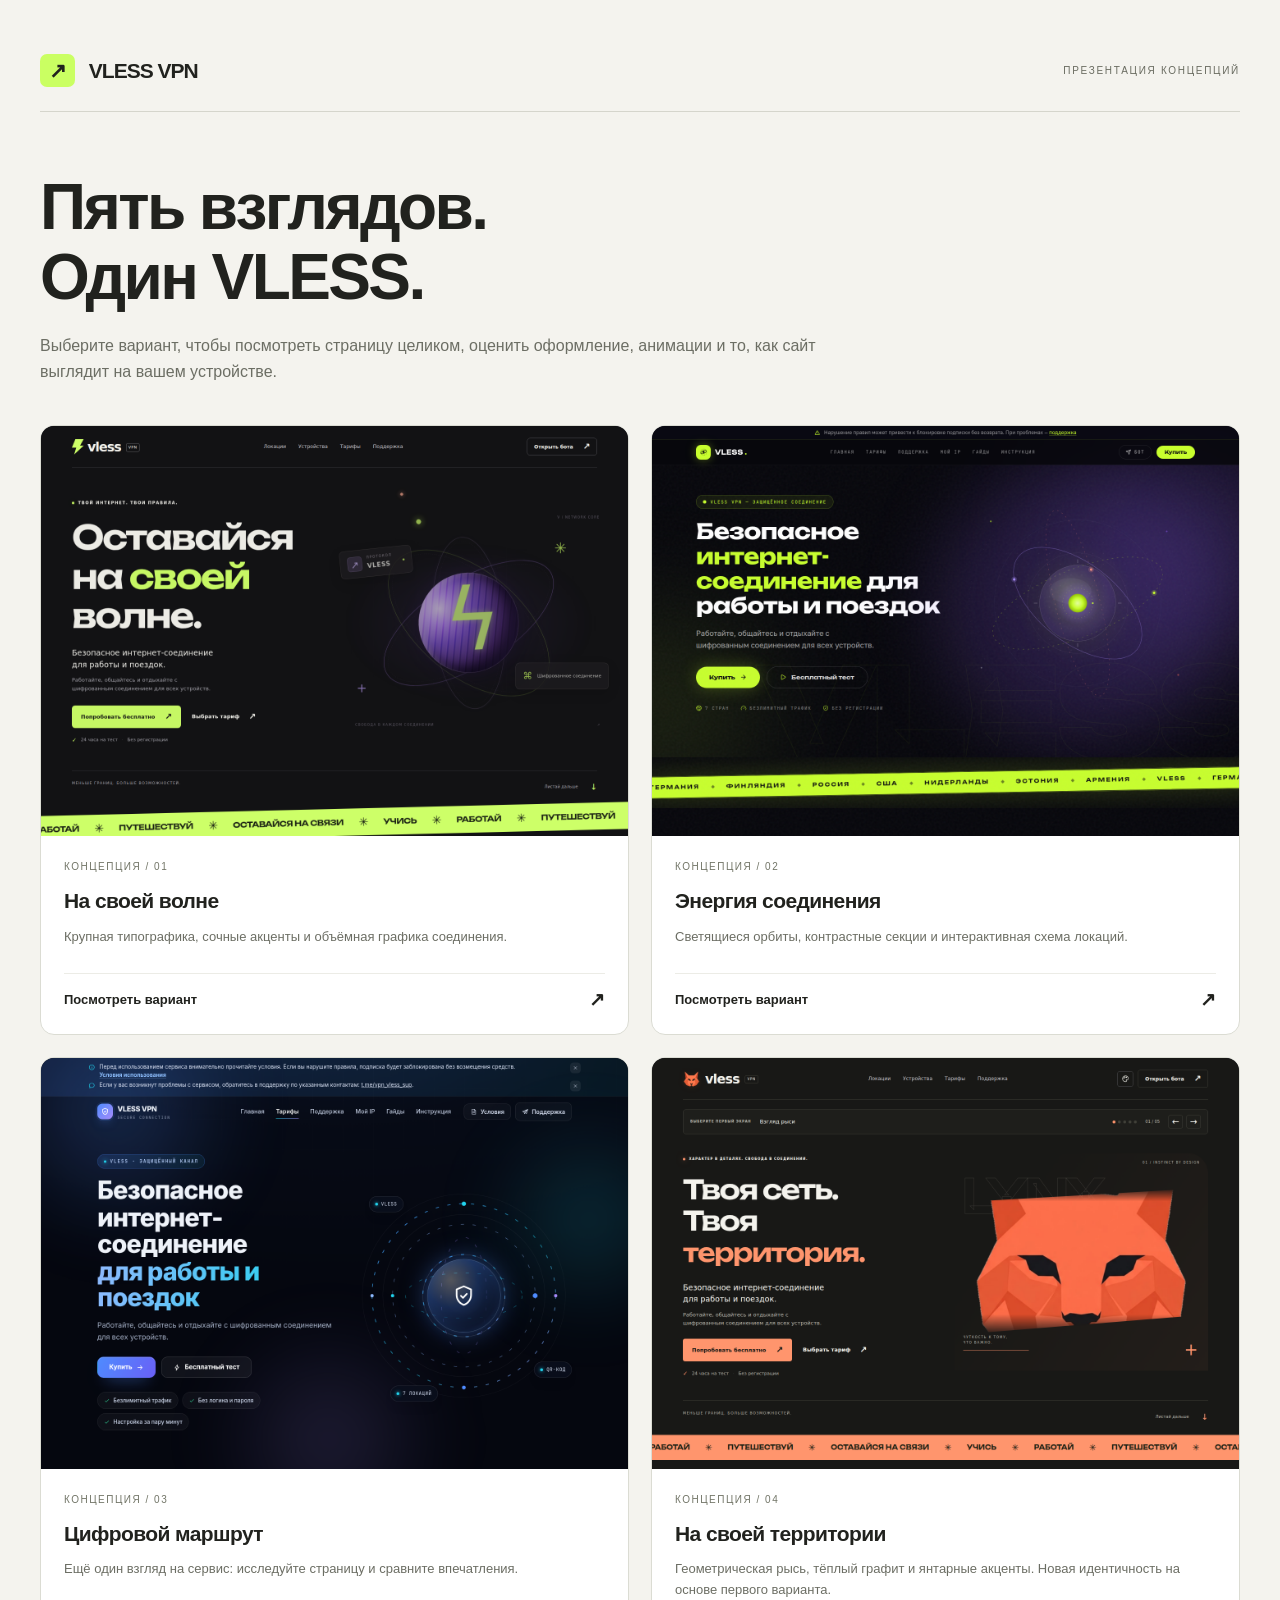
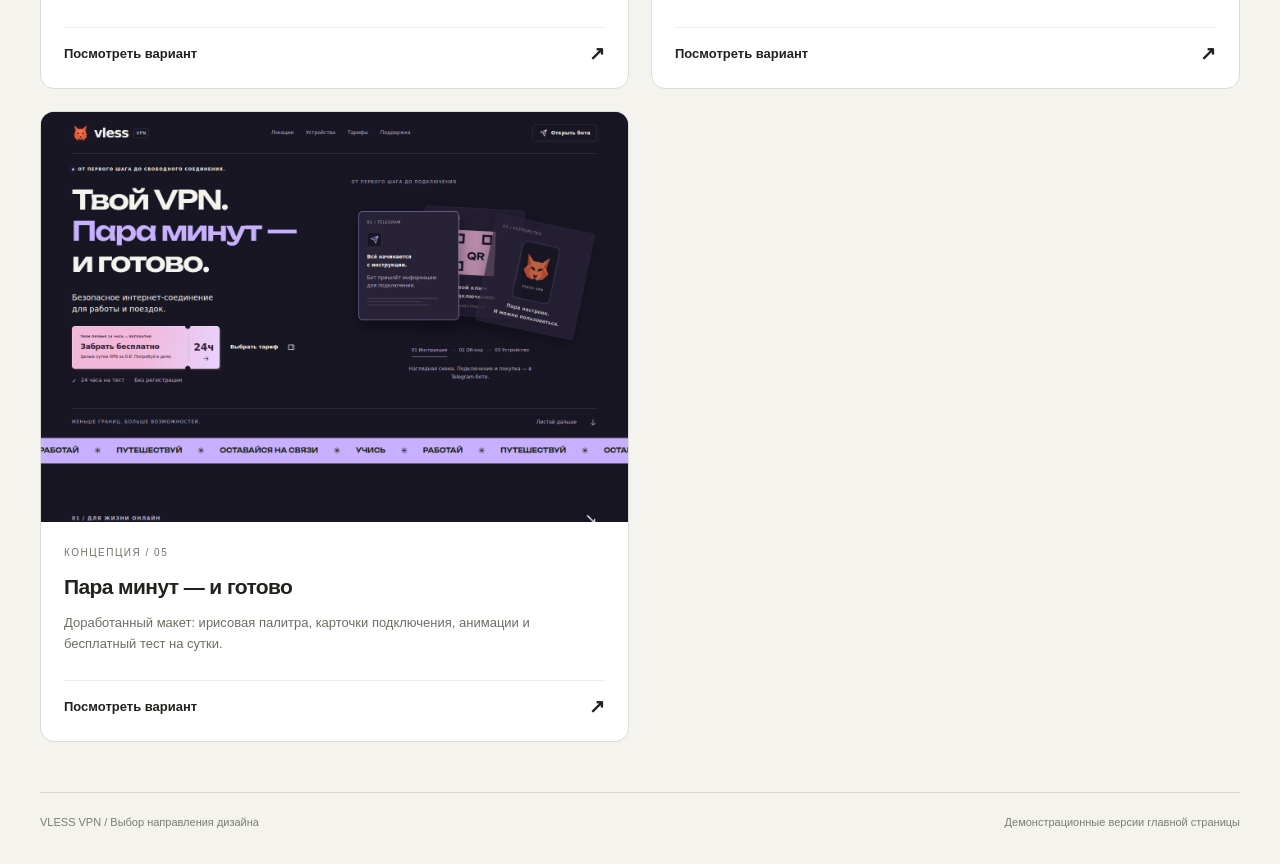
<file: index.html>
<!doctype html>
<html lang="ru">
<head>
  <meta charset="utf-8">
  <meta name="viewport" content="width=device-width,initial-scale=1">
  <meta name="robots" content="noindex,nofollow">
  <meta name="theme-color" content="#f4f3ee">
  <title>VLESS VPN — варианты дизайна</title>
  <style>
    *{box-sizing:border-box}body{margin:0;background:#f4f3ee;color:#21221e;font:16px/1.6 Arial,Helvetica,sans-serif}main{max-width:1320px;margin:auto;padding:54px 40px 32px}header{display:flex;justify-content:space-between;align-items:center;border-bottom:1px solid #d5d5cc;padding-bottom:23px;gap:20px}.brand{font-weight:800;font-size:21px;letter-spacing:-1px}.brand span{background:#caff62;border-radius:7px;padding:5px 9px;margin-right:9px}.label{font-size:10px;letter-spacing:1.7px;text-transform:uppercase;color:#696b60}.intro{padding:60px 0 40px;max-width:790px}h1{font-size:clamp(36px,5vw,64px);line-height:1.1;letter-spacing:-2.6px;margin:0 0 21px}p{margin:0;color:#6c6e64}.grid{display:grid;grid-template-columns:repeat(3,1fr);gap:22px}.card{display:flex;flex-direction:column;border:1px solid #dbdcd3;background:#fff;border-radius:14px;overflow:hidden;transition:transform .2s,box-shadow .2s;color:inherit;text-decoration:none}.card:hover{transform:translateY(-5px);box-shadow:0 14px 34px #22220e0e}.card:focus-visible{outline:3px solid #7d5bd6;outline-offset:5px}.image{aspect-ratio:1.43;background:#17151f;overflow:hidden}.image img{width:100%;height:100%;object-fit:cover;object-position:top;display:block}.content{padding:23px;display:flex;flex-direction:column;flex:1}.number{font-size:10px;letter-spacing:1.5px;color:#727567}h2{font-size:21px;letter-spacing:-.6px;margin:9px 0}.content p{font-size:13px;margin-bottom:26px}.cta{margin-top:auto;border-top:1px solid #ecece6;padding-top:16px;font-size:13px;font-weight:700;display:flex;justify-content:space-between;gap:15px}.arrow{font-size:19px;line-height:1}footer{margin-top:50px;border-top:1px solid #d5d5cc;padding-top:21px;display:flex;justify-content:space-between;gap:20px;font-size:11px;color:#7a7d70}@media(max-width:900px){main{padding:28px 22px}.grid{grid-template-columns:1fr;max-width:640px}.intro{padding:45px 0 30px}h1{letter-spacing:-1.5px}.card{display:grid;grid-template-columns:1fr 1fr}.image{aspect-ratio:auto;min-height:235px}.content{padding:21px}.content p{margin-bottom:20px}}@media(max-width:480px){header .label{font-size:8px;letter-spacing:.8px}.card{display:flex}.image{aspect-ratio:1.43;min-height:0}.intro p{font-size:14px}footer{flex-direction:column;gap:7px}}@media(prefers-reduced-motion:reduce){.card{transition:none}}
    .grid{grid-template-columns:repeat(2,minmax(0,1fr))}@media(max-width:900px){.grid{grid-template-columns:1fr}}
  </style>
</head>
<body><main>
  <header><div class="brand"><span>↗</span> VLESS VPN</div><span class="label">Презентация концепций</span></header>
  <section class="intro"><h1>Пять взглядов.<br>Один VLESS.</h1><p>Выберите вариант, чтобы посмотреть страницу целиком, оценить оформление, анимации и то, как сайт выглядит на вашем устройстве.</p></section>
  <div class="grid">
    <a class="card" href="variant1/"><div class="image"><img src="variant1/preview-desktop.png" alt="Первый вариант: крупная типографика, лайм и объёмное фиолетовое ядро" width="1440" height="1000"></div><div class="content"><span class="number">КОНЦЕПЦИЯ / 01</span><h2>На своей волне</h2><p>Крупная типографика, сочные акценты и объёмная графика соединения.</p><span class="cta">Посмотреть вариант <span class="arrow">↗</span></span></div></a>
    <a class="card" href="variant2/"><div class="image"><img src="variant2/preview-desktop.png" alt="Второй вариант: светящиеся орбиты, тёмный фон и яркие цветовые секции" width="1440" height="1000"></div><div class="content"><span class="number">КОНЦЕПЦИЯ / 02</span><h2>Энергия соединения</h2><p>Светящиеся орбиты, контрастные секции и интерактивная схема локаций.</p><span class="cta">Посмотреть вариант <span class="arrow">↗</span></span></div></a>
    <a class="card" href="variant3/"><div class="image"><img src="variant3/preview-desktop.png" alt="Третий вариант дизайна VLESS VPN" width="1440" height="1000"></div><div class="content"><span class="number">КОНЦЕПЦИЯ / 03</span><h2>Цифровой маршрут</h2><p>Ещё один взгляд на сервис: исследуйте страницу и сравните впечатления.</p><span class="cta">Посмотреть вариант <span class="arrow">↗</span></span></div></a>
    <a class="card" href="variant4/"><div class="image"><img src="variant4/preview-desktop.png" alt="Четвёртый вариант: геометрическая рысь, тёплый графит и оранжевые акценты" width="1440" height="1000"></div><div class="content"><span class="number">КОНЦЕПЦИЯ / 04</span><h2>На своей территории</h2><p>Геометрическая рысь, тёплый графит и янтарные акценты. Новая идентичность на основе первого варианта.</p><span class="cta">Посмотреть вариант <span class="arrow">↗</span></span></div></a>
    <a class="card" href="variant5/"><div class="image"><img src="variant5/preview-desktop.png" alt="Пятый вариант: ирисовые акценты, карточки подключения и бесплатный тест" width="1440" height="1000"></div><div class="content"><span class="number">КОНЦЕПЦИЯ / 05</span><h2>Пара минут — и готово</h2><p>Доработанный макет: ирисовая палитра, карточки подключения, анимации и бесплатный тест на сутки.</p><span class="cta">Посмотреть вариант <span class="arrow">↗</span></span></div></a>
  </div>
  <footer><span>VLESS VPN / Выбор направления дизайна</span><span>Демонстрационные версии главной страницы</span></footer>
</main></body>
</html>
</file>
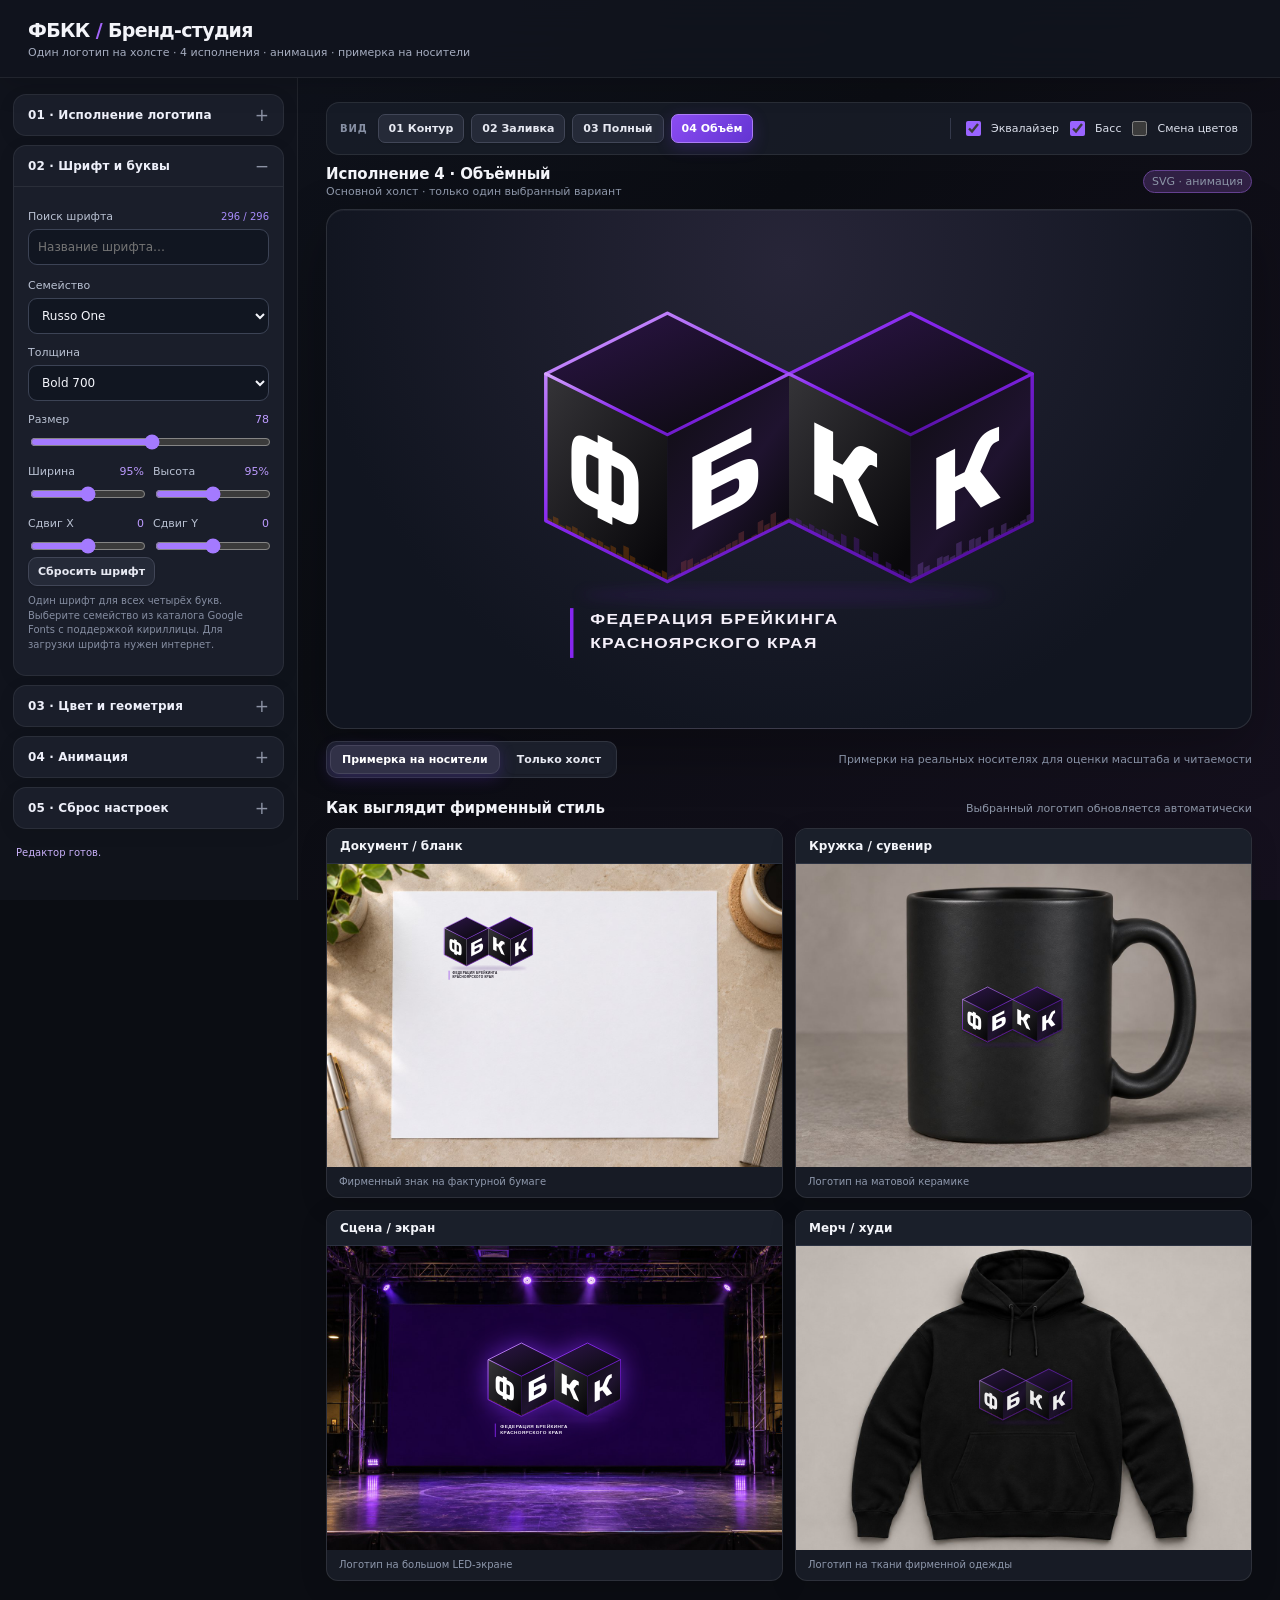
<file: fbkk-brand-studio/index.html>
<!doctype html><html lang="ru"><head><meta charset="utf-8"><meta name="viewport" content="width=device-width,initial-scale=1"><title>ФБКК · Бренд-студия</title><style>
:root{font-family:Inter,Arial,sans-serif;background:#0e0d13;color:#f5f2fa;font-synthesis:none}*{box-sizing:border-box}body{margin:0}button,input,select{font:inherit}button{cursor:pointer;border:1px solid #484052;background:#24202e;color:#f8f5ff;padding:10px 13px;border-radius:9px}button:hover{border-color:#a875fa}button.active,.primary{background:#7425d6;border-color:#9e5afa}button:disabled{opacity:.4;cursor:not-allowed}header{display:flex;justify-content:space-between;align-items:center;gap:12px;padding:15px 22px;border-bottom:1px solid #302a3a;flex-wrap:wrap}header h1{font-size:19px;margin:0}header p{margin:4px 0 0;color:#a9a1b4;font-size:12px}.topactions{display:flex;gap:7px;flex-wrap:wrap}.layout{display:grid;grid-template-columns:310px minmax(0,1fr);min-height:calc(100vh - 75px)}aside{background:#16131d;border-right:1px solid #302a3a;padding:15px;overflow:auto;max-height:calc(100vh - 75px);position:sticky;top:0}.section{border:1px solid #342d40;border-radius:12px;margin-bottom:11px;overflow:hidden}.section>summary{list-style:none;cursor:pointer;padding:13px 14px;font-weight:700;font-size:13px;display:flex;justify-content:space-between}.section>summary:after{content:'⌄';color:#b69cd3}.section[open]>summary{border-bottom:1px solid #342d40}.section-body{padding:12px 14px 15px}.hint{font-size:11px;color:#aaa1b6;line-height:1.5}.label{display:flex;justify-content:space-between;align-items:center;margin:12px 0 5px;font-size:12px;color:#c9c0d3}.label output{color:#caa6ff;font-variant-numeric:tabular-nums}input[type=range]{width:100%;accent-color:#a15aff}input[type=text],select{background:#24202d;border:1px solid #4b4256;color:#fff;width:100%;border-radius:8px;padding:9px;min-width:0}input[type=color]{width:100%;height:32px;border:0;background:transparent;cursor:pointer}.two{display:grid;grid-template-columns:1fr 1fr;gap:10px}.toggle{display:flex;justify-content:space-between;align-items:center;gap:8px;font-size:13px;padding:9px 0}.toggle input{accent-color:#9b4bea;width:18px;height:18px}.seg{display:grid;grid-template-columns:repeat(2,1fr);gap:6px}.seg button{font-size:12px;padding:9px 5px}.stage{padding:19px;min-width:0}.stage-top{display:flex;justify-content:space-between;align-items:center;gap:12px;flex-wrap:wrap;margin-bottom:12px}.stage-top h2{font-size:16px;margin:0}.stage-top span{font-size:12px;color:#ada4bb}.canvas{background:radial-gradient(ellipse at 50% 15%,#292132,#121019 70%);border:1px solid #393042;border-radius:15px;min-height:360px;display:flex;align-items:center;justify-content:center;overflow:hidden;padding:18px}.canvas.light{background:#f7f7f8}.canvas svg{width:min(100%,850px);max-height:560px;display:block}.below{display:flex;align-items:center;justify-content:space-between;gap:12px;flex-wrap:wrap;margin:12px 0 25px}.tabs{display:flex;gap:7px;flex-wrap:wrap}.tabs button{font-size:12px}.mock-grid{display:grid;grid-template-columns:repeat(2,minmax(0,1fr));gap:14px}.mock{border:1px solid #393040;border-radius:13px;overflow:hidden;background:#201c28}.mock header{padding:11px 14px;border:0;background:#211c29;font-size:13px;font-weight:700}.mock .visual{background:#f2f1f4;aspect-ratio:1.5;display:flex;align-items:center;justify-content:center}.mock .visual svg{display:block;width:100%;height:100%}.mock footer{font-size:11px;color:#aca4b8;padding:10px 14px;line-height:1.4}.muted{color:#a9a0b5;font-size:12px}.status{color:#c7a1f8;font-size:11px;margin-top:9px;line-height:1.5}.pill{background:#282132;color:#d3b9f8;padding:4px 8px;border-radius:20px;font-size:11px}.compact-actions{display:flex;gap:7px;flex-wrap:wrap}.compact-actions button{font-size:12px;padding:8px}.hidden{display:none!important}@media(max-width:920px){.layout{grid-template-columns:1fr}aside{position:static;max-height:none;border-right:0;border-bottom:1px solid #302a3a}.mock-grid{grid-template-columns:1fr}}@media(max-width:540px){.stage{padding:10px}.canvas{min-height:260px;padding:4px}.topactions button{font-size:11px;padding:8px}}

/* Studio v7 — compact, coherent interface */
:root{font-family:Inter,ui-sans-serif,system-ui,-apple-system,"Segoe UI",Arial,sans-serif;background:#0c0e14;color:#eef0f6;color-scheme:dark}
body{background:#0c0e14;font-size:13px}button{transition:background .15s,border-color .15s,transform .15s;background:#20232e;border:1px solid #353a49;color:#e7e9f2;border-radius:9px;padding:8px 11px;font-weight:550}button:hover{background:#2a2c3b;border-color:#7765a4}button.active,.primary{background:#7134dd;border-color:#8652e9;color:#fff}button:focus-visible,summary:focus-visible,input:focus-visible,select:focus-visible{outline:2px solid #a48aff;outline-offset:2px}
body>header{height:66px;padding:10px 24px;border-bottom:1px solid #272c39;background:#12151e;position:relative;z-index:3;flex-wrap:nowrap}header h1{font-size:17px;letter-spacing:-.4px;font-weight:760}header p{font-size:11px;color:#8992a6;margin-top:2px}.topactions{gap:7px}.topactions button{font-size:12px;padding:9px 12px}.topactions .primary{box-shadow:0 2px 12px #6d2cd022}
.layout{grid-template-columns:270px minmax(0,1fr);min-height:calc(100vh - 66px)}aside{background:#12151e;border-right:1px solid #282e3b;padding:14px 11px;max-height:calc(100vh - 66px);top:0;scrollbar-width:thin;scrollbar-color:#35384b transparent}.section{border:1px solid #2a2f3e;border-radius:10px;margin-bottom:7px;background:#171b25}.section>summary{padding:11px 12px;font-size:12px;font-weight:650;letter-spacing:.01em;color:#dce0ec;align-items:center}.section>summary:after{content:'+';font-size:17px;line-height:10px;font-weight:400;color:#8d93a5}.section[open]>summary:after{content:'−'}.section[open]>summary{border-bottom:1px solid #2b3040}.section-body{padding:9px 12px 12px}.hint{font-size:10px;color:#858da1;line-height:1.45;margin:8px 0}.label{font-size:11px;color:#abb4c7;margin:10px 0 4px}.label output{color:#bd9bff}.toggle{font-size:11.5px;padding:7px 0;color:#d6dbe6}.toggle input{width:15px;height:15px;accent-color:#8a52ef}input[type=text],select{font-size:12px;background:#10141e;border-color:#343a4b;padding:8px 9px;border-radius:7px}input[type=range]{height:16px;accent-color:#9357f5}.two{gap:9px}.seg{gap:5px}.seg button{padding:8px 3px;font-size:11px}.compact-actions button{font-size:11px;padding:7px 9px}.stage{padding:18px 24px 32px;max-width:1600px;width:100%;margin:0 auto}.stage-top{margin-bottom:11px}.stage-top h2{font-size:14px;font-weight:700;letter-spacing:-.15px}.stage-top span{font-size:11px;color:#8c95a7}.pill{font-size:10px;background:#202132;color:#bba3f2;border:1px solid #333047}.canvas{border:1px solid #303747;background:radial-gradient(ellipse at 50% 5%,#202431,#141823 78%);border-radius:15px;padding:14px;min-height:0;box-shadow:0 12px 35px #0000001c}.canvas.light{background:#f3f4f7}.canvas svg{width:min(100%,780px);max-height:min(52vh,480px);min-height:0}.below{margin:12px 0 21px}.tabs{gap:5px;padding:3px;border:1px solid #2e3342;border-radius:10px;background:#171b25}.tabs button{padding:7px 11px;font-size:11px;border-color:transparent;background:transparent}.tabs button.active{background:#313147;border-color:#45445b;color:#fff}.muted{font-size:11px;color:#8791a5}.mock-grid{gap:12px}.mock{border-color:#303646;border-radius:12px;background:#171b25}.mock header{background:#1a1f2a;padding:10px 13px;font-size:12px;border-bottom:1px solid #2b3140}.mock .visual{aspect-ratio:1.8;background:#eef0f5}.mock footer{font-size:10px;color:#8e98ac;padding:8px 12px}.status{font-size:10px;color:#bca5f4}
.studio-bar{display:flex;align-items:center;gap:12px;justify-content:space-between;flex-wrap:wrap;margin-bottom:14px;padding:9px 11px;background:#161b26;border:1px solid #2c3241;border-radius:12px}.studio-bar .bar-group{display:flex;align-items:center;gap:7px;flex-wrap:wrap}.studio-bar .bar-label{font-size:10px;color:#8790a4;text-transform:uppercase;letter-spacing:.09em;font-weight:750;margin-right:3px}.studio-bar .bar-group button{font-size:11px;padding:7px 10px;border-radius:7px}.studio-bar .bar-group button.selected{background:#6b32cf;border-color:#8650e8;color:#fff}.studio-bar .bar-toggle{display:flex;align-items:center;gap:7px;font-size:11px;color:#dce0ec;cursor:pointer}.studio-bar input{accent-color:#9a64ff;width:15px;height:15px}.studio-bar .bar-divider{height:21px;width:1px;background:#34394b;margin:0 4px}.studio-bar .bar-note{font-size:10px;color:#7f889d}
@media(max-width:1100px){.layout{grid-template-columns:242px minmax(0,1fr)}.stage{padding:14px}.studio-bar{gap:8px}}
@media(max-width:780px){body>header{height:auto;min-height:66px;flex-wrap:wrap;padding:12px 15px}.layout{grid-template-columns:1fr}aside{position:static;max-height:none;display:grid;grid-template-columns:repeat(2,minmax(0,1fr));gap:7px;padding:10px;border-right:0;border-bottom:1px solid #2d3342}aside .section{margin:0}aside .section:last-child:nth-child(odd){grid-column:1/-1}.stage{padding:12px}.mock-grid{grid-template-columns:repeat(2,minmax(0,1fr))}.canvas svg{max-height:450px}}
@media(max-width:530px){aside{grid-template-columns:1fr}.mock-grid{grid-template-columns:1fr}.topactions button{font-size:11px;padding:7px 9px}.studio-bar{padding:9px}.studio-bar .bar-group button{padding:7px 8px}.bar-divider{display:none}.stage-top span{display:none}}

#modes[hidden]{display:none!important}.studio-bar{margin-bottom:10px}.section:first-child .section-body{padding-top:7px}

/* Brand Studio — refreshed workspace */
:root{background:#0b0d13;color:#f3f4f9;color-scheme:dark}
body{background:linear-gradient(135deg,#10141f 0%,#0b0d13 45%,#15101e 100%) fixed}
body>header{height:auto;min-height:78px;padding:16px 28px;background:#11141eea;backdrop-filter:blur(18px);border-bottom:1px solid #ffffff12;box-shadow:0 8px 30px #0002}
body>header h1{font-size:19px;letter-spacing:-.035em}body>header p{font-size:11px;color:#a6adc0;margin-top:5px}
.layout{grid-template-columns:298px minmax(0,1fr);min-height:calc(100vh - 78px)}
aside{background:#11141de8;border-right:1px solid #ffffff12;padding:16px 13px;max-height:calc(100vh - 78px)}
.section{background:#1a1e2a;border-color:#ffffff12;border-radius:13px;margin-bottom:9px;box-shadow:0 4px 18px #00000012}
.section>summary{font-size:12px;padding:13px 14px;color:#eef0fa}.section[open]>summary{border-bottom-color:#ffffff12}
.section-body{padding:11px 14px 15px}.label{font-size:11px;margin:12px 0 6px;color:#b9c1d2}
input[type=text],select{background:#111621;border:1px solid #3c4355;border-radius:9px;min-height:36px;color:#f4f5fb}
input[type=text]:hover,select:hover{border-color:#8a6acc}select{cursor:pointer}
input[type=range]{accent-color:#a47aff}.toggle input{accent-color:#a47aff}
button{border-radius:9px;border-color:#414657;background:#252a38;box-shadow:0 1px 2px #0002}
button:hover{background:#32394b;border-color:#aa81f5;transform:translateY(-1px)}
button.active,.primary,.studio-bar .bar-group button.selected{background:linear-gradient(135deg,#8b4cf2,#6334d2);border-color:#ac7cf7;box-shadow:0 4px 16px #6d36dc40}
.stage{padding:24px 28px 36px}.stage-top h2{font-size:15px}.studio-bar{background:#1a1e2acc;border-color:#ffffff15;border-radius:13px;padding:11px 13px}
.canvas{background:radial-gradient(ellipse at 50% 10%,#272538,#111520 73%);border-color:#ffffff1c;border-radius:18px;box-shadow:0 20px 55px #0004,inset 0 1px #ffffff0b;padding:25px}
.canvas.light{background:#f8f8fb}.tabs{background:#1b1f2b;border-color:#ffffff18}.mock{border-color:#ffffff18;box-shadow:0 8px 28px #0002}
.pill{background:#302044;border-color:#644190;color:#dbc5ff}.status{padding:7px 3px;color:#c9b0f8}
#fontCount{font-size:10px;color:#a78bfa}#fontSearch{margin-bottom:2px}
@media(max-width:1100px){.layout{grid-template-columns:260px minmax(0,1fr)}}
@media(max-width:780px){.layout{grid-template-columns:1fr}aside{max-height:none}.stage{padding:16px}}
@media(max-width:530px){body>header{padding:14px}.stage{padding:11px}.canvas{padding:9px}}


.mock .visual{position:relative;aspect-ratio:3/2;overflow:hidden;background:#171b25}
.mock .visual>img{width:100%;height:100%;display:block;object-fit:cover}
.mock .visual>.mock-logo{position:absolute;display:flex;align-items:center;justify-content:center;pointer-events:none}
.mock .visual>.mock-logo svg{width:100%;height:100%;display:block}
.mock-letterhead .mock-logo{left:20%;top:13%;width:31%;height:28%}
.mock-mug .mock-logo{left:34%;top:31%;width:27%;height:34%;filter:drop-shadow(0 1px 1px #0005)}
.mock-stage .mock-logo{left:31%;top:25%;width:38%;height:42%;filter:drop-shadow(0 0 12px #8b32ff99)}
.mock-hoodie .mock-logo{left:38%;top:34%;width:25%;height:27%;opacity:.93;filter:drop-shadow(0 1px 2px #0007)}
.random-style{width:100%;margin-top:13px;padding:10px 12px}
</style></head><body><header><div><h1>ФБКК <span style="color:#a365f9">/</span> Бренд-студия</h1><p>Один логотип на холсте · 4 исполнения · анимация · примерка на носители</p></div></header><div class="layout"><aside>
<details class="section" open><summary>01 · Исполнение логотипа</summary><div class="section-body"><div class="seg" id="modes" hidden><button data-mode="wire">1 · Контур</button><button data-mode="front">2 · Заливка</button><button data-mode="flat">3 · Полный</button><button data-mode="depth">4 · Объём</button></div><label class="toggle">Подпись федерации <input type="checkbox" id="caption" checked></label><label class="toggle">Светлый фон холста <input type="checkbox" id="light"></label><label class="toggle">Поменять цвета букв и граней <input type="checkbox" id="invert"></label></div></details>
<details class="section" open><summary>02 · Шрифт и буквы</summary><div class="section-body"><label class="label" for="fontSearch">Поиск шрифта <output id="fontCount"></output></label><input id="fontSearch" type="text" placeholder="Название шрифта…" autocomplete="off"><label class="label" for="font">Семейство</label><select id="font" aria-label="Шрифт Google с поддержкой кириллицы"></select><label class="label">Толщина</label><select id="weight"><option value="400">Regular 400</option><option value="500">Medium 500</option><option value="600">Semi Bold 600</option><option value="700" selected>Bold 700</option><option value="800">Extra Bold 800</option><option value="900">Black 900</option></select><label class="label">Размер <output id="sizeOut"></output></label><input id="size" type="range" min="45" max="110" value="78"><div class="two"><div><label class="label">Ширина <output id="widthOut"></output></label><input id="width" type="range" min="65" max="125" value="95"></div><div><label class="label">Высота <output id="heightOut"></output></label><input id="height" type="range" min="65" max="125" value="95"></div></div><div class="two"><div><label class="label">Сдвиг X <output id="xOut"></output></label><input id="x" type="range" min="-25" max="25" value="0"></div><div><label class="label">Сдвиг Y <output id="yOut"></output></label><input id="y" type="range" min="-25" max="25" value="0"></div></div><div class="compact-actions"><button id="resetFont">Сбросить шрифт</button></div><p class="hint">Один шрифт для всех четырёх букв. Выберите семейство из каталога Google Fonts с поддержкой кириллицы. Для загрузки шрифта нужен интернет.</p></div></details>
<details class="section"><summary>03 · Цвет и геометрия</summary><div class="section-body"><div class="two"><div><label class="label">Контур</label><input id="stroke" type="color" value="#8626ef"></div><div><label class="label">Буквы</label><input id="letter" type="color" value="#ffffff"></div><div><label class="label">Грани</label><input id="face" type="color" value="#111015"></div><div><label class="label">Акцент</label><input id="accent" type="color" value="#ff7a00"></div></div><button id="randomStyle" class="primary random-style" type="button">↻ Подобрать стиль</button><label class="label">Высота кубов <output id="cubeHeightOut"></output></label><input id="cubeHeight" type="range" min="80" max="110" value="88"><p class="hint">88% — ранее согласованная визуальная коррекция высоты. Оба куба меняются синхронно.</p></div></details>
<details class="section" open><summary>04 · Анимация</summary><div class="section-body"><label class="toggle">Эквалайзер <input type="checkbox" id="eq" checked></label><label class="label">Высота эквалайзера <output id="eqHeightOut"></output></label><input type="range" id="eqHeight" min="5" max="28" value="13"><label class="label">Прозрачность <output id="eqOpacityOut"></output></label><input type="range" id="eqOpacity" min="5" max="60" value="23"><label class="toggle">Басовый эффект <input type="checkbox" id="bass" checked></label><label class="label">Вариант баса</label><select id="bassMode"><option value="pulse">1 · Импульс</option><option value="wave">2 · Волна</option><option value="membrane" selected>3 · Мембрана</option></select><label class="label">Интенсивность баса <output id="bassPowerOut"></output></label><input type="range" id="bassPower" min="1" max="100" value="30"><label class="label">Темп <output id="bpmOut"></output></label><input type="range" id="bpm" min="65" max="160" value="112"><label class="toggle">Пауза анимации <input type="checkbox" id="paused"></label><p class="hint">Анимация имитирует музыкальный ритм. Не анализирует звук микрофона или аудиофайл.</p></div></details>
<details class="section"><summary>05 · Сброс настроек</summary><div class="section-body"><button id="reset" type="button">Сбросить всё</button><p class="hint">Выбранный вариант автоматически сохраняется в этом браузере.</p></div></details>
<div class="status" id="status">Редактор готов.</div></aside><main class="stage"><div class="stage-top"><div><h2 id="currentTitle">Исполнение 4 · Объёмное</h2><span>Основной холст · только один выбранный вариант</span></div><span class="pill" id="modePill">SVG · анимированный</span></div><div id="canvas" class="canvas"></div><div class="below"><div class="tabs"><button id="toggleMock" class="active">Примерка на носители</button><button id="toggleOnly">Только холст</button></div><span class="muted">Примерки на реальных носителях для оценки масштаба и читаемости</span></div><section id="mockSection"><div class="stage-top"><h2>Как выглядит фирменный стиль</h2><span>Выбранный логотип обновляется автоматически</span></div><div class="mock-grid" id="mockGrid"></div></section></main></div>
<script>
const CYRILLIC_FONTS=["Advent Pro","Akt","Alegreya","Alegreya Sans","Alegreya Sans SC","Alegreya SC","Alice","Alumni Sans","Alumni Sans Collegiate One","Alumni Sans Pinstripe","Alumni Sans SC","Amatic SC","Andika","Anonymous Pro","Arimo","Arsenal","Arsenal SC","Bad Script","Balsamiq Sans","Bellota","Bellota Text","Bitter","BIZ UDGothic","BIZ UDMincho","BIZ UDPGothic","BIZ UDPMincho","Bona Nova","Bona Nova SC","Brygada 1918","Cactus Classical Serif","Carlito","Cascadia Code","Cascadia Mono","Caveat","Charis SIL","Chiron GoRound TC","Chiron Hei HK","Chiron Sung HK","Chocolate Classical Sans","Climate Crisis","Comfortaa","Comforter","Comforter Brush","Comic Relief","Commissioner","Cormorant","Cormorant Garamond","Cormorant Infant","Cormorant SC","Cormorant Unicase","Cousine","Cuprum","Days One","Dela Gothic One","Didact Gothic","DotGothic16","EB Garamond","El Messiri","Exo 2","Finlandica Headline","Finlandica Text","Fira Code","Fira Mono","Fira Sans","Fira Sans Condensed","Fira Sans Extra Condensed","Flow Block","Flow Circular","Flow Rounded","Forum","Gabriela","Geist","Geist Mono","Gentium Book Plus","Gentium Plus","Geologica","Gidole","Golos Text","Google Sans","Gothic A1","Great Vibes","Hachi Maru Pop","Handjet","Hina Mincho","Huninn","IBM Plex Mono","IBM Plex Sans","IBM Plex Sans JP","IBM Plex Serif","Inter","Inter Tight","Iosevka Charon","Iosevka Charon Mono","Istok Web","JetBrains Mono","Jost","Jura","Kablammo","Kaisei Decol","Kaisei HarunoUmi","Kaisei Opti","Kaisei Tokumin","Kelly Slab","Kiwi Maru","Klee One","Kosugi","Kosugi Maru","Kurale","Ledger","Libertinus Sans","Libertinus Serif","Libertinus Serif Display","Libre Franklin","Lilex","LINE Seed JP","Liter","Literata","Lobster","Lora","Lunasima","LXGW Marker Gothic","LXGW WenKai Mono TC","LXGW WenKai TC","M PLUS 1p","M PLUS Rounded 1c","Manrope","Marck Script","Marmelad","Martian Mono","Merriweather","Moderustic","Monomakh","Montserrat","Montserrat Alternates","Montserrat Underline","Mulish","Murecho","Nata Sans","Neucha","News Cycle","Nobile","Noto Sans","Noto Sans Display","Noto Sans HK","Noto Sans JP","Noto Sans KR","Noto Sans Mono","Noto Sans SC","Noto Sans TC","Noto Serif","Noto Serif Display","Noto Serif HK","Noto Serif JP","Noto Serif KR","Noto Serif SC","Noto Serif TC","Nunito","Nunito Sans","Oi","Old Standard TT","Onest","Open Sans","Oranienbaum","Orelega One","Oswald","Overpass","Overpass Mono","Pacifico","Pangolin","Pattaya","Philosopher","Piazzolla","Pixelify Sans","Play","Playfair","Playfair Display","Playfair Display SC","Playpen Sans","Pliant","Pochaevsk","Podkova","Poiret One","Ponomar","Prata","Press Start 2P","Prosto One","PT Mono","PT Sans","PT Sans Caption","PT Sans Narrow","PT Serif","PT Serif Caption","Raleway","Rampart One","Reggae One","Roboto","Roboto Condensed","Roboto Flex","Roboto Mono","Roboto Serif","Roboto Slab","Rubik","Rubik 80s Fade","Rubik Beastly","Rubik Broken Fax","Rubik Bubbles","Rubik Burned","Rubik Dirt","Rubik Distressed","Rubik Doodle Shadow","Rubik Doodle Triangles","Rubik Gemstones","Rubik Glitch","Rubik Glitch Pop","Rubik Iso","Rubik Lines","Rubik Maps","Rubik Marker Hatch","Rubik Maze","Rubik Microbe","Rubik Mono One","Rubik Moonrocks","Rubik Pixels","Rubik Puddles","Rubik Scribble","Rubik Spray Paint","Rubik Storm","Rubik Vinyl","Rubik Wet Paint","Ruda","Ruslan Display","Russo One","Sansation","Sawarabi Gothic","Scada","Science Gothic","Seymour One","Shafarik","Shantell Sans","SN Pro","Sofia Sans","Sofia Sans Condensed","Sofia Sans Extra Condensed","Sofia Sans Semi Condensed","Source Code Pro","Source Sans 3","Source Serif 4","Spectral","Spectral SC","Stalinist One","Stick","STIX Two Text","Tektur","Tenor Sans","TikTok Sans","Tinos","Tiny5","Tiny5 Duo","Train One","Triodion","Tuffy","Ubuntu","Ubuntu Condensed","Ubuntu Mono","Ubuntu Sans","Ubuntu Sans Mono","Unbounded","Underdog","UoqMunThenKhung","Viaoda Libre","Victor Mono","Vollkorn","Vollkorn SC","WDXL Lubrifont JP N","WDXL Lubrifont SC","WDXL Lubrifont TC","Wix Madefor Display","Wix Madefor Text","Xmind","Yanone Kaffeesatz","Yeseva One","Yomogi","Ysabeau","Ysabeau Infant","Ysabeau Office","Ysabeau SC","Yuji Boku","Yuji Mai","Yuji Syuku","Zen Antique","Zen Antique Soft","Zen Kaku Gothic Antique","Zen Kaku Gothic New","Zen Kurenaido","Zen Maru Gothic","Zen Old Mincho"];
const $=id=>document.getElementById(id);const defaults={mode:'depth',caption:true,light:false,invert:false,font:'Russo One',weight:700,size:78,width:95,height:95,x:0,y:0,stroke:'#8626ef',letter:'#ffffff',face:'#111015',accent:'#ff7a00',cubeHeight:88,eq:true,eqHeight:13,eqOpacity:23,bass:true,bassMode:'membrane',bassPower:30,bpm:112,paused:false};let s={...defaults};let loaded=new Set();let updateTimer;const modes={wire:'1 · Контурный',front:'2 · С заливкой',flat:'3 · Полный',depth:'4 · Объёмный'};
const faces=[[[100,95],[205,155],[205,300],[100,240]],[[205,155],[310,95],[310,240],[205,300]],[[310,95],[415,155],[415,300],[310,240]],[[415,155],[520,95],[520,240],[415,300]]];const tops=[[[100,95],[205,35],[310,95],[205,155]],[[310,95],[415,35],[520,95],[415,155]]];const poly=p=>p.map(q=>q.join(',')).join(' ');const esc=t=>String(t).replace(/[&<>"']/g,c=>({'&':'&amp;','<':'&lt;','>':'&gt;','"':'&quot;',"'":'&apos;'}[c]));
function populateFonts(query=''){const select=$('font');const current=s.font;const matches=CYRILLIC_FONTS.filter(name=>name.toLocaleLowerCase().includes(query.trim().toLocaleLowerCase()));select.replaceChildren();for(const name of matches){const option=document.createElement('option');option.value=name;option.textContent=name;select.append(option)}if(!matches.includes(current)){const option=document.createElement('option');option.value=current;option.textContent=current+' · выбран';select.prepend(option)}select.value=current;$('fontCount').textContent=matches.length+' / '+CYRILLIC_FONTS.length} $('fontSearch').addEventListener('input',e=>populateFonts(e.target.value));
function loadFont(name){if(!name||loaded.has(name))return;loaded.add(name);const l=document.createElement('link');l.rel='stylesheet';l.href='https://fonts.googleapis.com/css2?family='+encodeURIComponent(name).replace(/%20/g,'+')+'&display=swap';l.onload=()=>document.fonts.load('100px "'+name.replace(/["<>]/g,'')+'"','ФБКК').then(()=>render()).catch(()=>{});document.head.appendChild(l);}
function glyphs(){const c=glyphs.canvas||(glyphs.canvas=document.createElement('canvas'));const ctx=c.getContext('2d');return ['Ф','Б','К','К'].map((char,i)=>{const p=faces[i],a=p[1][0]-p[0][0],b=p[1][1]-p[0][1],cx=p[3][0]-p[0][0],d=p[3][1]-p[0][1];const family=s.font.replace(/["<>]/g,'');ctx.font=`${s.weight} 100px "${family}",Arial,sans-serif`;const m=ctx.measureText(char);const left=m.actualBoundingBoxLeft||0,right=m.actualBoundingBoxRight||m.width,asc=m.actualBoundingBoxAscent||74,desc=m.actualBoundingBoxDescent||10;const w=Math.max(1,left+right),h=Math.max(1,asc+desc);const sx=Math.min(.88,s.size/100*s.width/100*.79)/w,sy=Math.min(.86,s.size/100*s.height/100*.81)/h;const ox=-w/2+left,oy=h/2-desc;return `<g transform="matrix(${a} ${b} ${cx} ${d} ${p[0][0]} ${p[0][1]})"><g transform="translate(${(.5+s.x/360).toFixed(5)} ${(.5+s.y/360).toFixed(5)}) scale(${sx.toFixed(7)} ${sy.toFixed(7)})"><text x="${ox.toFixed(4)}" y="${oy.toFixed(4)}" font-family="${esc(family)},Arial,sans-serif" font-size="100" font-weight="${s.weight}" fill="${s.invert?s.face:s.letter}">${char}</text></g></g>`}).join('')}
function equalizers(id,animated){if(!s.eq)return '';const colors=[s.accent,blendColor(s.accent,s.stroke,.35),s.stroke,blendColor(s.stroke,'#ffffff',.3)];let out='';faces.forEach((p,i)=>{const a=p[1][0]-p[0][0],b=p[1][1]-p[0][1],c=p[3][0]-p[0][0],d=p[3][1]-p[0][1];let bars='';const n=19;for(let j=0;j<n;j++){const x=j/n+.006,w=.87/n;const max=s.eqHeight/100;const base=.17+.83*(.5+.5*Math.sin(j*2.3+i*1.7));const lo=Math.max(.025,max*(.10+base*.22));const hi=Math.max(lo+.004,max*(.34+base*.60));const duration=(60/s.bpm*(.55+(j%5)*.11)).toFixed(3);const begin=(-((j*7+i*13)%17)*.063).toFixed(3);bars+=`<rect x="${x.toFixed(4)}" y="${(1-lo).toFixed(4)}" width="${w.toFixed(4)}" height="${lo.toFixed(4)}" fill="${colors[i]}" rx=".003">${animated?`<animate attributeName="y" values="${1-lo};${1-hi};${1-lo*.6};${1-lo}" dur="${duration}s" begin="${begin}s" repeatCount="indefinite"/><animate attributeName="height" values="${lo};${hi};${lo*.6};${lo}" dur="${duration}s" begin="${begin}s" repeatCount="indefinite"/>`:''}</rect>`}out+=`<g clip-path="url(#${id}clip${i})" opacity="${s.eqOpacity/100}"><g transform="matrix(${a} ${b} ${c} ${d} ${p[0][0]} ${p[0][1]})">${bars}</g></g>`});return out}
function logoSvg({animated=true,background='transparent',caption=s.caption}={}){const id='fbkk';const wire=s.mode==='wire',depth=s.mode==='depth',hasTop=s.mode==='flat'||depth;const dur=(60/s.bpm).toFixed(3);const power=s.bassPower/100;const hy=s.cubeHeight/100;const edge=s.invert?s.face:(depth?`url(#${id}edge)`:s.stroke);const outlines=hasTop?['M100 95 L205 35 L310 95 L415 35 L520 95 L520 240 L415 300 L310 240 L205 300 L100 240 Z','M100 95 L205 155 L310 95 L415 155 L520 95','M205 155 L205 300','M310 95 L310 240','M415 155 L415 300']:['M100 95 L205 155 L310 95 L415 155 L520 95 L520 240 L415 300 L310 240 L205 300 L100 240 Z','M205 155 L205 300','M310 95 L310 240','M415 155 L415 300'];let defs=`<defs><filter id="fbkkInvert" color-interpolation-filters="sRGB"><feComponentTransfer><feFuncR type="linear" slope="-1" intercept="1"/><feFuncG type="linear" slope="-1" intercept="1"/><feFuncB type="linear" slope="-1" intercept="1"/></feComponentTransfer></filter><linearGradient id="${id}top" x2=".85" y2="1"><stop stop-color="${blendColor(s.face,s.stroke,.24)}"/><stop offset="1" stop-color="${blendColor(s.face,'#000000',.35)}"/></linearGradient><linearGradient id="${id}left" x2=".8" y2="1"><stop stop-color="${blendColor(s.face,'#ffffff',.15)}"/><stop offset="1" stop-color="${blendColor(s.face,'#000000',.48)}"/></linearGradient><linearGradient id="${id}right" x2=".8" y2="1"><stop stop-color="${blendColor(s.face,'#000000',.20)}"/><stop offset=".6" stop-color="${blendColor(s.face,s.stroke,.12)}"/><stop offset="1" stop-color="${blendColor(s.face,'#000000',.56)}"/></linearGradient><linearGradient id="${id}edge" x2="1" y2="1"><stop stop-color="#d6a5ff"/><stop offset=".4" stop-color="${s.stroke}"/><stop offset="1" stop-color="#4a0a90"/></linearGradient><filter id="${id}blur"><feGaussianBlur stdDeviation="6"/></filter>${faces.map((p,i)=>`<clipPath id="${id}clip${i}"><polygon points="${poly(p)}"/></clipPath>`).join('')}</defs>`;let body='';if(depth)body+=`<ellipse cx="310" cy="313" rx="180" ry="11" fill="#421477" opacity=".2" filter="url(#${id}blur)"/>`;const bassOn=s.bass&&animated;const scale=1+power*.017, compress=1-power*.019;let bassAnim='';if(bassOn&&(s.bassMode==='pulse'||s.bassMode==='membrane')){const sx=s.bassMode==='pulse'?scale:1+power*.012;const sy=s.bassMode==='pulse'?scale:compress;bassAnim=`<animateTransform attributeName="transform" type="translate" values="0 0;${(310*(1-sx)).toFixed(3)} ${(300*(1-sy)).toFixed(3)};0 0;0 0" keyTimes="0;.11;.28;1" dur="${dur}s" repeatCount="indefinite" additive="sum"/><animateTransform attributeName="transform" type="scale" values="1 1;${sx.toFixed(5)} ${sy.toFixed(5)};1 1;1 1" keyTimes="0;.11;.28;1" dur="${dur}s" repeatCount="indefinite" additive="sum"/>`};if(bassOn&&s.bassMode==='wave')body+=`<ellipse cx="310" cy="305" rx="70" ry="8" fill="none" stroke="${s.stroke}" stroke-width="3" opacity="0"><animate attributeName="rx" values="70;215" dur="${dur}s" repeatCount="indefinite"/><animate attributeName="ry" values="8;20" dur="${dur}s" repeatCount="indefinite"/><animate attributeName="opacity" values=".36;0" dur="${dur}s" repeatCount="indefinite"/></ellipse>`;body+=`<g>${bassAnim}`;if(hasTop)body+=tops.map(p=>`<polygon points="${poly(p)}" fill="${s.invert?s.letter:(depth?`url(#${id}top)`:s.face)}"/>`).join('');body+=faces.map((p,i)=>`<polygon points="${poly(p)}" fill="${s.invert?s.letter:(wire?'none':depth?`url(#${id}${i%2===0?'left':'right'})`:s.face)}"/>`).join('');body+=equalizers(id,animated);body+=`<g fill="none" stroke="${edge}" stroke-width="${depth?3:3.4}" stroke-linecap="round" stroke-linejoin="round">${outlines.map(d=>`<path d="${d}"/>`).join('')}</g>`;body+=glyphs();body+='</g>';if(caption)body+=`<g font-family="Arial,sans-serif" fill="${background==='white'?'#16121e':'#f5f0fa'}" font-size="15" font-weight="800"><path d="M122 326 V375" stroke="${s.stroke}" stroke-width="3"/><text x="138" y="342" letter-spacing="1.3">ФЕДЕРАЦИЯ БРЕЙКИНГА</text><text x="138" y="365" letter-spacing="1.1">КРАСНОЯРСКОГО КРАЯ</text></g>`;const inner=`${defs}<g><g transform="translate(0 ${300*(1-hy)}) scale(1 ${hy})">${body}</g></g>`;const svg=`<svg xmlns="http://www.w3.org/2000/svg" viewBox="50 0 520 ${caption?405:325}" role="img" aria-label="ФБКК — ${esc(modes[s.mode])}" preserveAspectRatio="xMidYMid meet">${inner}</svg>`;return svg}
const STYLE_FONTS=['Russo One','Unbounded','Rubik','Montserrat','Manrope','Exo 2','Oswald','Tektur','Golos Text','Jura','Play','Geologica','Onest','Roboto Condensed','PT Sans'];
const STYLE_PALETTES=[
  {stroke:'#9d4dff',letter:'#ffffff',face:'#151022',accent:'#ff8a3d'},
  {stroke:'#16c9c5',letter:'#f6ffff',face:'#10232b',accent:'#ffb84a'},
  {stroke:'#ff5f87',letter:'#ffffff',face:'#291322',accent:'#ffd166'},
  {stroke:'#fac748',letter:'#ffffff',face:'#29221a',accent:'#ff7c5c'},
  {stroke:'#5b9dff',letter:'#ffffff',face:'#111c33',accent:'#9e78ff'},
  {stroke:'#a6e05d',letter:'#ffffff',face:'#19271b',accent:'#ff8b54'},
  {stroke:'#ff8552',letter:'#ffffff',face:'#2c1b1b',accent:'#f8c850'},
  {stroke:'#d48bff',letter:'#ffffff',face:'#24172f',accent:'#5ddce6'}
];
function blendColor(a,b,ratio){const x=parseInt(a.slice(1),16),y=parseInt(b.slice(1),16);return '#'+[16,8,0].map(shift=>Math.round(((x>>shift)&255)*(1-ratio)+((y>>shift)&255)*ratio).toString(16).padStart(2,'0')).join('')}
function randomStyle(){const choices=[];for(const font of STYLE_FONTS)for(const palette of STYLE_PALETTES)if(font!==s.font||palette.stroke!==s.stroke)choices.push({font,palette});const chosen=choices[Math.floor(Math.random()*choices.length)];Object.assign(s,chosen.palette,{font:chosen.font,weight:700,invert:false});$('fontSearch').value='';sync();$('status').textContent='Подобран стиль: '+chosen.font+' · '+chosen.palette.stroke}
$('randomStyle').onclick=randomStyle;
function updateState(){for(const key of Object.keys(defaults)){const el=$(key);if(!el)continue;if(el.type==='checkbox')s[key]=el.checked;else if(el.type==='range'||el.id==='weight')s[key]=Number(el.value);else s[key]=el.value}render()}
function render(){loadFont(s.font);document.querySelectorAll('[data-mode]').forEach(b=>b.classList.toggle('active',b.dataset.mode===s.mode));$('currentTitle').textContent='Исполнение '+modes[s.mode];$('modePill').textContent='SVG · '+(s.paused?'пауза':s.eq||s.bass?'анимация':'статичный');$('canvas').classList.toggle('light',s.light);$('canvas').innerHTML=logoSvg({animated:true,background:s.light?'white':'#171b27'});const svg=$('canvas').querySelector('svg');if(svg&&s.paused)svg.pauseAnimations();for(const key of ['size','width','height','x','y','cubeHeight','eqHeight','eqOpacity','bassPower','bpm'])$(key+'Out').textContent=s[key]+(['width','height','cubeHeight','eqOpacity','bassPower'].includes(key)?'%':key==='bpm'?' BPM':'');renderMockups();try{localStorage.setItem('fbkk-brand-studio-settings-v1',JSON.stringify(s))}catch{}}
function mockLogo(caption,background){const old=s.caption;s.caption=caption;try{return logoSvg({animated:false,background,caption})}finally{s.caption=old}}
function renderMockups(){const items=[
  {name:'Документ / бланк',file:'letterhead',caption:true,background:'white',note:'Фирменный знак на фактурной бумаге'},
  {name:'Кружка / сувенир',file:'mug',caption:false,background:'dark',note:'Логотип на матовой керамике'},
  {name:'Сцена / экран',file:'stage',caption:true,background:'dark',note:'Логотип на большом LED-экране'},
  {name:'Мерч / худи',file:'hoodie',caption:false,background:'dark',note:'Логотип на ткани фирменной одежды'}
];$('mockGrid').innerHTML=items.map(item=>`<article class="mock mock-${item.file}"><header>${item.name}</header><div class="visual"><img src="assets/fbkk-mockups/${item.file}.jpg" alt="" loading="lazy"><div class="mock-logo" aria-label="Логотип ФБКК на носителе">${mockLogo(item.caption,item.background)}</div></div><footer>${item.note}</footer></article>`).join('')}
function sync(){populateFonts($('fontSearch').value);for(const [key,value] of Object.entries(s)){const el=$(key);if(el){if(el.type==='checkbox')el.checked=value;else el.value=value}}render()};$('reset').onclick=()=>{if(confirm('Вернуть все настройки к исходным?')){s={...defaults};sync()}};$('resetFont').onclick=()=>{Object.assign(s,{font:'Russo One',weight:700,size:78,width:95,height:95,x:0,y:0});sync()};document.querySelectorAll('[data-mode]').forEach(b=>b.onclick=()=>{s.mode=b.dataset.mode;render()});for(const key of Object.keys(defaults)){const el=$(key);if(el)el.addEventListener('input',()=>{updateState()})};$('toggleOnly').onclick=()=>{$('mockSection').classList.add('hidden');$('toggleOnly').classList.add('active');$('toggleMock').classList.remove('active')};$('toggleMock').onclick=()=>{$('mockSection').classList.remove('hidden');$('toggleMock').classList.add('active');$('toggleOnly').classList.remove('active')};try{const saved=JSON.parse(localStorage.getItem('fbkk-brand-studio-settings-v1'));if(saved&&typeof saved==='object'&&modes[saved.mode]&&CYRILLIC_FONTS.includes(saved.font))s={...defaults,...saved}}catch{}sync();
</script>
<script>
/* Additional quick controls mirror the existing editor state; rendering and export stay unchanged. */
(function(){
 const stage=document.querySelector('main.stage');if(!stage)return;
 const bar=document.createElement('div');bar.className='studio-bar';
 bar.innerHTML='<div class="bar-group" id="quickModes"><span class="bar-label">Вид</span><button type="button" data-quick="wire">01 Контур</button><button type="button" data-quick="front">02 Заливка</button><button type="button" data-quick="flat">03 Полный</button><button type="button" data-quick="depth">04 Объём</button></div><div class="bar-group"><span class="bar-divider"></span><label class="bar-toggle"><input type="checkbox" id="quickEq"> Эквалайзер</label><label class="bar-toggle"><input type="checkbox" id="quickBass"> Басс</label><label class="bar-toggle"><input type="checkbox" id="quickInvert"> Смена цветов</label></div>';
 stage.insertBefore(bar,stage.firstChild);
 const sync=()=>{
  document.querySelectorAll('[data-quick]').forEach(btn=>btn.classList.toggle('selected',!!document.querySelector('#modes [data-mode="'+btn.dataset.quick+'"].active')));
  document.getElementById('quickEq').checked=document.getElementById('eq').checked;
  document.getElementById('quickBass').checked=document.getElementById('bass').checked;
  document.getElementById('quickInvert').checked=document.getElementById('invert').checked;
 };
 document.querySelectorAll('[data-quick]').forEach(btn=>btn.addEventListener('click',()=>{document.querySelector('#modes [data-mode="'+btn.dataset.quick+'"]').click();sync()}));
 for(const [quick,original] of [['quickEq','eq'],['quickBass','bass'],['quickInvert','invert']]){
  document.getElementById(quick).addEventListener('change',e=>{const input=document.getElementById(original);input.checked=e.target.checked;input.dispatchEvent(new Event('change',{bubbles:true}));input.dispatchEvent(new Event('input',{bubbles:true}));sync()});
  document.getElementById(original).addEventListener('change',sync);document.getElementById(original).addEventListener('input',sync);
 }
 document.getElementById('modes').addEventListener('click',()=>requestAnimationFrame(sync));
 document.querySelectorAll('aside details.section').forEach((d,i)=>{d.open=i===1});
 requestAnimationFrame(sync);
})();
</script>
</body></html>
</file>
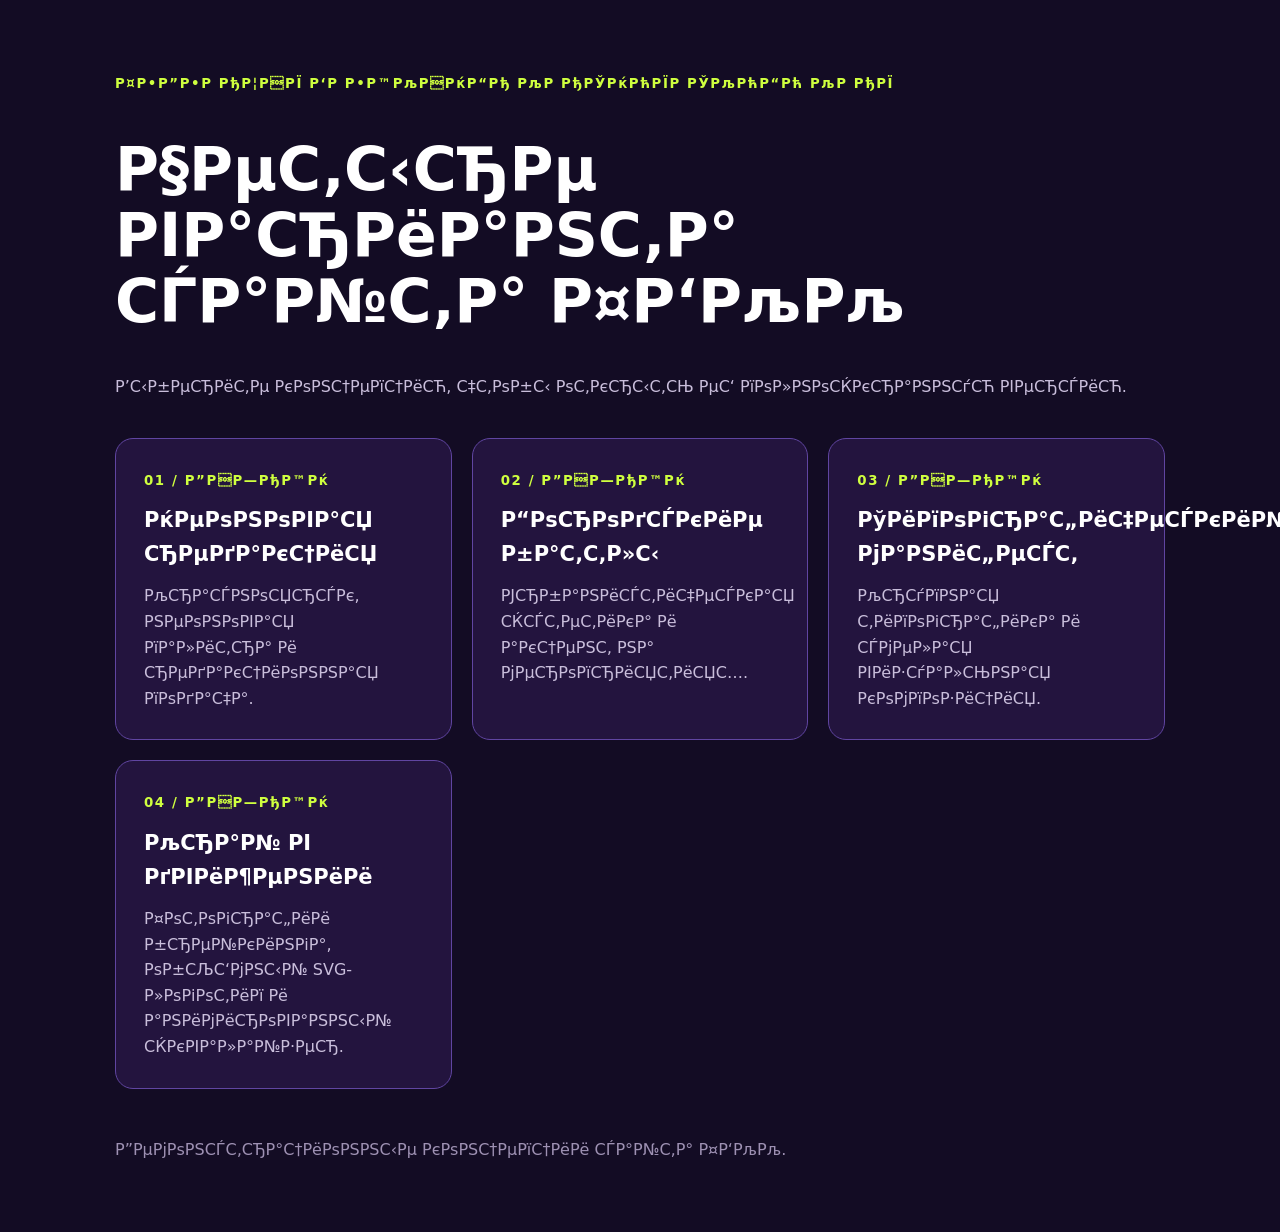
<file: fbkk-designs/index.html>
<!doctype html>
<html lang="ru"><head><meta charset="utf-8"><meta name="viewport" content="width=device-width,initial-scale=1"><title>Р¤Р‘РљРљ вЂ” 4 РІР°СЂРёР°РЅС‚Р° РґРёР·Р°Р№РЅР°</title>
<style>body{margin:0;background:#130c24;color:#fff;font:16px/1.6 system-ui,Arial,sans-serif}main{max-width:1050px;margin:0 auto;padding:70px 24px}h1{font-size:clamp(30px,5vw,60px);line-height:1.1}p{color:#c9bedb}.grid{display:grid;grid-template-columns:repeat(auto-fit,minmax(250px,1fr));gap:20px;margin-top:38px}a{display:block;padding:28px;border:1px solid #6045a1;border-radius:18px;color:white;text-decoration:none;background:#23143e;transition:transform .2s,border-color .2s}a:hover{transform:translateY(-4px);border-color:#cfff3f}strong{display:block;font-size:21px;margin:12px 0}small{color:#cfff3f;font-weight:700;letter-spacing:.12em}span{color:#c9bedb}footer{margin-top:48px;color:#9e91b3}</style></head>
<body><main><small>Р¤Р•Р”Р•Р РђР¦РРЇ Р‘Р Р•Р™РљРРќР“Рђ РљР РђРЎРќРћРЇР РЎРљРћР“Рћ РљР РђРЇ</small><h1>Р§РµС‚С‹СЂРµ РІР°СЂРёР°РЅС‚Р° СЃР°Р№С‚Р° Р¤Р‘РљРљ</h1><p>Р’С‹Р±РµСЂРёС‚Рµ РєРѕРЅС†РµРїС†РёСЋ, С‡С‚РѕР±С‹ РѕС‚РєСЂС‹С‚СЊ РµС‘ РїРѕР»РЅРѕСЌРєСЂР°РЅРЅСѓСЋ РІРµСЂСЃРёСЋ.</p><div class="grid">
<a href="./01-neon-editorial-krasnoyarsk/"><small>01 / Р”РР—РђР™Рќ</small><strong>РќРµРѕРЅРѕРІР°СЏ СЂРµРґР°РєС†РёСЏ</strong><span>РљСЂР°СЃРЅРѕСЏСЂСЃРє, РЅРµРѕРЅРѕРІР°СЏ РїР°Р»РёС‚СЂР° Рё СЂРµРґР°РєС†РёРѕРЅРЅР°СЏ РїРѕРґР°С‡Р°.</span></a>
<a href="./02-urban-breaking-events/"><small>02 / Р”РР—РђР™Рќ</small><strong>Р“РѕСЂРѕРґСЃРєРёРµ Р±Р°С‚С‚Р»С‹</strong><span>РЈСЂР±Р°РЅРёСЃС‚РёС‡РµСЃРєР°СЏ СЌСЃС‚РµС‚РёРєР° Рё Р°РєС†РµРЅС‚ РЅР° РјРµСЂРѕРїСЂРёСЏС‚РёСЏС….</span></a>
<a href="./03-bold-typography-manifest/"><small>03 / Р”РР—РђР™Рќ</small><strong>РўРёРїРѕРіСЂР°С„РёС‡РµСЃРєРёР№ РјР°РЅРёС„РµСЃС‚</strong><span>РљСЂСѓРїРЅР°СЏ С‚РёРїРѕРіСЂР°С„РёРєР° Рё СЃРјРµР»Р°СЏ РІРёР·СѓР°Р»СЊРЅР°СЏ РєРѕРјРїРѕР·РёС†РёСЏ.</span></a>
<a href="./04-krai-v-dvizhenii/"><small>04 / Р”РР—РђР™Рќ</small><strong>РљСЂР°Р№ РІ РґРІРёР¶РµРЅРёРё</strong><span>Р¤РѕС‚РѕРіСЂР°С„РёРё Р±СЂРµР№РєРёРЅРіР°, РѕР±СЉС‘РјРЅС‹Р№ SVG-Р»РѕРіРѕС‚РёРї Рё Р°РЅРёРјРёСЂРѕРІР°РЅРЅС‹Р№ СЌРєРІР°Р»Р°Р№Р·РµСЂ.</span></a>
</div><footer>Р”РµРјРѕРЅСЃС‚СЂР°С†РёРѕРЅРЅС‹Рµ РєРѕРЅС†РµРїС†РёРё СЃР°Р№С‚Р° Р¤Р‘РљРљ.</footer></main></body></html>
</file>
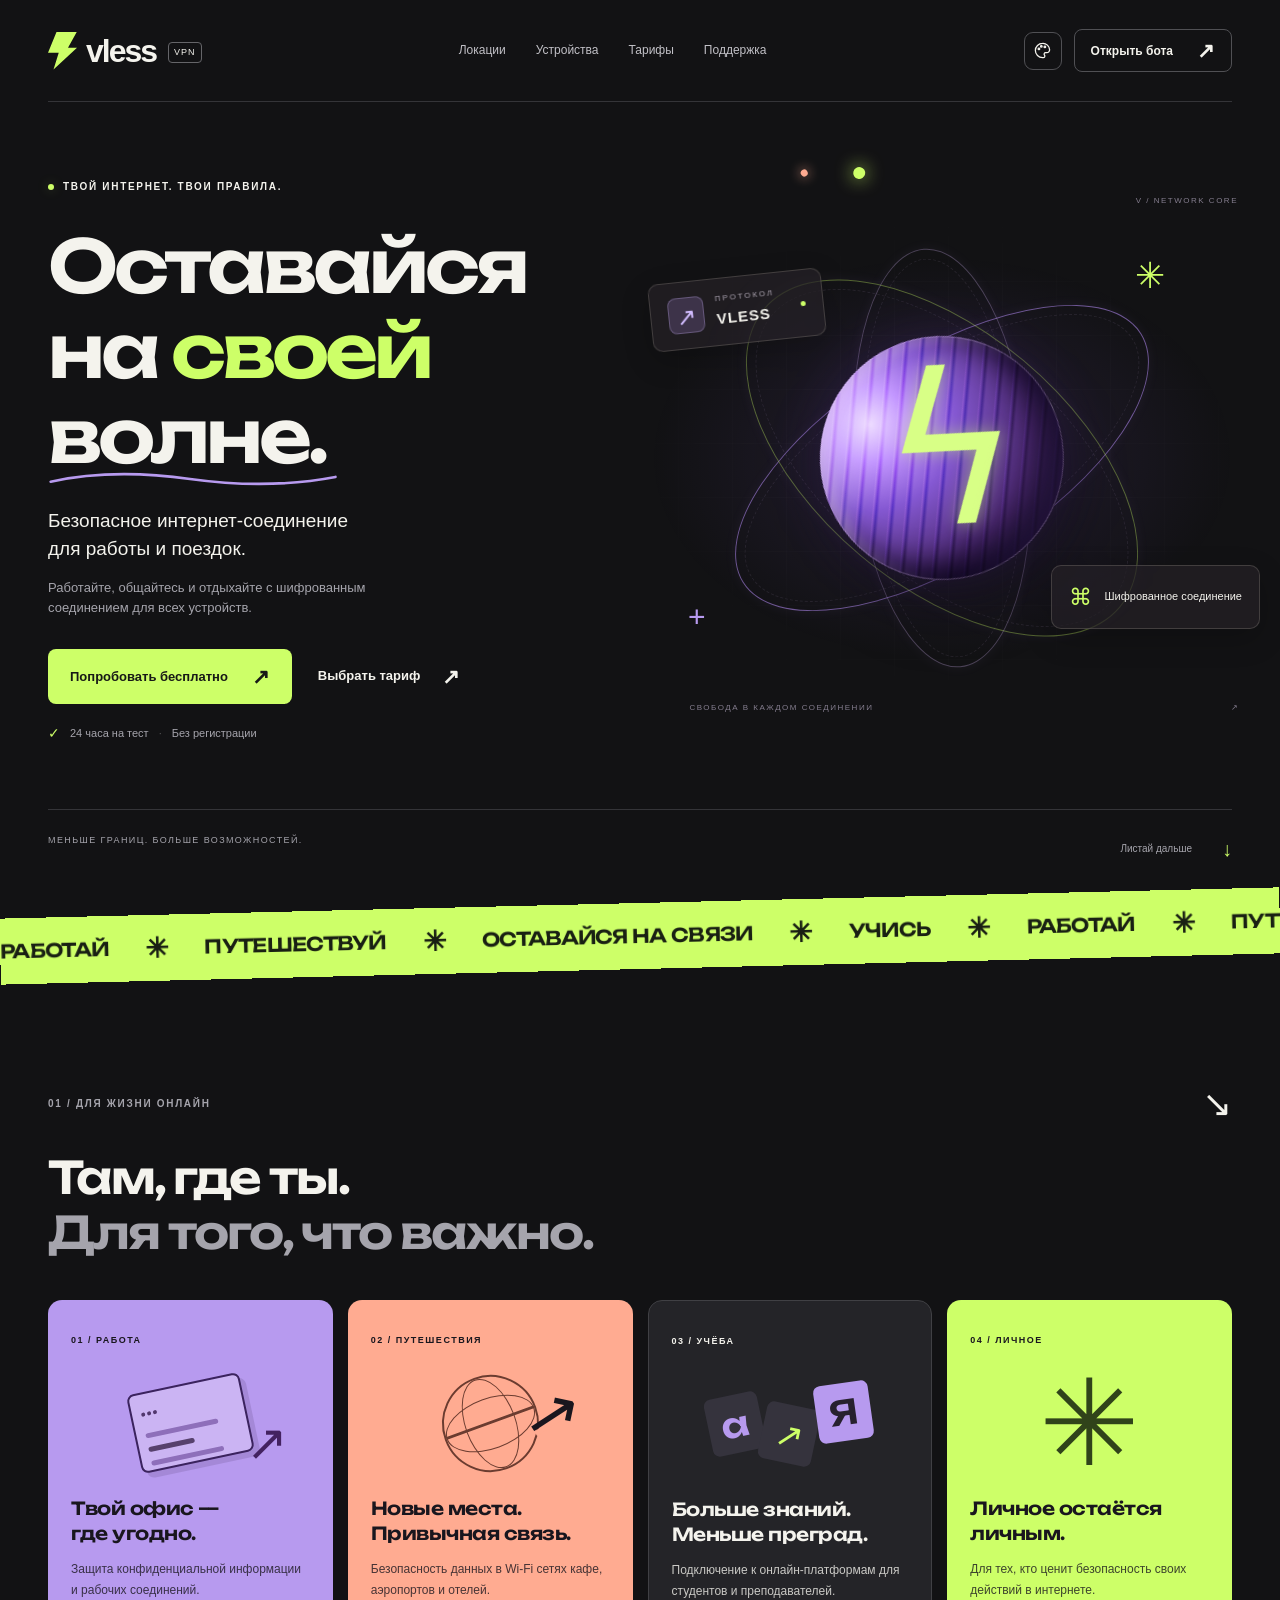
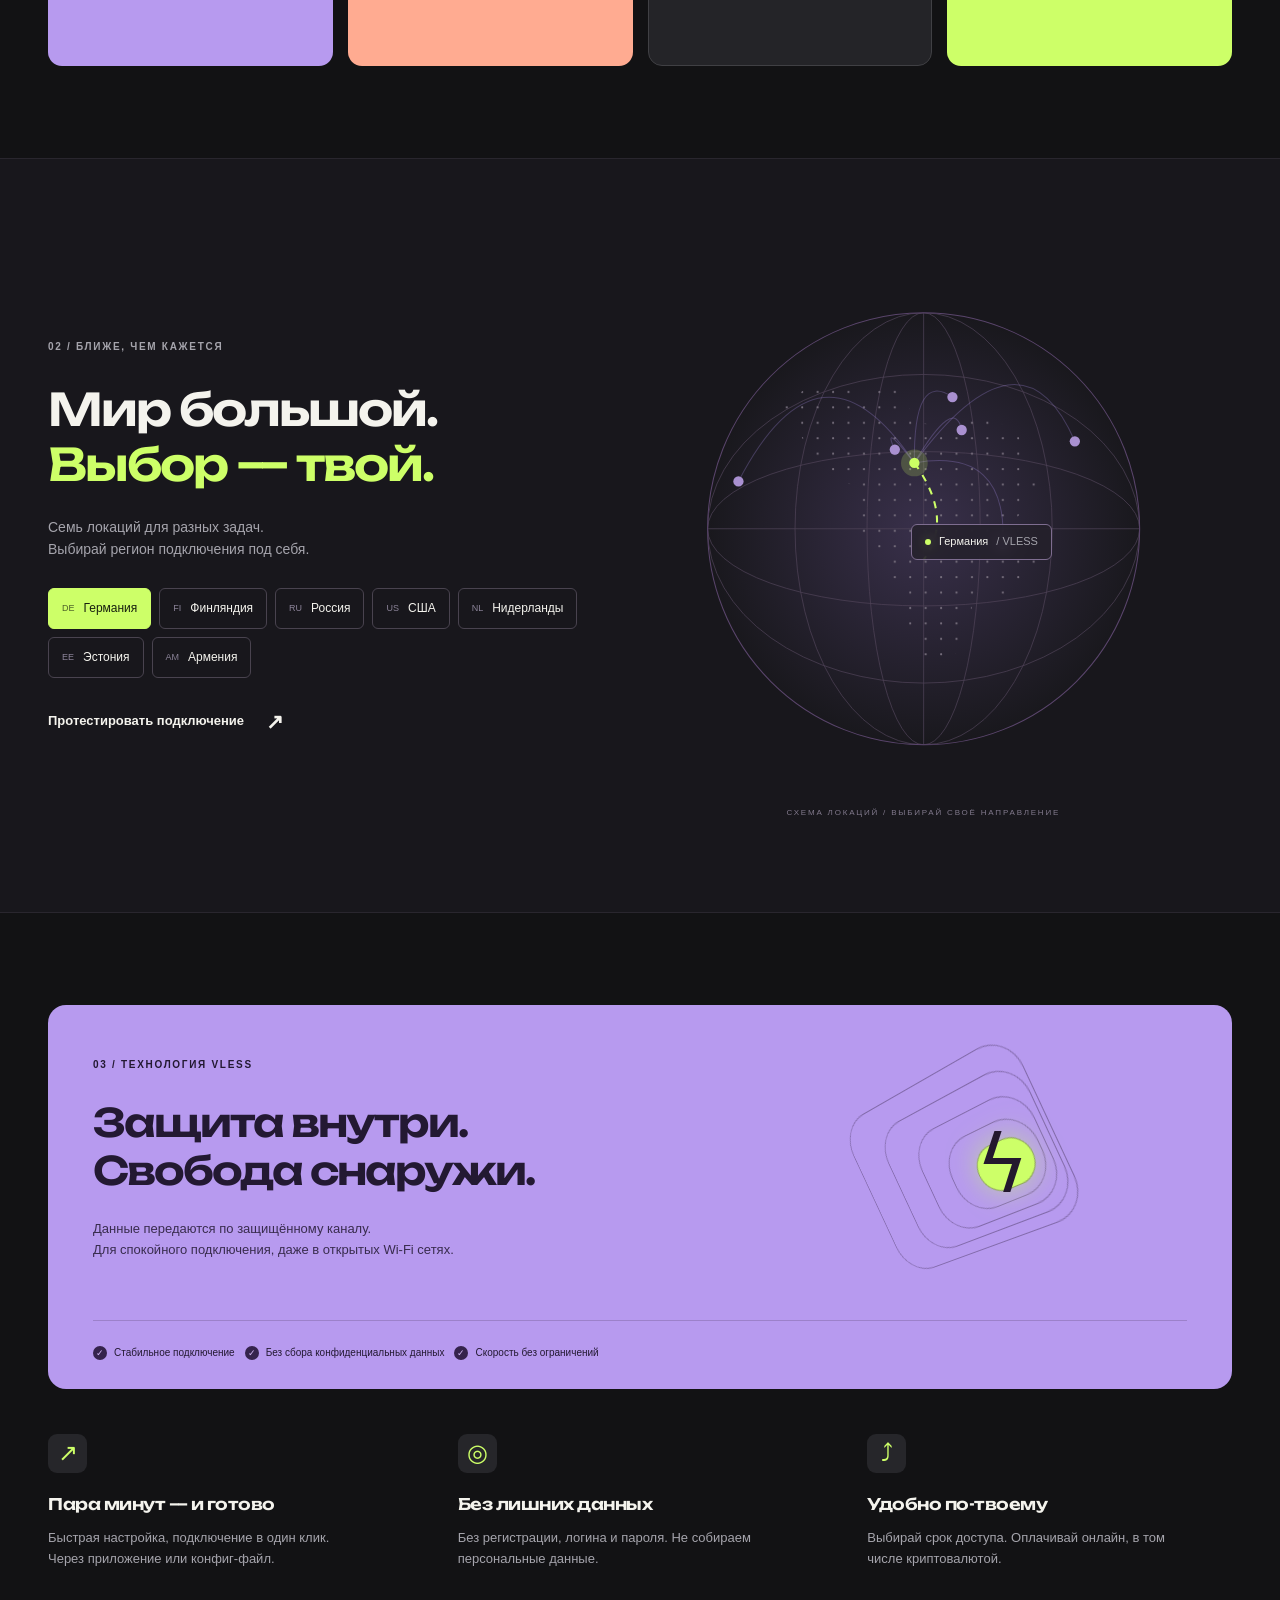
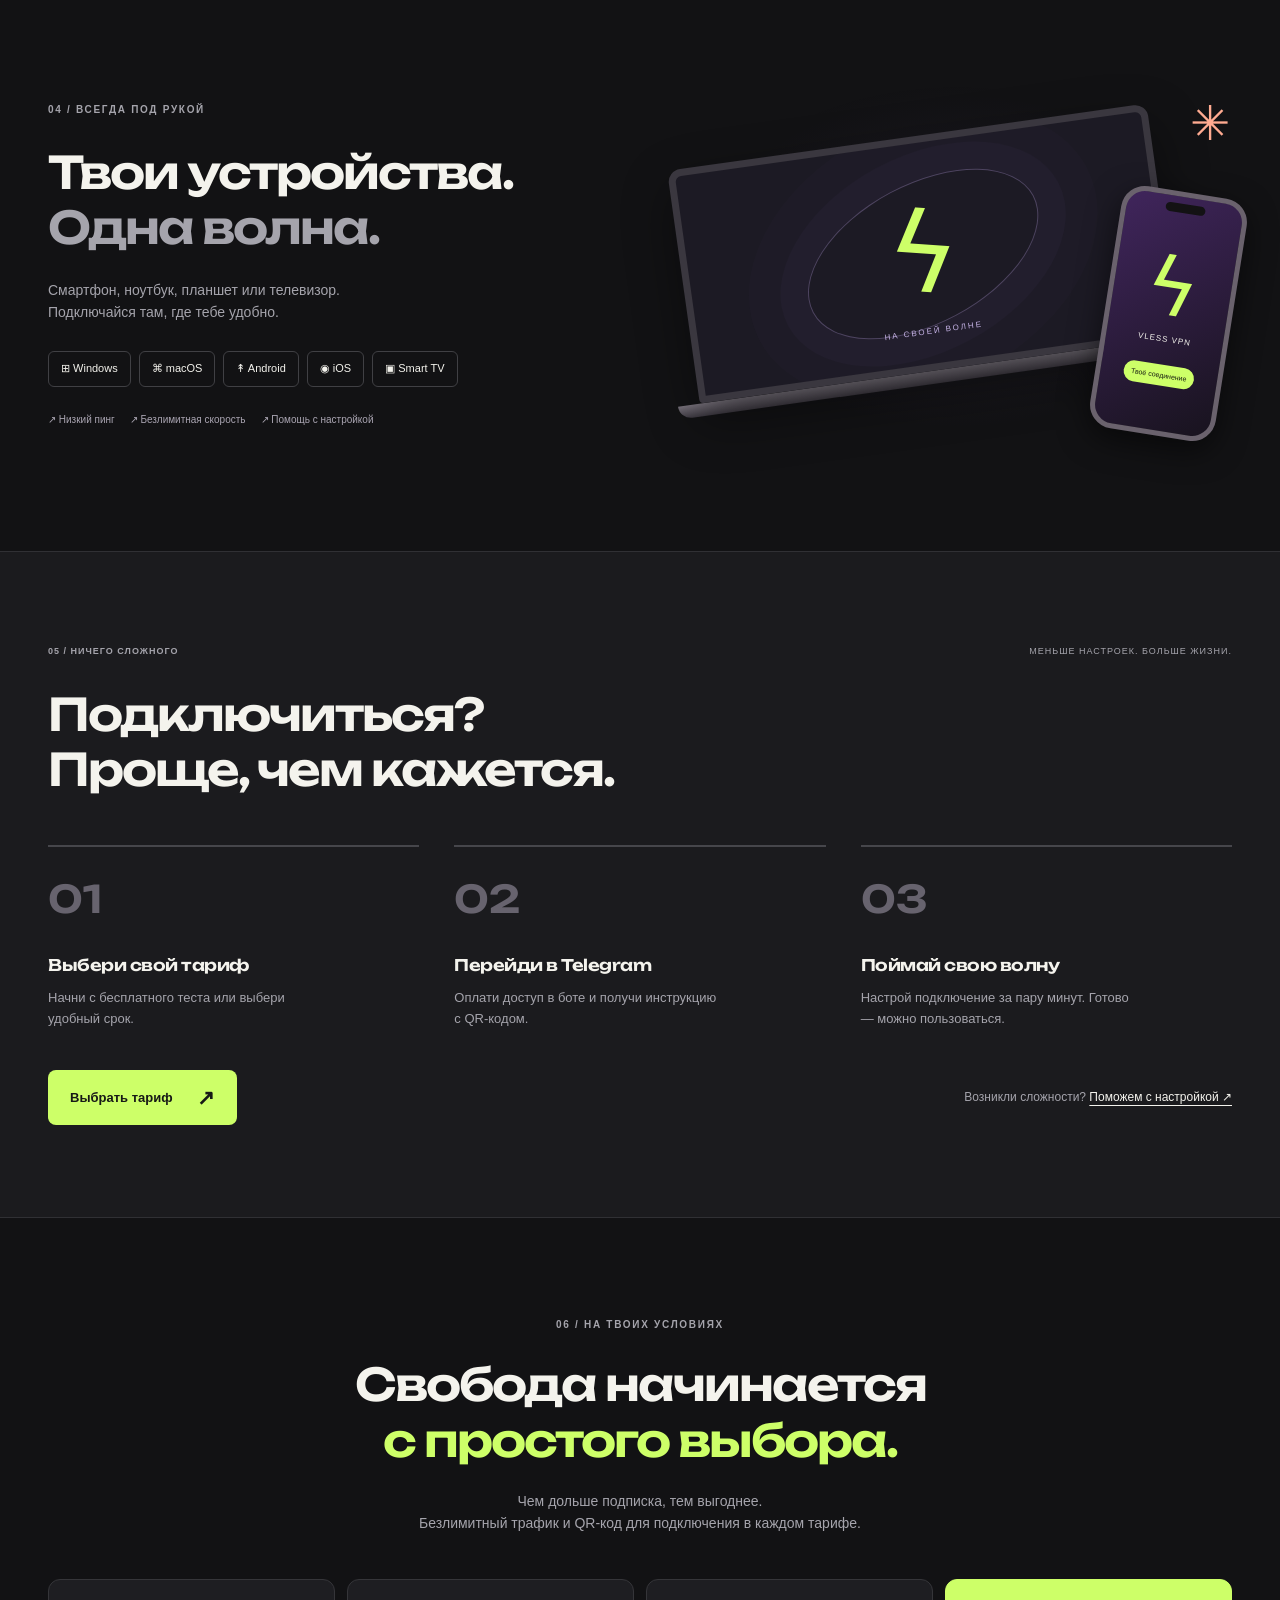
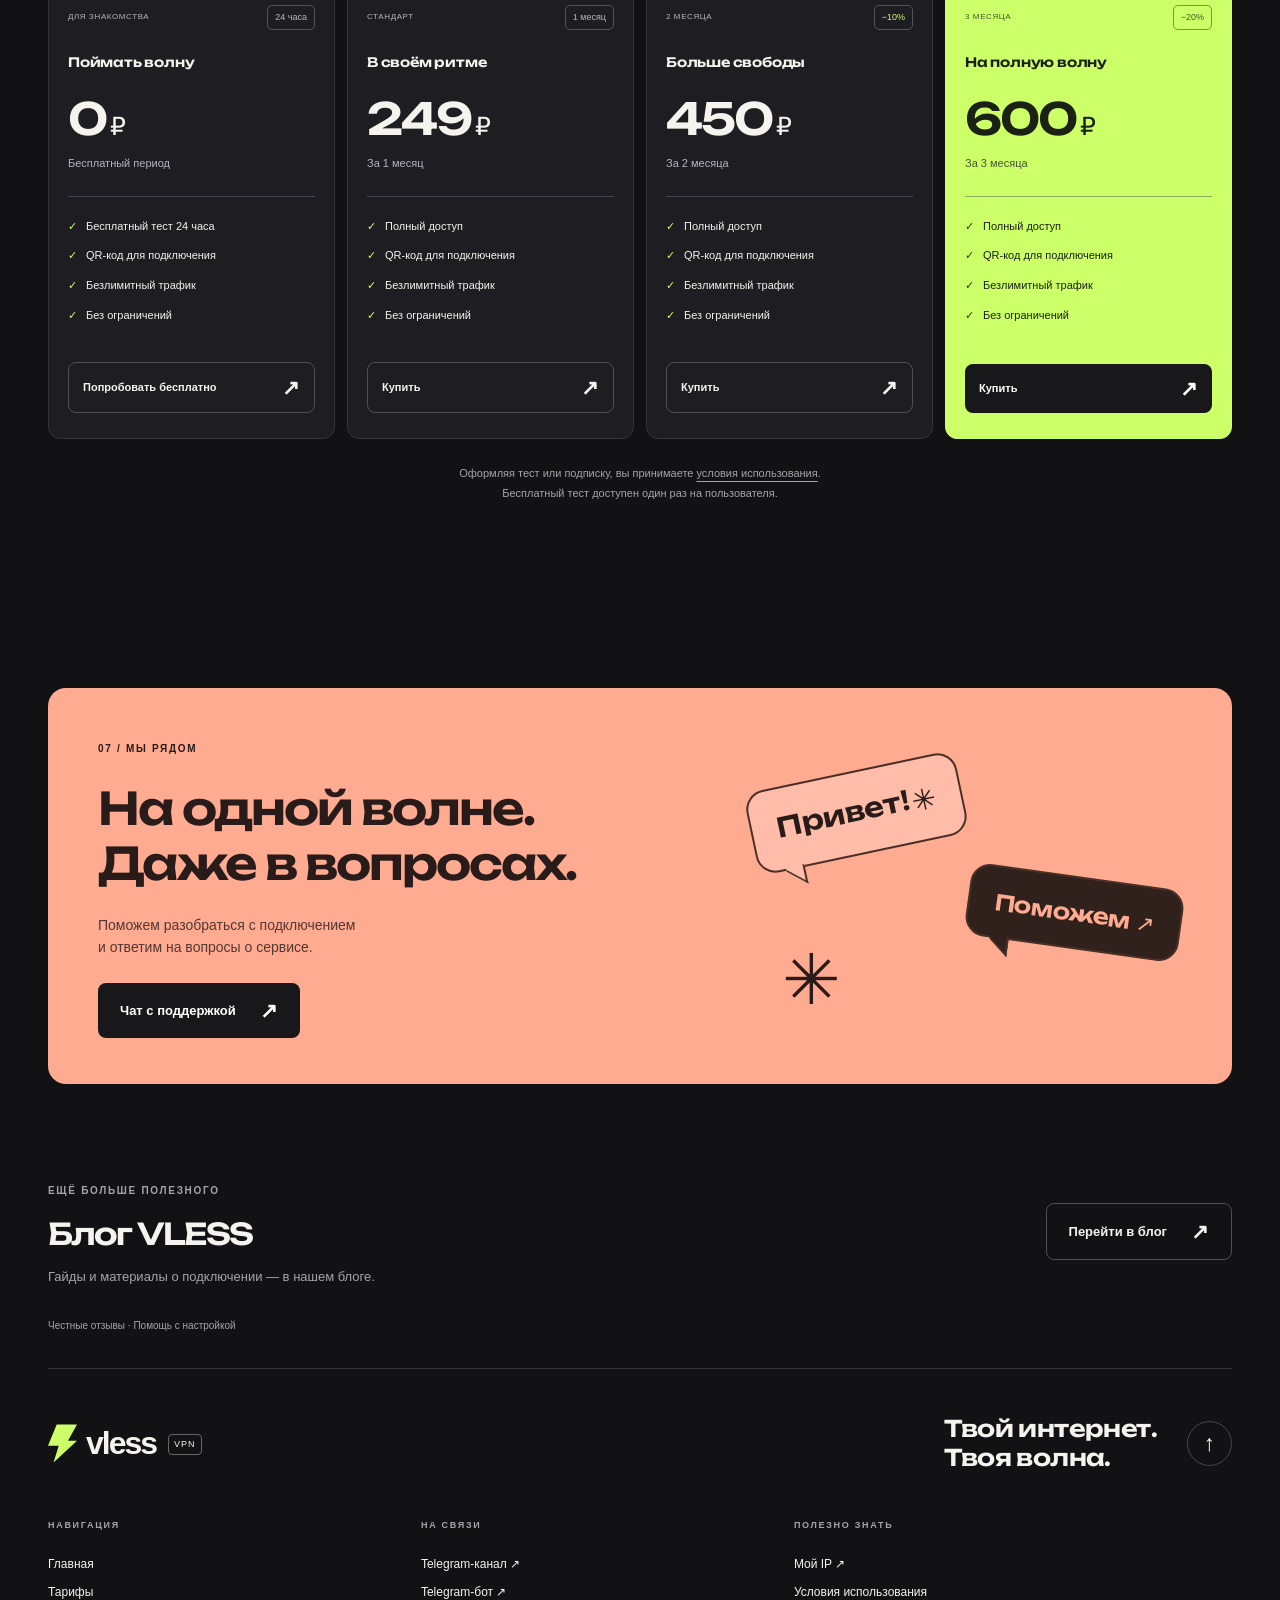
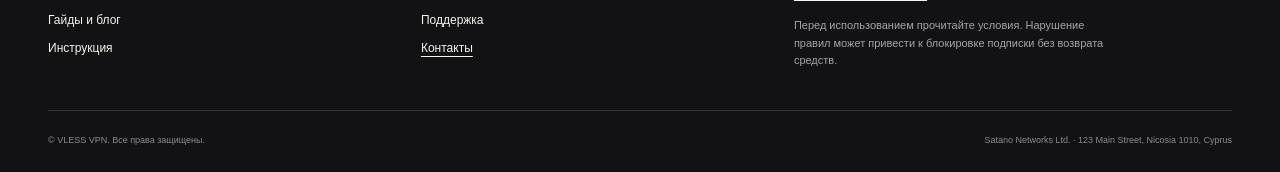
<file: variant1/index.html>
<!doctype html>
<html lang="ru" data-theme="original">
<head>
  <meta charset="utf-8">
  <meta name="viewport" content="width=device-width,initial-scale=1">
  <meta name="theme-color" content="#121214">
  <meta name="description" content="VLESS VPN — защищённое соединение для работы, учёбы и путешествий. Семь локаций, ваши устройства и бесплатный тест на 24 часа.">
  <title>VLESS VPN — на своей волне</title>
  <link rel="stylesheet" href="styles.css">
  <link rel="stylesheet" href="themes.css">
  <script src="themes.js"></script>
  <script src="app.js" defer></script>
<meta name="robots" content="noindex,nofollow">
</head>
<body>
<a class="skip" href="#main">К содержанию</a>
<header class="header wrap">
  <a class="logo" href="#" aria-label="VLESS VPN — главная"><span class="brand-icon" aria-hidden="true">ϟ</span>vless<span class="vpn">VPN</span></a>
  <nav class="desktop-nav" aria-label="Основная навигация"><a href="#locations">Локации</a><a href="#devices">Устройства</a><a href="#order">Тарифы</a><a href="#support">Поддержка</a></nav>
  <div class="header-actions"><div class="theme-picker" id="theme-picker"><button class="theme-toggle" id="theme-toggle" aria-label="Цветовая тема" aria-expanded="false" aria-controls="theme-panel" title="Цветовая тема"><svg viewBox="0 0 24 24" width="19" height="19" fill="none" stroke="currentColor" stroke-width="1.6" aria-hidden="true"><path d="M12 3a9 9 0 1 0 0 18h1a2 2 0 0 0 1.5-3.3 1.8 1.8 0 0 1 1.3-3h1.7A3.5 3.5 0 0 0 21 11.2 8.5 8.5 0 0 0 12 3Z"/><circle cx="7.5" cy="10" r="1"/><circle cx="10.5" cy="6.8" r="1"/><circle cx="15" cy="7.5" r="1"/></svg></button><section class="theme-panel" id="theme-panel" aria-label="Цветовые темы" hidden><div class="theme-panel-heading"><strong>Поймай свой цвет</strong><span>20 палитр · один VLESS</span></div><div class="theme-options" id="theme-options" role="group" aria-label="Выбор цветовой темы"></div><p class="theme-panel-note">Выбор сохранится в этом браузере</p></section></div><a class="button small outline" href="https://t.me/Vless_vpn_fast_bot" target="_blank" rel="noopener">Открыть бота <span>↗</span></a><button class="menu-button" aria-label="Открыть меню" aria-expanded="false" aria-controls="mobile-nav">☰</button></div>
</header>
<nav class="mobile-nav" id="mobile-nav" aria-label="Мобильная навигация" hidden><a href="#locations">Локации</a><a href="#devices">Устройства</a><a href="#order">Тарифы</a><a href="#support">Поддержка</a><a href="https://vpn-vless.com/current-ip">Мой IP</a><a href="https://vpn-vless.com/how-to-install-vless">Инструкция</a></nav>
<main id="main">
  <section class="hero wrap" aria-labelledby="hero-title">
    <div class="hero-copy">
      <div class="eyebrow"><span class="live-dot"></span> ТВОЙ ИНТЕРНЕТ. ТВОИ ПРАВИЛА.</div>
      <h1 id="hero-title">Оставайся<br>на <span class="lime-text">своей</span><br><span class="wave-word">волне.<svg viewBox="0 0 430 24" aria-hidden="true"><path d="M4 16Q95-4 210 12T425 9"/></svg></span></h1>
      <p class="hero-subtitle">Безопасное интернет-соединение<br>для работы и поездок.</p>
      <p class="muted hero-description">Работайте, общайтесь и отдыхайте с шифрованным соединением для всех устройств.</p>
      <div class="hero-buttons"><a class="button lime" href="#order">Попробовать бесплатно <span>↗</span></a><a class="text-link" href="#order">Выбрать тариф <span>↗</span></a></div>
      <div class="hero-note"><span class="mini-check">✓</span> 24 часа на тест <span class="note-dot">·</span> Без регистрации</div>
    </div>
    <div class="hero-art" role="img" aria-label="Абстрактное ядро защищённого соединения с орбитами устройств">
      <div class="art-grid"></div><div class="art-glow"></div>
      <div class="orbital-system"><div class="orbit orbit-one"></div><div class="orbit orbit-two"></div><div class="orbit orbit-three"></div><div class="orbit-traveler traveler-one"></div><div class="orbit-traveler traveler-two"></div><div class="core"><div class="core-ribs"></div><span class="core-symbol">ϟ</span><div class="core-shine"></div></div></div>
      <div class="float-tag tag-protocol"><span class="tag-icon">↗</span><div><span class="tag-caption">ПРОТОКОЛ</span><strong>VLESS</strong></div><span class="tiny-dot"></span></div>
      <div class="float-tag tag-encrypted"><span class="encrypted-icon">⌘</span> Шифрованное соединение</div>
      <div class="art-coordinate coordinate-top">V / NETWORK CORE</div><div class="art-coordinate coordinate-bottom">СВОБОДА В КАЖДОМ СОЕДИНЕНИИ <span>↗</span></div>
      <span class="art-star star-one">✳</span><span class="art-star star-two">+</span>
    </div>
    <div class="hero-bottom"><span>МЕНЬШЕ ГРАНИЦ. БОЛЬШЕ ВОЗМОЖНОСТЕЙ.</span><a href="#use-cases" aria-label="К следующему разделу">Листай дальше <span>↓</span></a></div>
  </section>
  <div class="ticker" aria-hidden="true"><div class="ticker-track"><span>РАБОТАЙ</span><b>✳</b><span>ПУТЕШЕСТВУЙ</span><b>✳</b><span>ОСТАВАЙСЯ НА СВЯЗИ</span><b>✳</b><span>УЧИСЬ</span><b>✳</b><span>РАБОТАЙ</span><b>✳</b><span>ПУТЕШЕСТВУЙ</span><b>✳</b><span>ОСТАВАЙСЯ НА СВЯЗИ</span><b>✳</b><span>УЧИСЬ</span><b>✳</b></div></div>
  <section class="section wrap" id="use-cases">
    <div class="section-top reveal"><span class="eyebrow muted">01 / ДЛЯ ЖИЗНИ ОНЛАЙН</span><span class="section-index">↘</span></div>
    <h2 class="reveal">Там, где ты.<br><span class="muted">Для того, что важно.</span></h2>
    <div class="use-grid">
      <article class="use-card violet reveal"><span class="card-number">01 / РАБОТА</span><div class="case-art work-art" aria-hidden="true"><div class="mini-window"><i></i><i></i><i></i><div class="code-line"></div><div class="code-line short"></div><div class="code-line"></div></div><span class="floating-cursor">↗</span></div><h3>Твой офис —<br>где угодно.</h3><p>Защита конфиденциальной информации и рабочих соединений.</p></article>
      <article class="use-card peach reveal"><span class="card-number">02 / ПУТЕШЕСТВИЯ</span><div class="case-art travel-art" aria-hidden="true"><div class="globe-small"></div><span class="plane">↗</span></div><h3>Новые места.<br>Привычная связь.</h3><p>Безопасность данных в Wi-Fi сетях кафе, аэропортов и отелей.</p></article>
      <article class="use-card dark-card reveal"><span class="card-number">03 / УЧЁБА</span><div class="case-art study-art" aria-hidden="true"><span>а</span><span>↗</span><span>Я</span></div><h3>Больше знаний.<br>Меньше преград.</h3><p>Подключение к онлайн-платформам для студентов и преподавателей.</p></article>
      <article class="use-card lime-card reveal"><span class="card-number">04 / ЛИЧНОЕ</span><div class="case-art personal-art" aria-hidden="true">✳</div><h3>Личное остаётся<br>личным.</h3><p>Для тех, кто ценит безопасность своих действий в интернете.</p></article>
    </div>
  </section>
  <section class="section location-section" id="locations"><div class="wrap location-layout">
    <div class="location-copy reveal"><span class="eyebrow muted">02 / БЛИЖЕ, ЧЕМ КАЖЕТСЯ</span><h2>Мир большой.<br><span class="lime-text">Выбор — твой.</span></h2><p class="muted">Семь локаций для разных задач.<br>Выбирай регион подключения под себя.</p><div class="country-list" role="group" aria-label="Выберите локацию"><button class="country active" data-country="Германия" aria-pressed="true"><span>DE</span>Германия <i>↗</i></button><button class="country" data-country="Финляндия" aria-pressed="false"><span>FI</span>Финляндия <i>↗</i></button><button class="country" data-country="Россия" aria-pressed="false"><span>RU</span>Россия <i>↗</i></button><button class="country" data-country="США" aria-pressed="false"><span>US</span>США <i>↗</i></button><button class="country" data-country="Нидерланды" aria-pressed="false"><span>NL</span>Нидерланды <i>↗</i></button><button class="country" data-country="Эстония" aria-pressed="false"><span>EE</span>Эстония <i>↗</i></button><button class="country" data-country="Армения" aria-pressed="false"><span>AM</span>Армения <i>↗</i></button></div><a class="text-link" href="https://t.me/Vless_vpn_fast_bot" target="_blank" rel="noopener">Протестировать подключение <span>↗</span></a></div>
    <div class="network-art reveal"><svg viewBox="0 0 600 540" role="img" aria-label="Схема доступных локаций"><defs><radialGradient id="globe-fill"><stop stop-color="#39304b"/><stop offset="1" stop-color="#19181d"/></radialGradient><pattern id="dots" width="15" height="15" patternUnits="userSpaceOnUse"><circle cx="2" cy="2" r="1" fill="#79717f"/></pattern><clipPath id="globe-clip"><circle cx="300" cy="270" r="210"/></clipPath></defs><circle cx="300" cy="270" r="210" fill="url(#globe-fill)"/><g clip-path="url(#globe-clip)" fill="none" stroke="#504359" stroke-width=".7"><ellipse cx="300" cy="270" rx="125" ry="210"/><ellipse cx="300" cy="270" rx="55" ry="210"/><ellipse cx="300" cy="270" rx="210" ry="75"/><ellipse cx="300" cy="270" rx="210" ry="150"/><path d="M90 270H510M300 60V480"/><path d="M160 150l45-28 38 19 30-11 20 35 38 12 22-22 38 22 20 53-24 35 30 40-34 32-31-15-13 62-32 28-24-47-18-65-35-28 9-39-42-25-20-35Z" fill="url(#dots)" stroke="none"/></g><circle cx="300" cy="270" r="210" fill="none" stroke="#5a456c"/><g class="network-routes" fill="none" stroke="#b89aff"><path d="M291 206Q200 70 120 224" data-route="США"/><path d="M291 206Q290 116 328 142" data-route="Финляндия"/><path d="M291 206Q395 65 447 185" data-route="Россия"/><path d="M291 206Q259 165 272 193" data-route="Нидерланды"/><path d="M291 206Q330 140 337 174" data-route="Эстония"/><path d="M291 206Q382 190 377 285" data-route="Армения"/><path d="M291 206Q330 260 300 300" data-route="Германия" class="active"/></g><g fill="#a990d0"><circle cx="120" cy="224" r="5"/><circle cx="328" cy="142" r="5"/><circle cx="447" cy="185" r="5"/><circle cx="272" cy="193" r="5"/><circle cx="337" cy="174" r="5"/><circle cx="377" cy="285" r="5"/></g><circle class="map-pulse" cx="291" cy="206" r="13" fill="#cbff64" opacity=".2"/><circle cx="291" cy="206" r="5" fill="#cbff64"/></svg><div class="map-label"><span class="live-dot"></span><span id="selected-country" aria-live="polite">Германия</span><span class="muted">/ VLESS</span></div><p class="map-caption">СХЕМА ЛОКАЦИЙ / ВЫБИРАЙ СВОЁ НАПРАВЛЕНИЕ</p></div>
  </div></section>
  <section class="section wrap" id="technology"><div class="tech-banner reveal"><div><span class="eyebrow">03 / ТЕХНОЛОГИЯ VLESS</span><h2>Защита внутри.<br>Свобода снаружи.</h2><p>Данные передаются по защищённому каналу.<br>Для спокойного подключения, даже в открытых Wi-Fi сетях.</p></div><div class="tunnel" aria-hidden="true"><i></i><i></i><i></i><i></i><i></i><span>ϟ</span></div><div class="tech-tags"><span>Стабильное подключение</span><span>Без сбора конфиденциальных данных</span><span>Скорость без ограничений</span></div></div>
    <div class="benefits"><article class="reveal"><span class="feature-icon">↗</span><h3>Пара минут — и готово</h3><p>Быстрая настройка, подключение в один клик. Через приложение или конфиг-файл.</p></article><article class="reveal"><span class="feature-icon">◎</span><h3>Без лишних данных</h3><p>Без регистрации, логина и пароля. Не собираем персональные данные.</p></article><article class="reveal"><span class="feature-icon">⤴</span><h3>Удобно по-твоему</h3><p>Выбирай срок доступа. Оплачивай онлайн, в том числе криптовалютой.</p></article></div>
  </section>
  <section class="section wrap device-section" id="devices"><div class="device-copy reveal"><span class="eyebrow muted">04 / ВСЕГДА ПОД РУКОЙ</span><h2>Твои устройства.<br><span class="muted">Одна волна.</span></h2><p class="muted">Смартфон, ноутбук, планшет или телевизор.<br>Подключайся там, где тебе удобно.</p><div class="platforms"><span>⊞ Windows</span><span>⌘ macOS</span><span>↟ Android</span><span>◉ iOS</span><span>▣ Smart TV</span></div><div class="device-notes"><span>↗ Низкий пинг</span><span>↗ Безлимитная скорость</span><span>↗ Помощь с настройкой</span></div></div><div class="devices-art reveal" role="img" aria-label="Ноутбук и смартфон с символом VLESS"><div class="laptop"><div class="laptop-screen"><span class="screen-orbit"></span><span class="screen-logo">ϟ</span><small>НА СВОЕЙ ВОЛНЕ</small></div><div class="laptop-base"></div></div><div class="phone"><div class="phone-notch"></div><span>ϟ</span><small>VLESS VPN</small><div class="phone-pill">Твоё соединение</div></div><span class="device-star">✳</span></div></section>
  <section class="section steps-section" id="connect"><div class="wrap"><div class="section-top reveal"><span class="eyebrow muted">05 / НИЧЕГО СЛОЖНОГО</span><span class="muted">МЕНЬШЕ НАСТРОЕК. БОЛЬШЕ ЖИЗНИ.</span></div><h2 class="reveal">Подключиться?<br>Проще, чем кажется.</h2><div class="steps"><article class="step reveal"><span class="step-num">01</span><h3>Выбери свой тариф</h3><p>Начни с бесплатного теста или выбери удобный срок.</p></article><article class="step reveal"><span class="step-num">02</span><h3>Перейди в Telegram</h3><p>Оплати доступ в боте и получи инструкцию с QR-кодом.</p></article><article class="step reveal"><span class="step-num">03</span><h3>Поймай свою волну</h3><p>Настрой подключение за пару минут. Готово — можно пользоваться.</p></article></div><div class="steps-bottom"><a class="button lime" href="#order">Выбрать тариф <span>↗</span></a><p class="muted">Возникли сложности? <a href="https://t.me/vpn_vless_sup" target="_blank" rel="noopener">Поможем с настройкой ↗</a></p></div></div></section>
  <section class="section wrap" id="order"><div class="pricing-heading reveal"><span class="eyebrow muted">06 / НА ТВОИХ УСЛОВИЯХ</span><h2>Свобода начинается<br><span class="lime-text">с простого выбора.</span></h2><p class="muted">Чем дольше подписка, тем выгоднее.<br>Безлимитный трафик и QR-код для подключения в каждом тарифе.</p></div><div class="pricing-grid">
    <article class="price-card reveal"><div class="plan-top"><span>ДЛЯ ЗНАКОМСТВА</span><span class="plan-badge">24 часа</span></div><h3>Поймать волну</h3><div class="price">0<span> ₽</span></div><p class="price-period">Бесплатный период</p><ul><li>Бесплатный тест 24 часа</li><li>QR-код для подключения</li><li>Безлимитный трафик</li><li>Без ограничений</li></ul><a class="button outline" href="https://t.me/Vless_vpn_fast_bot" target="_blank" rel="noopener">Попробовать бесплатно <span>↗</span></a></article>
    <article class="price-card reveal"><div class="plan-top"><span>СТАНДАРТ</span><span class="plan-badge">1 месяц</span></div><h3>В своём ритме</h3><div class="price">249<span> ₽</span></div><p class="price-period">За 1 месяц</p><ul><li>Полный доступ</li><li>QR-код для подключения</li><li>Безлимитный трафик</li><li>Без ограничений</li></ul><a class="button outline" href="https://t.me/Vless_vpn_fast_bot" target="_blank" rel="noopener">Купить <span>↗</span></a></article>
    <article class="price-card reveal"><div class="plan-top"><span>2 МЕСЯЦА</span><span class="plan-badge discount">−10%</span></div><h3>Больше свободы</h3><div class="price">450<span> ₽</span></div><p class="price-period">За 2 месяца</p><ul><li>Полный доступ</li><li>QR-код для подключения</li><li>Безлимитный трафик</li><li>Без ограничений</li></ul><a class="button outline" href="https://t.me/Vless_vpn_fast_bot" target="_blank" rel="noopener">Купить <span>↗</span></a></article>
    <article class="price-card featured reveal"><div class="plan-top"><span>3 МЕСЯЦА</span><span class="plan-badge">−20%</span></div><h3>На полную волну</h3><div class="price">600<span> ₽</span></div><p class="price-period">За 3 месяца</p><ul><li>Полный доступ</li><li>QR-код для подключения</li><li>Безлимитный трафик</li><li>Без ограничений</li></ul><a class="button dark-button" href="https://t.me/Vless_vpn_fast_bot" target="_blank" rel="noopener">Купить <span>↗</span></a></article>
  </div><p class="terms-note">Оформляя тест или подписку, вы принимаете <button class="inline-button" data-dialog="terms">условия использования</button>.<br>Бесплатный тест доступен один раз на пользователя.</p></section>
  <section class="section wrap" id="support"><div class="support-banner reveal"><div><span class="eyebrow">07 / МЫ РЯДОМ</span><h2>На одной волне.<br>Даже в вопросах.</h2><p>Поможем разобраться с подключением<br>и ответим на вопросы о сервисе.</p><a class="button dark-button" href="https://t.me/vpn_vless_sup" target="_blank" rel="noopener">Чат с поддержкой <span>↗</span></a></div><div class="support-art" aria-hidden="true"><div class="speech speech-one">Привет!<span>✳</span></div><div class="speech speech-two">Поможем ↗</div><span class="support-spark">✳</span></div></div></section>
  <section class="blog-section wrap reveal"><div><span class="eyebrow muted">ЕЩЁ БОЛЬШЕ ПОЛЕЗНОГО</span><h2>Блог VLESS</h2><p class="muted">Гайды и материалы о подключении — в нашем блоге.</p></div><a class="button outline" href="https://vpn-vless.com/blog">Перейти в блог <span>↗</span></a><span class="blog-detail">Честные отзывы · Помощь с настройкой</span></section>
</main>
<footer class="footer wrap"><div class="footer-top"><a class="logo" href="#"><span class="brand-icon" aria-hidden="true">ϟ</span>vless<span class="vpn">VPN</span></a><span class="footer-motto">Твой интернет.<br>Твоя волна.</span><a class="back-top" href="#" aria-label="Наверх">↑</a></div><div class="footer-links"><div><span class="eyebrow muted">НАВИГАЦИЯ</span><a href="./">Главная</a><a href="#order">Тарифы</a><a href="https://vpn-vless.com/blog">Гайды и блог</a><a href="https://vpn-vless.com/how-to-install-vless">Инструкция</a></div><div><span class="eyebrow muted">НА СВЯЗИ</span><a href="https://t.me/vless_vpn_fast" target="_blank" rel="noopener">Telegram-канал ↗</a><a href="https://t.me/Vless_vpn_fast_bot" target="_blank" rel="noopener">Telegram-бот ↗</a><a href="https://vpn-vless.com/support">Поддержка</a><button class="inline-button" data-dialog="contacts">Контакты</button></div><div class="footer-legal"><span class="eyebrow muted">ПОЛЕЗНО ЗНАТЬ</span><a href="https://vpn-vless.com/current-ip">Мой IP ↗</a><button class="inline-button" data-dialog="terms">Условия использования</button><p>Перед использованием прочитайте условия. Нарушение правил может привести к блокировке подписки без возврата средств.</p></div></div><div class="footer-bottom"><span>© VLESS VPN. Все права защищены.</span><span>Satano Networks Ltd. · 123 Main Street, Nicosia 1010, Cyprus</span></div></footer>
<dialog id="contacts" aria-labelledby="contacts-title"><button class="dialog-close" aria-label="Закрыть диалог">×</button><span class="eyebrow muted">ОСТАЁМСЯ НА СВЯЗИ</span><h2 id="contacts-title">Контакты</h2><div class="contact-links"><a href="https://vpn-vless.com/support">Поддержка клиентов <span>↗</span></a><a href="https://t.me/vless_vpn_fast" target="_blank" rel="noopener">Наш Telegram-канал <span>↗</span></a><a href="https://t.me/Vless_vpn_fast_bot" target="_blank" rel="noopener">Telegram-бот <span>↗</span></a></div></dialog>
<dialog id="terms" aria-labelledby="terms-title"><button class="dialog-close" aria-label="Закрыть диалог">×</button><span class="eyebrow muted">УСЛОВИЯ И ОФЕРТА</span><h2 id="terms-title">Условия использования интернет-сервиса</h2><div class="legal-text"><h3>Правила использования сервиса VLESS</h3><h4>1. Запрещено использовать VPN для:</h4><ul><li>противоправных действий (взлом, мошенничество, распространение вредоносного ПО и др.);</li><li>доступа к запрещённым материалам (наркотики, детская порнография, терроризм и пр.);</li><li>рассылки спама, DDoS-атак, майнинга и любых других действий, нарушающих законы или правила площадок.</li></ul><h4>2. Ответственность:</h4><p>Пользователь несёт полную ответственность за свои действия при использовании VPN.</p><p>Администрация оставляет за собой право заблокировать подписку без возврата средств при нарушении правил.</p><h4>3. Конфиденциальность:</h4><p>Мы не ведём логи вашей интернет-активности и не передаём данные третьим лицам (за исключением случаев, предусмотренных законом).</p><h4>4. Ограничения и поддержка:</h4><p>Использование одной подписки на нескольких пользователей строго запрещено.</p><p>При возникновении проблем ознакомьтесь с инструкциями или обратитесь в поддержку через бота.</p><h4>5. Оплата и возвраты:</h4><p>Все оплаченные подписки возврату и обмену не подлежат, кроме случаев, если услуга не была оказана по технической причине со стороны сервиса.</p><p>Бесплатная тестовая подписка выдаётся только один раз на пользователя.</p><h4>6. Изменения в правилах:</h4><p>Администрация вправе вносить изменения в правила без предварительного уведомления.</p><h3>Публичная оферта</h3><p>Настоящий документ является публичной офертой для заключения договора на предоставление услуг VPN.</p><p>Используя бота и/или приобретая подписку, вы соглашаетесь с условиями оферты и правилами сервиса.</p><p>Сервис предоставляет доступ к VPN для анонимного и безопасного выхода в интернет. Технические параметры и стоимость подписок указаны в боте.</p><p>Сервис не несёт ответственности за возможные перебои в работе по техническим причинам или действиям третьих лиц.</p><p>Сервис вправе изменять условия оферты, стоимость и содержание услуг в одностороннем порядке.</p><p>В случае нарушения правил ваш доступ к VPN может быть ограничен или заблокирован без возврата средств.</p></div><button class="button lime" id="accept-terms">Я согласен(-а) <span>↗</span></button></dialog>
</body>
</html>
</file>
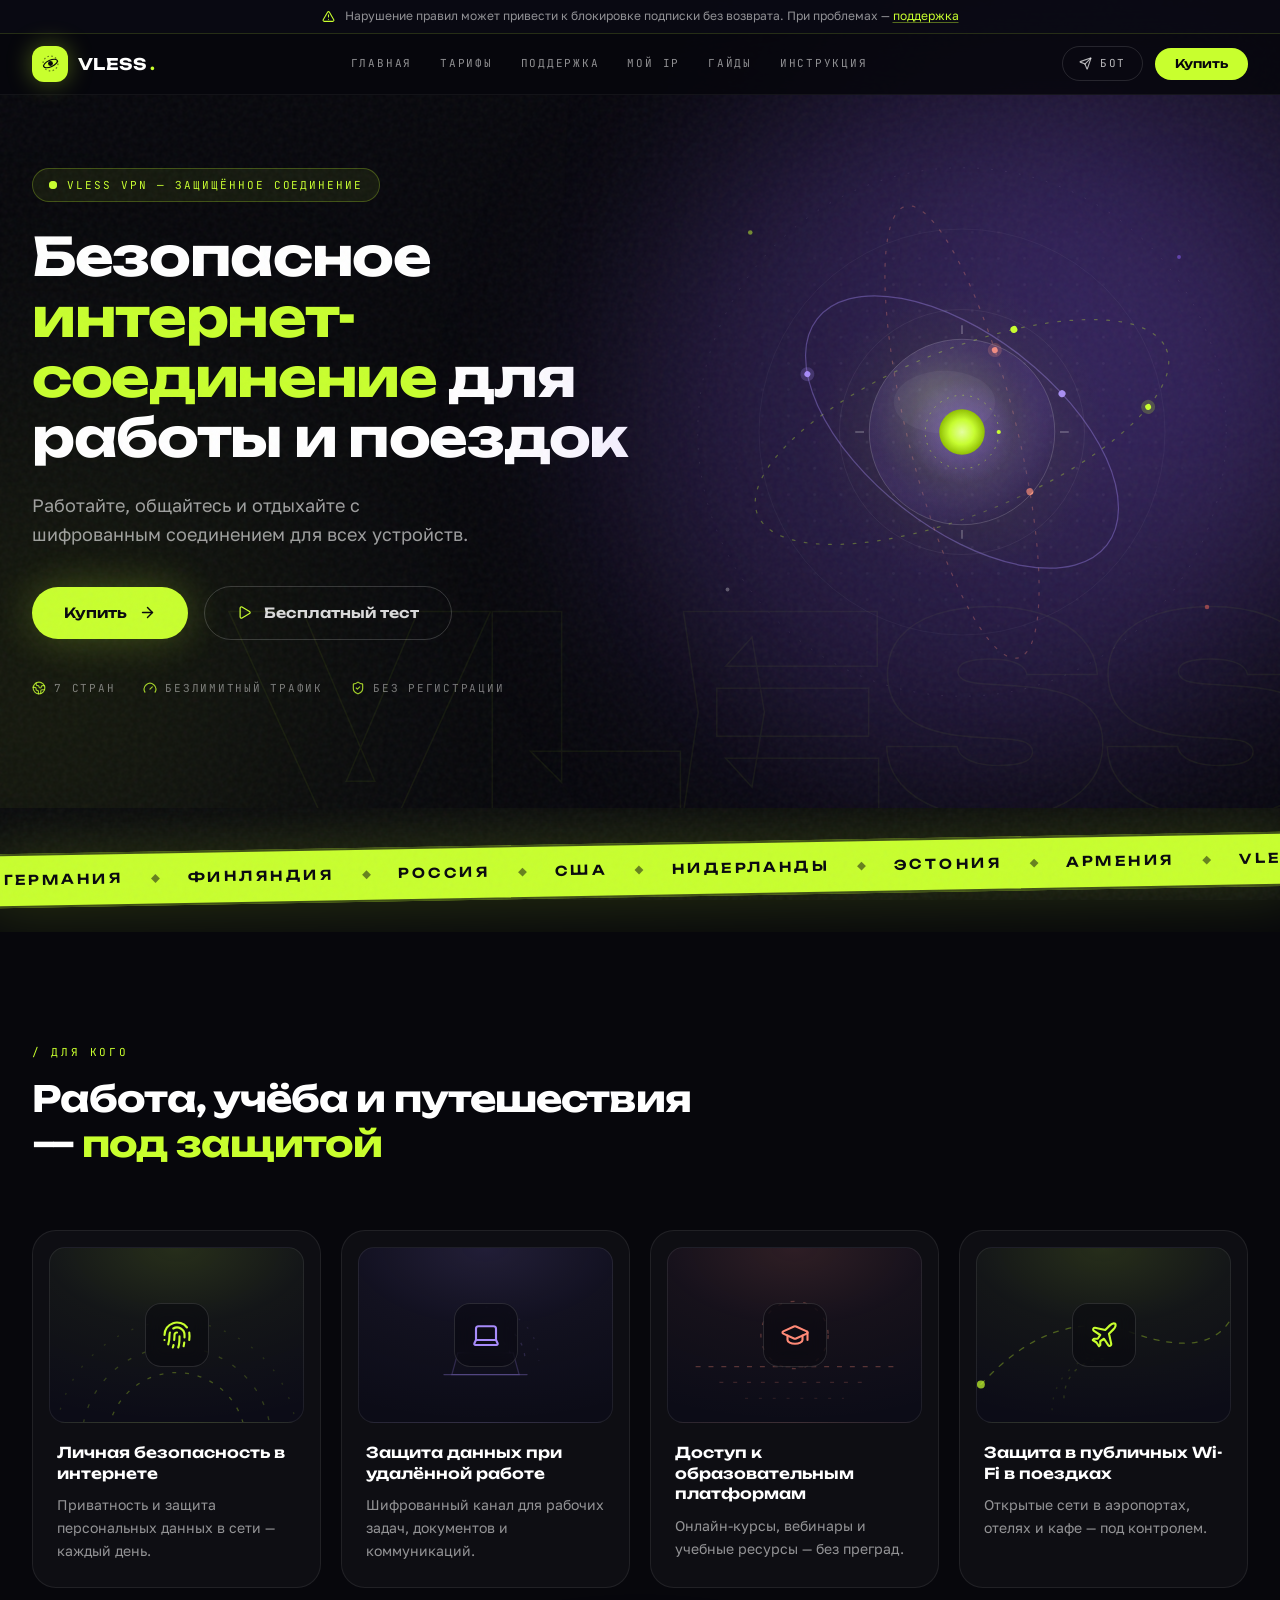
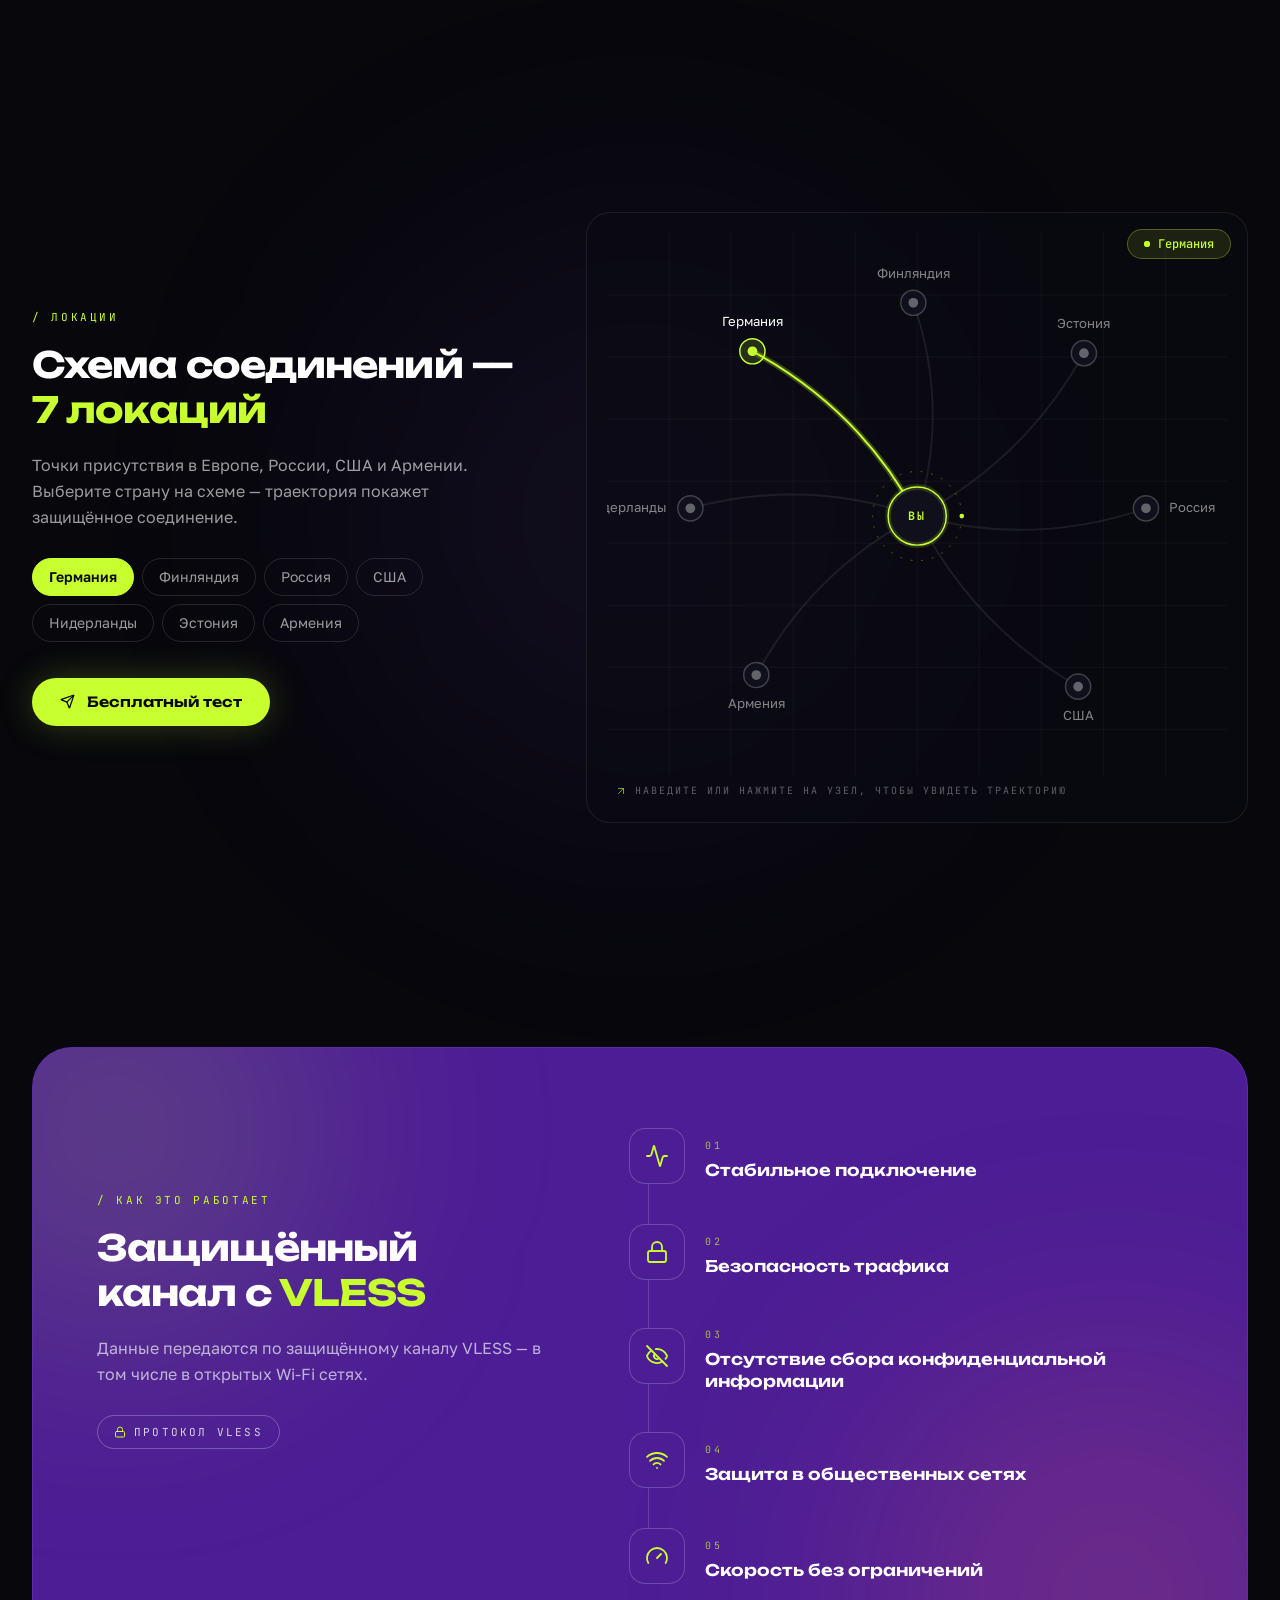
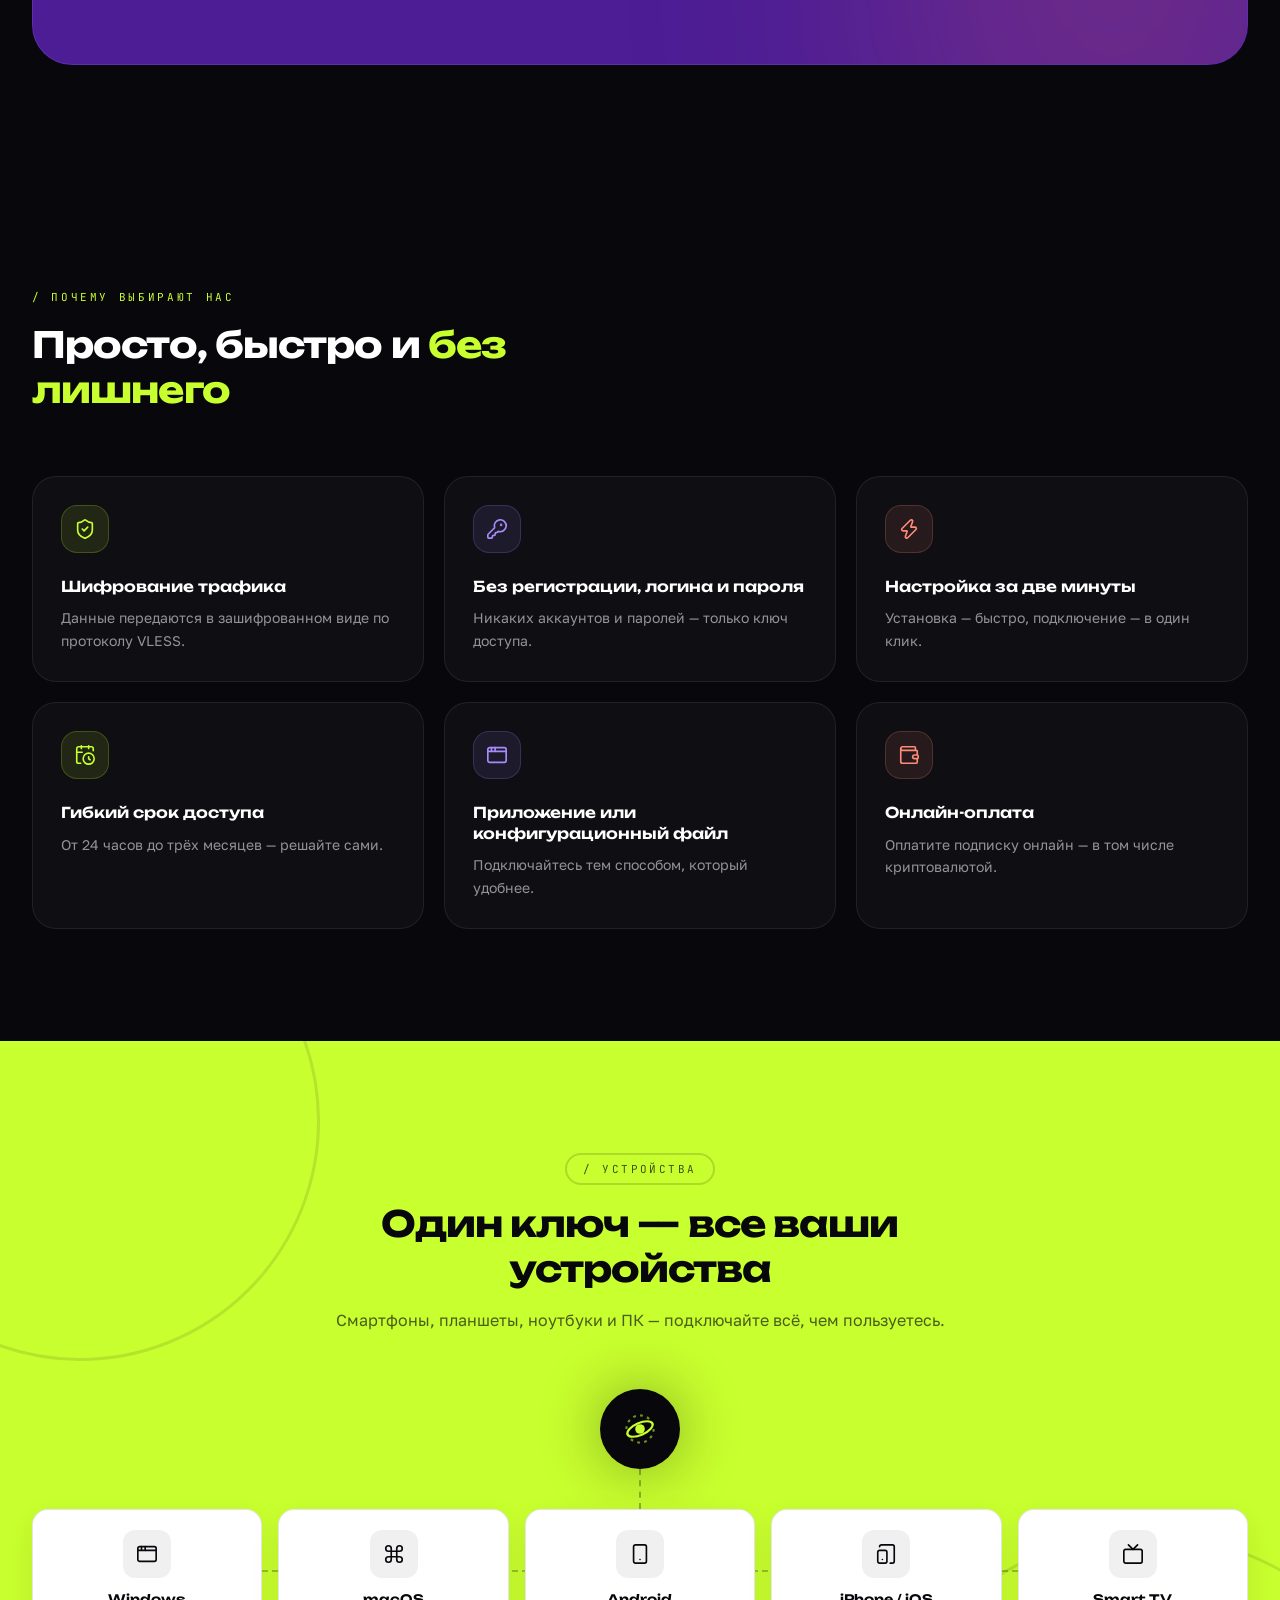
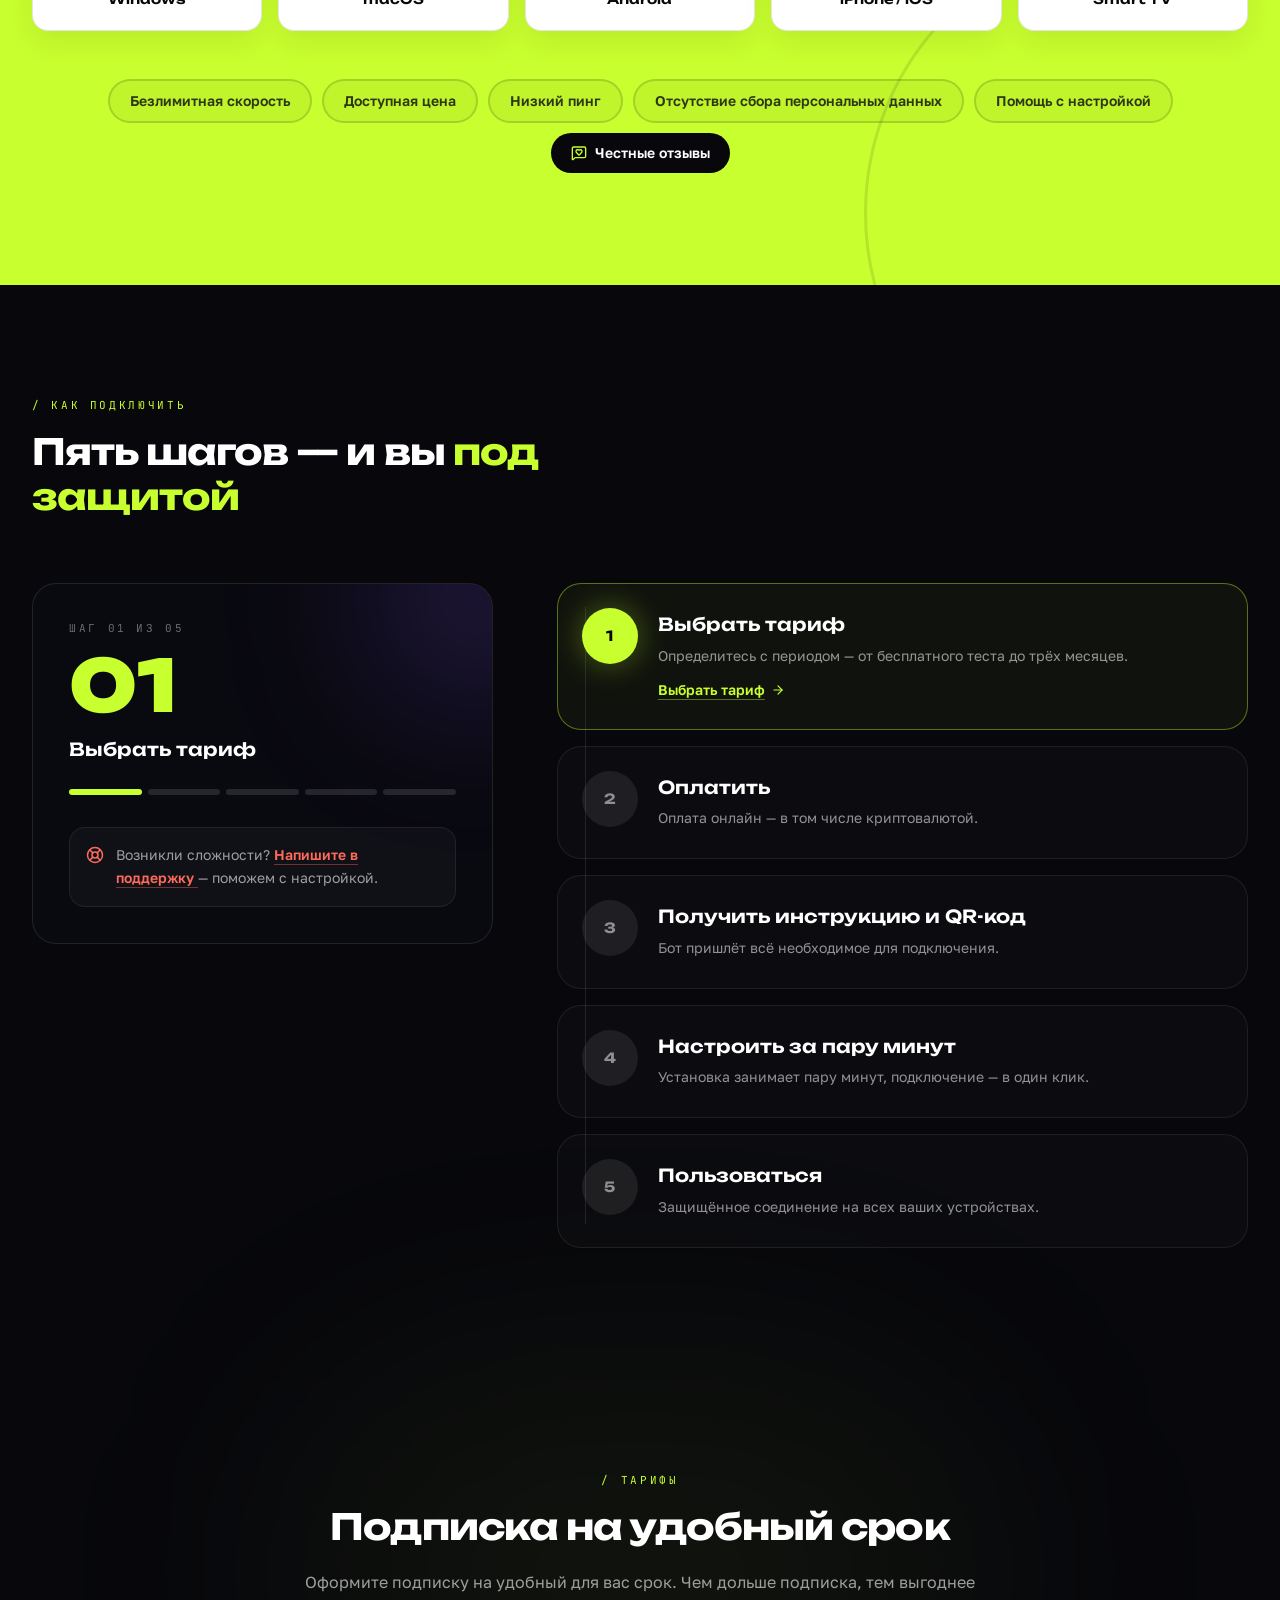
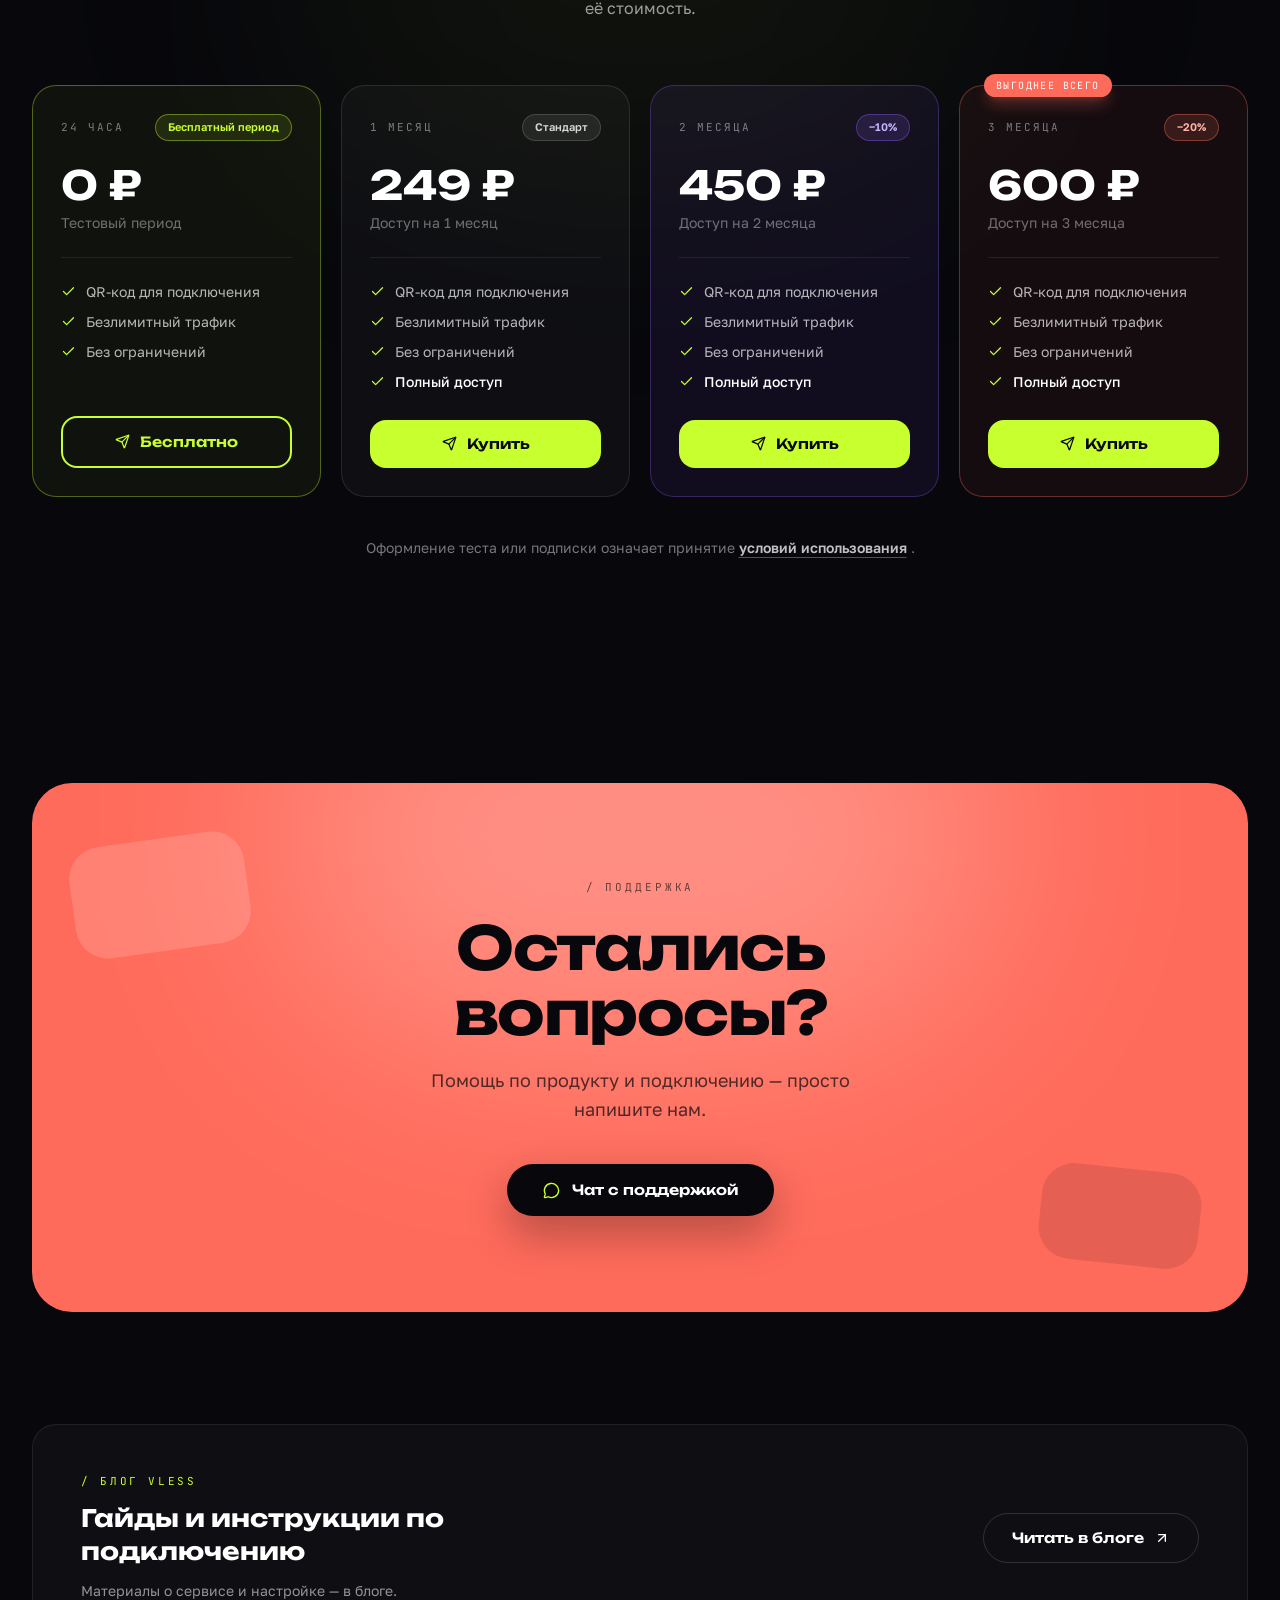
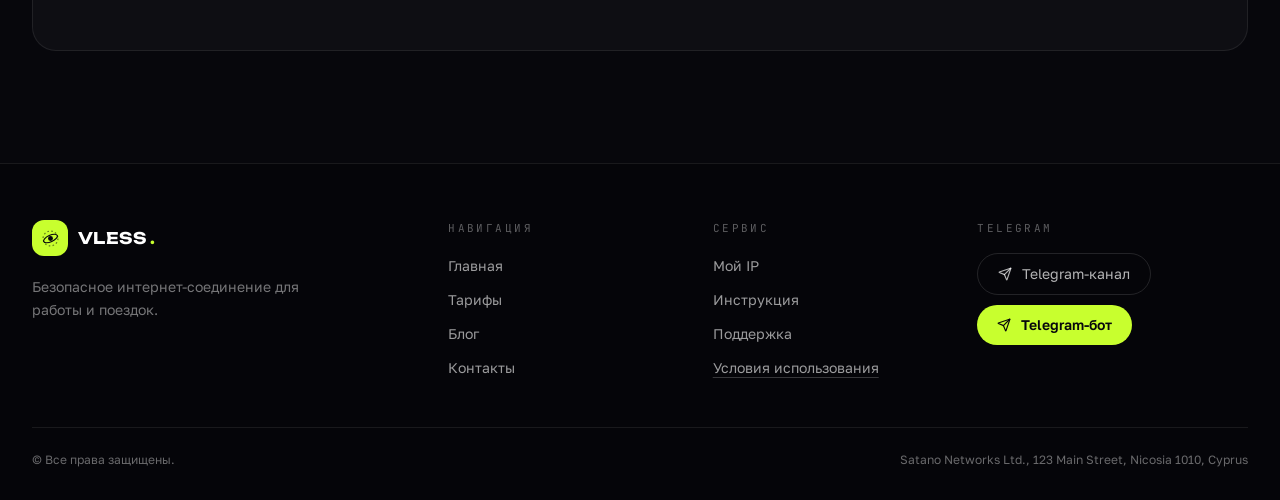
<file: variant2/index.html>
<!doctype html>
<html lang="ru">
<head>
<meta charset="utf-8"/>
<meta content="width=device-width, initial-scale=1.0" name="viewport"/>
<meta content="VLESS VPN — безопасное интернет-соединение для работы и поездок. Шифрованный канал для всех устройств, 7 локаций, бесплатный тест." name="description"/>
<meta content="#07070c" name="theme-color"/>
<link href="https://fonts.googleapis.com" rel="preconnect"/>
<link crossorigin="" href="https://fonts.gstatic.com" rel="preconnect"/>
<link href="https://fonts.googleapis.com/css2?family=Unbounded:wght@400;500;600;700;800;900&amp;family=Golos+Text:wght@400;500;600;700;800&amp;family=JetBrains+Mono:wght@400;500;600&amp;display=swap" rel="stylesheet"/>
<title>VLESS VPN — безопасное интернет-соединение</title>
<link href="styles.css" rel="stylesheet"/><link href="interactions.css" rel="stylesheet"/><script defer="" src="app.js"></script><meta name="robots" content="noindex,nofollow">
</head>
<body>
<div class="relative min-h-screen bg-ink font-body text-white">
 <div aria-hidden="true" class="noise">
 </div>
 <header class="fixed inset-x-0 top-0 z-[90]" style="">
  <div class="border-b border-lime/15 bg-ink-800/95 backdrop-blur-md">
   <div class="mx-auto flex max-w-7xl items-center justify-center gap-2.5 px-4 py-2">
    <svg aria-hidden="true" class="lucide lucide-triangle-alert lucide-alert-triangle shrink-0 text-lime" fill="none" height="13" stroke="currentColor" stroke-linecap="round" stroke-linejoin="round" stroke-width="2" viewbox="0 0 24 24" width="13" xmlns="http://www.w3.org/2000/svg">
     <path d="m21.73 18-8-14a2 2 0 0 0-3.48 0l-8 14A2 2 0 0 0 4 21h16a2 2 0 0 0 1.73-3">
     </path>
     <path d="M12 9v4">
     </path>
     <path d="M12 17h.01">
     </path>
    </svg>
    <p class="text-[11px] leading-snug text-white/55 sm:text-xs">
     Нарушение правил может привести к блокировке подписки без возврата. При проблемах —
     <a class="text-lime underline decoration-lime/40 underline-offset-2 transition-colors hover:decoration-lime" href="https://vpn-vless.com/support">
      поддержка
     </a>
    </p>
   </div>
  </div>
  <div class="border-b border-white/5 bg-ink/85 backdrop-blur-xl">
   <div class="mx-auto flex max-w-7xl items-center justify-between gap-4 px-5 py-3 sm:px-8">
    <a aria-label="VLESS VPN — на главную" class="group flex items-center gap-2.5" href="./">
     <span class="relative flex h-9 w-9 items-center justify-center rounded-xl bg-lime shadow-[0_0_24px_rgba(200,255,46,0.35)]">
      <svg aria-hidden="true" fill="none" height="19" viewbox="0 0 24 24" width="19">
       <circle cx="12" cy="12" fill="#07070C" r="3.1">
       </circle>
       <ellipse cx="12" cy="12" rx="9.4" ry="4.1" stroke="#07070C" stroke-width="1.5" transform="rotate(-24 12 12)">
       </ellipse>
       <circle cx="12" cy="12" opacity="0.55" r="9.4" stroke="#07070C" stroke-dasharray="2 3" stroke-width="1.5">
       </circle>
      </svg>
     </span>
     <span class="font-display text-base font-bold tracking-wide text-white">
      VLESS
      <span class="text-lime">
       .
      </span>
     </span>
    </a>
    <nav aria-label="Основная навигация" class="hidden items-center gap-7 lg:flex">
     <a class="font-mono text-[11px] uppercase tracking-[0.16em] text-white/55 transition-colors duration-200 hover:text-lime" href="./">
      Главная
     </a>
     <a class="font-mono text-[11px] uppercase tracking-[0.16em] text-white/55 transition-colors duration-200 hover:text-lime" href="#tarify">
      Тарифы
     </a>
     <a class="font-mono text-[11px] uppercase tracking-[0.16em] text-white/55 transition-colors duration-200 hover:text-lime" href="https://vpn-vless.com/support">
      Поддержка
     </a>
     <a class="font-mono text-[11px] uppercase tracking-[0.16em] text-white/55 transition-colors duration-200 hover:text-lime" href="https://vpn-vless.com/current-ip">
      Мой IP
     </a>
     <a class="font-mono text-[11px] uppercase tracking-[0.16em] text-white/55 transition-colors duration-200 hover:text-lime" href="https://vpn-vless.com/blog">
      Гайды
     </a>
     <a class="font-mono text-[11px] uppercase tracking-[0.16em] text-white/55 transition-colors duration-200 hover:text-lime" href="https://vpn-vless.com/how-to-install-vless">
      Инструкция
     </a>
    </nav>
    <div class="flex items-center gap-3">
     <a class="hidden items-center gap-2 rounded-full border border-white/12 px-4 py-2 font-mono text-[11px] uppercase tracking-[0.14em] text-white/70 transition-all duration-200 hover:border-lime/50 hover:text-lime md:inline-flex" href="https://t.me/satano_vpn_bot" rel="noopener noreferrer" target="_blank">
      <svg aria-hidden="true" class="lucide lucide-send" fill="none" height="13" stroke="currentColor" stroke-linecap="round" stroke-linejoin="round" stroke-width="2" viewbox="0 0 24 24" width="13" xmlns="http://www.w3.org/2000/svg">
       <path d="M14.536 21.686a.5.5 0 0 0 .937-.024l6.5-19a.496.496 0 0 0-.635-.635l-19 6.5a.5.5 0 0 0-.024.937l7.93 3.18a2 2 0 0 1 1.112 1.11z">
       </path>
       <path d="m21.854 2.147-10.94 10.939">
       </path>
      </svg>
      Бот
     </a>
     <a class="hidden rounded-full bg-lime px-5 py-2 font-display text-xs font-semibold text-ink transition-all duration-200 hover:shadow-[0_0_28px_rgba(200,255,46,0.4)] active:scale-95 sm:block" href="#tarify">
      Купить
     </a>
     <button aria-controls="mobile-menu" aria-expanded="false" aria-label="Открыть меню" class="flex h-10 w-10 items-center justify-center rounded-full border border-white/12 text-white/80 transition-all duration-200 hover:border-lime/50 hover:text-lime active:scale-90 lg:hidden" id="menu-toggle">
      <svg aria-hidden="true" class="lucide lucide-menu" fill="none" height="18" stroke="currentColor" stroke-linecap="round" stroke-linejoin="round" stroke-width="2" viewbox="0 0 24 24" width="18" xmlns="http://www.w3.org/2000/svg">
       <path d="M4 5h16">
       </path>
       <path d="M4 12h16">
       </path>
       <path d="M4 19h16">
       </path>
      </svg>
     </button>
    </div>
   </div>
  </div>
  <nav aria-label="Мобильная навигация" class="border-b border-white/8 bg-ink-800/98 backdrop-blur-xl lg:hidden" hidden="" id="mobile-menu">
   <div class="mx-auto flex max-w-7xl flex-col gap-1 px-5 py-4">
    <a class="rounded-xl px-3 py-3 font-display text-sm font-medium text-white/80 transition-colors duration-200 hover:bg-white/5 hover:text-lime" href="./">
     Главная
    </a>
    <a class="rounded-xl px-3 py-3 font-display text-sm font-medium text-white/80 transition-colors duration-200 hover:bg-white/5 hover:text-lime" href="#tarify">
     Тарифы
    </a>
    <a class="rounded-xl px-3 py-3 font-display text-sm font-medium text-white/80 transition-colors duration-200 hover:bg-white/5 hover:text-lime" href="https://vpn-vless.com/support">
     Поддержка
    </a>
    <a class="rounded-xl px-3 py-3 font-display text-sm font-medium text-white/80 transition-colors duration-200 hover:bg-white/5 hover:text-lime" href="https://vpn-vless.com/current-ip">
     Мой IP
    </a>
    <a class="rounded-xl px-3 py-3 font-display text-sm font-medium text-white/80 transition-colors duration-200 hover:bg-white/5 hover:text-lime" href="https://vpn-vless.com/blog">
     Гайды
    </a>
    <a class="rounded-xl px-3 py-3 font-display text-sm font-medium text-white/80 transition-colors duration-200 hover:bg-white/5 hover:text-lime" href="https://vpn-vless.com/how-to-install-vless">
     Инструкция
    </a>
    <div class="mt-3 flex flex-wrap gap-2 border-t border-white/8 pt-4">
     <a class="inline-flex items-center gap-2 rounded-full bg-lime px-4 py-2.5 font-display text-xs font-semibold text-ink" href="https://t.me/satano_vpn_bot" rel="noopener noreferrer" target="_blank">
      <svg aria-hidden="true" class="lucide lucide-send" fill="none" height="13" stroke="currentColor" stroke-linecap="round" stroke-linejoin="round" stroke-width="2" viewbox="0 0 24 24" width="13" xmlns="http://www.w3.org/2000/svg">
       <path d="M14.536 21.686a.5.5 0 0 0 .937-.024l6.5-19a.496.496 0 0 0-.635-.635l-19 6.5a.5.5 0 0 0-.024.937l7.93 3.18a2 2 0 0 1 1.112 1.11z">
       </path>
       <path d="m21.854 2.147-10.94 10.939">
       </path>
      </svg>
      Telegram-бот
     </a>
     <button class="rounded-full border border-white/15 px-4 py-2.5 font-mono text-[11px] uppercase tracking-wider text-white/70 transition-colors hover:border-lime/50 hover:text-lime" data-terms="">
      Условия использования
     </button>
    </div>
   </div>
  </nav>
 </header>
 <main>
  <section class="relative overflow-hidden pb-14 pt-[7.5rem] sm:pt-[8rem] lg:pb-24 lg:pt-[9.5rem]" id="hero">
   <div aria-hidden="true" class="pointer-events-none absolute -right-44 top-4 h-[560px] w-[560px] rounded-full bg-violet/25 blur-[150px]">
   </div>
   <div aria-hidden="true" class="pointer-events-none absolute -left-56 bottom-[-8rem] h-[500px] w-[500px] rounded-full bg-lime/10 blur-[140px]">
   </div>
   <div aria-hidden="true" class="pointer-events-none absolute -bottom-10 right-[-3%] select-none font-display text-[21vw] font-black leading-none tracking-tighter text-transparent opacity-[0.055]" style="-webkit-text-stroke: 1.5px rgb(200, 255, 46)">
    VLESS
   </div>
   <div class="relative mx-auto grid max-w-7xl items-center gap-12 px-5 sm:px-8 lg:grid-cols-[1.04fr_0.96fr] lg:gap-6">
    <div class="max-w-2xl">
     <div class="mb-6 inline-flex items-center gap-2.5 rounded-full border border-lime/25 bg-lime/[0.07] px-4 py-2" data-reveal="" style="">
      <span class="relative flex h-2 w-2">
       <span class="absolute inline-flex h-full w-full animate-ping rounded-full bg-lime opacity-60 [animation-duration:2.2s]">
       </span>
       <span class="relative inline-flex h-2 w-2 rounded-full bg-lime">
       </span>
      </span>
      <span class="font-mono text-[11px] uppercase tracking-[0.18em] text-lime">
       VLESS VPN — защищённое соединение
      </span>
     </div>
     <h1 class="font-display text-[1.9rem] font-bold leading-[1.14] tracking-tight text-white sm:text-5xl xl:text-[3.3rem]" style="opacity: 1">
      Безопасное
      <span class="text-lime">
       интернет-соединение
      </span>
      для работы и поездок
     </h1>
     <p class="mt-6 max-w-md text-base leading-relaxed text-white/60 sm:text-lg" style="opacity: 1">
      Работайте, общайтесь и отдыхайте с шифрованным соединением для всех устройств.
     </p>
     <div class="mt-9 flex flex-wrap items-center gap-4" data-reveal="" style="">
      <a class="group inline-flex items-center gap-3 rounded-full bg-lime px-8 py-4 font-display text-sm font-semibold text-ink shadow-[0_0_40px_rgba(200,255,46,0.25)] transition-shadow duration-200 hover:shadow-[0_0_60px_rgba(200,255,46,0.45)]" href="#tarify" tabindex="0">
       Купить
       <svg aria-hidden="true" class="lucide lucide-arrow-right transition-transform duration-200 group-hover:translate-x-1" fill="none" height="17" stroke="currentColor" stroke-linecap="round" stroke-linejoin="round" stroke-width="2" viewbox="0 0 24 24" width="17" xmlns="http://www.w3.org/2000/svg">
        <path d="M5 12h14">
        </path>
        <path d="m12 5 7 7-7 7">
        </path>
       </svg>
      </a>
      <a class="inline-flex items-center gap-3 rounded-full border border-white/18 px-8 py-4 font-display text-sm font-semibold text-white/85 transition-all duration-200 hover:border-lime/60 hover:text-lime" href="#tarify" tabindex="0">
       <svg aria-hidden="true" class="lucide lucide-play text-lime" fill="none" height="15" stroke="currentColor" stroke-linecap="round" stroke-linejoin="round" stroke-width="2" viewbox="0 0 24 24" width="15" xmlns="http://www.w3.org/2000/svg">
        <path d="M5 5a2 2 0 0 1 3.008-1.728l11.997 6.998a2 2 0 0 1 .003 3.458l-12 7A2 2 0 0 1 5 19z">
        </path>
       </svg>
       Бесплатный тест
      </a>
     </div>
     <ul class="mt-10 flex flex-wrap gap-x-7 gap-y-3" style="opacity: 1">
      <li class="flex items-center gap-2 font-mono text-[11px] uppercase tracking-[0.16em] text-white/45">
       <svg aria-hidden="true" class="lucide lucide-earth lucide-globe-2 text-lime/80" fill="none" height="14" stroke="currentColor" stroke-linecap="round" stroke-linejoin="round" stroke-width="2" viewbox="0 0 24 24" width="14" xmlns="http://www.w3.org/2000/svg">
        <path d="M21.54 15H17a2 2 0 0 0-2 2v4.54">
        </path>
        <path d="M7 3.34V5a3 3 0 0 0 3 3a2 2 0 0 1 2 2c0 1.1.9 2 2 2a2 2 0 0 0 2-2c0-1.1.9-2 2-2h3.17">
        </path>
        <path d="M11 21.95V18a2 2 0 0 0-2-2a2 2 0 0 1-2-2v-1a2 2 0 0 0-2-2H2.05">
        </path>
        <circle cx="12" cy="12" r="10">
        </circle>
       </svg>
       7 стран
      </li>
      <li class="flex items-center gap-2 font-mono text-[11px] uppercase tracking-[0.16em] text-white/45">
       <svg aria-hidden="true" class="lucide lucide-gauge text-lime/80" fill="none" height="14" stroke="currentColor" stroke-linecap="round" stroke-linejoin="round" stroke-width="2" viewbox="0 0 24 24" width="14" xmlns="http://www.w3.org/2000/svg">
        <path d="m12 14 4-4">
        </path>
        <path d="M3.34 19a10 10 0 1 1 17.32 0">
        </path>
       </svg>
       Безлимитный трафик
      </li>
      <li class="flex items-center gap-2 font-mono text-[11px] uppercase tracking-[0.16em] text-white/45">
       <svg aria-hidden="true" class="lucide lucide-shield-check text-lime/80" fill="none" height="14" stroke="currentColor" stroke-linecap="round" stroke-linejoin="round" stroke-width="2" viewbox="0 0 24 24" width="14" xmlns="http://www.w3.org/2000/svg">
        <path d="M20 13c0 5-3.5 7.5-7.66 8.95a1 1 0 0 1-.67-.01C7.5 20.5 4 18 4 13V6a1 1 0 0 1 1-1c2 0 4.5-1.2 6.24-2.72a1.17 1.17 0 0 1 1.52 0C14.51 3.81 17 5 19 5a1 1 0 0 1 1 1z">
        </path>
        <path d="m9 12 2 2 4-4">
        </path>
       </svg>
       Без регистрации
      </li>
     </ul>
    </div>
    <div class="relative mx-auto w-full max-w-[560px]" data-reveal="" style="">
     <div aria-hidden="true" class="absolute inset-[-12%] rounded-full bg-violet/20 blur-[90px]">
     </div>
     <div class="relative" id="connection-scene">
      <svg aria-hidden="true" class="h-auto w-full" focusable="false" viewbox="0 0 640 640">
       <defs>
        <radialgradient id="glowLime">
         <stop offset="0%" stop-color="#C8FF2E" stop-opacity="0.2">
         </stop>
         <stop offset="55%" stop-color="#C8FF2E" stop-opacity="0.05">
         </stop>
         <stop offset="100%" stop-color="#C8FF2E" stop-opacity="0">
         </stop>
        </radialgradient>
        <radialgradient id="glowViolet">
         <stop offset="0%" stop-color="#8B5CF6" stop-opacity="0.5">
         </stop>
         <stop offset="100%" stop-color="#8B5CF6" stop-opacity="0">
         </stop>
        </radialgradient>
        <radialgradient cx="36%" cy="30%" id="sphereGrad" r="85%">
         <stop offset="0%" stop-color="rgba(255,255,255,0.16)">
         </stop>
         <stop offset="52%" stop-color="rgba(139,92,246,0.1)">
         </stop>
         <stop offset="100%" stop-color="rgba(7,7,12,0.4)">
         </stop>
        </radialgradient>
        <radialgradient id="nucleusGrad">
         <stop offset="0%" stop-color="#E6FFA0">
         </stop>
         <stop offset="55%" stop-color="#C8FF2E">
         </stop>
         <stop offset="100%" stop-color="#8FBF00">
         </stop>
        </radialgradient>
        <filter height="340%" id="softBlur" width="340%" x="-120%" y="-120%">
         <fegaussianblur stddeviation="5">
         </fegaussianblur>
        </filter>
        <pattern height="30" id="dotsGrid" patternunits="userSpaceOnUse" width="30">
         <circle cx="1.6" cy="1.6" fill="rgba(255,255,255,0.12)" r="1.6">
         </circle>
        </pattern>
        <radialgradient id="fadeGrad">
         <stop offset="45%" stop-color="#ffffff">
         </stop>
         <stop offset="100%" stop-color="#000000">
         </stop>
        </radialgradient>
        <mask id="fadeMask">
         <rect fill="url(#fadeGrad)" height="640" width="640">
         </rect>
        </mask>
       </defs>
       <g style="opacity: 1">
        <rect fill="url(#dotsGrid)" height="640" mask="url(#fadeMask)" opacity="0.5" width="640">
        </rect>
        <circle cx="320" cy="320" fill="none" r="140" stroke="rgba(255,255,255,0.07)">
        </circle>
        <circle cx="320" cy="320" fill="none" r="232" stroke="rgba(255,255,255,0.05)">
        </circle>
        <g style="transform-origin: 320px 320px; animation-duration: 130s">
         <circle cx="320" cy="320" fill="none" r="302" stroke="rgba(255,255,255,0.09)" stroke-dasharray="2 14" stroke-width="1">
         </circle>
        </g>
        <circle cx="78" cy="92" fill="rgba(200,255,46,0.5)" r="2.6">
        </circle>
        <circle cx="568" cy="120" fill="rgba(139,92,246,0.55)" r="2.2">
        </circle>
        <circle cx="600" cy="520" fill="rgba(255,107,91,0.5)" r="2.6">
        </circle>
        <circle cx="52" cy="500" fill="rgba(255,255,255,0.3)" r="2.2">
        </circle>
       </g>
       <g transform="rotate(-22 320 320)">
        <g style="transform-origin: 50% 50%; transform: none; opacity: 1; transform-box: fill-box">
         <g class="orbit-spin" style="transform-origin: 320px 320px; animation-duration: 64s">
          <ellipse cx="320" cy="320" fill="none" rx="252" ry="94" stroke="#C8FF2E" stroke-dasharray="3 11" stroke-linecap="round" stroke-opacity="0.32" stroke-width="1.4">
          </ellipse>
          <g>
           <circle cx="527.9845749572389" cy="373.0763924991333" fill="#C8FF2E" opacity="0.22" r="8">
           </circle>
           <circle cx="527.9845749572389" cy="373.0763924991333" fill="#C8FF2E" r="3.4">
           </circle>
          </g>
         </g>
        </g>
       </g>
       <g transform="rotate(38 320 320)">
        <g style="transform-origin: 50% 50%; transform: none; opacity: 1; transform-box: fill-box">
         <g class="orbit-spin-rev" style="transform-origin: 320px 320px; animation-duration: 80s">
          <ellipse cx="320" cy="320" fill="none" rx="210" ry="110" stroke="#A78BFA" stroke-linecap="round" stroke-opacity="0.38" stroke-width="1.4">
          </ellipse>
          <g>
           <circle cx="140.05336179252106" cy="376.70515090036105" fill="#A78BFA" opacity="0.22" r="8">
           </circle>
           <circle cx="140.05336179252106" cy="376.70515090036105" fill="#A78BFA" r="3.4">
           </circle>
          </g>
         </g>
        </g>
       </g>
       <g transform="rotate(76 320 320)">
        <g style="transform-origin: 50% 50%; transform: none; opacity: 1; transform-box: fill-box">
         <g class="orbit-spin" style="transform-origin: 320px 320px; animation-duration: 92s">
          <ellipse cx="320" cy="320" fill="none" rx="266" ry="62" stroke="#FF8A77" stroke-dasharray="3 11" stroke-linecap="round" stroke-opacity="0.3" stroke-width="1.4">
          </ellipse>
          <g>
           <circle cx="238.24945658574046" cy="261.00067141885" fill="#FF8A77" opacity="0.22" r="8">
           </circle>
           <circle cx="238.24945658574046" cy="261.00067141885" fill="#FF8A77" r="3.4">
           </circle>
          </g>
         </g>
        </g>
       </g>
       <g style="transform-origin: 50% 50%; transform: none; opacity: 1; transform-box: fill-box">
        <circle cx="320" cy="320" fill="url(#glowLime)" r="170">
        </circle>
        <circle cx="320" cy="320" fill="url(#sphereGrad)" r="106" stroke="rgba(255,255,255,0.2)" stroke-width="1">
        </circle>
        <ellipse cx="300" cy="286" fill="rgba(255,255,255,0.05)" rx="58" ry="36">
        </ellipse>
        <circle cx="320" cy="320" fill="url(#glowViolet)" r="60">
        </circle>
        <g style="transform-origin: 320px 320px; animation-duration: 24s">
         <circle cx="320" cy="320" fill="none" r="42" stroke="rgba(200,255,46,0.5)" stroke-dasharray="2 7" stroke-width="1">
         </circle>
         <circle cx="362" cy="320" fill="#C8FF2E" r="2.4">
         </circle>
        </g>
        <circle cx="320" cy="320" fill="url(#nucleusGrad)" r="26" style="transform-origin: 320px 320px">
        </circle>
        <g stroke="rgba(255,255,255,0.35)" stroke-width="1.4">
         <line x1="320" x2="320" y1="198" y2="208">
         </line>
         <line x1="320" x2="320" y1="432" y2="442">
         </line>
         <line x1="198" x2="208" y1="320" y2="320">
         </line>
         <line x1="432" x2="442" y1="320" y2="320">
         </line>
        </g>
       </g>
      </svg>
     </div>
    </div>
   </div>
  </section>
  <section aria-hidden="true" class="relative z-10 overflow-hidden py-9">
   <div class="-rotate-1 scale-[1.04]">
    <div class="marquee-clip overflow-hidden border-y-2 border-ink/70 bg-lime py-3.5 shadow-[0_0_70px_rgba(200,255,46,0.22)]">
     <div class="marquee-track flex">
      <div class="flex shrink-0 items-center">
       <span class="flex items-center">
        <span class="px-7 font-display text-[13px] font-semibold uppercase tracking-[0.22em] text-ink">
         Германия
        </span>
        <span aria-hidden="true" class="h-1.5 w-1.5 rotate-45 bg-ink/50">
        </span>
       </span>
       <span class="flex items-center">
        <span class="px-7 font-display text-[13px] font-semibold uppercase tracking-[0.22em] text-ink">
         Финляндия
        </span>
        <span aria-hidden="true" class="h-1.5 w-1.5 rotate-45 bg-ink/50">
        </span>
       </span>
       <span class="flex items-center">
        <span class="px-7 font-display text-[13px] font-semibold uppercase tracking-[0.22em] text-ink">
         Россия
        </span>
        <span aria-hidden="true" class="h-1.5 w-1.5 rotate-45 bg-ink/50">
        </span>
       </span>
       <span class="flex items-center">
        <span class="px-7 font-display text-[13px] font-semibold uppercase tracking-[0.22em] text-ink">
         США
        </span>
        <span aria-hidden="true" class="h-1.5 w-1.5 rotate-45 bg-ink/50">
        </span>
       </span>
       <span class="flex items-center">
        <span class="px-7 font-display text-[13px] font-semibold uppercase tracking-[0.22em] text-ink">
         Нидерланды
        </span>
        <span aria-hidden="true" class="h-1.5 w-1.5 rotate-45 bg-ink/50">
        </span>
       </span>
       <span class="flex items-center">
        <span class="px-7 font-display text-[13px] font-semibold uppercase tracking-[0.22em] text-ink">
         Эстония
        </span>
        <span aria-hidden="true" class="h-1.5 w-1.5 rotate-45 bg-ink/50">
        </span>
       </span>
       <span class="flex items-center">
        <span class="px-7 font-display text-[13px] font-semibold uppercase tracking-[0.22em] text-ink">
         Армения
        </span>
        <span aria-hidden="true" class="h-1.5 w-1.5 rotate-45 bg-ink/50">
        </span>
       </span>
       <span class="px-7 font-display text-[13px] font-semibold uppercase tracking-[0.22em] text-ink">
        VLESS
       </span>
       <span aria-hidden="true" class="h-1.5 w-1.5 rotate-45 bg-ink/50">
       </span>
      </div>
      <div class="flex shrink-0 items-center">
       <span class="flex items-center">
        <span class="px-7 font-display text-[13px] font-semibold uppercase tracking-[0.22em] text-ink">
         Германия
        </span>
        <span aria-hidden="true" class="h-1.5 w-1.5 rotate-45 bg-ink/50">
        </span>
       </span>
       <span class="flex items-center">
        <span class="px-7 font-display text-[13px] font-semibold uppercase tracking-[0.22em] text-ink">
         Финляндия
        </span>
        <span aria-hidden="true" class="h-1.5 w-1.5 rotate-45 bg-ink/50">
        </span>
       </span>
       <span class="flex items-center">
        <span class="px-7 font-display text-[13px] font-semibold uppercase tracking-[0.22em] text-ink">
         Россия
        </span>
        <span aria-hidden="true" class="h-1.5 w-1.5 rotate-45 bg-ink/50">
        </span>
       </span>
       <span class="flex items-center">
        <span class="px-7 font-display text-[13px] font-semibold uppercase tracking-[0.22em] text-ink">
         США
        </span>
        <span aria-hidden="true" class="h-1.5 w-1.5 rotate-45 bg-ink/50">
        </span>
       </span>
       <span class="flex items-center">
        <span class="px-7 font-display text-[13px] font-semibold uppercase tracking-[0.22em] text-ink">
         Нидерланды
        </span>
        <span aria-hidden="true" class="h-1.5 w-1.5 rotate-45 bg-ink/50">
        </span>
       </span>
       <span class="flex items-center">
        <span class="px-7 font-display text-[13px] font-semibold uppercase tracking-[0.22em] text-ink">
         Эстония
        </span>
        <span aria-hidden="true" class="h-1.5 w-1.5 rotate-45 bg-ink/50">
        </span>
       </span>
       <span class="flex items-center">
        <span class="px-7 font-display text-[13px] font-semibold uppercase tracking-[0.22em] text-ink">
         Армения
        </span>
        <span aria-hidden="true" class="h-1.5 w-1.5 rotate-45 bg-ink/50">
        </span>
       </span>
       <span class="px-7 font-display text-[13px] font-semibold uppercase tracking-[0.22em] text-ink">
        VLESS
       </span>
       <span aria-hidden="true" class="h-1.5 w-1.5 rotate-45 bg-ink/50">
       </span>
      </div>
     </div>
    </div>
   </div>
  </section>
  <section class="relative py-20 lg:py-28">
   <div class="mx-auto max-w-7xl px-5 sm:px-8">
    <div style="opacity: 1; transform: none">
     <div class="mb-12 max-w-2xl lg:mb-16">
      <p class="mb-4 font-mono text-[11px] uppercase tracking-[0.24em] text-lime">
       / Для кого
      </p>
      <h2 class="font-display text-2xl font-bold leading-tight tracking-tight text-white sm:text-4xl">
       Работа, учёба и путешествия —
       <span class="text-lime">
        под защитой
       </span>
      </h2>
     </div>
    </div>
    <div class="grid gap-5 md:grid-cols-2 xl:grid-cols-4">
     <div class="h-full" style="opacity: 1; transform: none">
      <article class="group h-full rounded-3xl border border-white/8 bg-white/[0.03] p-4 transition-all duration-300 hover:-translate-y-1.5 hover:border-lime/25 hover:bg-white/[0.05]">
       <div class="relative h-44 overflow-hidden rounded-2xl border border-white/8" style="background: radial-gradient(120% 100% at 50% 0%, rgba(200, 255, 46, 0.14) 0%, rgba(200, 255, 46, 0.04) 45%, rgba(13, 13, 24, 0) 100%), rgb(12, 12, 23)">
        <svg aria-hidden="true" class="absolute inset-0 h-full w-full" preserveaspectratio="xMidYMid slice" viewbox="0 0 320 176">
         <g fill="none" stroke="#C8FF2E" stroke-opacity="0.28" stroke-width="1.3">
          <circle cx="160" cy="196" r="70" stroke-dasharray="4 9">
          </circle>
          <circle cx="160" cy="196" opacity="0.7" r="96" stroke-dasharray="4 12">
          </circle>
          <circle cx="160" cy="196" opacity="0.45" r="122" stroke-dasharray="2 14">
          </circle>
         </g>
        </svg>
        <span class="absolute left-1/2 top-1/2 flex h-16 w-16 -translate-x-1/2 -translate-y-1/2 items-center justify-center rounded-2xl border border-white/12 bg-ink/50 backdrop-blur-sm transition-transform duration-300 group-hover:-translate-y-[54%]">
         <svg aria-hidden="true" class="lucide lucide-fingerprint-pattern lucide-fingerprint" fill="none" height="30" stroke="currentColor" stroke-linecap="round" stroke-linejoin="round" stroke-width="1.7" style="color: rgb(200, 255, 46)" viewbox="0 0 24 24" width="30" xmlns="http://www.w3.org/2000/svg">
          <path d="M12 10a2 2 0 0 0-2 2c0 1.02-.1 2.51-.26 4">
          </path>
          <path d="M14 13.12c0 2.38 0 6.38-1 8.88">
          </path>
          <path d="M17.29 21.02c.12-.6.43-2.3.5-3.02">
          </path>
          <path d="M2 12a10 10 0 0 1 18-6">
          </path>
          <path d="M2 16h.01">
          </path>
          <path d="M21.8 16c.2-2 .131-5.354 0-6">
          </path>
          <path d="M5 19.5C5.5 18 6 15 6 12a6 6 0 0 1 .34-2">
          </path>
          <path d="M8.65 22c.21-.66.45-1.32.57-2">
          </path>
          <path d="M9 6.8a6 6 0 0 1 9 5.2v2">
          </path>
         </svg>
        </span>
       </div>
       <div class="px-2 pb-2 pt-5">
        <h3 class="font-display text-[15px] font-semibold leading-snug text-white">
         Личная безопасность в интернете
        </h3>
        <p class="mt-2.5 text-sm leading-relaxed text-white/55">
         Приватность и защита персональных данных в сети — каждый день.
        </p>
       </div>
      </article>
     </div>
     <div class="h-full" style="opacity: 1; transform: none">
      <article class="group h-full rounded-3xl border border-white/8 bg-white/[0.03] p-4 transition-all duration-300 hover:-translate-y-1.5 hover:border-lime/25 hover:bg-white/[0.05]">
       <div class="relative h-44 overflow-hidden rounded-2xl border border-white/8" style="background: radial-gradient(120% 100% at 50% 0%, rgba(167, 139, 250, 0.14) 0%, rgba(167, 139, 250, 0.04) 45%, rgba(13, 13, 24, 0) 100%), rgb(12, 12, 23)">
        <svg aria-hidden="true" class="absolute inset-0 h-full w-full" preserveaspectratio="xMidYMid slice" viewbox="0 0 320 176">
         <g fill="none" stroke="#A78BFA" stroke-opacity="0.3" stroke-width="1.3">
          <path d="M118 128 h84" stroke-linecap="round">
          </path>
          <path d="M132 106 h56 l6 22 h-68 z" opacity="0.7">
          </path>
          <path d="M160 88 a26 26 0 0 1 26 26" stroke-dasharray="3 7">
          </path>
          <path d="M160 74 a40 40 0 0 1 40 40" opacity="0.6" stroke-dasharray="3 8">
          </path>
          <path d="M160 60 a54 54 0 0 1 54 54" opacity="0.35" stroke-dasharray="2 10">
          </path>
         </g>
        </svg>
        <span class="absolute left-1/2 top-1/2 flex h-16 w-16 -translate-x-1/2 -translate-y-1/2 items-center justify-center rounded-2xl border border-white/12 bg-ink/50 backdrop-blur-sm transition-transform duration-300 group-hover:-translate-y-[54%]">
         <svg aria-hidden="true" class="lucide lucide-laptop" fill="none" height="30" stroke="currentColor" stroke-linecap="round" stroke-linejoin="round" stroke-width="1.7" style="color: rgb(167, 139, 250)" viewbox="0 0 24 24" width="30" xmlns="http://www.w3.org/2000/svg">
          <path d="M18 5a2 2 0 0 1 2 2v8.526a2 2 0 0 0 .212.897l1.068 2.127a1 1 0 0 1-.9 1.45H3.62a1 1 0 0 1-.9-1.45l1.068-2.127A2 2 0 0 0 4 15.526V7a2 2 0 0 1 2-2z">
          </path>
          <path d="M20.054 15.987H3.946">
          </path>
         </svg>
        </span>
       </div>
       <div class="px-2 pb-2 pt-5">
        <h3 class="font-display text-[15px] font-semibold leading-snug text-white">
         Защита данных при удалённой работе
        </h3>
        <p class="mt-2.5 text-sm leading-relaxed text-white/55">
         Шифрованный канал для рабочих задач, документов и коммуникаций.
        </p>
       </div>
      </article>
     </div>
     <div class="h-full" style="opacity: 1; transform: none">
      <article class="group h-full rounded-3xl border border-white/8 bg-white/[0.03] p-4 transition-all duration-300 hover:-translate-y-1.5 hover:border-lime/25 hover:bg-white/[0.05]">
       <div class="relative h-44 overflow-hidden rounded-2xl border border-white/8" style="background: radial-gradient(120% 100% at 50% 0%, rgba(255, 138, 119, 0.14) 0%, rgba(255, 138, 119, 0.04) 45%, rgba(13, 13, 24, 0) 100%), rgb(12, 12, 23)">
        <svg aria-hidden="true" class="absolute inset-0 h-full w-full" preserveaspectratio="xMidYMid slice" viewbox="0 0 320 176">
         <g fill="none" stroke="#FF8A77" stroke-opacity="0.3" stroke-width="1.3">
          <path d="M60 120 h200" stroke-dasharray="5 8">
          </path>
          <path d="M84 136 h152" opacity="0.6" stroke-dasharray="4 10">
          </path>
          <path d="M110 152 h100" opacity="0.35" stroke-dasharray="3 11">
          </path>
          <circle cx="160" cy="88" r="34" stroke-dasharray="4 9">
          </circle>
         </g>
        </svg>
        <span class="absolute left-1/2 top-1/2 flex h-16 w-16 -translate-x-1/2 -translate-y-1/2 items-center justify-center rounded-2xl border border-white/12 bg-ink/50 backdrop-blur-sm transition-transform duration-300 group-hover:-translate-y-[54%]">
         <svg aria-hidden="true" class="lucide lucide-graduation-cap" fill="none" height="30" stroke="currentColor" stroke-linecap="round" stroke-linejoin="round" stroke-width="1.7" style="color: rgb(255, 138, 119)" viewbox="0 0 24 24" width="30" xmlns="http://www.w3.org/2000/svg">
          <path d="M21.42 10.922a1 1 0 0 0-.019-1.838L12.83 5.18a2 2 0 0 0-1.66 0L2.6 9.08a1 1 0 0 0 0 1.832l8.57 3.908a2 2 0 0 0 1.66 0z">
          </path>
          <path d="M22 10v6">
          </path>
          <path d="M6 12.5V16a6 3 0 0 0 12 0v-3.5">
          </path>
         </svg>
        </span>
       </div>
       <div class="px-2 pb-2 pt-5">
        <h3 class="font-display text-[15px] font-semibold leading-snug text-white">
         Доступ к образовательным платформам
        </h3>
        <p class="mt-2.5 text-sm leading-relaxed text-white/55">
         Онлайн-курсы, вебинары и учебные ресурсы — без преград.
        </p>
       </div>
      </article>
     </div>
     <div class="h-full" style="opacity: 1; transform: none">
      <article class="group h-full rounded-3xl border border-white/8 bg-white/[0.03] p-4 transition-all duration-300 hover:-translate-y-1.5 hover:border-lime/25 hover:bg-white/[0.05]">
       <div class="relative h-44 overflow-hidden rounded-2xl border border-white/8" style="background: radial-gradient(120% 100% at 50% 0%, rgba(200, 255, 46, 0.14) 0%, rgba(200, 255, 46, 0.04) 45%, rgba(13, 13, 24, 0) 100%), rgb(12, 12, 23)">
        <svg aria-hidden="true" class="absolute inset-0 h-full w-full" preserveaspectratio="xMidYMid slice" viewbox="0 0 320 176">
         <g fill="none" stroke="#C8FF2E" stroke-opacity="0.32" stroke-width="1.3">
          <path d="M36 138 Q 110 58 190 86 T 292 66" stroke-dasharray="5 8" stroke-linecap="round">
          </path>
          <circle cx="36" cy="138" fill="#C8FF2E" opacity="0.7" r="4" stroke="none">
          </circle>
          <path d="M120 152 a40 40 0 0 1 40 -40" opacity="0.5" stroke-dasharray="3 7">
          </path>
          <path d="M108 164 a56 56 0 0 1 56 -56" opacity="0.3" stroke-dasharray="2 9">
          </path>
         </g>
        </svg>
        <span class="absolute left-1/2 top-1/2 flex h-16 w-16 -translate-x-1/2 -translate-y-1/2 items-center justify-center rounded-2xl border border-white/12 bg-ink/50 backdrop-blur-sm transition-transform duration-300 group-hover:-translate-y-[54%]">
         <svg aria-hidden="true" class="lucide lucide-plane" fill="none" height="30" stroke="currentColor" stroke-linecap="round" stroke-linejoin="round" stroke-width="1.7" style="color: rgb(200, 255, 46)" viewbox="0 0 24 24" width="30" xmlns="http://www.w3.org/2000/svg">
          <path d="M17.8 19.2 16 11l3.5-3.5C21 6 21.5 4 21 3c-1-.5-3 0-4.5 1.5L13 8 4.8 6.2c-.5-.1-.9.1-1.1.5l-.3.5c-.2.5-.1 1 .3 1.3L9 12l-2 3H4l-1 1 3 2 2 3 1-1v-3l3-2 3.5 5.3c.3.4.8.5 1.3.3l.5-.2c.4-.3.6-.7.5-1.2z">
          </path>
         </svg>
        </span>
       </div>
       <div class="px-2 pb-2 pt-5">
        <h3 class="font-display text-[15px] font-semibold leading-snug text-white">
         Защита в публичных Wi-Fi в поездках
        </h3>
        <p class="mt-2.5 text-sm leading-relaxed text-white/55">
         Открытые сети в аэропортах, отелях и кафе — под контролем.
        </p>
       </div>
      </article>
     </div>
    </div>
   </div>
  </section>
  <section class="relative py-20 lg:py-28" id="locations">
   <div aria-hidden="true" class="pointer-events-none absolute left-1/2 top-1/2 h-[620px] w-[620px] -translate-x-1/2 -translate-y-1/2 rounded-full bg-violet/[0.07] blur-[130px]">
   </div>
   <div class="relative mx-auto grid max-w-7xl items-center gap-12 px-5 sm:px-8 lg:grid-cols-[0.85fr_1.15fr] lg:gap-16">
    <div style="opacity: 1; transform: none">
     <div>
      <p class="mb-4 font-mono text-[11px] uppercase tracking-[0.24em] text-lime">
       / Локации
      </p>
      <h2 class="font-display text-2xl font-bold leading-tight tracking-tight text-white sm:text-4xl">
       Схема соединений —
       <span class="text-lime">
        7 локаций
       </span>
      </h2>
      <p class="mt-5 max-w-md text-base leading-relaxed text-white/60">
       Точки присутствия в Европе, России, США и Армении. Выберите страну на схеме — траектория покажет защищённое соединение.
      </p>
      <div aria-label="Выбор локации" class="mt-7 flex flex-wrap gap-2" role="group">
       <button aria-pressed="true" class="rounded-full border px-4 py-2 text-sm transition-all duration-200 active:scale-95 country-button" data-country="Германия">
        Германия
       </button>
       <button aria-pressed="false" class="rounded-full border px-4 py-2 text-sm transition-all duration-200 active:scale-95 hover:border-lime/40 hover:text-white country-button" data-country="Финляндия">
        Финляндия
       </button>
       <button aria-pressed="false" class="rounded-full border px-4 py-2 text-sm transition-all duration-200 active:scale-95 hover:border-lime/40 hover:text-white country-button" data-country="Россия">
        Россия
       </button>
       <button aria-pressed="false" class="rounded-full border px-4 py-2 text-sm transition-all duration-200 active:scale-95 hover:border-lime/40 hover:text-white country-button" data-country="США">
        США
       </button>
       <button aria-pressed="false" class="rounded-full border px-4 py-2 text-sm transition-all duration-200 active:scale-95 hover:border-lime/40 hover:text-white country-button" data-country="Нидерланды">
        Нидерланды
       </button>
       <button aria-pressed="false" class="rounded-full border px-4 py-2 text-sm transition-all duration-200 active:scale-95 hover:border-lime/40 hover:text-white country-button" data-country="Эстония">
        Эстония
       </button>
       <button aria-pressed="false" class="rounded-full border px-4 py-2 text-sm transition-all duration-200 active:scale-95 hover:border-lime/40 hover:text-white country-button" data-country="Армения">
        Армения
       </button>
      </div>
      <a class="mt-9 inline-flex items-center gap-3 rounded-full bg-lime px-7 py-3.5 font-display text-sm font-semibold text-ink shadow-[0_0_36px_rgba(200,255,46,0.22)] transition-shadow duration-200 hover:shadow-[0_0_54px_rgba(200,255,46,0.4)]" href="https://t.me/satano_vpn_bot" rel="noopener noreferrer" tabindex="0" target="_blank">
       <svg aria-hidden="true" class="lucide lucide-send" fill="none" height="15" stroke="currentColor" stroke-linecap="round" stroke-linejoin="round" stroke-width="2" viewbox="0 0 24 24" width="15" xmlns="http://www.w3.org/2000/svg">
        <path d="M14.536 21.686a.5.5 0 0 0 .937-.024l6.5-19a.496.496 0 0 0-.635-.635l-19 6.5a.5.5 0 0 0-.024.937l7.93 3.18a2 2 0 0 1 1.112 1.11z">
        </path>
        <path d="m21.854 2.147-10.94 10.939">
        </path>
       </svg>
       Бесплатный тест
      </a>
     </div>
    </div>
    <div style="opacity: 1; transform: none">
     <div class="relative rounded-3xl border border-white/8 bg-ink-800/60 p-3 sm:p-5">
      <div class="absolute right-4 top-4 z-10 flex items-center gap-2 rounded-full border border-lime/30 bg-lime/10 px-4 py-1.5">
       <span class="relative flex h-1.5 w-1.5">
        <span class="absolute h-full w-full animate-ping rounded-full bg-lime opacity-70 [animation-duration:2s]">
        </span>
        <span class="relative h-1.5 w-1.5 rounded-full bg-lime">
        </span>
       </span>
       <span aria-live="polite" class="font-mono text-xs font-medium text-lime" id="active-location" style="opacity: 1; transform: none">
        Германия
       </span>
      </div>
      <svg aria-label="Схема соединений с локациями. Выбрана: Германия" class="h-auto w-full" id="location-map" role="img" viewbox="0 0 640 560">
       <g stroke="rgba(255,255,255,0.045)" stroke-width="1">
        <line x1="64" x2="64" y1="0" y2="560">
        </line>
        <line x1="128" x2="128" y1="0" y2="560">
        </line>
        <line x1="192" x2="192" y1="0" y2="560">
        </line>
        <line x1="256" x2="256" y1="0" y2="560">
        </line>
        <line x1="320" x2="320" y1="0" y2="560">
        </line>
        <line x1="384" x2="384" y1="0" y2="560">
        </line>
        <line x1="448" x2="448" y1="0" y2="560">
        </line>
        <line x1="512" x2="512" y1="0" y2="560">
        </line>
        <line x1="576" x2="576" y1="0" y2="560">
        </line>
        <line x1="0" x2="640" y1="64" y2="64">
        </line>
        <line x1="0" x2="640" y1="128" y2="128">
        </line>
        <line x1="0" x2="640" y1="192" y2="192">
        </line>
        <line x1="0" x2="640" y1="256" y2="256">
        </line>
        <line x1="0" x2="640" y1="320" y2="320">
        </line>
        <line x1="0" x2="640" y1="384" y2="384">
        </line>
        <line x1="0" x2="640" y1="448" y2="448">
        </line>
        <line x1="0" x2="640" y1="512" y2="512">
        </line>
       </g>
       <g data-connection="Германия">
        <path d="M 320 292 Q 260.4558441227157 181.54415587728428 150 122" fill="none" stroke="rgba(255,255,255,0.08)" stroke-linecap="round" stroke-width="2">
        </path>
        <path class="connection-line" d="M 320 292 Q 260.4558441227157 181.54415587728428 150 122" fill="none" stroke="#C8FF2E" stroke-linecap="round" stroke-width="2">
        </path>
       </g>
       <g data-connection="Финляндия">
        <path d="M 320 292 Q 353.9940510616796 181.34556270796946 316 72" fill="none" stroke="rgba(255,255,255,0.08)" stroke-linecap="round" stroke-width="2">
        </path>
        <path class="connection-line" d="M 320 292 Q 353.9940510616796 181.34556270796946 316 72" fill="none" stroke="#C8FF2E" stroke-linecap="round" stroke-width="2">
        </path>
       </g>
       <g data-connection="Россия">
        <path d="M 320 292 Q 439.21963844396726 323.97933409703404 556 284" fill="none" stroke="rgba(255,255,255,0.08)" stroke-linecap="round" stroke-width="2">
        </path>
        <path class="connection-line" d="M 320 292 Q 439.21963844396726 323.97933409703404 556 284" fill="none" stroke="#C8FF2E" stroke-linecap="round" stroke-width="2">
        </path>
       </g>
       <g data-connection="США">
        <path d="M 320 292 Q 376.81102587184205 404.70096423451264 486 468" fill="none" stroke="rgba(255,255,255,0.08)" stroke-linecap="round" stroke-width="2">
        </path>
        <path class="connection-line" d="M 320 292 Q 376.81102587184205 404.70096423451264 486 468" fill="none" stroke="#C8FF2E" stroke-linecap="round" stroke-width="2">
        </path>
       </g>
       <g data-connection="Нидерланды">
        <path d="M 320 292 Q 204.23005058580276 252.0210203652693 86 284" fill="none" stroke="rgba(255,255,255,0.08)" stroke-linecap="round" stroke-width="2">
        </path>
        <path class="connection-line" d="M 320 292 Q 204.23005058580276 252.0210203652693 86 284" fill="none" stroke="#C8FF2E" stroke-linecap="round" stroke-width="2">
        </path>
       </g>
       <g data-connection="Эстония">
        <path d="M 320 292 Q 431.15462285950605 233.75354245139908 492 124" fill="none" stroke="rgba(255,255,255,0.08)" stroke-linecap="round" stroke-width="2">
        </path>
        <path class="connection-line" d="M 320 292 Q 431.15462285950605 233.75354245139908 492 124" fill="none" stroke="#C8FF2E" stroke-linecap="round" stroke-width="2">
        </path>
       </g>
       <g data-connection="Армения">
        <path d="M 320 292 Q 211.6988983828818 348.39034836316085 154 456" fill="none" stroke="rgba(255,255,255,0.08)" stroke-linecap="round" stroke-width="2">
        </path>
        <path class="connection-line" d="M 320 292 Q 211.6988983828818 348.39034836316085 154 456" fill="none" stroke="#C8FF2E" stroke-linecap="round" stroke-width="2">
        </path>
       </g>
       <g>
        <g class="orbit-spin" style="transform-origin: 320px 292px; animation-duration: 34s">
         <circle cx="320" cy="292" fill="none" r="46" stroke="rgba(200,255,46,0.35)" stroke-dasharray="2 9" stroke-width="1">
         </circle>
         <circle cx="366" cy="292" fill="#C8FF2E" r="2.4">
         </circle>
        </g>
        <circle cx="320" cy="292" fill="#10101d" r="30" stroke="#C8FF2E" stroke-width="1.5">
        </circle>
        <circle cx="320" cy="292" fill="none" opacity="0.15" r="30" stroke="#C8FF2E" stroke-width="6">
        </circle>
        <text class="font-mono" fill="#C8FF2E" font-size="12" font-weight="700" letter-spacing="2" text-anchor="middle" x="320" y="296">
         ВЫ
        </text>
       </g>
       <g aria-label="Локация: Германия" aria-pressed="true" data-country="Германия" role="button" style="cursor: pointer" tabindex="0" transform="translate(150, 122)">
        <circle data-node-part="outer" fill="rgba(200,255,46,0.15)" r="13" stroke="#C8FF2E" stroke-width="1.5" style="transition: 0.25s">
        </circle>
        <circle data-node-part="inner" fill="#C8FF2E" r="5" style="transition: 0.25s">
        </circle>
        <text class="font-body" fill="#ffffff" font-size="13.5" style="transition: fill 0.25s" text-anchor="middle" x="0" y="-26">
         Германия
        </text>
       </g>
       <g aria-label="Локация: Финляндия" aria-pressed="false" data-country="Финляндия" role="button" style="cursor: pointer" tabindex="0" transform="translate(316, 72)">
        <circle data-node-part="outer" fill="#10101d" r="13" stroke="rgba(255,255,255,0.22)" stroke-width="1.5" style="transition: 0.25s">
        </circle>
        <circle data-node-part="inner" fill="rgba(255,255,255,0.35)" r="5" style="transition: 0.25s">
        </circle>
        <text class="font-body" fill="rgba(255,255,255,0.5)" font-size="13.5" style="transition: fill 0.25s" text-anchor="middle" x="0" y="-26">
         Финляндия
        </text>
       </g>
       <g aria-label="Локация: Россия" aria-pressed="false" data-country="Россия" role="button" style="cursor: pointer" tabindex="0" transform="translate(556, 284)">
        <circle data-node-part="outer" fill="#10101d" r="13" stroke="rgba(255,255,255,0.22)" stroke-width="1.5" style="transition: 0.25s">
        </circle>
        <circle data-node-part="inner" fill="rgba(255,255,255,0.35)" r="5" style="transition: 0.25s">
        </circle>
        <text class="font-body" fill="rgba(255,255,255,0.5)" font-size="13.5" style="transition: fill 0.25s" text-anchor="start" x="24" y="4">
         Россия
        </text>
       </g>
       <g aria-label="Локация: США" aria-pressed="false" data-country="США" role="button" style="cursor: pointer" tabindex="0" transform="translate(486, 468)">
        <circle data-node-part="outer" fill="#10101d" r="13" stroke="rgba(255,255,255,0.22)" stroke-width="1.5" style="transition: 0.25s">
        </circle>
        <circle data-node-part="inner" fill="rgba(255,255,255,0.35)" r="5" style="transition: 0.25s">
        </circle>
        <text class="font-body" fill="rgba(255,255,255,0.5)" font-size="13.5" style="transition: fill 0.25s" text-anchor="middle" x="0" y="34">
         США
        </text>
       </g>
       <g aria-label="Локация: Нидерланды" aria-pressed="false" data-country="Нидерланды" role="button" style="cursor: pointer" tabindex="0" transform="translate(86, 284)">
        <circle data-node-part="outer" fill="#10101d" r="13" stroke="rgba(255,255,255,0.22)" stroke-width="1.5" style="transition: 0.25s">
        </circle>
        <circle data-node-part="inner" fill="rgba(255,255,255,0.35)" r="5" style="transition: 0.25s">
        </circle>
        <text class="font-body" fill="rgba(255,255,255,0.5)" font-size="13.5" style="transition: fill 0.25s" text-anchor="end" x="-24" y="4">
         Нидерланды
        </text>
       </g>
       <g aria-label="Локация: Эстония" aria-pressed="false" data-country="Эстония" role="button" style="cursor: pointer" tabindex="0" transform="translate(492, 124)">
        <circle data-node-part="outer" fill="#10101d" r="13" stroke="rgba(255,255,255,0.22)" stroke-width="1.5" style="transition: 0.25s">
        </circle>
        <circle data-node-part="inner" fill="rgba(255,255,255,0.35)" r="5" style="transition: 0.25s">
        </circle>
        <text class="font-body" fill="rgba(255,255,255,0.5)" font-size="13.5" style="transition: fill 0.25s" text-anchor="middle" x="0" y="-26">
         Эстония
        </text>
       </g>
       <g aria-label="Локация: Армения" aria-pressed="false" data-country="Армения" role="button" style="cursor: pointer" tabindex="0" transform="translate(154, 456)">
        <circle data-node-part="outer" fill="#10101d" r="13" stroke="rgba(255,255,255,0.22)" stroke-width="1.5" style="transition: 0.25s">
        </circle>
        <circle data-node-part="inner" fill="rgba(255,255,255,0.35)" r="5" style="transition: 0.25s">
        </circle>
        <text class="font-body" fill="rgba(255,255,255,0.5)" font-size="13.5" style="transition: fill 0.25s" text-anchor="middle" x="0" y="34">
         Армения
        </text>
       </g>
      </svg>
      <p class="flex items-center gap-2 px-2 pb-1 pt-2 font-mono text-[10px] uppercase tracking-[0.2em] text-white/35">
       <svg aria-hidden="true" class="lucide lucide-arrow-up-right text-lime/60" fill="none" height="12" stroke="currentColor" stroke-linecap="round" stroke-linejoin="round" stroke-width="2" viewbox="0 0 24 24" width="12" xmlns="http://www.w3.org/2000/svg">
        <path d="M7 7h10v10">
        </path>
        <path d="M7 17 17 7">
        </path>
       </svg>
       Наведите или нажмите на узел, чтобы увидеть траекторию
      </p>
     </div>
    </div>
   </div>
  </section>
  <section class="py-20 lg:py-28">
   <div class="mx-auto max-w-7xl px-5 sm:px-8">
    <div class="relative overflow-hidden rounded-[2.5rem] border border-violet/25 bg-violet-deep">
     <div aria-hidden="true" class="pointer-events-none absolute -left-32 -top-32 h-[420px] w-[420px] rounded-full bg-lime/15 blur-[120px]">
     </div>
     <div aria-hidden="true" class="pointer-events-none absolute -bottom-40 -right-24 h-[460px] w-[460px] rounded-full bg-coral/20 blur-[130px]">
     </div>
     <div class="relative grid gap-12 p-7 sm:p-10 md:p-14 lg:grid-cols-[0.9fr_1.1fr] lg:gap-16 lg:p-16">
      <div class="lg:sticky lg:top-36 lg:self-start">
       <div style="opacity: 1; transform: none">
        <p class="mb-4 font-mono text-[11px] uppercase tracking-[0.24em] text-lime">
         / Как это работает
        </p>
        <h2 class="font-display text-2xl font-bold leading-tight tracking-tight text-white sm:text-4xl">
         Защищённый канал с
         <span class="text-lime">
          VLESS
         </span>
        </h2>
        <p class="mt-5 max-w-md text-base leading-relaxed text-white/65">
         Данные передаются по защищённому каналу VLESS — в том числе в открытых Wi-Fi сетях.
        </p>
        <span class="mt-7 inline-flex items-center gap-2 rounded-full border border-white/25 px-4 py-2 font-mono text-[11px] uppercase tracking-[0.2em] text-white/80">
         <svg aria-hidden="true" class="lucide lucide-lock text-lime" fill="none" height="12" stroke="currentColor" stroke-linecap="round" stroke-linejoin="round" stroke-width="2" viewbox="0 0 24 24" width="12" xmlns="http://www.w3.org/2000/svg">
          <rect height="11" rx="2" ry="2" width="18" x="3" y="11">
          </rect>
          <path d="M7 11V7a5 5 0 0 1 10 0v4">
          </path>
         </svg>
         Протокол VLESS
        </span>
       </div>
      </div>
      <div class="relative">
       <div aria-hidden="true" class="absolute bottom-6 left-[27px] top-6 w-px bg-white/15">
       </div>
       <div aria-hidden="true" class="absolute bottom-6 left-[27px] top-6 w-px origin-top bg-lime" id="technology-progress" style="transform: scaleY(0.118826)">
       </div>
       <ol class="space-y-2" id="technology-list">
        <div style="opacity: 1; transform: none">
         <li class="relative flex items-center gap-5 rounded-2xl px-2 py-4 sm:items-center">
          <span class="relative z-10 flex h-14 w-14 shrink-0 items-center justify-center rounded-2xl border border-white/20 bg-violet-deep text-lime">
           <svg aria-hidden="true" class="lucide lucide-activity" fill="none" height="24" stroke="currentColor" stroke-linecap="round" stroke-linejoin="round" stroke-width="1.8" viewbox="0 0 24 24" width="24" xmlns="http://www.w3.org/2000/svg">
            <path d="M22 12h-2.48a2 2 0 0 0-1.93 1.46l-2.35 8.36a.25.25 0 0 1-.48 0L9.24 2.18a.25.25 0 0 0-.48 0l-2.35 8.36A2 2 0 0 1 4.49 12H2">
            </path>
           </svg>
          </span>
          <div>
           <span class="font-mono text-[10px] tracking-[0.3em] text-lime/70">
            01
           </span>
           <p class="mt-1 font-display text-[15px] font-semibold leading-snug text-white sm:text-base">
            Стабильное подключение
           </p>
          </div>
         </li>
        </div>
        <div style="opacity: 1; transform: none">
         <li class="relative flex items-center gap-5 rounded-2xl px-2 py-4 sm:items-center">
          <span class="relative z-10 flex h-14 w-14 shrink-0 items-center justify-center rounded-2xl border border-white/20 bg-violet-deep text-lime">
           <svg aria-hidden="true" class="lucide lucide-lock" fill="none" height="24" stroke="currentColor" stroke-linecap="round" stroke-linejoin="round" stroke-width="1.8" viewbox="0 0 24 24" width="24" xmlns="http://www.w3.org/2000/svg">
            <rect height="11" rx="2" ry="2" width="18" x="3" y="11">
            </rect>
            <path d="M7 11V7a5 5 0 0 1 10 0v4">
            </path>
           </svg>
          </span>
          <div>
           <span class="font-mono text-[10px] tracking-[0.3em] text-lime/70">
            02
           </span>
           <p class="mt-1 font-display text-[15px] font-semibold leading-snug text-white sm:text-base">
            Безопасность трафика
           </p>
          </div>
         </li>
        </div>
        <div style="opacity: 1; transform: none">
         <li class="relative flex items-center gap-5 rounded-2xl px-2 py-4 sm:items-center">
          <span class="relative z-10 flex h-14 w-14 shrink-0 items-center justify-center rounded-2xl border border-white/20 bg-violet-deep text-lime">
           <svg aria-hidden="true" class="lucide lucide-eye-off" fill="none" height="24" stroke="currentColor" stroke-linecap="round" stroke-linejoin="round" stroke-width="1.8" viewbox="0 0 24 24" width="24" xmlns="http://www.w3.org/2000/svg">
            <path d="M10.733 5.076a10.744 10.744 0 0 1 11.205 6.575 1 1 0 0 1 0 .696 10.747 10.747 0 0 1-1.444 2.49">
            </path>
            <path d="M14.084 14.158a3 3 0 0 1-4.242-4.242">
            </path>
            <path d="M17.479 17.499a10.75 10.75 0 0 1-15.417-5.151 1 1 0 0 1 0-.696 10.75 10.75 0 0 1 4.446-5.143">
            </path>
            <path d="m2 2 20 20">
            </path>
           </svg>
          </span>
          <div>
           <span class="font-mono text-[10px] tracking-[0.3em] text-lime/70">
            03
           </span>
           <p class="mt-1 font-display text-[15px] font-semibold leading-snug text-white sm:text-base">
            Отсутствие сбора конфиденциальной информации
           </p>
          </div>
         </li>
        </div>
        <div style="opacity: 1; transform: none">
         <li class="relative flex items-center gap-5 rounded-2xl px-2 py-4 sm:items-center">
          <span class="relative z-10 flex h-14 w-14 shrink-0 items-center justify-center rounded-2xl border border-white/20 bg-violet-deep text-lime">
           <svg aria-hidden="true" class="lucide lucide-wifi" fill="none" height="24" stroke="currentColor" stroke-linecap="round" stroke-linejoin="round" stroke-width="1.8" viewbox="0 0 24 24" width="24" xmlns="http://www.w3.org/2000/svg">
            <path d="M12 20h.01">
            </path>
            <path d="M2 8.82a15 15 0 0 1 20 0">
            </path>
            <path d="M5 12.859a10 10 0 0 1 14 0">
            </path>
            <path d="M8.5 16.429a5 5 0 0 1 7 0">
            </path>
           </svg>
          </span>
          <div>
           <span class="font-mono text-[10px] tracking-[0.3em] text-lime/70">
            04
           </span>
           <p class="mt-1 font-display text-[15px] font-semibold leading-snug text-white sm:text-base">
            Защита в общественных сетях
           </p>
          </div>
         </li>
        </div>
        <div style="opacity: 1; transform: none">
         <li class="relative flex items-center gap-5 rounded-2xl px-2 py-4 sm:items-center">
          <span class="relative z-10 flex h-14 w-14 shrink-0 items-center justify-center rounded-2xl border border-white/20 bg-violet-deep text-lime">
           <svg aria-hidden="true" class="lucide lucide-gauge" fill="none" height="24" stroke="currentColor" stroke-linecap="round" stroke-linejoin="round" stroke-width="1.8" viewbox="0 0 24 24" width="24" xmlns="http://www.w3.org/2000/svg">
            <path d="m12 14 4-4">
            </path>
            <path d="M3.34 19a10 10 0 1 1 17.32 0">
            </path>
           </svg>
          </span>
          <div>
           <span class="font-mono text-[10px] tracking-[0.3em] text-lime/70">
            05
           </span>
           <p class="mt-1 font-display text-[15px] font-semibold leading-snug text-white sm:text-base">
            Скорость без ограничений
           </p>
          </div>
         </li>
        </div>
       </ol>
      </div>
     </div>
    </div>
   </div>
  </section>
  <section class="relative py-20 lg:py-28">
   <div class="mx-auto max-w-7xl px-5 sm:px-8">
    <div style="opacity: 1; transform: none">
     <div class="mb-12 flex flex-wrap items-end justify-between gap-6 lg:mb-16">
      <div class="max-w-xl">
       <p class="mb-4 font-mono text-[11px] uppercase tracking-[0.24em] text-lime">
        / Почему выбирают нас
       </p>
       <h2 class="font-display text-2xl font-bold leading-tight tracking-tight text-white sm:text-4xl">
        Просто, быстро и
        <span class="text-lime">
         без лишнего
        </span>
       </h2>
      </div>
     </div>
    </div>
    <div class="grid gap-5 md:grid-cols-2 lg:grid-cols-3">
     <div class="h-full" style="opacity: 1; transform: none">
      <article class="group relative h-full overflow-hidden rounded-3xl border border-white/8 bg-white/[0.03] p-7 transition-all duration-300 hover:-translate-y-1.5 hover:border-white/20">
       <div aria-hidden="true" class="pointer-events-none absolute -right-16 -top-16 h-40 w-40 rounded-full opacity-0 blur-[70px] transition-opacity duration-500 group-hover:opacity-100" style="background-color: rgba(200, 255, 46, 0.19)">
       </div>
       <span class="relative flex h-12 w-12 items-center justify-center rounded-2xl border" style="background-color: rgba(200, 255, 46, 0.1); border-color: rgba(200, 255, 46, 0.2); color: rgb(200, 255, 46)">
        <svg aria-hidden="true" class="lucide lucide-shield-check" fill="none" height="22" stroke="currentColor" stroke-linecap="round" stroke-linejoin="round" stroke-width="1.8" viewbox="0 0 24 24" width="22" xmlns="http://www.w3.org/2000/svg">
         <path d="M20 13c0 5-3.5 7.5-7.66 8.95a1 1 0 0 1-.67-.01C7.5 20.5 4 18 4 13V6a1 1 0 0 1 1-1c2 0 4.5-1.2 6.24-2.72a1.17 1.17 0 0 1 1.52 0C14.51 3.81 17 5 19 5a1 1 0 0 1 1 1z">
         </path>
         <path d="m9 12 2 2 4-4">
         </path>
        </svg>
       </span>
       <h3 class="relative mt-6 font-display text-[15px] font-semibold leading-snug text-white">
        Шифрование трафика
       </h3>
       <p class="relative mt-2.5 text-sm leading-relaxed text-white/55">
        Данные передаются в зашифрованном виде по протоколу VLESS.
       </p>
      </article>
     </div>
     <div class="h-full" style="opacity: 1; transform: none">
      <article class="group relative h-full overflow-hidden rounded-3xl border border-white/8 bg-white/[0.03] p-7 transition-all duration-300 hover:-translate-y-1.5 hover:border-white/20">
       <div aria-hidden="true" class="pointer-events-none absolute -right-16 -top-16 h-40 w-40 rounded-full opacity-0 blur-[70px] transition-opacity duration-500 group-hover:opacity-100" style="background-color: rgba(167, 139, 250, 0.19)">
       </div>
       <span class="relative flex h-12 w-12 items-center justify-center rounded-2xl border" style="background-color: rgba(167, 139, 250, 0.1); border-color: rgba(167, 139, 250, 0.2); color: rgb(167, 139, 250)">
        <svg aria-hidden="true" class="lucide lucide-key-round" fill="none" height="22" stroke="currentColor" stroke-linecap="round" stroke-linejoin="round" stroke-width="1.8" viewbox="0 0 24 24" width="22" xmlns="http://www.w3.org/2000/svg">
         <path d="M2.586 17.414A2 2 0 0 0 2 18.828V21a1 1 0 0 0 1 1h3a1 1 0 0 0 1-1v-1a1 1 0 0 1 1-1h1a1 1 0 0 0 1-1v-1a1 1 0 0 1 1-1h.172a2 2 0 0 0 1.414-.586l.814-.814a6.5 6.5 0 1 0-4-4z">
         </path>
         <circle cx="16.5" cy="7.5" fill="currentColor" r=".5">
         </circle>
        </svg>
       </span>
       <h3 class="relative mt-6 font-display text-[15px] font-semibold leading-snug text-white">
        Без регистрации, логина и пароля
       </h3>
       <p class="relative mt-2.5 text-sm leading-relaxed text-white/55">
        Никаких аккаунтов и паролей — только ключ доступа.
       </p>
      </article>
     </div>
     <div class="h-full" style="opacity: 1; transform: none">
      <article class="group relative h-full overflow-hidden rounded-3xl border border-white/8 bg-white/[0.03] p-7 transition-all duration-300 hover:-translate-y-1.5 hover:border-white/20">
       <div aria-hidden="true" class="pointer-events-none absolute -right-16 -top-16 h-40 w-40 rounded-full opacity-0 blur-[70px] transition-opacity duration-500 group-hover:opacity-100" style="background-color: rgba(255, 138, 119, 0.19)">
       </div>
       <span class="relative flex h-12 w-12 items-center justify-center rounded-2xl border" style="background-color: rgba(255, 138, 119, 0.1); border-color: rgba(255, 138, 119, 0.2); color: rgb(255, 138, 119)">
        <svg aria-hidden="true" class="lucide lucide-zap" fill="none" height="22" stroke="currentColor" stroke-linecap="round" stroke-linejoin="round" stroke-width="1.8" viewbox="0 0 24 24" width="22" xmlns="http://www.w3.org/2000/svg">
         <path d="M15.914 4a1.5 1.5 0 00-2.474-1.561l-9 9A1.5 1.5 0 005.5 14h4.002a.5.5 0 01.471.666L8.086 20a1.5 1.5 0 002.475 1.56l9-9A1.5 1.5 0 0018.5 10h-3.997a.5.5 0 01-.472-.667z">
         </path>
        </svg>
       </span>
       <h3 class="relative mt-6 font-display text-[15px] font-semibold leading-snug text-white">
        Настройка за две минуты
       </h3>
       <p class="relative mt-2.5 text-sm leading-relaxed text-white/55">
        Установка — быстро, подключение — в один клик.
       </p>
      </article>
     </div>
     <div class="h-full" style="opacity: 1; transform: none">
      <article class="group relative h-full overflow-hidden rounded-3xl border border-white/8 bg-white/[0.03] p-7 transition-all duration-300 hover:-translate-y-1.5 hover:border-white/20">
       <div aria-hidden="true" class="pointer-events-none absolute -right-16 -top-16 h-40 w-40 rounded-full opacity-0 blur-[70px] transition-opacity duration-500 group-hover:opacity-100" style="background-color: rgba(200, 255, 46, 0.19)">
       </div>
       <span class="relative flex h-12 w-12 items-center justify-center rounded-2xl border" style="background-color: rgba(200, 255, 46, 0.1); border-color: rgba(200, 255, 46, 0.2); color: rgb(200, 255, 46)">
        <svg aria-hidden="true" class="lucide lucide-calendar-clock" fill="none" height="22" stroke="currentColor" stroke-linecap="round" stroke-linejoin="round" stroke-width="1.8" viewbox="0 0 24 24" width="22" xmlns="http://www.w3.org/2000/svg">
         <path d="M16 14v2.2l1.6 1">
         </path>
         <path d="M16 2v3">
         </path>
         <path d="M21 7.338V5a2 2 0 00-2-2H5a2 2 0 00-2 2v14a2 2 0 002 2h2.338">
         </path>
         <path d="M3 9h5.859">
         </path>
         <path d="M8 2v3">
         </path>
         <circle cx="16" cy="16" r="6">
         </circle>
        </svg>
       </span>
       <h3 class="relative mt-6 font-display text-[15px] font-semibold leading-snug text-white">
        Гибкий срок доступа
       </h3>
       <p class="relative mt-2.5 text-sm leading-relaxed text-white/55">
        От 24 часов до трёх месяцев — решайте сами.
       </p>
      </article>
     </div>
     <div class="h-full" style="opacity: 1; transform: none">
      <article class="group relative h-full overflow-hidden rounded-3xl border border-white/8 bg-white/[0.03] p-7 transition-all duration-300 hover:-translate-y-1.5 hover:border-white/20">
       <div aria-hidden="true" class="pointer-events-none absolute -right-16 -top-16 h-40 w-40 rounded-full opacity-0 blur-[70px] transition-opacity duration-500 group-hover:opacity-100" style="background-color: rgba(167, 139, 250, 0.19)">
       </div>
       <span class="relative flex h-12 w-12 items-center justify-center rounded-2xl border" style="background-color: rgba(167, 139, 250, 0.1); border-color: rgba(167, 139, 250, 0.2); color: rgb(167, 139, 250)">
        <svg aria-hidden="true" class="lucide lucide-app-window" fill="none" height="22" stroke="currentColor" stroke-linecap="round" stroke-linejoin="round" stroke-width="1.8" viewbox="0 0 24 24" width="22" xmlns="http://www.w3.org/2000/svg">
         <rect height="16" rx="2" width="20" x="2" y="4">
         </rect>
         <path d="M10 4v4">
         </path>
         <path d="M2 8h20">
         </path>
         <path d="M6 4v4">
         </path>
        </svg>
       </span>
       <h3 class="relative mt-6 font-display text-[15px] font-semibold leading-snug text-white">
        Приложение или конфигурационный файл
       </h3>
       <p class="relative mt-2.5 text-sm leading-relaxed text-white/55">
        Подключайтесь тем способом, который удобнее.
       </p>
      </article>
     </div>
     <div class="h-full" style="opacity: 1; transform: none">
      <article class="group relative h-full overflow-hidden rounded-3xl border border-white/8 bg-white/[0.03] p-7 transition-all duration-300 hover:-translate-y-1.5 hover:border-white/20">
       <div aria-hidden="true" class="pointer-events-none absolute -right-16 -top-16 h-40 w-40 rounded-full opacity-0 blur-[70px] transition-opacity duration-500 group-hover:opacity-100" style="background-color: rgba(255, 138, 119, 0.19)">
       </div>
       <span class="relative flex h-12 w-12 items-center justify-center rounded-2xl border" style="background-color: rgba(255, 138, 119, 0.1); border-color: rgba(255, 138, 119, 0.2); color: rgb(255, 138, 119)">
        <svg aria-hidden="true" class="lucide lucide-wallet" fill="none" height="22" stroke="currentColor" stroke-linecap="round" stroke-linejoin="round" stroke-width="1.8" viewbox="0 0 24 24" width="22" xmlns="http://www.w3.org/2000/svg">
         <path d="M19 7V4a1 1 0 0 0-1-1H5a2 2 0 0 0 0 4h15a1 1 0 0 1 1 1v4h-3a2 2 0 0 0 0 4h3a1 1 0 0 0 1-1v-2a1 1 0 0 0-1-1">
         </path>
         <path d="M3 5v14a2 2 0 0 0 2 2h15a1 1 0 0 0 1-1v-4">
         </path>
        </svg>
       </span>
       <h3 class="relative mt-6 font-display text-[15px] font-semibold leading-snug text-white">
        Онлайн-оплата
       </h3>
       <p class="relative mt-2.5 text-sm leading-relaxed text-white/55">
        Оплатите подписку онлайн — в том числе криптовалютой.
       </p>
      </article>
     </div>
    </div>
   </div>
  </section>
  <section class="relative overflow-hidden bg-lime py-20 text-ink lg:py-28">
   <div aria-hidden="true" class="pointer-events-none absolute -left-40 -top-40 h-[480px] w-[480px] rounded-full border-[3px] border-ink/10">
   </div>
   <div aria-hidden="true" class="pointer-events-none absolute -bottom-52 -right-36 h-[560px] w-[560px] rounded-full border-[3px] border-ink/10">
   </div>
   <div class="relative mx-auto max-w-7xl px-5 sm:px-8">
    <div style="opacity: 1; transform: none">
     <div class="mx-auto max-w-2xl text-center">
      <p class="mb-4 inline-flex items-center gap-2 rounded-full border-2 border-ink/15 px-4 py-1.5 font-mono text-[11px] uppercase tracking-[0.22em] text-ink/70">
       / Устройства
      </p>
      <h2 class="font-display text-2xl font-bold leading-tight tracking-tight sm:text-4xl">
       Один ключ — все ваши устройства
      </h2>
      <p class="mt-4 text-base leading-relaxed text-ink/65">
       Смартфоны, планшеты, ноутбуки и ПК — подключайте всё, чем пользуетесь.
      </p>
     </div>
    </div>
    <div style="opacity: 1; transform: none">
     <div class="relative mt-14">
      <div class="float-soft relative z-10 mx-auto flex h-20 w-20 items-center justify-center rounded-full bg-ink shadow-[0_0_60px_rgba(7,7,12,0.35)]">
       <svg aria-hidden="true" fill="none" height="34" viewbox="0 0 24 24" width="34">
        <circle cx="12" cy="12" fill="#C8FF2E" r="3.4">
        </circle>
        <ellipse cx="12" cy="12" rx="9.6" ry="4.2" stroke="#C8FF2E" stroke-width="1.5" transform="rotate(-24 12 12)">
        </ellipse>
        <circle cx="12" cy="12" opacity="0.55" r="9.6" stroke="#C8FF2E" stroke-dasharray="2 3" stroke-width="1.5">
        </circle>
       </svg>
      </div>
      <div aria-hidden="true" class="mx-auto h-10 w-0 border-l-2 border-dashed border-ink/30">
      </div>
      <div class="relative">
       <div aria-hidden="true" class="absolute left-0 right-0 top-1/2 hidden border-t-2 border-dashed border-ink/25 lg:block">
       </div>
       <span aria-hidden="true" class="dot-travel absolute top-1/2 z-0 hidden h-2 w-2 -translate-y-1/2 rounded-full bg-ink lg:block" style="animation-delay: 0s">
       </span>
       <span aria-hidden="true" class="dot-travel absolute top-1/2 z-0 hidden h-2 w-2 -translate-y-1/2 rounded-full bg-ink lg:block" style="animation-delay: 1.7s">
       </span>
       <span aria-hidden="true" class="dot-travel absolute top-1/2 z-0 hidden h-2 w-2 -translate-y-1/2 rounded-full bg-ink lg:block" style="animation-delay: 3.4s">
       </span>
       <div class="relative z-10 grid gap-4 sm:grid-cols-2 lg:grid-cols-5">
        <div class="group rounded-2xl border border-ink/10 bg-white p-5 text-center shadow-[0_10px_30px_rgba(7,7,12,0.08)] transition-all duration-300 hover:-translate-y-2 hover:shadow-[0_20px_44px_rgba(7,7,12,0.16)]">
         <span class="mx-auto flex h-12 w-12 items-center justify-center rounded-xl bg-ink/[0.06] text-ink transition-colors duration-300 group-hover:bg-ink group-hover:text-lime">
          <svg aria-hidden="true" class="lucide lucide-app-window" fill="none" height="22" stroke="currentColor" stroke-linecap="round" stroke-linejoin="round" stroke-width="1.8" viewbox="0 0 24 24" width="22" xmlns="http://www.w3.org/2000/svg">
           <rect height="16" rx="2" width="20" x="2" y="4">
           </rect>
           <path d="M10 4v4">
           </path>
           <path d="M2 8h20">
           </path>
           <path d="M6 4v4">
           </path>
          </svg>
         </span>
         <p class="mt-3 font-display text-[13px] font-semibold">
          Windows
         </p>
        </div>
        <div class="group rounded-2xl border border-ink/10 bg-white p-5 text-center shadow-[0_10px_30px_rgba(7,7,12,0.08)] transition-all duration-300 hover:-translate-y-2 hover:shadow-[0_20px_44px_rgba(7,7,12,0.16)]">
         <span class="mx-auto flex h-12 w-12 items-center justify-center rounded-xl bg-ink/[0.06] text-ink transition-colors duration-300 group-hover:bg-ink group-hover:text-lime">
          <svg aria-hidden="true" class="lucide lucide-command" fill="none" height="22" stroke="currentColor" stroke-linecap="round" stroke-linejoin="round" stroke-width="1.8" viewbox="0 0 24 24" width="22" xmlns="http://www.w3.org/2000/svg">
           <path d="M15 6v12a3 3 0 1 0 3-3H6a3 3 0 1 0 3 3V6a3 3 0 1 0-3 3h12a3 3 0 1 0-3-3">
           </path>
          </svg>
         </span>
         <p class="mt-3 font-display text-[13px] font-semibold">
          macOS
         </p>
        </div>
        <div class="group rounded-2xl border border-ink/10 bg-white p-5 text-center shadow-[0_10px_30px_rgba(7,7,12,0.08)] transition-all duration-300 hover:-translate-y-2 hover:shadow-[0_20px_44px_rgba(7,7,12,0.16)]">
         <span class="mx-auto flex h-12 w-12 items-center justify-center rounded-xl bg-ink/[0.06] text-ink transition-colors duration-300 group-hover:bg-ink group-hover:text-lime">
          <svg aria-hidden="true" class="lucide lucide-smartphone" fill="none" height="22" stroke="currentColor" stroke-linecap="round" stroke-linejoin="round" stroke-width="1.8" viewbox="0 0 24 24" width="22" xmlns="http://www.w3.org/2000/svg">
           <rect height="20" rx="2" ry="2" width="14" x="5" y="2">
           </rect>
           <path d="M12 18h.01">
           </path>
          </svg>
         </span>
         <p class="mt-3 font-display text-[13px] font-semibold">
          Android
         </p>
        </div>
        <div class="group rounded-2xl border border-ink/10 bg-white p-5 text-center shadow-[0_10px_30px_rgba(7,7,12,0.08)] transition-all duration-300 hover:-translate-y-2 hover:shadow-[0_20px_44px_rgba(7,7,12,0.16)]">
         <span class="mx-auto flex h-12 w-12 items-center justify-center rounded-xl bg-ink/[0.06] text-ink transition-colors duration-300 group-hover:bg-ink group-hover:text-lime">
          <svg aria-hidden="true" class="lucide lucide-tablet-smartphone" fill="none" height="22" stroke="currentColor" stroke-linecap="round" stroke-linejoin="round" stroke-width="1.8" viewbox="0 0 24 24" width="22" xmlns="http://www.w3.org/2000/svg">
           <rect height="14" rx="2" width="10" x="3" y="8">
           </rect>
           <path d="M5 4a2 2 0 0 1 2-2h12a2 2 0 0 1 2 2v16a2 2 0 0 1-2 2h-2.4">
           </path>
           <path d="M8 18h.01">
           </path>
          </svg>
         </span>
         <p class="mt-3 font-display text-[13px] font-semibold">
          iPhone / iOS
         </p>
        </div>
        <div class="group rounded-2xl border border-ink/10 bg-white p-5 text-center shadow-[0_10px_30px_rgba(7,7,12,0.08)] transition-all duration-300 hover:-translate-y-2 hover:shadow-[0_20px_44px_rgba(7,7,12,0.16)]">
         <span class="mx-auto flex h-12 w-12 items-center justify-center rounded-xl bg-ink/[0.06] text-ink transition-colors duration-300 group-hover:bg-ink group-hover:text-lime">
          <svg aria-hidden="true" class="lucide lucide-tv" fill="none" height="22" stroke="currentColor" stroke-linecap="round" stroke-linejoin="round" stroke-width="1.8" viewbox="0 0 24 24" width="22" xmlns="http://www.w3.org/2000/svg">
           <path d="m17 2-5 5-5-5">
           </path>
           <rect height="15" rx="2" width="20" x="2" y="7">
           </rect>
          </svg>
         </span>
         <p class="mt-3 font-display text-[13px] font-semibold">
          Smart TV
         </p>
        </div>
       </div>
      </div>
     </div>
    </div>
    <div style="opacity: 1; transform: none">
     <div class="mt-12 flex flex-wrap items-center justify-center gap-2.5">
      <span class="rounded-full border-2 border-ink/15 bg-ink/[0.04] px-5 py-2.5 text-sm font-semibold text-ink/80">
       Безлимитная скорость
      </span>
      <span class="rounded-full border-2 border-ink/15 bg-ink/[0.04] px-5 py-2.5 text-sm font-semibold text-ink/80">
       Доступная цена
      </span>
      <span class="rounded-full border-2 border-ink/15 bg-ink/[0.04] px-5 py-2.5 text-sm font-semibold text-ink/80">
       Низкий пинг
      </span>
      <span class="rounded-full border-2 border-ink/15 bg-ink/[0.04] px-5 py-2.5 text-sm font-semibold text-ink/80">
       Отсутствие сбора персональных данных
      </span>
      <span class="rounded-full border-2 border-ink/15 bg-ink/[0.04] px-5 py-2.5 text-sm font-semibold text-ink/80">
       Помощь с настройкой
      </span>
      <span class="inline-flex items-center gap-2 rounded-full bg-ink px-5 py-2.5 text-sm font-semibold text-white">
       <svg aria-hidden="true" class="lucide lucide-message-square-heart text-lime" fill="none" height="16" stroke="currentColor" stroke-linecap="round" stroke-linejoin="round" stroke-width="2" viewbox="0 0 24 24" width="16" xmlns="http://www.w3.org/2000/svg">
        <path d="M22 17a2 2 0 0 1-2 2H6.828a2 2 0 0 0-1.414.586l-2.202 2.202A.71.71 0 0 1 2 21.286V5a2 2 0 0 1 2-2h16a2 2 0 0 1 2 2z">
        </path>
        <path d="M7.5 9.5c0 .687.265 1.383.697 1.844l3.009 3.264a1.14 1.14 0 0 0 .407.314 1 1 0 0 0 .783-.004 1.14 1.14 0 0 0 .398-.31l3.008-3.264A2.77 2.77 0 0 0 16.5 9.5 2.5 2.5 0 0 0 12 8a2.5 2.5 0 0 0-4.5 1.5">
        </path>
       </svg>
       Честные отзывы
      </span>
     </div>
    </div>
   </div>
  </section>
  <section class="relative py-20 lg:py-28" id="connect">
   <div class="mx-auto max-w-7xl px-5 sm:px-8">
    <div style="opacity: 1; transform: none">
     <div class="mb-12 max-w-2xl lg:mb-16">
      <p class="mb-4 font-mono text-[11px] uppercase tracking-[0.24em] text-lime">
       / Как подключить
      </p>
      <h2 class="font-display text-2xl font-bold leading-tight tracking-tight text-white sm:text-4xl">
       Пять шагов — и вы
       <span class="text-lime">
        под защитой
       </span>
      </h2>
     </div>
    </div>
    <div class="grid gap-10 lg:grid-cols-[0.8fr_1.2fr] lg:gap-16">
     <div class="lg:sticky lg:top-36 lg:self-start" style="opacity: 1; transform: none">
      <div class="relative overflow-hidden rounded-3xl border border-white/10 bg-ink-800/70 p-8 sm:p-9">
       <div aria-hidden="true" class="pointer-events-none absolute -right-20 -top-20 h-48 w-48 rounded-full bg-violet/25 blur-[80px]">
       </div>
       <p class="relative font-mono text-[11px] uppercase tracking-[0.24em] text-white/40" id="step-count">
        Шаг 05 из 05
       </p>
       <p class="relative mt-3 font-display text-6xl font-black text-lime sm:text-7xl" id="step-current" style="opacity: 1; transform: none">
        05
       </p>
       <h3 class="relative mt-4 font-display text-lg font-semibold leading-snug text-white" id="step-title" style="opacity: 1; transform: none">
        Пользоваться
       </h3>
       <div aria-hidden="true" class="relative mt-7 flex gap-1.5">
        <span class="h-1.5 flex-1 rounded-full transition-colors duration-300 bg-white/12" data-step-bar="0">
        </span>
        <span class="h-1.5 flex-1 rounded-full transition-colors duration-300 bg-white/12" data-step-bar="1">
        </span>
        <span class="h-1.5 flex-1 rounded-full transition-colors duration-300 bg-white/12" data-step-bar="2">
        </span>
        <span class="h-1.5 flex-1 rounded-full transition-colors duration-300 bg-white/12" data-step-bar="3">
        </span>
        <span class="h-1.5 flex-1 rounded-full transition-colors duration-300 bg-white/12" data-step-bar="4">
        </span>
       </div>
       <div class="relative mt-8 flex items-start gap-3 rounded-2xl border border-white/8 bg-white/[0.03] p-4">
        <svg aria-hidden="true" class="lucide lucide-life-buoy mt-0.5 shrink-0 text-coral" fill="none" height="18" stroke="currentColor" stroke-linecap="round" stroke-linejoin="round" stroke-width="2" viewbox="0 0 24 24" width="18" xmlns="http://www.w3.org/2000/svg">
         <circle cx="12" cy="12" r="10">
         </circle>
         <path d="m4.93 4.93 4.24 4.24">
         </path>
         <path d="m14.83 9.17 4.24-4.24">
         </path>
         <path d="m14.83 14.83 4.24 4.24">
         </path>
         <path d="m9.17 14.83-4.24 4.24">
         </path>
         <circle cx="12" cy="12" r="4">
         </circle>
        </svg>
        <p class="text-sm leading-relaxed text-white/60">
         Возникли сложности?
         <a class="font-semibold text-coral underline decoration-coral/40 underline-offset-4 transition-colors hover:decoration-coral" href="https://vpn-vless.com/support">
          Напишите в поддержку
         </a>
         — поможем с настройкой.
        </p>
       </div>
      </div>
     </div>
     <div class="relative">
      <div aria-hidden="true" class="absolute bottom-6 left-6 top-6 w-px bg-white/10 sm:left-7">
      </div>
      <div class="space-y-4" id="connection-steps">
       <div data-step="0">
        <div class="relative flex gap-4 rounded-3xl border p-5 transition-all duration-300 sm:gap-5 sm:p-6 border-white/8 bg-white/[0.02] step-card">
         <span class="flex h-12 w-12 shrink-0 items-center justify-center rounded-full font-display text-sm font-bold transition-all duration-300 sm:h-14 sm:w-14 bg-white/8 text-white/50 step-number">
          1
         </span>
         <div class="py-1">
          <h3 class="font-display text-base font-semibold leading-snug text-white sm:text-lg">
           Выбрать тариф
          </h3>
          <p class="mt-2 text-sm leading-relaxed text-white/55">
           Определитесь с периодом — от бесплатного теста до трёх месяцев.
          </p>
          <a class="mt-3 inline-flex items-center gap-1.5 text-sm font-semibold text-lime underline decoration-lime/40 underline-offset-4 transition-colors hover:decoration-lime" href="#tarify">
           Выбрать тариф
           <svg aria-hidden="true" class="lucide lucide-arrow-right" fill="none" height="14" stroke="currentColor" stroke-linecap="round" stroke-linejoin="round" stroke-width="2" viewbox="0 0 24 24" width="14" xmlns="http://www.w3.org/2000/svg">
            <path d="M5 12h14">
            </path>
            <path d="m12 5 7 7-7 7">
            </path>
           </svg>
          </a>
         </div>
        </div>
       </div>
       <div data-step="1">
        <div class="relative flex gap-4 rounded-3xl border p-5 transition-all duration-300 sm:gap-5 sm:p-6 border-white/8 bg-white/[0.02] step-card">
         <span class="flex h-12 w-12 shrink-0 items-center justify-center rounded-full font-display text-sm font-bold transition-all duration-300 sm:h-14 sm:w-14 bg-white/8 text-white/50 step-number">
          2
         </span>
         <div class="py-1">
          <h3 class="font-display text-base font-semibold leading-snug text-white sm:text-lg">
           Оплатить
          </h3>
          <p class="mt-2 text-sm leading-relaxed text-white/55">
           Оплата онлайн — в том числе криптовалютой.
          </p>
         </div>
        </div>
       </div>
       <div data-step="2">
        <div class="relative flex gap-4 rounded-3xl border p-5 transition-all duration-300 sm:gap-5 sm:p-6 border-white/8 bg-white/[0.02] step-card">
         <span class="flex h-12 w-12 shrink-0 items-center justify-center rounded-full font-display text-sm font-bold transition-all duration-300 sm:h-14 sm:w-14 bg-white/8 text-white/50 step-number">
          3
         </span>
         <div class="py-1">
          <h3 class="font-display text-base font-semibold leading-snug text-white sm:text-lg">
           Получить инструкцию и QR-код
          </h3>
          <p class="mt-2 text-sm leading-relaxed text-white/55">
           Бот пришлёт всё необходимое для подключения.
          </p>
         </div>
        </div>
       </div>
       <div data-step="3">
        <div class="relative flex gap-4 rounded-3xl border p-5 transition-all duration-300 sm:gap-5 sm:p-6 border-white/8 bg-white/[0.02] step-card">
         <span class="flex h-12 w-12 shrink-0 items-center justify-center rounded-full font-display text-sm font-bold transition-all duration-300 sm:h-14 sm:w-14 bg-white/8 text-white/50 step-number">
          4
         </span>
         <div class="py-1">
          <h3 class="font-display text-base font-semibold leading-snug text-white sm:text-lg">
           Настроить за пару минут
          </h3>
          <p class="mt-2 text-sm leading-relaxed text-white/55">
           Установка занимает пару минут, подключение — в один клик.
          </p>
         </div>
        </div>
       </div>
       <div data-step="4">
        <div class="relative flex gap-4 rounded-3xl border p-5 transition-all duration-300 sm:gap-5 sm:p-6 border-white/8 bg-white/[0.02] step-card">
         <span class="flex h-12 w-12 shrink-0 items-center justify-center rounded-full font-display text-sm font-bold transition-all duration-300 sm:h-14 sm:w-14 bg-white/8 text-white/50 step-number">
          5
         </span>
         <div class="py-1">
          <h3 class="font-display text-base font-semibold leading-snug text-white sm:text-lg">
           Пользоваться
          </h3>
          <p class="mt-2 text-sm leading-relaxed text-white/55">
           Защищённое соединение на всех ваших устройствах.
          </p>
         </div>
        </div>
       </div>
      </div>
     </div>
    </div>
   </div>
  </section>
  <section class="relative scroll-mt-32 py-20 lg:py-28" id="tarify">
   <div aria-hidden="true" class="pointer-events-none absolute left-1/2 top-0 h-[420px] w-[720px] -translate-x-1/2 rounded-full bg-lime/[0.05] blur-[130px]">
   </div>
   <div class="relative mx-auto max-w-7xl px-5 sm:px-8">
    <div style="opacity: 1; transform: none">
     <div class="mx-auto mb-12 max-w-2xl text-center lg:mb-16">
      <p class="mb-4 font-mono text-[11px] uppercase tracking-[0.24em] text-lime">
       / Тарифы
      </p>
      <h2 class="font-display text-2xl font-bold leading-tight tracking-tight text-white sm:text-4xl">
       Подписка на удобный срок
      </h2>
      <p class="mt-5 text-base leading-relaxed text-white/60">
       Оформите подписку на удобный для вас срок. Чем дольше подписка, тем выгоднее её стоимость.
      </p>
     </div>
    </div>
    <div class="grid gap-5 md:grid-cols-2 xl:grid-cols-4">
     <div class="h-full" style="opacity: 1; transform: none">
      <article class="relative flex h-full flex-col rounded-3xl border p-6 transition-all duration-300 hover:-translate-y-2 sm:p-7 border-lime/35 bg-lime/[0.05] hover:border-lime/60">
       <div class="flex items-center justify-between gap-2">
        <span class="font-mono text-[11px] uppercase tracking-[0.18em] text-white/45">
         24 часа
        </span>
        <span class="rounded-full border px-3 py-1 text-[11px] font-semibold border-lime/40 bg-lime/10 text-lime">
         Бесплатный период
        </span>
       </div>
       <div class="mt-6 flex items-baseline gap-2">
        <span class="font-display text-[2.5rem] font-bold leading-none text-white">
         0 ₽
        </span>
       </div>
       <p class="mt-2 text-sm text-white/40">
        Тестовый период
       </p>
       <ul class="mt-6 flex-1 space-y-2.5 border-t border-white/8 pt-6">
        <li class="flex items-center gap-2.5 text-sm text-white/70">
         <svg aria-hidden="true" class="lucide lucide-check shrink-0 text-lime" fill="none" height="15" stroke="currentColor" stroke-linecap="round" stroke-linejoin="round" stroke-width="2" viewbox="0 0 24 24" width="15" xmlns="http://www.w3.org/2000/svg">
          <path d="M20 6 9 17l-5-5">
          </path>
         </svg>
         QR-код для подключения
        </li>
        <li class="flex items-center gap-2.5 text-sm text-white/70">
         <svg aria-hidden="true" class="lucide lucide-check shrink-0 text-lime" fill="none" height="15" stroke="currentColor" stroke-linecap="round" stroke-linejoin="round" stroke-width="2" viewbox="0 0 24 24" width="15" xmlns="http://www.w3.org/2000/svg">
          <path d="M20 6 9 17l-5-5">
          </path>
         </svg>
         Безлимитный трафик
        </li>
        <li class="flex items-center gap-2.5 text-sm text-white/70">
         <svg aria-hidden="true" class="lucide lucide-check shrink-0 text-lime" fill="none" height="15" stroke="currentColor" stroke-linecap="round" stroke-linejoin="round" stroke-width="2" viewbox="0 0 24 24" width="15" xmlns="http://www.w3.org/2000/svg">
          <path d="M20 6 9 17l-5-5">
          </path>
         </svg>
         Без ограничений
        </li>
       </ul>
       <a class="group mt-7 inline-flex w-full items-center justify-center gap-2.5 rounded-2xl py-3.5 font-display text-sm font-semibold transition-all duration-200 active:scale-[0.97] border-2 border-lime text-lime hover:bg-lime hover:text-ink" href="https://t.me/satano_vpn_bot" rel="noopener noreferrer" target="_blank">
        <svg aria-hidden="true" class="lucide lucide-send transition-transform duration-200 group-hover:-rotate-12" fill="none" height="15" stroke="currentColor" stroke-linecap="round" stroke-linejoin="round" stroke-width="2" viewbox="0 0 24 24" width="15" xmlns="http://www.w3.org/2000/svg">
         <path d="M14.536 21.686a.5.5 0 0 0 .937-.024l6.5-19a.496.496 0 0 0-.635-.635l-19 6.5a.5.5 0 0 0-.024.937l7.93 3.18a2 2 0 0 1 1.112 1.11z">
         </path>
         <path d="m21.854 2.147-10.94 10.939">
         </path>
        </svg>
        Бесплатно
       </a>
      </article>
     </div>
     <div class="h-full" style="opacity: 1; transform: none">
      <article class="relative flex h-full flex-col rounded-3xl border p-6 transition-all duration-300 hover:-translate-y-2 sm:p-7 border-white/10 bg-white/[0.03] hover:border-white/25">
       <div class="flex items-center justify-between gap-2">
        <span class="font-mono text-[11px] uppercase tracking-[0.18em] text-white/45">
         1 месяц
        </span>
        <span class="rounded-full border px-3 py-1 text-[11px] font-semibold border-white/15 bg-white/8 text-white/80">
         Стандарт
        </span>
       </div>
       <div class="mt-6 flex items-baseline gap-2">
        <span class="font-display text-[2.5rem] font-bold leading-none text-white">
         249 ₽
        </span>
       </div>
       <p class="mt-2 text-sm text-white/40">
        Доступ на 1 месяц
       </p>
       <ul class="mt-6 flex-1 space-y-2.5 border-t border-white/8 pt-6">
        <li class="flex items-center gap-2.5 text-sm text-white/70">
         <svg aria-hidden="true" class="lucide lucide-check shrink-0 text-lime" fill="none" height="15" stroke="currentColor" stroke-linecap="round" stroke-linejoin="round" stroke-width="2" viewbox="0 0 24 24" width="15" xmlns="http://www.w3.org/2000/svg">
          <path d="M20 6 9 17l-5-5">
          </path>
         </svg>
         QR-код для подключения
        </li>
        <li class="flex items-center gap-2.5 text-sm text-white/70">
         <svg aria-hidden="true" class="lucide lucide-check shrink-0 text-lime" fill="none" height="15" stroke="currentColor" stroke-linecap="round" stroke-linejoin="round" stroke-width="2" viewbox="0 0 24 24" width="15" xmlns="http://www.w3.org/2000/svg">
          <path d="M20 6 9 17l-5-5">
          </path>
         </svg>
         Безлимитный трафик
        </li>
        <li class="flex items-center gap-2.5 text-sm text-white/70">
         <svg aria-hidden="true" class="lucide lucide-check shrink-0 text-lime" fill="none" height="15" stroke="currentColor" stroke-linecap="round" stroke-linejoin="round" stroke-width="2" viewbox="0 0 24 24" width="15" xmlns="http://www.w3.org/2000/svg">
          <path d="M20 6 9 17l-5-5">
          </path>
         </svg>
         Без ограничений
        </li>
        <li class="flex items-center gap-2.5 text-sm font-medium text-white">
         <svg aria-hidden="true" class="lucide lucide-check shrink-0 text-lime" fill="none" height="15" stroke="currentColor" stroke-linecap="round" stroke-linejoin="round" stroke-width="2" viewbox="0 0 24 24" width="15" xmlns="http://www.w3.org/2000/svg">
          <path d="M20 6 9 17l-5-5">
          </path>
         </svg>
         Полный доступ
        </li>
       </ul>
       <a class="group mt-7 inline-flex w-full items-center justify-center gap-2.5 rounded-2xl py-3.5 font-display text-sm font-semibold transition-all duration-200 active:scale-[0.97] bg-lime text-ink hover:shadow-[0_0_38px_rgba(200,255,46,0.4)]" href="https://t.me/satano_vpn_bot" rel="noopener noreferrer" target="_blank">
        <svg aria-hidden="true" class="lucide lucide-send transition-transform duration-200 group-hover:-rotate-12" fill="none" height="15" stroke="currentColor" stroke-linecap="round" stroke-linejoin="round" stroke-width="2" viewbox="0 0 24 24" width="15" xmlns="http://www.w3.org/2000/svg">
         <path d="M14.536 21.686a.5.5 0 0 0 .937-.024l6.5-19a.496.496 0 0 0-.635-.635l-19 6.5a.5.5 0 0 0-.024.937l7.93 3.18a2 2 0 0 1 1.112 1.11z">
         </path>
         <path d="m21.854 2.147-10.94 10.939">
         </path>
        </svg>
        Купить
       </a>
      </article>
     </div>
     <div class="h-full" style="opacity: 1; transform: none">
      <article class="relative flex h-full flex-col rounded-3xl border p-6 transition-all duration-300 hover:-translate-y-2 sm:p-7 border-violet/30 bg-violet/[0.08] hover:border-violet/55">
       <div class="flex items-center justify-between gap-2">
        <span class="font-mono text-[11px] uppercase tracking-[0.18em] text-white/45">
         2 месяца
        </span>
        <span class="rounded-full border px-3 py-1 text-[11px] font-semibold border-violet/40 bg-violet/15 text-violet-soft">
         −10%
        </span>
       </div>
       <div class="mt-6 flex items-baseline gap-2">
        <span class="font-display text-[2.5rem] font-bold leading-none text-white">
         450 ₽
        </span>
       </div>
       <p class="mt-2 text-sm text-white/40">
        Доступ на 2 месяца
       </p>
       <ul class="mt-6 flex-1 space-y-2.5 border-t border-white/8 pt-6">
        <li class="flex items-center gap-2.5 text-sm text-white/70">
         <svg aria-hidden="true" class="lucide lucide-check shrink-0 text-lime" fill="none" height="15" stroke="currentColor" stroke-linecap="round" stroke-linejoin="round" stroke-width="2" viewbox="0 0 24 24" width="15" xmlns="http://www.w3.org/2000/svg">
          <path d="M20 6 9 17l-5-5">
          </path>
         </svg>
         QR-код для подключения
        </li>
        <li class="flex items-center gap-2.5 text-sm text-white/70">
         <svg aria-hidden="true" class="lucide lucide-check shrink-0 text-lime" fill="none" height="15" stroke="currentColor" stroke-linecap="round" stroke-linejoin="round" stroke-width="2" viewbox="0 0 24 24" width="15" xmlns="http://www.w3.org/2000/svg">
          <path d="M20 6 9 17l-5-5">
          </path>
         </svg>
         Безлимитный трафик
        </li>
        <li class="flex items-center gap-2.5 text-sm text-white/70">
         <svg aria-hidden="true" class="lucide lucide-check shrink-0 text-lime" fill="none" height="15" stroke="currentColor" stroke-linecap="round" stroke-linejoin="round" stroke-width="2" viewbox="0 0 24 24" width="15" xmlns="http://www.w3.org/2000/svg">
          <path d="M20 6 9 17l-5-5">
          </path>
         </svg>
         Без ограничений
        </li>
        <li class="flex items-center gap-2.5 text-sm font-medium text-white">
         <svg aria-hidden="true" class="lucide lucide-check shrink-0 text-lime" fill="none" height="15" stroke="currentColor" stroke-linecap="round" stroke-linejoin="round" stroke-width="2" viewbox="0 0 24 24" width="15" xmlns="http://www.w3.org/2000/svg">
          <path d="M20 6 9 17l-5-5">
          </path>
         </svg>
         Полный доступ
        </li>
       </ul>
       <a class="group mt-7 inline-flex w-full items-center justify-center gap-2.5 rounded-2xl py-3.5 font-display text-sm font-semibold transition-all duration-200 active:scale-[0.97] bg-lime text-ink hover:shadow-[0_0_38px_rgba(200,255,46,0.4)]" href="https://t.me/satano_vpn_bot" rel="noopener noreferrer" target="_blank">
        <svg aria-hidden="true" class="lucide lucide-send transition-transform duration-200 group-hover:-rotate-12" fill="none" height="15" stroke="currentColor" stroke-linecap="round" stroke-linejoin="round" stroke-width="2" viewbox="0 0 24 24" width="15" xmlns="http://www.w3.org/2000/svg">
         <path d="M14.536 21.686a.5.5 0 0 0 .937-.024l6.5-19a.496.496 0 0 0-.635-.635l-19 6.5a.5.5 0 0 0-.024.937l7.93 3.18a2 2 0 0 1 1.112 1.11z">
         </path>
         <path d="m21.854 2.147-10.94 10.939">
         </path>
        </svg>
        Купить
       </a>
      </article>
     </div>
     <div class="h-full" style="opacity: 1; transform: none">
      <article class="relative flex h-full flex-col rounded-3xl border p-6 transition-all duration-300 hover:-translate-y-2 sm:p-7 border-coral/35 bg-coral/[0.06] hover:border-coral/60">
       <span class="absolute -top-3 left-6 rounded-full bg-coral px-3 py-1 font-mono text-[10px] uppercase tracking-[0.14em] text-white shadow-lg shadow-coral/30">
        Выгоднее всего
       </span>
       <div class="flex items-center justify-between gap-2">
        <span class="font-mono text-[11px] uppercase tracking-[0.18em] text-white/45">
         3 месяца
        </span>
        <span class="rounded-full border px-3 py-1 text-[11px] font-semibold border-coral/40 bg-coral/15 text-coral-soft">
         −20%
        </span>
       </div>
       <div class="mt-6 flex items-baseline gap-2">
        <span class="font-display text-[2.5rem] font-bold leading-none text-white">
         600 ₽
        </span>
       </div>
       <p class="mt-2 text-sm text-white/40">
        Доступ на 3 месяца
       </p>
       <ul class="mt-6 flex-1 space-y-2.5 border-t border-white/8 pt-6">
        <li class="flex items-center gap-2.5 text-sm text-white/70">
         <svg aria-hidden="true" class="lucide lucide-check shrink-0 text-lime" fill="none" height="15" stroke="currentColor" stroke-linecap="round" stroke-linejoin="round" stroke-width="2" viewbox="0 0 24 24" width="15" xmlns="http://www.w3.org/2000/svg">
          <path d="M20 6 9 17l-5-5">
          </path>
         </svg>
         QR-код для подключения
        </li>
        <li class="flex items-center gap-2.5 text-sm text-white/70">
         <svg aria-hidden="true" class="lucide lucide-check shrink-0 text-lime" fill="none" height="15" stroke="currentColor" stroke-linecap="round" stroke-linejoin="round" stroke-width="2" viewbox="0 0 24 24" width="15" xmlns="http://www.w3.org/2000/svg">
          <path d="M20 6 9 17l-5-5">
          </path>
         </svg>
         Безлимитный трафик
        </li>
        <li class="flex items-center gap-2.5 text-sm text-white/70">
         <svg aria-hidden="true" class="lucide lucide-check shrink-0 text-lime" fill="none" height="15" stroke="currentColor" stroke-linecap="round" stroke-linejoin="round" stroke-width="2" viewbox="0 0 24 24" width="15" xmlns="http://www.w3.org/2000/svg">
          <path d="M20 6 9 17l-5-5">
          </path>
         </svg>
         Без ограничений
        </li>
        <li class="flex items-center gap-2.5 text-sm font-medium text-white">
         <svg aria-hidden="true" class="lucide lucide-check shrink-0 text-lime" fill="none" height="15" stroke="currentColor" stroke-linecap="round" stroke-linejoin="round" stroke-width="2" viewbox="0 0 24 24" width="15" xmlns="http://www.w3.org/2000/svg">
          <path d="M20 6 9 17l-5-5">
          </path>
         </svg>
         Полный доступ
        </li>
       </ul>
       <a class="group mt-7 inline-flex w-full items-center justify-center gap-2.5 rounded-2xl py-3.5 font-display text-sm font-semibold transition-all duration-200 active:scale-[0.97] bg-lime text-ink hover:shadow-[0_0_38px_rgba(200,255,46,0.4)]" href="https://t.me/satano_vpn_bot" rel="noopener noreferrer" target="_blank">
        <svg aria-hidden="true" class="lucide lucide-send transition-transform duration-200 group-hover:-rotate-12" fill="none" height="15" stroke="currentColor" stroke-linecap="round" stroke-linejoin="round" stroke-width="2" viewbox="0 0 24 24" width="15" xmlns="http://www.w3.org/2000/svg">
         <path d="M14.536 21.686a.5.5 0 0 0 .937-.024l6.5-19a.496.496 0 0 0-.635-.635l-19 6.5a.5.5 0 0 0-.024.937l7.93 3.18a2 2 0 0 1 1.112 1.11z">
         </path>
         <path d="m21.854 2.147-10.94 10.939">
         </path>
        </svg>
        Купить
       </a>
      </article>
     </div>
    </div>
    <div style="opacity: 1; transform: none">
     <p class="mx-auto mt-10 max-w-xl text-center text-sm leading-relaxed text-white/45">
      Оформление теста или подписки означает принятие
      <button class="font-semibold text-white/75 underline decoration-white/30 underline-offset-4 transition-colors duration-200 hover:text-lime hover:decoration-lime" data-terms="">
       условий использования
      </button>
      .
     </p>
    </div>
   </div>
  </section>
  <section class="py-20 lg:py-28">
   <div class="mx-auto max-w-7xl px-5 sm:px-8">
    <div style="opacity: 1; transform: none">
     <div class="relative overflow-hidden rounded-[2.5rem] bg-coral px-6 py-16 text-center sm:px-12 md:py-24">
      <div aria-hidden="true" class="pointer-events-none absolute left-1/2 top-[-30%] h-[420px] w-[720px] -translate-x-1/2 rounded-full bg-white/25 blur-[110px]">
      </div>
      <div aria-hidden="true" class="float-soft absolute -left-8 top-14 h-28 w-44 rotate-[-8deg] rounded-[2rem] bg-white/15 sm:left-10" style="animation-delay: 0.6s">
      </div>
      <div aria-hidden="true" class="float-soft absolute -right-6 bottom-12 h-24 w-40 rotate-[6deg] rounded-[2rem] bg-ink/10 sm:right-12" style="animation-delay: 1.4s">
      </div>
      <div class="relative">
       <p class="mb-5 font-mono text-[11px] uppercase tracking-[0.26em] text-ink/60">
        / Поддержка
       </p>
       <h2 class="mx-auto max-w-2xl font-display text-3xl font-bold leading-[1.08] tracking-tight text-ink sm:text-5xl md:text-6xl">
        Остались вопросы?
       </h2>
       <p class="mx-auto mt-5 max-w-md text-base leading-relaxed text-ink/70 sm:text-lg">
        Помощь по продукту и подключению — просто напишите нам.
       </p>
       <a class="mt-10 inline-flex items-center gap-3 rounded-full bg-ink px-9 py-4 font-display text-sm font-semibold text-white shadow-[0_18px_44px_rgba(7,7,12,0.3)] transition-shadow duration-200 hover:shadow-[0_22px_56px_rgba(7,7,12,0.4)]" href="https://vpn-vless.com/support" tabindex="0">
        <svg aria-hidden="true" class="lucide lucide-message-circle text-lime" fill="none" height="17" stroke="currentColor" stroke-linecap="round" stroke-linejoin="round" stroke-width="2" viewbox="0 0 24 24" width="17" xmlns="http://www.w3.org/2000/svg">
         <path d="M2.992 16.342a2 2 0 0 1 .094 1.167l-1.065 3.29a1 1 0 0 0 1.236 1.168l3.413-.998a2 2 0 0 1 1.099.092 10 10 0 1 0-4.777-4.719">
         </path>
        </svg>
        Чат с поддержкой
       </a>
      </div>
     </div>
    </div>
   </div>
  </section>
  <section class="pb-20 lg:pb-28">
   <div class="mx-auto max-w-7xl px-5 sm:px-8">
    <div style="opacity: 1; transform: none">
     <div class="flex flex-wrap items-center justify-between gap-6 rounded-3xl border border-white/8 bg-white/[0.03] p-8 transition-colors duration-300 hover:border-lime/25 md:p-12">
      <div class="max-w-lg">
       <p class="mb-3 font-mono text-[11px] uppercase tracking-[0.24em] text-lime">
        / Блог VLESS
       </p>
       <h3 class="font-display text-xl font-bold leading-snug text-white sm:text-2xl">
        Гайды и инструкции по подключению
       </h3>
       <p class="mt-3 text-sm leading-relaxed text-white/55">
        Материалы о сервисе и настройке — в блоге.
       </p>
      </div>
      <a class="group inline-flex items-center gap-2.5 rounded-full border border-white/15 px-7 py-3.5 font-display text-sm font-semibold text-white transition-all duration-200 hover:border-lime/60 hover:text-lime active:scale-95" href="https://vpn-vless.com/blog">
       Читать в блоге
       <svg aria-hidden="true" class="lucide lucide-arrow-up-right transition-transform duration-200 group-hover:-translate-y-0.5 group-hover:translate-x-0.5" fill="none" height="16" stroke="currentColor" stroke-linecap="round" stroke-linejoin="round" stroke-width="2" viewbox="0 0 24 24" width="16" xmlns="http://www.w3.org/2000/svg">
        <path d="M7 7h10v10">
        </path>
        <path d="M7 17 17 7">
        </path>
       </svg>
      </a>
     </div>
    </div>
   </div>
  </section>
 </main>
 <footer class="border-t border-white/8 bg-ink-900">
  <div class="mx-auto max-w-7xl px-5 pb-8 pt-14 sm:px-8">
   <div class="grid gap-12 md:grid-cols-2 lg:grid-cols-[1.7fr_1fr_1fr_1.25fr]">
    <div>
     <a aria-label="VLESS VPN" class="flex items-center gap-2.5" href="./">
      <span class="flex h-9 w-9 items-center justify-center rounded-xl bg-lime">
       <svg aria-hidden="true" fill="none" height="19" viewbox="0 0 24 24" width="19">
        <circle cx="12" cy="12" fill="#07070C" r="3.1">
        </circle>
        <ellipse cx="12" cy="12" rx="9.4" ry="4.1" stroke="#07070C" stroke-width="1.5" transform="rotate(-24 12 12)">
        </ellipse>
        <circle cx="12" cy="12" opacity="0.55" r="9.4" stroke="#07070C" stroke-dasharray="2 3" stroke-width="1.5">
        </circle>
       </svg>
      </span>
      <span class="font-display text-base font-bold tracking-wide text-white">
       VLESS
       <span class="text-lime">
        .
       </span>
      </span>
     </a>
     <p class="mt-5 max-w-xs text-sm leading-relaxed text-white/45">
      Безопасное интернет-соединение для работы и поездок.
     </p>
    </div>
    <nav aria-label="Навигация в подвале">
     <p class="mb-4 font-mono text-[11px] uppercase tracking-[0.22em] text-white/35">
      Навигация
     </p>
     <ul class="space-y-2.5">
      <li>
       <a class="text-sm text-white/60 transition-colors duration-200 hover:text-lime" href="./">
        Главная
       </a>
      </li>
      <li>
       <a class="text-sm text-white/60 transition-colors duration-200 hover:text-lime" href="#tarify">
        Тарифы
       </a>
      </li>
      <li>
       <a class="text-sm text-white/60 transition-colors duration-200 hover:text-lime" href="https://vpn-vless.com/blog">
        Блог
       </a>
      </li>
      <li>
       <a class="text-sm text-white/60 transition-colors duration-200 hover:text-lime" href="https://vpn-vless.com/support">
        Контакты
       </a>
      </li>
     </ul>
    </nav>
    <div>
     <p class="mb-4 font-mono text-[11px] uppercase tracking-[0.22em] text-white/35">
      Сервис
     </p>
     <ul class="space-y-2.5">
      <li>
       <a class="text-sm text-white/60 transition-colors duration-200 hover:text-lime" href="https://vpn-vless.com/current-ip">
        Мой IP
       </a>
      </li>
      <li>
       <a class="text-sm text-white/60 transition-colors duration-200 hover:text-lime" href="https://vpn-vless.com/how-to-install-vless">
        Инструкция
       </a>
      </li>
      <li>
       <a class="text-sm text-white/60 transition-colors duration-200 hover:text-lime" href="https://vpn-vless.com/support">
        Поддержка
       </a>
      </li>
      <li>
       <button class="text-sm text-white/60 underline decoration-white/20 underline-offset-4 transition-colors duration-200 hover:text-lime hover:decoration-lime" data-terms="">
        Условия использования
       </button>
      </li>
     </ul>
    </div>
    <div>
     <p class="mb-4 font-mono text-[11px] uppercase tracking-[0.22em] text-white/35">
      Telegram
     </p>
     <div class="flex flex-col gap-2.5">
      <a class="inline-flex w-fit items-center gap-2.5 rounded-full border border-white/12 px-5 py-2.5 text-sm text-white/70 transition-all duration-200 hover:border-lime/50 hover:text-lime active:scale-95" href="https://t.me/satano_vpn" rel="noopener noreferrer" target="_blank">
       <svg aria-hidden="true" class="lucide lucide-send" fill="none" height="14" stroke="currentColor" stroke-linecap="round" stroke-linejoin="round" stroke-width="2" viewbox="0 0 24 24" width="14" xmlns="http://www.w3.org/2000/svg">
        <path d="M14.536 21.686a.5.5 0 0 0 .937-.024l6.5-19a.496.496 0 0 0-.635-.635l-19 6.5a.5.5 0 0 0-.024.937l7.93 3.18a2 2 0 0 1 1.112 1.11z">
        </path>
        <path d="m21.854 2.147-10.94 10.939">
        </path>
       </svg>
       Telegram-канал
      </a>
      <a class="inline-flex w-fit items-center gap-2.5 rounded-full bg-lime px-5 py-2.5 text-sm font-semibold text-ink transition-all duration-200 hover:shadow-[0_0_26px_rgba(200,255,46,0.35)] active:scale-95" href="https://t.me/satano_vpn_bot" rel="noopener noreferrer" target="_blank">
       <svg aria-hidden="true" class="lucide lucide-send" fill="none" height="14" stroke="currentColor" stroke-linecap="round" stroke-linejoin="round" stroke-width="2" viewbox="0 0 24 24" width="14" xmlns="http://www.w3.org/2000/svg">
        <path d="M14.536 21.686a.5.5 0 0 0 .937-.024l6.5-19a.496.496 0 0 0-.635-.635l-19 6.5a.5.5 0 0 0-.024.937l7.93 3.18a2 2 0 0 1 1.112 1.11z">
        </path>
        <path d="m21.854 2.147-10.94 10.939">
        </path>
       </svg>
       Telegram-бот
      </a>
     </div>
    </div>
   </div>
   <div class="mt-12 flex flex-wrap items-center justify-between gap-3 border-t border-white/8 pt-6 text-xs text-white/40">
    <p>
     © Все права защищены.
    </p>
    <p>
     Satano Networks Ltd., 123 Main Street, Nicosia 1010, Cyprus
    </p>
   </div>
  </div>
 </footer>
</div>
<dialog aria-labelledby="terms-title" aria-modal="true" class="relative w-full max-w-lg rounded-3xl border border-white/10 bg-ink-700 p-7 shadow-2xl shadow-black/60 sm:p-9" id="terms-dialog">
 <div class="mb-5 flex items-start justify-between gap-4">
  <div class="flex items-center gap-3">
   <span class="flex h-11 w-11 items-center justify-center rounded-2xl bg-lime/15 text-lime">
    <svg aria-hidden="true" class="lucide lucide-file-text" fill="none" height="20" stroke="currentColor" stroke-linecap="round" stroke-linejoin="round" stroke-width="2" viewbox="0 0 24 24" width="20" xmlns="http://www.w3.org/2000/svg">
     <path d="M6 22a2 2 0 0 1-2-2V4a2 2 0 0 1 2-2h8a2.4 2.4 0 0 1 1.704.706l3.588 3.588A2.4 2.4 0 0 1 20 8v12a2 2 0 0 1-2 2z">
     </path>
     <path d="M14 2v5a1 1 0 0 0 1 1h5">
     </path>
     <path d="M10 9H8">
     </path>
     <path d="M16 13H8">
     </path>
     <path d="M16 17H8">
     </path>
    </svg>
   </span>
   <h3 class="font-display text-lg font-semibold text-white" id="terms-title">
    Условия использования
   </h3>
  </div>
  <button aria-label="Закрыть окно" class="flex h-9 w-9 items-center justify-center rounded-full border border-white/10 text-white/60 transition-all duration-200 hover:border-white/30 hover:text-white active:scale-90" data-close-terms="">
   <svg aria-hidden="true" class="lucide lucide-x" fill="none" height="16" stroke="currentColor" stroke-linecap="round" stroke-linejoin="round" stroke-width="2" viewbox="0 0 24 24" width="16" xmlns="http://www.w3.org/2000/svg">
    <path d="M18 6 6 18">
    </path>
    <path d="m6 6 12 12">
    </path>
   </svg>
  </button>
 </div>
 <div class="space-y-4 text-sm leading-relaxed text-white/70">
  <p>
   Оформляя бесплатный тест или подписку, вы соглашаетесь с условиями использования сервиса VLESS VPN.
  </p>
  <p>
   Нарушение правил использования может привести к блокировке подписки без возврата денежных средств.
  </p>
  <p>
   Если что-то пошло не так — напишите в
   <a class="font-semibold text-lime underline decoration-lime/40 underline-offset-4 transition-colors hover:decoration-lime" href="https://vpn-vless.com/support">
    поддержку
   </a>
   или в
   <a class="font-semibold text-lime underline decoration-lime/40 underline-offset-4 transition-colors hover:decoration-lime" href="https://t.me/satano_vpn_bot" rel="noopener noreferrer" target="_blank">
    Telegram-бот
   </a>
   , мы поможем разобраться.
  </p>
 </div>
 <button class="mt-7 w-full rounded-2xl bg-lime py-3.5 font-display text-sm font-semibold text-ink transition-all duration-200 hover:brightness-110 active:scale-[0.98]" data-close-terms="">
  Понятно
 </button>
</dialog>

</body>
</html>
</file>
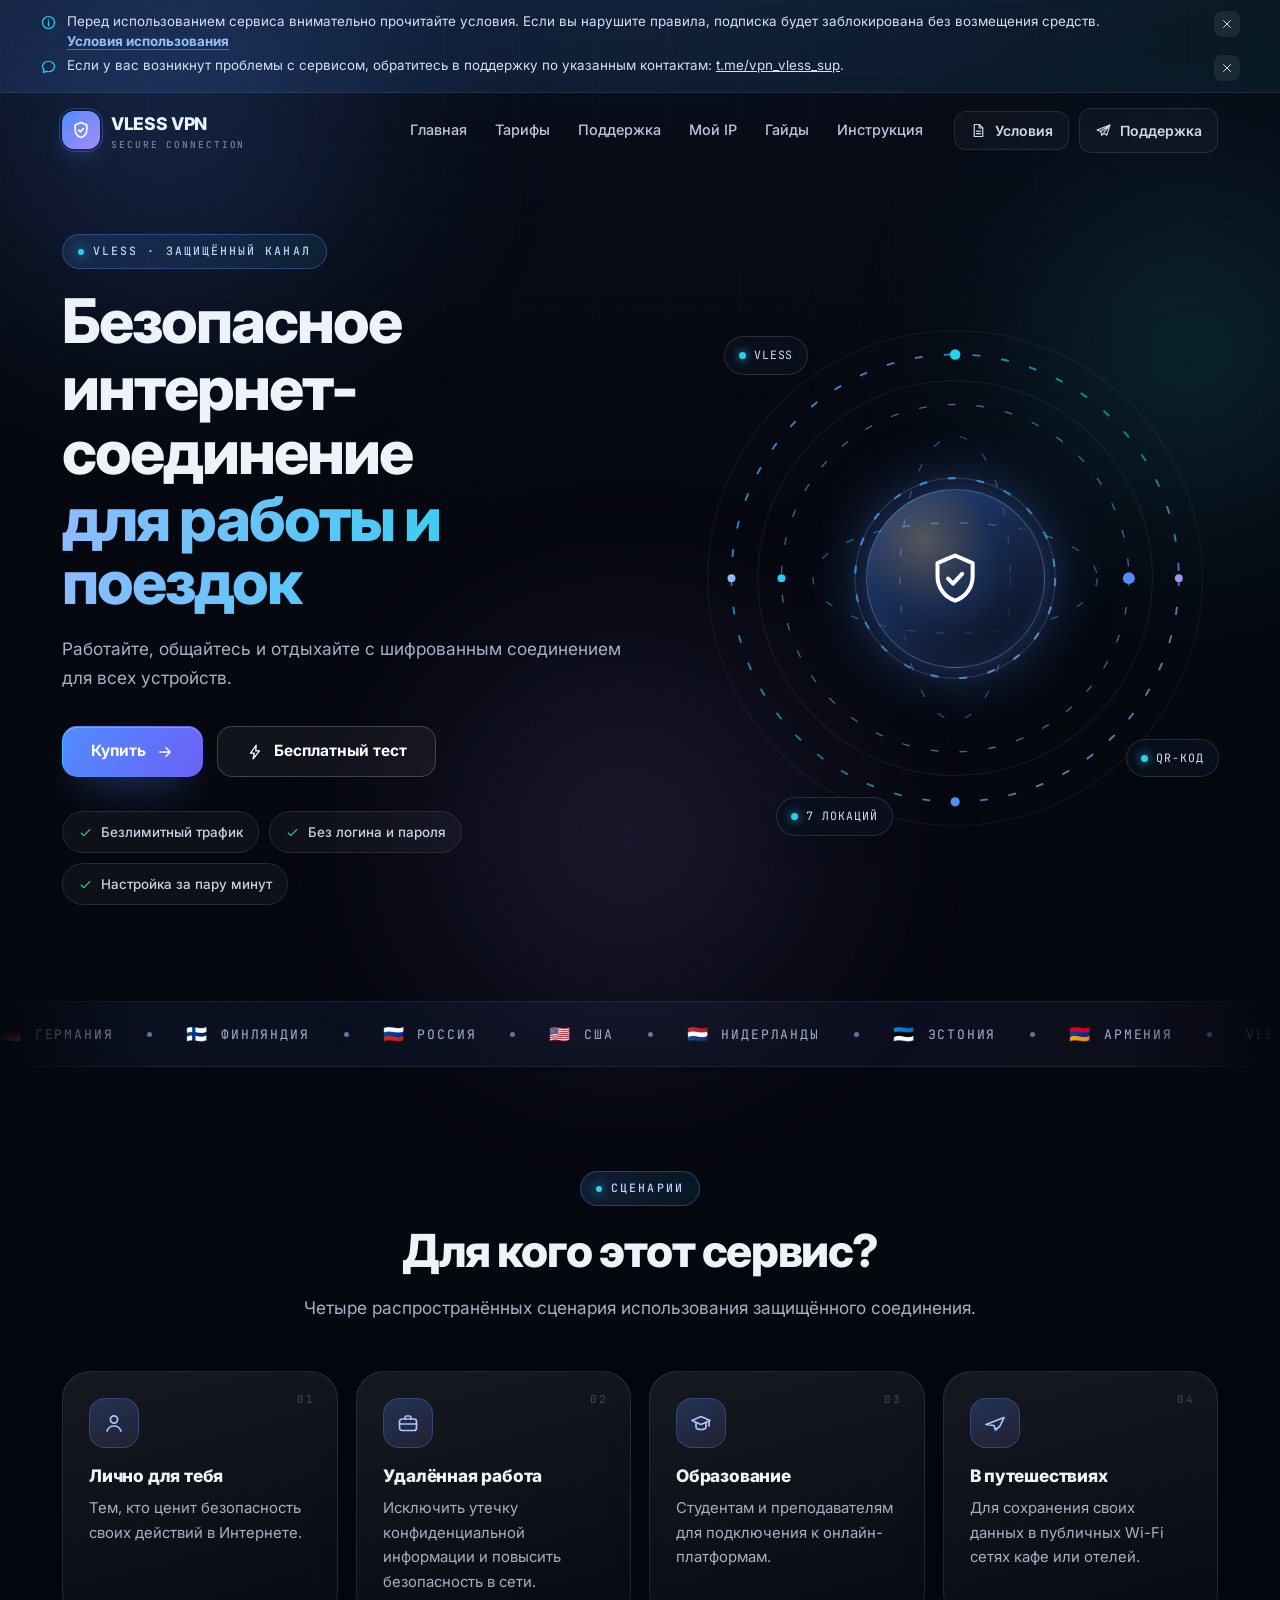
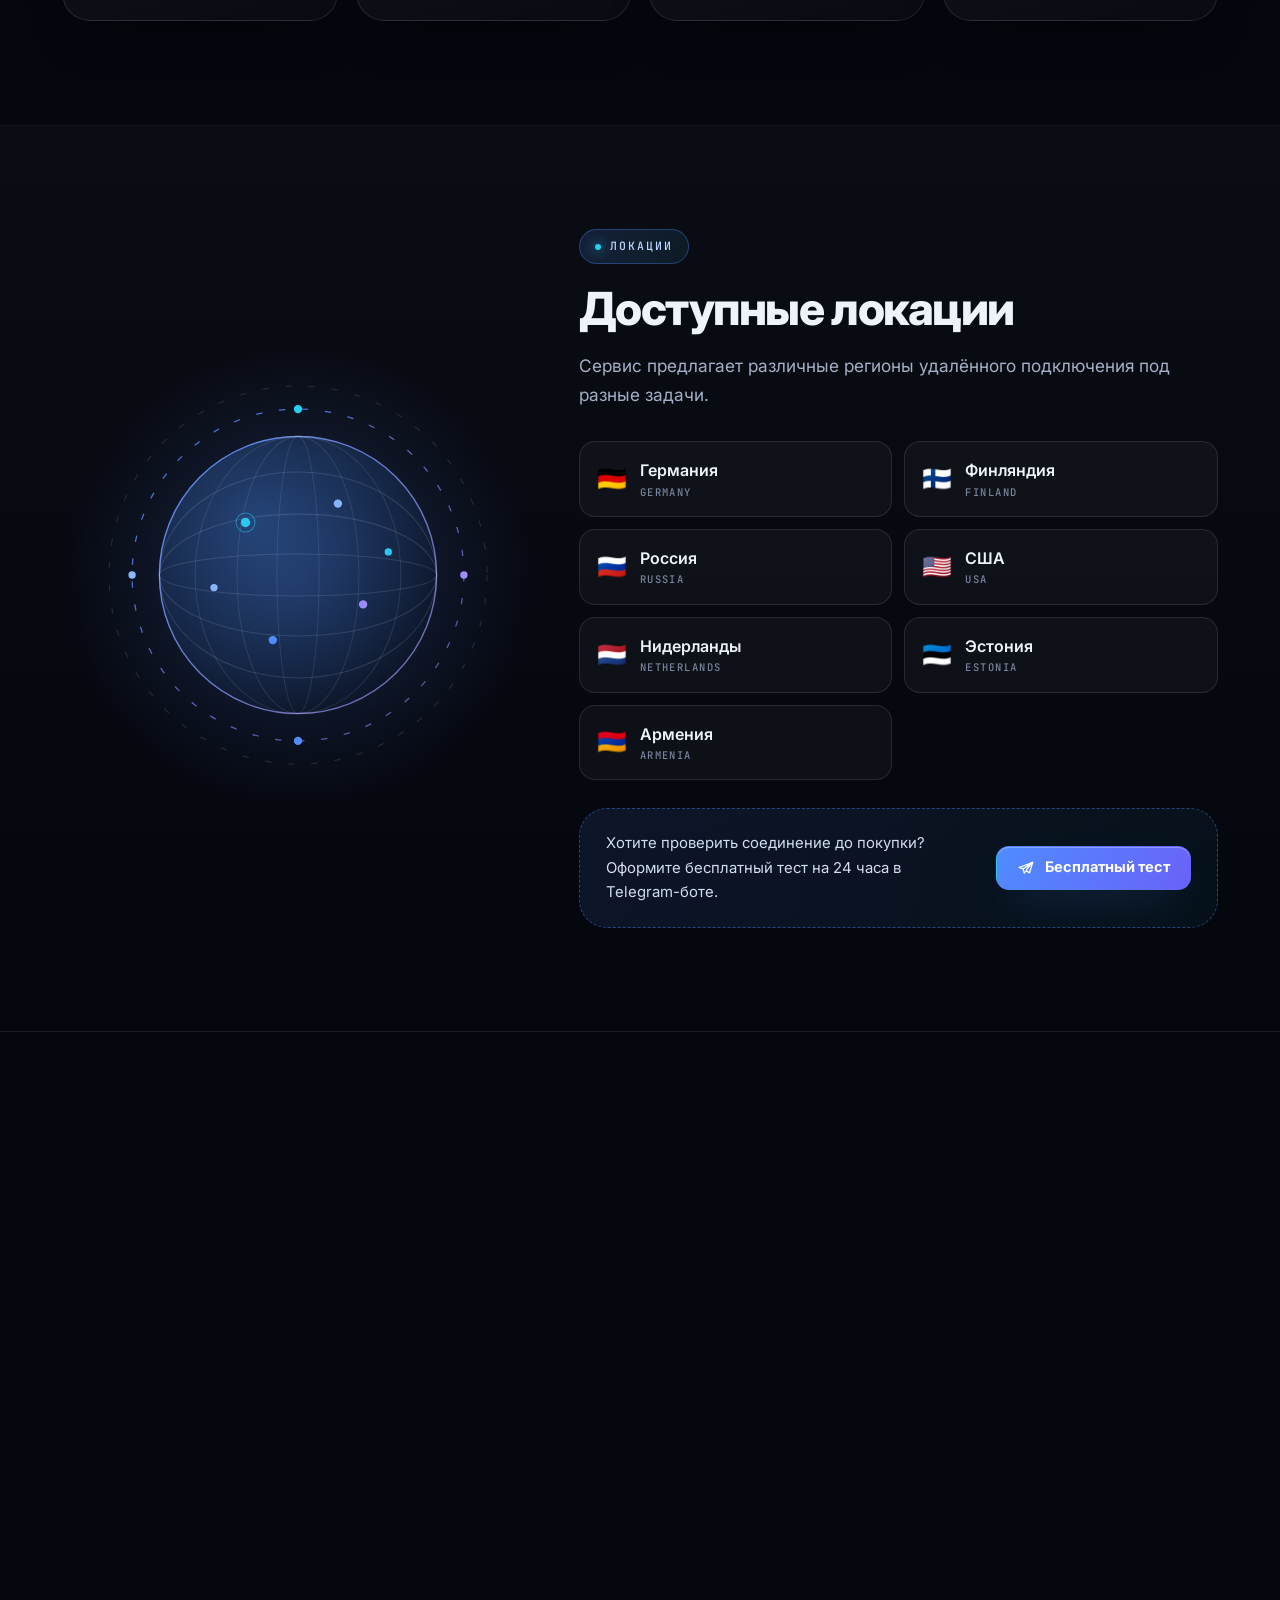
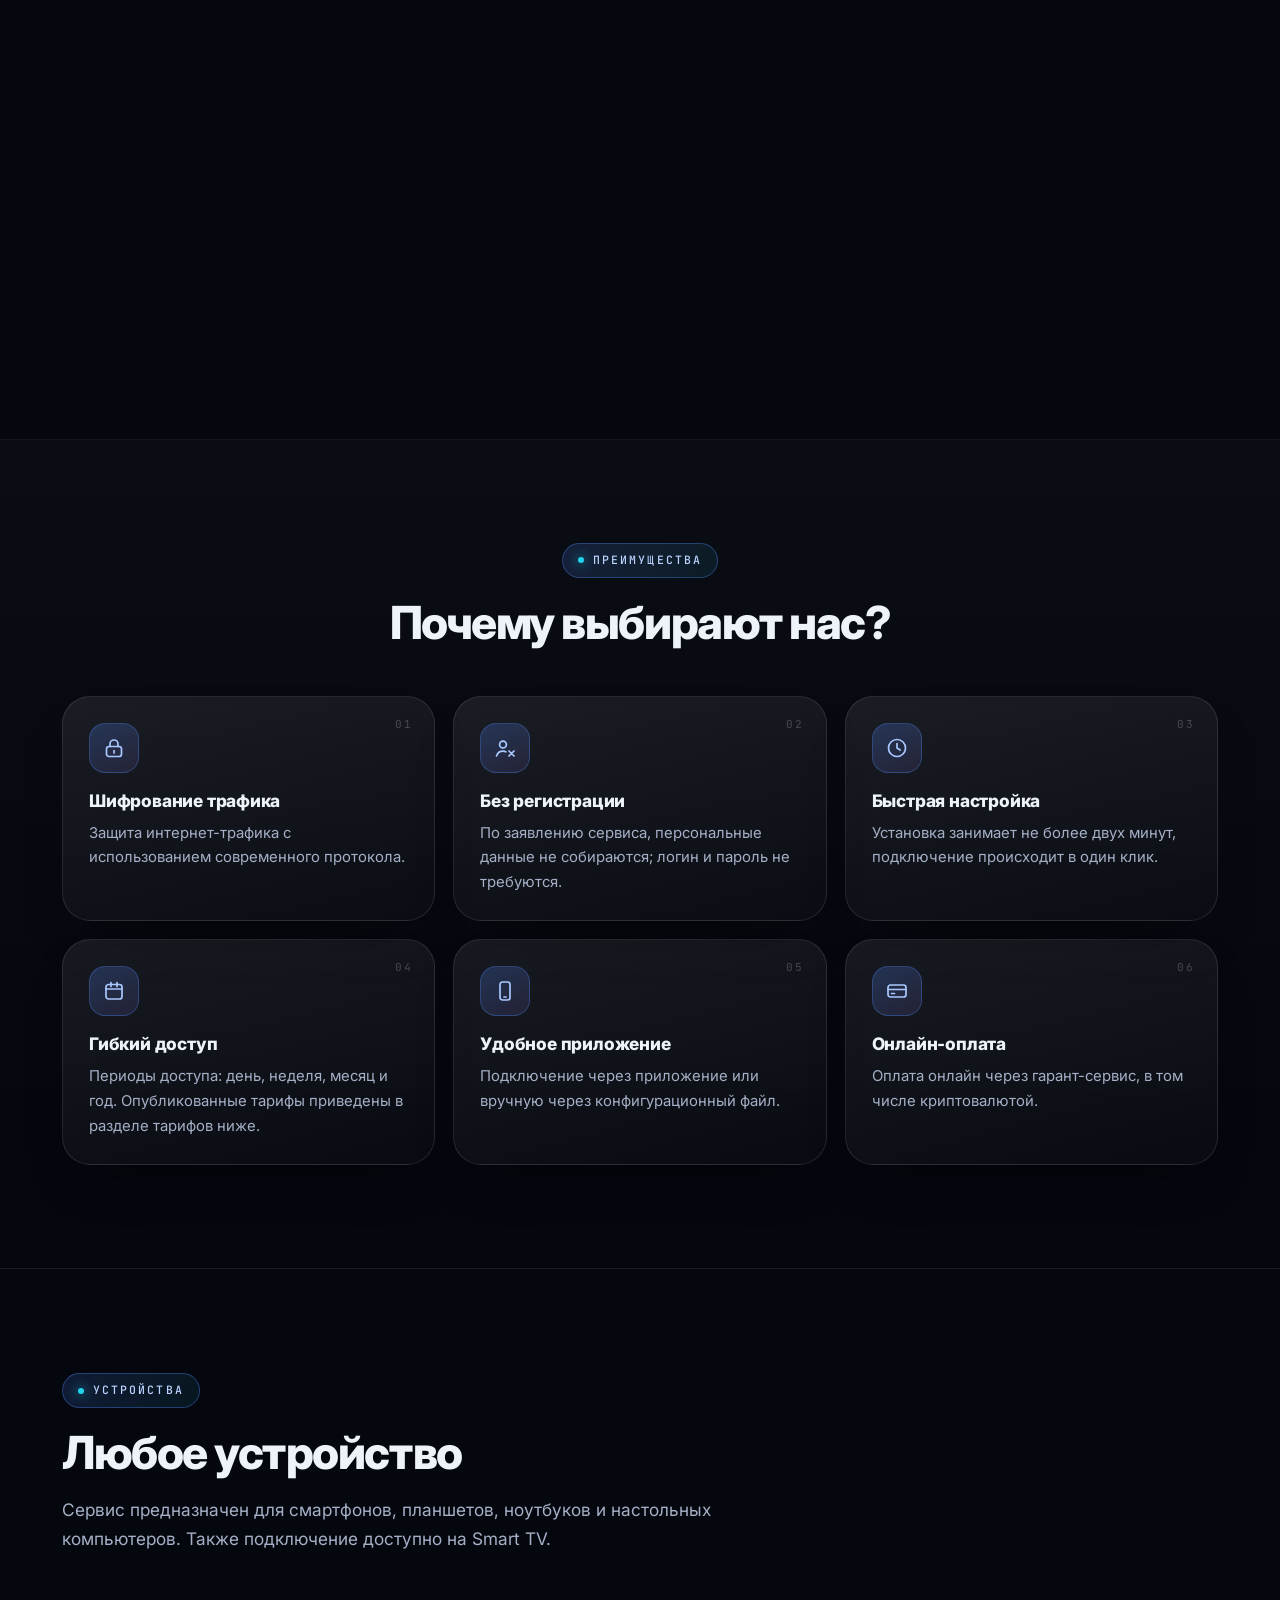
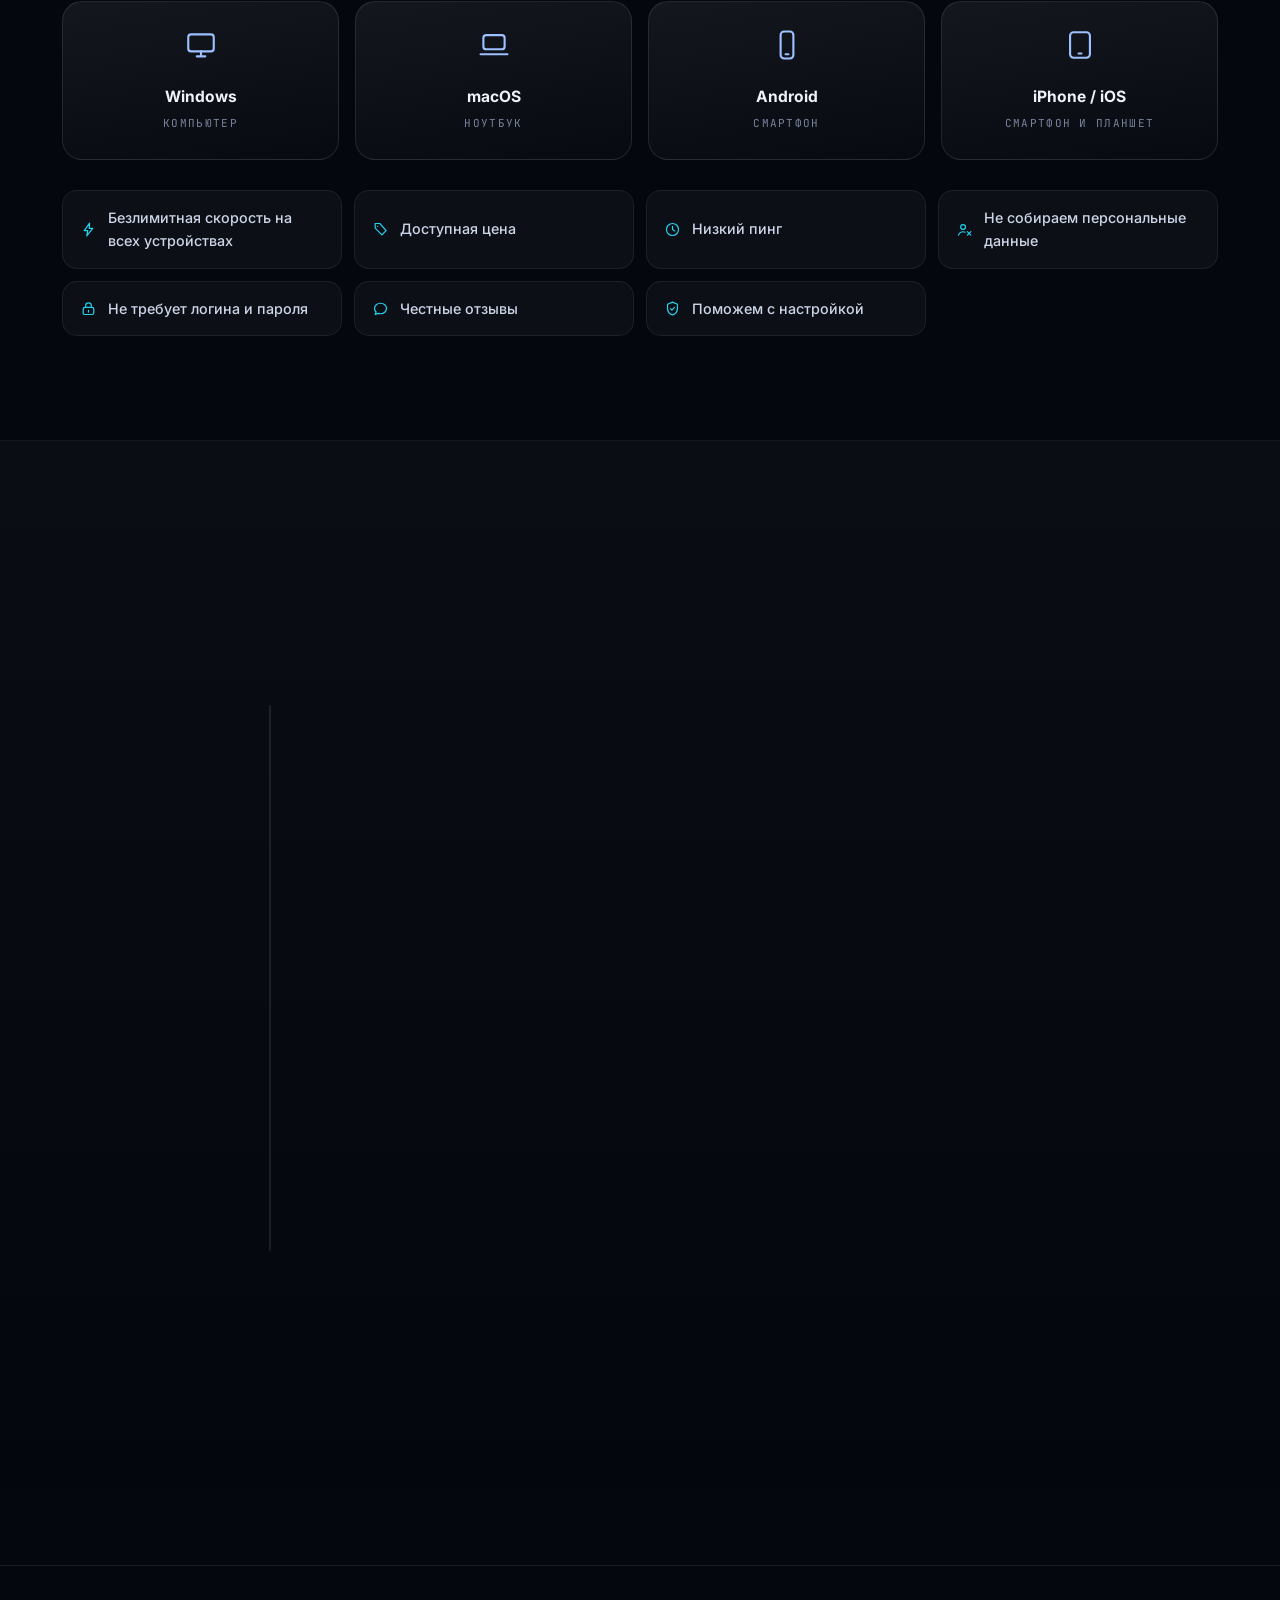
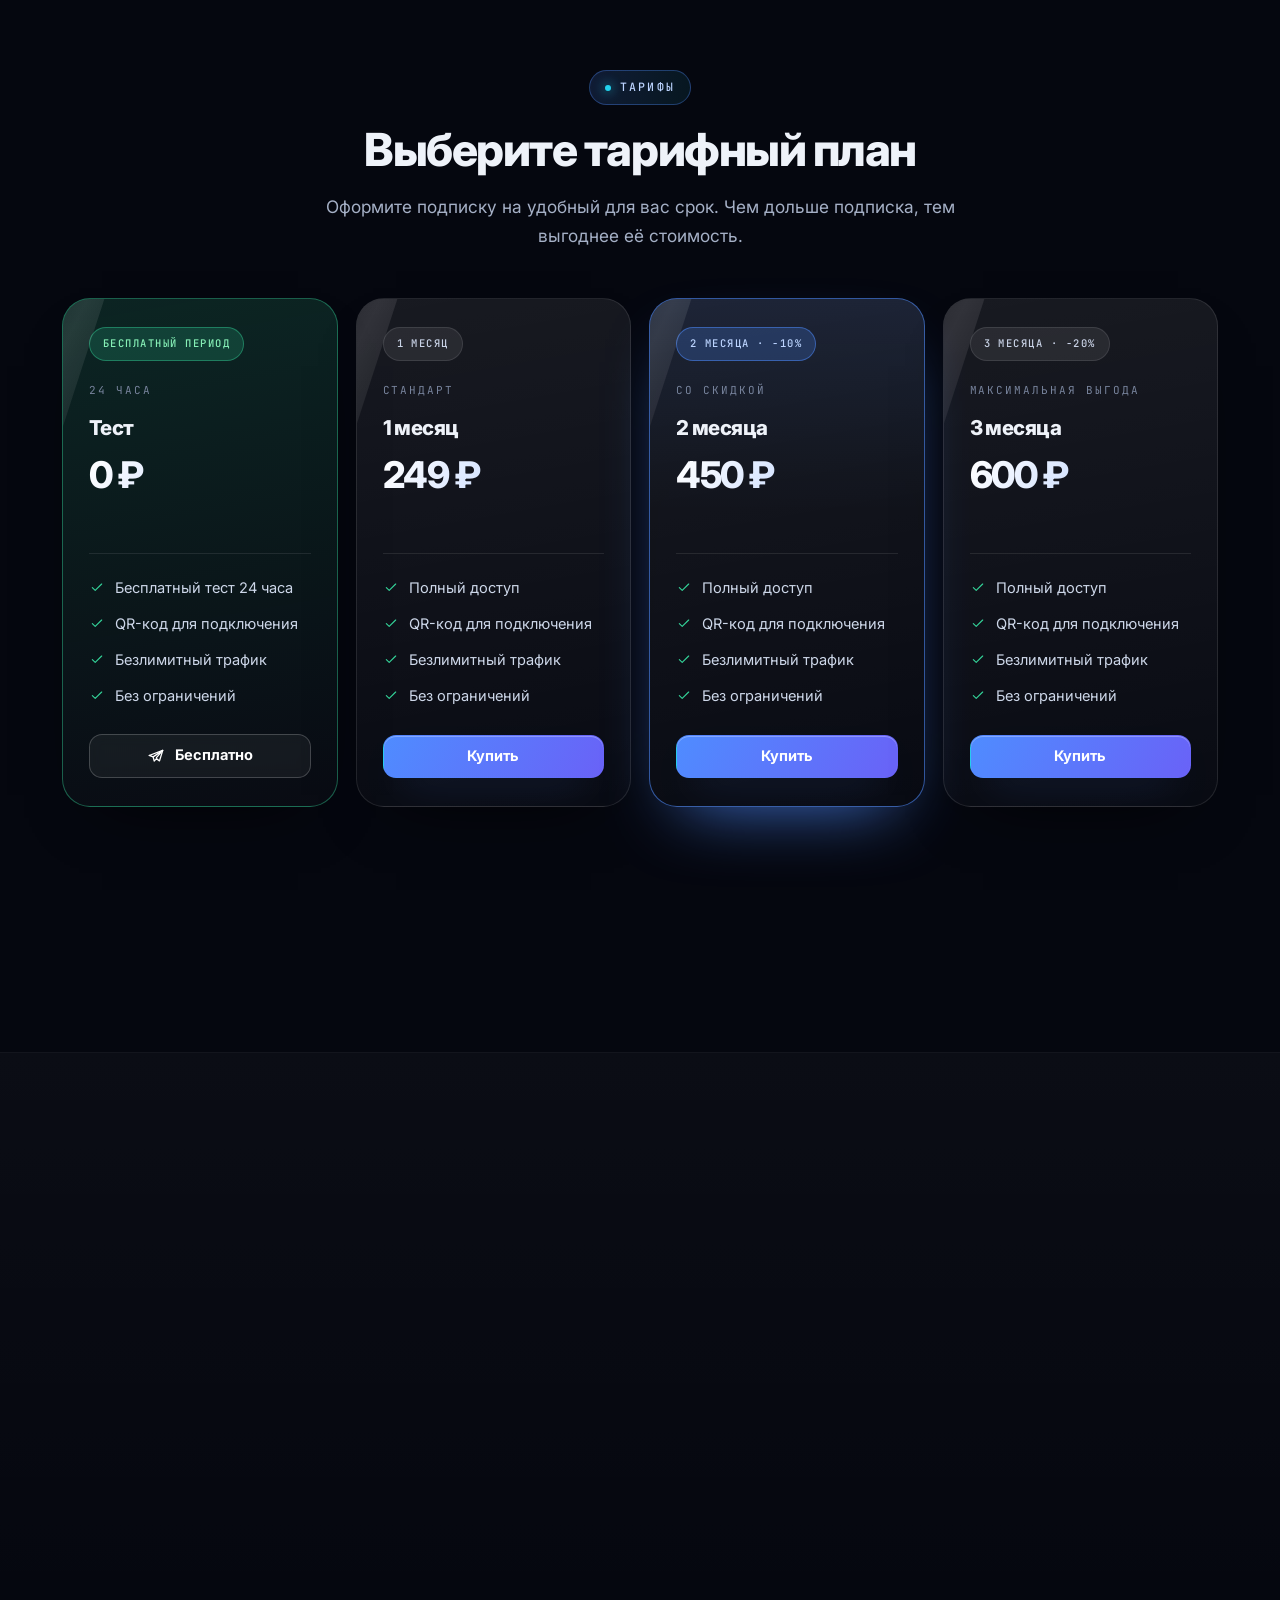
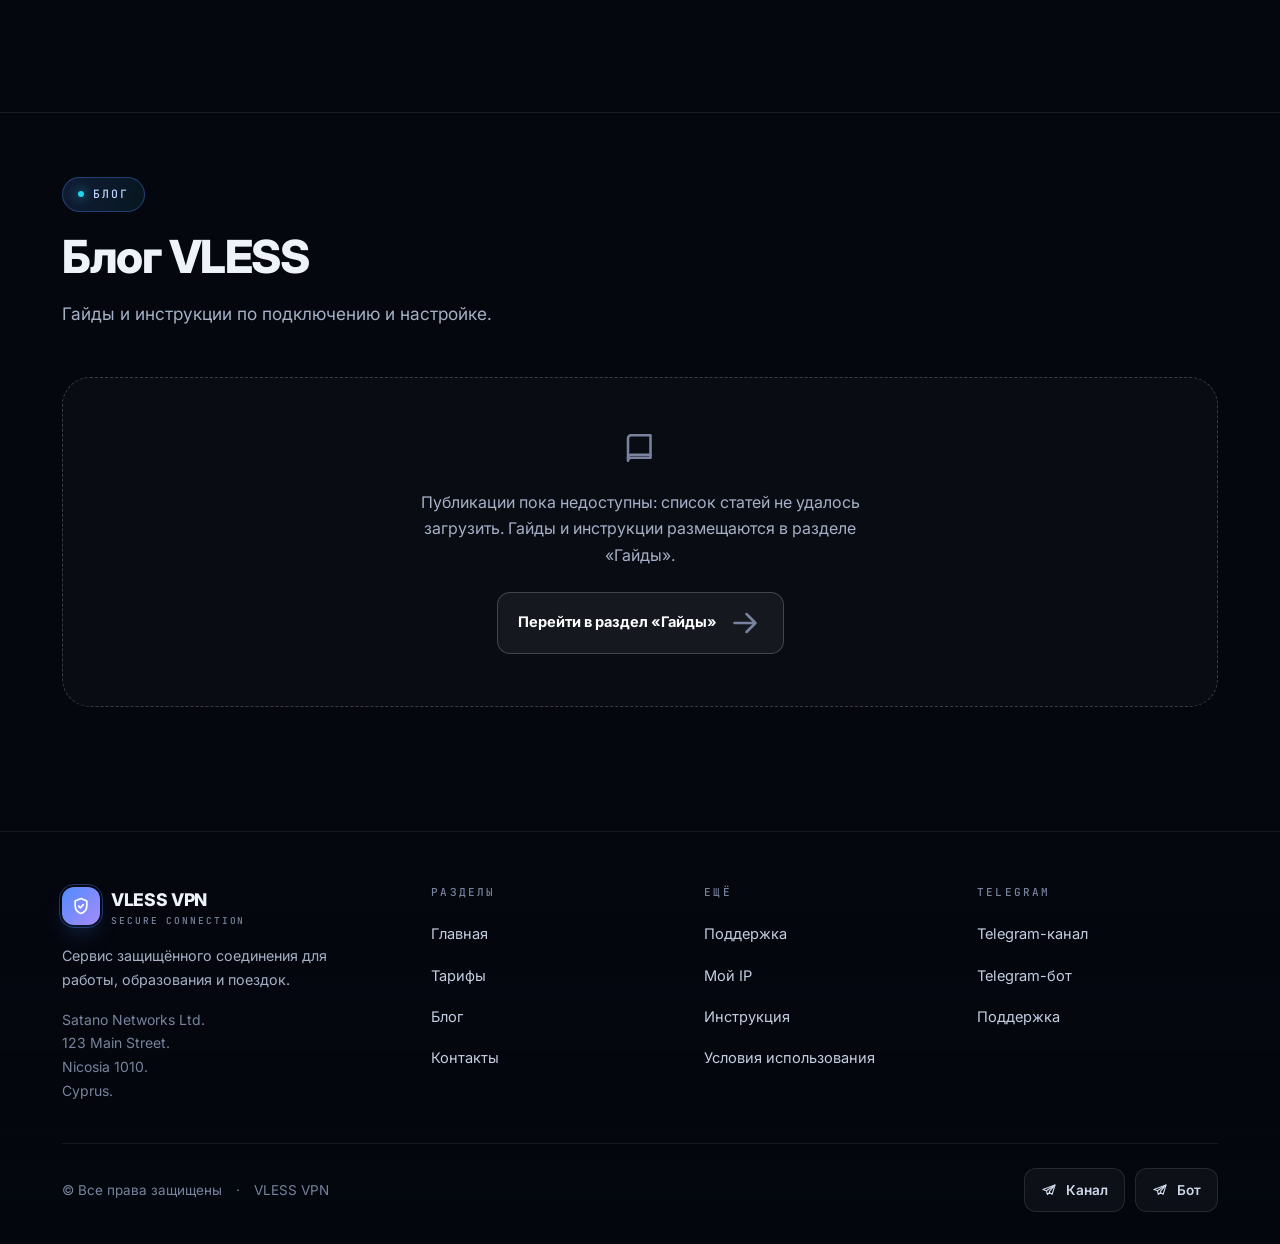
<file: variant3/index.html>
<!doctype html>
<html lang="ru">
  <head>
    <meta charset="utf-8" />
    <meta name="viewport" content="width=device-width, initial-scale=1" />
    <meta name="color-scheme" content="dark" />
    <meta name="theme-color" content="#05070f" />
    <meta
      name="description"
      content="VLESS VPN — безопасное интернет-соединение для работы и поездок. Шифрованное соединение для всех устройств, бесплатный тест 24 часа."
    />
    <title>VLESS VPN</title>
    <link rel="preconnect" href="https://fonts.googleapis.com" />
    <link rel="preconnect" href="https://fonts.gstatic.com" crossorigin />
    <link
      href="https://fonts.googleapis.com/css2?family=Inter:wght@400;500;600;700;800;900&family=JetBrains+Mono:wght@400;500;700&display=swap"
      rel="stylesheet"
    />
    <style>
      /* ============================================================
         TOKENS
      ============================================================ */
      *,
      *::before,
      *::after {
        box-sizing: border-box;
      }

      :root {
        --bg: #05070f;
        --bg-2: #080d1a;
        --surface: rgba(255, 255, 255, 0.045);
        --surface-2: rgba(255, 255, 255, 0.075);
        --border: rgba(255, 255, 255, 0.1);
        --border-strong: rgba(255, 255, 255, 0.2);
        --text: #eef2f9;
        --muted: #a5b0c6;
        --muted-2: #78849d;
        --accent: #4f8cff;
        --accent-2: #22d3ee;
        --accent-3: #a78bfa;
        --ok: #34d399;
        --radius: 18px;
        --radius-lg: 28px;
        --maxw: 1200px;
        --font: "Inter", "Segoe UI", system-ui, -apple-system, sans-serif;
        --mono: "JetBrains Mono", ui-monospace, "SFMono-Regular", Menlo,
          monospace;
        --ease: cubic-bezier(0.22, 1, 0.36, 1);
        --ease-io: cubic-bezier(0.65, 0, 0.35, 1);
      }

      html {
        -webkit-text-size-adjust: 100%;
        scroll-behavior: smooth;
        scroll-padding-top: 108px;
      }

      body {
        margin: 0;
        background: var(--bg);
        color: var(--text);
        font-family: var(--font);
        font-size: 16px;
        line-height: 1.65;
        -webkit-font-smoothing: antialiased;
        overflow-x: hidden;
      }

      body.is-locked {
        overflow: hidden;
      }

      ::selection {
        background: rgba(79, 140, 255, 0.35);
        color: #fff;
      }

      /* scrollbar */
      ::-webkit-scrollbar {
        width: 10px;
      }
      ::-webkit-scrollbar-track {
        background: #05070f;
      }
      ::-webkit-scrollbar-thumb {
        background: linear-gradient(180deg, var(--accent), var(--accent-3));
        border-radius: 99px;
        border: 3px solid #05070f;
      }

      :focus-visible {
        outline: 2px solid var(--accent-2);
        outline-offset: 3px;
        border-radius: 10px;
      }

      a {
        color: inherit;
      }

      .icon {
        width: 22px;
        height: 22px;
        flex: 0 0 auto;
        stroke: currentColor;
        fill: none;
        stroke-width: 1.7;
        stroke-linecap: round;
        stroke-linejoin: round;
      }

      .sr-only {
        position: absolute;
        width: 1px;
        height: 1px;
        padding: 0;
        margin: -1px;
        overflow: hidden;
        clip: rect(0, 0, 0, 0);
        white-space: nowrap;
        border: 0;
      }

      /* ============================================================
         BACKGROUND SYSTEM
      ============================================================ */
      .bg-base {
        position: fixed;
        inset: 0;
        z-index: -3;
        background: radial-gradient(
            120% 80% at 50% -20%,
            #0d1730 0%,
            #070b16 45%,
            #05070f 100%
          );
      }

      .orb {
        position: fixed;
        border-radius: 50%;
        filter: blur(90px);
        opacity: 0.5;
        z-index: -2;
        pointer-events: none;
        will-change: transform;
      }

      .orb--1 {
        width: 46vw;
        height: 46vw;
        top: -14vw;
        left: -10vw;
        background: radial-gradient(circle, rgba(79, 140, 255, 0.55), transparent 68%);
        animation: drift1 22s var(--ease-io) infinite alternate;
      }

      .orb--2 {
        width: 38vw;
        height: 38vw;
        top: 12vh;
        right: -12vw;
        background: radial-gradient(circle, rgba(34, 211, 238, 0.4), transparent 68%);
        animation: drift2 26s var(--ease-io) infinite alternate;
      }

      .orb--3 {
        width: 42vw;
        height: 42vw;
        bottom: -16vw;
        left: 28vw;
        background: radial-gradient(circle, rgba(167, 139, 250, 0.38), transparent 68%);
        animation: drift3 30s var(--ease-io) infinite alternate;
      }

      @keyframes drift1 {
        to {
          transform: translate3d(8vw, 6vh, 0) scale(1.15);
        }
      }
      @keyframes drift2 {
        to {
          transform: translate3d(-7vw, 10vh, 0) scale(0.85);
        }
      }
      @keyframes drift3 {
        to {
          transform: translate3d(6vw, -8vh, 0) scale(1.1);
        }
      }

      .grid-lines {
        position: fixed;
        inset: 0;
        z-index: -1;
        pointer-events: none;
        opacity: 0.5;
        background-image: linear-gradient(rgba(255, 255, 255, 0.038) 1px, transparent 1px),
          linear-gradient(90deg, rgba(255, 255, 255, 0.038) 1px, transparent 1px);
        background-size: 74px 74px;
        mask-image: radial-gradient(120% 90% at 50% 0%, #000 10%, transparent 72%);
        -webkit-mask-image: radial-gradient(120% 90% at 50% 0%, #000 10%, transparent 72%);
      }

      .grain {
        position: fixed;
        inset: -50%;
        z-index: 40;
        pointer-events: none;
        opacity: 0.035;
        background-image: url("data:image/svg+xml;utf8,<svg xmlns='http://www.w3.org/2000/svg' width='160' height='160'><filter id='n'><feTurbulence type='fractalNoise' baseFrequency='0.85' numOctaves='3'/></filter><rect width='160' height='160' filter='url(%23n)'/></svg>");
        animation: grainShift 1.1s steps(3) infinite;
        mix-blend-mode: overlay;
      }

      @keyframes grainShift {
        0% {
          transform: translate(0, 0);
        }
        33% {
          transform: translate(-2%, 1.5%);
        }
        66% {
          transform: translate(1.5%, -1%);
        }
        100% {
          transform: translate(0, 0);
        }
      }

      /* cursor spotlight */
      .cursor-glow {
        position: fixed;
        top: 0;
        left: 0;
        width: 460px;
        height: 460px;
        margin: -230px 0 0 -230px;
        border-radius: 50%;
        pointer-events: none;
        z-index: 0;
        opacity: 0;
        transition: opacity 0.4s ease;
        background: radial-gradient(
          circle,
          rgba(79, 140, 255, 0.14),
          rgba(34, 211, 238, 0.06) 40%,
          transparent 66%
        );
        will-change: transform;
      }

      @media (hover: hover) and (pointer: fine) {
        .cursor-glow.is-on {
          opacity: 1;
        }
      }

      /* scroll progress */
      .progress {
        position: fixed;
        top: 0;
        left: 0;
        height: 2px;
        width: 100%;
        z-index: 90;
        transform-origin: 0 50%;
        transform: scaleX(0);
        background: linear-gradient(90deg, var(--accent), var(--accent-2), var(--accent-3));
        box-shadow: 0 0 18px rgba(79, 140, 255, 0.85);
      }

      /* ============================================================
         PRELOADER
      ============================================================ */
      .boot {
        position: fixed;
        inset: 0;
        z-index: 200;
        display: grid;
        place-items: center;
        background: #05070f;
        transition: opacity 0.6s var(--ease), visibility 0.6s;
      }

      .boot.is-done {
        opacity: 0;
        visibility: hidden;
      }

      .boot__inner {
        width: min(320px, 78vw);
        text-align: center;
      }

      .boot__mark {
        width: 62px;
        height: 62px;
        margin: 0 auto 20px;
        border-radius: 20px;
        display: grid;
        place-items: center;
        color: #fff;
        background: linear-gradient(135deg, var(--accent), var(--accent-3));
        box-shadow: 0 0 0 0 rgba(79, 140, 255, 0.5);
        animation: bootPulse 1.6s ease-out infinite;
      }

      @keyframes bootPulse {
        0% {
          box-shadow: 0 0 0 0 rgba(79, 140, 255, 0.45);
        }
        100% {
          box-shadow: 0 0 0 34px rgba(79, 140, 255, 0);
        }
      }

      .boot__bar {
        height: 3px;
        border-radius: 99px;
        background: rgba(255, 255, 255, 0.09);
        overflow: hidden;
      }

      .boot__bar i {
        display: block;
        height: 100%;
        width: 0;
        border-radius: 99px;
        background: linear-gradient(90deg, var(--accent), var(--accent-2));
        animation: bootFill 1.15s var(--ease-io) forwards;
      }

      @keyframes bootFill {
        to {
          width: 100%;
        }
      }

      .boot__text {
        margin-top: 14px;
        font-family: var(--mono);
        font-size: 11.5px;
        letter-spacing: 0.22em;
        text-transform: uppercase;
        color: var(--muted-2);
      }

      /* ============================================================
         LAYOUT
      ============================================================ */
      .container {
        width: 100%;
        max-width: var(--maxw);
        margin-inline: auto;
        padding-inline: 22px;
      }

      .skip-link {
        position: absolute;
        left: 16px;
        top: -70px;
        z-index: 210;
        padding: 12px 18px;
        border-radius: 12px;
        background: #fff;
        color: #05070f;
        font-weight: 700;
        text-decoration: none;
        transition: top 0.18s ease;
      }
      .skip-link:focus-visible {
        top: 14px;
      }

      .section {
        position: relative;
        padding: 104px 0;
      }

      .section--tight {
        padding: 64px 0;
      }

      .section--alt::before {
        content: "";
        position: absolute;
        inset: 0;
        background: linear-gradient(
          180deg,
          rgba(255, 255, 255, 0.028),
          rgba(255, 255, 255, 0)
        );
        border-block: 1px solid rgba(255, 255, 255, 0.06);
        pointer-events: none;
      }

      .section__inner {
        position: relative;
      }

      /* ---------- headings ---------- */
      .eyebrow {
        display: inline-flex;
        align-items: center;
        gap: 9px;
        padding: 7px 15px;
        border-radius: 999px;
        border: 1px solid rgba(79, 140, 255, 0.34);
        background: linear-gradient(
          100deg,
          rgba(79, 140, 255, 0.16),
          rgba(34, 211, 238, 0.08)
        );
        color: #bcd4ff;
        font-family: var(--mono);
        font-size: 11.5px;
        font-weight: 500;
        letter-spacing: 0.18em;
        text-transform: uppercase;
        margin: 0 0 20px;
      }

      .eyebrow::before {
        content: "";
        width: 6px;
        height: 6px;
        border-radius: 50%;
        background: var(--accent-2);
        box-shadow: 0 0 12px var(--accent-2);
        animation: blink 2.4s ease-in-out infinite;
      }

      @keyframes blink {
        0%,
        100% {
          opacity: 1;
        }
        50% {
          opacity: 0.25;
        }
      }

      h1,
      h2,
      h3 {
        margin: 0;
        line-height: 1.1;
        letter-spacing: -0.032em;
        font-weight: 800;
      }

      h2 {
        font-size: clamp(1.85rem, 3.9vw, 2.85rem);
      }

      h3 {
        font-size: 1.08rem;
        letter-spacing: -0.012em;
      }

      .lead {
        margin: 18px 0 0;
        color: var(--muted);
        font-size: clamp(1rem, 1.35vw, 1.1rem);
        max-width: 62ch;
      }

      .section-head {
        max-width: 730px;
        margin-bottom: 48px;
      }

      .section-head--center {
        margin-inline: auto;
        text-align: center;
      }
      .section-head--center .lead {
        margin-inline: auto;
      }

      .grad-text {
        background: linear-gradient(
          100deg,
          #8fbaff 0%,
          #22d3ee 40%,
          #a78bfa 75%,
          #8fbaff 100%
        );
        background-size: 220% 100%;
        -webkit-background-clip: text;
        background-clip: text;
        color: transparent;
        animation: gradSlide 7s linear infinite;
      }

      @keyframes gradSlide {
        to {
          background-position: 220% 0;
        }
      }

      /* ============================================================
         REVEAL SYSTEM
      ============================================================ */
      [data-reveal] {
        opacity: 0;
        transform: translate3d(0, 34px, 0);
        transition: opacity 0.85s var(--ease), transform 0.85s var(--ease),
          filter 0.85s var(--ease);
      }

      [data-reveal="left"] {
        transform: translate3d(-46px, 0, 0);
      }
      [data-reveal="right"] {
        transform: translate3d(46px, 0, 0);
      }
      [data-reveal="zoom"] {
        transform: scale(0.9);
      }
      [data-reveal="blur"] {
        filter: blur(14px);
        transform: translate3d(0, 20px, 0);
      }

      [data-reveal].is-in {
        opacity: 1;
        transform: none;
        filter: none;
      }

      /* ============================================================
         NOTICES
      ============================================================ */
      .notices {
        position: relative;
        background: linear-gradient(
          90deg,
          rgba(79, 140, 255, 0.15),
          rgba(34, 211, 238, 0.07)
        );
        border-bottom: 1px solid rgba(255, 255, 255, 0.08);
        overflow: hidden;
      }

      .notices::after {
        content: "";
        position: absolute;
        inset: 0;
        background: linear-gradient(
          90deg,
          transparent,
          rgba(255, 255, 255, 0.09),
          transparent
        );
        transform: translateX(-100%);
        animation: sweep 7s ease-in-out infinite;
        pointer-events: none;
      }

      @keyframes sweep {
        0% {
          transform: translateX(-100%);
        }
        55%,
        100% {
          transform: translateX(100%);
        }
      }

      .notices__inner {
        display: grid;
        gap: 4px;
        padding: 11px 0;
      }

      .notice {
        display: flex;
        align-items: flex-start;
        gap: 10px;
        font-size: 13.4px;
        line-height: 1.5;
        color: #d6def0;
        animation: noticeIn 0.7s var(--ease) both;
      }

      .notice:nth-child(2) {
        animation-delay: 0.12s;
      }

      @keyframes noticeIn {
        from {
          opacity: 0;
          transform: translateY(-8px);
        }
      }

      .notice .icon {
        width: 17px;
        height: 17px;
        margin-top: 3px;
        color: var(--accent-2);
      }

      .notice__close {
        margin-left: auto;
        display: grid;
        place-items: center;
        width: 26px;
        height: 26px;
        border: 0;
        border-radius: 8px;
        background: rgba(255, 255, 255, 0.07);
        color: #cfd8ea;
        cursor: pointer;
        transition: background 0.2s ease, transform 0.2s ease;
      }
      .notice__close:hover {
        background: rgba(255, 255, 255, 0.16);
        transform: rotate(90deg);
      }
      .notice__close .icon {
        width: 14px;
        height: 14px;
        margin: 0;
        color: inherit;
      }

      /* ============================================================
         HEADER
      ============================================================ */
      .header {
        position: sticky;
        top: 0;
        z-index: 70;
        border-bottom: 1px solid transparent;
        transition: background 0.35s ease, border-color 0.35s ease,
          backdrop-filter 0.35s ease;
      }

      .header.is-stuck {
        background: rgba(5, 7, 15, 0.78);
        backdrop-filter: blur(18px) saturate(140%);
        -webkit-backdrop-filter: blur(18px) saturate(140%);
        border-bottom-color: rgba(255, 255, 255, 0.09);
      }

      .header__inner {
        display: flex;
        align-items: center;
        gap: 18px;
        min-height: 74px;
        padding-block: 12px;
        transition: min-height 0.35s var(--ease);
      }

      .header.is-stuck .header__inner {
        min-height: 64px;
      }

      .logo {
        display: inline-flex;
        align-items: center;
        gap: 11px;
        text-decoration: none;
        font-weight: 800;
        letter-spacing: -0.02em;
        font-size: 17.5px;
        white-space: nowrap;
      }

      .logo__mark {
        position: relative;
        width: 38px;
        height: 38px;
        display: grid;
        place-items: center;
        border-radius: 12px;
        color: #fff;
        background: linear-gradient(135deg, var(--accent), var(--accent-3));
        box-shadow: 0 12px 26px -12px rgba(79, 140, 255, 0.9);
        transition: transform 0.45s var(--ease);
      }

      .logo:hover .logo__mark {
        transform: rotate(-8deg) scale(1.06);
      }

      .logo__mark::after {
        content: "";
        position: absolute;
        inset: -3px;
        border-radius: 15px;
        border: 1px solid rgba(79, 140, 255, 0.35);
        animation: ring 3.4s ease-out infinite;
      }

      @keyframes ring {
        0% {
          transform: scale(0.9);
          opacity: 0.9;
        }
        100% {
          transform: scale(1.35);
          opacity: 0;
        }
      }

      .logo__mark .icon {
        width: 20px;
        height: 20px;
        stroke-width: 2;
      }

      .logo span small {
        display: block;
        font-family: var(--mono);
        font-size: 9.5px;
        font-weight: 500;
        letter-spacing: 0.2em;
        color: var(--muted-2);
        text-transform: uppercase;
        line-height: 1.2;
      }

      .nav {
        margin-left: auto;
      }

      .nav__list {
        display: flex;
        align-items: center;
        gap: 2px;
        list-style: none;
        margin: 0;
        padding: 0;
      }

      .nav__link {
        position: relative;
        display: block;
        padding: 9px 13px;
        border-radius: 10px;
        font-size: 14.4px;
        font-weight: 500;
        color: #bcc6da;
        text-decoration: none;
        transition: color 0.2s ease;
      }

      .nav__link::after {
        content: "";
        position: absolute;
        left: 13px;
        right: 13px;
        bottom: 4px;
        height: 1.5px;
        border-radius: 2px;
        background: linear-gradient(90deg, var(--accent-2), var(--accent-3));
        transform: scaleX(0);
        transform-origin: 0 50%;
        transition: transform 0.35s var(--ease);
      }

      .nav__link:hover {
        color: #fff;
      }
      .nav__link:hover::after {
        transform: scaleX(1);
      }

      .header__actions {
        display: flex;
        align-items: center;
        gap: 10px;
      }

      .link-plain {
        display: inline-flex;
        align-items: center;
        gap: 8px;
        padding: 10px 15px;
        border-radius: 12px;
        border: 1px solid var(--border);
        background: rgba(255, 255, 255, 0.03);
        color: #cfd8ea;
        font-family: inherit;
        font-size: 14px;
        font-weight: 600;
        text-decoration: none;
        cursor: pointer;
        overflow: hidden;
        position: relative;
        transition: color 0.25s ease, border-color 0.25s ease, transform 0.25s var(--ease);
      }

      .link-plain::before {
        content: "";
        position: absolute;
        inset: 0;
        background: linear-gradient(
          120deg,
          transparent 20%,
          rgba(255, 255, 255, 0.14) 50%,
          transparent 80%
        );
        transform: translateX(-120%);
        transition: transform 0.65s var(--ease);
      }

      .link-plain:hover {
        color: #fff;
        border-color: var(--border-strong);
        transform: translateY(-1px);
      }
      .link-plain:hover::before {
        transform: translateX(120%);
      }

      .link-plain .icon {
        width: 17px;
        height: 17px;
      }

      .burger {
        display: none;
        width: 44px;
        height: 44px;
        border-radius: 13px;
        border: 1px solid var(--border);
        background: rgba(255, 255, 255, 0.04);
        color: #fff;
        cursor: pointer;
        place-items: center;
        position: relative;
      }

      .burger .icon {
        transition: transform 0.35s var(--ease), opacity 0.25s ease;
      }
      .burger[aria-expanded="true"] .icon--menu {
        transform: rotate(90deg);
        opacity: 0;
      }
      .burger .icon--close {
        position: absolute;
        transform: rotate(-90deg);
        opacity: 0;
      }
      .burger[aria-expanded="true"] .icon--close {
        transform: rotate(0);
        opacity: 1;
      }

      .mobile-nav {
        display: none;
        overflow: hidden;
        border-top: 1px solid rgba(255, 255, 255, 0.08);
        background: rgba(5, 7, 15, 0.97);
      }

      .mobile-nav.is-open {
        display: block;
        animation: navDown 0.4s var(--ease) both;
      }

      @keyframes navDown {
        from {
          opacity: 0;
          transform: translateY(-12px);
        }
      }

      .mobile-nav__list {
        list-style: none;
        margin: 0;
        padding: 14px 0;
        display: grid;
        gap: 4px;
      }

      .mobile-nav__list li {
        animation: navItem 0.5s var(--ease) both;
      }

      @keyframes navItem {
        from {
          opacity: 0;
          transform: translateX(-22px);
        }
      }

      .mobile-nav__list a {
        display: flex;
        align-items: center;
        justify-content: space-between;
        padding: 14px 16px;
        border-radius: 13px;
        text-decoration: none;
        color: #d7dfef;
        font-weight: 500;
        background: rgba(255, 255, 255, 0.035);
      }
      .mobile-nav__list a::after {
        content: "→";
        color: var(--muted-2);
      }
      .mobile-nav__list a:hover {
        background: rgba(255, 255, 255, 0.09);
        color: #fff;
      }

      .mobile-nav__row {
        display: grid;
        gap: 10px;
        padding-bottom: 22px;
      }

      /* ============================================================
         BUTTONS
      ============================================================ */
      .btn {
        position: relative;
        display: inline-flex;
        align-items: center;
        justify-content: center;
        gap: 10px;
        padding: 15px 28px;
        border-radius: 15px;
        border: 1px solid transparent;
        font-family: inherit;
        font-size: 15.5px;
        font-weight: 700;
        line-height: 1.2;
        text-decoration: none;
        cursor: pointer;
        isolation: isolate;
        overflow: hidden;
        transition: transform 0.3s var(--ease), box-shadow 0.3s var(--ease),
          background 0.3s ease, border-color 0.3s ease;
      }

      .btn .icon {
        width: 18px;
        height: 18px;
        transition: transform 0.35s var(--ease);
      }

      .btn:hover .icon {
        transform: translateX(4px);
      }

      .btn--primary {
        background: linear-gradient(120deg, var(--accent), #6d5cf6 60%, var(--accent-2));
        background-size: 200% 100%;
        color: #fff;
        box-shadow: 0 18px 40px -20px rgba(79, 140, 255, 0.95),
          inset 0 1px 0 rgba(255, 255, 255, 0.28);
      }

      .btn--primary::after {
        content: "";
        position: absolute;
        inset: 0;
        background: linear-gradient(
          100deg,
          transparent 25%,
          rgba(255, 255, 255, 0.32) 50%,
          transparent 75%
        );
        transform: translateX(-130%);
        transition: transform 0.8s var(--ease);
      }

      .btn--primary:hover {
        transform: translateY(-3px);
        background-position: 100% 0;
        box-shadow: 0 26px 54px -20px rgba(79, 140, 255, 1);
      }
      .btn--primary:hover::after {
        transform: translateX(130%);
      }

      .btn--ghost {
        background: rgba(255, 255, 255, 0.05);
        border-color: var(--border-strong);
        color: #fff;
        backdrop-filter: blur(6px);
      }

      .btn--ghost::before {
        content: "";
        position: absolute;
        inset: 0;
        z-index: -1;
        background: radial-gradient(
          120% 140% at 50% 120%,
          rgba(79, 140, 255, 0.4),
          transparent 60%
        );
        opacity: 0;
        transition: opacity 0.35s ease;
      }

      .btn--ghost:hover {
        transform: translateY(-3px);
        border-color: rgba(143, 186, 255, 0.6);
      }
      .btn--ghost:hover::before {
        opacity: 1;
      }

      .btn--sm {
        padding: 12px 20px;
        font-size: 14.6px;
        border-radius: 13px;
      }

      .btn--wide {
        width: 100%;
      }

      /* ============================================================
         CARDS / GRID
      ============================================================ */
      .grid {
        display: grid;
        gap: 18px;
      }
      .grid--2 {
        grid-template-columns: repeat(2, minmax(0, 1fr));
      }
      .grid--3 {
        grid-template-columns: repeat(3, minmax(0, 1fr));
      }
      .grid--4 {
        grid-template-columns: repeat(4, minmax(0, 1fr));
      }

      .card {
        position: relative;
        padding: 26px;
        border-radius: var(--radius-lg);
        border: 1px solid var(--border);
        background: linear-gradient(
          165deg,
          rgba(255, 255, 255, 0.075),
          rgba(255, 255, 255, 0.02)
        );
        box-shadow: 0 26px 60px -34px rgba(0, 0, 0, 0.9);
        overflow: hidden;
        transform-style: preserve-3d;
        transition: transform 0.5s var(--ease), border-color 0.4s ease,
          box-shadow 0.5s var(--ease);
      }

      /* mouse spotlight */
      .card::before {
        content: "";
        position: absolute;
        inset: -1px;
        border-radius: inherit;
        background: radial-gradient(
          260px circle at var(--mx, 50%) var(--my, 0%),
          rgba(79, 140, 255, 0.22),
          transparent 62%
        );
        opacity: 0;
        transition: opacity 0.4s ease;
        pointer-events: none;
      }

      .card:hover {
        border-color: rgba(143, 186, 255, 0.42);
        box-shadow: 0 34px 70px -32px rgba(31, 74, 158, 0.85);
      }
      .card:hover::before {
        opacity: 1;
      }

      .card__num {
        position: absolute;
        top: 18px;
        right: 22px;
        font-family: var(--mono);
        font-size: 11px;
        letter-spacing: 0.16em;
        color: rgba(255, 255, 255, 0.22);
      }

      .card__icon {
        width: 50px;
        height: 50px;
        display: grid;
        place-items: center;
        border-radius: 16px;
        background: linear-gradient(
          150deg,
          rgba(79, 140, 255, 0.24),
          rgba(167, 139, 250, 0.1)
        );
        border: 1px solid rgba(79, 140, 255, 0.3);
        color: #a9c8ff;
        margin-bottom: 18px;
        transition: transform 0.5s var(--ease), box-shadow 0.5s ease,
          color 0.4s ease;
      }

      .card:hover .card__icon {
        transform: translateY(-4px) rotate(-6deg) scale(1.06);
        color: #fff;
        box-shadow: 0 16px 32px -14px rgba(79, 140, 255, 0.85);
      }

      .card__icon .icon {
        width: 24px;
        height: 24px;
      }

      .card p {
        margin: 11px 0 0;
        color: var(--muted);
        font-size: 14.9px;
      }

      .card__glowline {
        position: absolute;
        left: 0;
        right: 0;
        top: 0;
        height: 1px;
        background: linear-gradient(
          90deg,
          transparent,
          rgba(143, 186, 255, 0.7),
          transparent
        );
        transform: scaleX(0);
        transition: transform 0.7s var(--ease);
      }
      .card:hover .card__glowline {
        transform: scaleX(1);
      }

      /* ============================================================
         HERO
      ============================================================ */
      .hero {
        position: relative;
        padding: 66px 0 80px;
        overflow: hidden;
      }

      .hero__grid {
        display: grid;
        grid-template-columns: 1.05fr 0.95fr;
        gap: 48px;
        align-items: center;
      }

      .hero__title {
        font-size: clamp(2.15rem, 5.2vw, 3.85rem);
        line-height: 1.03;
      }

      .hero__title .line {
        display: block;
        overflow: hidden;
        padding-bottom: 0.06em;
      }

      .hero__title .line__in {
        display: block;
        transform: translateY(110%);
        opacity: 0;
      }

      body.is-ready .hero__title .line__in {
        animation: lineUp 1.05s var(--ease) forwards;
      }

      body.is-ready .hero__title .line:nth-child(2) .line__in {
        animation-delay: 0.1s;
      }
      body.is-ready .hero__title .line:nth-child(3) .line__in {
        animation-delay: 0.2s;
      }

      @keyframes lineUp {
        to {
          transform: translateY(0);
          opacity: 1;
        }
      }

      .hero__fade {
        opacity: 0;
        transform: translateY(18px);
      }
      body.is-ready .hero__fade {
        animation: fadeUp 0.9s var(--ease) forwards;
      }
      body.is-ready .hero__fade--1 {
        animation-delay: 0.05s;
      }
      body.is-ready .hero__fade--2 {
        animation-delay: 0.34s;
      }
      body.is-ready .hero__fade--3 {
        animation-delay: 0.48s;
      }
      body.is-ready .hero__fade--4 {
        animation-delay: 0.62s;
      }

      @keyframes fadeUp {
        to {
          opacity: 1;
          transform: none;
        }
      }

      .hero__actions {
        display: flex;
        flex-wrap: wrap;
        gap: 14px;
        margin-top: 34px;
      }

      .hero__badges {
        display: flex;
        flex-wrap: wrap;
        gap: 10px;
        margin-top: 34px;
        padding: 0;
        list-style: none;
      }

      .chip {
        display: inline-flex;
        align-items: center;
        gap: 8px;
        padding: 9px 15px;
        border-radius: 999px;
        border: 1px solid var(--border);
        background: rgba(255, 255, 255, 0.04);
        color: #c8d2e6;
        font-size: 13.4px;
        font-weight: 500;
        backdrop-filter: blur(6px);
        transition: transform 0.3s var(--ease), border-color 0.3s ease,
          background 0.3s ease;
      }

      .chip:hover {
        transform: translateY(-2px);
        border-color: rgba(143, 186, 255, 0.45);
        background: rgba(79, 140, 255, 0.1);
      }

      .chip .icon {
        width: 15px;
        height: 15px;
        color: var(--ok);
      }

      /* ---- hero visual: orbital shield ---- */
      .orbit-wrap {
        position: relative;
        aspect-ratio: 1;
        display: grid;
        place-items: center;
        will-change: transform;
      }

      .orbit-wrap svg {
        width: 100%;
        height: 100%;
        overflow: visible;
      }

      .spin-slow {
        transform-origin: 50% 50%;
        animation: spin 34s linear infinite;
      }
      .spin-mid {
        transform-origin: 50% 50%;
        animation: spin 22s linear infinite reverse;
      }
      .spin-fast {
        transform-origin: 50% 50%;
        animation: spin 14s linear infinite;
      }

      @keyframes spin {
        to {
          transform: rotate(360deg);
        }
      }

      .dash-flow {
        stroke-dasharray: 6 16;
        animation: dashMove 2.4s linear infinite;
      }
      .dash-flow--rev {
        animation-direction: reverse;
      }

      @keyframes dashMove {
        to {
          stroke-dashoffset: -44;
        }
      }

      .node-pulse {
        transform-box: fill-box;
        transform-origin: center;
        animation: nodePulse 2.6s ease-in-out infinite;
      }

      @keyframes nodePulse {
        0%,
        100% {
          transform: scale(1);
          opacity: 1;
        }
        50% {
          transform: scale(1.55);
          opacity: 0.55;
        }
      }

      .orbit-core {
        position: absolute;
        width: 34%;
        aspect-ratio: 1;
        border-radius: 50%;
        display: grid;
        place-items: center;
        color: #fff;
        background: radial-gradient(
          circle at 32% 28%,
          rgba(255, 255, 255, 0.32),
          rgba(79, 140, 255, 0.28) 38%,
          rgba(11, 18, 36, 0.9) 72%
        );
        border: 1px solid rgba(160, 200, 255, 0.35);
        box-shadow: 0 0 70px -10px rgba(79, 140, 255, 0.65),
          inset 0 0 40px rgba(79, 140, 255, 0.22);
        animation: coreFloat 6s ease-in-out infinite;
      }

      .orbit-core .icon {
        width: 34%;
        height: 34%;
        stroke-width: 1.6;
      }

      @keyframes coreFloat {
        0%,
        100% {
          transform: translateY(-6px);
        }
        50% {
          transform: translateY(6px);
        }
      }

      .orbit-chip {
        position: absolute;
        display: inline-flex;
        align-items: center;
        gap: 8px;
        padding: 9px 14px;
        border-radius: 999px;
        font-family: var(--mono);
        font-size: 11.5px;
        letter-spacing: 0.08em;
        text-transform: uppercase;
        color: #d3ddf0;
        background: rgba(10, 16, 30, 0.78);
        border: 1px solid rgba(255, 255, 255, 0.13);
        backdrop-filter: blur(8px);
        box-shadow: 0 14px 30px -18px rgba(0, 0, 0, 0.9);
        animation: chipFloat 7s ease-in-out infinite;
      }

      .orbit-chip i {
        width: 7px;
        height: 7px;
        border-radius: 50%;
        background: var(--accent-2);
        box-shadow: 0 0 10px var(--accent-2);
      }

      .orbit-chip--1 {
        top: 4%;
        left: 6%;
      }
      .orbit-chip--2 {
        bottom: 12%;
        right: 0;
        animation-delay: -2.2s;
      }
      .orbit-chip--3 {
        bottom: 1%;
        left: 16%;
        animation-delay: -4.4s;
      }

      @keyframes chipFloat {
        0%,
        100% {
          transform: translateY(0);
        }
        50% {
          transform: translateY(-11px);
        }
      }

      /* ============================================================
         MARQUEE
      ============================================================ */
      .marquee {
        position: relative;
        padding: 18px 0;
        border-block: 1px solid rgba(255, 255, 255, 0.07);
        background: linear-gradient(
          90deg,
          rgba(79, 140, 255, 0.07),
          rgba(167, 139, 250, 0.05)
        );
        overflow: hidden;
        mask-image: linear-gradient(
          90deg,
          transparent,
          #000 12%,
          #000 88%,
          transparent
        );
        -webkit-mask-image: linear-gradient(
          90deg,
          transparent,
          #000 12%,
          #000 88%,
          transparent
        );
      }

      .marquee__track {
        display: flex;
        width: max-content;
        animation: marquee 34s linear infinite;
      }

      .marquee:hover .marquee__track {
        animation-play-state: paused;
      }

      @keyframes marquee {
        to {
          transform: translateX(-50%);
        }
      }

      .marquee__group {
        display: flex;
        align-items: center;
        gap: 34px;
        padding-right: 34px;
      }

      .marquee__item {
        display: inline-flex;
        align-items: center;
        gap: 12px;
        font-family: var(--mono);
        font-size: 13px;
        letter-spacing: 0.14em;
        text-transform: uppercase;
        color: #9fb0cd;
        white-space: nowrap;
      }

      .marquee__item .flag {
        font-size: 17px;
      }

      .marquee__dot {
        width: 5px;
        height: 5px;
        border-radius: 50%;
        background: rgba(143, 186, 255, 0.6);
      }

      /* ============================================================
         LOCATIONS
      ============================================================ */
      .loc-layout {
        display: grid;
        grid-template-columns: 0.85fr 1.15fr;
        gap: 44px;
        align-items: center;
      }

      .globe {
        position: relative;
        aspect-ratio: 1;
        max-width: 420px;
        margin-inline: auto;
        width: 100%;
      }

      .globe svg {
        width: 100%;
        height: 100%;
        overflow: visible;
      }

      .globe__halo {
        position: absolute;
        inset: -12%;
        border-radius: 50%;
        background: radial-gradient(
          circle,
          rgba(79, 140, 255, 0.22),
          transparent 62%
        );
        animation: halo 5s ease-in-out infinite;
      }

      @keyframes halo {
        0%,
        100% {
          transform: scale(0.96);
          opacity: 0.7;
        }
        50% {
          transform: scale(1.05);
          opacity: 1;
        }
      }

      .globe__marker {
        transform-box: fill-box;
        transform-origin: center;
        animation: markerPop 2.8s ease-in-out infinite;
      }

      @keyframes markerPop {
        0%,
        100% {
          transform: scale(1);
          opacity: 1;
        }
        50% {
          transform: scale(1.5);
          opacity: 0.6;
        }
      }

      .locations {
        display: grid;
        grid-template-columns: repeat(2, minmax(0, 1fr));
        gap: 12px;
        list-style: none;
        margin: 0 0 28px;
        padding: 0;
      }

      .loc {
        position: relative;
        display: flex;
        align-items: center;
        gap: 13px;
        padding: 15px 17px;
        border-radius: 16px;
        border: 1px solid var(--border);
        background: rgba(255, 255, 255, 0.035);
        font-weight: 600;
        overflow: hidden;
        transition: transform 0.4s var(--ease), border-color 0.35s ease,
          background 0.35s ease;
      }

      .loc::after {
        content: "";
        position: absolute;
        left: 0;
        top: 0;
        bottom: 0;
        width: 2px;
        background: linear-gradient(180deg, var(--accent-2), var(--accent-3));
        transform: scaleY(0);
        transform-origin: 50% 0;
        transition: transform 0.45s var(--ease);
      }

      .loc:hover {
        transform: translateX(6px);
        border-color: rgba(143, 186, 255, 0.45);
        background: rgba(79, 140, 255, 0.09);
      }
      .loc:hover::after {
        transform: scaleY(1);
      }

      .loc__flag {
        font-size: 24px;
        line-height: 1;
        transition: transform 0.4s var(--ease);
      }
      .loc:hover .loc__flag {
        transform: scale(1.18) rotate(-6deg);
      }

      .loc small {
        display: block;
        font-family: var(--mono);
        font-size: 10.5px;
        font-weight: 500;
        color: var(--muted-2);
        letter-spacing: 0.14em;
        text-transform: uppercase;
      }

      .cta-note {
        display: flex;
        flex-wrap: wrap;
        align-items: center;
        gap: 18px;
        padding: 22px 26px;
        border-radius: var(--radius-lg);
        border: 1px dashed rgba(79, 140, 255, 0.42);
        background: linear-gradient(
          100deg,
          rgba(79, 140, 255, 0.11),
          rgba(34, 211, 238, 0.05)
        );
        position: relative;
        overflow: hidden;
      }

      .cta-note::after {
        content: "";
        position: absolute;
        inset: 0;
        background: linear-gradient(
          100deg,
          transparent 30%,
          rgba(143, 186, 255, 0.12) 50%,
          transparent 70%
        );
        transform: translateX(-100%);
        animation: sweep 6s ease-in-out infinite;
      }

      .cta-note p {
        margin: 0;
        color: #d3ddf0;
        font-size: 14.9px;
        position: relative;
      }

      .cta-note .btn {
        margin-left: auto;
        position: relative;
      }

      /* ============================================================
         HOW IT WORKS
      ============================================================ */
      .how {
        display: grid;
        grid-template-columns: 1fr 1fr;
        gap: 48px;
        align-items: start;
      }

      .stats {
        display: grid;
        grid-template-columns: repeat(2, minmax(0, 1fr));
        gap: 12px;
        margin-top: 30px;
        padding: 0;
        list-style: none;
      }

      .stat {
        padding: 18px 20px;
        border-radius: 18px;
        border: 1px solid var(--border);
        background: linear-gradient(
          165deg,
          rgba(255, 255, 255, 0.07),
          rgba(255, 255, 255, 0.015)
        );
        position: relative;
        overflow: hidden;
      }

      .stat__value {
        font-size: clamp(1.7rem, 3vw, 2.3rem);
        font-weight: 800;
        letter-spacing: -0.04em;
        line-height: 1;
        background: linear-gradient(120deg, #fff, #9dc0ff);
        -webkit-background-clip: text;
        background-clip: text;
        color: transparent;
      }

      .stat__label {
        margin-top: 8px;
        font-size: 12.8px;
        color: var(--muted);
        line-height: 1.4;
      }

      .thesis-list {
        list-style: none;
        margin: 26px 0 0;
        padding: 0;
        display: grid;
        gap: 10px;
      }

      .thesis-list li {
        display: flex;
        align-items: center;
        gap: 12px;
        color: #cdd7e9;
        font-size: 15px;
      }

      .thesis-list .icon {
        width: 17px;
        height: 17px;
        color: var(--ok);
      }

      .rotator {
        position: relative;
        border-radius: var(--radius-lg);
        border: 1px solid var(--border);
        background: linear-gradient(
          165deg,
          rgba(255, 255, 255, 0.075),
          rgba(255, 255, 255, 0.02)
        );
        padding: 30px;
        box-shadow: 0 30px 70px -40px rgba(0, 0, 0, 0.95);
        overflow: hidden;
      }

      .rotator::before {
        content: "";
        position: absolute;
        width: 260px;
        height: 260px;
        right: -80px;
        top: -80px;
        border-radius: 50%;
        background: radial-gradient(
          circle,
          rgba(34, 211, 238, 0.24),
          transparent 66%
        );
        animation: halo 6s ease-in-out infinite;
      }

      .rotator__label {
        display: flex;
        align-items: center;
        gap: 9px;
        font-family: var(--mono);
        font-size: 11px;
        letter-spacing: 0.2em;
        text-transform: uppercase;
        color: var(--muted-2);
        font-weight: 500;
      }

      .rotator__label .icon {
        width: 16px;
        height: 16px;
        color: var(--accent-2);
      }

      .rotator__viewport {
        margin-top: 22px;
        min-height: 116px;
        display: grid;
        align-items: center;
      }

      .rotator__item {
        grid-area: 1 / 1;
        font-size: clamp(1.3rem, 2.6vw, 1.85rem);
        font-weight: 800;
        letter-spacing: -0.03em;
        line-height: 1.16;
        opacity: 0;
        transform: translateY(16px) scale(0.98);
        transition: opacity 0.55s var(--ease), transform 0.55s var(--ease);
        pointer-events: none;
      }

      .rotator__item.is-active {
        opacity: 1;
        transform: none;
      }

      .rotator__controls {
        display: flex;
        align-items: center;
        gap: 10px;
        margin-top: 24px;
        padding-top: 22px;
        border-top: 1px solid rgba(255, 255, 255, 0.08);
        position: relative;
      }

      .rotator__btn {
        width: 40px;
        height: 40px;
        border-radius: 12px;
        border: 1px solid var(--border);
        background: rgba(255, 255, 255, 0.05);
        color: #d5deee;
        display: grid;
        place-items: center;
        cursor: pointer;
        transition: background 0.25s ease, transform 0.25s var(--ease),
          border-color 0.25s ease;
      }

      .rotator__btn:hover {
        background: rgba(255, 255, 255, 0.13);
        color: #fff;
        transform: scale(1.06);
        border-color: var(--border-strong);
      }

      .rotator__btn .icon {
        width: 17px;
        height: 17px;
      }

      .rotator__dots {
        display: flex;
        gap: 8px;
        margin-inline: auto;
        padding: 0;
        list-style: none;
      }

      .rotator__dots button {
        width: 26px;
        height: 5px;
        padding: 0;
        border-radius: 99px;
        border: 0;
        background: rgba(255, 255, 255, 0.16);
        cursor: pointer;
        transition: background 0.3s ease, transform 0.3s var(--ease);
      }

      .rotator__dots button:hover {
        background: rgba(255, 255, 255, 0.34);
      }

      .rotator__dots button[aria-current="true"] {
        background: linear-gradient(90deg, var(--accent-2), var(--accent-3));
        transform: scaleY(1.3);
      }

      /* ============================================================
         DEVICES
      ============================================================ */
      .devices {
        display: grid;
        grid-template-columns: repeat(4, minmax(0, 1fr));
        gap: 16px;
        list-style: none;
        margin: 0 0 30px;
        padding: 0;
      }

      .device {
        position: relative;
        padding: 26px 18px;
        border-radius: 20px;
        border: 1px solid var(--border);
        background: linear-gradient(
          170deg,
          rgba(255, 255, 255, 0.065),
          rgba(255, 255, 255, 0.015)
        );
        text-align: center;
        overflow: hidden;
        transition: transform 0.45s var(--ease), border-color 0.35s ease;
      }

      .device::after {
        content: "";
        position: absolute;
        inset: auto 0 -60% 0;
        height: 120%;
        background: radial-gradient(
          60% 50% at 50% 100%,
          rgba(79, 140, 255, 0.28),
          transparent 70%
        );
        opacity: 0;
        transition: opacity 0.45s ease;
      }

      .device:hover {
        transform: translateY(-8px);
        border-color: rgba(143, 186, 255, 0.42);
      }
      .device:hover::after {
        opacity: 1;
      }

      .device > * {
        position: relative;
      }

      .device .icon {
        width: 34px;
        height: 34px;
        color: #9dc0ff;
        margin-bottom: 14px;
        stroke-width: 1.5;
        transition: transform 0.45s var(--ease), color 0.35s ease;
      }

      .device:hover .icon {
        transform: translateY(-4px) scale(1.08);
        color: #fff;
      }

      .device strong {
        display: block;
        font-size: 15.6px;
      }

      .device span {
        display: block;
        font-family: var(--mono);
        font-size: 11px;
        letter-spacing: 0.12em;
        text-transform: uppercase;
        color: var(--muted-2);
        margin-top: 5px;
      }

      .feature-strip {
        display: grid;
        grid-template-columns: repeat(4, minmax(0, 1fr));
        gap: 12px;
        list-style: none;
        margin: 0;
        padding: 0;
      }

      .feature-strip li {
        display: flex;
        align-items: center;
        gap: 11px;
        padding: 15px 17px;
        border-radius: 15px;
        background: rgba(255, 255, 255, 0.035);
        border: 1px solid rgba(255, 255, 255, 0.07);
        font-size: 14.3px;
        color: #ccd6e8;
        font-weight: 500;
        transition: transform 0.35s var(--ease), border-color 0.3s ease,
          background 0.3s ease;
      }

      .feature-strip li:hover {
        transform: translateY(-3px);
        border-color: rgba(143, 186, 255, 0.4);
        background: rgba(79, 140, 255, 0.08);
      }

      .feature-strip .icon {
        width: 17px;
        height: 17px;
        color: var(--accent-2);
      }

      /* ============================================================
         STEPS / TIMELINE
      ============================================================ */
      .timeline {
        position: relative;
        max-width: 780px;
        margin-inline: auto;
        padding-left: 34px;
      }

      .timeline__line {
        position: absolute;
        left: 19px;
        top: 8px;
        bottom: 8px;
        width: 2px;
        border-radius: 99px;
        background: rgba(255, 255, 255, 0.09);
        overflow: hidden;
      }

      .timeline__fill {
        position: absolute;
        inset: 0 0 auto 0;
        height: 0%;
        background: linear-gradient(180deg, var(--accent-2), var(--accent), var(--accent-3));
        box-shadow: 0 0 16px rgba(79, 140, 255, 0.8);
        transition: height 0.5s var(--ease);
      }

      .steps {
        list-style: none;
        margin: 0;
        padding: 0;
        display: grid;
        gap: 16px;
        counter-reset: step;
      }

      .step {
        position: relative;
        display: flex;
        gap: 18px;
        padding: 22px 24px;
        border-radius: 20px;
        border: 1px solid var(--border);
        background: linear-gradient(
          165deg,
          rgba(255, 255, 255, 0.06),
          rgba(255, 255, 255, 0.015)
        );
        transition: transform 0.45s var(--ease), border-color 0.35s ease,
          background 0.35s ease;
      }

      .step::before {
        counter-increment: step;
        content: counter(step, decimal-leading-zero);
        position: absolute;
        left: -34px;
        top: 22px;
        width: 40px;
        height: 40px;
        border-radius: 13px;
        display: grid;
        place-items: center;
        font-family: var(--mono);
        font-size: 13px;
        font-weight: 700;
        color: #cfe0ff;
        background: #0a1120;
        border: 1px solid rgba(79, 140, 255, 0.4);
        transition: background 0.4s ease, color 0.4s ease,
          box-shadow 0.4s ease, transform 0.45s var(--ease);
      }

      .step.is-active::before {
        background: linear-gradient(135deg, var(--accent), var(--accent-3));
        color: #fff;
        box-shadow: 0 0 0 5px rgba(79, 140, 255, 0.14),
          0 14px 30px -14px rgba(79, 140, 255, 0.9);
        transform: scale(1.06);
      }

      .step:hover {
        transform: translateX(6px);
        border-color: rgba(143, 186, 255, 0.4);
        background: rgba(79, 140, 255, 0.07);
      }

      .step strong {
        display: block;
        font-size: 16.4px;
      }

      .step span {
        display: block;
        color: var(--muted);
        font-size: 14.6px;
        margin-top: 4px;
      }

      .help-note {
        display: flex;
        flex-wrap: wrap;
        align-items: center;
        justify-content: center;
        gap: 12px;
        margin-top: 34px;
        padding: 20px 22px;
        border-radius: 18px;
        background: rgba(255, 255, 255, 0.035);
        border: 1px solid var(--border);
        font-size: 14.9px;
        color: #cbd5e7;
        text-align: center;
      }

      .help-note a {
        color: #8fc0ff;
        font-weight: 700;
        text-decoration: none;
        border-bottom: 1px solid rgba(143, 192, 255, 0.4);
        transition: color 0.25s ease, border-color 0.25s ease;
      }

      .help-note a:hover {
        color: #c9e0ff;
        border-color: rgba(201, 224, 255, 0.8);
      }

      /* ============================================================
         PRICING
      ============================================================ */
      .plans {
        display: grid;
        grid-template-columns: repeat(4, minmax(0, 1fr));
        gap: 18px;
        align-items: stretch;
      }

      .plan {
        position: relative;
        display: flex;
        flex-direction: column;
        padding: 28px 26px;
        border-radius: var(--radius-lg);
        border: 1px solid var(--border);
        background: linear-gradient(
          170deg,
          rgba(255, 255, 255, 0.08),
          rgba(255, 255, 255, 0.02)
        );
        box-shadow: 0 28px 64px -40px rgba(0, 0, 0, 0.95);
        overflow: hidden;
        transition: transform 0.5s var(--ease), border-color 0.4s ease,
          box-shadow 0.5s var(--ease);
      }

      .plan::before {
        content: "";
        position: absolute;
        inset: 0;
        background: linear-gradient(
          180deg,
          rgba(79, 140, 255, 0.14),
          transparent 42%
        );
        opacity: 0;
        transition: opacity 0.45s ease;
      }

      .plan::after {
        content: "";
        position: absolute;
        top: 0;
        left: -60%;
        width: 45%;
        height: 100%;
        background: linear-gradient(
          100deg,
          transparent,
          rgba(255, 255, 255, 0.11),
          transparent
        );
        transform: skewX(-18deg);
        transition: left 0.85s var(--ease);
      }

      .plan:hover {
        transform: translateY(-10px);
        border-color: rgba(143, 186, 255, 0.45);
        box-shadow: 0 40px 80px -38px rgba(31, 74, 158, 0.9);
      }
      .plan:hover::before {
        opacity: 1;
      }
      .plan:hover::after {
        left: 120%;
      }

      .plan > * {
        position: relative;
      }

      .plan--free {
        border-color: rgba(52, 211, 153, 0.42);
        background: linear-gradient(
          170deg,
          rgba(52, 211, 153, 0.15),
          rgba(255, 255, 255, 0.02)
        );
      }

      .plan--best {
        border-color: rgba(79, 140, 255, 0.6);
        box-shadow: 0 30px 70px -34px rgba(79, 140, 255, 0.85);
      }

      .plan--best::before {
        opacity: 0.7;
      }

      .plan__tag {
        align-self: flex-start;
        padding: 7px 13px;
        border-radius: 999px;
        font-family: var(--mono);
        font-size: 10.5px;
        font-weight: 500;
        letter-spacing: 0.14em;
        text-transform: uppercase;
        background: rgba(255, 255, 255, 0.08);
        border: 1px solid var(--border);
        color: #c9d3e6;
      }

      .plan--free .plan__tag {
        background: rgba(52, 211, 153, 0.18);
        border-color: rgba(52, 211, 153, 0.42);
        color: #86efb6;
      }

      .plan--best .plan__tag {
        background: rgba(79, 140, 255, 0.22);
        border-color: rgba(79, 140, 255, 0.5);
        color: #bcd4ff;
      }

      .plan__period {
        margin-top: 20px;
        font-family: var(--mono);
        font-size: 11px;
        letter-spacing: 0.18em;
        text-transform: uppercase;
        color: var(--muted-2);
      }

      .plan__name {
        margin-top: 7px;
        font-size: 1.28rem;
        font-weight: 800;
        letter-spacing: -0.025em;
      }

      .plan__price {
        display: flex;
        align-items: baseline;
        gap: 8px;
        margin-top: 18px;
        font-size: 2.3rem;
        font-weight: 800;
        letter-spacing: -0.04em;
        line-height: 1;
        background: linear-gradient(120deg, #fff, #a8c6ff);
        -webkit-background-clip: text;
        background-clip: text;
        color: transparent;
      }

      .plan__price span {
        font-size: 1rem;
        font-weight: 600;
        color: var(--muted-2);
        -webkit-text-fill-color: var(--muted-2);
      }

      .plan__list {
        list-style: none;
        margin: 22px 0 26px;
        padding: 22px 0 0;
        border-top: 1px solid rgba(255, 255, 255, 0.09);
        display: grid;
        gap: 12px;
        flex: 1;
      }

      .plan__list li {
        display: flex;
        gap: 10px;
        align-items: flex-start;
        font-size: 14.6px;
        color: #cdd7e9;
      }

      .plan__list .icon {
        width: 16px;
        height: 16px;
        margin-top: 3px;
        color: var(--ok);
        flex: 0 0 auto;
      }

      .terms-note {
        margin-top: 32px;
        padding: 22px 26px;
        border-radius: var(--radius);
        border: 1px solid rgba(255, 255, 255, 0.1);
        background: rgba(255, 255, 255, 0.03);
        color: var(--muted);
        font-size: 14.6px;
        position: relative;
        overflow: hidden;
      }

      .terms-note::before {
        content: "";
        position: absolute;
        left: 0;
        top: 0;
        bottom: 0;
        width: 2px;
        background: linear-gradient(180deg, var(--accent-2), var(--accent-3));
      }

      .terms-note strong {
        color: #e6ecf7;
      }

      .link-inline {
        color: #8fc0ff;
        font-weight: 700;
        text-decoration: none;
        border-bottom: 1px solid rgba(143, 192, 255, 0.45);
        cursor: pointer;
        background: none;
        border-top: 0;
        border-left: 0;
        border-right: 0;
        padding: 0;
        font-family: inherit;
        font-size: inherit;
        transition: color 0.25s ease, border-color 0.25s ease;
      }

      .link-inline:hover {
        color: #c6ddff;
        border-color: rgba(198, 221, 255, 0.8);
      }

      /* ============================================================
         SUPPORT / BLOG
      ============================================================ */
      .support-card {
        position: relative;
        text-align: center;
        padding: 60px 30px;
        border-radius: var(--radius-lg);
        border: 1px solid rgba(79, 140, 255, 0.28);
        background: linear-gradient(
          170deg,
          rgba(79, 140, 255, 0.18),
          rgba(255, 255, 255, 0.02)
        );
        box-shadow: 0 34px 80px -46px rgba(31, 74, 158, 0.95);
        overflow: hidden;
      }

      .support-card::before,
      .support-card::after {
        content: "";
        position: absolute;
        width: 320px;
        height: 320px;
        border-radius: 50%;
        filter: blur(20px);
        opacity: 0.5;
      }

      .support-card::before {
        background: radial-gradient(circle, rgba(34, 211, 238, 0.35), transparent 66%);
        top: -140px;
        left: -80px;
        animation: drift2 18s ease-in-out infinite alternate;
      }

      .support-card::after {
        background: radial-gradient(circle, rgba(167, 139, 250, 0.35), transparent 66%);
        bottom: -150px;
        right: -90px;
        animation: drift1 20s ease-in-out infinite alternate;
      }

      .support-card > * {
        position: relative;
      }

      .support-card__icon {
        width: 68px;
        height: 68px;
        margin: 0 auto 22px;
        border-radius: 22px;
        display: grid;
        place-items: center;
        background: rgba(79, 140, 255, 0.24);
        border: 1px solid rgba(79, 140, 255, 0.42);
        color: #bcd4ff;
        animation: coreFloat 5.5s ease-in-out infinite;
      }

      .support-card__icon .icon {
        width: 32px;
        height: 32px;
      }

      .typing {
        display: inline-flex;
        gap: 6px;
        margin-top: 22px;
      }

      .typing i {
        width: 8px;
        height: 8px;
        border-radius: 50%;
        background: #8fc0ff;
        animation: typing 1.4s ease-in-out infinite;
      }

      .typing i:nth-child(2) {
        animation-delay: 0.18s;
      }
      .typing i:nth-child(3) {
        animation-delay: 0.36s;
      }

      @keyframes typing {
        0%,
        100% {
          transform: translateY(0);
          opacity: 0.45;
        }
        50% {
          transform: translateY(-7px);
          opacity: 1;
        }
      }

      .blog-empty {
        text-align: center;
        padding: 52px 28px;
        border-radius: var(--radius-lg);
        border: 1px dashed var(--border-strong);
        background: rgba(255, 255, 255, 0.025);
        position: relative;
        overflow: hidden;
      }

      .blog-empty .icon {
        width: 36px;
        height: 36px;
        color: var(--muted-2);
        animation: coreFloat 6s ease-in-out infinite;
      }

      .blog-empty p {
        color: var(--muted);
        margin: 16px 0 24px;
      }

      /* ============================================================
         FOOTER
      ============================================================ */
      .footer {
        position: relative;
        border-top: 1px solid rgba(255, 255, 255, 0.08);
        background: linear-gradient(180deg, rgba(4, 7, 14, 0.5), rgba(4, 7, 14, 0.9));
        padding: 54px 0 32px;
        margin-top: 60px;
        overflow: hidden;
      }

      .footer::before {
        content: "";
        position: absolute;
        top: -1px;
        left: 0;
        right: 0;
        height: 1px;
        background: linear-gradient(
          90deg,
          transparent,
          rgba(79, 140, 255, 0.8),
          rgba(167, 139, 250, 0.8),
          transparent
        );
        background-size: 50% 100%;
        animation: borderRun 6s linear infinite;
      }

      @keyframes borderRun {
        to {
          background-position: 200% 0;
        }
      }

      .footer__grid {
        display: grid;
        grid-template-columns: 1.4fr 1fr 1fr 1fr;
        gap: 32px;
      }

      .footer h3 {
        font-family: var(--mono);
        font-size: 11px;
        font-weight: 500;
        letter-spacing: 0.2em;
        text-transform: uppercase;
        color: var(--muted-2);
        margin-bottom: 18px;
      }

      .footer__list {
        list-style: none;
        margin: 0;
        padding: 0;
        display: grid;
        gap: 11px;
      }

      .footer__list a,
      .footer__list button {
        color: #c4cee1;
        text-decoration: none;
        font-size: 14.6px;
        background: none;
        border: 0;
        padding: 0;
        text-align: left;
        cursor: pointer;
        font-family: inherit;
        display: inline-flex;
        align-items: center;
        gap: 0;
        transition: color 0.25s ease, gap 0.3s var(--ease);
      }

      .footer__list a::before,
      .footer__list button::before {
        content: "";
        width: 0;
        height: 1.5px;
        background: var(--accent-2);
        transition: width 0.3s var(--ease);
      }

      .footer__list a:hover,
      .footer__list button:hover {
        color: #fff;
        gap: 8px;
      }

      .footer__list a:hover::before,
      .footer__list button:hover::before {
        width: 16px;
      }

      .footer__about {
        color: var(--muted);
        font-size: 14.3px;
        max-width: 34ch;
      }

      .footer__address {
        font-style: normal;
        color: var(--muted-2);
        font-size: 14px;
        line-height: 1.7;
        margin-top: 16px;
      }

      .footer__bottom {
        display: flex;
        flex-wrap: wrap;
        align-items: center;
        gap: 14px;
        margin-top: 40px;
        padding-top: 24px;
        border-top: 1px solid rgba(255, 255, 255, 0.08);
        color: var(--muted-2);
        font-size: 13.5px;
      }

      .socials {
        display: flex;
        gap: 10px;
        margin-left: auto;
      }

      .social {
        display: inline-flex;
        align-items: center;
        gap: 9px;
        padding: 10px 16px;
        border-radius: 12px;
        border: 1px solid var(--border);
        background: rgba(255, 255, 255, 0.04);
        color: #cfd8ea;
        text-decoration: none;
        font-size: 13.6px;
        font-weight: 600;
        transition: transform 0.3s var(--ease), border-color 0.3s ease,
          color 0.3s ease, box-shadow 0.3s ease;
      }

      .social:hover {
        color: #fff;
        transform: translateY(-3px);
        border-color: rgba(143, 186, 255, 0.5);
        box-shadow: 0 16px 32px -18px rgba(79, 140, 255, 0.9);
      }

      .social .icon {
        width: 16px;
        height: 16px;
      }

      /* ============================================================
         DIALOGS
      ============================================================ */
      .dialog-backdrop {
        position: fixed;
        inset: 0;
        z-index: 120;
        display: none;
        background: rgba(3, 6, 14, 0.78);
        backdrop-filter: blur(9px);
        -webkit-backdrop-filter: blur(9px);
        padding: 20px;
        overflow-y: auto;
      }

      .dialog-backdrop.is-open {
        display: block;
        animation: backdropIn 0.3s ease both;
      }

      @keyframes backdropIn {
        from {
          opacity: 0;
        }
      }

      .dialog {
        max-width: 800px;
        margin: 5vh auto;
        border-radius: var(--radius-lg);
        border: 1px solid var(--border-strong);
        background: linear-gradient(170deg, #121c31, #0a1120);
        box-shadow: 0 50px 110px -32px rgba(0, 0, 0, 0.96);
        overflow: hidden;
        animation: dialogIn 0.45s var(--ease) both;
      }

      @keyframes dialogIn {
        from {
          opacity: 0;
          transform: translateY(26px) scale(0.96);
        }
      }

      .dialog--narrow {
        max-width: 560px;
      }

      .dialog__head {
        display: flex;
        align-items: flex-start;
        gap: 16px;
        padding: 26px 28px;
        border-bottom: 1px solid rgba(255, 255, 255, 0.09);
        background: linear-gradient(
          100deg,
          rgba(79, 140, 255, 0.14),
          transparent 70%
        );
      }

      .dialog__title {
        font-size: 1.22rem;
        font-weight: 800;
        letter-spacing: -0.025em;
        margin: 0;
      }

      .dialog__close {
        margin-left: auto;
        width: 42px;
        height: 42px;
        flex: 0 0 auto;
        border-radius: 12px;
        border: 1px solid var(--border);
        background: rgba(255, 255, 255, 0.05);
        color: #d5deee;
        display: grid;
        place-items: center;
        cursor: pointer;
        transition: background 0.25s ease, transform 0.3s var(--ease);
      }

      .dialog__close:hover {
        background: rgba(255, 255, 255, 0.14);
        color: #fff;
        transform: rotate(90deg);
      }

      .dialog__body {
        padding: 26px 28px;
        max-height: 62vh;
        overflow-y: auto;
      }

      .dialog__foot {
        display: flex;
        flex-wrap: wrap;
        gap: 12px;
        padding: 20px 28px 24px;
        border-top: 1px solid rgba(255, 255, 255, 0.09);
        background: rgba(255, 255, 255, 0.02);
      }

      .dialog__foot .btn {
        margin-left: auto;
      }

      .rules h3 {
        font-size: 1.04rem;
        margin-top: 28px;
      }
      .rules h3:first-child {
        margin-top: 0;
      }

      .rules h4 {
        margin: 22px 0 8px;
        font-size: 0.99rem;
        color: #dfe6f3;
      }

      .rules p {
        color: var(--muted);
        font-size: 15px;
        margin: 8px 0;
      }

      .rules ul {
        margin: 10px 0;
        padding-left: 20px;
        color: var(--muted);
        font-size: 15px;
      }

      .rules li {
        margin-bottom: 8px;
      }

      .rules strong {
        color: #e7edf8;
      }

      .contact-list {
        list-style: none;
        margin: 0;
        padding: 0;
        display: grid;
        gap: 12px;
      }

      .contact-list li {
        animation: navItem 0.5s var(--ease) both;
      }
      .contact-list li:nth-child(2) {
        animation-delay: 0.08s;
      }
      .contact-list li:nth-child(3) {
        animation-delay: 0.16s;
      }

      .contact-list a {
        display: flex;
        align-items: center;
        gap: 14px;
        padding: 17px 19px;
        border-radius: 16px;
        border: 1px solid var(--border);
        background: rgba(255, 255, 255, 0.04);
        text-decoration: none;
        transition: transform 0.35s var(--ease), border-color 0.3s ease,
          background 0.3s ease;
      }

      .contact-list a:hover {
        transform: translateX(6px);
        border-color: rgba(143, 186, 255, 0.5);
        background: rgba(79, 140, 255, 0.1);
      }

      .contact-list .icon {
        width: 21px;
        height: 21px;
        color: #9dc0ff;
      }

      .contact-list strong {
        display: block;
        font-size: 15.4px;
        color: #fff;
      }

      .contact-list span {
        display: block;
        font-size: 13.4px;
        color: var(--muted-2);
      }

      .contact-list .arrow {
        margin-left: auto;
        color: var(--muted-2);
        transition: transform 0.35s var(--ease), color 0.3s ease;
      }

      .contact-list a:hover .arrow {
        transform: translateX(4px);
        color: #fff;
      }

      .dialog__body > p {
        color: var(--muted);
        margin-top: 0;
      }

      /* ============================================================
         RESPONSIVE
      ============================================================ */
      @media (max-width: 1120px) {
        .plans,
        .devices,
        .feature-strip {
          grid-template-columns: repeat(2, minmax(0, 1fr));
        }
        .footer__grid {
          grid-template-columns: repeat(2, minmax(0, 1fr));
        }
        .loc-layout {
          grid-template-columns: 1fr;
          gap: 34px;
        }
      }

      @media (max-width: 980px) {
        .nav,
        .header__actions .link-plain--support {
          display: none;
        }
        .burger {
          display: grid;
        }
        .hero__grid,
        .how {
          grid-template-columns: 1fr;
        }
        .hero__visual {
          order: 2;
          max-width: 480px;
          margin-inline: auto;
          width: 100%;
        }
        .grid--3,
        .grid--4 {
          grid-template-columns: repeat(2, minmax(0, 1fr));
        }
        .section {
          padding: 78px 0;
        }
        .cursor-glow {
          display: none;
        }
      }

      @media (max-width: 660px) {
        .container {
          padding-inline: 17px;
        }
        .grid--2,
        .grid--3,
        .grid--4,
        .plans,
        .devices,
        .feature-strip,
        .locations,
        .stats,
        .footer__grid {
          grid-template-columns: 1fr;
        }
        .hero__actions .btn {
          width: 100%;
        }
        .cta-note .btn,
        .cta-note .btn--wide {
          width: 100%;
          margin-left: 0;
        }
        .dialog__foot .btn {
          margin-left: 0;
          width: 100%;
        }
        .dialog {
          margin: 0;
        }
        .dialog__body {
          max-height: 56vh;
          padding: 20px;
        }
        .dialog__head,
        .dialog__foot {
          padding-inline: 20px;
        }
        .socials {
          margin-left: 0;
          width: 100%;
        }
        .social {
          flex: 1;
          justify-content: center;
        }
        .section {
          padding: 62px 0;
        }
        .timeline {
          padding-left: 26px;
        }
        .timeline__line {
          left: 11px;
        }
        .step::before {
          left: -26px;
          width: 24px;
          height: 24px;
          border-radius: 8px;
          font-size: 10px;
          top: 26px;
        }
        .orbit-chip--2 {
          right: -4%;
        }
      }

      /* ============================================================
         REDUCED MOTION
      ============================================================ */
      @media (prefers-reduced-motion: reduce) {
        html {
          scroll-behavior: auto;
        }
        *,
        *::before,
        *::after {
          animation-duration: 0.001ms !important;
          animation-iteration-count: 1 !important;
          transition-duration: 0.001ms !important;
        }
        [data-reveal],
        .hero__fade,
        .hero__title .line__in {
          opacity: 1 !important;
          transform: none !important;
          filter: none !important;
        }
        .marquee__track {
          animation: none !important;
          flex-wrap: wrap;
          width: 100%;
        }
        .boot {
          display: none !important;
        }
        .cursor-glow,
        .grain {
          display: none !important;
        }
      }
    </style>
    <noscript>
      <style>
        .boot,
        .cursor-glow,
        .grain {
          display: none !important;
        }
        [data-reveal],
        .hero__fade,
        .hero__title .line__in {
          opacity: 1 !important;
          transform: none !important;
          filter: none !important;
        }
        .marquee__track {
          animation: none !important;
          flex-wrap: wrap;
          width: 100%;
        }
      </style>
    </noscript>
  <meta name="robots" content="noindex,nofollow">
</head>
  <body>
    <svg width="0" height="0" aria-hidden="true" focusable="false" style="position: absolute">
      <defs>
        <symbol id="i-shield" viewBox="0 0 24 24">
          <path d="M12 3l7 3v5.5c0 4.3-2.9 8.2-7 9.5-4.1-1.3-7-5.2-7-9.5V6l7-3z" />
          <path d="M9.2 12.2l2 2 3.6-3.9" />
        </symbol>
        <symbol id="i-lock" viewBox="0 0 24 24">
          <rect x="4.5" y="10.5" width="15" height="10" rx="2.5" />
          <path d="M8 10.5V8a4 4 0 018 0v2.5M12 14.5v2.5" />
        </symbol>
        <symbol id="i-user" viewBox="0 0 24 24">
          <circle cx="12" cy="8.5" r="3.6" />
          <path d="M5 20c1.2-3.4 3.8-5 7-5s5.8 1.6 7 5" />
        </symbol>
        <symbol id="i-briefcase" viewBox="0 0 24 24">
          <rect x="3.5" y="8" width="17" height="11.5" rx="2.5" />
          <path d="M9 8V6.5A1.5 1.5 0 0110.5 5h3A1.5 1.5 0 0115 6.5V8M3.5 13h17" />
        </symbol>
        <symbol id="i-cap" viewBox="0 0 24 24">
          <path d="M3 9.5l9-4 9 4-9 4-9-4z" />
          <path d="M7 11.8V16c0 1.4 2.2 2.5 5 2.5s5-1.1 5-2.5v-4.2M20 10v5" />
        </symbol>
        <symbol id="i-plane" viewBox="0 0 24 24">
          <path d="M3 13.5l18-7-4 8.5-4.5 4-1.5-4.5L3 13.5z" />
        </symbol>
        <symbol id="i-globe" viewBox="0 0 24 24">
          <circle cx="12" cy="12" r="8.5" />
          <path d="M3.5 12h17M12 3.5c2.4 2.3 3.6 5.1 3.6 8.5s-1.2 6.2-3.6 8.5c-2.4-2.3-3.6-5.1-3.6-8.5S9.6 5.8 12 3.5z" />
        </symbol>
        <symbol id="i-bolt" viewBox="0 0 24 24">
          <path d="M13.5 3L6 13.5h5l-1.5 7.5L18 10.5h-5L13.5 3z" />
        </symbol>
        <symbol id="i-user-x" viewBox="0 0 24 24">
          <circle cx="10" cy="8.5" r="3.4" />
          <path d="M3.5 20c1.1-3.2 3.5-4.8 6.5-4.8 1 0 2 .2 2.8.6M16 15l5 5m0-5l-5 5" />
        </symbol>
        <symbol id="i-clock" viewBox="0 0 24 24">
          <circle cx="12" cy="12" r="8.5" />
          <path d="M12 7.5V12l3.2 2" />
        </symbol>
        <symbol id="i-calendar" viewBox="0 0 24 24">
          <rect x="4" y="5.5" width="16" height="14.5" rx="2.5" />
          <path d="M4 10h16M9 3.5v4M15 3.5v4" />
        </symbol>
        <symbol id="i-app" viewBox="0 0 24 24">
          <rect x="7" y="3" width="10" height="18" rx="2.5" />
          <path d="M11 18h2" />
        </symbol>
        <symbol id="i-card" viewBox="0 0 24 24">
          <rect x="3" y="6" width="18" height="12" rx="2.5" />
          <path d="M3 10.5h18M6.5 14.5h3" />
        </symbol>
        <symbol id="i-monitor" viewBox="0 0 24 24">
          <rect x="3" y="4.5" width="18" height="12" rx="2" />
          <path d="M9 20h6M12 16.5V20" />
        </symbol>
        <symbol id="i-laptop" viewBox="0 0 24 24">
          <rect x="4.5" y="5" width="15" height="10" rx="2" />
          <path d="M2.5 18.5h19" />
        </symbol>
        <symbol id="i-phone" viewBox="0 0 24 24">
          <rect x="7.5" y="2.5" width="9" height="19" rx="2.5" />
          <path d="M11 18.5h2" />
        </symbol>
        <symbol id="i-tablet" viewBox="0 0 24 24">
          <rect x="5" y="3" width="14" height="18" rx="2.5" />
          <path d="M11 18h2" />
        </symbol>
        <symbol id="i-check" viewBox="0 0 24 24">
          <path d="M5 12.8l4.3 4.2L19 7.5" />
        </symbol>
        <symbol id="i-arrow-right" viewBox="0 0 24 24">
          <path d="M5 12h14M13 6l6 6-6 6" />
        </symbol>
        <symbol id="i-arrow-left" viewBox="0 0 24 24">
          <path d="M19 12H5M11 6l-6 6 6 6" />
        </symbol>
        <symbol id="i-close" viewBox="0 0 24 24">
          <path d="M6 6l12 12M18 6L6 18" />
        </symbol>
        <symbol id="i-menu" viewBox="0 0 24 24">
          <path d="M4 7h16M4 12h16M4 17h16" />
        </symbol>
        <symbol id="i-telegram" viewBox="0 0 24 24">
          <path d="M21 4.5L2.8 11.3l5.4 1.9 1.4 5.6 3-3.3 4 3.1L21 4.5z" />
          <path d="M8.2 13.2L21 4.5l-8.4 9.7" />
        </symbol>
        <symbol id="i-chat" viewBox="0 0 24 24">
          <path d="M20.5 12c0 4.1-3.8 7.4-8.5 7.4-1 0-2-.2-2.9-.5L4.5 20.5l1.3-3.6C4.5 15.6 3.5 13.9 3.5 12c0-4.1 3.8-7.4 8.5-7.4s8.5 3.3 8.5 7.4z" />
        </symbol>
        <symbol id="i-book" viewBox="0 0 24 24">
          <path d="M4 5.5A2 2 0 016 3.5h13v15H6a2 2 0 00-2 2v-15z" />
          <path d="M4 18.5A2 2 0 016 16.5h13" />
        </symbol>
        <symbol id="i-info" viewBox="0 0 24 24">
          <circle cx="12" cy="12" r="8.5" />
          <path d="M12 11v5.5M12 7.8v.6" />
        </symbol>
        <symbol id="i-wifi" viewBox="0 0 24 24">
          <path d="M4 9.5a12 12 0 0116 0M7 13a8 8 0 0110 0" />
          <path d="M10 16.4a3.6 3.6 0 014 0M12 19.6v.2" />
        </symbol>
        <symbol id="i-doc" viewBox="0 0 24 24">
          <path d="M6 3.5h7l5 5v12H6z" />
          <path d="M13 3.5v5h5M9 13h6M9 16.5h6" />
        </symbol>
        <symbol id="i-tag" viewBox="0 0 24 24">
          <path d="M11 3.5H4.5V10l9.5 9.5 6-6L11 3.5z" />
          <path d="M8 7.5v.2" />
        </symbol>
      </defs>
    </svg>

    <!-- background layers -->
    <div class="bg-base" aria-hidden="true"></div>
    <div class="orb orb--1" aria-hidden="true"></div>
    <div class="orb orb--2" aria-hidden="true"></div>
    <div class="orb orb--3" aria-hidden="true"></div>
    <div class="grid-lines" aria-hidden="true"></div>
    <div class="grain" aria-hidden="true"></div>
    <div class="cursor-glow" id="cursor-glow" aria-hidden="true"></div>
    <div class="progress" id="progress" aria-hidden="true"></div>

    <!-- preloader -->
    <div class="boot" id="boot" aria-hidden="true">
      <div class="boot__inner">
        <div class="boot__mark">
          <svg class="icon" style="width: 28px; height: 28px"><use href="#i-shield" /></svg>
        </div>
        <div class="boot__bar"><i></i></div>
        <p class="boot__text">VLESS VPN · защищённое соединение</p>
      </div>
    </div>

    <a class="skip-link" href="#main">Перейти к основному содержанию</a>

    <!-- ===== NOTICES ===== -->
    <div class="notices" id="notices">
      <div class="container notices__inner">
        <div class="notice" role="note">
          <svg class="icon" aria-hidden="true"><use href="#i-info" /></svg>
          <p style="margin: 0">
            Перед использованием сервиса внимательно прочитайте условия. Если вы
            нарушите правила, подписка будет заблокирована без возмещения
            средств.
            <button type="button" class="link-inline" data-open="terms">
              Условия использования
            </button>
          </p>
          <button
            type="button"
            class="notice__close"
            data-dismiss="notice"
            aria-label="Скрыть сообщение об условиях использования"
          >
            <svg class="icon" aria-hidden="true"><use href="#i-close" /></svg>
          </button>
        </div>
        <div class="notice" role="note">
          <svg class="icon" aria-hidden="true"><use href="#i-chat" /></svg>
          <p style="margin: 0">
            Если у вас возникнут проблемы с сервисом, обратитесь в поддержку по
            указанным контактам:
            <a href="https://t.me/vpn_vless_sup" target="_blank" rel="noopener">t.me/vpn_vless_sup</a>.
          </p>
          <button
            type="button"
            class="notice__close"
            data-dismiss="notice"
            aria-label="Скрыть сообщение о поддержке"
          >
            <svg class="icon" aria-hidden="true"><use href="#i-close" /></svg>
          </button>
        </div>
      </div>
    </div>

    <!-- ===== HEADER ===== -->
    <header class="header" id="header">
      <div class="container header__inner">
        <a class="logo" href="./" aria-label="VLESS VPN — на главную">
          <span class="logo__mark" aria-hidden="true">
            <svg class="icon"><use href="#i-shield" /></svg>
          </span>
          <span>VLESS VPN<small>secure connection</small></span>
        </a>

        <nav class="nav" aria-label="Основная навигация">
          <ul class="nav__list">
            <li><a class="nav__link" href="./">Главная</a></li>
            <li><a class="nav__link" href="#tariffs">Тарифы</a></li>
            <li><a class="nav__link" href="https://vpn-vless.com/support">Поддержка</a></li>
            <li><a class="nav__link" href="https://vpn-vless.com/current-ip">Мой IP</a></li>
            <li><a class="nav__link" href="https://vpn-vless.com/blog">Гайды</a></li>
            <li><a class="nav__link" href="https://vpn-vless.com/how-to-install-vless">Инструкция</a></li>
          </ul>
        </nav>

        <div class="header__actions">
          <button type="button" class="link-plain" data-open="terms">
            <svg class="icon" aria-hidden="true"><use href="#i-doc" /></svg>
            Условия
          </button>
          <a
            class="link-plain link-plain--support"
            href="https://t.me/vpn_vless_sup"
            target="_blank"
            rel="noopener"
          >
            <svg class="icon" aria-hidden="true"><use href="#i-telegram" /></svg>
            Поддержка
          </a>
          <button
            type="button"
            class="burger"
            id="burger"
            aria-expanded="false"
            aria-controls="mobile-nav"
            aria-label="Открыть меню навигации"
          >
            <svg class="icon icon--menu" aria-hidden="true"><use href="#i-menu" /></svg>
            <svg class="icon icon--close" aria-hidden="true"><use href="#i-close" /></svg>
          </button>
        </div>
      </div>

      <div class="mobile-nav" id="mobile-nav">
        <div class="container">
          <ul class="mobile-nav__list">
            <li><a href="./">Главная</a></li>
            <li><a href="#tariffs">Тарифы</a></li>
            <li><a href="https://vpn-vless.com/support">Поддержка</a></li>
            <li><a href="https://vpn-vless.com/current-ip">Мой IP</a></li>
            <li><a href="https://vpn-vless.com/blog">Гайды</a></li>
            <li><a href="https://vpn-vless.com/how-to-install-vless">Инструкция</a></li>
          </ul>
          <div class="mobile-nav__row">
            <a
              class="btn btn--ghost btn--sm"
              href="https://t.me/vpn_vless_sup"
              target="_blank"
              rel="noopener"
            >
              <svg class="icon" aria-hidden="true"><use href="#i-telegram" /></svg>
              Поддержка
            </a>
            <button type="button" class="btn btn--ghost btn--sm" data-open="terms">
              <svg class="icon" aria-hidden="true"><use href="#i-doc" /></svg>
              Условия использования
            </button>
          </div>
        </div>
      </div>
    </header>

    <main id="main">
      <!-- ===== HERO ===== -->
      <section class="hero" aria-labelledby="hero-title">
        <div class="container hero__grid">
          <div>
            <p class="eyebrow hero__fade hero__fade--1">
              VLESS · защищённый канал
            </p>
            <h1 class="hero__title" id="hero-title">
              <span class="line"><span class="line__in">Безопасное</span></span>
              <span class="line"><span class="line__in">интернет-соединение</span></span>
              <span class="line"><span class="line__in grad-text">для работы и поездок</span></span>
            </h1>
            <p class="lead hero__fade hero__fade--2">
              Работайте, общайтесь и отдыхайте с шифрованным соединением для
              всех устройств.
            </p>
            <div class="hero__actions hero__fade hero__fade--3">
              <a class="btn btn--primary" href="#tariffs">
                Купить
                <svg class="icon" aria-hidden="true"><use href="#i-arrow-right" /></svg>
              </a>
              <a class="btn btn--ghost" href="#tariffs">
                <svg class="icon" aria-hidden="true"><use href="#i-bolt" /></svg>
                Бесплатный тест
              </a>
            </div>
            <ul class="hero__badges hero__fade hero__fade--4">
              <li class="chip">
                <svg class="icon" aria-hidden="true"><use href="#i-check" /></svg>
                Безлимитный трафик
              </li>
              <li class="chip">
                <svg class="icon" aria-hidden="true"><use href="#i-check" /></svg>
                Без логина и пароля
              </li>
              <li class="chip">
                <svg class="icon" aria-hidden="true"><use href="#i-check" /></svg>
                Настройка за пару минут
              </li>
            </ul>
          </div>

          <!-- orbital visual -->
          <div class="hero__visual" id="hero-parallax">
            <div class="orbit-wrap" aria-hidden="true">
              <svg viewBox="0 0 400 400">
                <defs>
                  <linearGradient id="gOrbit" x1="0" y1="0" x2="1" y2="1">
                    <stop offset="0%" stop-color="#4f8cff" stop-opacity="0.9" />
                    <stop offset="55%" stop-color="#22d3ee" stop-opacity="0.55" />
                    <stop offset="100%" stop-color="#a78bfa" stop-opacity="0.85" />
                  </linearGradient>
                </defs>

                <!-- soft rings -->
                <circle cx="200" cy="200" r="188" fill="none" stroke="rgba(255,255,255,0.05)" />
                <circle cx="200" cy="200" r="150" fill="none" stroke="rgba(255,255,255,0.06)" />

                <g class="spin-slow">
                  <circle
                    cx="200"
                    cy="200"
                    r="170"
                    fill="none"
                    stroke="url(#gOrbit)"
                    stroke-width="1.4"
                    class="dash-flow"
                  />
                  <circle cx="200" cy="30" r="4" fill="#22d3ee" class="node-pulse" />
                  <circle cx="370" cy="200" r="3" fill="#a78bfa" class="node-pulse" />
                  <circle cx="200" cy="370" r="3.5" fill="#4f8cff" class="node-pulse" />
                  <circle cx="30" cy="200" r="3" fill="#8fbaff" class="node-pulse" />
                </g>

                <g class="spin-mid">
                  <circle
                    cx="200"
                    cy="200"
                    r="132"
                    fill="none"
                    stroke="rgba(143,186,255,0.5)"
                    stroke-width="1"
                    class="dash-flow dash-flow--rev"
                  />
                  <circle cx="332" cy="200" r="4.5" fill="#4f8cff" class="node-pulse" />
                  <circle cx="68" cy="200" r="3" fill="#22d3ee" class="node-pulse" />
                </g>

                <g class="spin-fast">
                  <ellipse
                    cx="200"
                    cy="200"
                    rx="108"
                    ry="42"
                    fill="none"
                    stroke="rgba(34,211,238,0.45)"
                    stroke-width="1"
                    class="dash-flow"
                  />
                  <ellipse
                    cx="200"
                    cy="200"
                    rx="42"
                    ry="108"
                    fill="none"
                    stroke="rgba(167,139,250,0.4)"
                    stroke-width="1"
                    class="dash-flow dash-flow--rev"
                  />
                </g>

                <!-- static glow ring -->
                <circle cx="200" cy="200" r="76" fill="none" stroke="rgba(255,255,255,0.14)" />
                <circle
                  cx="200"
                  cy="200"
                  r="76"
                  fill="none"
                  stroke="url(#gOrbit)"
                  stroke-width="1.6"
                  class="dash-flow"
                />
              </svg>

              <div class="orbit-core">
                <svg class="icon"><use href="#i-shield" /></svg>
              </div>

              <span class="orbit-chip orbit-chip--1"><i></i>VLESS</span>
              <span class="orbit-chip orbit-chip--2"><i></i>QR-код</span>
              <span class="orbit-chip orbit-chip--3"><i></i>7 локаций</span>
            </div>
          </div>
        </div>
      </section>

      <!-- ===== MARQUEE ===== -->
      <div class="marquee" aria-hidden="true">
        <div class="marquee__track">
          <div class="marquee__group">
            <span class="marquee__item"><span class="flag">🇩🇪</span> Германия</span>
            <span class="marquee__dot"></span>
            <span class="marquee__item"><span class="flag">🇫🇮</span> Финляндия</span>
            <span class="marquee__dot"></span>
            <span class="marquee__item"><span class="flag">🇷🇺</span> Россия</span>
            <span class="marquee__dot"></span>
            <span class="marquee__item"><span class="flag">🇺🇸</span> США</span>
            <span class="marquee__dot"></span>
            <span class="marquee__item"><span class="flag">🇳🇱</span> Нидерланды</span>
            <span class="marquee__dot"></span>
            <span class="marquee__item"><span class="flag">🇪🇪</span> Эстония</span>
            <span class="marquee__dot"></span>
            <span class="marquee__item"><span class="flag">🇦🇲</span> Армения</span>
            <span class="marquee__dot"></span>
            <span class="marquee__item">VLESS</span>
            <span class="marquee__dot"></span>
            <span class="marquee__item">Безлимитный трафик</span>
            <span class="marquee__dot"></span>
            <span class="marquee__item">QR-код подключения</span>
            <span class="marquee__dot"></span>
          </div>
          <div class="marquee__group">
            <span class="marquee__item"><span class="flag">🇩🇪</span> Германия</span>
            <span class="marquee__dot"></span>
            <span class="marquee__item"><span class="flag">🇫🇮</span> Финляндия</span>
            <span class="marquee__dot"></span>
            <span class="marquee__item"><span class="flag">🇷🇺</span> Россия</span>
            <span class="marquee__dot"></span>
            <span class="marquee__item"><span class="flag">🇺🇸</span> США</span>
            <span class="marquee__dot"></span>
            <span class="marquee__item"><span class="flag">🇳🇱</span> Нидерланды</span>
            <span class="marquee__dot"></span>
            <span class="marquee__item"><span class="flag">🇪🇪</span> Эстония</span>
            <span class="marquee__dot"></span>
            <span class="marquee__item"><span class="flag">🇦🇲</span> Армения</span>
            <span class="marquee__dot"></span>
            <span class="marquee__item">VLESS</span>
            <span class="marquee__dot"></span>
            <span class="marquee__item">Безлимитный трафик</span>
            <span class="marquee__dot"></span>
            <span class="marquee__item">QR-код подключения</span>
            <span class="marquee__dot"></span>
          </div>
        </div>
      </div>

      <!-- ===== FOR WHOM ===== -->
      <section class="section" id="for-whom" aria-labelledby="for-whom-title">
        <div class="container section__inner">
          <div class="section-head section-head--center" data-reveal="blur">
            <p class="eyebrow">Сценарии</p>
            <h2 id="for-whom-title">Для кого этот сервис?</h2>
            <p class="lead">
              Четыре распространённых сценария использования защищённого
              соединения.
            </p>
          </div>
          <div class="grid grid--4" data-stagger data-tilt-group>
            <article class="card" data-reveal>
              <span class="card__glowline" aria-hidden="true"></span>
              <span class="card__num">01</span>
              <span class="card__icon"><svg class="icon"><use href="#i-user" /></svg></span>
              <h3>Лично для тебя</h3>
              <p>Тем, кто ценит безопасность своих действий в Интернете.</p>
            </article>
            <article class="card" data-reveal>
              <span class="card__glowline" aria-hidden="true"></span>
              <span class="card__num">02</span>
              <span class="card__icon"><svg class="icon"><use href="#i-briefcase" /></svg></span>
              <h3>Удалённая работа</h3>
              <p>
                Исключить утечку конфиденциальной информации и повысить
                безопасность в сети.
              </p>
            </article>
            <article class="card" data-reveal>
              <span class="card__glowline" aria-hidden="true"></span>
              <span class="card__num">03</span>
              <span class="card__icon"><svg class="icon"><use href="#i-cap" /></svg></span>
              <h3>Образование</h3>
              <p>Студентам и преподавателям для подключения к онлайн-платформам.</p>
            </article>
            <article class="card" data-reveal>
              <span class="card__glowline" aria-hidden="true"></span>
              <span class="card__num">04</span>
              <span class="card__icon"><svg class="icon"><use href="#i-plane" /></svg></span>
              <h3>В путешествиях</h3>
              <p>Для сохранения своих данных в публичных Wi-Fi сетях кафе или отелей.</p>
            </article>
          </div>
        </div>
      </section>

      <!-- ===== LOCATIONS ===== -->
      <section class="section section--alt" id="locations" aria-labelledby="locations-title">
        <div class="container section__inner">
          <div class="loc-layout">
            <div class="globe" data-reveal="left" aria-hidden="true">
              <div class="globe__halo"></div>
              <svg viewBox="0 0 400 400">
                <defs>
                  <linearGradient id="gGlobe" x1="0" y1="0" x2="1" y2="1">
                    <stop offset="0%" stop-color="#4f8cff" stop-opacity="0.85" />
                    <stop offset="100%" stop-color="#a78bfa" stop-opacity="0.55" />
                  </linearGradient>
                  <radialGradient id="gFill" cx="35%" cy="30%" r="75%">
                    <stop offset="0%" stop-color="#22406e" stop-opacity="0.85" />
                    <stop offset="100%" stop-color="#060a14" stop-opacity="0.95" />
                  </radialGradient>
                </defs>

                <circle cx="200" cy="200" r="132" fill="url(#gFill)" stroke="url(#gGlobe)" stroke-width="1.4" />

                <!-- parallels -->
                <g fill="none" stroke="rgba(255,255,255,0.13)" stroke-width="1">
                  <ellipse cx="200" cy="200" rx="132" ry="132" />
                  <ellipse cx="200" cy="200" rx="132" ry="98" />
                  <ellipse cx="200" cy="200" rx="132" ry="58" />
                  <ellipse cx="200" cy="200" rx="132" ry="20" />
                </g>

                <!-- meridians -->
                <g fill="none" stroke="rgba(255,255,255,0.1)" stroke-width="1">
                  <ellipse cx="200" cy="200" rx="20" ry="132" />
                  <ellipse cx="200" cy="200" rx="58" ry="132" />
                  <ellipse cx="200" cy="200" rx="98" ry="132" />
                </g>

                <g class="spin-slow">
                  <circle
                    cx="200"
                    cy="200"
                    r="158"
                    fill="none"
                    stroke="url(#gGlobe)"
                    stroke-width="1.2"
                    class="dash-flow"
                  />
                  <circle cx="200" cy="42" r="4" fill="#22d3ee" class="globe__marker" />
                  <circle cx="358" cy="200" r="3.5" fill="#a78bfa" class="globe__marker" />
                  <circle cx="200" cy="358" r="4" fill="#4f8cff" class="globe__marker" />
                  <circle cx="42" cy="200" r="3.5" fill="#8fbaff" class="globe__marker" />
                </g>

                <g class="spin-mid">
                  <circle
                    cx="200"
                    cy="200"
                    r="180"
                    fill="none"
                    stroke="rgba(255,255,255,0.12)"
                    stroke-width="1"
                    class="dash-flow dash-flow--rev"
                  />
                </g>

                <!-- surface markers -->
                <g>
                  <circle cx="150" cy="150" r="4.5" fill="#22d3ee" class="globe__marker" />
                  <circle cx="150" cy="150" r="9" fill="none" stroke="rgba(34,211,238,0.5)" />
                  <circle cx="238" cy="132" r="4" fill="#8fbaff" class="globe__marker" />
                  <circle cx="262" cy="228" r="4" fill="#a78bfa" class="globe__marker" />
                  <circle cx="176" cy="262" r="4" fill="#4f8cff" class="globe__marker" />
                  <circle cx="120" cy="212" r="3.5" fill="#8fbaff" class="globe__marker" />
                  <circle cx="286" cy="178" r="3.5" fill="#22d3ee" class="globe__marker" />
                </g>
              </svg>
            </div>

            <div>
              <div class="section-head" data-reveal="right" style="margin-bottom: 32px">
                <p class="eyebrow">Локации</p>
                <h2 id="locations-title">Доступные локации</h2>
                <p class="lead">
                  Сервис предлагает различные регионы удалённого подключения под
                  разные задачи.
                </p>
              </div>

              <ul class="locations" data-stagger>
                <li class="loc" data-reveal>
                  <span class="loc__flag" aria-hidden="true">🇩🇪</span>
                  <span>Германия<small>Germany</small></span>
                </li>
                <li class="loc" data-reveal>
                  <span class="loc__flag" aria-hidden="true">🇫🇮</span>
                  <span>Финляндия<small>Finland</small></span>
                </li>
                <li class="loc" data-reveal>
                  <span class="loc__flag" aria-hidden="true">🇷🇺</span>
                  <span>Россия<small>Russia</small></span>
                </li>
                <li class="loc" data-reveal>
                  <span class="loc__flag" aria-hidden="true">🇺🇸</span>
                  <span>США<small>USA</small></span>
                </li>
                <li class="loc" data-reveal>
                  <span class="loc__flag" aria-hidden="true">🇳🇱</span>
                  <span>Нидерланды<small>Netherlands</small></span>
                </li>
                <li class="loc" data-reveal>
                  <span class="loc__flag" aria-hidden="true">🇪🇪</span>
                  <span>Эстония<small>Estonia</small></span>
                </li>
                <li class="loc" data-reveal>
                  <span class="loc__flag" aria-hidden="true">🇦🇲</span>
                  <span>Армения<small>Armenia</small></span>
                </li>
              </ul>

              <div class="cta-note" data-reveal="zoom">
                <p style="flex: 1; min-width: 240px">
                  Хотите проверить соединение до покупки? Оформите бесплатный
                  тест на 24 часа в Telegram-боте.
                </p>
                <a
                  class="btn btn--primary btn--sm"
                  href="https://t.me/Vless_vpn_fast_bot"
                  target="_blank"
                  rel="noopener"
                >
                  <svg class="icon" aria-hidden="true"><use href="#i-telegram" /></svg>
                  Бесплатный тест
                </a>
              </div>
            </div>
          </div>
        </div>
      </section>

      <!-- ===== HOW IT WORKS ===== -->
      <section class="section" id="how" aria-labelledby="how-title">
        <div class="container section__inner how">
          <div data-reveal="left">
            <p class="eyebrow">Принцип работы</p>
            <h2 id="how-title">Как это работает?</h2>
            <p class="lead" style="margin-bottom: 8px">
              VLESS используется для передачи данных по защищённому каналу.
              Сервис заявляет защиту данных от постороннего вмешательства, в том
              числе в открытых Wi-Fi сетях.
            </p>

            <ul class="stats" data-stagger>
              <li class="stat" data-reveal>
                <p class="stat__value"><span data-count="7">0</span></p>
                <p class="stat__label">регионов подключения</p>
              </li>
              <li class="stat" data-reveal>
                <p class="stat__value"><span data-count="24">0</span></p>
                <p class="stat__label">часа бесплатный тест</p>
              </li>
              <li class="stat" data-reveal>
                <p class="stat__value"><span data-count="2">0</span></p>
                <p class="stat__label">минуты на настройку</p>
              </li>
              <li class="stat" data-reveal>
                <p class="stat__value"><span data-count="0">0</span> ₽</p>
                <p class="stat__label">стоимость пробного периода</p>
              </li>
            </ul>

            <ul class="thesis-list" data-stagger>
              <li data-reveal><svg class="icon" aria-hidden="true"><use href="#i-check" /></svg> Стабильное подключение.</li>
              <li data-reveal><svg class="icon" aria-hidden="true"><use href="#i-check" /></svg> Высокая безопасность трафика.</li>
              <li data-reveal><svg class="icon" aria-hidden="true"><use href="#i-check" /></svg> Не собирает конфиденциальную информацию.</li>
              <li data-reveal><svg class="icon" aria-hidden="true"><use href="#i-check" /></svg> Безопасный доступ в общественных Wi-Fi сетях.</li>
              <li data-reveal><svg class="icon" aria-hidden="true"><use href="#i-check" /></svg> Максимальная скорость без ограничений.</li>
            </ul>
          </div>

          <div class="rotator" id="rotator" data-reveal="right" aria-roledescription="карусель" aria-label="Тезисы о сервисе">
            <p class="rotator__label">
              <svg class="icon" aria-hidden="true"><use href="#i-wifi" /></svg>
              Что даёт подключение
            </p>
            <div class="rotator__viewport" aria-live="polite" aria-atomic="true">
              <p class="rotator__item is-active" data-index="0">Стабильное подключение.</p>
              <p class="rotator__item" data-index="1">Высокая безопасность трафика.</p>
              <p class="rotator__item" data-index="2">Не собирает конфиденциальную информацию.</p>
              <p class="rotator__item" data-index="3">Безопасный доступ в общественных Wi-Fi сетях.</p>
              <p class="rotator__item" data-index="4">Максимальная скорость без ограничений.</p>
            </div>
            <div class="rotator__controls">
              <button type="button" class="rotator__btn" data-rotator="prev" aria-label="Предыдущий тезис">
                <svg class="icon" aria-hidden="true"><use href="#i-arrow-left" /></svg>
              </button>
              <ul class="rotator__dots" id="rotator-dots"></ul>
              <button type="button" class="rotator__btn" data-rotator="next" aria-label="Следующий тезис">
                <svg class="icon" aria-hidden="true"><use href="#i-arrow-right" /></svg>
              </button>
            </div>
          </div>
        </div>
      </section>

      <!-- ===== WHY US ===== -->
      <section class="section section--alt" id="why" aria-labelledby="why-title">
        <div class="container section__inner">
          <div class="section-head section-head--center" data-reveal="blur">
            <p class="eyebrow">Преимущества</p>
            <h2 id="why-title">Почему выбирают нас?</h2>
          </div>
          <div class="grid grid--3" data-stagger data-tilt-group>
            <article class="card" data-reveal>
              <span class="card__glowline" aria-hidden="true"></span>
              <span class="card__num">01</span>
              <span class="card__icon"><svg class="icon"><use href="#i-lock" /></svg></span>
              <h3>Шифрование трафика</h3>
              <p>Защита интернет-трафика с использованием современного протокола.</p>
            </article>
            <article class="card" data-reveal>
              <span class="card__glowline" aria-hidden="true"></span>
              <span class="card__num">02</span>
              <span class="card__icon"><svg class="icon"><use href="#i-user-x" /></svg></span>
              <h3>Без регистрации</h3>
              <p>
                По заявлению сервиса, персональные данные не собираются; логин и
                пароль не требуются.
              </p>
            </article>
            <article class="card" data-reveal>
              <span class="card__glowline" aria-hidden="true"></span>
              <span class="card__num">03</span>
              <span class="card__icon"><svg class="icon"><use href="#i-clock" /></svg></span>
              <h3>Быстрая настройка</h3>
              <p>
                Установка занимает не более двух минут, подключение происходит в
                один клик.
              </p>
            </article>
            <article class="card" data-reveal>
              <span class="card__glowline" aria-hidden="true"></span>
              <span class="card__num">04</span>
              <span class="card__icon"><svg class="icon"><use href="#i-calendar" /></svg></span>
              <h3>Гибкий доступ</h3>
              <p>
                Периоды доступа: день, неделя, месяц и год. Опубликованные
                тарифы приведены в разделе тарифов ниже.
              </p>
            </article>
            <article class="card" data-reveal>
              <span class="card__glowline" aria-hidden="true"></span>
              <span class="card__num">05</span>
              <span class="card__icon"><svg class="icon"><use href="#i-app" /></svg></span>
              <h3>Удобное приложение</h3>
              <p>Подключение через приложение или вручную через конфигурационный файл.</p>
            </article>
            <article class="card" data-reveal>
              <span class="card__glowline" aria-hidden="true"></span>
              <span class="card__num">06</span>
              <span class="card__icon"><svg class="icon"><use href="#i-card" /></svg></span>
              <h3>Онлайн-оплата</h3>
              <p>Оплата онлайн через гарант-сервис, в том числе криптовалютой.</p>
            </article>
          </div>
        </div>
      </section>

      <!-- ===== DEVICES ===== -->
      <section class="section" id="devices" aria-labelledby="devices-title">
        <div class="container section__inner">
          <div class="section-head" data-reveal>
            <p class="eyebrow">Устройства</p>
            <h2 id="devices-title">Любое устройство</h2>
            <p class="lead">
              Сервис предназначен для смартфонов, планшетов, ноутбуков и
              настольных компьютеров. Также подключение доступно на Smart TV.
            </p>
          </div>

          <ul class="devices" data-stagger>
            <li class="device" data-reveal>
              <svg class="icon" aria-hidden="true"><use href="#i-monitor" /></svg>
              <strong>Windows</strong><span>Компьютер</span>
            </li>
            <li class="device" data-reveal>
              <svg class="icon" aria-hidden="true"><use href="#i-laptop" /></svg>
              <strong>macOS</strong><span>Ноутбук</span>
            </li>
            <li class="device" data-reveal>
              <svg class="icon" aria-hidden="true"><use href="#i-phone" /></svg>
              <strong>Android</strong><span>Смартфон</span>
            </li>
            <li class="device" data-reveal>
              <svg class="icon" aria-hidden="true"><use href="#i-tablet" /></svg>
              <strong>iPhone / iOS</strong><span>Смартфон и планшет</span>
            </li>
          </ul>

          <ul class="feature-strip" data-stagger>
            <li data-reveal><svg class="icon" aria-hidden="true"><use href="#i-bolt" /></svg> Безлимитная скорость на всех устройствах</li>
            <li data-reveal><svg class="icon" aria-hidden="true"><use href="#i-tag" /></svg> Доступная цена</li>
            <li data-reveal><svg class="icon" aria-hidden="true"><use href="#i-clock" /></svg> Низкий пинг</li>
            <li data-reveal><svg class="icon" aria-hidden="true"><use href="#i-user-x" /></svg> Не собираем персональные данные</li>
            <li data-reveal><svg class="icon" aria-hidden="true"><use href="#i-lock" /></svg> Не требует логина и пароля</li>
            <li data-reveal><svg class="icon" aria-hidden="true"><use href="#i-chat" /></svg> Честные отзывы</li>
            <li data-reveal><svg class="icon" aria-hidden="true"><use href="#i-shield" /></svg> Поможем с настройкой</li>
          </ul>
        </div>
      </section>

      <!-- ===== HOW TO CONNECT ===== -->
      <section class="section section--alt" id="connect" aria-labelledby="connect-title">
        <div class="container section__inner">
          <div class="section-head section-head--center" data-reveal="blur">
            <p class="eyebrow">Подключение</p>
            <h2 id="connect-title">Как подключить?</h2>
          </div>

          <div class="timeline" id="timeline">
            <div class="timeline__line" aria-hidden="true"><span class="timeline__fill" id="timeline-fill"></span></div>
            <ol class="steps" data-stagger>
              <li class="step" data-reveal>
                <span>
                  <strong>Нажмите кнопку «Выбрать тариф»</strong>
                  <span>Она ведёт к списку тарифов на этой странице.</span>
                </span>
              </li>
              <li class="step" data-reveal>
                <span>
                  <strong>Выберите тариф и оплатите доступ</strong>
                  <span>Оформление происходит в Telegram-боте сервиса.</span>
                </span>
              </li>
              <li class="step" data-reveal>
                <span>
                  <strong>Получите инструкцию и QR-код для подключения</strong>
                  <span>Готовый способ настройки без ручного ввода данных.</span>
                </span>
              </li>
              <li class="step" data-reveal>
                <span>
                  <strong>Настройте подключение за пару минут</strong>
                  <span>Через приложение или конфигурационный файл.</span>
                </span>
              </li>
              <li class="step" data-reveal>
                <span><strong>Готово — можно пользоваться</strong></span>
              </li>
            </ol>
          </div>

          <div style="display: flex; justify-content: center; margin-top: 36px" data-reveal="zoom">
            <a class="btn btn--primary" href="#tariffs">
              Выбрать тариф
              <svg class="icon" aria-hidden="true"><use href="#i-arrow-right" /></svg>
            </a>
          </div>

          <p class="help-note" data-reveal>
            <svg class="icon" style="color: #9dc0ff" aria-hidden="true"><use href="#i-chat" /></svg>
            Возникли сложности? Свяжитесь с поддержкой:
            <a href="https://t.me/vpn_vless_sup" target="_blank" rel="noopener">t.me/vpn_vless_sup</a>
          </p>
        </div>
      </section>

      <!-- ===== PRICING ===== -->
      <section class="section" id="tariffs" aria-labelledby="tariffs-title">
        <div class="container section__inner">
          <div class="section-head section-head--center" data-reveal="blur">
            <p class="eyebrow">Тарифы</p>
            <h2 id="tariffs-title">Выберите тарифный план</h2>
            <p class="lead">
              Оформите подписку на удобный для вас срок. Чем дольше подписка,
              тем выгоднее её стоимость.
            </p>
          </div>

          <div class="plans" data-stagger>
            <article class="plan plan--free" data-reveal>
              <span class="plan__tag">Бесплатный период</span>
              <p class="plan__period">24 часа</p>
              <h3 class="plan__name">Тест</h3>
              <p class="plan__price">0 ₽</p>
              <ul class="plan__list">
                <li><svg class="icon" aria-hidden="true"><use href="#i-check" /></svg> Бесплатный тест 24 часа</li>
                <li><svg class="icon" aria-hidden="true"><use href="#i-check" /></svg> QR-код для подключения</li>
                <li><svg class="icon" aria-hidden="true"><use href="#i-check" /></svg> Безлимитный трафик</li>
                <li><svg class="icon" aria-hidden="true"><use href="#i-check" /></svg> Без ограничений</li>
              </ul>
              <a
                class="btn btn--ghost btn--wide btn--sm"
                href="https://t.me/Vless_vpn_fast_bot"
                target="_blank"
                rel="noopener"
              >
                <svg class="icon" aria-hidden="true"><use href="#i-telegram" /></svg>
                Бесплатно
              </a>
            </article>

            <article class="plan" data-reveal>
              <span class="plan__tag">1 месяц</span>
              <p class="plan__period">Стандарт</p>
              <h3 class="plan__name">1 месяц</h3>
              <p class="plan__price">249 ₽</p>
              <ul class="plan__list">
                <li><svg class="icon" aria-hidden="true"><use href="#i-check" /></svg> Полный доступ</li>
                <li><svg class="icon" aria-hidden="true"><use href="#i-check" /></svg> QR-код для подключения</li>
                <li><svg class="icon" aria-hidden="true"><use href="#i-check" /></svg> Безлимитный трафик</li>
                <li><svg class="icon" aria-hidden="true"><use href="#i-check" /></svg> Без ограничений</li>
              </ul>
              <a
                class="btn btn--primary btn--wide btn--sm"
                href="https://t.me/Vless_vpn_fast_bot"
                target="_blank"
                rel="noopener"
              >
                Купить
              </a>
            </article>

            <article class="plan plan--best" data-reveal>
              <span class="plan__tag">2 месяца · −10%</span>
              <p class="plan__period">Со скидкой</p>
              <h3 class="plan__name">2 месяца</h3>
              <p class="plan__price">450 ₽</p>
              <ul class="plan__list">
                <li><svg class="icon" aria-hidden="true"><use href="#i-check" /></svg> Полный доступ</li>
                <li><svg class="icon" aria-hidden="true"><use href="#i-check" /></svg> QR-код для подключения</li>
                <li><svg class="icon" aria-hidden="true"><use href="#i-check" /></svg> Безлимитный трафик</li>
                <li><svg class="icon" aria-hidden="true"><use href="#i-check" /></svg> Без ограничений</li>
              </ul>
              <a
                class="btn btn--primary btn--wide btn--sm"
                href="https://t.me/Vless_vpn_fast_bot"
                target="_blank"
                rel="noopener"
              >
                Купить
              </a>
            </article>

            <article class="plan" data-reveal>
              <span class="plan__tag">3 месяца · −20%</span>
              <p class="plan__period">Максимальная выгода</p>
              <h3 class="plan__name">3 месяца</h3>
              <p class="plan__price">600 ₽</p>
              <ul class="plan__list">
                <li><svg class="icon" aria-hidden="true"><use href="#i-check" /></svg> Полный доступ</li>
                <li><svg class="icon" aria-hidden="true"><use href="#i-check" /></svg> QR-код для подключения</li>
                <li><svg class="icon" aria-hidden="true"><use href="#i-check" /></svg> Безлимитный трафик</li>
                <li><svg class="icon" aria-hidden="true"><use href="#i-check" /></svg> Без ограничений</li>
              </ul>
              <a
                class="btn btn--primary btn--wide btn--sm"
                href="https://t.me/Vless_vpn_fast_bot"
                target="_blank"
                rel="noopener"
              >
                Купить
              </a>
            </article>
          </div>

          <p class="terms-note" data-reveal>
            <strong>Важно.</strong> При оформлении пробного периода или покупки
            платной подписки вы принимаете
            <button type="button" class="link-inline" data-open="terms">Условия использования</button>.
            Рекомендуем ознакомиться перед оформлением доступа к сервису VLESS
            VPN.
          </p>
        </div>
      </section>

      <!-- ===== SUPPORT ===== -->
      <section class="section section--alt" id="support" aria-labelledby="support-title">
        <div class="container section__inner">
          <div class="support-card" data-reveal="zoom">
            <span class="support-card__icon">
              <svg class="icon"><use href="#i-chat" /></svg>
            </span>
            <h2 id="support-title">Остались вопросы?</h2>
            <p class="lead" style="margin-inline: auto; text-align: center">
              Наша служба заботы поможет вам разобраться с любым вопросом о
              нашем продукте и решит любые проблемы с подключением.
            </p>
            <span class="typing" aria-hidden="true"><i></i><i></i><i></i></span>
            <div style="margin-top: 28px">
              <a
                class="btn btn--primary"
                href="https://t.me/vpn_vless_sup"
                target="_blank"
                rel="noopener"
              >
                <svg class="icon" aria-hidden="true"><use href="#i-telegram" /></svg>
                Чат с поддержкой
              </a>
            </div>
          </div>
        </div>
      </section>

      <!-- ===== BLOG ===== -->
      <section class="section section--tight" id="blog" aria-labelledby="blog-title">
        <div class="container section__inner">
          <div class="section-head" data-reveal>
            <p class="eyebrow">Блог</p>
            <h2 id="blog-title">Блог VLESS</h2>
            <p class="lead">Гайды и инструкции по подключению и настройке.</p>
          </div>
          <div class="blog-empty" id="blog-list" role="region" aria-live="polite" data-reveal="blur">
            <svg class="icon" aria-hidden="true"><use href="#i-book" /></svg>
            <p style="max-width: 46ch; margin-inline: auto">
              Публикации пока недоступны: список статей не удалось загрузить.
              Гайды и инструкции размещаются в разделе «Гайды».
            </p>
            <a class="btn btn--ghost btn--sm" href="https://vpn-vless.com/blog">
              Перейти в раздел «Гайды»
              <svg class="icon" aria-hidden="true"><use href="#i-arrow-right" /></svg>
            </a>
          </div>
        </div>
      </section>
    </main>

    <!-- ===== FOOTER ===== -->
    <footer class="footer">
      <div class="container">
        <div class="footer__grid">
          <div data-reveal>
            <a
              class="logo"
              href="./"
              style="margin-bottom: 18px"
              aria-label="VLESS VPN — на главную"
            >
              <span class="logo__mark" aria-hidden="true">
                <svg class="icon"><use href="#i-shield" /></svg>
              </span>
              <span>VLESS VPN<small>secure connection</small></span>
            </a>
            <p class="footer__about" style="margin: 0">
              Сервис защищённого соединения для работы, образования и поездок.
            </p>
            <address class="footer__address">
              Satano Networks Ltd.<br />
              123 Main Street.<br />
              Nicosia 1010.<br />
              Cyprus.
            </address>
          </div>

          <nav aria-label="Навигация подвала" data-reveal>
            <h3>Разделы</h3>
            <ul class="footer__list">
              <li><a href="./">Главная</a></li>
              <li><a href="#tariffs">Тарифы</a></li>
              <li><a href="https://vpn-vless.com/blog">Блог</a></li>
              <li><button type="button" data-open="contacts">Контакты</button></li>
            </ul>
          </nav>

          <div data-reveal>
            <h3>Ещё</h3>
            <ul class="footer__list">
              <li><a href="https://vpn-vless.com/support">Поддержка</a></li>
              <li><a href="https://vpn-vless.com/current-ip">Мой IP</a></li>
              <li><a href="https://vpn-vless.com/how-to-install-vless">Инструкция</a></li>
              <li><button type="button" data-open="terms">Условия использования</button></li>
            </ul>
          </div>

          <div data-reveal>
            <h3>Telegram</h3>
            <ul class="footer__list">
              <li>
                <a href="https://t.me/vless_vpn_fast" target="_blank" rel="noopener">Telegram-канал</a>
              </li>
              <li>
                <a href="https://t.me/Vless_vpn_fast_bot" target="_blank" rel="noopener">Telegram-бот</a>
              </li>
              <li>
                <a href="https://t.me/vpn_vless_sup" target="_blank" rel="noopener">Поддержка</a>
              </li>
            </ul>
          </div>
        </div>

        <div class="footer__bottom">
          <span>© Все права защищены</span>
          <span aria-hidden="true">·</span>
          <span>VLESS VPN</span>
          <div class="socials">
            <a class="social" href="https://t.me/vless_vpn_fast" target="_blank" rel="noopener">
              <svg class="icon" aria-hidden="true"><use href="#i-telegram" /></svg>
              Канал
            </a>
            <a class="social" href="https://t.me/Vless_vpn_fast_bot" target="_blank" rel="noopener">
              <svg class="icon" aria-hidden="true"><use href="#i-telegram" /></svg>
              Бот
            </a>
          </div>
        </div>
      </div>
    </footer>

    <!-- ===== DIALOG: TERMS ===== -->
    <div class="dialog-backdrop" id="dlg-terms" hidden>
      <div
        class="dialog"
        role="dialog"
        aria-modal="true"
        aria-labelledby="dlg-terms-title"
        aria-describedby="dlg-terms-desc"
      >
        <div class="dialog__head">
          <h2 class="dialog__title" id="dlg-terms-title">
            Условия использования интернет-сервиса
          </h2>
          <button
            type="button"
            class="dialog__close"
            data-close
            aria-label="Закрыть окно условий использования"
          >
            <svg class="icon" aria-hidden="true"><use href="#i-close" /></svg>
          </button>
        </div>
        <div class="dialog__body rules" id="dlg-terms-desc" tabindex="-1">
          <h3>Правила использования сервиса VLESS</h3>

          <h4>1. Запрещено использовать VPN для:</h4>
          <ul>
            <li>
              противоправных действий (взлом, мошенничество, распространение
              вредоносного ПО и др.);
            </li>
            <li>
              доступа к запрещённым материалам (наркотики, детская порнография,
              терроризм и пр.);
            </li>
            <li>
              рассылки спама, DDoS-атак, майнинга и любых других действий,
              нарушающих законы или правила площадок.
            </li>
          </ul>

          <h4>2. Ответственность</h4>
          <p>
            Пользователь несёт полную ответственность за свои действия при
            использовании VPN.
          </p>
          <p>
            Администрация оставляет за собой право заблокировать подписку без
            возврата средств при нарушении правил.
          </p>

          <h4>3. Конфиденциальность</h4>
          <p>
            Мы не ведём логи вашей интернет-активности и не передаём данные
            третьим лицам (за исключением случаев, предусмотренных законом).
          </p>

          <h4>4. Ограничения и поддержка</h4>
          <p>Использование одной подписки на нескольких пользователей строго запрещено.</p>
          <p>
            При возникновении проблем ознакомьтесь с инструкциями или обратитесь
            в поддержку через бота.
          </p>

          <h4>5. Оплата и возвраты</h4>
          <p>
            Все оплаченные подписки возврату и обмену не подлежат, кроме
            случаев, если услуга не была оказана по технической причине со
            стороны сервиса.
          </p>
          <p>Бесплатная тестовая подписка выдаётся только один раз на пользователя.</p>

          <h4>6. Изменения в правилах</h4>
          <p>
            Администрация вправе вносить изменения в правила без
            предварительного уведомления.
          </p>

          <h3>Публичная оферта</h3>
          <p>
            Настоящий документ является публичной офертой для заключения
            договора на предоставление услуг VPN.
          </p>
          <p>
            Используя бота и/или приобретая подписку, вы соглашаетесь с
            условиями оферты и правилами сервиса.
          </p>
          <p>
            Сервис предоставляет доступ к VPN для анонимного и безопасного
            выхода в интернет. Технические параметры и стоимость подписок
            указаны в боте.
          </p>
          <p>
            Сервис не несёт ответственности за возможные перебои в работе по
            техническим причинам или действиям третьих лиц.
          </p>
          <p>
            Сервис вправе изменять условия оферты, стоимость и содержание услуг
            в одностороннем порядке.
          </p>
          <p>
            В случае нарушения правил ваш доступ к VPN может быть ограничен или
            заблокирован без возврата средств.
          </p>
        </div>
        <div class="dialog__foot">
          <button type="button" class="btn btn--ghost btn--sm" data-close>Закрыть</button>
          <button type="button" class="btn btn--primary btn--sm" data-agree>
            Я согласен(-а)
            <svg class="icon" aria-hidden="true"><use href="#i-check" /></svg>
          </button>
        </div>
      </div>
    </div>

    <!-- ===== DIALOG: CONTACTS ===== -->
    <div class="dialog-backdrop" id="dlg-contacts" hidden>
      <div
        class="dialog dialog--narrow"
        role="dialog"
        aria-modal="true"
        aria-labelledby="dlg-contacts-title"
      >
        <div class="dialog__head">
          <h2 class="dialog__title" id="dlg-contacts-title">Контакты</h2>
          <button
            type="button"
            class="dialog__close"
            data-close
            aria-label="Закрыть окно контактов"
          >
            <svg class="icon" aria-hidden="true"><use href="#i-close" /></svg>
          </button>
        </div>
        <div class="dialog__body">
          <p style="margin-bottom: 18px">
            Выберите удобный способ связи с сервисом VLESS VPN.
          </p>
          <ul class="contact-list">
            <li>
              <a href="https://vpn-vless.com/support">
                <svg class="icon" aria-hidden="true"><use href="#i-chat" /></svg>
                <span>
                  <strong>Поддержка клиентов</strong>
                  <span>Раздел поддержки сервиса</span>
                </span>
                <svg class="icon arrow" aria-hidden="true"><use href="#i-arrow-right" /></svg>
              </a>
            </li>
            <li>
              <a href="https://t.me/vless_vpn_fast" target="_blank" rel="noopener">
                <svg class="icon" aria-hidden="true"><use href="#i-telegram" /></svg>
                <span>
                  <strong>Наш Telegram-канал с новостями</strong>
                  <span>t.me/vless_vpn_fast</span>
                </span>
                <svg class="icon arrow" aria-hidden="true"><use href="#i-arrow-right" /></svg>
              </a>
            </li>
            <li>
              <a href="https://t.me/Vless_vpn_fast_bot" target="_blank" rel="noopener">
                <svg class="icon" aria-hidden="true"><use href="#i-telegram" /></svg>
                <span>
                  <strong>Telegram-бот</strong>
                  <span>t.me/Vless_vpn_fast_bot</span>
                </span>
                <svg class="icon arrow" aria-hidden="true"><use href="#i-arrow-right" /></svg>
              </a>
            </li>
          </ul>
        </div>
        <div class="dialog__foot">
          <button type="button" class="btn btn--ghost btn--sm" data-close>Закрыть</button>
        </div>
      </div>
    </div>

    <script>
      (function () {
        "use strict";

        var FOCUSABLE =
          'a[href], button:not([disabled]), input:not([disabled]), select:not([disabled]), textarea:not([disabled]), [tabindex]:not([tabindex="-1"])';

        function reduced() {
          return (
            window.matchMedia &&
            window.matchMedia("(prefers-reduced-motion: reduce)").matches
          );
        }

        var finePointer =
          window.matchMedia &&
          window.matchMedia("(hover: hover) and (pointer: fine)").matches;

        /* ================= PRELOADER ================= */
        var boot = document.getElementById("boot");
        var bootHidden = false;

        function finishBoot() {
          if (bootHidden) return;
          bootHidden = true;
          if (boot) boot.classList.add("is-done");
          document.body.classList.add("is-ready");
          window.setTimeout(function () {
            if (boot && boot.parentNode) boot.parentNode.removeChild(boot);
          }, 700);
        }

        if (reduced()) {
          finishBoot();
        } else {
          window.setTimeout(finishBoot, 1250);
          window.addEventListener("load", function () {
            window.setTimeout(finishBoot, 900);
          });
        }

        /* ================= SCROLL PROGRESS + HEADER ================= */
        var progress = document.getElementById("progress");
        var header = document.getElementById("header");
        var ticking = false;

        function onScrollFrame() {
          ticking = false;
          var top = window.pageYOffset || document.documentElement.scrollTop;
          var max =
            document.documentElement.scrollHeight - window.innerHeight || 1;
          if (progress) progress.style.transform = "scaleX(" + Math.min(top / max, 1) + ")";
          if (header) header.classList.toggle("is-stuck", top > 24);

          /* timeline fill */
          if (timelineFill) {
            var r = timeline.getBoundingClientRect();
            var vh = window.innerHeight;
            var p = (vh * 0.78 - r.top) / (r.height || 1);
            timelineFill.style.height = Math.max(0, Math.min(p, 1)) * 100 + "%";
          }
        }

        function requestScroll() {
          if (!ticking) {
            ticking = true;
            window.requestAnimationFrame(onScrollFrame);
          }
        }

        var timeline = document.getElementById("timeline");
        var timelineFill = document.getElementById("timeline-fill");

        window.addEventListener(
          "scroll",
          function () {
            requestScroll();
          },
          { passive: true }
        );
        window.addEventListener("resize", requestScroll);
        requestScroll();

        /* ================= MOBILE MENU ================= */
        var burger = document.getElementById("burger");
        var mobileNav = document.getElementById("mobile-nav");

        function setMenu(open) {
          mobileNav.classList.toggle("is-open", open);
          burger.setAttribute("aria-expanded", open ? "true" : "false");
          burger.setAttribute(
            "aria-label",
            open ? "Закрыть меню навигации" : "Открыть меню навигации"
          );
          var items = mobileNav.querySelectorAll(".mobile-nav__list li");
          for (var i = 0; i < items.length; i++) {
            items[i].style.animationDelay = (open ? 60 + i * 55 : 0) + "ms";
          }
        }

        burger.addEventListener("click", function () {
          setMenu(!mobileNav.classList.contains("is-open"));
        });

        document.addEventListener("click", function (e) {
          if (!mobileNav.classList.contains("is-open")) return;
          if (mobileNav.contains(e.target) || burger.contains(e.target)) return;
          setMenu(false);
        });

        /* ================= NOTICES ================= */
        document.querySelectorAll("[data-dismiss]").forEach(function (btn) {
          btn.addEventListener("click", function () {
            var notice = btn.closest(".notice");
            if (!notice) return;
            notice.style.transition = "opacity .3s ease, transform .3s ease";
            notice.style.opacity = "0";
            notice.style.transform = "translateY(-6px)";
            window.setTimeout(function () {
              notice.remove();
              if (!document.querySelector(".notice")) {
                var wrap = document.getElementById("notices");
                if (wrap) wrap.remove();
              }
            }, 300);
          });
        });

        /* ================= REVEAL + STAGGER ================= */
        var revealEls = document.querySelectorAll("[data-reveal]");

        document.querySelectorAll("[data-stagger]").forEach(function (group) {
          var kids = group.querySelectorAll(":scope > [data-reveal]");
          for (var i = 0; i < kids.length; i++) {
            kids[i].style.transitionDelay = i * 80 + "ms";
          }
        });

        if ("IntersectionObserver" in window && !reduced()) {
          var io = new IntersectionObserver(
            function (entries) {
              entries.forEach(function (entry) {
                if (!entry.isIntersecting) return;
                entry.target.classList.add("is-in");
                io.unobserve(entry.target);
              });
            },
            { rootMargin: "0px 0px -12% 0px", threshold: 0.12 }
          );
          revealEls.forEach(function (el) {
            io.observe(el);
          });
        } else {
          revealEls.forEach(function (el) {
            el.classList.add("is-in");
          });
        }

        /* steps become "active" while scrolling through the timeline */
        var stepEls = document.querySelectorAll(".step");
        if ("IntersectionObserver" in window) {
          var so = new IntersectionObserver(
            function (entries) {
              entries.forEach(function (entry) {
                if (entry.isIntersecting) entry.target.classList.add("is-active");
                else entry.target.classList.remove("is-active");
              });
            },
            { rootMargin: "-25% 0px -45% 0px" }
          );
          stepEls.forEach(function (el) {
            so.observe(el);
          });
        }

        /* ================= COUNTERS ================= */
        function runCounter(el) {
          var target = parseInt(el.getAttribute("data-count"), 10) || 0;
          if (reduced() || target === 0) {
            el.textContent = String(target);
            return;
          }
          var start = null;
          var dur = 1100;
          function frame(ts) {
            if (!start) start = ts;
            var t = Math.min((ts - start) / dur, 1);
            var eased = 1 - Math.pow(1 - t, 3);
            el.textContent = String(Math.round(target * eased));
            if (t < 1) window.requestAnimationFrame(frame);
          }
          window.requestAnimationFrame(frame);
        }

        var counters = document.querySelectorAll("[data-count]");
        if ("IntersectionObserver" in window) {
          var co = new IntersectionObserver(
            function (entries) {
              entries.forEach(function (entry) {
                if (!entry.isIntersecting) return;
                runCounter(entry.target);
                co.unobserve(entry.target);
              });
            },
            { threshold: 0.6 }
          );
          counters.forEach(function (el) {
            co.observe(el);
          });
        } else {
          counters.forEach(runCounter);
        }

        /* ================= CURSOR GLOW ================= */
        var glow = document.getElementById("cursor-glow");
        if (glow && finePointer && !reduced()) {
          var gx = window.innerWidth / 2;
          var gy = window.innerHeight / 2;
          var tx = gx;
          var ty = gy;
          var glowRaf = null;

          function loopGlow() {
            gx += (tx - gx) * 0.12;
            gy += (ty - gy) * 0.12;
            glow.style.transform = "translate3d(" + gx + "px," + gy + "px,0)";
            glowRaf = window.requestAnimationFrame(loopGlow);
          }

          window.addEventListener(
            "mousemove",
            function (e) {
              tx = e.clientX;
              ty = e.clientY;
              glow.classList.add("is-on");
              if (!glowRaf) glowRaf = window.requestAnimationFrame(loopGlow);
            },
            { passive: true }
          );

          document.addEventListener("mouseleave", function () {
            glow.classList.remove("is-on");
          });
        }

        /* ================= CARD SPOTLIGHT + 3D TILT ================= */
        var tiltGroups = document.querySelectorAll("[data-tilt-group]");

        if (finePointer && !reduced()) {
          document.querySelectorAll(".card, .plan, .loc, .device").forEach(function (el) {
            el.addEventListener("mousemove", function (e) {
              var r = el.getBoundingClientRect();
              var x = e.clientX - r.left;
              var y = e.clientY - r.top;
              el.style.setProperty("--mx", x + "px");
              el.style.setProperty("--my", y + "px");
            });
          });

          tiltGroups.forEach(function (group) {
            group.querySelectorAll(":scope > .card").forEach(function (card) {
              card.addEventListener("mousemove", function (e) {
                var r = card.getBoundingClientRect();
                var px = (e.clientX - r.left) / r.width - 0.5;
                var py = (e.clientY - r.top) / r.height - 0.5;
                card.style.transform =
                  "perspective(900px) rotateY(" + px * 9 + "deg) rotateX(" +
                  -py * 9 + "deg) translateY(-6px)";
              });
              card.addEventListener("mouseleave", function () {
                card.style.transform = "";
              });
            });
          });
        }

        /* ================= HERO PARALLAX ================= */
        var heroVis = document.getElementById("hero-parallax");
        if (heroVis && finePointer && !reduced()) {
          var wrap = heroVis.querySelector(".orbit-wrap");
          heroVis.addEventListener("mousemove", function (e) {
            var r = heroVis.getBoundingClientRect();
            var px = (e.clientX - r.left) / r.width - 0.5;
            var py = (e.clientY - r.top) / r.height - 0.5;
            wrap.style.transform =
              "translate3d(" + px * -22 + "px," + py * -22 + "px,0)";
          });
          heroVis.addEventListener("mouseleave", function () {
            wrap.style.transform = "";
          });
        }

        /* ================= DIALOGS ================= */
        var activeDialog = null;
        var lastFocused = null;

        function getFocusable(dialog) {
          return Array.prototype.filter.call(
            dialog.querySelectorAll(FOCUSABLE),
            function (el) {
              return el.offsetParent !== null || el === document.activeElement;
            }
          );
        }

        function openDialog(name) {
          var backdrop = document.getElementById("dlg-" + name);
          if (!backdrop) return;
          if (activeDialog) closeDialog(true);

          lastFocused = document.activeElement;
          backdrop.hidden = false;
          backdrop.classList.add("is-open");
          document.body.classList.add("is-locked");

          var dialog = backdrop.querySelector(".dialog");
          var focusables = getFocusable(dialog);
          var target = dialog.querySelector(".dialog__body") || focusables[0];
          (target || dialog).focus();

          activeDialog = { backdrop: backdrop, dialog: dialog };
        }

        function closeDialog(silent) {
          if (!activeDialog) return;
          var ref = activeDialog;
          activeDialog = null;

          ref.backdrop.classList.remove("is-open");
          ref.backdrop.hidden = true;
          document.body.classList.remove("is-locked");

          if (!silent && lastFocused && document.contains(lastFocused)) {
            lastFocused.focus();
          }
          lastFocused = null;
        }

        document.addEventListener("click", function (e) {
          var opener = e.target.closest("[data-open]");
          if (opener) {
            e.preventDefault();
            setMenu(false);
            openDialog(opener.getAttribute("data-open"));
            return;
          }

          var closer = e.target.closest("[data-close]");
          if (closer) {
            closeDialog();
            return;
          }

          var agree = e.target.closest("[data-agree]");
          if (agree) {
            closeDialog();
            var target = document.getElementById("tariffs");
            if (target) {
              target.scrollIntoView({
                behavior: reduced() ? "auto" : "smooth",
                block: "start"
              });
            }
          }
        });

        document.addEventListener("keydown", function (e) {
          if (!activeDialog) return;

          if (e.key === "Escape") {
            e.preventDefault();
            closeDialog();
            return;
          }

          if (e.key !== "Tab") return;

          var focusables = getFocusable(activeDialog.dialog);
          if (!focusables.length) return;

          var first = focusables[0];
          var last = focusables[focusables.length - 1];

          if (e.shiftKey && document.activeElement === first) {
            e.preventDefault();
            last.focus();
          } else if (!e.shiftKey && document.activeElement === last) {
            e.preventDefault();
            first.focus();
          }
        });

        document.querySelectorAll(".dialog-backdrop").forEach(function (bp) {
          bp.addEventListener("mousedown", function (e) {
            if (e.target === bp) closeDialog();
          });
        });

        /* ================= ROTATOR ================= */
        var rotator = document.getElementById("rotator");
        if (rotator) {
          var items = Array.prototype.slice.call(
            rotator.querySelectorAll(".rotator__item")
          );
          var dotsWrap = document.getElementById("rotator-dots");
          var current = 0;
          var timer = null;

          items.forEach(function (item, i) {
            var li = document.createElement("li");
            var btn = document.createElement("button");
            btn.type = "button";
            btn.setAttribute("aria-label", "Показать тезис " + (i + 1));
            btn.setAttribute("aria-current", i === 0 ? "true" : "false");
            btn.addEventListener("click", function () {
              show(i);
              restart();
            });
            li.appendChild(btn);
            dotsWrap.appendChild(li);
          });

          var dots = Array.prototype.slice.call(
            dotsWrap.querySelectorAll("button")
          );

          function show(index) {
            current = (index + items.length) % items.length;
            items.forEach(function (item, i) {
              item.classList.toggle("is-active", i === current);
            });
            dots.forEach(function (dot, i) {
              dot.setAttribute("aria-current", i === current ? "true" : "false");
            });
          }

          function restart() {
            if (timer) window.clearInterval(timer);
            if (reduced()) return;
            timer = window.setInterval(function () {
              show(current + 1);
            }, 4200);
          }

          rotator.querySelectorAll("[data-rotator]").forEach(function (btn) {
            btn.addEventListener("click", function () {
              show(
                btn.getAttribute("data-rotator") === "next" ? current + 1 : current - 1
              );
              restart();
            });
          });

          rotator.addEventListener("mouseenter", function () {
            if (timer) window.clearInterval(timer);
          });
          rotator.addEventListener("mouseleave", restart);
          rotator.addEventListener("focusin", function () {
            if (timer) window.clearInterval(timer);
          });
          rotator.addEventListener("focusout", restart);

          document.addEventListener("keydown", function (e) {
            if (!rotator.contains(document.activeElement)) return;
            if (e.key === "ArrowRight") {
              show(current + 1);
              restart();
            } else if (e.key === "ArrowLeft") {
              show(current - 1);
              restart();
            }
          });

          restart();
        }
      })();
    </script>
  </body>
</html>
</file>
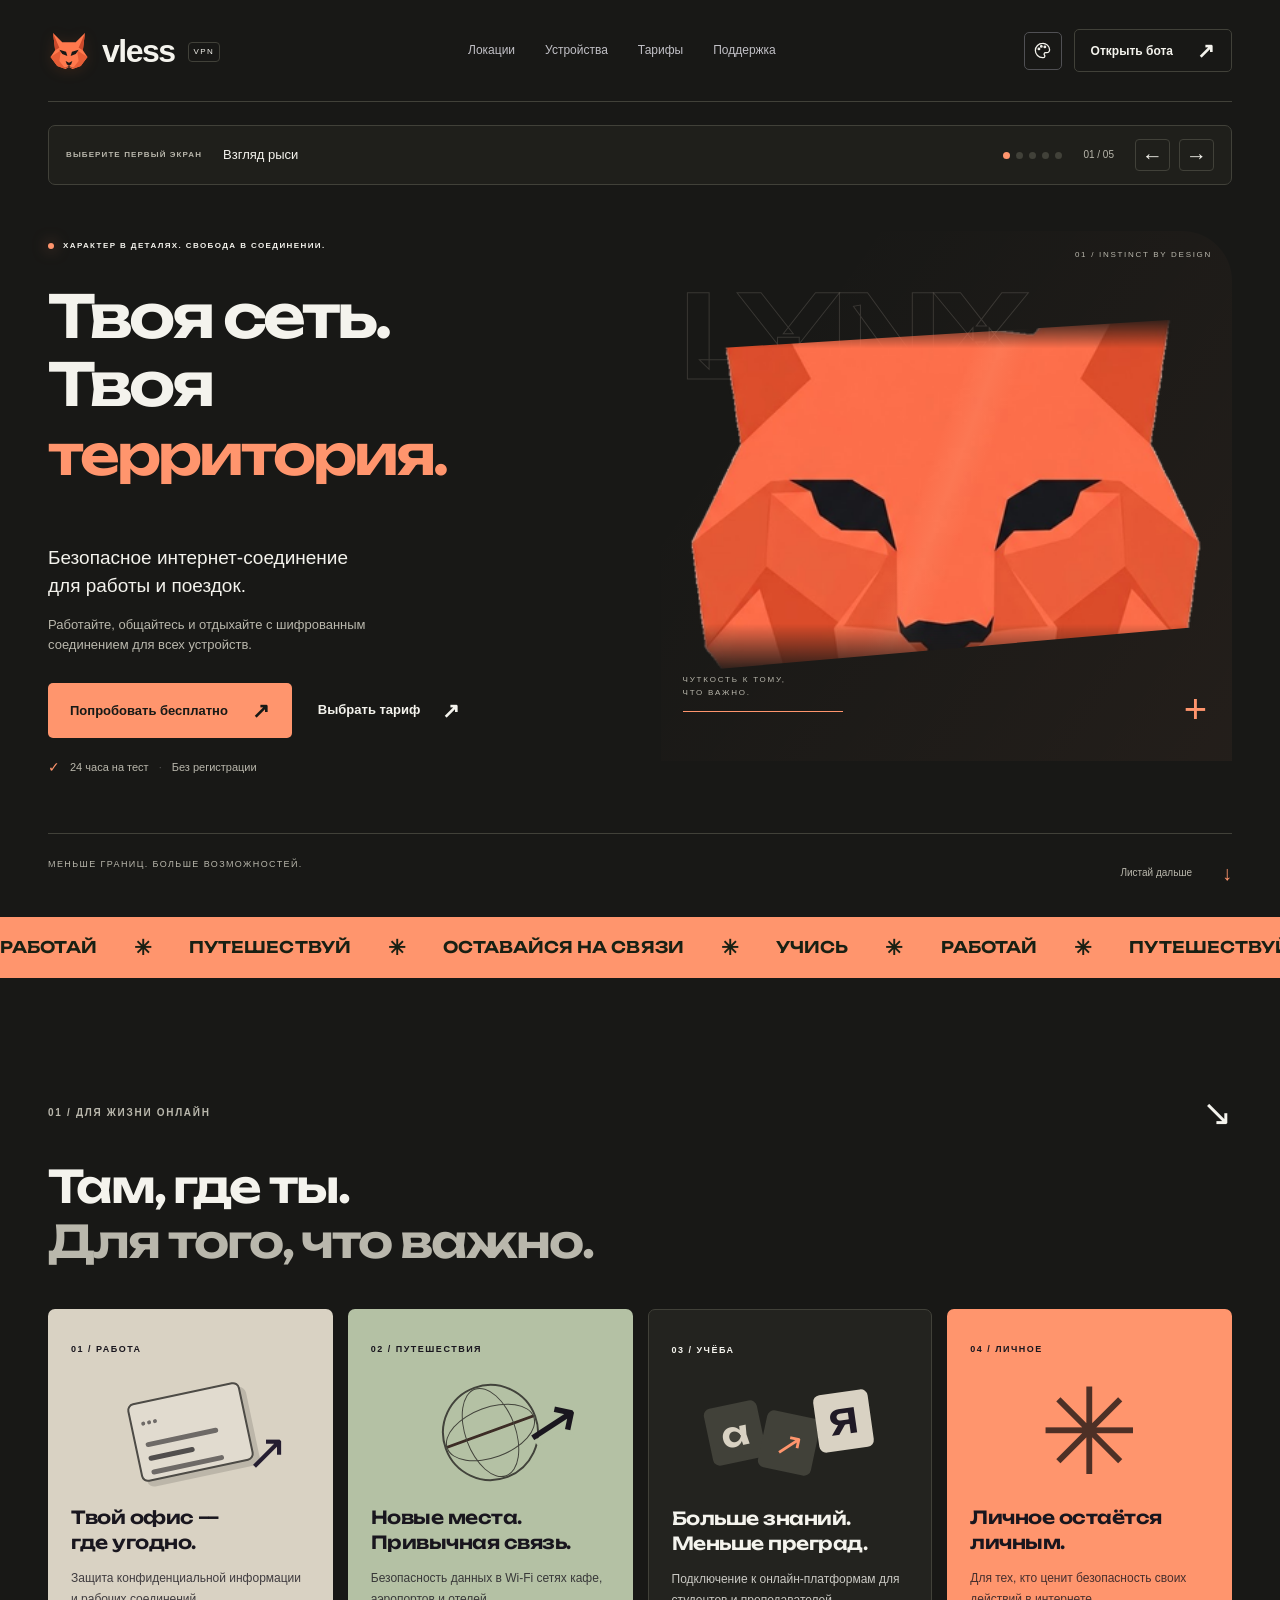
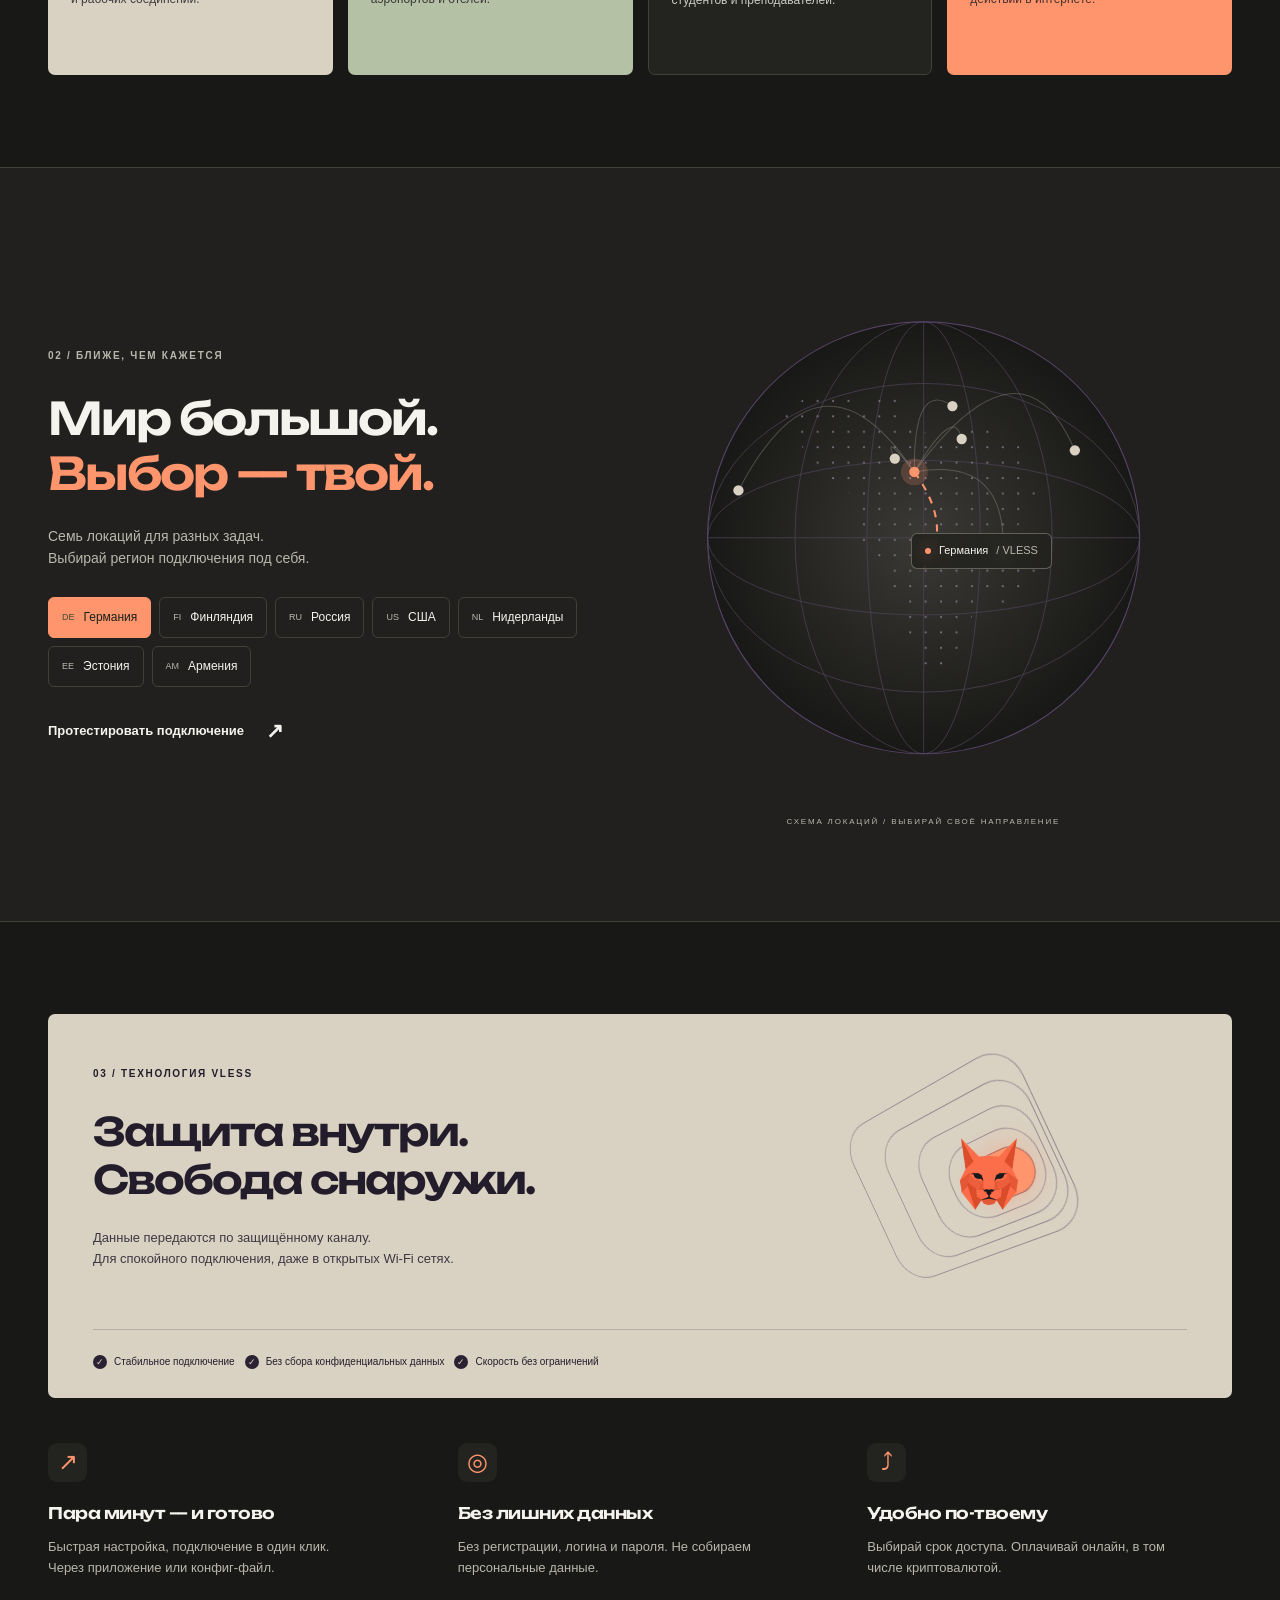
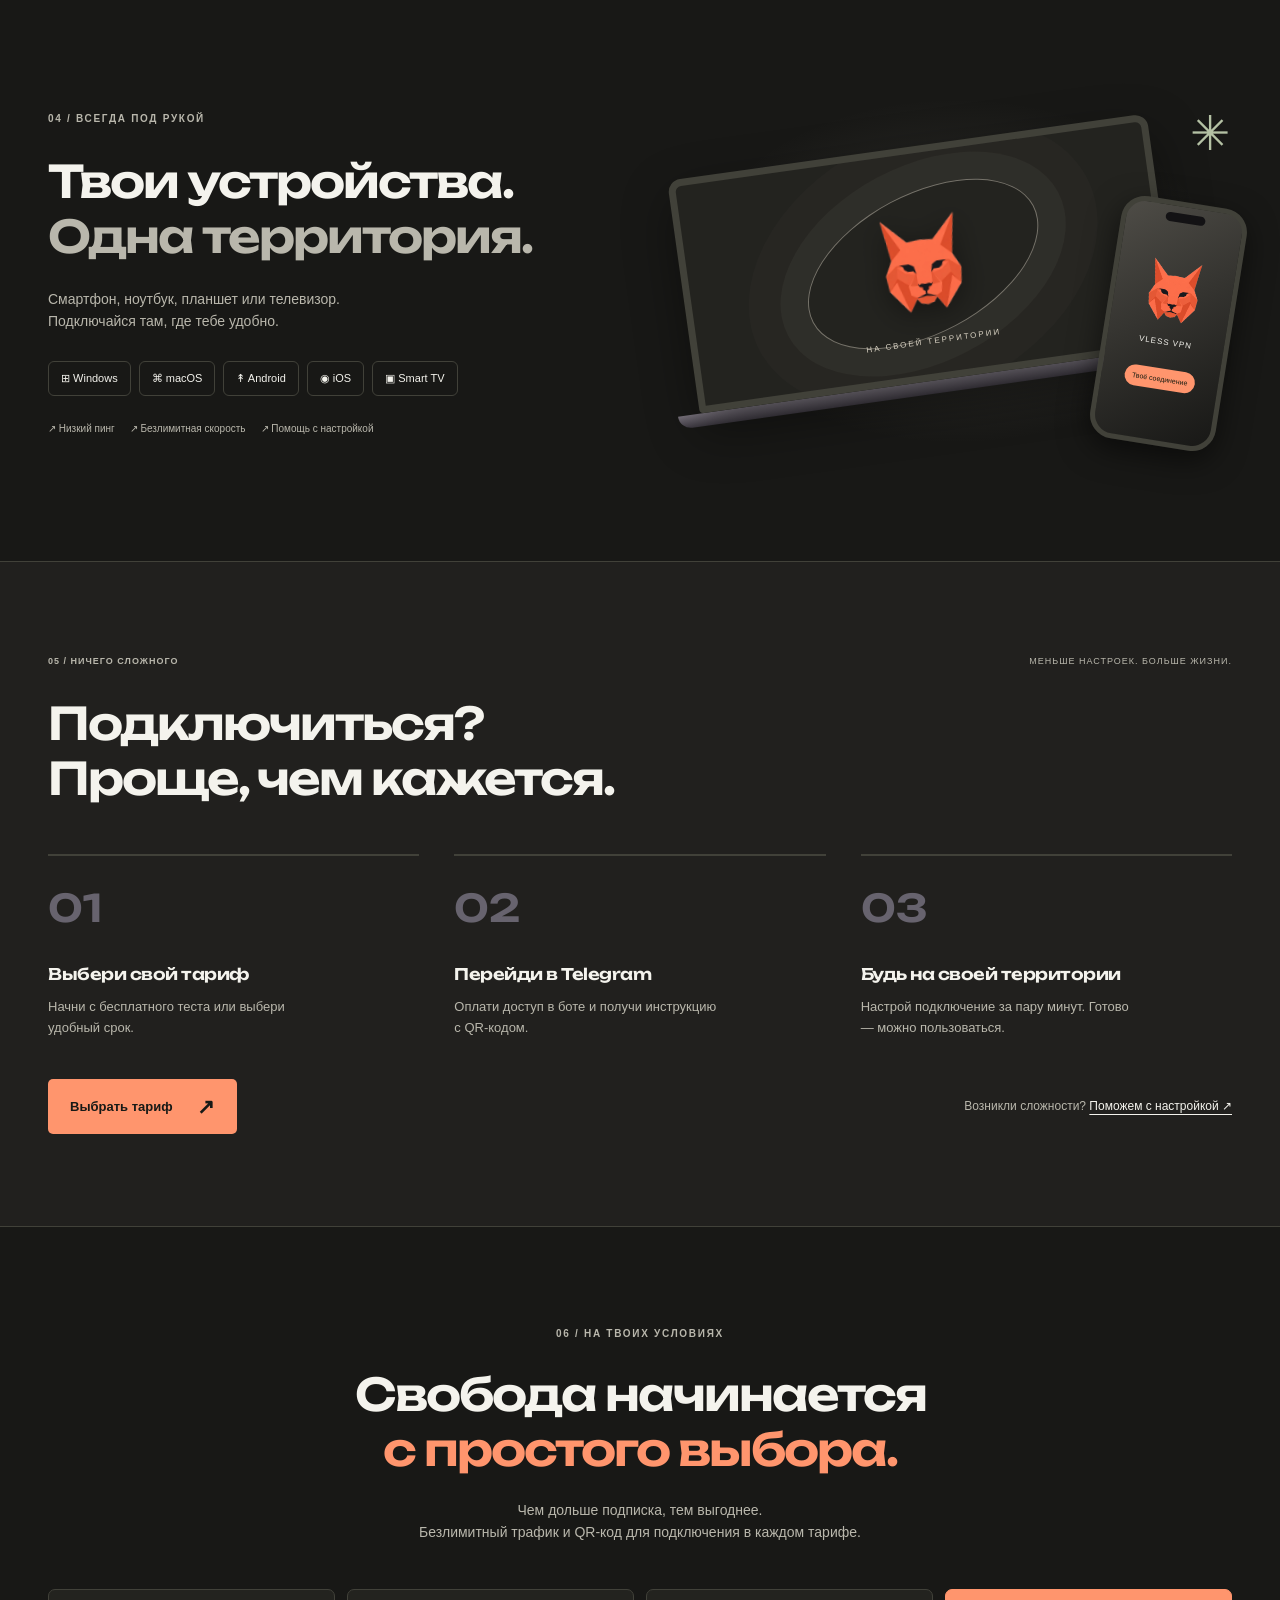
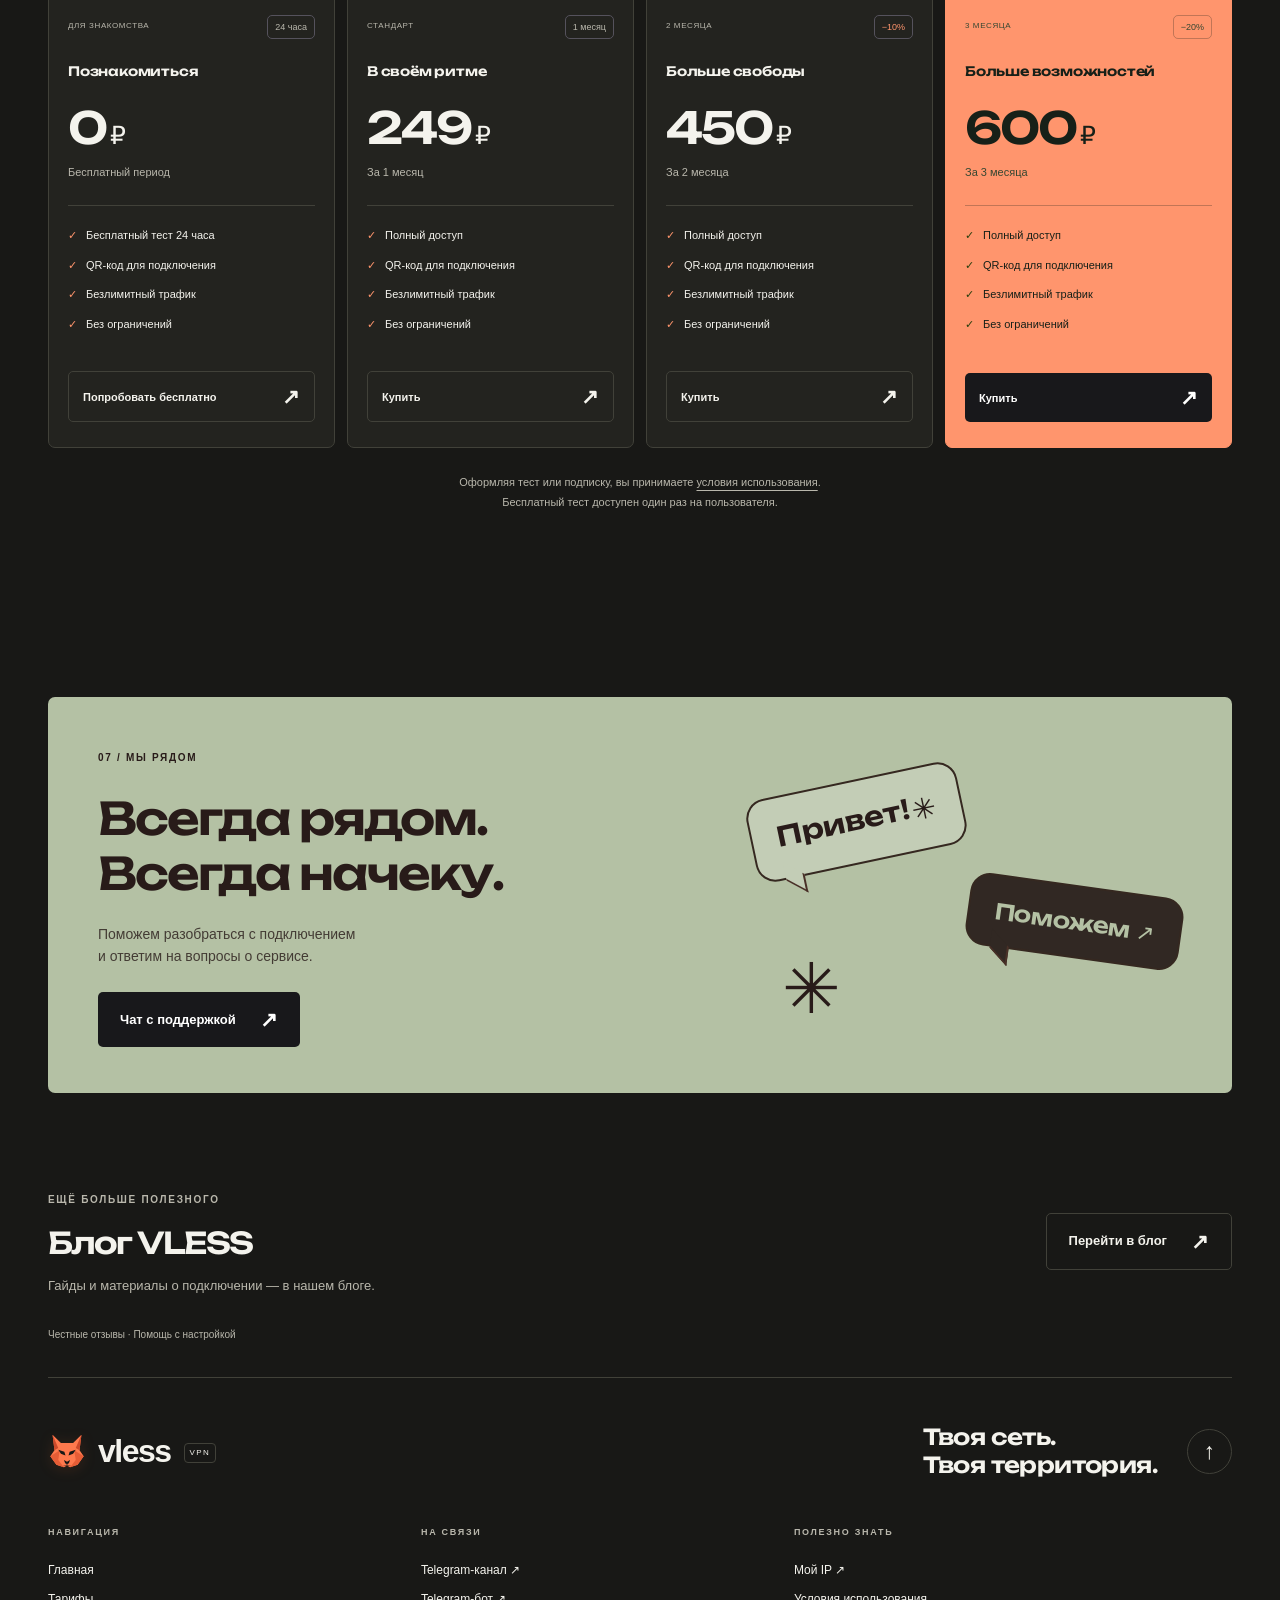
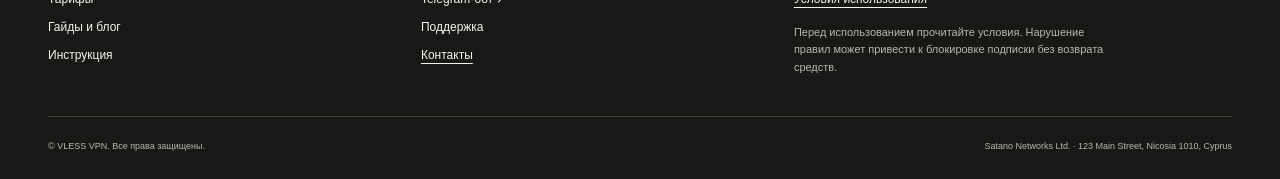
<file: variant4/index.html>
<!doctype html>
<html lang="ru" data-theme="original" class="theme-custom">
<head>
  <meta charset="utf-8">
  <meta name="viewport" content="width=device-width,initial-scale=1">
  <meta name="theme-color" content="#181816">
  <meta name="description" content="VLESS VPN — защищённое соединение для работы, учёбы и путешествий. Семь локаций, ваши устройства и бесплатный тест на 24 часа.">
  <title>VLESS VPN — на своей территории</title>
  <link rel="stylesheet" href="styles.css">
  <link rel="stylesheet" href="themes.css">
  <link rel="stylesheet" href="lynx.css">
  <link rel="stylesheet" href="hero-scenes.css">
  <link rel="icon" type="image/png" href="images/lynx.png">
  <script src="themes.js"></script>
  <script src="app.js" defer></script>
  <script src="hero-switcher.js" defer></script>
<meta name="robots" content="noindex,nofollow">
</head>
<body>
<a class="skip" href="#main">К содержанию</a>
<header class="header wrap">
  <a class="logo" href="#" aria-label="VLESS VPN — главная"><img class="lynx-logo" src="images/lynx.png" width="42" height="42" alt="">vless<span class="vpn">VPN</span></a>
  <nav class="desktop-nav" aria-label="Основная навигация"><a href="#locations">Локации</a><a href="#devices">Устройства</a><a href="#order">Тарифы</a><a href="#support">Поддержка</a></nav>
  <div class="header-actions"><div class="theme-picker" id="theme-picker"><button class="theme-toggle" id="theme-toggle" aria-label="Цветовая тема" aria-expanded="false" aria-controls="theme-panel" title="Цветовая тема"><svg viewBox="0 0 24 24" width="19" height="19" fill="none" stroke="currentColor" stroke-width="1.6" aria-hidden="true"><path d="M12 3a9 9 0 1 0 0 18h1a2 2 0 0 0 1.5-3.3 1.8 1.8 0 0 1 1.3-3h1.7A3.5 3.5 0 0 0 21 11.2 8.5 8.5 0 0 0 12 3Z"/><circle cx="7.5" cy="10" r="1"/><circle cx="10.5" cy="6.8" r="1"/><circle cx="15" cy="7.5" r="1"/></svg></button><section class="theme-panel" id="theme-panel" aria-label="Цветовые темы" hidden><div class="theme-panel-heading"><strong>Поймай свой цвет</strong><span>20 палитр · один VLESS</span></div><div class="theme-options" id="theme-options" role="group" aria-label="Выбор цветовой темы"></div><p class="theme-panel-note">Выбор сохранится в этом браузере</p></section></div><a class="button small outline" href="https://t.me/Vless_vpn_fast_bot" target="_blank" rel="noopener">Открыть бота <span>↗</span></a><button class="menu-button" aria-label="Открыть меню" aria-expanded="false" aria-controls="mobile-nav">☰</button></div>
</header>
<nav class="mobile-nav" id="mobile-nav" aria-label="Мобильная навигация" hidden><a href="#locations">Локации</a><a href="#devices">Устройства</a><a href="#order">Тарифы</a><a href="#support">Поддержка</a><a href="https://vpn-vless.com/current-ip">Мой IP</a><a href="https://vpn-vless.com/how-to-install-vless">Инструкция</a></nav>
<main id="main">
  <section class="hero wrap hero-lab" id="hero-lab" data-hero="gaze" aria-labelledby="hero-title">
    <div class="hero-selector" role="group" aria-label="Выбор концепции первого экрана">
      <div class="hero-selector-label"><span class="eyebrow muted">ВЫБЕРИТЕ ПЕРВЫЙ ЭКРАН</span><strong id="hero-concept-name">Взгляд рыси</strong></div>
      <div class="hero-selector-actions"><div class="hero-dots" aria-label="Пять концепций"><button type="button" data-hero-index="0" aria-label="1. Взгляд рыси" aria-pressed="true"></button><button type="button" data-hero-index="1" aria-label="2. Рывок" aria-pressed="false"></button><button type="button" data-hero-index="2" aria-label="3. VLESS как знак" aria-pressed="false"></button><button type="button" data-hero-index="3" aria-label="4. Своя территория" aria-pressed="false"></button><button type="button" data-hero-index="4" aria-label="5. От QR-кода до подключения" aria-pressed="false"></button></div><span class="hero-counter" id="hero-counter">01 / 05</span><button type="button" class="hero-arrow" id="hero-prev" aria-label="Предыдущая шапка">←</button><button type="button" class="hero-arrow" id="hero-next" aria-label="Следующая шапка">→</button></div>
      <span class="sr-only" id="hero-announcement" role="status" aria-live="polite"></span>
    </div>
    <div class="hero-copy">
      <div class="eyebrow"><span class="live-dot"></span><span id="hero-kicker">ХАРАКТЕР В ДЕТАЛЯХ. СВОБОДА В СОЕДИНЕНИИ.</span></div>
      <h1 id="hero-title">Твоя сеть.<br>Твоя<br><span class="lime-text territory-word">территория.</span></h1>
      <p class="hero-subtitle">Безопасное интернет-соединение<br>для работы и поездок.</p>
      <p class="muted hero-description">Работайте, общайтесь и отдыхайте с шифрованным соединением для всех устройств.</p>
      <div class="hero-buttons"><a class="button lime" href="#order">Попробовать бесплатно <span>↗</span></a><a class="text-link" href="#order">Выбрать тариф <span>↗</span></a></div>
      <div class="hero-note"><span class="mini-check">✓</span> 24 часа на тест <span class="note-dot">·</span> Без регистрации</div>
    </div>
    <div class="hero-art concept-art" role="group" aria-label="Иллюстрация выбранной концепции">
      <div class="hero-scene gaze-scene" data-scene="gaze" role="img" aria-label="Крупный фрагмент геометрической рыси: взгляд и оранжевые грани">
        <div class="gaze-coordinate">01 / INSTINCT BY DESIGN</div><div class="gaze-backword" aria-hidden="true">LYNX</div>
        <div class="eye-crop"><img src="images/lynx.png" width="512" height="512" alt="" fetchpriority="high"><div class="eye-sweep"></div></div>
        <div class="gaze-line"></div><span class="gaze-detail">ЧУТКОСТЬ К ТОМУ,<br>ЧТО ВАЖНО.</span><span class="gaze-plus" aria-hidden="true">+</span>
      </div>
      <div class="hero-scene leap-scene" data-scene="leap" role="img" aria-label="Геометрическая рысь в прыжке через открытое пространство" hidden>
        <span class="scene-coordinate">02 / FREEDOM IN MOTION</span><div class="leap-plane plane-back"></div><div class="leap-plane plane-front"></div><div class="leap-speedlines" aria-hidden="true"><i></i><i></i><i></i></div>
        <svg class="leap-trail" viewBox="0 0 620 500" aria-hidden="true"><path d="M-20 390C120 380 140 280 310 290S500 300 645 120"/></svg>
        <img class="leap-lynx" src="images/lynx-leap.png" width="1784" height="882" alt="" loading="eager"><span class="leap-caption">ДВИЖЕНИЕ — ТВОЯ ПРИРОДА.</span>
      </div>
      <div class="hero-scene type-scene" data-scene="type" role="img" aria-label="Фирменный знак VLESS: угловатая буква V со взглядом рыси" hidden>
        <span class="scene-coordinate">03 / LESS NOISE. MORE CHARACTER.</span><div class="type-rule"></div>
        <div class="wordmark"><svg viewBox="0 0 140 170" aria-hidden="true"><path d="M5 12H38L70 113 102 12H135L88 158H52Z" fill="currentColor"/><path d="M25 43 51 58 58 80 38 68ZM115 43 89 58 82 80 102 68Z" fill="var(--bg)"/><path d="M5 12 38 38V12ZM135 12 102 38V12Z" fill="var(--coral)"/></svg><span>LESS<span class="wordmark-period">.</span></span></div>
        <p class="wordmark-caption">ЗАЩИЩЁННОЕ СОЕДИНЕНИЕ.<br>СОБСТВЕННЫЙ ХАРАКТЕР.</p><div class="type-bottom"><img src="images/lynx-mark.svg" width="38" height="38" alt=""><span>VLESS VPN<br><small>НА СВОЕЙ ТЕРРИТОРИИ</small></span><span class="type-arrow" aria-hidden="true">↗</span></div>
      </div>
      <div class="hero-scene terrain-scene" data-scene="terrain" hidden>
        <div class="terrain-top"><span class="scene-coordinate">04 / YOUR DIGITAL TERRITORY</span><label class="terrain-country"><span class="sr-only">Локация на схеме</span><select id="hero-location"><option>Германия</option><option>Финляндия</option><option>Россия</option><option>США</option><option>Нидерланды</option><option>Эстония</option><option>Армения</option></select></label></div>
        <svg class="terrain-map" viewBox="0 0 620 480" role="img" aria-label="Условный цифровой рельеф и маршрут от устройства до выбранной локации"><defs><linearGradient id="terrain-wash" x1="0" x2="1" y1="1" y2="0"><stop stop-color="var(--lime)" stop-opacity=".02"/><stop offset=".65" stop-color="var(--lime)" stop-opacity=".16"/><stop offset="1" stop-color="var(--lime)" stop-opacity=".02"/></linearGradient></defs>
          <path class="terrain-floor" d="M20 290 340 100 605 250 290 440Z" fill="url(#terrain-wash)"/>
          <g class="contours" fill="none" stroke="currentColor" stroke-width="1"><path d="M20 290Q110 270 165 250T290 170 405 180 605 250"/><path d="M35 305Q120 280 178 260T302 190 420 196 589 265"/><path d="M55 319Q130 288 192 269T315 212 432 211 568 278"/><path d="M77 331Q143 301 205 283T328 230 445 226 545 291"/><path d="M99 345Q155 312 220 298T343 251 455 245 522 305"/><path d="M120 358Q169 326 236 312T356 270 467 264 500 319"/><path d="M143 372Q184 339 251 330T372 290 478 284"/><path d="M166 384Q200 353 268 348T388 309 457 325"/><path d="M188 397Q218 369 285 367T403 332 436 344"/><path d="M212 411Q235 387 303 385T414 354"/><path d="M235 425Q255 405 320 406T389 378"/>
          <path d="M90 249Q140 220 190 231T290 179 395 167 530 205"/><path d="M120 230Q173 203 215 215T305 158 396 151 504 189"/><path d="M150 212Q199 187 239 196T320 139 397 134 478 174"/><path d="M180 194Q221 169 264 177T338 123 400 121 450 157"/></g>
          <path class="terrain-route-shadow" d="M140 330Q240 380 315 268T470 190"/><path id="hero-route" class="terrain-route" d="M140 330Q240 380 315 268T470 190"/><g class="terrain-origin"><rect x="122" y="309" width="36" height="30" rx="4" fill="var(--bg)" stroke="var(--lime)"/><path d="M116 345H164" stroke="var(--lime)" stroke-width="2"/><text x="111" y="373">Твоё устройство</text></g><g id="terrain-destination" transform="translate(470 190)"><path d="M0-21 17-10 17 10 0 21-17 10-17-10Z" fill="var(--lime)"/><path d="m-5 0 4 4 8-9" fill="none" stroke="var(--bg)" stroke-width="2"/></g>
        </svg><div class="terrain-bottom"><img src="images/lynx-mark.svg" width="27" height="27" alt=""><span>СХЕМА ЗАЩИЩЁННОГО МАРШРУТА</span><span id="hero-route-label">Германия ↗</span></div>
      </div>
      <div class="hero-scene setup-scene" data-scene="setup" hidden>
        <span class="scene-coordinate">05 / ОТ ПЕРВОГО ШАГА ДО ПОДКЛЮЧЕНИЯ</span><div class="setup-cards">
          <div class="setup-card instruction-card active" data-setup-card="0"><span class="setup-card-number">01 / TELEGRAM</span><div class="message-icon" aria-hidden="true">↗</div><strong>Всё начинается<br>с инструкции.</strong><p>Бот пришлёт информацию<br>для подключения.</p><div class="message-lines" aria-hidden="true"><i></i><i></i><i></i></div></div>
          <div class="setup-card qr-card" data-setup-card="1"><span class="setup-card-number">02 / QR-КОД</span><div class="illustrative-qr" aria-label="Условная иллюстрация QR-кода, не ключ подключения"><i></i><i></i><i></i><b>QR</b></div><strong>Твой ключ<br>к подключению.</strong><small>ИЛЛЮСТРАЦИЯ</small></div>
          <div class="setup-card device-card" data-setup-card="2"><span class="setup-card-number">03 / УСТРОЙСТВО</span><div class="setup-device"><img src="images/lynx-mark.svg" width="70" height="70" alt=""><span>VLESS VPN</span></div><strong>Пара настроек.<br>И можно пользоваться.</strong></div>
        </div><div class="setup-stage-controls" role="group" aria-label="Шаги подключения"><button type="button" data-setup="0" aria-pressed="true">01 Инструкция</button><span aria-hidden="true">→</span><button type="button" data-setup="1" aria-pressed="false">02 QR-код</button><span aria-hidden="true">→</span><button type="button" data-setup="2" aria-pressed="false">03 Устройство</button></div><p class="setup-caption" id="setup-caption" aria-live="polite">Наглядная схема. Подключение и покупка — в Telegram-боте.</p>
      </div>
    </div>
    <div class="hero-bottom"><span>МЕНЬШЕ ГРАНИЦ. БОЛЬШЕ ВОЗМОЖНОСТЕЙ.</span><a href="#use-cases" aria-label="К следующему разделу">Листай дальше <span>↓</span></a></div>
  </section>

  <div class="ticker" aria-hidden="true"><div class="ticker-track"><span>РАБОТАЙ</span><b>✳</b><span>ПУТЕШЕСТВУЙ</span><b>✳</b><span>ОСТАВАЙСЯ НА СВЯЗИ</span><b>✳</b><span>УЧИСЬ</span><b>✳</b><span>РАБОТАЙ</span><b>✳</b><span>ПУТЕШЕСТВУЙ</span><b>✳</b><span>ОСТАВАЙСЯ НА СВЯЗИ</span><b>✳</b><span>УЧИСЬ</span><b>✳</b></div></div>
  <section class="section wrap" id="use-cases">
    <div class="section-top reveal"><span class="eyebrow muted">01 / ДЛЯ ЖИЗНИ ОНЛАЙН</span><span class="section-index">↘</span></div>
    <h2 class="reveal">Там, где ты.<br><span class="muted">Для того, что важно.</span></h2>
    <div class="use-grid">
      <article class="use-card violet reveal"><span class="card-number">01 / РАБОТА</span><div class="case-art work-art" aria-hidden="true"><div class="mini-window"><i></i><i></i><i></i><div class="code-line"></div><div class="code-line short"></div><div class="code-line"></div></div><span class="floating-cursor">↗</span></div><h3>Твой офис —<br>где угодно.</h3><p>Защита конфиденциальной информации и рабочих соединений.</p></article>
      <article class="use-card peach reveal"><span class="card-number">02 / ПУТЕШЕСТВИЯ</span><div class="case-art travel-art" aria-hidden="true"><div class="globe-small"></div><span class="plane">↗</span></div><h3>Новые места.<br>Привычная связь.</h3><p>Безопасность данных в Wi-Fi сетях кафе, аэропортов и отелей.</p></article>
      <article class="use-card dark-card reveal"><span class="card-number">03 / УЧЁБА</span><div class="case-art study-art" aria-hidden="true"><span>а</span><span>↗</span><span>Я</span></div><h3>Больше знаний.<br>Меньше преград.</h3><p>Подключение к онлайн-платформам для студентов и преподавателей.</p></article>
      <article class="use-card lime-card reveal"><span class="card-number">04 / ЛИЧНОЕ</span><div class="case-art personal-art" aria-hidden="true">✳</div><h3>Личное остаётся<br>личным.</h3><p>Для тех, кто ценит безопасность своих действий в интернете.</p></article>
    </div>
  </section>
  <section class="section location-section" id="locations"><div class="wrap location-layout">
    <div class="location-copy reveal"><span class="eyebrow muted">02 / БЛИЖЕ, ЧЕМ КАЖЕТСЯ</span><h2>Мир большой.<br><span class="lime-text">Выбор — твой.</span></h2><p class="muted">Семь локаций для разных задач.<br>Выбирай регион подключения под себя.</p><div class="country-list" role="group" aria-label="Выберите локацию"><button class="country active" data-country="Германия" aria-pressed="true"><span>DE</span>Германия <i>↗</i></button><button class="country" data-country="Финляндия" aria-pressed="false"><span>FI</span>Финляндия <i>↗</i></button><button class="country" data-country="Россия" aria-pressed="false"><span>RU</span>Россия <i>↗</i></button><button class="country" data-country="США" aria-pressed="false"><span>US</span>США <i>↗</i></button><button class="country" data-country="Нидерланды" aria-pressed="false"><span>NL</span>Нидерланды <i>↗</i></button><button class="country" data-country="Эстония" aria-pressed="false"><span>EE</span>Эстония <i>↗</i></button><button class="country" data-country="Армения" aria-pressed="false"><span>AM</span>Армения <i>↗</i></button></div><a class="text-link" href="https://t.me/Vless_vpn_fast_bot" target="_blank" rel="noopener">Протестировать подключение <span>↗</span></a></div>
    <div class="network-art reveal"><svg viewBox="0 0 600 540" role="img" aria-label="Схема доступных локаций"><defs><radialGradient id="globe-fill"><stop stop-color="#39304b"/><stop offset="1" stop-color="#19181d"/></radialGradient><pattern id="dots" width="15" height="15" patternUnits="userSpaceOnUse"><circle cx="2" cy="2" r="1" fill="#79717f"/></pattern><clipPath id="globe-clip"><circle cx="300" cy="270" r="210"/></clipPath></defs><circle cx="300" cy="270" r="210" fill="url(#globe-fill)"/><g clip-path="url(#globe-clip)" fill="none" stroke="#504359" stroke-width=".7"><ellipse cx="300" cy="270" rx="125" ry="210"/><ellipse cx="300" cy="270" rx="55" ry="210"/><ellipse cx="300" cy="270" rx="210" ry="75"/><ellipse cx="300" cy="270" rx="210" ry="150"/><path d="M90 270H510M300 60V480"/><path d="M160 150l45-28 38 19 30-11 20 35 38 12 22-22 38 22 20 53-24 35 30 40-34 32-31-15-13 62-32 28-24-47-18-65-35-28 9-39-42-25-20-35Z" fill="url(#dots)" stroke="none"/></g><circle cx="300" cy="270" r="210" fill="none" stroke="#5a456c"/><g class="network-routes" fill="none" stroke="#b89aff"><path d="M291 206Q200 70 120 224" data-route="США"/><path d="M291 206Q290 116 328 142" data-route="Финляндия"/><path d="M291 206Q395 65 447 185" data-route="Россия"/><path d="M291 206Q259 165 272 193" data-route="Нидерланды"/><path d="M291 206Q330 140 337 174" data-route="Эстония"/><path d="M291 206Q382 190 377 285" data-route="Армения"/><path d="M291 206Q330 260 300 300" data-route="Германия" class="active"/></g><g fill="#a990d0"><circle cx="120" cy="224" r="5"/><circle cx="328" cy="142" r="5"/><circle cx="447" cy="185" r="5"/><circle cx="272" cy="193" r="5"/><circle cx="337" cy="174" r="5"/><circle cx="377" cy="285" r="5"/></g><circle class="map-pulse" cx="291" cy="206" r="13" fill="#cbff64" opacity=".2"/><circle cx="291" cy="206" r="5" fill="#cbff64"/></svg><div class="map-label"><span class="live-dot"></span><span id="selected-country" aria-live="polite">Германия</span><span class="muted">/ VLESS</span></div><p class="map-caption">СХЕМА ЛОКАЦИЙ / ВЫБИРАЙ СВОЁ НАПРАВЛЕНИЕ</p></div>
  </div></section>
  <section class="section wrap" id="technology"><div class="tech-banner reveal"><div><span class="eyebrow">03 / ТЕХНОЛОГИЯ VLESS</span><h2>Защита внутри.<br>Свобода снаружи.</h2><p>Данные передаются по защищённому каналу.<br>Для спокойного подключения, даже в открытых Wi-Fi сетях.</p></div><div class="tunnel" aria-hidden="true"><i></i><i></i><i></i><i></i><i></i><img class="tunnel-lynx" src="images/lynx.png" width="80" height="80" alt=""></div><div class="tech-tags"><span>Стабильное подключение</span><span>Без сбора конфиденциальных данных</span><span>Скорость без ограничений</span></div></div>
    <div class="benefits"><article class="reveal"><span class="feature-icon">↗</span><h3>Пара минут — и готово</h3><p>Быстрая настройка, подключение в один клик. Через приложение или конфиг-файл.</p></article><article class="reveal"><span class="feature-icon">◎</span><h3>Без лишних данных</h3><p>Без регистрации, логина и пароля. Не собираем персональные данные.</p></article><article class="reveal"><span class="feature-icon">⤴</span><h3>Удобно по-твоему</h3><p>Выбирай срок доступа. Оплачивай онлайн, в том числе криптовалютой.</p></article></div>
  </section>
  <section class="section wrap device-section" id="devices"><div class="device-copy reveal"><span class="eyebrow muted">04 / ВСЕГДА ПОД РУКОЙ</span><h2>Твои устройства.<br><span class="muted">Одна территория.</span></h2><p class="muted">Смартфон, ноутбук, планшет или телевизор.<br>Подключайся там, где тебе удобно.</p><div class="platforms"><span>⊞ Windows</span><span>⌘ macOS</span><span>↟ Android</span><span>◉ iOS</span><span>▣ Smart TV</span></div><div class="device-notes"><span>↗ Низкий пинг</span><span>↗ Безлимитная скорость</span><span>↗ Помощь с настройкой</span></div></div><div class="devices-art reveal" role="img" aria-label="Ноутбук и смартфон с символом VLESS"><div class="laptop"><div class="laptop-screen"><span class="screen-orbit"></span><img class="screen-lynx" src="images/lynx.png" width="105" height="105" alt=""><small>НА СВОЕЙ ТЕРРИТОРИИ</small></div><div class="laptop-base"></div></div><div class="phone"><div class="phone-notch"></div><img class="phone-lynx" src="images/lynx.png" width="68" height="68" alt=""><small>VLESS VPN</small><div class="phone-pill">Твоё соединение</div></div><span class="device-star">✳</span></div></section>
  <section class="section steps-section" id="connect"><div class="wrap"><div class="section-top reveal"><span class="eyebrow muted">05 / НИЧЕГО СЛОЖНОГО</span><span class="muted">МЕНЬШЕ НАСТРОЕК. БОЛЬШЕ ЖИЗНИ.</span></div><h2 class="reveal">Подключиться?<br>Проще, чем кажется.</h2><div class="steps"><article class="step reveal"><span class="step-num">01</span><h3>Выбери свой тариф</h3><p>Начни с бесплатного теста или выбери удобный срок.</p></article><article class="step reveal"><span class="step-num">02</span><h3>Перейди в Telegram</h3><p>Оплати доступ в боте и получи инструкцию с QR-кодом.</p></article><article class="step reveal"><span class="step-num">03</span><h3>Будь на своей территории</h3><p>Настрой подключение за пару минут. Готово — можно пользоваться.</p></article></div><div class="steps-bottom"><a class="button lime" href="#order">Выбрать тариф <span>↗</span></a><p class="muted">Возникли сложности? <a href="https://t.me/vpn_vless_sup" target="_blank" rel="noopener">Поможем с настройкой ↗</a></p></div></div></section>
  <section class="section wrap" id="order"><div class="pricing-heading reveal"><span class="eyebrow muted">06 / НА ТВОИХ УСЛОВИЯХ</span><h2>Свобода начинается<br><span class="lime-text">с простого выбора.</span></h2><p class="muted">Чем дольше подписка, тем выгоднее.<br>Безлимитный трафик и QR-код для подключения в каждом тарифе.</p></div><div class="pricing-grid">
    <article class="price-card reveal"><div class="plan-top"><span>ДЛЯ ЗНАКОМСТВА</span><span class="plan-badge">24 часа</span></div><h3>Познакомиться</h3><div class="price">0<span> ₽</span></div><p class="price-period">Бесплатный период</p><ul><li>Бесплатный тест 24 часа</li><li>QR-код для подключения</li><li>Безлимитный трафик</li><li>Без ограничений</li></ul><a class="button outline" href="https://t.me/Vless_vpn_fast_bot" target="_blank" rel="noopener">Попробовать бесплатно <span>↗</span></a></article>
    <article class="price-card reveal"><div class="plan-top"><span>СТАНДАРТ</span><span class="plan-badge">1 месяц</span></div><h3>В своём ритме</h3><div class="price">249<span> ₽</span></div><p class="price-period">За 1 месяц</p><ul><li>Полный доступ</li><li>QR-код для подключения</li><li>Безлимитный трафик</li><li>Без ограничений</li></ul><a class="button outline" href="https://t.me/Vless_vpn_fast_bot" target="_blank" rel="noopener">Купить <span>↗</span></a></article>
    <article class="price-card reveal"><div class="plan-top"><span>2 МЕСЯЦА</span><span class="plan-badge discount">−10%</span></div><h3>Больше свободы</h3><div class="price">450<span> ₽</span></div><p class="price-period">За 2 месяца</p><ul><li>Полный доступ</li><li>QR-код для подключения</li><li>Безлимитный трафик</li><li>Без ограничений</li></ul><a class="button outline" href="https://t.me/Vless_vpn_fast_bot" target="_blank" rel="noopener">Купить <span>↗</span></a></article>
    <article class="price-card featured reveal"><div class="plan-top"><span>3 МЕСЯЦА</span><span class="plan-badge">−20%</span></div><h3>Больше возможностей</h3><div class="price">600<span> ₽</span></div><p class="price-period">За 3 месяца</p><ul><li>Полный доступ</li><li>QR-код для подключения</li><li>Безлимитный трафик</li><li>Без ограничений</li></ul><a class="button dark-button" href="https://t.me/Vless_vpn_fast_bot" target="_blank" rel="noopener">Купить <span>↗</span></a></article>
  </div><p class="terms-note">Оформляя тест или подписку, вы принимаете <button class="inline-button" data-dialog="terms">условия использования</button>.<br>Бесплатный тест доступен один раз на пользователя.</p></section>
  <section class="section wrap" id="support"><div class="support-banner reveal"><div><span class="eyebrow">07 / МЫ РЯДОМ</span><h2>Всегда рядом.<br>Всегда начеку.</h2><p>Поможем разобраться с подключением<br>и ответим на вопросы о сервисе.</p><a class="button dark-button" href="https://t.me/vpn_vless_sup" target="_blank" rel="noopener">Чат с поддержкой <span>↗</span></a></div><div class="support-art" aria-hidden="true"><div class="speech speech-one">Привет!<span>✳</span></div><div class="speech speech-two">Поможем ↗</div><span class="support-spark">✳</span></div></div></section>
  <section class="blog-section wrap reveal"><div><span class="eyebrow muted">ЕЩЁ БОЛЬШЕ ПОЛЕЗНОГО</span><h2>Блог VLESS</h2><p class="muted">Гайды и материалы о подключении — в нашем блоге.</p></div><a class="button outline" href="https://vpn-vless.com/blog">Перейти в блог <span>↗</span></a><span class="blog-detail">Честные отзывы · Помощь с настройкой</span></section>
</main>
<footer class="footer wrap"><div class="footer-top"><a class="logo" href="#"><img class="lynx-logo" src="images/lynx.png" width="42" height="42" alt="">vless<span class="vpn">VPN</span></a><span class="footer-motto">Твоя сеть.<br>Твоя территория.</span><a class="back-top" href="#" aria-label="Наверх">↑</a></div><div class="footer-links"><div><span class="eyebrow muted">НАВИГАЦИЯ</span><a href="./">Главная</a><a href="#order">Тарифы</a><a href="https://vpn-vless.com/blog">Гайды и блог</a><a href="https://vpn-vless.com/how-to-install-vless">Инструкция</a></div><div><span class="eyebrow muted">НА СВЯЗИ</span><a href="https://t.me/vless_vpn_fast" target="_blank" rel="noopener">Telegram-канал ↗</a><a href="https://t.me/Vless_vpn_fast_bot" target="_blank" rel="noopener">Telegram-бот ↗</a><a href="https://vpn-vless.com/support">Поддержка</a><button class="inline-button" data-dialog="contacts">Контакты</button></div><div class="footer-legal"><span class="eyebrow muted">ПОЛЕЗНО ЗНАТЬ</span><a href="https://vpn-vless.com/current-ip">Мой IP ↗</a><button class="inline-button" data-dialog="terms">Условия использования</button><p>Перед использованием прочитайте условия. Нарушение правил может привести к блокировке подписки без возврата средств.</p></div></div><div class="footer-bottom"><span>© VLESS VPN. Все права защищены.</span><span>Satano Networks Ltd. · 123 Main Street, Nicosia 1010, Cyprus</span></div></footer>
<dialog id="contacts" aria-labelledby="contacts-title"><button class="dialog-close" aria-label="Закрыть диалог">×</button><span class="eyebrow muted">ОСТАЁМСЯ НА СВЯЗИ</span><h2 id="contacts-title">Контакты</h2><div class="contact-links"><a href="https://vpn-vless.com/support">Поддержка клиентов <span>↗</span></a><a href="https://t.me/vless_vpn_fast" target="_blank" rel="noopener">Наш Telegram-канал <span>↗</span></a><a href="https://t.me/Vless_vpn_fast_bot" target="_blank" rel="noopener">Telegram-бот <span>↗</span></a></div></dialog>
<dialog id="terms" aria-labelledby="terms-title"><button class="dialog-close" aria-label="Закрыть диалог">×</button><span class="eyebrow muted">УСЛОВИЯ И ОФЕРТА</span><h2 id="terms-title">Условия использования интернет-сервиса</h2><div class="legal-text"><h3>Правила использования сервиса VLESS</h3><h4>1. Запрещено использовать VPN для:</h4><ul><li>противоправных действий (взлом, мошенничество, распространение вредоносного ПО и др.);</li><li>доступа к запрещённым материалам (наркотики, детская порнография, терроризм и пр.);</li><li>рассылки спама, DDoS-атак, майнинга и любых других действий, нарушающих законы или правила площадок.</li></ul><h4>2. Ответственность:</h4><p>Пользователь несёт полную ответственность за свои действия при использовании VPN.</p><p>Администрация оставляет за собой право заблокировать подписку без возврата средств при нарушении правил.</p><h4>3. Конфиденциальность:</h4><p>Мы не ведём логи вашей интернет-активности и не передаём данные третьим лицам (за исключением случаев, предусмотренных законом).</p><h4>4. Ограничения и поддержка:</h4><p>Использование одной подписки на нескольких пользователей строго запрещено.</p><p>При возникновении проблем ознакомьтесь с инструкциями или обратитесь в поддержку через бота.</p><h4>5. Оплата и возвраты:</h4><p>Все оплаченные подписки возврату и обмену не подлежат, кроме случаев, если услуга не была оказана по технической причине со стороны сервиса.</p><p>Бесплатная тестовая подписка выдаётся только один раз на пользователя.</p><h4>6. Изменения в правилах:</h4><p>Администрация вправе вносить изменения в правила без предварительного уведомления.</p><h3>Публичная оферта</h3><p>Настоящий документ является публичной офертой для заключения договора на предоставление услуг VPN.</p><p>Используя бота и/или приобретая подписку, вы соглашаетесь с условиями оферты и правилами сервиса.</p><p>Сервис предоставляет доступ к VPN для анонимного и безопасного выхода в интернет. Технические параметры и стоимость подписок указаны в боте.</p><p>Сервис не несёт ответственности за возможные перебои в работе по техническим причинам или действиям третьих лиц.</p><p>Сервис вправе изменять условия оферты, стоимость и содержание услуг в одностороннем порядке.</p><p>В случае нарушения правил ваш доступ к VPN может быть ограничен или заблокирован без возврата средств.</p></div><button class="button lime" id="accept-terms">Я согласен(-а) <span>↗</span></button></dialog>
</body>
</html>
</file>
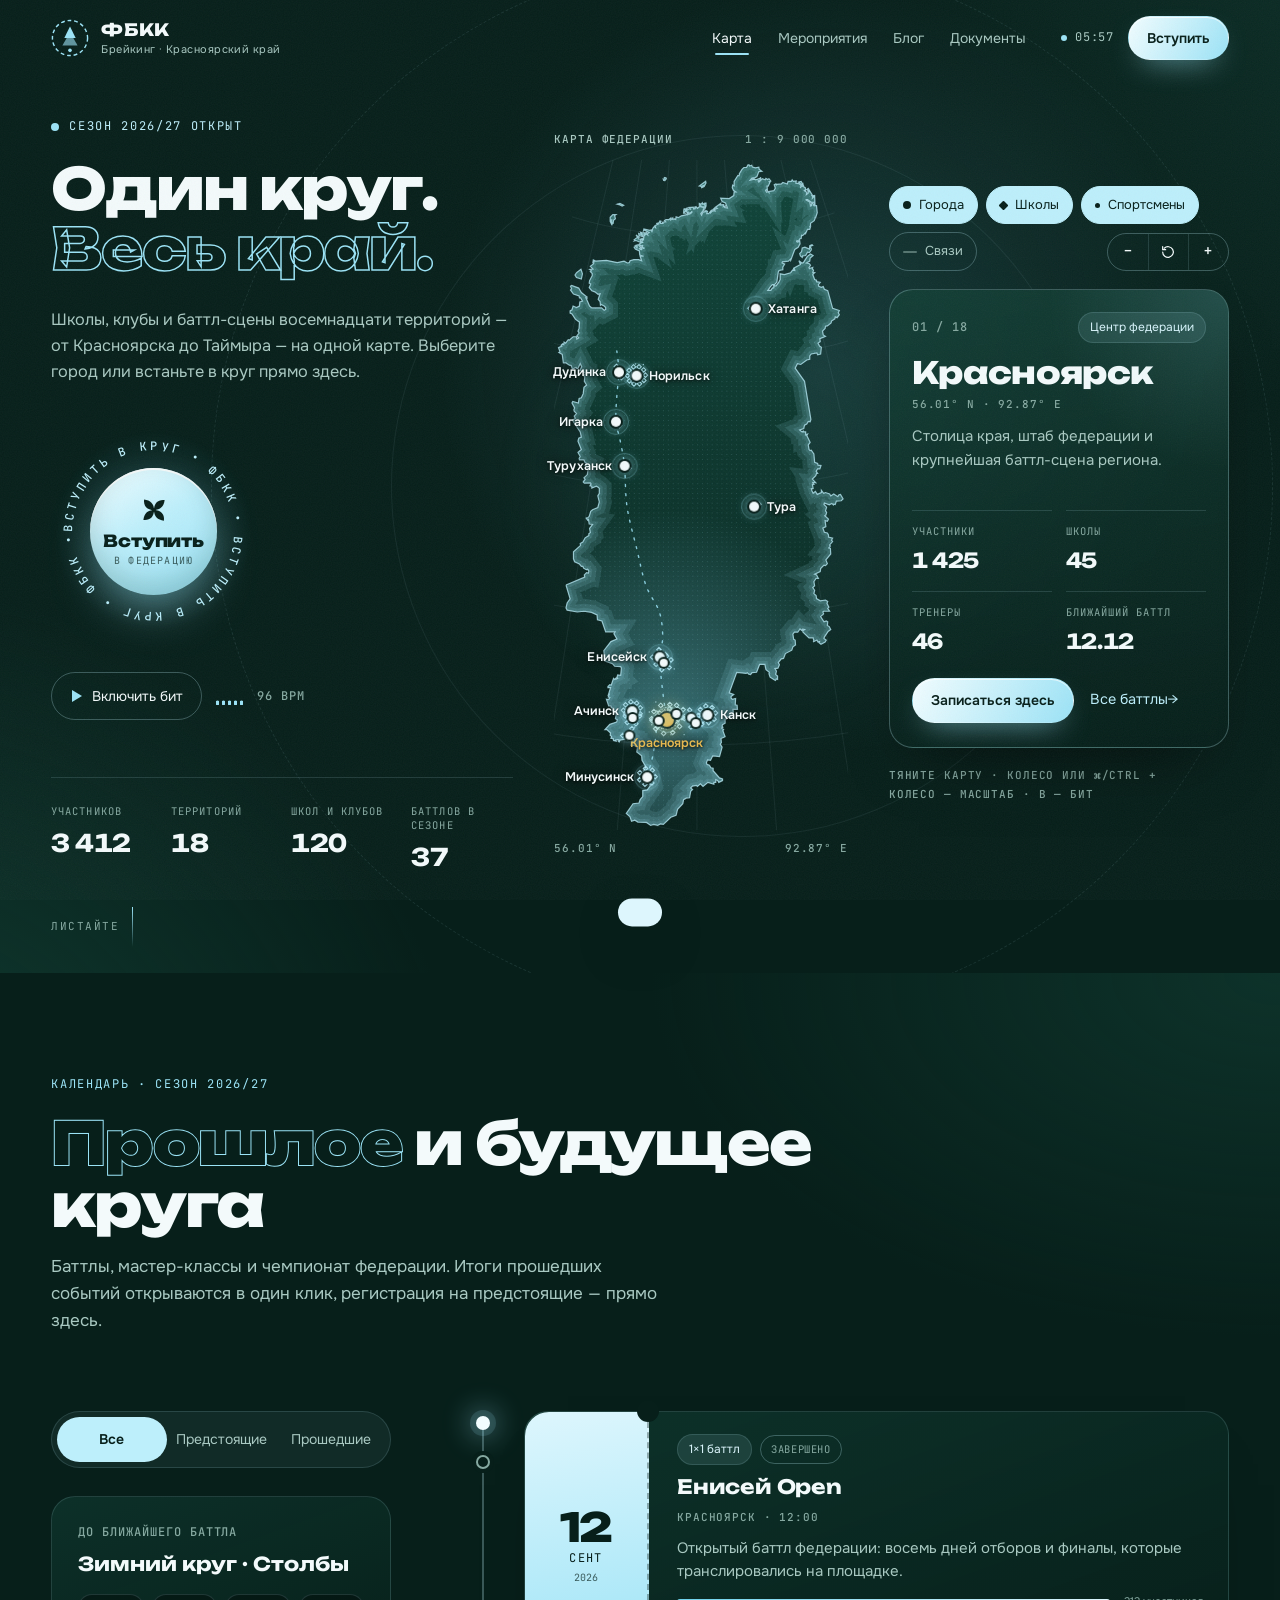
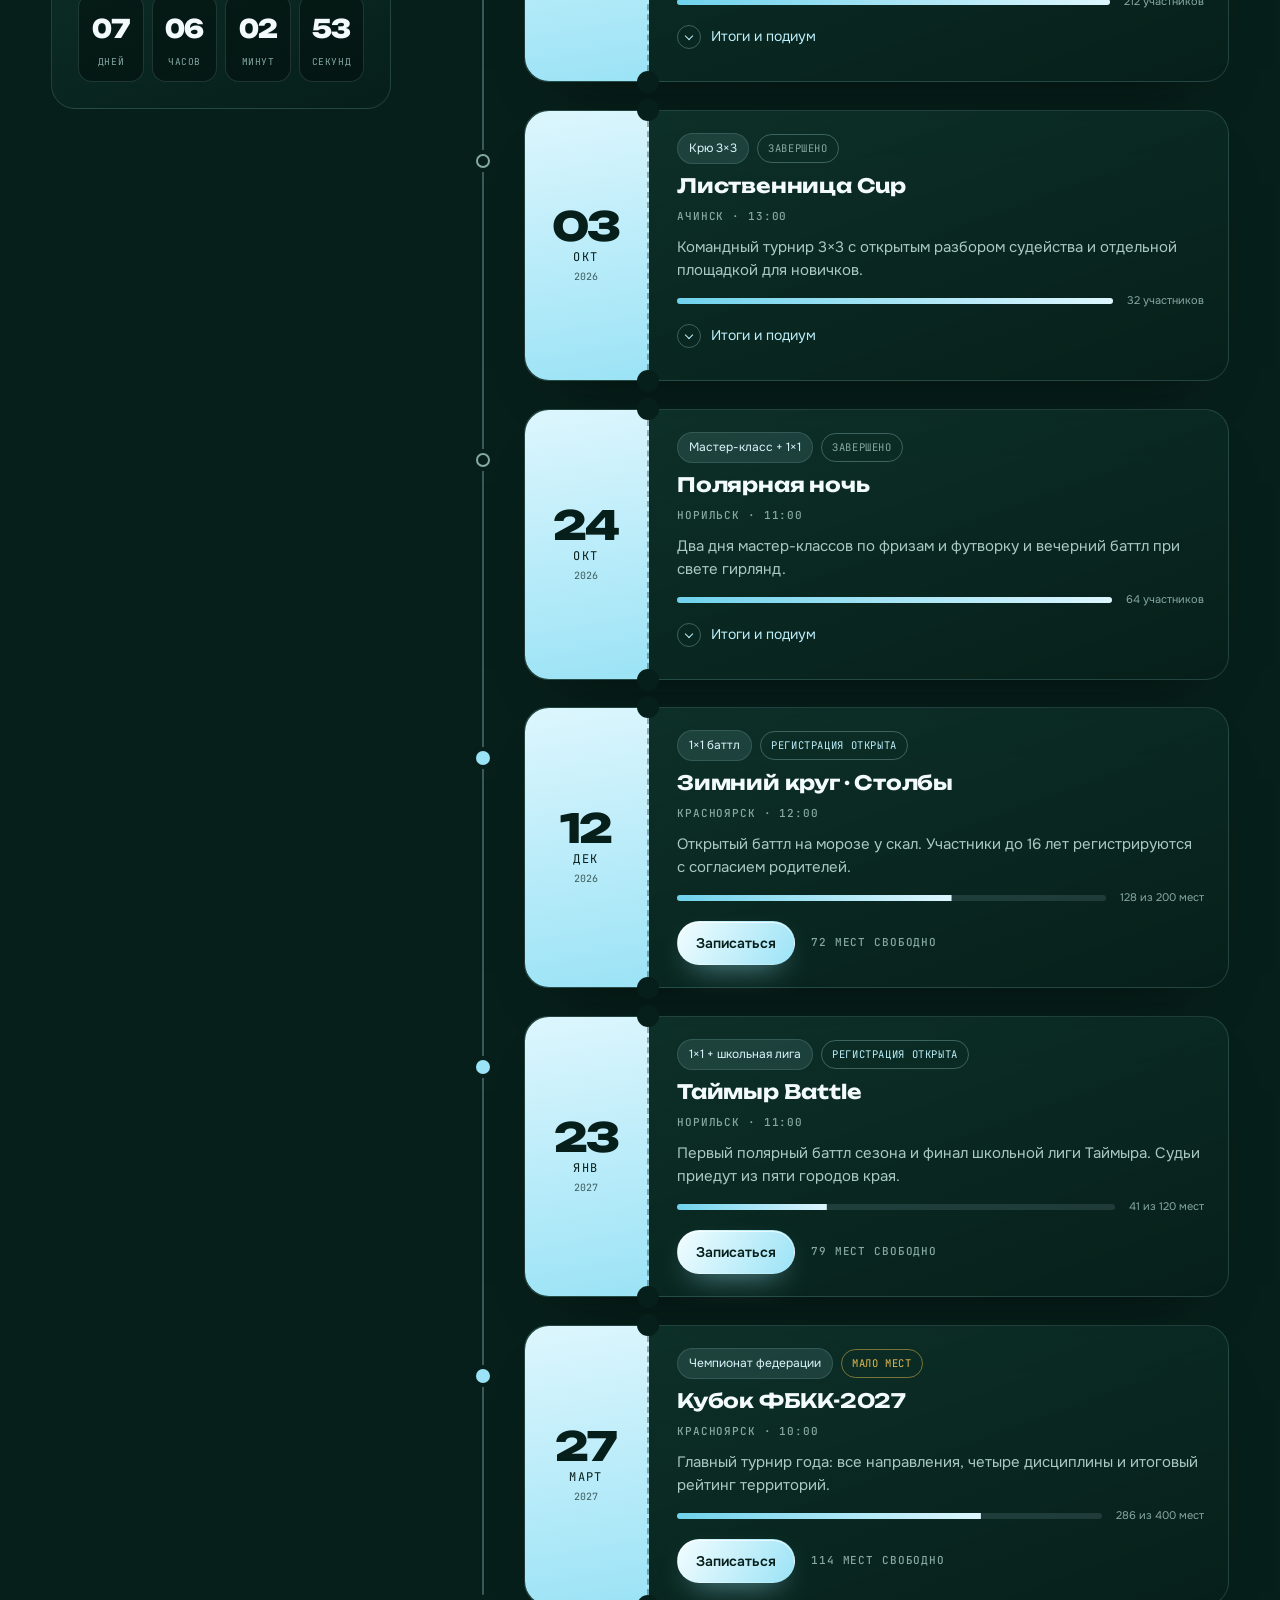
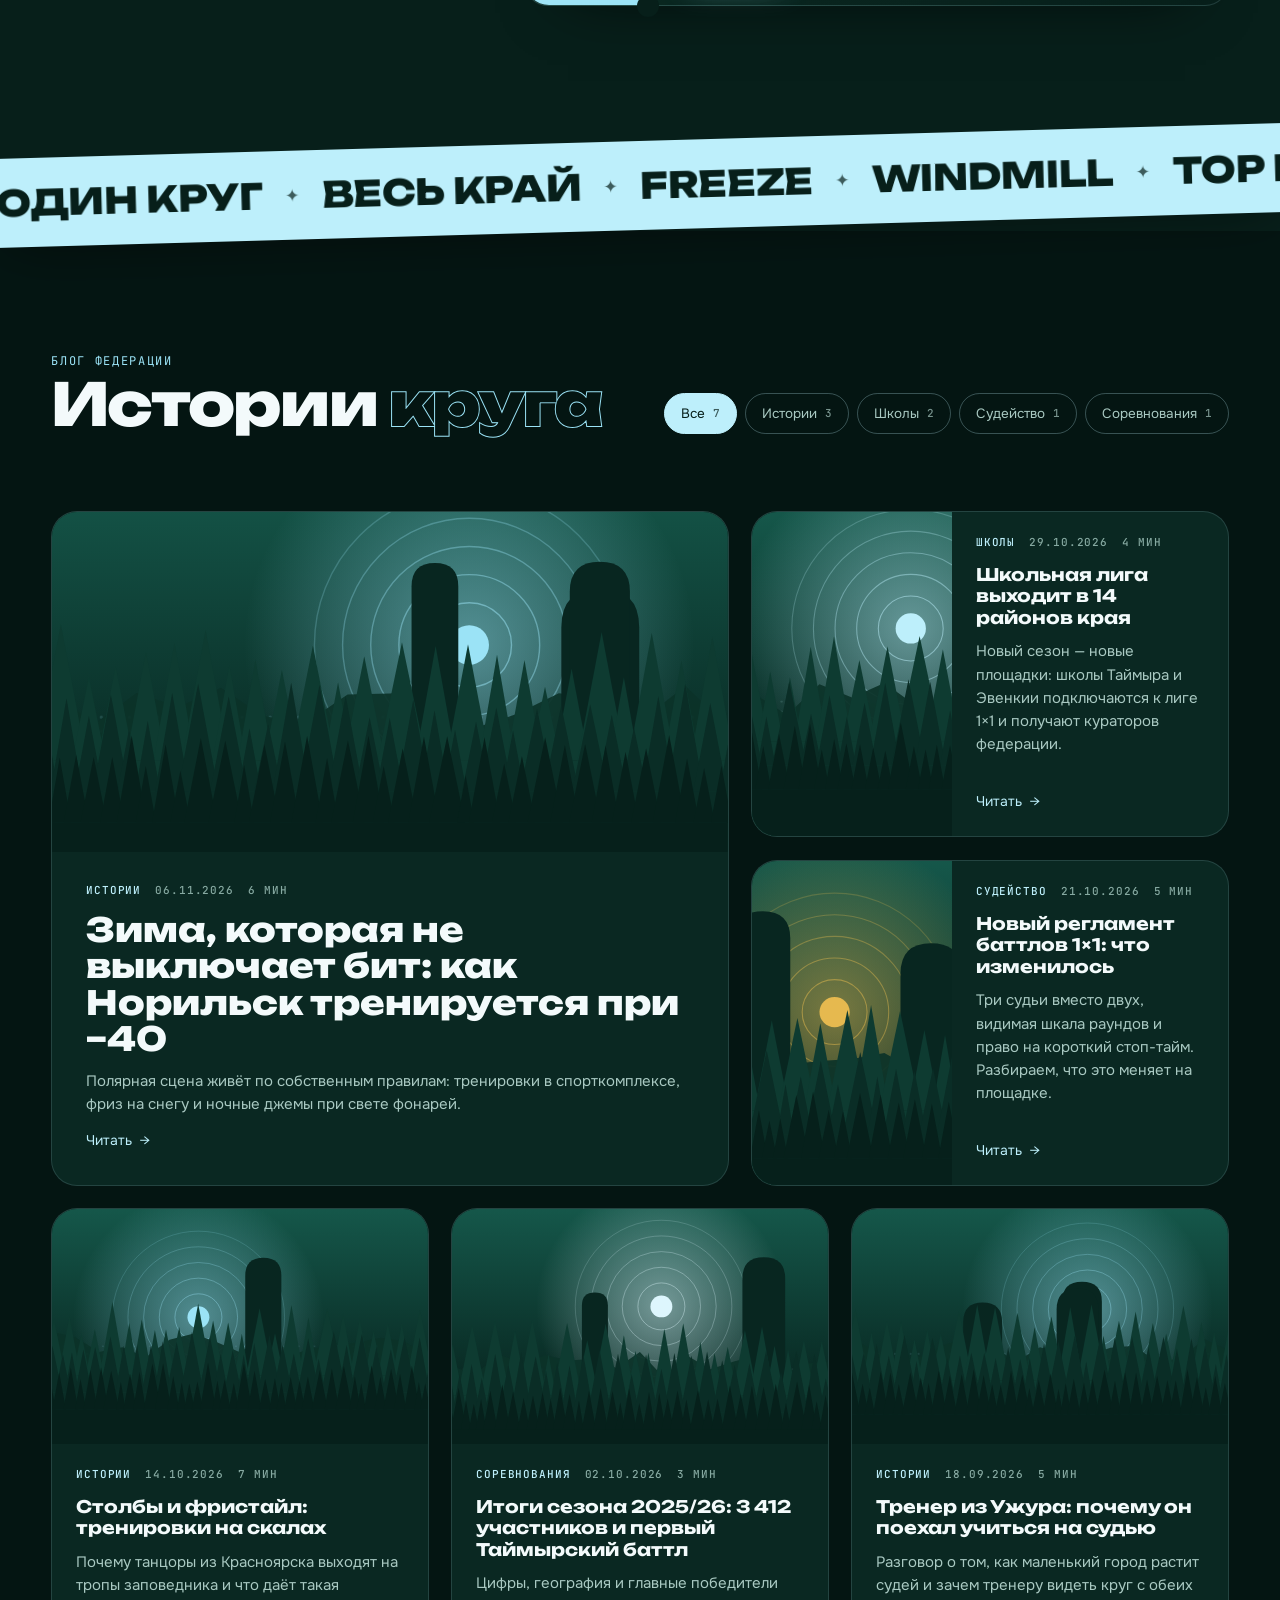
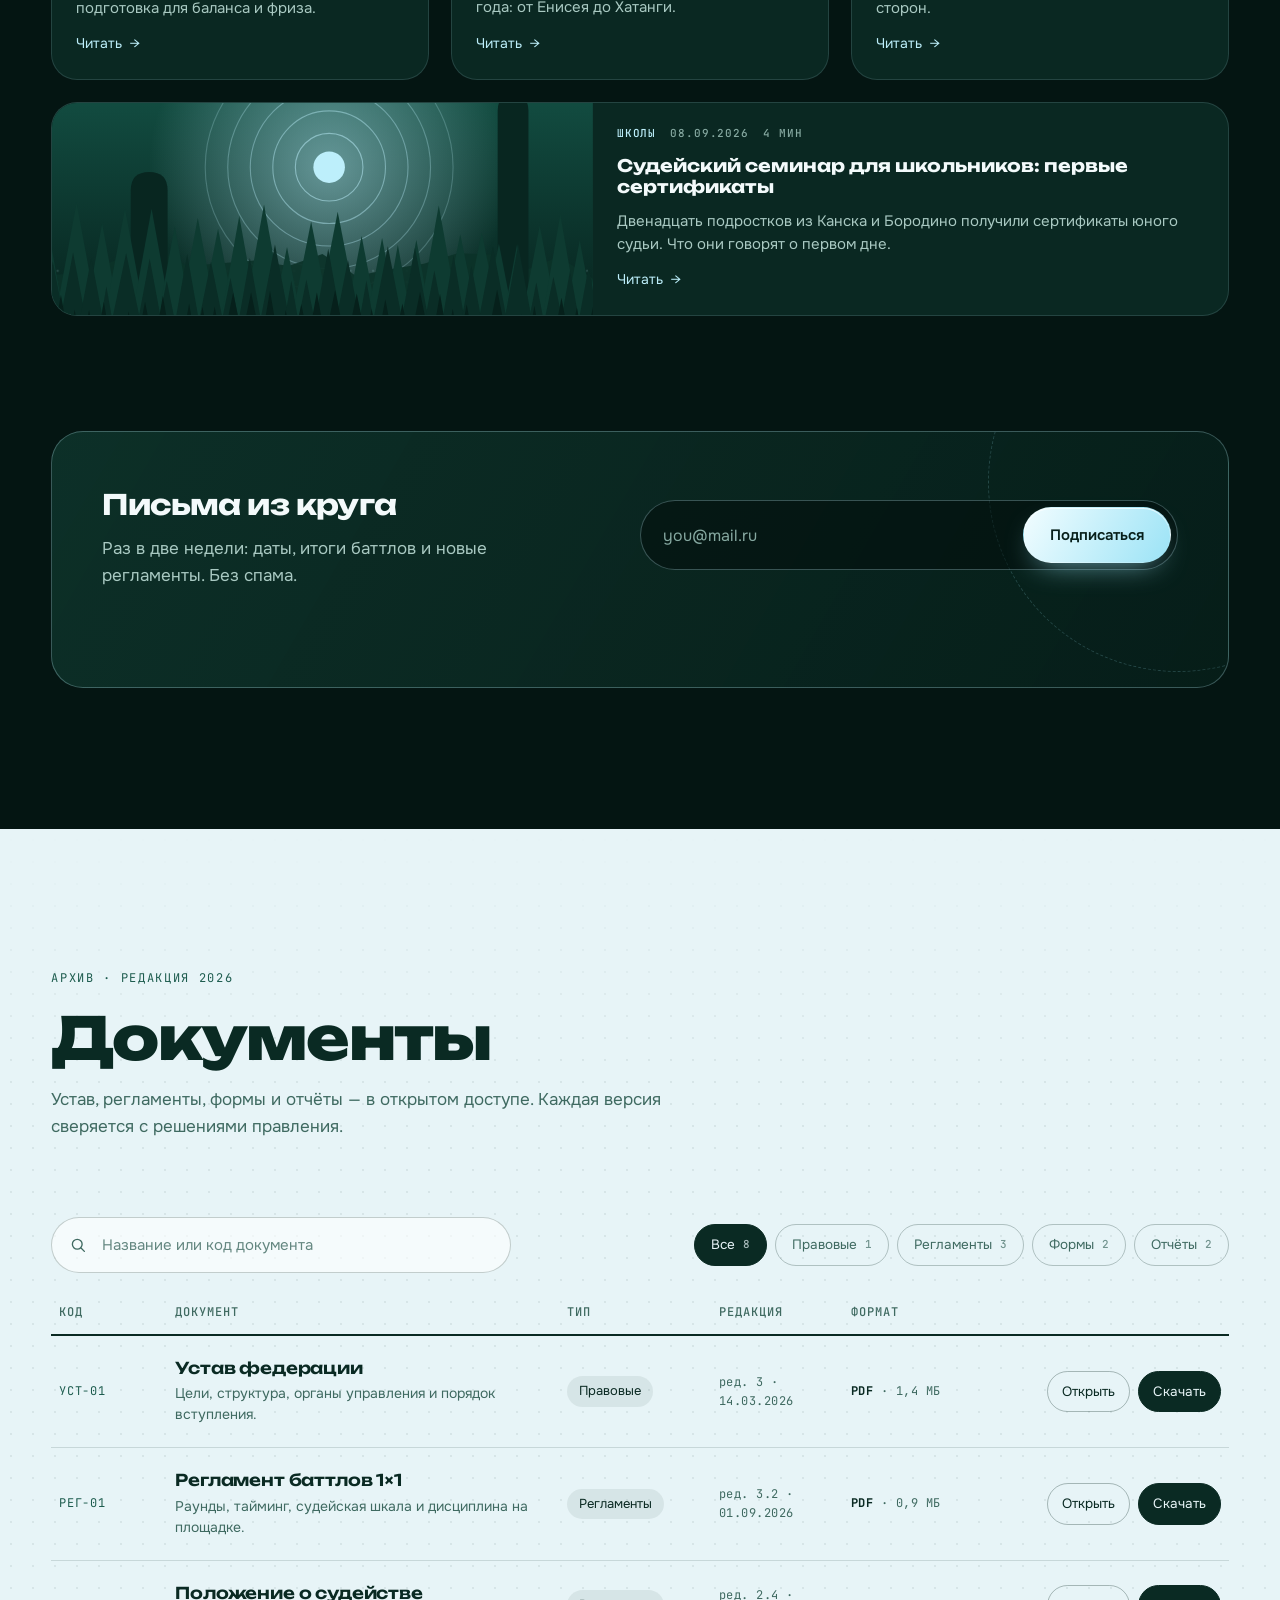
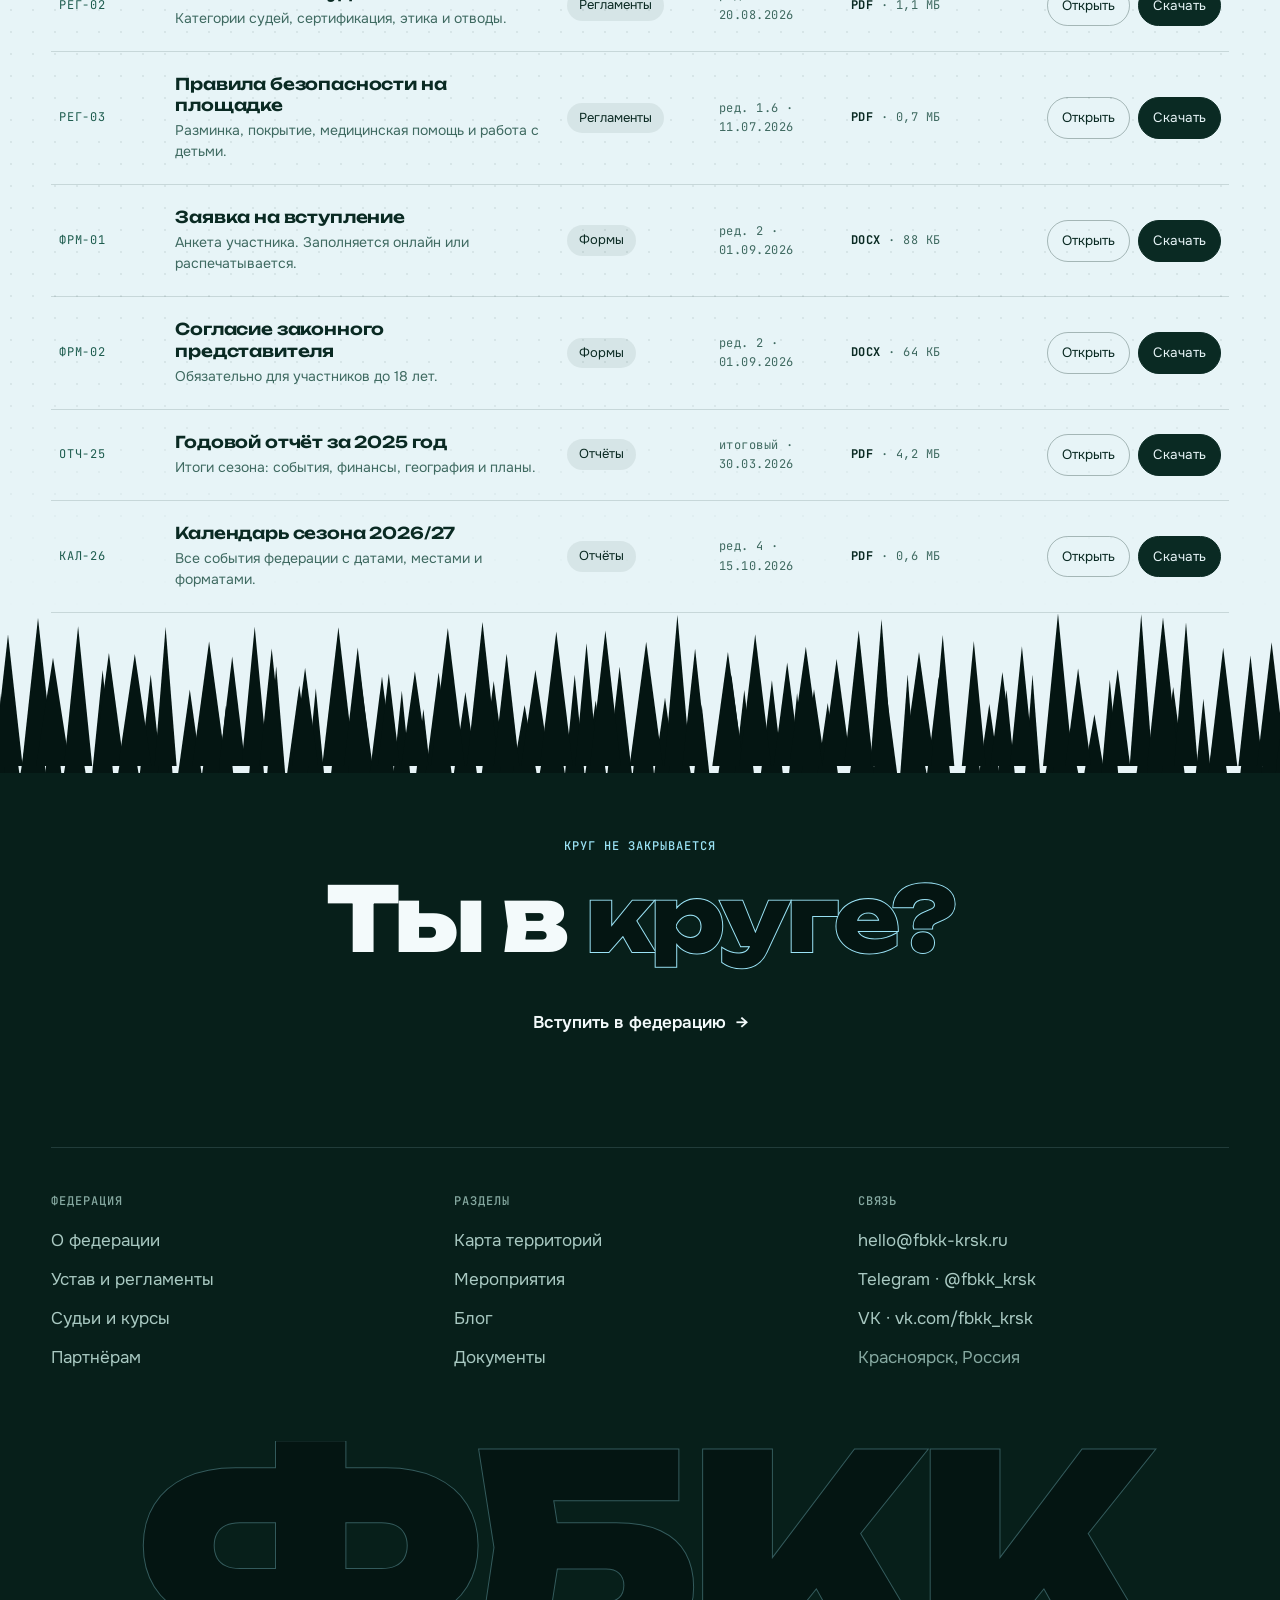
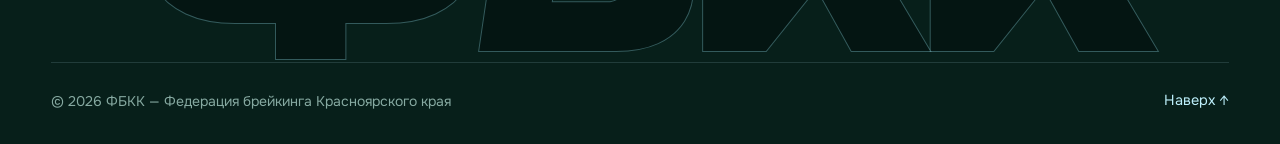
<file: fbkk-designs/02-urban-breaking-events/index.html>
<!DOCTYPE html><html lang="ru" style="--sy: 0.000;"><head>
    <meta charset="UTF-8">
    <meta name="viewport" content="width=device-width, initial-scale=1.0, viewport-fit=cover">
    <title>ФБКК — Федерация брейкинга Красноярского края</title>
    <meta name="description" content="ФБКК объединяет школы, клубы и баттл-сцены Красноярского края: интерактивная карта территорий, календарь баттлов, блог и документы федерации.">
    <meta name="theme-color" content="#041512">
    <link rel="preconnect" href="https://fonts.googleapis.com">
    <link rel="preconnect" href="https://fonts.gstatic.com" crossorigin="">
    <link href="https://fonts.googleapis.com/css2?family=JetBrains+Mono:wght@400;500;700&amp;family=Onest:wght@300;400;500;600;700&amp;family=Unbounded:wght@400;600;700;800;900&amp;display=swap" rel="stylesheet">
    <link rel="icon" href="data:image/svg+xml,%3Csvg xmlns='http://www.w3.org/2000/svg' viewBox='0 0 40 40'%3E%3Crect width='40' height='40' rx='10' fill='%2307221C'/%3E%3Cpath d='M20 8 26 20H14Z' fill='%239BE3F6'/%3E%3Cpath d='M20 14 28 28H12Z' fill='%239BE3F6' opacity='.6'/%3E%3C/svg%3E">
    <script type="module" crossorigin="">(function(){const m=document.createElement("link").relList;if(m&&m.supports&&m.supports("modulepreload"))return;for(const L of document.querySelectorAll('link[rel="modulepreload"]'))R(L);new MutationObserver(L=>{for(const v of L)if(v.type==="childList")for(const F of v.addedNodes)F.tagName==="LINK"&&F.rel==="modulepreload"&&R(F)}).observe(document,{childList:!0,subtree:!0});function C(L){const v={};return L.integrity&&(v.integrity=L.integrity),L.referrerPolicy&&(v.referrerPolicy=L.referrerPolicy),L.crossOrigin==="use-credentials"?v.credentials="include":L.crossOrigin==="anonymous"?v.credentials="omit":v.credentials="same-origin",v}function R(L){if(L.ep)return;L.ep=!0;const v=C(L);fetch(L.href,v)}})();(()=>{const a=(t,e=document)=>e.querySelector(t),m=(t,e=document)=>Array.from(e.querySelectorAll(t)),C=(t,e,n)=>Math.min(n,Math.max(e,t)),R=(t,e,n)=>t+(e-t)*n,L=t=>1-Math.pow(1-t,3),v=t=>String(t).padStart(2,"0"),F=t=>new Intl.NumberFormat("ru-RU").format(t),h=t=>String(t).replace(/[&<>"']/g,e=>({"&":"&amp;","<":"&lt;",">":"&gt;",'"':"&quot;","'":"&#39;"})[e]),Zt="Asia/Krasnoyarsk",Ft="http://www.w3.org/2000/svg",te=window.matchMedia("(prefers-reduced-motion: reduce)"),j=()=>te.matches,Tt=()=>window.matchMedia("(hover: hover) and (pointer: fine)").matches,g=(t,e)=>{const n=typeof t=="string"?a(t):t;n&&(n.textContent=e)},P=t=>new Intl.DateTimeFormat("ru-RU",{timeZone:Zt,...t}),Ct=t=>P({day:"numeric",month:"long",year:"numeric"}).format(new Date(t)),tt=t=>P({day:"2-digit",month:"2-digit",year:"numeric"}).format(new Date(t)),ee=t=>P({day:"2-digit",month:"2-digit"}).format(new Date(t)),pt=t=>new Date(t.date).getTime()<Date.now();function et(t){let e=t>>>0;return function(){e=e+1831565813|0;let n=Math.imul(e^e>>>15,1|e);return n=n+Math.imul(n^n>>>7,61|n)^n,((n^n>>>14)>>>0)/4294967296}}function ft(t){let e=0,n=0;for(;e===0;)e=t();for(;n===0;)n=t();return Math.sqrt(-2*Math.log(e))*Math.cos(2*Math.PI*n)}function ne(t){let e=2166136261;for(let n=0;n<t.length;n++)e^=t.charCodeAt(n),e=Math.imul(e,16777619);return e>>>0}const $={W:784,H:1789,krai:"M60 301l12 -9 4 12 -3 14 -13 -4 -4 -7zM688 239l-6 8 -5 -1 -5 9 -8 1 -1 4 -5 -4 -2 -6 5 -5 2 -10 7 -2 12 5 1 -9 6 -3 2 2 -7 3zM155 170l0 4 -5 -10 0 -11 7 -7 8 0 -3 2 2 9 -5 4 -1 8 -4 -1 0 -8 -3 1zM232 203l-5 -1 -1 -6 7 3 -2 -6 3 1 0 2 6 -2 2 3 -1 4 -7 -2 4 6zM176 120l-7 -2 7 -2 10 5 -4 2zM392 122l-4 -1 0 -5 3 1 0 3 5 -6 1 4 4 -2 0 4 2 -5 3 0 0 6 -4 0 4 2 -2 5 -1 -3 -8 0zM32 1135l50 -21 -1 -6 6 -6 5 1 1 -6 -3 -4 -4 1 -7 -4 -2 -5 -4 0 -5 -6 -13 -6 -3 -8 0 -19 19 -17 -1 -5 7 -4 6 -11 10 -6 0 -5 4 -3 -2 -11 8 -11 -9 -1 -2 -12 -2 2 -5 -7 3 2 6 -5 4 -14 5 -4 14 -6 4 -15 -4 -16 4 -7 0 -13 -3 -3 -5 -3 -12 5 0 -5 -5 -1 3 -5 -2 -3 -16 1 -3 -3 5 -7 -3 -4 9 -9 2 -14 -2 -6 -6 -4 4 -6 -4 -2 -3 -7 -12 0 -1 -4 3 -5 -6 -11 9 -8 -9 -22 2 -8 7 -3 -3 -14 -21 -31 8 -5 -3 -6 6 -7 -6 -6 -1 -4 2 -5 -7 -13 2 -4 15 4 2 -12 6 -2 5 -11 2 -17 7 -6 -6 -10 1 -11 -3 -6 4 -1 0 -5 -14 -6 5 -10 -4 -8 -6 12 -3 1 -2 -3 -10 4 -3 -9 -5 -1 -9 -6 -7 0 -3 -23 -9 -5 3 -2 -4 -11 9 -4 -2 -2 4 -4 3 2 1 -7 4 3 7 -9 3 1 10 -9 9 0 1 6 5 -3 -5 -5 6 -8 -3 -5 3 -8 1 -16 -11 -8 -9 -14 -5 -2 0 -6 5 -3 3 -10 9 4 8 -4 1 -11 7 -2 -5 -9 -3 0 -1 -5 -15 -5 -8 -11 3 -3 -3 -7 3 -2 19 7 7 12 15 12 0 5 0 -5 -3 1 10 23 6 5 26 0 7 6 4 -2 0 -5 -4 -4 -8 -4 -2 2 -1 -10 -5 -6 5 -15 -5 1 1 2 -10 -8 -8 -3 -7 -8 4 -10 -4 -2 1 -7 7 -13 0 -6 -5 -5 3 -2 -5 -4 9 -1 -7 -7 10 -8 -2 1 2 -6 -3 2 1 -6 6 3 29 -2 29 6 18 -4 9 5 5 -1 2 -5 10 -3 13 0 8 3 -4 -12 9 0 -10 -3 -1 -11 -11 -5 -3 -5 5 -3 3 6 0 -6 -4 -2 7 -2 6 7 3 -1 -6 5 3 2 3 -4 0 6 1 -8 5 3 2 -1 -3 1 -3 -4 1 -5 -2 3 -5 -2 -2 -4 5 -3 -14 -6 -4 1 1 -1 -2 -2 9 -7 -4 -6 8 6 -2 0 0 5 6 0 0 7 5 1 -2 -3 3 -2 -4 -2 2 -3 4 3 1 -9 6 -6 -3 -2 4 -1 -1 3 4 3 -1 -3 5 -3 -13 -7 -2 2 1 -5 16 4 6 -2 -1 7 3 -11 4 -5 3 3 -1 -5 9 -4 -6 -1 7 -2 3 -5 4 1 -4 0 2 5 6 0 -1 -3 8 -1 -3 -3 4 -3 8 0 5 -4 0 5 5 -5 0 3 5 -1 3 2 1 -7 6 2 8 -5 23 -5 5 -4 0 -3 -1 3 -8 3 -1 -5 -1 6 -4 -8 -6 4 3 2 -4 0 1 -11 3 -1 1 4 5 -7 -1 7 6 -4 5 2 -6 -5 12 -1 1 5 4 -1 -2 -2 4 -2 -4 -1 5 0 3 4 6 -5 14 4 -4 3 2 1 -9 11 2 4 4 -8 7 -1 -2 -2 3 -1 4 2 -2 6 5 0 8 -10 -2 7 5 -5 6 1 -2 -4 -3 0 4 -4 2 3 5 -2 -5 -3 14 -10 -1 4 9 -1 -1 6 6 -3 -2 5 7 1 -5 -13 -9 -4 -4 -9 23 1 12 -8 1 -10 4 0 -6 -4 -3 -7 1 -7 4 2 0 -12 10 -16 3 1 2 -6 -2 2 8 -13 5 -5 7 0 4 -7 3 0 1 3 6 -2 2 5 8 2 9 -2 1 6 7 5 -8 1 -5 13 -12 7 1 -3 -3 1 -4 5 10 -3 5 2 11 -4 2 -3 -1 7 -6 3 2 3 9 -9 8 3 2 -4 4 3 4 -2 5 6 -4 2 2 1 -5 11 -3 0 1 12 -3 -3 -2 2 3 5 4 -2 2 3 0 -3 13 -2 4 -7 -3 -9 4 -2 3 1 -2 3 2 -3 12 -1 4 -4 12 4 2 -7 9 0 2 -4 3 4 8 -1 -1 6 8 1 6 5 -2 7 3 -7 10 6 1 8 -5 -1 8 5 -1 6 5 -4 -1 -5 5 2 -8 -6 4 -3 11 18 -3 1 4 0 -1 7 3 -3 -3 -3 6 -1 1 25 -3 0 2 -7 -9 0 -10 -7 -5 0 11 6 2 11 3 -1 -1 -4 3 -4 4 8 7 0 2 19 -4 12 -3 0 2 1 -3 8 -10 7 0 8 -3 1 3 0 -2 7 -6 0 -6 13 0 -3 -7 7 -3 -1 -1 9 -4 1 -3 6 -4 -2 -1 3 3 1 5 -3 1 8 -5 9 -9 6 -11 29 -1 -3 -5 5 -16 2 -1 3 7 3 -5 8 0 7 -10 2 -2 4 -4 27 -6 7 -6 0 -5 5 -7 10 8 0 4 -6 4 -1 0 -4 -2 -1 8 0 7 -9 4 -8 0 -15 11 2 17 -5 5 -7 6 1 -1 -4 -3 2 1 -4 18 -10 -2 -5 4 3 -6 -8 8 6 4 -1 10 -16 9 -7 7 4 -8 7 -1 8 -9 5 8 2 3 4 -4 6 1 3 9 -3 -1 4 3 3 -2 7 5 0 -5 5 5 13 5 2 0 4 10 2 -5 6 1 4 7 3 5 -2 3 7 9 4 13 47 18 6 -3 6 3 5 -6 8 -5 -2 -1 5 -9 6 -1 5 -10 8 -5 1 -1 6 -7 7 2 10 6 4 -15 6 1 8 -6 4 4 8 5 3 -2 18 -8 2 -2 -5 -15 3 -4 5 0 9 -8 2 -16 12 -9 -2 -6 12 25 35 17 102 -2 6 -5 -1 -4 7 -6 3 -2 9 -11 4 6 5 4 -2 0 2 6 0 0 8 5 -2 -2 4 9 18 -5 7 2 12 3 3 3 -1 7 10 2 22 8 3 1 5 8 1 -3 9 -6 0 -4 6 4 6 -3 0 -2 6 -9 9 9 10 -8 -1 3 5 -4 0 2 11 -5 1 2 6 3 6 6 -5 5 8 11 -5 0 -6 6 8 5 -2 11 4 3 5 8 -5 11 7 3 -5 4 -1 7 12 -5 5 -13 1 -3 9 -4 -1 -1 2 -4 -4 -7 4 -13 -5 -1 4 7 7 -3 10 3 4 -2 7 -3 2 10 9 -3 6 -6 -2 2 16 -8 4 4 11 8 2 3 5 0 6 11 3 -3 5 3 4 -8 9 2 3 -4 5 4 1 1 15 -13 16 4 10 -5 5 -4 -1 -9 9 -1 8 -15 7 5 2 5 9 -6 0 -6 9 2 11 -5 5 5 7 -2 9 6 5 1 8 10 6 14 -2 6 4 -2 5 5 10 -3 4 5 7 -16 0 -2 2 2 5 -8 7 9 14 6 -2 4 2 -1 10 5 3 4 8 -7 5 -10 15 -1 4 6 4 -3 5 -11 6 -5 -4 1 -3 -4 1 -3 -5 -10 5 2 -2 -2 -9 -11 0 -16 -15 -1 -4 5 -3 -5 -1 -3 3 -4 -4 -6 9 -9 0 -4 5 2 14 4 2 1 13 -7 5 -3 9 -17 9 -5 13 -6 1 -8 10 3 6 -4 9 -8 1 4 7 -2 9 5 4 0 9 -3 -1 -3 4 -14 -9 -3 -9 1 -4 -9 -7 -3 -14 -14 0 -8 21 -12 1 -4 5 -5 -1 -4 -4 -3 2 -25 -3 -20 55 12 4 -7 6 0 4 3 3 9 -2 -1 17 5 1 1 11 -12 0 1 13 -6 2 -2 9 -9 -5 -2 7 -3 0 0 11 -7 4 -1 4 2 3 -3 2 5 4 -2 3 6 16 -11 5 1 11 -3 4 5 8 -7 25 -18 -2 -6 12 -8 -1 -3 8 2 4 6 2 4 7 6 1 0 7 17 19 8 3 0 4 -10 5 -3 -5 -5 -2 0 7 -5 0 0 5 -16 -5 -13 11 -7 -7 -8 7 -3 -3 -10 2 -5 5 5 4 -5 5 -3 17 -9 1 -7 4 -2 11 -14 15 -4 16 -14 5 -20 19 -8 -1 -7 4 -11 -3 -8 3 -11 -8 -23 -1 -8 -5 -9 3 -4 -12 -10 -9 18 -26 16 -2 3 -9 7 -8 0 -16 12 -2 8 -11 -2 -8 -9 -4 -3 -6 1 -7 -6 -10 7 -16 -10 -17 -1 -12 -13 -10 2 -13 -6 -2 0 -3 -11 0 1 -11 -10 -2 -1 -5 -19 4 -3 5 -2 -2 2 -3 -3 -1 -6 1 1 3 -7 -2 -1 -5 -6 -1 2 -4 -4 -4 1 -6 -10 -9 -5 0 13 -14 18 -6 2 -6 -5 -3 2 -11 -9 -10 1 -7 -5 -1 -1 -5 -6 0 -6 -18 6 1 3 -6 -4 -1 2 -6 -2 1 6 -20 -7 0 0 -3 5 -5 4 1 6 -18 3 3 4 -4 0 3 4 -2 -2 -2 2 -7 8 1 2 -19 -2 -4 -16 -1 -6 -7 -20 -7 -3 -28 19 -24 16 -7 -8 -14 3 -5 -25 0 -10 -29 -12 -3 -1 -13 -15 -7 -20 -3 -18 2 -27 -5 -3 -6 3 -13 8 -11zM664 68l-11 -9 7 -2 3 6 3 -1 -2 1 2 5zM295 46l6 3 -3 -1 2 2 -4 5 -4 -3 1 4zM392 71l-3 -2 -3 2 19 -14 1 4 -5 10 -8 4 5 -6z",grat:"M-274.8,1821.8L-39.8,831.8L192.2,-145.7M-58.2,1864.4L99.3,859.1L254.7,-133.4M161.1,1890L240,875.6L318,-126M381.7,1898.6L381.7,881.1L381.7,-123.5M602.3,1890L523.3,875.6L445.4,-126M821.5,1864.4L664.1,859.1L508.7,-133.4M1038.1,1821.8L803.2,831.8L571.2,-145.7M1250.8,1762.5L939.7,793.7L632.6,-162.8M-445.3,1775.7L-339,1805.7L-231.7,1831.6L-123.5,1853.3L-14.5,1870.8L95.1,1884.1L205.1,1893.1L315.4,1897.8L425.8,1898.2L536.2,1894.4L646.3,1886.2L756,1873.8L865.1,1857.2L973.5,1836.3L1081,1811.2L1187.5,1782L1292.7,1748.7M-347.5,1454L-253.8,1480.5L-159.2,1503.4L-63.7,1522.5L32.4,1537.9L129,1549.6L226,1557.6L323.3,1561.7L420.6,1562.1L517.9,1558.7L615,1551.5L711.7,1540.6L807.9,1525.9L903.5,1507.5L998.3,1485.4L1092.2,1459.6L1185,1430.2M-248.7,1129.1L-167.7,1152L-85.9,1171.7L-3.4,1188.3L79.7,1201.6L163.2,1211.7L247.1,1218.6L331.2,1222.2L415.3,1222.5L499.4,1219.6L583.4,1213.4L667,1203.9L750.2,1191.2L832.8,1175.3L914.8,1156.2L995.9,1133.9L1076.1,1108.5M-149.3,802.2L-81.1,821.5L-12.2,838.1L57.3,852.1L127.3,863.3L197.7,871.8L268.3,877.6L339.2,880.6L410,880.9L480.9,878.4L551.6,873.2L622,865.2L692.1,854.5L761.7,841.1L830.7,825L899.1,806.2L966.6,784.8M-49.9,475.3L5.5,491L61.5,504.5L118,515.9L174.9,525L232.1,531.9L289.5,536.6L347.1,539.1L404.7,539.3L462.3,537.3L519.8,533L577,526.5L634,517.9L690.6,507L746.7,493.9L802.2,478.6L857.2,461.2M48.4,152.1L91.2,164.2L134.4,174.6L178.1,183.4L222,190.5L266.2,195.8L310.5,199.4L355,201.3L399.5,201.5L444,199.9L488.3,196.7L532.5,191.7L576.5,184.9L620.2,176.5L663.6,166.4L706.5,154.6L748.9,141.2",river:"M248.4 1646.1C250.5 1639 257.5 1617.3 260.9 1603.5C264.3 1589.7 265.6 1581.3 268.6 1563.2C271.7 1545.2 273.9 1507 279.3 1495.3C284.7 1483.5 298.3 1498.7 301 1492.7C303.8 1486.7 297.8 1474 295.8 1459.3C293.7 1444.6 290.9 1426.9 288.6 1404.7C286.3 1382.5 281.5 1347.7 281.8 1326.2C282.1 1304.6 290.3 1295.3 290.3 1275.4C290.2 1255.5 288.8 1230 281.4 1206.8C273.9 1183.6 255.8 1164.5 245.7 1136.5C235.7 1108.5 229.6 1073.8 221.1 1038.8C212.7 1003.8 200.6 963.7 195.1 926.6C189.6 889.4 191.3 845.9 188.2 815.8C185 785.6 179.7 765.1 175.9 745.5C172.1 725.9 166.7 717.7 165.4 698C164.1 678.3 166.6 649.3 168 627.3C169.3 605.3 173.5 585.6 173.4 566.1C173.4 546.6 168.7 519.5 167.8 510.2"},A=[{id:"krs",name:"Красноярск",x:301,y:1492.7,members:1425,schools:45,coaches:46,side:"b",major:!0,hub:!0,lat:56.01,lon:92.87,kind:"Центр федерации",note:"Столица края, штаб федерации и крупнейшая баттл-сцена региона."},{id:"nor",name:"Норильск",x:220.3,y:575.2,members:312,schools:10,coaches:11,side:"r",major:!0,lat:69.35,lon:88.19,kind:"Полярная сцена",note:"Зимние баттлы и мастер-классы при −40. Самый северный город с сильным составом."},{id:"dud",name:"Дудинка",x:173.4,y:566.1,members:42,schools:2,coaches:3,side:"l",major:!0,lat:69.4,lon:86.18,kind:"Таймырский кластер",note:"Школа при северном клубе: танец как способ собрать детей в одной комнате."},{id:"igr",name:"Игарка",x:165.4,y:698,members:27,schools:1,coaches:2,side:"l",major:!0,lat:67.47,lon:86.57,kind:"Северная школа",note:"Тренировки в библиотеке и спорткомплексе, раз в неделю открытый джем."},{id:"tur",name:"Туруханск",x:188.2,y:815.8,members:18,schools:1,coaches:2,side:"l",major:!0,lat:65.8,lon:87.95,kind:"Северный клуб",note:"Самый северный клуб на Енисее. Тренировки по воскресеньям."},{id:"hat",name:"Хатанга",x:538,y:396.5,members:11,schools:1,coaches:1,side:"r",major:!0,lat:71.97,lon:102.47,kind:"Таймырский форпост",note:"Первая школа брейка за полярным кругом. Здесь любят фриз и долгие паузы."},{id:"tra",name:"Тура",x:533.5,y:924.2,members:22,schools:1,coaches:2,side:"r",major:!0,lat:64.28,lon:100.22,kind:"Эвенкийский клуб",note:"Фестиваль «Круг по тайге» проходит здесь каждую весну."},{id:"yen",name:"Енисейск",x:281.8,y:1326.2,members:83,schools:4,coaches:6,side:"l",major:!0,lat:58.45,lon:92.17,kind:"Историческая сцена",note:"Старейший город края в круге: баттлы на фоне деревянного зодчества."},{id:"les",name:"Лесосибирск",x:292.5,y:1340.9,members:172,schools:6,coaches:9,side:"r",major:!1,lat:58.24,lon:92.49,kind:"Лесная школа",note:"Сильнейшая детская лига региона: малыши и свой праздник раз в месяц."},{id:"kan",name:"Канск",x:409.2,y:1480.3,members:241,schools:8,coaches:14,side:"r",major:!0,lat:56.21,lon:95.73,kind:"Восточный хаб",note:"Лига 1×1, судейские курсы и самый большой открытый баттл осени."},{id:"ach",name:"Ачинск",x:208.5,y:1470.2,members:286,schools:9,coaches:15,side:"l",major:!0,lat:56.27,lon:90.39,kind:"Крю-сцена",note:"Крю-баттлы 3×3 и хип-хоп уроки в школах. Здесь проходит «Лиственница Cup»."},{id:"naz",name:"Назарово",x:209.5,y:1488,members:119,schools:5,coaches:7,side:"l",major:!1,lat:56.01,lon:90.45,kind:"Угольный край",note:"Открытые тренировки для подростков и баттлы в дни шахтёрских праздников."},{id:"zhe",name:"Железногорск",x:326.4,y:1477.1,members:154,schools:6,coaches:9,side:"t",major:!1,lat:56.25,lon:93.53,kind:"Космическая сцена",note:"Баттлы на стыке науки и танца: инженеры тоже умеют падать на руки."},{id:"zel",name:"Зеленогорск",x:366.2,y:1487.2,members:96,schools:4,coaches:6,side:"r",major:!1,lat:56.11,lon:94.59,kind:"Школа у Енисея",note:"Фристайл и фриз на набережной: летом тренировки под открытым небом."},{id:"div",name:"Дивногорск",x:279.3,y:1495.3,members:88,schools:4,coaches:5,side:"l",major:!1,lat:55.96,lon:92.3,kind:"Гидро-сцена",note:"Баттлы у плотины ГЭС. Мастер-классы для начинающих каждую субботу."},{id:"min",name:"Минусинск",x:248.4,y:1646.1,members:198,schools:7,coaches:11,side:"l",major:!0,lat:53.71,lon:91.69,kind:"Южный форпост",note:"Top rock и Uprock на улицах города: сильнейшая школа юга края."},{id:"uzh",name:"Ужур",x:201.1,y:1534.9,members:57,schools:3,coaches:4,side:"l",major:!1,lat:55.31,lon:90.32,kind:"Хлебный край",note:"Здесь выросла первая женская баттл-группа региона."},{id:"bor",name:"Бородино",x:377.9,y:1501.5,members:61,schools:3,coaches:4,side:"r",major:!1,lat:55.9,lon:94.9,kind:"Угольная сцена",note:"Ночные джемы в спорткомплексе и первые судейские семинары для школьников."}],nt=[{id:"e1",date:"2026-09-12T12:00:00+07:00",name:"Енисей Open",city:"Красноярск",venue:"Дворец спорта «Енисей», зал 2",format:"1×1 баттл",capacity:212,filled:212,desc:"Открытый баттл федерации: восемь дней отборов и финалы, которые транслировались на площадке.",podium:[{name:"Frost",sub:"Красноярск"},{name:"Larch",sub:"Канск"},{name:"Orbit",sub:"Ачинск"}]},{id:"e2",date:"2026-10-03T13:00:00+07:00",name:"Лиственница Cup",city:"Ачинск",venue:"Спорткомплекс «Олимп»",format:"Крю 3×3",capacity:32,filled:32,desc:"Командный турнир 3×3 с открытым разбором судейства и отдельной площадкой для новичков.",podium:[{name:"Taiga Crew",sub:"Ачинск"},{name:"Stolby Kids",sub:"Красноярск"},{name:"Vortex",sub:"Назарово"}]},{id:"e3",date:"2026-10-24T11:00:00+07:00",name:"Полярная ночь",city:"Норильск",venue:"Дом культуры «Заполярник»",format:"Мастер-класс + 1×1",capacity:64,filled:64,desc:"Два дня мастер-классов по фризам и футворку и вечерний баттл при свете гирлянд.",podium:[{name:"Arctic Flow",sub:"Норильск"},{name:"Mira",sub:"Дудинка"},{name:"Pole",sub:"Хатанга"}]},{id:"e4",date:"2026-12-12T12:00:00+07:00",name:"Зимний круг · Столбы",city:"Красноярск",venue:"Заповедник «Красноярские Столбы», площадка у Первого столба",format:"1×1 баттл",capacity:200,filled:128,desc:"Открытый баттл на морозе у скал. Участники до 16 лет регистрируются с согласием родителей."},{id:"e5",date:"2027-01-23T11:00:00+07:00",name:"Таймыр Battle",city:"Норильск",venue:"Ледовый дворец «Арктика»",format:"1×1 + школьная лига",capacity:120,filled:41,desc:"Первый полярный баттл сезона и финал школьной лиги Таймыра. Судьи приедут из пяти городов края."},{id:"e6",date:"2027-03-27T10:00:00+07:00",name:"Кубок ФБКК-2027",city:"Красноярск",venue:"Дворец спорта «Енисей»",format:"Чемпионат федерации",capacity:400,filled:286,desc:"Главный турнир года: все направления, четыре дисциплины и итоговый рейтинг территорий."}],Y=[{id:"n1",cat:"Истории",date:"2026-11-06",read:6,seed:11,title:"Зима, которая не выключает бит: как Норильск тренируется при −40",excerpt:"Полярная сцена живёт по собственным правилам: тренировки в спорткомплексе, фриз на снегу и ночные джемы при свете фонарей.",body:["Норильск не ждёт, пока потеплеет. Зал федерации открывается в семь утра, а на улице в это время бывает −40. Тренеры говорят, что холод дисциплинирует: меньше разминки на сквозняке, больше внимания к технике и дыханию.","Самое сложное — фриз на снегу. Танцоры отрабатывают стойки на картонке и тёплых матах, а потом выходят на открытую площадку. Вечером собирается джем: фонари, колонка и круг из двух десятков человек."]},{id:"n2",cat:"Школы",date:"2026-10-29",read:4,seed:23,title:"Школьная лига выходит в 14 районов края",excerpt:"Новый сезон — новые площадки: школы Таймыра и Эвенкии подключаются к лиге 1×1 и получают кураторов федерации.",body:["С этого сезона школьная лига работает в четырнадцати районах края. Каждая площадка получает куратора федерации, программу из двенадцати занятий и право на отдельный отборочный баттл.","Цель проекта — не дать детям выбирать между кружками и улицей. Поэтому расписание согласуется со школами, а не наоборот."]},{id:"n3",cat:"Судейство",date:"2026-10-21",read:5,seed:37,title:"Новый регламент баттлов 1×1: что изменилось",excerpt:"Три судьи вместо двух, видимая шкала раундов и право на короткий стоп-тайм. Разбираем, что это меняет на площадке.",body:["Судейская коллегия баттлов 1×1 теперь состоит из трёх человек. Оценки выставляются по четырём критериям: музыкальность, вариативность, технический уровень и сохранение стиля.","Регламент также вводит короткий стоп-тайм: любой участник может попросить тридцать секунд перед финалом раунда, если возникла техническая проблема с музыкой."]},{id:"n4",cat:"Истории",date:"2026-10-14",read:7,seed:49,title:"Столбы и фристайл: тренировки на скалах",excerpt:"Почему танцоры из Красноярска выходят на тропы заповедника и что даёт такая подготовка для баланса и фриза.",body:["Заповедник «Красноярские Столбы» — не самое очевидное место для тренировки. Но скалы учат балансу лучше любого зала: каждый шаг по неровной тропе — это микро-футворк.","Группа раз в месяц выходит на маршрут с инструктором по скалолазанию. Первые два часа — подъём, потом разминка на смотровой площадке и только потом классический трейнинг."]},{id:"n5",cat:"Соревнования",date:"2026-10-02",read:3,seed:61,title:"Итоги сезона 2025/26: 3 412 участников и первый Таймырский баттл",excerpt:"Цифры, география и главные победители года: от Енисея до Хатанги.",body:["Сезон 2025/26 стал рекордным: 3 412 участников, 120 школ и клубов, 18 территорий в составе федерации. Впервые в истории региона прошёл баттл на Таймыре.","В следующем сезоне федерация выходит на 20 территорий и запускает отдельный трек для участников старше 26 лет."]},{id:"n6",cat:"Истории",date:"2026-09-18",read:5,seed:73,title:"Тренер из Ужура: почему он поехал учиться на судью",excerpt:"Разговор о том, как маленький город растит судей и зачем тренеру видеть круг с обеих сторон.",body:["Иван ведёт группу в Ужуре восемь лет. Однажды он понял, что видит баттл только с одной стороны — изнутри круга. Тогда он записался на судейский курс федерации.","Теперь он судит региональные турниры и говорит, что главное в судействе — не оценки, а умение объяснить танцору, почему раунд ушёл сопернику."]},{id:"n7",cat:"Школы",date:"2026-09-08",read:4,seed:89,title:"Судейский семинар для школьников: первые сертификаты",excerpt:"Двенадцать подростков из Канска и Бородино получили сертификаты юного судьи. Что они говорят о первом дне.",body:["Двенадцать подростков из Канска и Бородино сдали первый судейский экзамен федерации. Теория — правила раундов и шкала оценок, практика — судейство отборочных баттлов в младших группах.","«Главное — не бояться поставить низкий балл, если он честный», — говорит один из кураторов семинара."]}],At={Истории:"#9be3f6",Школы:"#bdeffb",Судейство:"#e6b94f",Соревнования:"#ddf6fd"},W=[{id:"d1",code:"УСТ-01",title:"Устав федерации",desc:"Цели, структура, органы управления и порядок вступления.",type:"Правовые",date:"2026-03-14",rev:"ред. 3",format:"PDF",size:"1,4 МБ",points:["Статус: некоммерческая организация","Территориальные отделения и их полномочия","Порядок вступления и исключения участников"]},{id:"d2",code:"РЕГ-01",title:"Регламент баттлов 1×1",desc:"Раунды, тайминг, судейская шкала и дисциплина на площадке.",type:"Регламенты",date:"2026-09-01",rev:"ред. 3.2",format:"PDF",size:"0,9 МБ",points:["Четыре раунда по 32 такта","Шкала оценок: музыкальность, вариативность, техника, стиль","Стоп-тайм по запросу участника"]},{id:"d3",code:"РЕГ-02",title:"Положение о судействе",desc:"Категории судей, сертификация, этика и отводы.",type:"Регламенты",date:"2026-08-20",rev:"ред. 2.4",format:"PDF",size:"1,1 МБ",points:["Три категории судей и срок действия лицензии","Правила отвода и конфликта интересов","Курс юного судьи для школьников"]},{id:"d4",code:"РЕГ-03",title:"Правила безопасности на площадке",desc:"Разминка, покрытие, медицинская помощь и работа с детьми.",type:"Регламенты",date:"2026-07-11",rev:"ред. 1.6",format:"PDF",size:"0,7 МБ",points:["Обязательная разминка перед баттлом","Требования к покрытию и освещению","Контакты медпункта и ответственного куратора"]},{id:"f1",code:"ФРМ-01",title:"Заявка на вступление",desc:"Анкета участника. Заполняется онлайн или распечатывается.",type:"Формы",date:"2026-09-01",rev:"ред. 2",format:"DOCX",size:"88 КБ",points:["Персональные данные и псевдоним","Территория и направления","Согласие на обработку данных"]},{id:"f2",code:"ФРМ-02",title:"Согласие законного представителя",desc:"Обязательно для участников до 18 лет.",type:"Формы",date:"2026-09-01",rev:"ред. 2",format:"DOCX",size:"64 КБ",points:["Подтверждение родительского согласия","Медицинские ограничения и контакты","Фото- и видеосъёмка на мероприятиях"]},{id:"r1",code:"ОТЧ-25",title:"Годовой отчёт за 2025 год",desc:"Итоги сезона: события, финансы, география и планы.",type:"Отчёты",date:"2026-03-30",rev:"итоговый",format:"PDF",size:"4,2 МБ",points:["3 412 участников и 120 школ","Бюджет и направления расходов","План развития на сезон 2026/27"]},{id:"r2",code:"КАЛ-26",title:"Календарь сезона 2026/27",desc:"Все события федерации с датами, местами и форматами.",type:"Отчёты",date:"2026-10-15",rev:"ред. 4",format:"PDF",size:"0,6 МБ",points:["Шесть крупных событий и серия локальных баттлов","Даты регистрации и лимиты мест","Судейские семинары по территориям"]}],z=Object.fromEntries(A.map(t=>[t.id,t])),oe=Object.fromEntries(nt.map(t=>[t.id,t])),se=Object.fromEntries(Y.map(t=>[t.id,t])),St=Object.fromEntries(W.map(t=>[t.id,t])),ie=a("#header"),U=a("#map"),N=a("#mapStage"),D=a("#mapCanvas"),jt=a("#beatBtn"),mt=a("#toast"),_=a("#joinDialog"),k=a("#joinForm"),ae=a("#readerDialog"),ce=a("#docDialog"),ht=a("#timeline"),K=a("#eventList"),ot=a("#newsGrid"),yt=a("#docList");let Dt=0;function V(t){mt.textContent=t,mt.classList.add("is-on"),clearTimeout(Dt),Dt=setTimeout(()=>mt.classList.remove("is-on"),2900)}function gt(t,e){if(!t||t.open)return;const n=e&&e.getBoundingClientRect?e.getBoundingClientRect():null,o=n?n.left+n.width/2:window.innerWidth/2,s=n?n.top+n.height/2:window.innerHeight/2;t.style.setProperty("--ox",`${o}px`),t.style.setProperty("--oy",`${s}px`),t._origin=e||null,t.classList.remove("is-closing"),t.showModal()}function xt(t){if(!t||!t.open||t.classList.contains("is-closing"))return;const e=()=>{t.classList.remove("is-closing"),t.close();const o=t._origin;o&&o.isConnected&&o.focus({preventScroll:!0})};if(j()){e();return}t.classList.add("is-closing");const n=o=>{o.target===t&&(t.removeEventListener("animationend",n),e())};t.addEventListener("animationend",n),setTimeout(()=>{t.classList.contains("is-closing")&&(t.removeEventListener("animationend",n),e())},800)}function re(){m("dialog").forEach(t=>{t.addEventListener("cancel",e=>{e.preventDefault(),xt(t)}),t.addEventListener("click",e=>{e.target===t&&xt(t)})})}function qt(t,e){const n=new Blob(["\uFEFF"+e],{type:"text/plain;charset=utf-8"}),o=URL.createObjectURL(n),s=document.createElement("a");s.href=o,s.download=t,document.body.appendChild(s),s.click(),s.remove(),setTimeout(()=>URL.revokeObjectURL(o),1500)}function Pt(t,e){const n=et(t*9973+17),o=480,s=300,i=`cv${t}`,c=120+n()*240,r=70+n()*70,l=196+n()*40;let d=`<svg viewBox="0 0 ${o} ${s}" preserveAspectRatio="xMidYMid slice" aria-hidden="true" focusable="false">`;d+=`<defs>
      <linearGradient id="${i}g" x1="0" y1="0" x2="0" y2="1"><stop offset="0" stop-color="#15574a"/><stop offset=".65" stop-color="#0a2e27"/><stop offset="1" stop-color="#041512"/></linearGradient>
      <radialGradient id="${i}s" cx="${c.toFixed(1)}" cy="${r.toFixed(1)}" r="160" gradientUnits="userSpaceOnUse"><stop offset="0" stop-color="${e}" stop-opacity=".9"/><stop offset="1" stop-color="${e}" stop-opacity="0"/></radialGradient>
      <pattern id="${i}d" width="10" height="10" patternUnits="userSpaceOnUse"><circle cx="5" cy="5" r="1.1" fill="${e}" fill-opacity=".3"/></pattern>
    </defs>`,d+=`<rect width="${o}" height="${s}" fill="url(#${i}g)"/>`,d+=`<circle cx="${c.toFixed(1)}" cy="${r.toFixed(1)}" r="160" fill="url(#${i}s)" opacity=".55"/>`;for(let y=0;y<5;y++)d+=`<circle cx="${c.toFixed(1)}" cy="${r.toFixed(1)}" r="${30+y*20}" fill="none" stroke="${e}" stroke-opacity="${(.5-y*.07).toFixed(2)}" stroke-width="1"/>`;d+=`<circle cx="${c.toFixed(1)}" cy="${r.toFixed(1)}" r="14" fill="${e}"/>`,d+=`<rect x="0" y="${(l-30).toFixed(1)}" width="${o}" height="${s}" fill="url(#${i}d)" opacity=".5"/>`;let p=`M0 ${l.toFixed(1)}`;for(let y=0;y<=o;y+=30)p+=` L${y} ${(l-14-n()*34).toFixed(1)}`;d+=`<path d="${p} L${o} ${s} L0 ${s}Z" fill="#0b3229" opacity=".92"/>`;const x=1+Math.floor(n()*3);for(let y=0;y<x;y++){const w=30+n()*400,T=26+n()*34,ut=90+n()*110,q=l-ut,Et=T/2;d+=`<path d="M${w.toFixed(1)} ${s} V${(q+Et).toFixed(1)} Q${w.toFixed(1)} ${q.toFixed(1)} ${(w+Et).toFixed(1)} ${q.toFixed(1)} Q${(w+T).toFixed(1)} ${q.toFixed(1)} ${(w+T).toFixed(1)} ${(q+Et).toFixed(1)} V${s} Z" fill="#082620"/>`}const b=["#0e3b31","#0a2d26","#06201b"];for(let y=0;y<3;y++){const w=l+y*22+8;let T=-12;for(;T<o+20;){const ut=(52+n()*46)*(1-y*.18),q=ut*(.34+n()*.08);d+=`<path d="M${T.toFixed(1)} ${w.toFixed(1)} L${(T+q/2).toFixed(1)} ${(w-ut).toFixed(1)} L${(T+q).toFixed(1)} ${w.toFixed(1)}Z" fill="${b[y]}"/>`,T+=q*(.62+n()*.2)}d+=`<rect x="0" y="${w.toFixed(1)}" width="${o}" height="${s}" fill="${b[y]}"/>`}return d+"</svg>"}const f={k:1,tx:0,ty:0};let st=null,O=[],B=1,Lt=0,it="krs";function le(t,e){const n=e.x-t.x,o=e.y-t.y,s=Math.hypot(n,o)||1,i=s*.18,c=(t.x+e.x)/2-o/s*i,r=(t.y+e.y)/2+n/s*i;return`<path class="arc" d="M${t.x} ${t.y}Q${c.toFixed(1)} ${r.toFixed(1)} ${e.x} ${e.y}"/>`}function de(){const t=z.krs,e=et(20261107);let n="",o="",s="";return A.forEach(i=>{const c=Math.min(150,Math.round(i.members/9)),r=3+Math.sqrt(i.members)*.36;for(let x=0;x<c;x++){const b=i.x+ft(e)*r,y=i.y+ft(e)*r*1.1;n+=`<g transform="translate(${b.toFixed(1)} ${y.toFixed(1)})"><circle class="dot" r="1.9"/></g>`}const l=Math.min(i.schools,10),d=10+Math.sqrt(i.schools)*4.4,p=e()*Math.PI*2;for(let x=0;x<l;x++){const b=p+x/l*Math.PI*2,y=i.x+Math.cos(b)*d,w=i.y+Math.sin(b)*d;o+=`<path class="school" d="M${y.toFixed(1)} ${(w-6).toFixed(1)}l6 6-6 6-6-6z"/>`}i.hub||(s+=le(t,i))}),`<svg class="map__svg" viewBox="0 0 ${$.W} ${$.H}" preserveAspectRatio="xMidYMid meet" aria-hidden="true" focusable="false">
      <defs>
        <linearGradient id="kraiFill" x1="0" y1="0" x2="0" y2="1">
          <stop offset="0" stop-color="#0f4439"/>
          <stop offset=".6" stop-color="#0b3129"/>
          <stop offset="1" stop-color="#082620"/>
        </linearGradient>
        <radialGradient id="hubGlow" gradientUnits="userSpaceOnUse" cx="${t.x}" cy="${t.y}" r="560">
          <stop offset="0" stop-color="#7ed6ee" stop-opacity=".38"/>
          <stop offset="1" stop-color="#7ed6ee" stop-opacity="0"/>
        </radialGradient>
        <pattern id="halftone" width="13" height="13" patternUnits="userSpaceOnUse">
          <circle cx="6.5" cy="6.5" r="1.3" fill="#9be3f6" fill-opacity=".2"/>
        </pattern>
        <clipPath id="kraiClip"><path d="${$.krai}"/></clipPath>
      </defs>
      <g class="map__world">
        <path class="map__grat" d="${$.grat}"/>
        <path class="map__krai" d="${$.krai}" fill="url(#kraiFill)"/>
        <path d="${$.krai}" fill="url(#halftone)"/>
        <path d="${$.krai}" fill="url(#hubGlow)"/>
        <g clip-path="url(#kraiClip)">
          <path class="map__contour" d="${$.krai}" stroke-width="18"/>
          <path class="map__contour" d="${$.krai}" stroke-width="40"/>
          <path class="map__contour" d="${$.krai}" stroke-width="66"/>
        </g>
        <path class="map__outline" pathLength="1" d="${$.krai}"/>
        <path class="map__river" d="${$.river}"/>
        <g class="layer--links">${s}</g>
        <g class="layer--schools">${o}</g>
        <g class="layer--athletes">${n}</g>
      </g>
    </svg>`}function ue(t,e){return`<button class="${["pin",`pin--${t.side}`,t.major?"pin--major":"pin--minor",t.hub?"pin--hub":""].filter(Boolean).join(" ")}" type="button" data-id="${t.id}" style="--i:${e}" aria-pressed="false" aria-label="${h(t.name)}: ${F(t.members)} участников, ${t.schools} школ"><span class="pin__halo"></span><span class="pin__core"></span><span class="pin__label">${h(t.name)}</span></button>`}function G(){st&&st.setAttribute("transform",`translate(${f.tx.toFixed(2)} ${f.ty.toFixed(2)}) scale(${f.k.toFixed(4)})`);for(const t of O){const e=(t.t.x*f.k+f.tx)*B,n=(t.t.y*f.k+f.ty)*B;t.el.style.transform=`translate3d(${e.toFixed(1)}px, ${n.toFixed(1)}px, 0)`}U.classList.toggle("is-zoomed",f.k>1.9),U.classList.toggle("is-engaged",f.k>1.02)}function at(){f.k=C(f.k,1,5),f.tx=C(f.tx,$.W*(1-f.k),0),f.ty=C(f.ty,$.H*(1-f.k),0)}function Ot(t,e,n){const o=f.k,s=C(o*n,1,5),i=t/B,c=e/B,r=(i-f.tx)/o,l=(c-f.ty)/o;return{k:s,tx:i-r*s,ty:c-l*s}}function vt(t,e,n){if(n===1)return;const o=Ot(t,e,n);o.k!==f.k&&(Object.assign(f,o),at(),G())}function $t(t,e=950){const n=++Lt;if(j()){Object.assign(f,t),at(),G();return}const o={...f},s=performance.now(),i=c=>{if(n!==Lt)return;const r=C((c-s)/e,0,1),l=L(r);f.k=R(o.k,t.k,l),f.tx=R(o.tx,t.tx,l),f.ty=R(o.ty,t.ty,l),at(),G(),r<1&&requestAnimationFrame(i)};requestAnimationFrame(i)}function pe(t){const e=Math.max(f.k,1.9);$t({k:e,tx:$.W/2-t.x*e,ty:$.H/2-t.y*e})}const bt=new WeakMap;function I(t,e,n=900){if(!t)return;const o=Number(t.dataset.value||0);t.dataset.value=String(e);const s=(bt.get(t)||0)+1;if(bt.set(t,s),j()||o===e){t.textContent=F(e);return}const i=performance.now(),c=r=>{if(bt.get(t)!==s)return;const l=C((r-i)/n,0,1);t.textContent=F(Math.round(R(o,e,L(l)))),l<1&&requestAnimationFrame(c)};requestAnimationFrame(c)}function fe(t){const e=nt.filter(n=>n.city===t&&!pt(n)).sort((n,o)=>new Date(n.date)-new Date(o.date))[0];return e?ee(e.date):"—"}function Rt(t){t&&(g("#readoutLat",`${t.lat.toFixed(2)}° N`),g("#readoutLon",`${t.lon.toFixed(2)}° E`))}function zt(t,e=!0){const n=A.indexOf(t)+1;if(g("#tIndex",`${v(n)} / ${v(A.length)}`),g("#tKind",t.kind),g("#tName",t.name),g("#tCoords",`${t.lat.toFixed(2)}° N · ${t.lon.toFixed(2)}° E`),g("#tNote",t.note),I(a("#tMembers"),t.members),I(a("#tSchools"),t.schools),I(a("#tCoaches"),t.coaches),g("#tNext",fe(t.name)),a("#tJoin").dataset.city=t.id,Rt(t),e){const o=a("#tcard");o.classList.remove("is-swap"),o.offsetWidth,o.classList.add("is-swap")}}function kt(t,{focus:e=!0}={}){const n=z[t];n&&(it=t,O.forEach(o=>{const s=o.t.id===t;o.el.classList.toggle("is-active",s),o.el.setAttribute("aria-pressed",String(s))}),zt(n),e&&pe(n))}function ct(t){O.forEach(e=>e.el.classList.toggle("is-hover",e.t.id===t)),Rt(z[t||it])}function Bt(t){t.classList.remove("hit"),t.offsetWidth,t.classList.add("hit")}function me(){D.innerHTML=de()+A.map(ue).join(""),st=D.querySelector(".map__world"),O=m(".pin",D).map(e=>({el:e,t:z[e.dataset.id]})),new ResizeObserver(()=>{B=D.clientWidth/$.W||1,G()}).observe(D),O.forEach(({el:e,t:n})=>{e.addEventListener("click",()=>{X||kt(n.id)}),e.addEventListener("pointerenter",()=>ct(n.id)),e.addEventListener("pointerleave",()=>ct(null)),e.addEventListener("focus",()=>ct(n.id)),e.addEventListener("blur",()=>ct(null))});const t={cities:"hide-cities",schools:"hide-schools",athletes:"hide-athletes"};m("[data-layer]").forEach(e=>{e.addEventListener("click",()=>{const n=e.dataset.layer,o=e.getAttribute("aria-pressed")!=="true";e.setAttribute("aria-pressed",String(o)),e.classList.toggle("is-on",o),n==="links"?U.classList.toggle("show-links",o):U.classList.toggle(t[n],!o)})}),m("[data-zoom]").forEach(e=>{e.addEventListener("click",()=>{const n=e.dataset.zoom;if(n==="reset"){$t({k:1,tx:0,ty:0});return}const o=D.getBoundingClientRect(),s=n==="in"?1.7:1/1.7;$t(Ot(o.width/2,o.height/2,s))})}),he(),G(),kt("krs",{focus:!1})}let X=!1;const M=new Map;let E=null,H=null;function he(){N.addEventListener("wheel",e=>{if(!(e.ctrlKey||e.metaKey||f.k>1.02))return;e.preventDefault();const n=D.getBoundingClientRect();vt(e.clientX-n.left,e.clientY-n.top,Math.exp(-e.deltaY*.0018))},{passive:!1}),N.addEventListener("pointerdown",e=>{if(!(e.pointerType==="mouse"&&e.button!==0)){if(X=!1,Lt++,M.set(e.pointerId,{x:e.clientX,y:e.clientY}),M.size===1)E={x:e.clientX,y:e.clientY,tx:f.tx,ty:f.ty,moved:0};else if(M.size===2){const[n,o]=[...M.values()];H={last:Math.hypot(n.x-o.x,n.y-o.y)},E=null}}}),window.addEventListener("pointermove",e=>{if(M.has(e.pointerId)){if(M.set(e.pointerId,{x:e.clientX,y:e.clientY}),H&&M.size>=2){const[n,o]=[...M.values()],s=Math.hypot(n.x-o.x,n.y-o.y),i=D.getBoundingClientRect();H.last&&vt((n.x+o.x)/2-i.left,(n.y+o.y)/2-i.top,s/H.last),H.last=s;return}if(E&&M.size===1){const n=e.clientX-E.x,o=e.clientY-E.y;E.moved=Math.max(E.moved,Math.hypot(n,o)),E.moved>4&&(N.classList.add("is-dragging"),f.tx=E.tx+n/B,f.ty=E.ty+o/B,at(),G())}}});const t=e=>{M.has(e.pointerId)&&(M.delete(e.pointerId),M.size===0&&(E&&E.moved>4&&(X=!0),E=null,H=null,N.classList.remove("is-dragging")),M.size<2&&(H=null))};window.addEventListener("pointerup",t),window.addEventListener("pointercancel",t),N.addEventListener("click",e=>{X&&(e.stopPropagation(),e.preventDefault(),X=!1)},!0),N.addEventListener("dblclick",e=>{const n=D.getBoundingClientRect();vt(e.clientX-n.left,e.clientY-n.top,1.9)})}const u={ctx:null,master:null,noise:null,timer:0,raf:0,playing:!1,bpm:96,step:0,next:0,queue:[]},ye=[1,0,0,0,0,0,1,0,1,0,0,0,0,0,1,0],ge=[0,0,0,0,1,0,0,0,0,0,0,0,1,0,0,0];function xe(){if(u.ctx)return u.ctx;const t=window.AudioContext||window.webkitAudioContext;if(!t)return null;const e=new t,n=e.createGain();n.gain.value=.6;const o=e.createDynamicsCompressor();n.connect(o),o.connect(e.destination);const s=Math.floor(e.sampleRate*.4),i=e.createBuffer(1,s,e.sampleRate),c=i.getChannelData(0);for(let r=0;r<s;r++)c[r]=Math.random()*2-1;return Object.assign(u,{ctx:e,master:n,noise:i}),e}function Le(t){const{ctx:e,master:n}=u,o=e.createOscillator(),s=e.createGain();o.type="sine",o.frequency.setValueAtTime(160,t),o.frequency.exponentialRampToValueAtTime(42,t+.14),s.gain.setValueAtTime(.95,t),s.gain.exponentialRampToValueAtTime(.001,t+.42),o.connect(s),s.connect(n),o.start(t),o.stop(t+.45)}function ve(t){const{ctx:e,master:n,noise:o}=u,s=e.createBufferSource();s.buffer=o;const i=e.createBiquadFilter();i.type="highpass",i.frequency.value=1400;const c=e.createGain();c.gain.setValueAtTime(.5,t),c.gain.exponentialRampToValueAtTime(.001,t+.2),s.connect(i),i.connect(c),c.connect(n),s.start(t,Math.random()*.2),s.stop(t+.22);const r=e.createOscillator(),l=e.createGain();r.type="triangle",r.frequency.setValueAtTime(220,t),r.frequency.exponentialRampToValueAtTime(140,t+.08),l.gain.setValueAtTime(.32,t),l.gain.exponentialRampToValueAtTime(.001,t+.12),r.connect(l),l.connect(n),r.start(t),r.stop(t+.14)}function $e(t,e){const{ctx:n,master:o,noise:s}=u,i=n.createBufferSource();i.buffer=s;const c=n.createBiquadFilter();c.type="highpass",c.frequency.value=7500;const r=n.createGain();r.gain.setValueAtTime(e?.2:.11,t),r.gain.exponentialRampToValueAtTime(.001,t+(e?.08:.035)),i.connect(c),c.connect(r),r.connect(o),i.start(t,Math.random()*.2),i.stop(t+.1)}function be(){const{ctx:t,master:e}=u;if(!u.playing||!t)return;const n=t.currentTime,o=t.createBiquadFilter();o.type="lowpass",o.frequency.setValueAtTime(2400,n),o.frequency.exponentialRampToValueAtTime(260,n+.6);const s=t.createGain();s.gain.setValueAtTime(1e-4,n),s.gain.exponentialRampToValueAtTime(.11,n+.02),s.gain.exponentialRampToValueAtTime(1e-4,n+.7),o.connect(s),s.connect(e),[0,3,7,10].forEach(i=>{const c=t.createOscillator();c.type="sawtooth",c.frequency.value=110*Math.pow(2,i/12),c.detune.value=(Math.random()-.5)*12,c.connect(o),c.start(n),c.stop(n+.75)})}function It(){const{ctx:t}=u,e=60/u.bpm/4;for(;u.next<t.currentTime+.12;){const n=u.step%16;ye[n]&&Le(u.next),ge[n]&&ve(u.next),n%2===0&&$e(u.next,n%4===0),n%4===0&&u.queue.push({time:u.next,down:n===0}),u.next+=e,u.step+=1}}function ke(t){if(O.forEach(e=>{e.t.major&&Bt(e.el)}),t){const e=a(".ring-cta");e.classList.remove("is-hit"),e.offsetWidth,e.classList.add("is-hit")}}function Ht(){if(!u.playing)return;const t=u.ctx.currentTime;for(;u.queue.length&&u.queue[0].time<=t+.02;){const e=u.queue.shift();ke(e.down)}u.raf=requestAnimationFrame(Ht)}function Nt(){const t=u.playing;jt.setAttribute("aria-pressed",String(t)),g(".beat__text",t?"Выключить бит":"Включить бит"),a(".beat").classList.toggle("is-playing",t)}function Vt(t){if(t){const e=xe();if(!e){V("Этот браузер не поддерживает звук");return}e.resume(),u.playing=!0,u.step=0,u.next=e.currentTime+.1,u.queue=[],clearInterval(u.timer),u.timer=setInterval(It,25),It(),cancelAnimationFrame(u.raf),u.raf=requestAnimationFrame(Ht),V(`Бит включён · ${u.bpm} BPM`)}else u.playing&&(u.playing=!1,clearInterval(u.timer),cancelAnimationFrame(u.raf),u.queue=[],u.ctx&&u.ctx.suspend());Nt()}function we(t){if(j()){t();return}document.body.classList.add("is-freezing");const e=a(".flash");e.classList.remove("is-on"),e.offsetWidth,e.classList.add("is-on"),be(),setTimeout(()=>{document.body.classList.remove("is-freezing"),t()},340)}let J=1,wt="",Q=null;function _e(){const t=a("#fCity");t.innerHTML='<option value="">Выберите территорию</option>'+A.map(e=>`<option value="${e.id}">${h(e.name)}</option>`).join("")}function _t(t){J=t,m(".join__step",_).forEach(n=>{n.hidden=Number(n.dataset.step)!==t}),m(".join__rounds span",_).forEach((n,o)=>{n.classList.toggle("is-done",o<t-1),n.classList.toggle("is-current",o===t-1)}),g("#joinCtx",`Раунд ${t} из 3`);const e=a(`.join__step[data-step="${t}"] input, .join__step[data-step="${t}"] select, .join__step[data-step="${t}"] input[type="text"]`,_);e&&requestAnimationFrame(()=>e.focus({preventScroll:!0}))}function S(t,e){const n=a(`[data-err="${t}"]`,_);n&&(n.textContent=e||"",n.hidden=!e);const o={nick:"#fNick",city:"#fCity",age:"#fAge",contact:"#fContact",consent:'input[name="consent"]'}[t];if(o){const s=a(o,_);s&&s.setAttribute("aria-invalid",e?"true":"false")}}function Me(t){let e=!0;if(t===1){const n=k.querySelector('input[name="role"]:checked');S("role",n?"":"Выберите роль, чтобы продолжить."),e=!!n}if(t===2){const o=a("#fNick").value.trim().length>=2;S("nick",o?"":"Псевдоним — от двух символов.");const s=a("#fCity").value;S("city",s?"":"Выберите территорию.");const i=a("#fAge").value;S("age",i?"":"Укажите возрастную группу."),e=o&&!!s&&!!i}if(t===3){const n=k.querySelectorAll('input[name="styles"]:checked').length;S("styles",n?"":"Выберите хотя бы одно направление.");const s=a("#fContact").value.trim().length>=3;S("contact",s?"":"Укажите Telegram или телефон.");const i=k.querySelector('input[name="consent"]').checked;S("consent",i?"":"Нужно согласие, чтобы вступить в круг."),e=n>0&&s&&i}if(!e){const n=a(`.join__step[data-step="${t}"] .field__err:not([hidden])`,_);if(n){const o=n.closest(".field")||n.parentElement,s=o&&o.querySelector("input, select");s&&s.focus({preventScroll:!0})}}return e}function Ee(){const t=(k.querySelector('input[name="role"]:checked')||{}).value||"",e=Array.from(k.querySelectorAll('input[name="styles"]:checked')).map(n=>n.value);return{role:t,nick:a("#fNick").value.trim(),name:a("#fName").value.trim(),city:a("#fCity").value,age:a("#fAge").value,styles:e,contact:a("#fContact").value.trim()}}function Fe(t,e){const n=et(ne(e));let o="";for(let i=0;i<21;i++)for(let c=0;c<21;c++)c<7&&i<7||c>13&&i<7||c<7&&i>13||n()>.52&&(o+=`<rect x="${c}" y="${i}" width="1" height="1"/>`);const s=(i,c)=>`<rect x="${i+.5}" y="${c+.5}" width="6" height="6" fill="none" stroke="currentColor" stroke-width="1"/><rect x="${i+2}" y="${c+2}" width="3" height="3"/>`;t.innerHTML=`<g fill="currentColor">${o}${s(0,0)}${s(14,0)}${s(0,14)}</g>`}function Te(){const t=a("#confetti");if(t.innerHTML="",j())return;const e=["#ddf6fd","#9be3f6","#e6b94f","#6fd2ec","#f3fafb"];for(let n=0;n<36;n++){const o=document.createElement("i"),s=Math.random()*Math.PI*2,i=110+Math.random()*180;o.style.setProperty("--x",`${(Math.cos(s)*i).toFixed(0)}px`),o.style.setProperty("--y",`${(Math.sin(s)*i+170).toFixed(0)}px`),o.style.setProperty("--r",`${(Math.random()*720-360).toFixed(0)}deg`),o.style.setProperty("--c",e[n%e.length]),o.style.animationDelay=`${(Math.random()*.15).toFixed(2)}s`,t.appendChild(o)}setTimeout(()=>{t.innerHTML=""},2300)}function Ce(t){const e=st.querySelector(".layer--athletes"),n=Math.random()*Math.PI*2,o=Math.abs(ft(Math.random))*(3+Math.sqrt(t.members)*.36),s=t.x+Math.cos(n)*o,i=t.y+Math.sin(n)*o*1.1,c=document.createElementNS(Ft,"g");c.setAttribute("transform",`translate(${s.toFixed(1)} ${i.toFixed(1)})`);const r=document.createElementNS(Ft,"circle");r.setAttribute("r","1.9"),r.setAttribute("class","dot is-new"),c.appendChild(r),e.appendChild(c);const l=O.find(d=>d.t.id===t.id);l&&Bt(l.el)}function Gt(){I(a('[data-count-total="members"]'),A.reduce((t,e)=>t+e.members,0)),I(a('[data-count-total="schools"]'),A.reduce((t,e)=>t+e.schools,0)),I(a('[data-count-total="territories"]'),A.length)}function Ae(){const t=Ee(),e=z[t.city],n=`ФБКК-26-${String(1e3+Math.floor(Math.random()*8999))}`;Q={...t,id:n,t:e},e.members+=1,Ce(e),Gt(),it===e.id&&zt(e,!1);const o=O.find(i=>i.t.id===e.id);o&&o.el.setAttribute("aria-label",`${e.name}: ${F(e.members)} участников, ${e.schools} школ`);const s=t.role||"Участник";g("#memberId",n),g("#memberNick",t.nick),g("#memberMeta",`${e.name} · ${s} · ${t.age}`),a("#memberStyles").innerHTML=t.styles.map(i=>`<span>${h(i)}</span>`).join(""),Fe(a("#memberCode"),n),k.hidden=!0,a("#joinDone").hidden=!1,m(".join__rounds span",_).forEach(i=>{i.classList.add("is-done"),i.classList.remove("is-current")}),g("#joinCtx","Готово"),g("#doneTitle",`Ты в круге, ${t.nick}!`),Te(),V(`Точка добавлена на карту: ${e.name}`)}function Se(t,e){k.reset(),k.hidden=!1,a("#joinDone").hidden=!0,m(".role, .pick",k).forEach(n=>n.classList.remove("is-checked")),m(".field__err, .join__step > .field__err",_).forEach(n=>{n.hidden=!0,n.textContent=""}),m("[aria-invalid]",_).forEach(n=>n.setAttribute("aria-invalid","false")),wt=e||"",t&&(a("#fCity").value=t),a(".join__hint",_).textContent=wt?`Регистрация: ${wt}. От роли зависит, в какой клуб или судейскую группу мы тебя направим.`:"От роли зависит, в какой клуб, школу или судейскую группу мы тебя направим.",_t(1)}function Z({origin:t=null,city:e=null,context:n=""}={}){Se(e,n),gt(_,t)}function Yt(){Me(J)&&(J<3?_t(J+1):Ae())}function je(){_e(),k.addEventListener("submit",t=>{t.preventDefault(),Yt()}),_.addEventListener("click",t=>{if(t.target.closest("[data-next]")){Yt();return}t.target.closest("[data-prev]")&&_t(Math.max(1,J-1))}),k.addEventListener("change",t=>{t.target.name==="role"&&(m(".role",k).forEach(e=>e.classList.toggle("is-checked",e.querySelector("input").checked)),S("role","")),t.target.name==="styles"&&(m(".pick",k).forEach(e=>e.classList.toggle("is-checked",e.querySelector("input").checked)),S("styles","")),t.target.name==="consent"&&S("consent","")}),k.addEventListener("input",t=>{const e=t.target.closest(".field");if(!e)return;const n=e.querySelector(".field__err");n&&(n.hidden=!0,n.textContent=""),t.target.setAttribute("aria-invalid","false")}),a("#doneMap").addEventListener("click",()=>{xt(_),Q&&kt(Q.t.id),document.getElementById("map").scrollIntoView({behavior:j()?"auto":"smooth",block:"center"})}),a("#doneDownload").addEventListener("click",()=>{if(!Q)return;const t=Q,e=["ФБКК — карточка участника",`Псевдоним: ${t.nick}`,`Номер: ${t.id}`,`Территория: ${t.t.name}`,`Роль: ${t.role||"участник"}`,`Возрастная группа: ${t.age}`,`Направления: ${t.styles.join(", ")}`,`Выдано: ${Ct(new Date().toISOString())}`,"","Демонстрационная карточка. В боевой версии здесь будет официальный QR-код."].join(`
`);qt(`FBKK-${t.id}.txt`,e),V("Карточка сохранена")}),a("#tJoin").addEventListener("click",t=>{const e=z[t.currentTarget.dataset.city]||z[it];Z({origin:t.currentTarget,city:e.id})})}function De(t){return[1,0,2].map(e=>{const n=t[e],o=e+1;return`<div class="podium__col podium__col--${o}"><p class="podium__name">${h(n.name)}</p><p class="podium__sub">${h(n.sub)}</p><div class="podium__bar">${o}</div></div>`}).join("")}function qe(t){const e=pt(t),n=new Date(t.date),o=P({day:"2-digit"}).format(n),s=P({month:"short"}).format(n).replace(".",""),i=P({year:"numeric"}).format(n),c=P({hour:"2-digit",minute:"2-digit"}).format(n),r=t.filled/t.capacity,l=e?'<span class="status status--past">Завершено</span>':r>=.7?'<span class="status status--hot">Мало мест</span>':'<span class="status">Регистрация открыта</span>',d=e?`${F(t.filled)} участников`:`${F(t.filled)} из ${F(t.capacity)} мест`,p=`<div class="bar" style="--v:${r.toFixed(3)}"><span></span></div>`,x=e?`<div class="ticket__actions"><button class="ticket__toggle" type="button" aria-expanded="false" aria-controls="p-${t.id}"><i aria-hidden="true"></i>Итоги и подиум</button></div>
         <div class="ticket__panel" id="p-${t.id}"><div>${t.podium?`<div class="podium">${De(t.podium)}</div>`:""}</div></div>`:`<div class="ticket__actions"><button class="btn btn--primary btn--sm" type="button" data-join-event="${t.id}">Записаться</button><span class="mono ticket__meta">${F(t.capacity-t.filled)} мест свободно</span></div>`;return`<li class="${e?"is-past":"is-future"}" data-status="${e?"past":"upcoming"}">
      <article class="ticket" data-tilt>
        <div class="ticket__stub" aria-hidden="true">
          <span class="ticket__day">${o}</span>
          <span class="ticket__mon">${s}</span>
          <span class="ticket__year">${i}</span>
        </div>
        <div class="ticket__body">
          <div class="ticket__top"><span class="tag">${h(t.format)}</span>${l}</div>
          <h3 class="ticket__title">${h(t.name)}</h3>
          <p class="ticket__meta mono">${h(t.city)} · ${c}</p>
          <p class="ticket__desc">${h(t.desc)}</p>
          <div class="ticket__cap">${p}<span>${d}</span></div>
          ${x}
        </div>
      </article>
    </li>`}function Pe(){K.innerHTML=nt.map(qe).join(""),K.addEventListener("click",r=>{const l=r.target.closest(".ticket__toggle");if(l){const p=l.closest(".ticket"),x=!p.classList.contains("is-open");p.classList.toggle("is-open",x),l.setAttribute("aria-expanded",String(x));return}const d=r.target.closest("[data-join-event]");if(d){const p=oe[d.dataset.joinEvent],x=A.find(b=>b.name===p.city);Z({origin:d,city:x?x.id:null,context:p.name})}});const t=a("#eventFilter"),e=["all","upcoming","past"];t.addEventListener("click",r=>{const l=r.target.closest("[data-filter]");l&&n(l.dataset.filter)});function n(r){t.style.setProperty("--idx",String(e.indexOf(r))),m("[data-filter]",t).forEach(l=>{const d=l.dataset.filter===r;l.classList.toggle("is-active",d),l.setAttribute("aria-pressed",String(d))}),m("li",K).forEach(l=>{const d=r==="all"||l.dataset.status===r,p=l.hidden;l.hidden=!d,d&&l.classList.add("is-in"),d&&p&&!j()&&l.animate([{opacity:0,transform:"translateY(18px)"},{opacity:1,transform:"none"}],{duration:620,easing:"cubic-bezier(0.16, 1, 0.3, 1)"})})}const o=nt.filter(r=>!pt(r)).sort((r,l)=>new Date(r.date)-new Date(l.date))[0];g("#cdName",o?o.name:"Все события сезона прошли");let s=-1;const i=(r,l,d)=>{const p=a(r);!p||p.textContent===l||(p.textContent=l,d&&(p.classList.remove("is-tick"),p.offsetWidth,p.classList.add("is-tick")))};function c(){if(!o)return;const r=new Date(o.date).getTime()-Date.now(),l=Math.max(0,Math.floor(r/1e3)),d=Math.floor(l/86400),p=Math.floor(l%86400/3600),x=Math.floor(l%3600/60),b=l%60;i("#cdD",v(d)),i("#cdH",v(p)),i("#cdM",v(x)),b!==s&&(s=b,i("#cdS",v(b),!0))}c(),setInterval(c,1e3),m("li",K).forEach(r=>dt.observe(r))}let rt="Все";function Oe(t,e,n){return`<article class="card ${n}" style="--i:${e}" data-tilt>
      <div class="card__cover">${Pt(t.seed,At[t.cat]||"#9be3f6")}</div>
      <div class="card__body">
        <div class="card__meta mono"><span class="cat">${h(t.cat)}</span><span>${tt(t.date)}</span><span>${t.read} мин</span></div>
        <h3 class="card__title"><button class="card__open" type="button" data-open="${t.id}">${h(t.title)}</button></h3>
        <p class="card__excerpt">${h(t.excerpt)}</p>
        <span class="card__more">Читать <i aria-hidden="true">→</i></span>
      </div>
    </article>`}function Wt(){const t=Y.filter(n=>rt==="Все"||n.cat===rt),e=t.length;ot.innerHTML=t.map((n,o)=>{let s="";return e===1?s="is-full":e===2?s="is-half":o===0?s="is-lead":o<=2&&(s="is-wide"),e>=4&&(e-3)%3===1&&o===e-1&&(s="is-full"),Oe(n,o,s)}).join("")}function Ut(){const t=["Все",...new Set(Y.map(e=>e.cat))];a("#newsFilters").innerHTML=t.map(e=>{const n=e==="Все"?Y.length:Y.filter(s=>s.cat===e).length,o=e===rt;return`<button class="fchip${o?" is-on":""}" type="button" data-cat="${h(e)}" aria-pressed="${o}">${h(e)} <b>${n}</b></button>`}).join("")}function Re(t,e){const n=se[t];n&&(g("#readerMeta",`${n.cat} · ${Ct(n.date)} · ${n.read} мин чтения`),g("#readerTitle",n.title),a("#readerCover").innerHTML=Pt(n.seed,At[n.cat]||"#9be3f6"),a("#readerBody").innerHTML=n.body.map(o=>`<p>${h(o)}</p>`).join(""),gt(ae,e))}function ze(){Ut(),Wt(),a("#newsFilters").addEventListener("click",e=>{const n=e.target.closest("[data-cat]");n&&(rt=n.dataset.cat,Ut(),Wt(),m(".card",ot).forEach(o=>dt.observe(o)))}),ot.addEventListener("click",e=>{const n=e.target.closest("[data-open]");n&&Re(n.dataset.open,n)}),a("#letterForm").addEventListener("submit",e=>{e.preventDefault();const n=a("#letterEmail"),o=a("#letterMsg"),s=/^[^\s@]+@[^\s@]+\.[^\s@]{2,}$/.test(n.value.trim());o.classList.toggle("is-error",!s),o.textContent=s?"Готово! Первое письмо придёт в ближайший понедельник.":"Проверьте адрес: нужен формат name@domain.ru",s&&(n.value="",V("Вы в списке рассылки федерации"))})}let lt="Все",Kt="";function Xt(){const t=["Все",...new Set(W.map(e=>e.type))];a("#docFilters").innerHTML=t.map(e=>{const n=e==="Все"?W.length:W.filter(s=>s.type===e).length,o=e===lt;return`<button class="fchip${o?" is-on":""}" type="button" data-type="${h(e)}" aria-pressed="${o}">${h(e)} <b>${n}</b></button>`}).join("")}function Mt(){const t=Kt.trim().toLowerCase(),e=W.filter(n=>{const o=lt==="Все"||n.type===lt,s=`${n.title} ${n.code} ${n.desc}`.toLowerCase();return o&&(!t||s.includes(t))});yt.innerHTML=e.map((n,o)=>`<li class="doc" style="--i:${o}" data-id="${n.id}">
        <span class="doc__code">${h(n.code)}</span>
        <div class="doc__main"><h3 class="doc__title">${h(n.title)}</h3><p class="doc__desc">${h(n.desc)}</p></div>
        <span class="doc__type">${h(n.type)}</span>
        <span class="doc__date">${h(n.rev)} · ${tt(n.date)}</span>
        <span class="doc__format"><b>${h(n.format)}</b> · ${h(n.size)}</span>
        <div class="doc__actions">
          <button class="doc__btn" type="button" data-doc-open="${n.id}">Открыть</button>
          <button class="doc__btn doc__btn--solid" type="button" data-doc-download="${n.id}">Скачать</button>
        </div>
        <span class="doc__stamp" aria-hidden="true">Скачано</span>
      </li>`).join(""),a("#docEmpty").hidden=e.length>0}function Be(t){return["ФБКК — Федерация брейкинга Красноярского края",`Документ: ${t.title}`,`Код: ${t.code}`,`Тип: ${t.type}`,`Редакция: ${t.rev}`,`Дата: ${tt(t.date)}`,`Оригинал: ${t.format}, ${t.size}`,"",t.desc,"","Ключевые пункты:",...t.points.map(e=>`- ${e}`),"","Это демонстрационная копия. В боевой версии здесь будет оригинальный файл."].join(`
`)}function Jt(t,e){const n=St[t];n&&(qt(`FBKK-${n.code}.txt`,Be(n)),e&&(e.classList.remove("is-stamped"),e.offsetWidth,e.classList.add("is-stamped")),V(`Файл сохранён: ${n.title}`))}function Ie(t,e){const n=St[t];n&&(g("#docDialogCode",n.code),g("#docDialogTitle",n.title),g("#docDialogDesc",n.desc),a("#docDialogPoints").innerHTML=n.points.map(o=>`<li>${h(o)}</li>`).join(""),g("#docDialogMeta",`${n.format} · ${n.size} · ${n.rev} · ${tt(n.date)}`),a("#docDialogDownload").dataset.doc=n.id,gt(ce,e))}function He(){Xt(),Mt(),a("#docFilters").addEventListener("click",t=>{const e=t.target.closest("[data-type]");e&&(lt=e.dataset.type,Xt(),Mt())}),a("#docSearch").addEventListener("input",t=>{Kt=t.target.value,Mt()}),yt.addEventListener("click",t=>{const e=t.target.closest("[data-doc-open]");if(e){Ie(e.dataset.docOpen,e);return}const n=t.target.closest("[data-doc-download]");n&&Jt(n.dataset.docDownload,n.closest(".doc"))}),a("#docDialogDownload").addEventListener("click",t=>{const e=t.currentTarget.dataset.doc,n=yt.querySelector(`.doc[data-id="${e}"]`);Jt(e,n)})}function Ne(){const t=a("#skyline"),e=et(7),n=1600,o=160;let s=`<svg viewBox="0 0 ${n} ${o}" preserveAspectRatio="xMidYMax slice" aria-hidden="true" focusable="false">`;for(let i=0;i<2;i++){const c=i===0?74:58;for(let r=0;r<c;r++){const l=r/c*n+(e()-.5)*(n/c)*.8,d=i===0?58+e()*52:92+e()*64,p=(i===0?15:22)+e()*12,x=o+2-i*10,b=x-d,y=`M${l.toFixed(1)} ${b.toFixed(1)}L${(l+p/2).toFixed(1)} ${x}L${(l-p/2).toFixed(1)} ${x}Z`,w=(5+e()*4).toFixed(2),T=(-e()*6).toFixed(2);s+=`<path class="larch" d="${y}" style="--d:${w}s;--delay:${T}s"/>`}}t.innerHTML=s+"</svg>"}const dt=new IntersectionObserver(t=>{t.forEach(e=>{e.isIntersecting&&(e.target.classList.add("is-in"),dt.unobserve(e.target))})},{threshold:.12,rootMargin:"0px 0px -6% 0px"});function Ve(){const t=a("#heroTitle");t.setAttribute("aria-label","Один круг. Весь край.");let e=0;m(".hero__word",t).forEach(n=>{const o=n.textContent;n.textContent="";for(const s of o){const i=document.createElement("span");i.className="ch",i.setAttribute("aria-hidden","true"),i.style.setProperty("--i",String(e++));const c=document.createElement("span");c.className="ch__i",c.textContent=s,i.appendChild(c),n.appendChild(i)}})}function Ge(){const t=a("#burger"),e=a("#mobileMenu"),n=d=>{e.classList.toggle("is-open",d),e.setAttribute("aria-hidden",String(!d)),t.setAttribute("aria-expanded",String(d)),t.setAttribute("aria-label",d?"Закрыть меню":"Открыть меню"),document.body.style.overflow=d?"hidden":""};t.addEventListener("click",()=>n(!e.classList.contains("is-open"))),m("a",e).forEach(d=>d.addEventListener("click",()=>n(!1))),document.addEventListener("keydown",d=>{d.key==="Escape"&&e.classList.contains("is-open")&&n(!1)}),e.addEventListener("click",d=>{d.target.closest("[data-join]")&&n(!1)});const o=a("#clock"),s=P({hour:"2-digit",minute:"2-digit"}),i=()=>{o.textContent=s.format(new Date)};i(),setInterval(i,15e3);const c=m("[data-spy]"),r=d=>c.forEach(p=>p.classList.toggle("is-active",p.dataset.spy===d)),l=new IntersectionObserver(d=>{d.forEach(p=>{p.isIntersecting&&r(p.target.dataset.sec)})},{rootMargin:"-45% 0px -50% 0px"});[["map",U],["events",a("#events")],["news",a("#news")],["docs",a("#docs")]].forEach(([d,p])=>{p&&(p.dataset.sec=d,l.observe(p))})}function Ye(){if(!ht)return;const t=ht.getBoundingClientRect(),e=C((window.innerHeight*.6-t.top)/t.height,0,1);ht.style.setProperty("--p",e.toFixed(3))}function We(){let t=!1;const e=a(".scroll-progress"),n=()=>{const o=window.scrollY,s=window.innerHeight,i=document.documentElement.scrollHeight-s;ie.classList.toggle("is-scrolled",o>40),e.style.setProperty("--p",i>0?(o/i).toFixed(4):"0"),document.documentElement.style.setProperty("--sy",C(o/(s*.9),0,1).toFixed(3)),Ye(),t=!1};window.addEventListener("scroll",()=>{t||(t=!0,requestAnimationFrame(n))},{passive:!0}),window.addEventListener("resize",()=>requestAnimationFrame(n)),n()}function Ue(){const t=a(".hero");t.addEventListener("pointermove",o=>{const s=t.getBoundingClientRect();t.style.setProperty("--mx",`${o.clientX-s.left}px`),t.style.setProperty("--my",`${o.clientY-s.top}px`)});const e=a(".ring-cta");Tt()&&!j()&&(e.addEventListener("pointermove",o=>{const s=e.getBoundingClientRect(),i=(o.clientX-(s.left+s.width/2))/s.width,c=(o.clientY-(s.top+s.height/2))/s.height;e.style.setProperty("--tx",`${(i*16).toFixed(1)}px`),e.style.setProperty("--ty",`${(c*16).toFixed(1)}px`)}),e.addEventListener("pointerleave",()=>{e.style.setProperty("--tx","0px"),e.style.setProperty("--ty","0px")})),jt.addEventListener("click",()=>Vt(!u.playing)),document.addEventListener("keydown",o=>{if(o.key.toLowerCase()!=="b"||o.metaKey||o.ctrlKey||o.altKey)return;const s=o.target;s&&(/INPUT|TEXTAREA|SELECT/.test(s.tagName)||s.isContentEditable)||document.querySelector("dialog[open]")||Vt(!u.playing)}),document.addEventListener("click",o=>{const s=o.target.closest("[data-join]");!s||s.dataset.join==="menu"||(s.classList.contains("ring-cta")?we(()=>Z({origin:s})):Z({origin:s}))}),m('[data-join="menu"]').forEach(o=>{o.addEventListener("click",()=>{setTimeout(()=>Z({origin:o}),260)})});const n=new IntersectionObserver(o=>{o.some(s=>s.isIntersecting)&&(m("[data-count]").forEach(s=>I(s,Number(s.dataset.count))),n.disconnect())});n.observe(a(".hero__stats"))}function Ke(){j()||!Tt()||[K,ot].forEach(t=>{t.addEventListener("pointermove",e=>{const n=e.target.closest("[data-tilt]");if(!n)return;const o=n.getBoundingClientRect(),s=(e.clientX-o.left)/o.width-.5,i=(e.clientY-o.top)/o.height-.5;n.style.setProperty("--rx",`${(-i*5).toFixed(2)}deg`),n.style.setProperty("--ry",`${(s*6).toFixed(2)}deg`)}),t.addEventListener("pointerout",e=>{const n=e.target.closest("[data-tilt]");n&&!n.contains(e.relatedTarget)&&(n.style.setProperty("--rx","0deg"),n.style.setProperty("--ry","0deg"))})})}function Xe(){m("[data-reveal]").forEach(t=>dt.observe(t))}function Qt(){Ve(),me(),re(),je(),Pe(),ze(),He(),Ne(),Ge(),Ue(),Ke(),Xe(),We(),Gt(),Nt(),window.requestAnimationFrame(()=>document.body.classList.add("is-ready"))}document.readyState==="loading"?document.addEventListener("DOMContentLoaded",Qt):Qt()})();</script>
    <style rel="stylesheet" crossorigin="">:root{--forest-950: #041512;--forest-900: #071f1a;--forest-850: #0a2822;--forest-800: #0d3129;--forest-700: #134237;--forest-600: #1d5c4e;--ice-50: #f2fdff;--ice-100: #ddf6fd;--ice-200: #bdeffb;--ice-300: #9be3f6;--ice-400: #6fd2ec;--ice-500: #45b5d9;--snow: #f3fafb;--mist: #a9c9c2;--mist-2: #86a9a1;--larch: #e6b94f;--paper: #e7f4f7;--ink: #0a2a23;--ink-2: #3f6a61;--line: rgba(189, 239, 251, .14);--line-2: rgba(189, 239, 251, .28);--section-bg: var(--forest-900);--ease-out: cubic-bezier(.16, 1, .3, 1);--ease-spring: cubic-bezier(.34, 1.56, .64, 1);--ease-io: cubic-bezier(.65, 0, .35, 1);--font-display: "Unbounded", "Arial Black", system-ui, sans-serif;--font-text: "Onest", system-ui, -apple-system, "Segoe UI", Roboto, Arial, sans-serif;--font-mono: "JetBrains Mono", ui-monospace, "SFMono-Regular", Menlo, Consolas, monospace;--gutter: clamp(20px, 4vw, 56px);--map-w: clamp(250px, calc((100vh - 230px)*.4382) , 420px);--map-w: clamp(250px, calc((100svh - 230px)*.4382) , 420px)}*,*:before,*:after{box-sizing:border-box}[hidden]{display:none!important}html{-webkit-text-size-adjust:100%;text-size-adjust:100%;scroll-behavior:smooth;scroll-padding-top:90px;background:var(--forest-900)}body{margin:0;min-height:100vh;font-family:var(--font-text);font-size:17px;line-height:1.6;color:var(--snow);background:var(--forest-900);overflow-x:hidden;-webkit-font-smoothing:antialiased;text-rendering:optimizeLegibility}body:before{content:"";position:fixed;inset:0;z-index:200;pointer-events:none;opacity:.05;background-image:url("data:image/svg+xml,%3Csvg xmlns='http://www.w3.org/2000/svg' width='180' height='180'%3E%3Cfilter id='n'%3E%3CfeTurbulence type='fractalNoise' baseFrequency='.85' numOctaves='2' stitchTiles='stitch'/%3E%3C/filter%3E%3Crect width='100%25' height='100%25' filter='url(%23n)'/%3E%3C/svg%3E")}h1,h2,h3{margin:0;font-weight:700;line-height:1.05}p{margin:0}a{color:inherit;text-decoration:none}button,input,select{font:inherit;color:inherit}button{background:none;border:0;padding:0;cursor:pointer}img,svg{display:block;max-width:100%}:focus-visible{outline:2px solid var(--ice-300);outline-offset:3px;border-radius:8px}::selection{background:var(--ice-300);color:var(--forest-900)}.sr-only{position:absolute!important;width:1px;height:1px;padding:0;margin:-1px;overflow:hidden;clip:rect(0,0,0,0);white-space:nowrap;border:0}.skip-link{position:fixed;left:12px;top:-80px;z-index:300;padding:12px 18px;border-radius:999px;background:var(--ice-200);color:var(--forest-900);font-weight:600;transition:top .3s var(--ease-out)}.skip-link:focus{top:12px}.mono{font-family:var(--font-mono);font-size:12px;letter-spacing:.08em;text-transform:uppercase;font-weight:500}.eyebrow{display:inline-flex;align-items:center;gap:10px;font-family:var(--font-mono);font-size:12px;letter-spacing:.14em;text-transform:uppercase;color:var(--ice-300)}.outline{color:var(--outline-fill, var(--forest-950));-webkit-text-stroke:2px var(--ice-300);paint-order:stroke fill}.wrap{width:min(100% - 2 * var(--gutter),1400px);margin-inline:auto}.section{position:relative;padding-block:clamp(96px,11vw,170px)}.section-head{display:grid;gap:18px;margin-bottom:clamp(48px,6vw,84px);max-width:860px}.section-head--split{max-width:none;grid-template-columns:minmax(0,1fr) auto;align-items:end;gap:32px}.section-title{font-family:var(--font-display);font-weight:800;font-size:clamp(2.2rem,4.6vw,4.2rem);letter-spacing:-.03em;line-height:1.04}.section-lead{max-width:56ch;color:var(--mist);font-size:1.0625rem}.live-dot{width:8px;height:8px;border-radius:50%;background:var(--ice-300);animation:ping 2.2s infinite;flex:none}[data-reveal]{opacity:0;transform:translateY(36px);transition:opacity 1s var(--ease-out),transform 1.1s var(--ease-out)}[data-reveal].is-in{opacity:1;transform:none}.btn{position:relative;display:inline-flex;align-items:center;justify-content:center;gap:10px;padding:15px 26px;border-radius:999px;border:1px solid transparent;font-weight:600;font-size:15px;white-space:nowrap;overflow:hidden;isolation:isolate;transition:transform .45s var(--ease-spring),box-shadow .4s var(--ease-out),background-color .3s,border-color .3s,color .3s}.btn:after{content:"";position:absolute;inset:0;z-index:-1;background:linear-gradient(100deg,transparent 30%,rgba(255,255,255,.6) 50%,transparent 70%);transform:translate(-120%);transition:transform .9s var(--ease-out)}.btn:hover:after{transform:translate(120%)}.btn:active{transform:scale(.97)}.btn--primary{background:linear-gradient(120deg,var(--ice-50),var(--ice-300));color:var(--forest-900);box-shadow:0 12px 30px -14px #9be3f6cc,inset 0 1px #ffffffb3}.btn--primary:hover{transform:translateY(-2px);box-shadow:0 20px 40px -14px #9be3f6d9,inset 0 1px #ffffffb3}.btn--ghost{border-color:var(--line-2);color:var(--snow);background:#bdeffb08}.btn--ghost:hover{background:#bdeffb1a;border-color:var(--ice-300)}.btn--sm{padding:10px 18px;font-size:14px}.btn--big{padding:20px 34px;font-size:17px;margin-top:6px}.btn--block{width:100%}.btn__arrow{display:inline-block;transition:transform .45s var(--ease-spring)}.btn:hover .btn__arrow{transform:translate(6px)}.icon-btn{width:44px;height:44px;flex:none;border-radius:50%;border:1px solid var(--line-2);display:grid;place-items:center;font-size:15px;color:var(--snow);transition:background .3s,transform .5s var(--ease-spring)}.icon-btn:hover{background:#bdeffb1a;transform:rotate(90deg)}.link-arrow{position:relative;font-size:14.5px;color:var(--ice-200);padding-bottom:2px;white-space:nowrap}.link-arrow:before{content:"";position:absolute;left:0;right:0;bottom:-1px;height:1px;background:currentColor;transform:scaleX(0);transform-origin:left;transition:transform .5s var(--ease-out)}.link-arrow:hover:before{transform:scaleX(1)}.tcard__actions .link-arrow:after{content:" →";display:inline-block;transition:transform .4s var(--ease-spring)}.tcard__actions .link-arrow:hover:after{transform:translate(4px)}.chip{display:inline-flex;align-items:center;gap:8px;padding:8px 13px;border-radius:999px;border:1px solid var(--line-2);font-size:13px;color:var(--mist);background:transparent;transition:color .3s,border-color .3s,background .3s,transform .4s var(--ease-spring)}.chip:hover{color:var(--snow);border-color:var(--ice-400)}.chip:active{transform:scale(.96)}.chip.is-on{color:var(--forest-900);background:var(--ice-200);border-color:var(--ice-200)}.sw{display:inline-block;width:8px;height:8px;border-radius:50%;background:currentColor;flex:none}.chip:not(.is-on) .sw{opacity:.45}.sw--school{border-radius:1px;transform:rotate(45deg);width:7px;height:7px}.sw--athlete{width:5px;height:5px}.sw--link{width:14px;height:2px;border-radius:2px}.tag{display:inline-flex;align-items:center;padding:5px 11px;border-radius:999px;font-size:12px;color:var(--ice-100);background:#bdeffb1a;border:1px solid var(--line);white-space:nowrap}.site-header{position:fixed;inset:0 0 auto;z-index:100;transition:background .5s var(--ease-out),border-color .5s,backdrop-filter .5s;border-bottom:1px solid transparent}.site-header.is-scrolled{background:#041512b8;-webkit-backdrop-filter:blur(14px) saturate(1.2);backdrop-filter:blur(14px) saturate(1.2);border-bottom-color:var(--line)}.site-header__inner{width:min(100% - 2 * var(--gutter),1400px);margin-inline:auto;height:76px;display:flex;align-items:center;gap:24px}.brand{display:inline-flex;align-items:center;gap:12px;flex:none}.brand__mark{width:38px;height:38px;color:var(--ice-300);transition:transform .9s var(--ease-spring)}.brand:hover .brand__mark{transform:rotate(180deg)}.brand__text{display:flex;flex-direction:column;line-height:1.1}.brand__text strong{font-family:var(--font-display);font-weight:800;font-size:17px;letter-spacing:.02em}.brand__text small{font-size:11px;color:var(--mist);letter-spacing:.04em;margin-top:3px}.site-nav{margin-left:auto;display:flex;gap:4px}.site-nav__link{position:relative;padding:9px 14px;border-radius:999px;font-size:14.5px;color:var(--mist);transition:color .3s,background .3s}.site-nav__link:hover{color:var(--snow);background:#bdeffb12}.site-nav__link.is-active{color:var(--snow)}.site-nav__link.is-active:after{content:"";position:absolute;left:14px;right:14px;bottom:3px;height:2px;border-radius:2px;background:var(--ice-300)}.site-header__right{display:flex;align-items:center;gap:14px;margin-left:auto}.site-nav+.site-header__right{margin-left:0}.clock{display:inline-flex;align-items:center;gap:8px;font-family:var(--font-mono);font-size:12px;color:var(--mist);letter-spacing:.06em;white-space:nowrap}.clock__dot{width:6px;height:6px;border-radius:50%;background:var(--ice-300);animation:ping 2.2s infinite}.clock__zone{opacity:.55}.burger{display:none;width:44px;height:44px;border-radius:50%;border:1px solid var(--line-2);align-items:center;justify-content:center;flex-direction:column;gap:5px}.burger span{display:block;width:16px;height:1.6px;border-radius:2px;background:var(--snow);transition:transform .5s var(--ease-spring),opacity .3s}.burger[aria-expanded=true] span:first-child{transform:translateY(3.3px) rotate(45deg)}.burger[aria-expanded=true] span:last-child{transform:translateY(-3.3px) rotate(-45deg)}.mobile-menu{position:fixed;inset:0;z-index:90;display:flex;flex-direction:column;justify-content:space-between;padding:118px var(--gutter) 40px;background:#03100df7;-webkit-backdrop-filter:blur(10px);backdrop-filter:blur(10px);opacity:0;visibility:hidden;transition:opacity .45s var(--ease-out),visibility .45s}.mobile-menu.is-open{opacity:1;visibility:visible}.mobile-menu__nav{display:flex;flex-direction:column}.mobile-menu__nav a{font-family:var(--font-display);font-weight:700;font-size:clamp(1.9rem,8.5vw,3rem);line-height:1.2;padding:10px 0;border-bottom:1px solid var(--line);opacity:0}.mobile-menu__foot{display:grid;gap:16px;opacity:0}.mobile-menu.is-open .mobile-menu__nav a,.mobile-menu.is-open .mobile-menu__foot{animation:rise .8s var(--ease-out) both;animation-delay:calc(var(--i) * 70ms + .12s)}.hero{position:relative;min-height:100vh;min-height:100svh;display:flex;align-items:center;padding:112px 0 96px;isolation:isolate;overflow:hidden}.hero:before,.hero:after{content:"";position:absolute;z-index:-1;left:58%;top:50%;border-radius:50%;transform:translate(-50%,-50%);pointer-events:none}.hero:before{width:min(118vmin,1180px);aspect-ratio:1;border:1px dashed rgba(189,239,251,.1);animation:spin 120s linear infinite}.hero:after{width:min(78vmin,800px);aspect-ratio:1;border:1px solid rgba(189,239,251,.07);background:radial-gradient(closest-side,rgba(19,66,55,.35),transparent 70%)}.hero__glow{position:absolute;inset:-10%;z-index:-2;pointer-events:none;background:radial-gradient(620px circle at var(--mx, 62%) var(--my, 40%),rgba(111,210,236,.16),transparent 62%),radial-gradient(1000px circle at 0% 110%,rgba(19,66,55,.9),transparent 60%),radial-gradient(800px circle at 100% 0%,rgba(13,49,41,.9),transparent 65%);transition:background .2s linear}.hero__wrap{position:relative;width:min(100% - 2 * var(--gutter),1420px);margin-inline:auto;display:grid;grid-template-columns:minmax(0,1fr) var(--map-w) minmax(280px,340px);grid-template-areas:"copy map panel";gap:clamp(28px,3.2vw,60px);align-items:center}.hero__copy{grid-area:copy;position:relative;z-index:2;transform:translate3d(0,calc(var(--sy, 0) * -50px),0);opacity:calc(1 - var(--sy, 0) * 1.3)}.hero__map{grid-area:map;position:relative;z-index:1;width:var(--map-w);justify-self:center}.hero__panel{grid-area:panel;position:relative;z-index:2;display:flex;flex-direction:column;gap:18px;width:100%;max-width:340px}.hero__eyebrow{color:var(--ice-200)}.hero__title{margin:22px 0 26px;font-family:var(--font-display);font-weight:800;font-size:clamp(2.5rem,4.5vw,4.7rem);line-height:.98;letter-spacing:-.035em}.hero__line{display:block;white-space:nowrap;overflow:hidden;padding-top:.14em;margin-top:-.14em;padding-bottom:.06em}.hero__word{display:inline-block}.ch{display:inline-block;animation:chRise 1.1s var(--ease-out) both;animation-delay:calc(var(--i) * 45ms + .16s)}.ch__i{display:inline-block;transition:transform .55s var(--ease-spring),color .3s}.ch:hover .ch__i{transform:translateY(-.1em) rotate(-7deg);color:var(--ice-100)}.hero__line--outline .ch__i{color:transparent;-webkit-text-stroke:1.5px var(--ice-300)}.hero__line--outline .ch:hover .ch__i{color:transparent;-webkit-text-stroke-color:var(--ice-50)}.hero__lead{max-width:44ch;font-size:clamp(1.02rem,1.2vw,1.16rem);color:var(--mist);line-height:1.6;animation:rise 1.2s var(--ease-out) .7s both}.hero__actions{margin-top:clamp(28px,3.4vw,44px);display:flex;align-items:center;gap:clamp(20px,3vw,40px);flex-wrap:wrap;animation:rise 1.2s var(--ease-out) .9s both}.ring-cta{position:relative;width:clamp(188px,16vw,224px);aspect-ratio:1;flex:none;border-radius:50%;display:grid;place-items:center;color:var(--ice-100);transform:translate3d(var(--tx, 0px),var(--ty, 0px),0);transition:transform .6s var(--ease-out);-webkit-tap-highlight-color:transparent}.ring-cta:before{content:"";position:absolute;inset:-18%;z-index:-1;border-radius:50%;background:radial-gradient(closest-side,rgba(111,210,236,.34),transparent 72%);opacity:.7;transition:opacity .6s,transform .9s var(--ease-out)}.ring-cta:hover:before{opacity:1;transform:scale(1.08)}.ring-cta__ring{position:absolute;inset:0;width:100%;height:100%;overflow:visible;animation:spin 26s linear infinite;transition:filter .4s}.ring-cta:hover .ring-cta__ring{animation-duration:7s;filter:drop-shadow(0 0 6px rgba(155,227,246,.6))}.ring-cta__text{font-family:var(--font-mono);font-size:11.5px;font-weight:500;letter-spacing:.12em;fill:var(--ice-200)}.ring-cta__core{position:relative;width:62%;aspect-ratio:1;border-radius:50%;display:flex;flex-direction:column;align-items:center;justify-content:center;gap:4px;overflow:hidden;color:var(--forest-900);background:linear-gradient(150deg,var(--ice-50),var(--ice-200) 45%,var(--ice-300));box-shadow:0 22px 50px -14px #9be3f699,inset 0 -12px 26px #13423733,inset 0 2px #ffffffe6;transition:transform .5s var(--ease-spring),color .5s,box-shadow .5s}.ring-cta__core:before{content:"";position:absolute;left:-15%;right:-15%;bottom:0;height:0;z-index:-1;border-radius:50% 50% 0 0/22% 22% 0 0;background:linear-gradient(180deg,var(--forest-700),var(--forest-900));transition:height .9s var(--ease-out)}.ring-cta:hover .ring-cta__core{color:var(--ice-100);transform:scale(1.04)}.ring-cta:hover .ring-cta__core:before{height:130%}.ring-cta:active .ring-cta__core{transform:scale(.95)}.ring-cta.is-hit .ring-cta__core{animation:hitPop .5s var(--ease-spring)}.ring-cta:focus-visible{outline-offset:10px;border-radius:50%}.ring-cta__icon{width:34px;height:34px;fill:currentColor;transition:transform .9s var(--ease-out)}.ring-cta__blades{transform-origin:24px 24px;animation:spin 5s linear infinite}.ring-cta:hover .ring-cta__blades{animation-duration:1.1s}.ring-cta__hub{fill:var(--forest-900)}.ring-cta:hover .ring-cta__hub{fill:var(--ice-300)}.ring-cta__label{font-family:var(--font-display);font-weight:800;font-size:clamp(15px,1.3vw,18px);letter-spacing:-.01em;line-height:1;margin-top:2px}.ring-cta__sub{font-family:var(--font-mono);font-size:10px;letter-spacing:.12em;text-transform:uppercase;opacity:.7}.beat{display:flex;align-items:center;gap:14px;flex-wrap:wrap}.beat__btn{display:inline-flex;align-items:center;gap:10px;padding:12px 18px;border-radius:999px;border:1px solid var(--line-2);font-size:14px;color:var(--snow);transition:border-color .3s,background .3s,transform .4s var(--ease-spring)}.beat__btn:hover{border-color:var(--ice-300);background:#bdeffb0f}.beat__btn:active{transform:scale(.97)}.beat__icon{position:relative;width:12px;height:12px;flex:none}.beat__icon:before{content:"";position:absolute;left:2px;top:0;border-style:solid;border-width:6px 0 6px 10px;border-color:transparent transparent transparent var(--ice-300);transition:all .35s var(--ease-out)}.beat__btn[aria-pressed=true] .beat__icon:before{left:0;width:4px;height:12px;border:0;background:var(--ice-300);box-shadow:6px 0 0 var(--ice-300)}.eq{display:inline-flex;align-items:flex-end;gap:3px;height:18px}.eq i{display:block;width:3px;height:100%;border-radius:2px;background:var(--ice-300);transform:scaleY(.25);transform-origin:bottom}.beat.is-playing .eq i{animation:eq .62s ease-in-out infinite alternate}.eq i:nth-child(2){animation-delay:-.15s!important}.eq i:nth-child(3){animation-delay:-.3s!important}.eq i:nth-child(4){animation-delay:-.45s!important}.eq i:nth-child(5){animation-delay:-.08s!important}.beat__bpm{color:var(--mist-2);font-size:12px}.hero__stats{margin:clamp(36px,4.4vw,60px) 0 0;display:grid;grid-template-columns:repeat(4,minmax(0,1fr));gap:18px;padding-top:26px;border-top:1px solid var(--line);animation:rise 1.2s var(--ease-out) 1.1s both}.hero__stats dt{font-family:var(--font-mono);font-size:10.5px;letter-spacing:.1em;text-transform:uppercase;color:var(--mist-2);margin-bottom:6px;line-height:1.35}.hero__stats dd{margin:0;font-family:var(--font-display);font-weight:700;font-size:clamp(1.2rem,1.9vw,1.7rem);letter-spacing:-.02em;font-variant-numeric:tabular-nums}.map-caption{display:flex;justify-content:space-between;gap:12px;color:var(--mist);margin-bottom:12px;font-size:11px}.map-caption__scale{color:var(--mist-2)}.map{position:relative}.map__stage{position:relative;width:100%;touch-action:pan-y;cursor:grab;user-select:none;-webkit-user-select:none}.map__stage.is-dragging{cursor:grabbing}.map.is-engaged .map__stage{touch-action:none}.map__canvas{position:relative;width:100%;aspect-ratio:784 / 1789;overflow:visible}.map__svg{position:absolute;inset:0;width:100%;height:100%;overflow:hidden}.map__scan{position:absolute;inset:0;overflow:hidden;pointer-events:none}.map__scan:before{content:"";position:absolute;left:0;right:0;top:-140px;height:140px;background:linear-gradient(180deg,transparent 0%,rgba(155,227,246,.015) 70%,rgba(155,227,246,.07) 100%);border-bottom:1px solid rgba(155,227,246,.2);animation:scanMove 9s linear infinite}.map__readout{display:flex;justify-content:space-between;gap:12px;margin-top:10px;font-size:11px;color:var(--mist-2)}.map__grat{fill:none;stroke:#bdeffb12;stroke-width:1;vector-effect:non-scaling-stroke}.map__krai{stroke:none}.map__halftone{pointer-events:none}.map__contour{fill:none;stroke:#9be3f61f}.map__outline{fill:none;stroke:#bdeffbbf;stroke-width:1.2;vector-effect:non-scaling-stroke;stroke-dasharray:1;stroke-dashoffset:0;animation:drawOutline 2.6s var(--ease-io) .2s both}.map__river{fill:none;stroke:var(--ice-300);stroke-width:1.4;stroke-linecap:round;vector-effect:non-scaling-stroke;opacity:.85;stroke-dasharray:2 7;animation:flowRiver 7s linear infinite}.arc{fill:none;stroke:#9be3f699;stroke-width:1;stroke-linecap:round;vector-effect:non-scaling-stroke;stroke-dasharray:2 9;animation:flowArc 2.4s linear infinite}.layer--links,.layer--athletes,.layer--schools{transition:opacity .6s var(--ease-out)}.dot{fill:var(--ice-200);opacity:.75;transform-box:fill-box;transform-origin:center}.dot.is-new{animation:dotNew 1.8s var(--ease-out) 1}.school{fill:none;stroke:var(--ice-200);stroke-width:1.1;vector-effect:non-scaling-stroke;opacity:.85}.map:not(.show-links) .layer--links{opacity:0}.map.hide-athletes .layer--athletes,.map.hide-schools .layer--schools{opacity:0}.pin{position:absolute;left:0;top:0;width:0;height:0;padding:0;border:0;background:none;cursor:pointer;z-index:2;transition:opacity .4s var(--ease-out)}.pin:before{content:"";position:absolute;left:-16px;top:-16px;width:32px;height:32px;border-radius:50%}.map.hide-cities .pin{opacity:0;pointer-events:none}.pin__core{position:absolute;left:-4px;top:-4px;width:8px;height:8px;border-radius:50%;background:var(--snow);box-shadow:0 0 0 2px var(--forest-900),0 0 12px 2px #9be3f6b3;transition:background .3s,box-shadow .3s,transform .5s var(--ease-spring);animation:coreIn .7s var(--ease-spring) both;animation-delay:calc(var(--i, 0) * 60ms + .9s)}.pin--major .pin__core{width:10px;height:10px;left:-5px;top:-5px}.pin--hub .pin__core{width:14px;height:14px;left:-7px;top:-7px;background:var(--ice-100)}.pin:hover .pin__core{transform:scale(1.35)}.pin__halo{position:absolute;left:-13px;top:-13px;width:26px;height:26px;border-radius:50%;border:1.5px solid var(--ice-300);opacity:0;pointer-events:none}.pin--major .pin__halo{opacity:.3}.pin--hub .pin__halo{opacity:.55;animation:haloIdle 3.2s ease-out infinite}.pin.hit .pin__halo{animation:halo .75s var(--ease-out) 1}.pin__label{position:absolute;left:13px;top:50%;transform:translateY(-50%);white-space:nowrap;font-size:12.5px;font-weight:600;letter-spacing:.005em;color:var(--snow);text-shadow:0 1px 3px rgba(2,13,11,.95),0 0 12px rgba(2,13,11,.85);pointer-events:none;transition:opacity .3s,color .3s}.pin--l .pin__label{left:auto;right:13px}.pin--t .pin__label{top:auto;bottom:13px;left:50%;transform:translate(-50%)}.pin--b .pin__label{top:13px;left:50%;transform:translate(-50%)}.pin--minor .pin__label{opacity:0}.map.is-zoomed .pin__label,.pin:hover .pin__label,.pin:focus-visible .pin__label,.pin.is-active .pin__label,.pin.is-hover .pin__label{opacity:1}.pin.is-active .pin__core{background:var(--larch);box-shadow:0 0 0 2px var(--forest-900),0 0 18px 5px #e6b94f8c;transform:scale(1.25)}.pin.is-active .pin__label{color:var(--larch)}.pin:focus-visible{outline:none}.pin:focus-visible .pin__core{outline:2px solid var(--ice-100);outline-offset:3px}.layers{display:flex;flex-wrap:wrap;gap:8px;align-items:center}.zoom{margin-left:auto;display:inline-flex;border:1px solid var(--line-2);border-radius:999px;overflow:hidden}.zoom button{width:40px;height:36px;display:grid;place-items:center;font-size:18px;color:var(--snow);transition:background .25s}.zoom button:hover{background:#bdeffb1f}.zoom button:active{background:#bdeffb33}.zoom button+button{border-left:1px solid var(--line)}.zoom svg{width:16px;height:16px;fill:none;stroke:currentColor;stroke-width:1.8;stroke-linecap:round;stroke-linejoin:round}.tcard{position:relative;padding:22px 22px 24px;border-radius:24px;background:linear-gradient(170deg,#134237b8,#071f1ae0);border:1px solid var(--line-2);box-shadow:0 30px 60px -30px #0009;overflow:hidden;-webkit-backdrop-filter:blur(6px);backdrop-filter:blur(6px)}.tcard:before{content:"";position:absolute;inset:0;pointer-events:none;background:radial-gradient(300px circle at 100% 0%,rgba(155,227,246,.14),transparent 60%)}.tcard__head{display:flex;justify-content:space-between;align-items:center;gap:10px;color:var(--mist-2);font-size:11px}.tcard__name{margin:14px 0 6px;font-family:var(--font-display);font-weight:800;font-size:clamp(1.6rem,2.4vw,2.1rem);letter-spacing:-.02em;line-height:1.05}.tcard__coords{color:var(--mist-2);font-size:11px}.tcard__note{margin-top:12px;color:var(--mist);font-size:15px;line-height:1.55;min-height:4.6em}.tcard__metrics{margin:16px 0 20px;display:grid;grid-template-columns:1fr 1fr;gap:14px}.tcard__metrics div{padding-top:12px;border-top:1px solid var(--line)}.tcard__metrics dt{font-family:var(--font-mono);font-size:10.5px;letter-spacing:.1em;text-transform:uppercase;color:var(--mist-2)}.tcard__metrics dd{margin:4px 0 0;font-family:var(--font-display);font-weight:700;font-size:1.3rem;letter-spacing:-.02em;font-variant-numeric:tabular-nums}.tcard__actions{display:flex;align-items:center;gap:16px;flex-wrap:wrap}.tcard.is-swap .tcard__name,.tcard.is-swap .tcard__note,.tcard.is-swap .tcard__metrics,.tcard.is-swap .tcard__coords{animation:swapIn .6s var(--ease-out)}.tcard__pulse{width:8px;height:8px;border-radius:50%;background:var(--larch);display:inline-block;margin-right:8px;box-shadow:0 0 #e6b94f99;animation:ping 2s infinite}.hero__hint{color:var(--mist-2);font-size:11px;line-height:1.7;max-width:40ch}.hero__scroll{position:absolute;left:var(--gutter);bottom:26px;display:flex;align-items:center;gap:12px;font-family:var(--font-mono);font-size:11px;letter-spacing:.14em;text-transform:uppercase;color:var(--mist-2);z-index:3}.hero__scroll i{position:relative;width:1px;height:40px;overflow:hidden;background:linear-gradient(var(--ice-300),transparent)}.hero__scroll i:after{content:"";position:absolute;left:0;top:-40%;width:1px;height:40%;background:var(--ice-100);animation:drop 2.1s var(--ease-io) infinite}.events{--section-bg: var(--forest-900);--outline-fill: var(--forest-900);padding-top:clamp(84px,8vw,120px);background:radial-gradient(900px 520px at 100% 0%,rgba(19,66,55,.55),transparent 70%),var(--forest-900)}.events__layout{display:grid;grid-template-columns:minmax(260px,340px) minmax(0,1fr);gap:clamp(40px,6vw,96px);align-items:start}.events__aside{position:sticky;top:110px;display:flex;flex-direction:column;gap:28px}.seg{--idx: 0;position:relative;display:grid;grid-template-columns:repeat(3,minmax(0,1fr));padding:5px;border-radius:999px;background:#bdeffb0f;border:1px solid var(--line)}.seg__thumb{position:absolute;top:5px;bottom:5px;left:5px;width:calc((100% - 10px) / 3);border-radius:999px;background:var(--ice-200);transform:translate(calc(var(--idx) * 100%));transition:transform .7s var(--ease-spring)}.seg__btn{position:relative;z-index:1;padding:11px 6px;font-size:14px;color:var(--mist);border-radius:999px;transition:color .3s;white-space:nowrap}.seg__btn:hover{color:var(--snow)}.seg__btn.is-active{color:var(--forest-900);font-weight:600}.countdown{padding:26px;border-radius:24px;border:1px solid var(--line);background:linear-gradient(160deg,#13423780,#071f1a73)}.countdown__label{color:var(--mist-2)}.countdown__name{margin:10px 0 18px;font-family:var(--font-display);font-weight:700;font-size:1.2rem;line-height:1.25}.countdown__grid{display:grid;grid-template-columns:repeat(4,minmax(0,1fr));gap:8px}.countdown__grid div{padding:14px 4px 12px;border-radius:14px;background:#020d0b80;border:1px solid var(--line);text-align:center}.countdown__grid span{display:block;font-family:var(--font-display);font-weight:800;font-size:clamp(1.25rem,2vw,1.8rem);letter-spacing:-.03em;font-variant-numeric:tabular-nums}.countdown__grid span.is-tick{animation:tick .4s var(--ease-out)}.countdown__grid small{display:block;margin-top:4px;font-family:var(--font-mono);font-size:9.5px;letter-spacing:.06em;text-transform:uppercase;color:var(--mist-2)}.timeline{position:relative;padding-left:56px;--p: 0}.timeline__rail{position:absolute;left:14px;top:12px;bottom:12px;width:2px;border-radius:2px;background:var(--line-2)}.timeline__fill{position:absolute;inset:0;border-radius:2px;background:linear-gradient(180deg,var(--ice-100),var(--ice-400));transform:scaleY(var(--p));transform-origin:top;transition:transform .25s linear}.timeline__orb{position:absolute;left:-6px;top:calc(var(--p) * 100%);width:14px;height:14px;border-radius:50%;background:var(--ice-50);box-shadow:0 0 0 6px #9be3f624,0 0 28px 6px #9be3f673;transform:translateY(-50%);transition:top .25s linear}.timeline__list{list-style:none;margin:0;padding:0;display:grid;gap:28px}.timeline__list>li{position:relative;opacity:0;transform:translateY(40px);transition:opacity .9s var(--ease-out),transform .9s var(--ease-out)}.timeline__list>li.is-in{opacity:1;transform:none}.timeline__list>li:before{content:"";position:absolute;left:-48px;top:44px;width:14px;height:14px;border-radius:50%;background:var(--forest-900);border:2px solid var(--ice-300);box-shadow:0 0 0 4px var(--forest-900);z-index:1}.timeline__list>li.is-past:before{border-color:var(--mist-2)}.timeline__list>li.is-future:before{background:var(--ice-300)}.ticket{position:relative;display:grid;grid-template-columns:124px minmax(0,1fr);border-radius:24px;background:linear-gradient(160deg,#1342378c,#071f1aeb);border:1px solid var(--line);transform:perspective(1000px) rotateX(var(--rx, 0deg)) rotateY(var(--ry, 0deg));transition:transform .6s var(--ease-out),border-color .4s,box-shadow .5s;box-shadow:0 30px 60px -44px #000c;will-change:transform}.ticket:hover{border-color:var(--line-2);box-shadow:0 40px 80px -44px #000000e6}.ticket__stub{position:relative;display:flex;flex-direction:column;align-items:center;justify-content:center;gap:2px;padding:22px 8px;border-radius:24px 0 0 24px;background:linear-gradient(170deg,var(--ice-100),var(--ice-300));color:var(--forest-900);border-right:2px dashed rgba(7,31,26,.35)}.ticket__stub:before,.ticket__stub:after{content:"";position:absolute;right:-12px;width:22px;height:22px;border-radius:50%;background:var(--section-bg)}.ticket__stub:before{top:-12px}.ticket__stub:after{bottom:-12px}.ticket.is-past .ticket__stub{background:linear-gradient(170deg,var(--forest-700),var(--forest-800));color:var(--mist);border-right-color:#bdeffb33}.ticket__day{font-family:var(--font-display);font-weight:800;font-size:2.5rem;line-height:1;letter-spacing:-.04em}.ticket__mon{font-family:var(--font-mono);font-size:12px;text-transform:uppercase;letter-spacing:.12em}.ticket__year{font-family:var(--font-mono);font-size:10px;opacity:.7}.ticket__body{display:flex;flex-direction:column;gap:10px;min-width:0;padding:22px 24px 22px 28px}.ticket__top{display:flex;gap:8px;flex-wrap:wrap;align-items:center}.status{font-family:var(--font-mono);font-size:10.5px;letter-spacing:.06em;text-transform:uppercase;padding:5px 10px;border-radius:999px;border:1px solid var(--line-2);color:var(--ice-200);white-space:nowrap}.status--hot{color:var(--larch);border-color:#e6b94f80}.status--past{color:var(--mist-2)}.ticket__title{font-family:var(--font-display);font-weight:700;font-size:clamp(1.1rem,1.55vw,1.4rem);letter-spacing:-.01em;line-height:1.2}.ticket__meta{color:var(--mist-2);font-size:11px;line-height:1.6}.ticket__desc{color:var(--mist);font-size:15px;line-height:1.55;max-width:62ch}.ticket__cap{display:flex;align-items:center;gap:14px;color:var(--mist-2);font-size:11px;white-space:nowrap}.ticket__cap .bar{flex:1;min-width:80px}.bar{position:relative;height:6px;border-radius:6px;background:#bdeffb1f;overflow:hidden}.bar>span{position:absolute;inset:0;background:linear-gradient(90deg,var(--ice-400),var(--ice-100));transform-origin:left;transform:scaleX(var(--v, 0));transition:transform 1.3s var(--ease-out) .3s}.ticket__actions{display:flex;align-items:center;gap:16px;flex-wrap:wrap;margin-top:4px}.ticket__toggle{display:inline-flex;align-items:center;gap:10px;font-size:14px;color:var(--ice-200)}.ticket__toggle i{width:24px;height:24px;border-radius:50%;border:1px solid var(--line-2);display:grid;place-items:center;transition:transform .6s var(--ease-spring),background .3s}.ticket__toggle i:before{content:"";width:6px;height:6px;border-right:1.5px solid currentColor;border-bottom:1.5px solid currentColor;transform:translateY(-1px) rotate(45deg)}.ticket__toggle:hover i{background:#bdeffb1a}.ticket.is-open .ticket__toggle i{transform:rotate(180deg)}.ticket__panel{display:grid;grid-template-rows:0fr;transition:grid-template-rows .7s var(--ease-out)}.ticket.is-open .ticket__panel{grid-template-rows:1fr}.ticket__panel>div{min-height:0;overflow:hidden}.podium{display:grid;grid-template-columns:1fr 1.25fr 1fr;align-items:end;gap:10px;margin-top:14px;padding-top:6px}.podium__col{display:flex;flex-direction:column;align-items:center;gap:8px;text-align:center;min-width:0}.podium__name{font-size:13.5px;font-weight:600;line-height:1.3;max-width:100%;overflow:hidden;text-overflow:ellipsis;white-space:nowrap}.podium__sub{font-size:11px;color:var(--mist-2);white-space:nowrap}.podium__bar{width:100%;border-radius:12px 12px 4px 4px;background:linear-gradient(180deg,#bdeffb38,#bdeffb0d);border:1px solid var(--line);display:flex;align-items:flex-start;justify-content:center;padding-top:8px;font-family:var(--font-display);font-weight:800;font-size:1.1rem;transform:translateY(40px);opacity:0;transition:transform .9s var(--ease-spring),opacity .6s var(--ease-out)}.ticket.is-open .podium__bar{transform:none;opacity:1}.ticket.is-open .podium__col--1 .podium__bar{transition-delay:.15s}.podium__col--1 .podium__bar{height:116px;background:linear-gradient(180deg,#e6b94f61,#e6b94f0f);border-color:#e6b94f80;color:var(--larch)}.podium__col--2 .podium__bar{height:84px}.podium__col--3 .podium__bar{height:64px}.marquee{position:relative;z-index:3;overflow:hidden;background:var(--ice-200);color:var(--forest-900);transform:rotate(-1.6deg);padding:16px 0;margin:-6px -2% 0;width:104%;box-shadow:0 20px 60px -30px #000c}.marquee__track{display:flex;align-items:center;width:max-content;animation:marquee 40s linear infinite}.marquee__track span{font-family:var(--font-display);font-weight:800;font-size:clamp(1.3rem,2.8vw,2.3rem);text-transform:uppercase;letter-spacing:-.01em;padding:0 22px;white-space:nowrap}.marquee__track i{font-style:normal;font-size:1.1rem;opacity:.7}.news{background:var(--forest-950);padding-top:clamp(96px,9vw,130px);--outline-fill: var(--forest-950)}.chips{display:flex;flex-wrap:wrap;gap:8px}.fchip{display:inline-flex;align-items:center;gap:8px;padding:9px 16px;border-radius:999px;border:1px solid var(--line-2);font-size:13.5px;color:var(--mist);transition:color .3s,border-color .3s,background .3s,transform .4s var(--ease-spring)}.fchip:hover{color:var(--snow);border-color:var(--ice-400)}.fchip:active{transform:scale(.96)}.fchip.is-on{background:var(--ice-200);color:var(--forest-900);border-color:var(--ice-200)}.fchip b{font-family:var(--font-mono);font-weight:500;font-size:11px;opacity:.7}.chips--ink .fchip{color:var(--ink-2);border-color:#0a2a2340}.chips--ink .fchip:hover{color:var(--ink);border-color:var(--ink)}.chips--ink .fchip.is-on{background:var(--ink);color:var(--paper);border-color:var(--ink)}.news__grid{display:grid;grid-template-columns:repeat(12,minmax(0,1fr));gap:22px;margin-bottom:clamp(72px,9vw,120px)}.card{position:relative;grid-column:span 4;display:flex;flex-direction:column;border-radius:26px;overflow:hidden;isolation:isolate;background:var(--forest-850);border:1px solid var(--line);transform:perspective(1000px) rotateX(var(--rx, 0deg)) rotateY(var(--ry, 0deg));transition:transform .6s var(--ease-out),border-color .4s,box-shadow .6s;animation:rise .9s var(--ease-out) backwards;animation-delay:calc(var(--i, 0) * 80ms)}.card:hover{border-color:var(--line-2);box-shadow:0 40px 80px -44px #000000e6}.card.is-lead{grid-column:span 7;grid-row:span 2}.card.is-wide{grid-column:span 5;flex-direction:row}.card.is-half{grid-column:span 6}.card.is-full{grid-column:1 / -1;flex-direction:row}.card.is-full .card__cover{width:46%;aspect-ratio:auto}.card__cover{position:relative;aspect-ratio:16 / 10;overflow:hidden;background:var(--forest-800);flex:none}.card.is-lead .card__cover{aspect-ratio:auto;flex:1;min-height:340px}.card.is-wide .card__cover{width:42%;aspect-ratio:auto}.card__cover svg{position:absolute;inset:0;width:100%;height:100%;transition:transform 1.4s var(--ease-out)}.card:hover .card__cover svg{transform:scale(1.06)}.card__body{flex:1;min-width:0;display:flex;flex-direction:column;gap:12px;padding:22px 24px 24px}.card.is-lead .card__body{padding:30px 34px 34px}.card__meta{display:flex;flex-wrap:wrap;gap:6px 14px;align-items:center;color:var(--mist-2);font-size:11px}.cat{color:var(--ice-200)}.card__title{font-family:var(--font-display);font-weight:700;font-size:1.08rem;line-height:1.25;letter-spacing:-.01em}.card.is-lead .card__title{font-size:clamp(1.6rem,2.6vw,2.5rem);font-weight:800;letter-spacing:-.025em;line-height:1.1}.card__open{text-align:left;font:inherit;color:inherit}.card__open:after{content:"";position:absolute;inset:0;z-index:1}.card__open:focus-visible{outline:none}.card:focus-within{outline:2px solid var(--ice-300);outline-offset:3px}.card__excerpt{color:var(--mist);font-size:15px;line-height:1.55}.card__more{margin-top:auto;display:inline-flex;align-items:center;gap:8px;font-size:14px;color:var(--ice-200)}.card__more i{font-style:normal;display:inline-block;transition:transform .5s var(--ease-spring)}.card:hover .card__more i{transform:translate(6px)}.letter{position:relative;display:grid;grid-template-columns:minmax(0,1fr) minmax(0,1.1fr);gap:28px 48px;align-items:center;padding:clamp(28px,4vw,50px);border-radius:32px;border:1px solid var(--line-2);background:linear-gradient(120deg,#13423799,#071f1ad9);overflow:hidden}.letter:before{content:"";position:absolute;right:-140px;top:-140px;width:380px;height:380px;border-radius:50%;border:1px dashed rgba(155,227,246,.2);animation:spin 60s linear infinite;pointer-events:none}.letter__title{font-family:var(--font-display);font-weight:700;font-size:clamp(1.4rem,2.2vw,2rem);letter-spacing:-.02em}.letter__desc{color:var(--mist);margin-top:8px;max-width:44ch}.letter__field{position:relative;z-index:1;display:flex;gap:10px;padding:6px;border-radius:999px;background:#020d0b8c;border:1px solid var(--line-2);transition:border-color .3s,box-shadow .3s}.letter__field:focus-within{border-color:var(--ice-300);box-shadow:0 0 0 4px #9be3f61f}.letter__field input{flex:1;min-width:0;background:none;border:0;outline:0;padding:0 16px;font-size:16px}.letter__field input::placeholder{color:var(--mist-2)}.letter__msg{grid-column:1 / -1;font-size:14px;color:var(--ice-200);min-height:1.4em}.letter__msg.is-error{color:#ffb4a8}.letter form,form.letter{position:relative}.docs{--section-bg: var(--paper);background:var(--paper);color:var(--ink);padding-bottom:0}.docs:before{content:"";position:absolute;inset:0;pointer-events:none;background-image:radial-gradient(rgba(10,42,35,.07) 1px,transparent 1.2px);background-size:22px 22px;-webkit-mask-image:linear-gradient(180deg,transparent,#000 18%,#000 82%,transparent);mask-image:linear-gradient(180deg,transparent,#000 18%,#000 82%,transparent)}.docs .section-lead{color:var(--ink-2)}.docs .eyebrow{color:var(--forest-600)}.docs .section-title{color:var(--ink)}.docs .wrap{position:relative}.docs__tools{display:flex;justify-content:space-between;align-items:center;gap:20px;flex-wrap:wrap;margin-bottom:30px}.search{position:relative;display:flex;align-items:center;flex:1;min-width:min(100%,300px);max-width:460px}.search svg{position:absolute;left:18px;width:18px;height:18px;fill:none;stroke:var(--ink-2);stroke-width:1.8;stroke-linecap:round;pointer-events:none}.search input{width:100%;padding:15px 20px 15px 50px;border-radius:999px;border:1px solid rgba(10,42,35,.22);background:#fff9;outline:0;font-size:15px;color:var(--ink);transition:border-color .3s,box-shadow .3s,background .3s}.search input::placeholder{color:var(--ink-2);opacity:.8}.search input:focus{border-color:var(--ink);box-shadow:0 0 0 4px #0a2a2314;background:#fff}.doc-head,.doc{display:grid;grid-template-columns:96px minmax(0,1.8fr) 132px 112px 150px 200px;gap:20px;align-items:center}.doc-head{padding:0 8px 12px;color:var(--ink-2);border-bottom:2px solid var(--ink)}.doc-list{list-style:none;margin:0;padding:0}.doc{position:relative;padding:22px 8px;border-bottom:1px solid rgba(10,42,35,.14);transition:background .35s var(--ease-out),padding .45s var(--ease-out);animation:rise .7s var(--ease-out) both;animation-delay:calc(var(--i, 0) * 60ms)}.doc:hover{background:#fff9;padding-left:22px;padding-right:22px}.doc__code{font-family:var(--font-mono);font-size:12px;letter-spacing:.06em;color:var(--forest-600)}.doc__title{font-family:var(--font-display);font-weight:600;font-size:1.02rem;line-height:1.3;letter-spacing:-.01em}.doc__desc{margin-top:4px;color:var(--ink-2);font-size:14px;line-height:1.5}.doc__type{justify-self:start;font-size:13px;padding:5px 12px;border-radius:999px;background:#0a2a2312;white-space:nowrap}.doc__date,.doc__format{font-family:var(--font-mono);font-size:12px;color:var(--ink-2);letter-spacing:.04em}.doc__format b{color:var(--ink);font-weight:700}.doc__actions{display:flex;gap:8px;justify-content:flex-end}.doc__btn{padding:9px 14px;border-radius:999px;border:1px solid rgba(10,42,35,.3);font-size:13.5px;color:var(--ink);white-space:nowrap;transition:all .3s var(--ease-out)}.doc__btn:hover{border-color:var(--ink);background:#0a2a230d}.doc__btn:active{transform:scale(.96)}.doc__btn--solid{background:var(--ink);border-color:var(--ink);color:var(--paper)}.doc__btn--solid:hover{background:var(--forest-700);border-color:var(--forest-700);color:#fff}.doc__stamp{position:absolute;left:46%;top:50%;padding:6px 14px;border:2px solid var(--forest-600);border-radius:8px;color:var(--forest-600);font-family:var(--font-display);font-weight:800;font-size:12px;letter-spacing:.14em;text-transform:uppercase;opacity:0;pointer-events:none;transform:translate(-50%,-50%) rotate(-10deg) scale(1.8);mix-blend-mode:multiply}.doc.is-stamped .doc__stamp{animation:stamp .8s var(--ease-spring) forwards}.doc-empty{padding:48px 0;color:var(--ink-2);text-align:center}.skyline{position:relative;height:160px;background:var(--paper);overflow:hidden}.skyline svg{position:absolute;left:0;bottom:-1px;width:100%;height:100%}.skyline .larch{fill:var(--forest-950);transform-box:fill-box;transform-origin:50% 100%;animation:sway var(--d, 7s) ease-in-out infinite alternate;animation-delay:var(--delay, 0s)}.footer{position:relative;color:var(--snow);overflow:hidden}.footer:before{content:"";position:absolute;inset:159px 0 0;background:var(--forest-950);z-index:-1}.footer__inner{position:relative;padding-top:clamp(40px,5vw,70px)}.footer__cta{display:flex;flex-direction:column;align-items:center;gap:18px;text-align:center;margin-bottom:clamp(56px,7vw,96px)}.footer__kicker{color:var(--ice-300)}.footer__title{font-family:var(--font-display);font-weight:800;font-size:clamp(2.6rem,7vw,6.2rem);line-height:1;letter-spacing:-.035em}.footer__grid{display:grid;grid-template-columns:repeat(3,minmax(0,1fr));gap:32px;padding-block:44px;border-top:1px solid var(--line)}.footer__col{display:flex;flex-direction:column;gap:12px}.footer__col a{width:max-content;color:var(--mist);transition:color .3s,transform .4s var(--ease-out)}.footer__col a:hover{color:var(--ice-100);transform:translate(4px)}.footer__label{color:var(--mist-2);margin-bottom:4px}.footer__city{color:var(--mist-2)}.footer__wordmark{margin:clamp(10px,2vw,30px) 0 0;font-family:var(--font-display);font-weight:900;font-size:clamp(5.5rem,21vw,21rem);line-height:.82;letter-spacing:-.05em;text-align:center;color:var(--forest-950);-webkit-text-stroke:2px rgba(155,227,246,.3);paint-order:stroke fill;-webkit-user-select:none;user-select:none;white-space:nowrap;overflow:hidden}.footer__bottom{display:flex;justify-content:space-between;align-items:center;gap:16px;flex-wrap:wrap;padding:26px 0 30px;border-top:1px solid var(--line);color:var(--mist-2);font-size:14px}.dialog{width:min(680px,calc(100vw - 28px));max-width:none;max-height:calc(100vh - 28px);max-height:calc(100dvh - 28px);border:0;padding:0;background:transparent;color:var(--snow);overflow:visible}.dialog::backdrop{background:#020d0bbd;-webkit-backdrop-filter:blur(8px) saturate(1.1);backdrop-filter:blur(8px) saturate(1.1)}.dialog[open]{animation:dlgIn .9s var(--ease-out) both}.dialog[open]::backdrop{animation:fade .5s ease both}.dialog.is-closing{animation:dlgOut .45s var(--ease-io) both}.dialog.is-closing::backdrop{animation:fadeOut .45s ease both}.join__inner{position:relative;max-height:inherit;overflow-y:auto;padding:clamp(22px,3vw,34px);border-radius:30px;background:radial-gradient(520px circle at 100% 0%,rgba(111,210,236,.16),transparent 60%),linear-gradient(170deg,#0f3b31,#071f1a 70%);border:1px solid var(--line-2);box-shadow:0 60px 120px -30px #000000bf;scrollbar-width:thin}.join__head{display:flex;align-items:center;gap:14px;margin-bottom:clamp(20px,3vw,30px)}.join__rounds{display:flex;gap:6px;flex:1}.join__rounds span{flex:1;height:4px;border-radius:4px;background:#bdeffb29;transition:background .5s var(--ease-out)}.join__rounds span.is-done{background:var(--ice-400)}.join__rounds span.is-current{background:var(--ice-100);box-shadow:0 0 12px #9be3f699}.join__ctx{color:var(--mist-2);white-space:nowrap}.join__title{font-family:var(--font-display);font-weight:700;font-size:clamp(1.35rem,2.6vw,1.95rem);letter-spacing:-.02em;line-height:1.15}.join__hint{margin-top:10px;color:var(--mist);font-size:15px}.join__step:not([hidden]){animation:stepIn .6s var(--ease-out) both}.join__nav{display:flex;justify-content:space-between;align-items:center;gap:12px;margin-top:26px;padding-top:22px;border-top:1px solid var(--line)}.roles{margin-top:22px;display:grid;grid-template-columns:repeat(auto-fill,minmax(150px,1fr));gap:12px}.role{position:relative;display:flex;flex-direction:column;gap:6px;min-height:136px;padding:16px 16px 18px;border-radius:20px;border:1px solid var(--line-2);background:#020d0b59;cursor:pointer;transition:transform .5s var(--ease-spring),border-color .3s,background .3s}.role:hover{border-color:var(--ice-400);transform:translateY(-3px)}.role:active{transform:scale(.97)}.role input{position:absolute;opacity:0;pointer-events:none}.role:focus-within{outline:2px solid var(--ice-300);outline-offset:3px}.role__icon{width:40px;height:40px;border-radius:14px;display:grid;place-items:center;background:#bdeffb1a;color:var(--ice-200);transition:transform .9s var(--ease-spring),background .3s,color .3s}.role__icon svg{width:22px;height:22px;fill:none;stroke:currentColor;stroke-width:1.8;stroke-linecap:round;stroke-linejoin:round}.role__name{margin-top:auto;font-family:var(--font-display);font-weight:700;font-size:14px;letter-spacing:-.01em;line-height:1.25}.role__desc{font-size:12.5px;color:var(--mist-2);line-height:1.4}.role:has(input:checked),.role.is-checked{border-color:var(--ice-200);background:linear-gradient(160deg,#bdeffb29,#13423773);box-shadow:inset 0 0 0 1px var(--ice-300)}.role:has(input:checked) .role__icon,.role.is-checked .role__icon{background:var(--ice-200);color:var(--forest-900);transform:rotate(360deg)}.fields{display:grid;grid-template-columns:1fr 1fr;gap:16px 18px;margin-top:22px}.field{display:flex;flex-direction:column;gap:8px;min-width:0}.field:first-child{grid-column:1 / -1}.field label{font-size:13px;color:var(--mist);letter-spacing:.01em}.muted{color:var(--mist-2)}.field input,.field select{width:100%;padding:14px 16px;border-radius:14px;border:1px solid var(--line-2);background:#020d0b80;color:var(--snow);font-size:16px;outline:0;transition:border-color .3s,box-shadow .3s,background .3s;-webkit-appearance:none;appearance:none}.field select{padding-right:42px;background-image:url("data:image/svg+xml,%3Csvg xmlns='http://www.w3.org/2000/svg' width='12' height='8' viewBox='0 0 12 8'%3E%3Cpath d='M1 1l5 5 5-5' fill='none' stroke='%239BE3F6' stroke-width='1.6'/%3E%3C/svg%3E");background-repeat:no-repeat;background-position:right 16px center}.field select option{background:#0a2822;color:var(--snow)}.field input:focus,.field select:focus{border-color:var(--ice-300);box-shadow:0 0 0 4px #9be3f624;background-color:#020d0bbf}.field input[aria-invalid=true],.field select[aria-invalid=true]{border-color:#ff9c8a;box-shadow:0 0 0 4px #ff9c8a24;animation:shake .45s var(--ease-out)}.field__err,.join__step>.field__err,.join__step>.consent+.field__err{color:#ffb4a8;font-size:13px;line-height:1.4;margin-top:6px}.styles{border:0;padding:0;margin:22px 0 0;display:flex;flex-wrap:wrap;gap:10px}.pick{position:relative;display:inline-flex;cursor:pointer}.pick input{position:absolute;opacity:0;pointer-events:none}.pick span{padding:10px 16px;border-radius:999px;border:1px solid var(--line-2);font-size:14px;color:var(--mist);transition:all .35s var(--ease-spring)}.pick:hover span{border-color:var(--ice-400);color:var(--snow)}.pick:has(input:checked) span,.pick.is-checked span{background:var(--ice-200);border-color:var(--ice-200);color:var(--forest-900);transform:scale(1.04)}.pick:focus-within span{outline:2px solid var(--ice-300);outline-offset:3px}.consent{display:flex;gap:12px;align-items:flex-start;margin-top:22px;font-size:14px;color:var(--mist);cursor:pointer}.consent input{width:20px;height:20px;margin-top:2px;flex:none;accent-color:var(--ice-300)}.join__done{position:relative;overflow:hidden;animation:stepIn .7s var(--ease-out) both}.done__head{display:flex;gap:16px;align-items:center}.done__check{width:64px;height:64px;flex:none;fill:none;stroke:var(--ice-200);stroke-width:2.6;stroke-linecap:round;stroke-linejoin:round}.done__check circle{stroke:var(--ice-300);stroke-opacity:.45;stroke-width:1.4;stroke-dasharray:190;stroke-dashoffset:190;animation:draw 1s var(--ease-out) forwards}.done__check path{stroke-dasharray:40;stroke-dashoffset:40;animation:draw .6s .7s var(--ease-out) forwards}.done__title{margin-top:4px;font-family:var(--font-display);font-weight:800;font-size:clamp(1.6rem,3vw,2.2rem);letter-spacing:-.02em}.member{position:relative;margin-top:24px;padding:22px 24px 92px;border-radius:22px;color:var(--forest-900);background:linear-gradient(135deg,#e8fbff,#9be3f6 40%,#2c7f7a 110%);overflow:hidden;box-shadow:0 30px 60px -30px #000000b3;animation:cardIn 1s var(--ease-spring) .2s both}.member:after{content:"";position:absolute;inset:-40%;background:linear-gradient(115deg,transparent 40%,rgba(255,255,255,.55) 50%,transparent 60%);transform:translate(-60%);transition:transform 1.1s var(--ease-out);pointer-events:none}.member:hover:after{transform:translate(60%)}.member__top{display:flex;justify-content:space-between;gap:12px;font-size:11px;letter-spacing:.1em;text-transform:uppercase}.member__nick{margin-top:26px;font-family:var(--font-display);font-weight:800;font-size:clamp(1.8rem,4vw,2.6rem);letter-spacing:-.03em;line-height:1;word-break:break-word}.member__meta{margin-top:8px;font-size:14px}.member__styles{display:flex;flex-wrap:wrap;gap:6px;margin-top:12px}.member__styles span{font-size:12px;padding:4px 10px;border-radius:999px;background:#071f1a24}.member__code{position:absolute;right:20px;bottom:18px;width:62px;height:62px}.done__note{margin-top:18px;color:var(--mist);font-size:15px}.done__actions{display:flex;gap:10px;flex-wrap:wrap;margin-top:20px}.confetti{position:absolute;inset:0;pointer-events:none;overflow:hidden}.confetti i{position:absolute;top:26%;left:50%;width:8px;height:12px;border-radius:2px;background:var(--c, var(--ice-200));animation:confetti 1.7s var(--ease-out) forwards}.reader{width:min(760px,calc(100vw - 28px))}.reader__inner{position:relative;max-height:calc(100dvh - 28px);overflow-y:auto;padding:clamp(22px,3vw,38px);border-radius:30px;background:linear-gradient(170deg,#0f3b31,#071f1a 60%);border:1px solid var(--line-2);box-shadow:0 60px 120px -30px #000000bf;scrollbar-width:thin}.reader__head{display:flex;justify-content:space-between;align-items:center;gap:16px;color:var(--mist-2)}.reader__cover{position:relative;margin:22px 0 26px;aspect-ratio:16 / 8;border-radius:22px;overflow:hidden}.reader__cover svg{position:absolute;inset:0;width:100%;height:100%}.reader__title{font-family:var(--font-display);font-weight:800;font-size:clamp(1.6rem,3.4vw,2.5rem);letter-spacing:-.025em;line-height:1.12}.reader__body{margin-top:22px;max-width:62ch;font-size:17px;line-height:1.75;color:var(--mist)}.reader__body p+p{margin-top:1em}.reader__body p:first-child:first-letter{float:left;margin:.08em .12em 0 0;font-family:var(--font-display);font-weight:800;font-size:3.6em;line-height:.9;color:var(--ice-200)}.reader__foot{display:flex;justify-content:flex-end;margin-top:28px;padding-top:22px;border-top:1px solid var(--line)}.doc-dialog{width:min(600px,calc(100vw - 28px))}.doc-dialog__inner{position:relative;max-height:calc(100dvh - 28px);overflow-y:auto;padding:clamp(22px,3vw,34px);border-radius:28px;background:#f4fbfc;color:var(--ink);border:1px solid rgba(10,42,35,.12);box-shadow:0 60px 120px -30px #0009}.doc-dialog__inner .reader__head{color:var(--ink-2)}.doc-dialog__title{margin-top:12px;font-family:var(--font-display);font-weight:700;font-size:clamp(1.35rem,2.8vw,2rem);letter-spacing:-.02em;line-height:1.15}.doc-dialog__desc{margin-top:12px;color:var(--ink-2)}.doc-dialog__points{margin:18px 0 0;padding:0;list-style:none;display:grid;gap:10px}.doc-dialog__points li{position:relative;padding-left:26px;font-size:15px}.doc-dialog__points li:before{content:"";position:absolute;left:0;top:.55em;width:10px;height:10px;border-radius:50%;border:2px solid var(--forest-600)}.doc-dialog__meta{margin-top:20px;color:var(--ink-2)}.doc-dialog__actions{display:flex;gap:10px;flex-wrap:wrap;margin-top:24px}.doc-dialog .btn--primary{background:var(--ink);color:var(--paper);box-shadow:none}.doc-dialog .btn--primary:hover{background:var(--forest-700);box-shadow:none}.doc-dialog .btn--ghost{color:var(--ink);border-color:#0a2a234d}.doc-dialog .btn--ghost:hover{background:#0a2a230f;border-color:var(--ink)}.toast{position:fixed;left:50%;bottom:24px;z-index:150;max-width:calc(100vw - 32px);padding:14px 22px;border-radius:999px;background:var(--ice-100);color:var(--forest-900);font-weight:600;font-size:14.5px;text-align:center;box-shadow:0 20px 50px -10px #0009;transform:translate(-50%,180%);transition:transform .6s var(--ease-spring);pointer-events:none}.toast.is-on{transform:translate(-50%)}.flash{position:fixed;inset:0;z-index:160;pointer-events:none;opacity:0;background:radial-gradient(circle at 50% 45%,rgba(230,250,255,.92),rgba(155,227,246,.36) 40%,transparent 72%)}.flash.is-on{animation:flash .65s ease-out}.scroll-progress{position:fixed;left:0;right:0;top:0;height:2px;z-index:120;pointer-events:none}.scroll-progress span{display:block;height:100%;background:linear-gradient(90deg,var(--ice-400),var(--ice-100),var(--larch));transform-origin:left;transform:scaleX(var(--p, 0))}body.is-freezing *,body.is-freezing *:before,body.is-freezing *:after{animation-play-state:paused!important}@keyframes chRise{0%{transform:translateY(108%);opacity:0}to{transform:none;opacity:1}}@keyframes rise{0%{opacity:0;transform:translateY(24px)}to{opacity:1;transform:none}}@keyframes spin{to{transform:rotate(360deg)}}@keyframes ping{0%{box-shadow:0 0 #9be3f699}70%{box-shadow:0 0 0 10px #9be3f600}to{box-shadow:0 0 #9be3f600}}@keyframes halo{0%{transform:scale(.45);opacity:.95}to{transform:scale(2.7);opacity:0}}@keyframes haloIdle{0%{transform:scale(.8);opacity:.6}to{transform:scale(2.2);opacity:0}}@keyframes coreIn{0%{transform:scale(0);opacity:0}to{transform:scale(1);opacity:1}}@keyframes hitPop{0%{transform:scale(1)}40%{transform:scale(1.05)}to{transform:scale(1)}}@keyframes swapIn{0%{opacity:.2;transform:translateY(8px)}to{opacity:1;transform:none}}@keyframes tick{0%{transform:translateY(-35%);opacity:.3}to{transform:none;opacity:1}}@keyframes eq{0%{transform:scaleY(.22)}to{transform:scaleY(1)}}@keyframes drawOutline{0%{stroke-dashoffset:1}to{stroke-dashoffset:0}}@keyframes draw{to{stroke-dashoffset:0}}@keyframes flowRiver{to{stroke-dashoffset:-72}}@keyframes flowArc{to{stroke-dashoffset:-44}}@keyframes dotNew{0%{transform:scale(4);opacity:1}to{transform:scale(1);opacity:.75}}@keyframes scanMove{0%{top:-140px}to{top:100%}}@keyframes marquee{to{transform:translate(-50%)}}@keyframes sway{0%{transform:rotate(-1.4deg)}to{transform:rotate(1.6deg)}}@keyframes stepIn{0%{opacity:0;transform:translate(26px)}to{opacity:1;transform:none}}@keyframes shake{0%,to{transform:translate(0)}25%{transform:translate(-6px)}75%{transform:translate(6px)}}@keyframes dlgIn{0%{clip-path:circle(0px at var(--ox, 50%) var(--oy, 50%))}to{clip-path:circle(150vmax at var(--ox, 50%) var(--oy, 50%))}}@keyframes dlgOut{0%{clip-path:circle(150vmax at var(--ox, 50%) var(--oy, 50%));opacity:1}to{clip-path:circle(0px at var(--ox, 50%) var(--oy, 50%));opacity:.4}}@keyframes fade{0%{opacity:0}to{opacity:1}}@keyframes fadeOut{0%{opacity:1}to{opacity:0}}@keyframes cardIn{0%{opacity:0;transform:perspective(900px) rotateY(-32deg) translateY(30px)}to{opacity:1;transform:none}}@keyframes confetti{0%{transform:translate(0) rotate(0);opacity:1}to{transform:translate(var(--x),var(--y)) rotate(var(--r));opacity:0}}@keyframes stamp{0%{opacity:0;transform:translate(-50%,-50%) rotate(-10deg) scale(1.8)}60%{opacity:.95}to{opacity:.85;transform:translate(-50%,-50%) rotate(-10deg) scale(1)}}@keyframes flash{0%{opacity:0}18%{opacity:.9}to{opacity:0}}@keyframes drop{0%{top:-40%}to{top:100%}}@media(max-width:1280px){.site-nav__link{padding:9px 11px;font-size:14px}.clock__zone{display:none}}@media(max-width:1180px){.hero__wrap{grid-template-columns:minmax(0,1fr) minmax(0,.9fr);grid-template-areas:"copy map" "panel panel";align-items:start}.hero__map{width:min(100%,400px);justify-self:center}.hero__panel{max-width:none;display:grid;grid-template-columns:minmax(0,1fr) minmax(0,1fr);gap:20px 28px;align-items:start}.hero__panel .layers{grid-column:1 / -1}.hero__panel .tcard{grid-column:1}.hero__hint{grid-column:2;align-self:end}.hero__scroll{display:none}.hero__copy{position:relative;top:0}.events__layout{grid-template-columns:minmax(0,1fr)}.events__aside{position:static;display:grid;grid-template-columns:minmax(0,1fr) minmax(0,1fr);gap:20px}.section-head--split{grid-template-columns:minmax(0,1fr);align-items:start}.news__grid{grid-template-columns:repeat(6,minmax(0,1fr))}.card,.card.is-lead,.card.is-wide,.card.is-half,.card.is-full{grid-column:span 6}.card.is-full{flex-direction:column}.card.is-full .card__cover{width:100%;aspect-ratio:16 / 10}.card.is-lead{grid-row:auto}.card.is-wide{flex-direction:column}.card.is-wide .card__cover,.card.is-lead .card__cover{width:100%;min-height:0;aspect-ratio:16 / 10;flex:none}.letter{grid-template-columns:minmax(0,1fr)}.site-nav,.clock{display:none}.site-header__right{margin-left:auto}.burger{display:inline-flex}}@media(max-width:880px){.doc-head{display:none}.doc{display:flex;flex-wrap:wrap;gap:10px 16px;align-items:center}.doc__code{flex:0 0 auto}.doc__main{flex:1 1 100%}.doc__actions{flex:1 1 100%;justify-content:flex-start}.doc__stamp{left:auto;right:14px;top:16px;transform:rotate(-10deg) scale(1.8)}.doc.is-stamped .doc__stamp{animation:stampMobile .8s var(--ease-spring) forwards}.footer__grid{grid-template-columns:1fr 1fr}.footer__col:last-child{grid-column:1 / -1}}@keyframes stampMobile{0%{opacity:0;transform:rotate(-10deg) scale(1.8)}60%{opacity:.95}to{opacity:.85;transform:rotate(-10deg) scale(1)}}@media(max-width:760px){.hero{min-height:auto;padding:108px 0 64px}.hero__wrap{grid-template-columns:minmax(0,1fr);grid-template-areas:"copy" "map" "panel";gap:40px}.hero__map{width:min(100%,330px)}.hero__panel{display:flex;flex-direction:column;max-width:520px;width:100%;justify-self:center}.hero__hint{display:none}.hero__stats{grid-template-columns:repeat(2,minmax(0,1fr));row-gap:22px}.hero__actions{gap:22px;justify-content:center}.hero__copy{text-align:left}.hero__title{font-size:clamp(2.5rem,13vw,4rem)}.ring-cta{width:196px}.events__aside{display:flex;flex-direction:column}.timeline{padding-left:40px}.timeline__rail{left:9px}.timeline__orb{left:-6px}.timeline__list>li:before{left:-37px;top:42px}.ticket{grid-template-columns:92px minmax(0,1fr)}.ticket__day{font-size:2.1rem}.ticket__body{padding:18px 18px 20px 20px}.ticket__cap{white-space:normal}.news__grid{grid-template-columns:minmax(0,1fr)}.card,.card.is-lead,.card.is-wide,.card.is-half,.card.is-full{grid-column:1 / -1}.card.is-lead .card__body{padding:24px}.card.is-lead .card__cover{min-height:0}.fields{grid-template-columns:minmax(0,1fr)}.field:first-child{grid-column:auto}.join__nav .btn{flex:1}.join__ctx{font-size:11px}.skyline{height:120px}.footer:before{top:119px}.footer__title{font-size:clamp(2.4rem,12vw,3.4rem)}.footer__bottom{flex-direction:column;align-items:flex-start}.letter__field{flex-wrap:wrap;border-radius:22px}.letter__field input{padding:12px 14px}.letter__field .btn{width:100%}}@media(max-width:520px){body{font-size:16px}.brand__text small,.site-header__right .btn{display:none}.countdown{padding:20px}.countdown__grid{gap:6px}.tcard__metrics{gap:10px}.member{padding-bottom:96px}}@media(hover:none){.ring-cta:hover .ring-cta__core{transform:none}.ring-cta:hover .ring-cta__core:before{height:0}.ring-cta:hover .ring-cta__ring{animation-duration:26s;filter:none}}@media(prefers-reduced-motion:reduce){html{scroll-behavior:auto}*,*:before,*:after{animation-duration:.01ms!important;animation-iteration-count:1!important;animation-delay:0ms!important;transition-duration:.01ms!important;scroll-behavior:auto!important}.marquee__track,.hero:before,.letter:before,.ring-cta__ring,.ring-cta__blades,.map__scan:before,.map__river,.arc{animation:none!important}[data-reveal]{opacity:1;transform:none}.hero__glow{transition:none}}</style>
  </head>
  <body class="is-ready">
    <a class="skip-link" href="#main">К содержанию</a>
    <div class="scroll-progress" aria-hidden="true" style="--p: 0.0000;"><span></span></div>
    <div class="flash" aria-hidden="true"></div>

    <!-- ============ HEADER ============ -->
    <header class="site-header" id="header">
      <div class="site-header__inner">
        <a class="brand" href="#top" aria-label="ФБКК — в начало страницы">
          <svg class="brand__mark" viewBox="0 0 40 40" aria-hidden="true" focusable="false">
            <circle cx="20" cy="20" r="18.5" fill="none" stroke="currentColor" stroke-width="1.5" stroke-dasharray="4 3"></circle>
            <path d="M20 8 26 20H14Z" fill="currentColor"></path>
            <path d="M20 14 28 28H12Z" fill="currentColor" opacity=".6"></path>
            <circle cx="20" cy="33" r="1.9" fill="currentColor"></circle>
          </svg>
          <span class="brand__text">
            <strong>ФБКК</strong>
            <small>Брейкинг · Красноярский край</small>
          </span>
        </a>

        <nav class="site-nav" aria-label="Основная навигация">
          <a class="site-nav__link is-active" href="#map" data-spy="map">Карта</a>
          <a class="site-nav__link" href="#events" data-spy="events">Мероприятия</a>
          <a class="site-nav__link" href="#news" data-spy="news">Блог</a>
          <a class="site-nav__link" href="#docs" data-spy="docs">Документы</a>
        </nav>

        <div class="site-header__right">
          <span class="clock" title="Местное время в Красноярске">
            <span class="clock__dot" aria-hidden="true"></span>
            <span id="clock">18:37</span>
            <span class="clock__zone">KRSK</span>
          </span>
          <button class="btn btn--primary btn--sm" type="button" data-join="header">Вступить</button>
          <button class="burger" type="button" id="burger" aria-expanded="false" aria-controls="mobileMenu" aria-label="Открыть меню">
            <span></span><span></span>
          </button>
        </div>
      </div>
    </header>

    <div class="mobile-menu" id="mobileMenu" aria-hidden="true">
      <nav class="mobile-menu__nav" aria-label="Мобильная навигация">
        <a href="#map" style="--i: 0">Карта</a>
        <a href="#events" style="--i: 1">Мероприятия</a>
        <a href="#news" style="--i: 2">Блог</a>
        <a href="#docs" style="--i: 3">Документы</a>
      </nav>
      <div class="mobile-menu__foot" style="--i: 4">
        <button class="btn btn--primary btn--block" type="button" data-join="menu">Вступить в круг</button>
        <p class="mono">Красноярск · Норильск · Таймыр · Енисей</p>
      </div>
    </div>

    <main id="main">
      <!-- ============ 1. HERO / КАРТА ============ -->
      <section class="hero" id="top" aria-labelledby="heroTitle">
        <div class="hero__glow" aria-hidden="true"></div>
        <div class="hero__wrap">
          <div class="hero__copy">
            <p class="eyebrow hero__eyebrow">
              <span class="live-dot" aria-hidden="true"></span>
              Сезон 2026/27 открыт
            </p>

            <h1 class="hero__title" id="heroTitle" aria-label="Один круг. Весь край.">
              <span class="hero__line"><span class="hero__word"><span class="ch" aria-hidden="true" style="--i: 0;"><span class="ch__i">О</span></span><span class="ch" aria-hidden="true" style="--i: 1;"><span class="ch__i">д</span></span><span class="ch" aria-hidden="true" style="--i: 2;"><span class="ch__i">и</span></span><span class="ch" aria-hidden="true" style="--i: 3;"><span class="ch__i">н</span></span></span> <span class="hero__word"><span class="ch" aria-hidden="true" style="--i: 4;"><span class="ch__i">к</span></span><span class="ch" aria-hidden="true" style="--i: 5;"><span class="ch__i">р</span></span><span class="ch" aria-hidden="true" style="--i: 6;"><span class="ch__i">у</span></span><span class="ch" aria-hidden="true" style="--i: 7;"><span class="ch__i">г</span></span><span class="ch" aria-hidden="true" style="--i: 8;"><span class="ch__i">.</span></span></span></span>
              <span class="hero__line hero__line--outline"><span class="hero__word"><span class="ch" aria-hidden="true" style="--i: 9;"><span class="ch__i">В</span></span><span class="ch" aria-hidden="true" style="--i: 10;"><span class="ch__i">е</span></span><span class="ch" aria-hidden="true" style="--i: 11;"><span class="ch__i">с</span></span><span class="ch" aria-hidden="true" style="--i: 12;"><span class="ch__i">ь</span></span></span> <span class="hero__word"><span class="ch" aria-hidden="true" style="--i: 13;"><span class="ch__i">к</span></span><span class="ch" aria-hidden="true" style="--i: 14;"><span class="ch__i">р</span></span><span class="ch" aria-hidden="true" style="--i: 15;"><span class="ch__i">а</span></span><span class="ch" aria-hidden="true" style="--i: 16;"><span class="ch__i">й</span></span><span class="ch" aria-hidden="true" style="--i: 17;"><span class="ch__i">.</span></span></span></span>
            </h1>

            <p class="hero__lead">
              Школы, клубы и баттл-сцены восемнадцати территорий — от Красноярска до Таймыра — на одной карте.
              Выберите город или встаньте в круг прямо здесь.
            </p>

            <div class="hero__actions">
              <button class="ring-cta" type="button" data-join="hero" aria-label="Присоединиться к федерации — открыть форму">
                <svg class="ring-cta__ring" viewBox="0 0 200 200" aria-hidden="true" focusable="false">
                  <defs>
                    <path id="ringPath" d="M100 100m-79 0a79 79 0 1 1 158 0a79 79 0 1 1-158 0"></path>
                  </defs>
                  <text class="ring-cta__text">
                    <textPath href="#ringPath" textLength="492" lengthAdjust="spacing">ВСТУПИТЬ В КРУГ • ФБКК • ВСТУПИТЬ В КРУГ • ФБКК •</textPath>
                  </text>
                </svg>
                <span class="ring-cta__core">
                  <svg class="ring-cta__icon" viewBox="0 0 48 48" aria-hidden="true" focusable="false">
                    <g class="ring-cta__blades">
                      <path d="M24 24C24 14 30 9 39 10C38 19 33 24 24 24Z"></path>
                      <path d="M24 24C24 14 30 9 39 10C38 19 33 24 24 24Z" transform="rotate(90 24 24)"></path>
                      <path d="M24 24C24 14 30 9 39 10C38 19 33 24 24 24Z" transform="rotate(180 24 24)"></path>
                      <path d="M24 24C24 14 30 9 39 10C38 19 33 24 24 24Z" transform="rotate(270 24 24)"></path>
                    </g>
                    <circle cx="24" cy="24" r="3" class="ring-cta__hub"></circle>
                  </svg>
                  <span class="ring-cta__label">Вступить</span>
                  <span class="ring-cta__sub">в федерацию</span>
                </span>
              </button>

              <div class="beat">
                <button class="beat__btn" id="beatBtn" type="button" aria-pressed="false" title="Клавиша B">
                  <span class="beat__icon" aria-hidden="true"></span>
                  <span class="beat__text">Включить бит</span>
                </button>
                <span class="eq" aria-hidden="true"><i></i><i></i><i></i><i></i><i></i></span>
                <span class="beat__bpm mono">96 BPM</span>
              </div>
            </div>

            <dl class="hero__stats">
              <div>
                <dt>Участников</dt>
                <dd><span data-count-total="members" data-value="3412">3&nbsp;412</span></dd>
              </div>
              <div>
                <dt>Территорий</dt>
                <dd><span data-count-total="territories" data-value="18">18</span></dd>
              </div>
              <div>
                <dt>Школ и клубов</dt>
                <dd><span data-count-total="schools" data-value="120">120</span></dd>
              </div>
              <div>
                <dt>Баттлов в сезоне</dt>
                <dd><span data-count="37" data-value="37">37</span></dd>
              </div>
            </dl>
          </div>

          <div class="hero__map">
            <p class="map-caption mono">
              <span>Карта федерации</span>
              <span class="map-caption__scale">1 : 9 000 000</span>
            </p>
            <div class="map" id="map" role="group" aria-label="Интерактивная карта территорий федерации в Красноярском крае" data-sec="map">
              <div class="map__stage" id="mapStage">
                <div class="map__canvas" id="mapCanvas"><svg class="map__svg" viewBox="0 0 784 1789" preserveAspectRatio="xMidYMid meet" aria-hidden="true" focusable="false">
      <defs>
        <linearGradient id="kraiFill" x1="0" y1="0" x2="0" y2="1">
          <stop offset="0" stop-color="#0f4439"></stop>
          <stop offset=".6" stop-color="#0b3129"></stop>
          <stop offset="1" stop-color="#082620"></stop>
        </linearGradient>
        <radialGradient id="hubGlow" gradientUnits="userSpaceOnUse" cx="301" cy="1492.7" r="560">
          <stop offset="0" stop-color="#7ed6ee" stop-opacity=".38"></stop>
          <stop offset="1" stop-color="#7ed6ee" stop-opacity="0"></stop>
        </radialGradient>
        <pattern id="halftone" width="13" height="13" patternUnits="userSpaceOnUse">
          <circle cx="6.5" cy="6.5" r="1.3" fill="#9be3f6" fill-opacity=".2"></circle>
        </pattern>
        <clipPath id="kraiClip"><path d="M60 301l12 -9 4 12 -3 14 -13 -4 -4 -7zM688 239l-6 8 -5 -1 -5 9 -8 1 -1 4 -5 -4 -2 -6 5 -5 2 -10 7 -2 12 5 1 -9 6 -3 2 2 -7 3zM155 170l0 4 -5 -10 0 -11 7 -7 8 0 -3 2 2 9 -5 4 -1 8 -4 -1 0 -8 -3 1zM232 203l-5 -1 -1 -6 7 3 -2 -6 3 1 0 2 6 -2 2 3 -1 4 -7 -2 4 6zM176 120l-7 -2 7 -2 10 5 -4 2zM392 122l-4 -1 0 -5 3 1 0 3 5 -6 1 4 4 -2 0 4 2 -5 3 0 0 6 -4 0 4 2 -2 5 -1 -3 -8 0zM32 1135l50 -21 -1 -6 6 -6 5 1 1 -6 -3 -4 -4 1 -7 -4 -2 -5 -4 0 -5 -6 -13 -6 -3 -8 0 -19 19 -17 -1 -5 7 -4 6 -11 10 -6 0 -5 4 -3 -2 -11 8 -11 -9 -1 -2 -12 -2 2 -5 -7 3 2 6 -5 4 -14 5 -4 14 -6 4 -15 -4 -16 4 -7 0 -13 -3 -3 -5 -3 -12 5 0 -5 -5 -1 3 -5 -2 -3 -16 1 -3 -3 5 -7 -3 -4 9 -9 2 -14 -2 -6 -6 -4 4 -6 -4 -2 -3 -7 -12 0 -1 -4 3 -5 -6 -11 9 -8 -9 -22 2 -8 7 -3 -3 -14 -21 -31 8 -5 -3 -6 6 -7 -6 -6 -1 -4 2 -5 -7 -13 2 -4 15 4 2 -12 6 -2 5 -11 2 -17 7 -6 -6 -10 1 -11 -3 -6 4 -1 0 -5 -14 -6 5 -10 -4 -8 -6 12 -3 1 -2 -3 -10 4 -3 -9 -5 -1 -9 -6 -7 0 -3 -23 -9 -5 3 -2 -4 -11 9 -4 -2 -2 4 -4 3 2 1 -7 4 3 7 -9 3 1 10 -9 9 0 1 6 5 -3 -5 -5 6 -8 -3 -5 3 -8 1 -16 -11 -8 -9 -14 -5 -2 0 -6 5 -3 3 -10 9 4 8 -4 1 -11 7 -2 -5 -9 -3 0 -1 -5 -15 -5 -8 -11 3 -3 -3 -7 3 -2 19 7 7 12 15 12 0 5 0 -5 -3 1 10 23 6 5 26 0 7 6 4 -2 0 -5 -4 -4 -8 -4 -2 2 -1 -10 -5 -6 5 -15 -5 1 1 2 -10 -8 -8 -3 -7 -8 4 -10 -4 -2 1 -7 7 -13 0 -6 -5 -5 3 -2 -5 -4 9 -1 -7 -7 10 -8 -2 1 2 -6 -3 2 1 -6 6 3 29 -2 29 6 18 -4 9 5 5 -1 2 -5 10 -3 13 0 8 3 -4 -12 9 0 -10 -3 -1 -11 -11 -5 -3 -5 5 -3 3 6 0 -6 -4 -2 7 -2 6 7 3 -1 -6 5 3 2 3 -4 0 6 1 -8 5 3 2 -1 -3 1 -3 -4 1 -5 -2 3 -5 -2 -2 -4 5 -3 -14 -6 -4 1 1 -1 -2 -2 9 -7 -4 -6 8 6 -2 0 0 5 6 0 0 7 5 1 -2 -3 3 -2 -4 -2 2 -3 4 3 1 -9 6 -6 -3 -2 4 -1 -1 3 4 3 -1 -3 5 -3 -13 -7 -2 2 1 -5 16 4 6 -2 -1 7 3 -11 4 -5 3 3 -1 -5 9 -4 -6 -1 7 -2 3 -5 4 1 -4 0 2 5 6 0 -1 -3 8 -1 -3 -3 4 -3 8 0 5 -4 0 5 5 -5 0 3 5 -1 3 2 1 -7 6 2 8 -5 23 -5 5 -4 0 -3 -1 3 -8 3 -1 -5 -1 6 -4 -8 -6 4 3 2 -4 0 1 -11 3 -1 1 4 5 -7 -1 7 6 -4 5 2 -6 -5 12 -1 1 5 4 -1 -2 -2 4 -2 -4 -1 5 0 3 4 6 -5 14 4 -4 3 2 1 -9 11 2 4 4 -8 7 -1 -2 -2 3 -1 4 2 -2 6 5 0 8 -10 -2 7 5 -5 6 1 -2 -4 -3 0 4 -4 2 3 5 -2 -5 -3 14 -10 -1 4 9 -1 -1 6 6 -3 -2 5 7 1 -5 -13 -9 -4 -4 -9 23 1 12 -8 1 -10 4 0 -6 -4 -3 -7 1 -7 4 2 0 -12 10 -16 3 1 2 -6 -2 2 8 -13 5 -5 7 0 4 -7 3 0 1 3 6 -2 2 5 8 2 9 -2 1 6 7 5 -8 1 -5 13 -12 7 1 -3 -3 1 -4 5 10 -3 5 2 11 -4 2 -3 -1 7 -6 3 2 3 9 -9 8 3 2 -4 4 3 4 -2 5 6 -4 2 2 1 -5 11 -3 0 1 12 -3 -3 -2 2 3 5 4 -2 2 3 0 -3 13 -2 4 -7 -3 -9 4 -2 3 1 -2 3 2 -3 12 -1 4 -4 12 4 2 -7 9 0 2 -4 3 4 8 -1 -1 6 8 1 6 5 -2 7 3 -7 10 6 1 8 -5 -1 8 5 -1 6 5 -4 -1 -5 5 2 -8 -6 4 -3 11 18 -3 1 4 0 -1 7 3 -3 -3 -3 6 -1 1 25 -3 0 2 -7 -9 0 -10 -7 -5 0 11 6 2 11 3 -1 -1 -4 3 -4 4 8 7 0 2 19 -4 12 -3 0 2 1 -3 8 -10 7 0 8 -3 1 3 0 -2 7 -6 0 -6 13 0 -3 -7 7 -3 -1 -1 9 -4 1 -3 6 -4 -2 -1 3 3 1 5 -3 1 8 -5 9 -9 6 -11 29 -1 -3 -5 5 -16 2 -1 3 7 3 -5 8 0 7 -10 2 -2 4 -4 27 -6 7 -6 0 -5 5 -7 10 8 0 4 -6 4 -1 0 -4 -2 -1 8 0 7 -9 4 -8 0 -15 11 2 17 -5 5 -7 6 1 -1 -4 -3 2 1 -4 18 -10 -2 -5 4 3 -6 -8 8 6 4 -1 10 -16 9 -7 7 4 -8 7 -1 8 -9 5 8 2 3 4 -4 6 1 3 9 -3 -1 4 3 3 -2 7 5 0 -5 5 5 13 5 2 0 4 10 2 -5 6 1 4 7 3 5 -2 3 7 9 4 13 47 18 6 -3 6 3 5 -6 8 -5 -2 -1 5 -9 6 -1 5 -10 8 -5 1 -1 6 -7 7 2 10 6 4 -15 6 1 8 -6 4 4 8 5 3 -2 18 -8 2 -2 -5 -15 3 -4 5 0 9 -8 2 -16 12 -9 -2 -6 12 25 35 17 102 -2 6 -5 -1 -4 7 -6 3 -2 9 -11 4 6 5 4 -2 0 2 6 0 0 8 5 -2 -2 4 9 18 -5 7 2 12 3 3 3 -1 7 10 2 22 8 3 1 5 8 1 -3 9 -6 0 -4 6 4 6 -3 0 -2 6 -9 9 9 10 -8 -1 3 5 -4 0 2 11 -5 1 2 6 3 6 6 -5 5 8 11 -5 0 -6 6 8 5 -2 11 4 3 5 8 -5 11 7 3 -5 4 -1 7 12 -5 5 -13 1 -3 9 -4 -1 -1 2 -4 -4 -7 4 -13 -5 -1 4 7 7 -3 10 3 4 -2 7 -3 2 10 9 -3 6 -6 -2 2 16 -8 4 4 11 8 2 3 5 0 6 11 3 -3 5 3 4 -8 9 2 3 -4 5 4 1 1 15 -13 16 4 10 -5 5 -4 -1 -9 9 -1 8 -15 7 5 2 5 9 -6 0 -6 9 2 11 -5 5 5 7 -2 9 6 5 1 8 10 6 14 -2 6 4 -2 5 5 10 -3 4 5 7 -16 0 -2 2 2 5 -8 7 9 14 6 -2 4 2 -1 10 5 3 4 8 -7 5 -10 15 -1 4 6 4 -3 5 -11 6 -5 -4 1 -3 -4 1 -3 -5 -10 5 2 -2 -2 -9 -11 0 -16 -15 -1 -4 5 -3 -5 -1 -3 3 -4 -4 -6 9 -9 0 -4 5 2 14 4 2 1 13 -7 5 -3 9 -17 9 -5 13 -6 1 -8 10 3 6 -4 9 -8 1 4 7 -2 9 5 4 0 9 -3 -1 -3 4 -14 -9 -3 -9 1 -4 -9 -7 -3 -14 -14 0 -8 21 -12 1 -4 5 -5 -1 -4 -4 -3 2 -25 -3 -20 55 12 4 -7 6 0 4 3 3 9 -2 -1 17 5 1 1 11 -12 0 1 13 -6 2 -2 9 -9 -5 -2 7 -3 0 0 11 -7 4 -1 4 2 3 -3 2 5 4 -2 3 6 16 -11 5 1 11 -3 4 5 8 -7 25 -18 -2 -6 12 -8 -1 -3 8 2 4 6 2 4 7 6 1 0 7 17 19 8 3 0 4 -10 5 -3 -5 -5 -2 0 7 -5 0 0 5 -16 -5 -13 11 -7 -7 -8 7 -3 -3 -10 2 -5 5 5 4 -5 5 -3 17 -9 1 -7 4 -2 11 -14 15 -4 16 -14 5 -20 19 -8 -1 -7 4 -11 -3 -8 3 -11 -8 -23 -1 -8 -5 -9 3 -4 -12 -10 -9 18 -26 16 -2 3 -9 7 -8 0 -16 12 -2 8 -11 -2 -8 -9 -4 -3 -6 1 -7 -6 -10 7 -16 -10 -17 -1 -12 -13 -10 2 -13 -6 -2 0 -3 -11 0 1 -11 -10 -2 -1 -5 -19 4 -3 5 -2 -2 2 -3 -3 -1 -6 1 1 3 -7 -2 -1 -5 -6 -1 2 -4 -4 -4 1 -6 -10 -9 -5 0 13 -14 18 -6 2 -6 -5 -3 2 -11 -9 -10 1 -7 -5 -1 -1 -5 -6 0 -6 -18 6 1 3 -6 -4 -1 2 -6 -2 1 6 -20 -7 0 0 -3 5 -5 4 1 6 -18 3 3 4 -4 0 3 4 -2 -2 -2 2 -7 8 1 2 -19 -2 -4 -16 -1 -6 -7 -20 -7 -3 -28 19 -24 16 -7 -8 -14 3 -5 -25 0 -10 -29 -12 -3 -1 -13 -15 -7 -20 -3 -18 2 -27 -5 -3 -6 3 -13 8 -11zM664 68l-11 -9 7 -2 3 6 3 -1 -2 1 2 5zM295 46l6 3 -3 -1 2 2 -4 5 -4 -3 1 4zM392 71l-3 -2 -3 2 19 -14 1 4 -5 10 -8 4 5 -6z"></path></clipPath>
      </defs>
      <g class="map__world" transform="translate(0.00 0.00) scale(1.0000)">
        <path class="map__grat" d="M-274.8,1821.8L-39.8,831.8L192.2,-145.7M-58.2,1864.4L99.3,859.1L254.7,-133.4M161.1,1890L240,875.6L318,-126M381.7,1898.6L381.7,881.1L381.7,-123.5M602.3,1890L523.3,875.6L445.4,-126M821.5,1864.4L664.1,859.1L508.7,-133.4M1038.1,1821.8L803.2,831.8L571.2,-145.7M1250.8,1762.5L939.7,793.7L632.6,-162.8M-445.3,1775.7L-339,1805.7L-231.7,1831.6L-123.5,1853.3L-14.5,1870.8L95.1,1884.1L205.1,1893.1L315.4,1897.8L425.8,1898.2L536.2,1894.4L646.3,1886.2L756,1873.8L865.1,1857.2L973.5,1836.3L1081,1811.2L1187.5,1782L1292.7,1748.7M-347.5,1454L-253.8,1480.5L-159.2,1503.4L-63.7,1522.5L32.4,1537.9L129,1549.6L226,1557.6L323.3,1561.7L420.6,1562.1L517.9,1558.7L615,1551.5L711.7,1540.6L807.9,1525.9L903.5,1507.5L998.3,1485.4L1092.2,1459.6L1185,1430.2M-248.7,1129.1L-167.7,1152L-85.9,1171.7L-3.4,1188.3L79.7,1201.6L163.2,1211.7L247.1,1218.6L331.2,1222.2L415.3,1222.5L499.4,1219.6L583.4,1213.4L667,1203.9L750.2,1191.2L832.8,1175.3L914.8,1156.2L995.9,1133.9L1076.1,1108.5M-149.3,802.2L-81.1,821.5L-12.2,838.1L57.3,852.1L127.3,863.3L197.7,871.8L268.3,877.6L339.2,880.6L410,880.9L480.9,878.4L551.6,873.2L622,865.2L692.1,854.5L761.7,841.1L830.7,825L899.1,806.2L966.6,784.8M-49.9,475.3L5.5,491L61.5,504.5L118,515.9L174.9,525L232.1,531.9L289.5,536.6L347.1,539.1L404.7,539.3L462.3,537.3L519.8,533L577,526.5L634,517.9L690.6,507L746.7,493.9L802.2,478.6L857.2,461.2M48.4,152.1L91.2,164.2L134.4,174.6L178.1,183.4L222,190.5L266.2,195.8L310.5,199.4L355,201.3L399.5,201.5L444,199.9L488.3,196.7L532.5,191.7L576.5,184.9L620.2,176.5L663.6,166.4L706.5,154.6L748.9,141.2"></path>
        <path class="map__krai" d="M60 301l12 -9 4 12 -3 14 -13 -4 -4 -7zM688 239l-6 8 -5 -1 -5 9 -8 1 -1 4 -5 -4 -2 -6 5 -5 2 -10 7 -2 12 5 1 -9 6 -3 2 2 -7 3zM155 170l0 4 -5 -10 0 -11 7 -7 8 0 -3 2 2 9 -5 4 -1 8 -4 -1 0 -8 -3 1zM232 203l-5 -1 -1 -6 7 3 -2 -6 3 1 0 2 6 -2 2 3 -1 4 -7 -2 4 6zM176 120l-7 -2 7 -2 10 5 -4 2zM392 122l-4 -1 0 -5 3 1 0 3 5 -6 1 4 4 -2 0 4 2 -5 3 0 0 6 -4 0 4 2 -2 5 -1 -3 -8 0zM32 1135l50 -21 -1 -6 6 -6 5 1 1 -6 -3 -4 -4 1 -7 -4 -2 -5 -4 0 -5 -6 -13 -6 -3 -8 0 -19 19 -17 -1 -5 7 -4 6 -11 10 -6 0 -5 4 -3 -2 -11 8 -11 -9 -1 -2 -12 -2 2 -5 -7 3 2 6 -5 4 -14 5 -4 14 -6 4 -15 -4 -16 4 -7 0 -13 -3 -3 -5 -3 -12 5 0 -5 -5 -1 3 -5 -2 -3 -16 1 -3 -3 5 -7 -3 -4 9 -9 2 -14 -2 -6 -6 -4 4 -6 -4 -2 -3 -7 -12 0 -1 -4 3 -5 -6 -11 9 -8 -9 -22 2 -8 7 -3 -3 -14 -21 -31 8 -5 -3 -6 6 -7 -6 -6 -1 -4 2 -5 -7 -13 2 -4 15 4 2 -12 6 -2 5 -11 2 -17 7 -6 -6 -10 1 -11 -3 -6 4 -1 0 -5 -14 -6 5 -10 -4 -8 -6 12 -3 1 -2 -3 -10 4 -3 -9 -5 -1 -9 -6 -7 0 -3 -23 -9 -5 3 -2 -4 -11 9 -4 -2 -2 4 -4 3 2 1 -7 4 3 7 -9 3 1 10 -9 9 0 1 6 5 -3 -5 -5 6 -8 -3 -5 3 -8 1 -16 -11 -8 -9 -14 -5 -2 0 -6 5 -3 3 -10 9 4 8 -4 1 -11 7 -2 -5 -9 -3 0 -1 -5 -15 -5 -8 -11 3 -3 -3 -7 3 -2 19 7 7 12 15 12 0 5 0 -5 -3 1 10 23 6 5 26 0 7 6 4 -2 0 -5 -4 -4 -8 -4 -2 2 -1 -10 -5 -6 5 -15 -5 1 1 2 -10 -8 -8 -3 -7 -8 4 -10 -4 -2 1 -7 7 -13 0 -6 -5 -5 3 -2 -5 -4 9 -1 -7 -7 10 -8 -2 1 2 -6 -3 2 1 -6 6 3 29 -2 29 6 18 -4 9 5 5 -1 2 -5 10 -3 13 0 8 3 -4 -12 9 0 -10 -3 -1 -11 -11 -5 -3 -5 5 -3 3 6 0 -6 -4 -2 7 -2 6 7 3 -1 -6 5 3 2 3 -4 0 6 1 -8 5 3 2 -1 -3 1 -3 -4 1 -5 -2 3 -5 -2 -2 -4 5 -3 -14 -6 -4 1 1 -1 -2 -2 9 -7 -4 -6 8 6 -2 0 0 5 6 0 0 7 5 1 -2 -3 3 -2 -4 -2 2 -3 4 3 1 -9 6 -6 -3 -2 4 -1 -1 3 4 3 -1 -3 5 -3 -13 -7 -2 2 1 -5 16 4 6 -2 -1 7 3 -11 4 -5 3 3 -1 -5 9 -4 -6 -1 7 -2 3 -5 4 1 -4 0 2 5 6 0 -1 -3 8 -1 -3 -3 4 -3 8 0 5 -4 0 5 5 -5 0 3 5 -1 3 2 1 -7 6 2 8 -5 23 -5 5 -4 0 -3 -1 3 -8 3 -1 -5 -1 6 -4 -8 -6 4 3 2 -4 0 1 -11 3 -1 1 4 5 -7 -1 7 6 -4 5 2 -6 -5 12 -1 1 5 4 -1 -2 -2 4 -2 -4 -1 5 0 3 4 6 -5 14 4 -4 3 2 1 -9 11 2 4 4 -8 7 -1 -2 -2 3 -1 4 2 -2 6 5 0 8 -10 -2 7 5 -5 6 1 -2 -4 -3 0 4 -4 2 3 5 -2 -5 -3 14 -10 -1 4 9 -1 -1 6 6 -3 -2 5 7 1 -5 -13 -9 -4 -4 -9 23 1 12 -8 1 -10 4 0 -6 -4 -3 -7 1 -7 4 2 0 -12 10 -16 3 1 2 -6 -2 2 8 -13 5 -5 7 0 4 -7 3 0 1 3 6 -2 2 5 8 2 9 -2 1 6 7 5 -8 1 -5 13 -12 7 1 -3 -3 1 -4 5 10 -3 5 2 11 -4 2 -3 -1 7 -6 3 2 3 9 -9 8 3 2 -4 4 3 4 -2 5 6 -4 2 2 1 -5 11 -3 0 1 12 -3 -3 -2 2 3 5 4 -2 2 3 0 -3 13 -2 4 -7 -3 -9 4 -2 3 1 -2 3 2 -3 12 -1 4 -4 12 4 2 -7 9 0 2 -4 3 4 8 -1 -1 6 8 1 6 5 -2 7 3 -7 10 6 1 8 -5 -1 8 5 -1 6 5 -4 -1 -5 5 2 -8 -6 4 -3 11 18 -3 1 4 0 -1 7 3 -3 -3 -3 6 -1 1 25 -3 0 2 -7 -9 0 -10 -7 -5 0 11 6 2 11 3 -1 -1 -4 3 -4 4 8 7 0 2 19 -4 12 -3 0 2 1 -3 8 -10 7 0 8 -3 1 3 0 -2 7 -6 0 -6 13 0 -3 -7 7 -3 -1 -1 9 -4 1 -3 6 -4 -2 -1 3 3 1 5 -3 1 8 -5 9 -9 6 -11 29 -1 -3 -5 5 -16 2 -1 3 7 3 -5 8 0 7 -10 2 -2 4 -4 27 -6 7 -6 0 -5 5 -7 10 8 0 4 -6 4 -1 0 -4 -2 -1 8 0 7 -9 4 -8 0 -15 11 2 17 -5 5 -7 6 1 -1 -4 -3 2 1 -4 18 -10 -2 -5 4 3 -6 -8 8 6 4 -1 10 -16 9 -7 7 4 -8 7 -1 8 -9 5 8 2 3 4 -4 6 1 3 9 -3 -1 4 3 3 -2 7 5 0 -5 5 5 13 5 2 0 4 10 2 -5 6 1 4 7 3 5 -2 3 7 9 4 13 47 18 6 -3 6 3 5 -6 8 -5 -2 -1 5 -9 6 -1 5 -10 8 -5 1 -1 6 -7 7 2 10 6 4 -15 6 1 8 -6 4 4 8 5 3 -2 18 -8 2 -2 -5 -15 3 -4 5 0 9 -8 2 -16 12 -9 -2 -6 12 25 35 17 102 -2 6 -5 -1 -4 7 -6 3 -2 9 -11 4 6 5 4 -2 0 2 6 0 0 8 5 -2 -2 4 9 18 -5 7 2 12 3 3 3 -1 7 10 2 22 8 3 1 5 8 1 -3 9 -6 0 -4 6 4 6 -3 0 -2 6 -9 9 9 10 -8 -1 3 5 -4 0 2 11 -5 1 2 6 3 6 6 -5 5 8 11 -5 0 -6 6 8 5 -2 11 4 3 5 8 -5 11 7 3 -5 4 -1 7 12 -5 5 -13 1 -3 9 -4 -1 -1 2 -4 -4 -7 4 -13 -5 -1 4 7 7 -3 10 3 4 -2 7 -3 2 10 9 -3 6 -6 -2 2 16 -8 4 4 11 8 2 3 5 0 6 11 3 -3 5 3 4 -8 9 2 3 -4 5 4 1 1 15 -13 16 4 10 -5 5 -4 -1 -9 9 -1 8 -15 7 5 2 5 9 -6 0 -6 9 2 11 -5 5 5 7 -2 9 6 5 1 8 10 6 14 -2 6 4 -2 5 5 10 -3 4 5 7 -16 0 -2 2 2 5 -8 7 9 14 6 -2 4 2 -1 10 5 3 4 8 -7 5 -10 15 -1 4 6 4 -3 5 -11 6 -5 -4 1 -3 -4 1 -3 -5 -10 5 2 -2 -2 -9 -11 0 -16 -15 -1 -4 5 -3 -5 -1 -3 3 -4 -4 -6 9 -9 0 -4 5 2 14 4 2 1 13 -7 5 -3 9 -17 9 -5 13 -6 1 -8 10 3 6 -4 9 -8 1 4 7 -2 9 5 4 0 9 -3 -1 -3 4 -14 -9 -3 -9 1 -4 -9 -7 -3 -14 -14 0 -8 21 -12 1 -4 5 -5 -1 -4 -4 -3 2 -25 -3 -20 55 12 4 -7 6 0 4 3 3 9 -2 -1 17 5 1 1 11 -12 0 1 13 -6 2 -2 9 -9 -5 -2 7 -3 0 0 11 -7 4 -1 4 2 3 -3 2 5 4 -2 3 6 16 -11 5 1 11 -3 4 5 8 -7 25 -18 -2 -6 12 -8 -1 -3 8 2 4 6 2 4 7 6 1 0 7 17 19 8 3 0 4 -10 5 -3 -5 -5 -2 0 7 -5 0 0 5 -16 -5 -13 11 -7 -7 -8 7 -3 -3 -10 2 -5 5 5 4 -5 5 -3 17 -9 1 -7 4 -2 11 -14 15 -4 16 -14 5 -20 19 -8 -1 -7 4 -11 -3 -8 3 -11 -8 -23 -1 -8 -5 -9 3 -4 -12 -10 -9 18 -26 16 -2 3 -9 7 -8 0 -16 12 -2 8 -11 -2 -8 -9 -4 -3 -6 1 -7 -6 -10 7 -16 -10 -17 -1 -12 -13 -10 2 -13 -6 -2 0 -3 -11 0 1 -11 -10 -2 -1 -5 -19 4 -3 5 -2 -2 2 -3 -3 -1 -6 1 1 3 -7 -2 -1 -5 -6 -1 2 -4 -4 -4 1 -6 -10 -9 -5 0 13 -14 18 -6 2 -6 -5 -3 2 -11 -9 -10 1 -7 -5 -1 -1 -5 -6 0 -6 -18 6 1 3 -6 -4 -1 2 -6 -2 1 6 -20 -7 0 0 -3 5 -5 4 1 6 -18 3 3 4 -4 0 3 4 -2 -2 -2 2 -7 8 1 2 -19 -2 -4 -16 -1 -6 -7 -20 -7 -3 -28 19 -24 16 -7 -8 -14 3 -5 -25 0 -10 -29 -12 -3 -1 -13 -15 -7 -20 -3 -18 2 -27 -5 -3 -6 3 -13 8 -11zM664 68l-11 -9 7 -2 3 6 3 -1 -2 1 2 5zM295 46l6 3 -3 -1 2 2 -4 5 -4 -3 1 4zM392 71l-3 -2 -3 2 19 -14 1 4 -5 10 -8 4 5 -6z" fill="url(#kraiFill)"></path>
        <path d="M60 301l12 -9 4 12 -3 14 -13 -4 -4 -7zM688 239l-6 8 -5 -1 -5 9 -8 1 -1 4 -5 -4 -2 -6 5 -5 2 -10 7 -2 12 5 1 -9 6 -3 2 2 -7 3zM155 170l0 4 -5 -10 0 -11 7 -7 8 0 -3 2 2 9 -5 4 -1 8 -4 -1 0 -8 -3 1zM232 203l-5 -1 -1 -6 7 3 -2 -6 3 1 0 2 6 -2 2 3 -1 4 -7 -2 4 6zM176 120l-7 -2 7 -2 10 5 -4 2zM392 122l-4 -1 0 -5 3 1 0 3 5 -6 1 4 4 -2 0 4 2 -5 3 0 0 6 -4 0 4 2 -2 5 -1 -3 -8 0zM32 1135l50 -21 -1 -6 6 -6 5 1 1 -6 -3 -4 -4 1 -7 -4 -2 -5 -4 0 -5 -6 -13 -6 -3 -8 0 -19 19 -17 -1 -5 7 -4 6 -11 10 -6 0 -5 4 -3 -2 -11 8 -11 -9 -1 -2 -12 -2 2 -5 -7 3 2 6 -5 4 -14 5 -4 14 -6 4 -15 -4 -16 4 -7 0 -13 -3 -3 -5 -3 -12 5 0 -5 -5 -1 3 -5 -2 -3 -16 1 -3 -3 5 -7 -3 -4 9 -9 2 -14 -2 -6 -6 -4 4 -6 -4 -2 -3 -7 -12 0 -1 -4 3 -5 -6 -11 9 -8 -9 -22 2 -8 7 -3 -3 -14 -21 -31 8 -5 -3 -6 6 -7 -6 -6 -1 -4 2 -5 -7 -13 2 -4 15 4 2 -12 6 -2 5 -11 2 -17 7 -6 -6 -10 1 -11 -3 -6 4 -1 0 -5 -14 -6 5 -10 -4 -8 -6 12 -3 1 -2 -3 -10 4 -3 -9 -5 -1 -9 -6 -7 0 -3 -23 -9 -5 3 -2 -4 -11 9 -4 -2 -2 4 -4 3 2 1 -7 4 3 7 -9 3 1 10 -9 9 0 1 6 5 -3 -5 -5 6 -8 -3 -5 3 -8 1 -16 -11 -8 -9 -14 -5 -2 0 -6 5 -3 3 -10 9 4 8 -4 1 -11 7 -2 -5 -9 -3 0 -1 -5 -15 -5 -8 -11 3 -3 -3 -7 3 -2 19 7 7 12 15 12 0 5 0 -5 -3 1 10 23 6 5 26 0 7 6 4 -2 0 -5 -4 -4 -8 -4 -2 2 -1 -10 -5 -6 5 -15 -5 1 1 2 -10 -8 -8 -3 -7 -8 4 -10 -4 -2 1 -7 7 -13 0 -6 -5 -5 3 -2 -5 -4 9 -1 -7 -7 10 -8 -2 1 2 -6 -3 2 1 -6 6 3 29 -2 29 6 18 -4 9 5 5 -1 2 -5 10 -3 13 0 8 3 -4 -12 9 0 -10 -3 -1 -11 -11 -5 -3 -5 5 -3 3 6 0 -6 -4 -2 7 -2 6 7 3 -1 -6 5 3 2 3 -4 0 6 1 -8 5 3 2 -1 -3 1 -3 -4 1 -5 -2 3 -5 -2 -2 -4 5 -3 -14 -6 -4 1 1 -1 -2 -2 9 -7 -4 -6 8 6 -2 0 0 5 6 0 0 7 5 1 -2 -3 3 -2 -4 -2 2 -3 4 3 1 -9 6 -6 -3 -2 4 -1 -1 3 4 3 -1 -3 5 -3 -13 -7 -2 2 1 -5 16 4 6 -2 -1 7 3 -11 4 -5 3 3 -1 -5 9 -4 -6 -1 7 -2 3 -5 4 1 -4 0 2 5 6 0 -1 -3 8 -1 -3 -3 4 -3 8 0 5 -4 0 5 5 -5 0 3 5 -1 3 2 1 -7 6 2 8 -5 23 -5 5 -4 0 -3 -1 3 -8 3 -1 -5 -1 6 -4 -8 -6 4 3 2 -4 0 1 -11 3 -1 1 4 5 -7 -1 7 6 -4 5 2 -6 -5 12 -1 1 5 4 -1 -2 -2 4 -2 -4 -1 5 0 3 4 6 -5 14 4 -4 3 2 1 -9 11 2 4 4 -8 7 -1 -2 -2 3 -1 4 2 -2 6 5 0 8 -10 -2 7 5 -5 6 1 -2 -4 -3 0 4 -4 2 3 5 -2 -5 -3 14 -10 -1 4 9 -1 -1 6 6 -3 -2 5 7 1 -5 -13 -9 -4 -4 -9 23 1 12 -8 1 -10 4 0 -6 -4 -3 -7 1 -7 4 2 0 -12 10 -16 3 1 2 -6 -2 2 8 -13 5 -5 7 0 4 -7 3 0 1 3 6 -2 2 5 8 2 9 -2 1 6 7 5 -8 1 -5 13 -12 7 1 -3 -3 1 -4 5 10 -3 5 2 11 -4 2 -3 -1 7 -6 3 2 3 9 -9 8 3 2 -4 4 3 4 -2 5 6 -4 2 2 1 -5 11 -3 0 1 12 -3 -3 -2 2 3 5 4 -2 2 3 0 -3 13 -2 4 -7 -3 -9 4 -2 3 1 -2 3 2 -3 12 -1 4 -4 12 4 2 -7 9 0 2 -4 3 4 8 -1 -1 6 8 1 6 5 -2 7 3 -7 10 6 1 8 -5 -1 8 5 -1 6 5 -4 -1 -5 5 2 -8 -6 4 -3 11 18 -3 1 4 0 -1 7 3 -3 -3 -3 6 -1 1 25 -3 0 2 -7 -9 0 -10 -7 -5 0 11 6 2 11 3 -1 -1 -4 3 -4 4 8 7 0 2 19 -4 12 -3 0 2 1 -3 8 -10 7 0 8 -3 1 3 0 -2 7 -6 0 -6 13 0 -3 -7 7 -3 -1 -1 9 -4 1 -3 6 -4 -2 -1 3 3 1 5 -3 1 8 -5 9 -9 6 -11 29 -1 -3 -5 5 -16 2 -1 3 7 3 -5 8 0 7 -10 2 -2 4 -4 27 -6 7 -6 0 -5 5 -7 10 8 0 4 -6 4 -1 0 -4 -2 -1 8 0 7 -9 4 -8 0 -15 11 2 17 -5 5 -7 6 1 -1 -4 -3 2 1 -4 18 -10 -2 -5 4 3 -6 -8 8 6 4 -1 10 -16 9 -7 7 4 -8 7 -1 8 -9 5 8 2 3 4 -4 6 1 3 9 -3 -1 4 3 3 -2 7 5 0 -5 5 5 13 5 2 0 4 10 2 -5 6 1 4 7 3 5 -2 3 7 9 4 13 47 18 6 -3 6 3 5 -6 8 -5 -2 -1 5 -9 6 -1 5 -10 8 -5 1 -1 6 -7 7 2 10 6 4 -15 6 1 8 -6 4 4 8 5 3 -2 18 -8 2 -2 -5 -15 3 -4 5 0 9 -8 2 -16 12 -9 -2 -6 12 25 35 17 102 -2 6 -5 -1 -4 7 -6 3 -2 9 -11 4 6 5 4 -2 0 2 6 0 0 8 5 -2 -2 4 9 18 -5 7 2 12 3 3 3 -1 7 10 2 22 8 3 1 5 8 1 -3 9 -6 0 -4 6 4 6 -3 0 -2 6 -9 9 9 10 -8 -1 3 5 -4 0 2 11 -5 1 2 6 3 6 6 -5 5 8 11 -5 0 -6 6 8 5 -2 11 4 3 5 8 -5 11 7 3 -5 4 -1 7 12 -5 5 -13 1 -3 9 -4 -1 -1 2 -4 -4 -7 4 -13 -5 -1 4 7 7 -3 10 3 4 -2 7 -3 2 10 9 -3 6 -6 -2 2 16 -8 4 4 11 8 2 3 5 0 6 11 3 -3 5 3 4 -8 9 2 3 -4 5 4 1 1 15 -13 16 4 10 -5 5 -4 -1 -9 9 -1 8 -15 7 5 2 5 9 -6 0 -6 9 2 11 -5 5 5 7 -2 9 6 5 1 8 10 6 14 -2 6 4 -2 5 5 10 -3 4 5 7 -16 0 -2 2 2 5 -8 7 9 14 6 -2 4 2 -1 10 5 3 4 8 -7 5 -10 15 -1 4 6 4 -3 5 -11 6 -5 -4 1 -3 -4 1 -3 -5 -10 5 2 -2 -2 -9 -11 0 -16 -15 -1 -4 5 -3 -5 -1 -3 3 -4 -4 -6 9 -9 0 -4 5 2 14 4 2 1 13 -7 5 -3 9 -17 9 -5 13 -6 1 -8 10 3 6 -4 9 -8 1 4 7 -2 9 5 4 0 9 -3 -1 -3 4 -14 -9 -3 -9 1 -4 -9 -7 -3 -14 -14 0 -8 21 -12 1 -4 5 -5 -1 -4 -4 -3 2 -25 -3 -20 55 12 4 -7 6 0 4 3 3 9 -2 -1 17 5 1 1 11 -12 0 1 13 -6 2 -2 9 -9 -5 -2 7 -3 0 0 11 -7 4 -1 4 2 3 -3 2 5 4 -2 3 6 16 -11 5 1 11 -3 4 5 8 -7 25 -18 -2 -6 12 -8 -1 -3 8 2 4 6 2 4 7 6 1 0 7 17 19 8 3 0 4 -10 5 -3 -5 -5 -2 0 7 -5 0 0 5 -16 -5 -13 11 -7 -7 -8 7 -3 -3 -10 2 -5 5 5 4 -5 5 -3 17 -9 1 -7 4 -2 11 -14 15 -4 16 -14 5 -20 19 -8 -1 -7 4 -11 -3 -8 3 -11 -8 -23 -1 -8 -5 -9 3 -4 -12 -10 -9 18 -26 16 -2 3 -9 7 -8 0 -16 12 -2 8 -11 -2 -8 -9 -4 -3 -6 1 -7 -6 -10 7 -16 -10 -17 -1 -12 -13 -10 2 -13 -6 -2 0 -3 -11 0 1 -11 -10 -2 -1 -5 -19 4 -3 5 -2 -2 2 -3 -3 -1 -6 1 1 3 -7 -2 -1 -5 -6 -1 2 -4 -4 -4 1 -6 -10 -9 -5 0 13 -14 18 -6 2 -6 -5 -3 2 -11 -9 -10 1 -7 -5 -1 -1 -5 -6 0 -6 -18 6 1 3 -6 -4 -1 2 -6 -2 1 6 -20 -7 0 0 -3 5 -5 4 1 6 -18 3 3 4 -4 0 3 4 -2 -2 -2 2 -7 8 1 2 -19 -2 -4 -16 -1 -6 -7 -20 -7 -3 -28 19 -24 16 -7 -8 -14 3 -5 -25 0 -10 -29 -12 -3 -1 -13 -15 -7 -20 -3 -18 2 -27 -5 -3 -6 3 -13 8 -11zM664 68l-11 -9 7 -2 3 6 3 -1 -2 1 2 5zM295 46l6 3 -3 -1 2 2 -4 5 -4 -3 1 4zM392 71l-3 -2 -3 2 19 -14 1 4 -5 10 -8 4 5 -6z" fill="url(#halftone)"></path>
        <path d="M60 301l12 -9 4 12 -3 14 -13 -4 -4 -7zM688 239l-6 8 -5 -1 -5 9 -8 1 -1 4 -5 -4 -2 -6 5 -5 2 -10 7 -2 12 5 1 -9 6 -3 2 2 -7 3zM155 170l0 4 -5 -10 0 -11 7 -7 8 0 -3 2 2 9 -5 4 -1 8 -4 -1 0 -8 -3 1zM232 203l-5 -1 -1 -6 7 3 -2 -6 3 1 0 2 6 -2 2 3 -1 4 -7 -2 4 6zM176 120l-7 -2 7 -2 10 5 -4 2zM392 122l-4 -1 0 -5 3 1 0 3 5 -6 1 4 4 -2 0 4 2 -5 3 0 0 6 -4 0 4 2 -2 5 -1 -3 -8 0zM32 1135l50 -21 -1 -6 6 -6 5 1 1 -6 -3 -4 -4 1 -7 -4 -2 -5 -4 0 -5 -6 -13 -6 -3 -8 0 -19 19 -17 -1 -5 7 -4 6 -11 10 -6 0 -5 4 -3 -2 -11 8 -11 -9 -1 -2 -12 -2 2 -5 -7 3 2 6 -5 4 -14 5 -4 14 -6 4 -15 -4 -16 4 -7 0 -13 -3 -3 -5 -3 -12 5 0 -5 -5 -1 3 -5 -2 -3 -16 1 -3 -3 5 -7 -3 -4 9 -9 2 -14 -2 -6 -6 -4 4 -6 -4 -2 -3 -7 -12 0 -1 -4 3 -5 -6 -11 9 -8 -9 -22 2 -8 7 -3 -3 -14 -21 -31 8 -5 -3 -6 6 -7 -6 -6 -1 -4 2 -5 -7 -13 2 -4 15 4 2 -12 6 -2 5 -11 2 -17 7 -6 -6 -10 1 -11 -3 -6 4 -1 0 -5 -14 -6 5 -10 -4 -8 -6 12 -3 1 -2 -3 -10 4 -3 -9 -5 -1 -9 -6 -7 0 -3 -23 -9 -5 3 -2 -4 -11 9 -4 -2 -2 4 -4 3 2 1 -7 4 3 7 -9 3 1 10 -9 9 0 1 6 5 -3 -5 -5 6 -8 -3 -5 3 -8 1 -16 -11 -8 -9 -14 -5 -2 0 -6 5 -3 3 -10 9 4 8 -4 1 -11 7 -2 -5 -9 -3 0 -1 -5 -15 -5 -8 -11 3 -3 -3 -7 3 -2 19 7 7 12 15 12 0 5 0 -5 -3 1 10 23 6 5 26 0 7 6 4 -2 0 -5 -4 -4 -8 -4 -2 2 -1 -10 -5 -6 5 -15 -5 1 1 2 -10 -8 -8 -3 -7 -8 4 -10 -4 -2 1 -7 7 -13 0 -6 -5 -5 3 -2 -5 -4 9 -1 -7 -7 10 -8 -2 1 2 -6 -3 2 1 -6 6 3 29 -2 29 6 18 -4 9 5 5 -1 2 -5 10 -3 13 0 8 3 -4 -12 9 0 -10 -3 -1 -11 -11 -5 -3 -5 5 -3 3 6 0 -6 -4 -2 7 -2 6 7 3 -1 -6 5 3 2 3 -4 0 6 1 -8 5 3 2 -1 -3 1 -3 -4 1 -5 -2 3 -5 -2 -2 -4 5 -3 -14 -6 -4 1 1 -1 -2 -2 9 -7 -4 -6 8 6 -2 0 0 5 6 0 0 7 5 1 -2 -3 3 -2 -4 -2 2 -3 4 3 1 -9 6 -6 -3 -2 4 -1 -1 3 4 3 -1 -3 5 -3 -13 -7 -2 2 1 -5 16 4 6 -2 -1 7 3 -11 4 -5 3 3 -1 -5 9 -4 -6 -1 7 -2 3 -5 4 1 -4 0 2 5 6 0 -1 -3 8 -1 -3 -3 4 -3 8 0 5 -4 0 5 5 -5 0 3 5 -1 3 2 1 -7 6 2 8 -5 23 -5 5 -4 0 -3 -1 3 -8 3 -1 -5 -1 6 -4 -8 -6 4 3 2 -4 0 1 -11 3 -1 1 4 5 -7 -1 7 6 -4 5 2 -6 -5 12 -1 1 5 4 -1 -2 -2 4 -2 -4 -1 5 0 3 4 6 -5 14 4 -4 3 2 1 -9 11 2 4 4 -8 7 -1 -2 -2 3 -1 4 2 -2 6 5 0 8 -10 -2 7 5 -5 6 1 -2 -4 -3 0 4 -4 2 3 5 -2 -5 -3 14 -10 -1 4 9 -1 -1 6 6 -3 -2 5 7 1 -5 -13 -9 -4 -4 -9 23 1 12 -8 1 -10 4 0 -6 -4 -3 -7 1 -7 4 2 0 -12 10 -16 3 1 2 -6 -2 2 8 -13 5 -5 7 0 4 -7 3 0 1 3 6 -2 2 5 8 2 9 -2 1 6 7 5 -8 1 -5 13 -12 7 1 -3 -3 1 -4 5 10 -3 5 2 11 -4 2 -3 -1 7 -6 3 2 3 9 -9 8 3 2 -4 4 3 4 -2 5 6 -4 2 2 1 -5 11 -3 0 1 12 -3 -3 -2 2 3 5 4 -2 2 3 0 -3 13 -2 4 -7 -3 -9 4 -2 3 1 -2 3 2 -3 12 -1 4 -4 12 4 2 -7 9 0 2 -4 3 4 8 -1 -1 6 8 1 6 5 -2 7 3 -7 10 6 1 8 -5 -1 8 5 -1 6 5 -4 -1 -5 5 2 -8 -6 4 -3 11 18 -3 1 4 0 -1 7 3 -3 -3 -3 6 -1 1 25 -3 0 2 -7 -9 0 -10 -7 -5 0 11 6 2 11 3 -1 -1 -4 3 -4 4 8 7 0 2 19 -4 12 -3 0 2 1 -3 8 -10 7 0 8 -3 1 3 0 -2 7 -6 0 -6 13 0 -3 -7 7 -3 -1 -1 9 -4 1 -3 6 -4 -2 -1 3 3 1 5 -3 1 8 -5 9 -9 6 -11 29 -1 -3 -5 5 -16 2 -1 3 7 3 -5 8 0 7 -10 2 -2 4 -4 27 -6 7 -6 0 -5 5 -7 10 8 0 4 -6 4 -1 0 -4 -2 -1 8 0 7 -9 4 -8 0 -15 11 2 17 -5 5 -7 6 1 -1 -4 -3 2 1 -4 18 -10 -2 -5 4 3 -6 -8 8 6 4 -1 10 -16 9 -7 7 4 -8 7 -1 8 -9 5 8 2 3 4 -4 6 1 3 9 -3 -1 4 3 3 -2 7 5 0 -5 5 5 13 5 2 0 4 10 2 -5 6 1 4 7 3 5 -2 3 7 9 4 13 47 18 6 -3 6 3 5 -6 8 -5 -2 -1 5 -9 6 -1 5 -10 8 -5 1 -1 6 -7 7 2 10 6 4 -15 6 1 8 -6 4 4 8 5 3 -2 18 -8 2 -2 -5 -15 3 -4 5 0 9 -8 2 -16 12 -9 -2 -6 12 25 35 17 102 -2 6 -5 -1 -4 7 -6 3 -2 9 -11 4 6 5 4 -2 0 2 6 0 0 8 5 -2 -2 4 9 18 -5 7 2 12 3 3 3 -1 7 10 2 22 8 3 1 5 8 1 -3 9 -6 0 -4 6 4 6 -3 0 -2 6 -9 9 9 10 -8 -1 3 5 -4 0 2 11 -5 1 2 6 3 6 6 -5 5 8 11 -5 0 -6 6 8 5 -2 11 4 3 5 8 -5 11 7 3 -5 4 -1 7 12 -5 5 -13 1 -3 9 -4 -1 -1 2 -4 -4 -7 4 -13 -5 -1 4 7 7 -3 10 3 4 -2 7 -3 2 10 9 -3 6 -6 -2 2 16 -8 4 4 11 8 2 3 5 0 6 11 3 -3 5 3 4 -8 9 2 3 -4 5 4 1 1 15 -13 16 4 10 -5 5 -4 -1 -9 9 -1 8 -15 7 5 2 5 9 -6 0 -6 9 2 11 -5 5 5 7 -2 9 6 5 1 8 10 6 14 -2 6 4 -2 5 5 10 -3 4 5 7 -16 0 -2 2 2 5 -8 7 9 14 6 -2 4 2 -1 10 5 3 4 8 -7 5 -10 15 -1 4 6 4 -3 5 -11 6 -5 -4 1 -3 -4 1 -3 -5 -10 5 2 -2 -2 -9 -11 0 -16 -15 -1 -4 5 -3 -5 -1 -3 3 -4 -4 -6 9 -9 0 -4 5 2 14 4 2 1 13 -7 5 -3 9 -17 9 -5 13 -6 1 -8 10 3 6 -4 9 -8 1 4 7 -2 9 5 4 0 9 -3 -1 -3 4 -14 -9 -3 -9 1 -4 -9 -7 -3 -14 -14 0 -8 21 -12 1 -4 5 -5 -1 -4 -4 -3 2 -25 -3 -20 55 12 4 -7 6 0 4 3 3 9 -2 -1 17 5 1 1 11 -12 0 1 13 -6 2 -2 9 -9 -5 -2 7 -3 0 0 11 -7 4 -1 4 2 3 -3 2 5 4 -2 3 6 16 -11 5 1 11 -3 4 5 8 -7 25 -18 -2 -6 12 -8 -1 -3 8 2 4 6 2 4 7 6 1 0 7 17 19 8 3 0 4 -10 5 -3 -5 -5 -2 0 7 -5 0 0 5 -16 -5 -13 11 -7 -7 -8 7 -3 -3 -10 2 -5 5 5 4 -5 5 -3 17 -9 1 -7 4 -2 11 -14 15 -4 16 -14 5 -20 19 -8 -1 -7 4 -11 -3 -8 3 -11 -8 -23 -1 -8 -5 -9 3 -4 -12 -10 -9 18 -26 16 -2 3 -9 7 -8 0 -16 12 -2 8 -11 -2 -8 -9 -4 -3 -6 1 -7 -6 -10 7 -16 -10 -17 -1 -12 -13 -10 2 -13 -6 -2 0 -3 -11 0 1 -11 -10 -2 -1 -5 -19 4 -3 5 -2 -2 2 -3 -3 -1 -6 1 1 3 -7 -2 -1 -5 -6 -1 2 -4 -4 -4 1 -6 -10 -9 -5 0 13 -14 18 -6 2 -6 -5 -3 2 -11 -9 -10 1 -7 -5 -1 -1 -5 -6 0 -6 -18 6 1 3 -6 -4 -1 2 -6 -2 1 6 -20 -7 0 0 -3 5 -5 4 1 6 -18 3 3 4 -4 0 3 4 -2 -2 -2 2 -7 8 1 2 -19 -2 -4 -16 -1 -6 -7 -20 -7 -3 -28 19 -24 16 -7 -8 -14 3 -5 -25 0 -10 -29 -12 -3 -1 -13 -15 -7 -20 -3 -18 2 -27 -5 -3 -6 3 -13 8 -11zM664 68l-11 -9 7 -2 3 6 3 -1 -2 1 2 5zM295 46l6 3 -3 -1 2 2 -4 5 -4 -3 1 4zM392 71l-3 -2 -3 2 19 -14 1 4 -5 10 -8 4 5 -6z" fill="url(#hubGlow)"></path>
        <g clip-path="url(#kraiClip)">
          <path class="map__contour" d="M60 301l12 -9 4 12 -3 14 -13 -4 -4 -7zM688 239l-6 8 -5 -1 -5 9 -8 1 -1 4 -5 -4 -2 -6 5 -5 2 -10 7 -2 12 5 1 -9 6 -3 2 2 -7 3zM155 170l0 4 -5 -10 0 -11 7 -7 8 0 -3 2 2 9 -5 4 -1 8 -4 -1 0 -8 -3 1zM232 203l-5 -1 -1 -6 7 3 -2 -6 3 1 0 2 6 -2 2 3 -1 4 -7 -2 4 6zM176 120l-7 -2 7 -2 10 5 -4 2zM392 122l-4 -1 0 -5 3 1 0 3 5 -6 1 4 4 -2 0 4 2 -5 3 0 0 6 -4 0 4 2 -2 5 -1 -3 -8 0zM32 1135l50 -21 -1 -6 6 -6 5 1 1 -6 -3 -4 -4 1 -7 -4 -2 -5 -4 0 -5 -6 -13 -6 -3 -8 0 -19 19 -17 -1 -5 7 -4 6 -11 10 -6 0 -5 4 -3 -2 -11 8 -11 -9 -1 -2 -12 -2 2 -5 -7 3 2 6 -5 4 -14 5 -4 14 -6 4 -15 -4 -16 4 -7 0 -13 -3 -3 -5 -3 -12 5 0 -5 -5 -1 3 -5 -2 -3 -16 1 -3 -3 5 -7 -3 -4 9 -9 2 -14 -2 -6 -6 -4 4 -6 -4 -2 -3 -7 -12 0 -1 -4 3 -5 -6 -11 9 -8 -9 -22 2 -8 7 -3 -3 -14 -21 -31 8 -5 -3 -6 6 -7 -6 -6 -1 -4 2 -5 -7 -13 2 -4 15 4 2 -12 6 -2 5 -11 2 -17 7 -6 -6 -10 1 -11 -3 -6 4 -1 0 -5 -14 -6 5 -10 -4 -8 -6 12 -3 1 -2 -3 -10 4 -3 -9 -5 -1 -9 -6 -7 0 -3 -23 -9 -5 3 -2 -4 -11 9 -4 -2 -2 4 -4 3 2 1 -7 4 3 7 -9 3 1 10 -9 9 0 1 6 5 -3 -5 -5 6 -8 -3 -5 3 -8 1 -16 -11 -8 -9 -14 -5 -2 0 -6 5 -3 3 -10 9 4 8 -4 1 -11 7 -2 -5 -9 -3 0 -1 -5 -15 -5 -8 -11 3 -3 -3 -7 3 -2 19 7 7 12 15 12 0 5 0 -5 -3 1 10 23 6 5 26 0 7 6 4 -2 0 -5 -4 -4 -8 -4 -2 2 -1 -10 -5 -6 5 -15 -5 1 1 2 -10 -8 -8 -3 -7 -8 4 -10 -4 -2 1 -7 7 -13 0 -6 -5 -5 3 -2 -5 -4 9 -1 -7 -7 10 -8 -2 1 2 -6 -3 2 1 -6 6 3 29 -2 29 6 18 -4 9 5 5 -1 2 -5 10 -3 13 0 8 3 -4 -12 9 0 -10 -3 -1 -11 -11 -5 -3 -5 5 -3 3 6 0 -6 -4 -2 7 -2 6 7 3 -1 -6 5 3 2 3 -4 0 6 1 -8 5 3 2 -1 -3 1 -3 -4 1 -5 -2 3 -5 -2 -2 -4 5 -3 -14 -6 -4 1 1 -1 -2 -2 9 -7 -4 -6 8 6 -2 0 0 5 6 0 0 7 5 1 -2 -3 3 -2 -4 -2 2 -3 4 3 1 -9 6 -6 -3 -2 4 -1 -1 3 4 3 -1 -3 5 -3 -13 -7 -2 2 1 -5 16 4 6 -2 -1 7 3 -11 4 -5 3 3 -1 -5 9 -4 -6 -1 7 -2 3 -5 4 1 -4 0 2 5 6 0 -1 -3 8 -1 -3 -3 4 -3 8 0 5 -4 0 5 5 -5 0 3 5 -1 3 2 1 -7 6 2 8 -5 23 -5 5 -4 0 -3 -1 3 -8 3 -1 -5 -1 6 -4 -8 -6 4 3 2 -4 0 1 -11 3 -1 1 4 5 -7 -1 7 6 -4 5 2 -6 -5 12 -1 1 5 4 -1 -2 -2 4 -2 -4 -1 5 0 3 4 6 -5 14 4 -4 3 2 1 -9 11 2 4 4 -8 7 -1 -2 -2 3 -1 4 2 -2 6 5 0 8 -10 -2 7 5 -5 6 1 -2 -4 -3 0 4 -4 2 3 5 -2 -5 -3 14 -10 -1 4 9 -1 -1 6 6 -3 -2 5 7 1 -5 -13 -9 -4 -4 -9 23 1 12 -8 1 -10 4 0 -6 -4 -3 -7 1 -7 4 2 0 -12 10 -16 3 1 2 -6 -2 2 8 -13 5 -5 7 0 4 -7 3 0 1 3 6 -2 2 5 8 2 9 -2 1 6 7 5 -8 1 -5 13 -12 7 1 -3 -3 1 -4 5 10 -3 5 2 11 -4 2 -3 -1 7 -6 3 2 3 9 -9 8 3 2 -4 4 3 4 -2 5 6 -4 2 2 1 -5 11 -3 0 1 12 -3 -3 -2 2 3 5 4 -2 2 3 0 -3 13 -2 4 -7 -3 -9 4 -2 3 1 -2 3 2 -3 12 -1 4 -4 12 4 2 -7 9 0 2 -4 3 4 8 -1 -1 6 8 1 6 5 -2 7 3 -7 10 6 1 8 -5 -1 8 5 -1 6 5 -4 -1 -5 5 2 -8 -6 4 -3 11 18 -3 1 4 0 -1 7 3 -3 -3 -3 6 -1 1 25 -3 0 2 -7 -9 0 -10 -7 -5 0 11 6 2 11 3 -1 -1 -4 3 -4 4 8 7 0 2 19 -4 12 -3 0 2 1 -3 8 -10 7 0 8 -3 1 3 0 -2 7 -6 0 -6 13 0 -3 -7 7 -3 -1 -1 9 -4 1 -3 6 -4 -2 -1 3 3 1 5 -3 1 8 -5 9 -9 6 -11 29 -1 -3 -5 5 -16 2 -1 3 7 3 -5 8 0 7 -10 2 -2 4 -4 27 -6 7 -6 0 -5 5 -7 10 8 0 4 -6 4 -1 0 -4 -2 -1 8 0 7 -9 4 -8 0 -15 11 2 17 -5 5 -7 6 1 -1 -4 -3 2 1 -4 18 -10 -2 -5 4 3 -6 -8 8 6 4 -1 10 -16 9 -7 7 4 -8 7 -1 8 -9 5 8 2 3 4 -4 6 1 3 9 -3 -1 4 3 3 -2 7 5 0 -5 5 5 13 5 2 0 4 10 2 -5 6 1 4 7 3 5 -2 3 7 9 4 13 47 18 6 -3 6 3 5 -6 8 -5 -2 -1 5 -9 6 -1 5 -10 8 -5 1 -1 6 -7 7 2 10 6 4 -15 6 1 8 -6 4 4 8 5 3 -2 18 -8 2 -2 -5 -15 3 -4 5 0 9 -8 2 -16 12 -9 -2 -6 12 25 35 17 102 -2 6 -5 -1 -4 7 -6 3 -2 9 -11 4 6 5 4 -2 0 2 6 0 0 8 5 -2 -2 4 9 18 -5 7 2 12 3 3 3 -1 7 10 2 22 8 3 1 5 8 1 -3 9 -6 0 -4 6 4 6 -3 0 -2 6 -9 9 9 10 -8 -1 3 5 -4 0 2 11 -5 1 2 6 3 6 6 -5 5 8 11 -5 0 -6 6 8 5 -2 11 4 3 5 8 -5 11 7 3 -5 4 -1 7 12 -5 5 -13 1 -3 9 -4 -1 -1 2 -4 -4 -7 4 -13 -5 -1 4 7 7 -3 10 3 4 -2 7 -3 2 10 9 -3 6 -6 -2 2 16 -8 4 4 11 8 2 3 5 0 6 11 3 -3 5 3 4 -8 9 2 3 -4 5 4 1 1 15 -13 16 4 10 -5 5 -4 -1 -9 9 -1 8 -15 7 5 2 5 9 -6 0 -6 9 2 11 -5 5 5 7 -2 9 6 5 1 8 10 6 14 -2 6 4 -2 5 5 10 -3 4 5 7 -16 0 -2 2 2 5 -8 7 9 14 6 -2 4 2 -1 10 5 3 4 8 -7 5 -10 15 -1 4 6 4 -3 5 -11 6 -5 -4 1 -3 -4 1 -3 -5 -10 5 2 -2 -2 -9 -11 0 -16 -15 -1 -4 5 -3 -5 -1 -3 3 -4 -4 -6 9 -9 0 -4 5 2 14 4 2 1 13 -7 5 -3 9 -17 9 -5 13 -6 1 -8 10 3 6 -4 9 -8 1 4 7 -2 9 5 4 0 9 -3 -1 -3 4 -14 -9 -3 -9 1 -4 -9 -7 -3 -14 -14 0 -8 21 -12 1 -4 5 -5 -1 -4 -4 -3 2 -25 -3 -20 55 12 4 -7 6 0 4 3 3 9 -2 -1 17 5 1 1 11 -12 0 1 13 -6 2 -2 9 -9 -5 -2 7 -3 0 0 11 -7 4 -1 4 2 3 -3 2 5 4 -2 3 6 16 -11 5 1 11 -3 4 5 8 -7 25 -18 -2 -6 12 -8 -1 -3 8 2 4 6 2 4 7 6 1 0 7 17 19 8 3 0 4 -10 5 -3 -5 -5 -2 0 7 -5 0 0 5 -16 -5 -13 11 -7 -7 -8 7 -3 -3 -10 2 -5 5 5 4 -5 5 -3 17 -9 1 -7 4 -2 11 -14 15 -4 16 -14 5 -20 19 -8 -1 -7 4 -11 -3 -8 3 -11 -8 -23 -1 -8 -5 -9 3 -4 -12 -10 -9 18 -26 16 -2 3 -9 7 -8 0 -16 12 -2 8 -11 -2 -8 -9 -4 -3 -6 1 -7 -6 -10 7 -16 -10 -17 -1 -12 -13 -10 2 -13 -6 -2 0 -3 -11 0 1 -11 -10 -2 -1 -5 -19 4 -3 5 -2 -2 2 -3 -3 -1 -6 1 1 3 -7 -2 -1 -5 -6 -1 2 -4 -4 -4 1 -6 -10 -9 -5 0 13 -14 18 -6 2 -6 -5 -3 2 -11 -9 -10 1 -7 -5 -1 -1 -5 -6 0 -6 -18 6 1 3 -6 -4 -1 2 -6 -2 1 6 -20 -7 0 0 -3 5 -5 4 1 6 -18 3 3 4 -4 0 3 4 -2 -2 -2 2 -7 8 1 2 -19 -2 -4 -16 -1 -6 -7 -20 -7 -3 -28 19 -24 16 -7 -8 -14 3 -5 -25 0 -10 -29 -12 -3 -1 -13 -15 -7 -20 -3 -18 2 -27 -5 -3 -6 3 -13 8 -11zM664 68l-11 -9 7 -2 3 6 3 -1 -2 1 2 5zM295 46l6 3 -3 -1 2 2 -4 5 -4 -3 1 4zM392 71l-3 -2 -3 2 19 -14 1 4 -5 10 -8 4 5 -6z" stroke-width="18"></path>
          <path class="map__contour" d="M60 301l12 -9 4 12 -3 14 -13 -4 -4 -7zM688 239l-6 8 -5 -1 -5 9 -8 1 -1 4 -5 -4 -2 -6 5 -5 2 -10 7 -2 12 5 1 -9 6 -3 2 2 -7 3zM155 170l0 4 -5 -10 0 -11 7 -7 8 0 -3 2 2 9 -5 4 -1 8 -4 -1 0 -8 -3 1zM232 203l-5 -1 -1 -6 7 3 -2 -6 3 1 0 2 6 -2 2 3 -1 4 -7 -2 4 6zM176 120l-7 -2 7 -2 10 5 -4 2zM392 122l-4 -1 0 -5 3 1 0 3 5 -6 1 4 4 -2 0 4 2 -5 3 0 0 6 -4 0 4 2 -2 5 -1 -3 -8 0zM32 1135l50 -21 -1 -6 6 -6 5 1 1 -6 -3 -4 -4 1 -7 -4 -2 -5 -4 0 -5 -6 -13 -6 -3 -8 0 -19 19 -17 -1 -5 7 -4 6 -11 10 -6 0 -5 4 -3 -2 -11 8 -11 -9 -1 -2 -12 -2 2 -5 -7 3 2 6 -5 4 -14 5 -4 14 -6 4 -15 -4 -16 4 -7 0 -13 -3 -3 -5 -3 -12 5 0 -5 -5 -1 3 -5 -2 -3 -16 1 -3 -3 5 -7 -3 -4 9 -9 2 -14 -2 -6 -6 -4 4 -6 -4 -2 -3 -7 -12 0 -1 -4 3 -5 -6 -11 9 -8 -9 -22 2 -8 7 -3 -3 -14 -21 -31 8 -5 -3 -6 6 -7 -6 -6 -1 -4 2 -5 -7 -13 2 -4 15 4 2 -12 6 -2 5 -11 2 -17 7 -6 -6 -10 1 -11 -3 -6 4 -1 0 -5 -14 -6 5 -10 -4 -8 -6 12 -3 1 -2 -3 -10 4 -3 -9 -5 -1 -9 -6 -7 0 -3 -23 -9 -5 3 -2 -4 -11 9 -4 -2 -2 4 -4 3 2 1 -7 4 3 7 -9 3 1 10 -9 9 0 1 6 5 -3 -5 -5 6 -8 -3 -5 3 -8 1 -16 -11 -8 -9 -14 -5 -2 0 -6 5 -3 3 -10 9 4 8 -4 1 -11 7 -2 -5 -9 -3 0 -1 -5 -15 -5 -8 -11 3 -3 -3 -7 3 -2 19 7 7 12 15 12 0 5 0 -5 -3 1 10 23 6 5 26 0 7 6 4 -2 0 -5 -4 -4 -8 -4 -2 2 -1 -10 -5 -6 5 -15 -5 1 1 2 -10 -8 -8 -3 -7 -8 4 -10 -4 -2 1 -7 7 -13 0 -6 -5 -5 3 -2 -5 -4 9 -1 -7 -7 10 -8 -2 1 2 -6 -3 2 1 -6 6 3 29 -2 29 6 18 -4 9 5 5 -1 2 -5 10 -3 13 0 8 3 -4 -12 9 0 -10 -3 -1 -11 -11 -5 -3 -5 5 -3 3 6 0 -6 -4 -2 7 -2 6 7 3 -1 -6 5 3 2 3 -4 0 6 1 -8 5 3 2 -1 -3 1 -3 -4 1 -5 -2 3 -5 -2 -2 -4 5 -3 -14 -6 -4 1 1 -1 -2 -2 9 -7 -4 -6 8 6 -2 0 0 5 6 0 0 7 5 1 -2 -3 3 -2 -4 -2 2 -3 4 3 1 -9 6 -6 -3 -2 4 -1 -1 3 4 3 -1 -3 5 -3 -13 -7 -2 2 1 -5 16 4 6 -2 -1 7 3 -11 4 -5 3 3 -1 -5 9 -4 -6 -1 7 -2 3 -5 4 1 -4 0 2 5 6 0 -1 -3 8 -1 -3 -3 4 -3 8 0 5 -4 0 5 5 -5 0 3 5 -1 3 2 1 -7 6 2 8 -5 23 -5 5 -4 0 -3 -1 3 -8 3 -1 -5 -1 6 -4 -8 -6 4 3 2 -4 0 1 -11 3 -1 1 4 5 -7 -1 7 6 -4 5 2 -6 -5 12 -1 1 5 4 -1 -2 -2 4 -2 -4 -1 5 0 3 4 6 -5 14 4 -4 3 2 1 -9 11 2 4 4 -8 7 -1 -2 -2 3 -1 4 2 -2 6 5 0 8 -10 -2 7 5 -5 6 1 -2 -4 -3 0 4 -4 2 3 5 -2 -5 -3 14 -10 -1 4 9 -1 -1 6 6 -3 -2 5 7 1 -5 -13 -9 -4 -4 -9 23 1 12 -8 1 -10 4 0 -6 -4 -3 -7 1 -7 4 2 0 -12 10 -16 3 1 2 -6 -2 2 8 -13 5 -5 7 0 4 -7 3 0 1 3 6 -2 2 5 8 2 9 -2 1 6 7 5 -8 1 -5 13 -12 7 1 -3 -3 1 -4 5 10 -3 5 2 11 -4 2 -3 -1 7 -6 3 2 3 9 -9 8 3 2 -4 4 3 4 -2 5 6 -4 2 2 1 -5 11 -3 0 1 12 -3 -3 -2 2 3 5 4 -2 2 3 0 -3 13 -2 4 -7 -3 -9 4 -2 3 1 -2 3 2 -3 12 -1 4 -4 12 4 2 -7 9 0 2 -4 3 4 8 -1 -1 6 8 1 6 5 -2 7 3 -7 10 6 1 8 -5 -1 8 5 -1 6 5 -4 -1 -5 5 2 -8 -6 4 -3 11 18 -3 1 4 0 -1 7 3 -3 -3 -3 6 -1 1 25 -3 0 2 -7 -9 0 -10 -7 -5 0 11 6 2 11 3 -1 -1 -4 3 -4 4 8 7 0 2 19 -4 12 -3 0 2 1 -3 8 -10 7 0 8 -3 1 3 0 -2 7 -6 0 -6 13 0 -3 -7 7 -3 -1 -1 9 -4 1 -3 6 -4 -2 -1 3 3 1 5 -3 1 8 -5 9 -9 6 -11 29 -1 -3 -5 5 -16 2 -1 3 7 3 -5 8 0 7 -10 2 -2 4 -4 27 -6 7 -6 0 -5 5 -7 10 8 0 4 -6 4 -1 0 -4 -2 -1 8 0 7 -9 4 -8 0 -15 11 2 17 -5 5 -7 6 1 -1 -4 -3 2 1 -4 18 -10 -2 -5 4 3 -6 -8 8 6 4 -1 10 -16 9 -7 7 4 -8 7 -1 8 -9 5 8 2 3 4 -4 6 1 3 9 -3 -1 4 3 3 -2 7 5 0 -5 5 5 13 5 2 0 4 10 2 -5 6 1 4 7 3 5 -2 3 7 9 4 13 47 18 6 -3 6 3 5 -6 8 -5 -2 -1 5 -9 6 -1 5 -10 8 -5 1 -1 6 -7 7 2 10 6 4 -15 6 1 8 -6 4 4 8 5 3 -2 18 -8 2 -2 -5 -15 3 -4 5 0 9 -8 2 -16 12 -9 -2 -6 12 25 35 17 102 -2 6 -5 -1 -4 7 -6 3 -2 9 -11 4 6 5 4 -2 0 2 6 0 0 8 5 -2 -2 4 9 18 -5 7 2 12 3 3 3 -1 7 10 2 22 8 3 1 5 8 1 -3 9 -6 0 -4 6 4 6 -3 0 -2 6 -9 9 9 10 -8 -1 3 5 -4 0 2 11 -5 1 2 6 3 6 6 -5 5 8 11 -5 0 -6 6 8 5 -2 11 4 3 5 8 -5 11 7 3 -5 4 -1 7 12 -5 5 -13 1 -3 9 -4 -1 -1 2 -4 -4 -7 4 -13 -5 -1 4 7 7 -3 10 3 4 -2 7 -3 2 10 9 -3 6 -6 -2 2 16 -8 4 4 11 8 2 3 5 0 6 11 3 -3 5 3 4 -8 9 2 3 -4 5 4 1 1 15 -13 16 4 10 -5 5 -4 -1 -9 9 -1 8 -15 7 5 2 5 9 -6 0 -6 9 2 11 -5 5 5 7 -2 9 6 5 1 8 10 6 14 -2 6 4 -2 5 5 10 -3 4 5 7 -16 0 -2 2 2 5 -8 7 9 14 6 -2 4 2 -1 10 5 3 4 8 -7 5 -10 15 -1 4 6 4 -3 5 -11 6 -5 -4 1 -3 -4 1 -3 -5 -10 5 2 -2 -2 -9 -11 0 -16 -15 -1 -4 5 -3 -5 -1 -3 3 -4 -4 -6 9 -9 0 -4 5 2 14 4 2 1 13 -7 5 -3 9 -17 9 -5 13 -6 1 -8 10 3 6 -4 9 -8 1 4 7 -2 9 5 4 0 9 -3 -1 -3 4 -14 -9 -3 -9 1 -4 -9 -7 -3 -14 -14 0 -8 21 -12 1 -4 5 -5 -1 -4 -4 -3 2 -25 -3 -20 55 12 4 -7 6 0 4 3 3 9 -2 -1 17 5 1 1 11 -12 0 1 13 -6 2 -2 9 -9 -5 -2 7 -3 0 0 11 -7 4 -1 4 2 3 -3 2 5 4 -2 3 6 16 -11 5 1 11 -3 4 5 8 -7 25 -18 -2 -6 12 -8 -1 -3 8 2 4 6 2 4 7 6 1 0 7 17 19 8 3 0 4 -10 5 -3 -5 -5 -2 0 7 -5 0 0 5 -16 -5 -13 11 -7 -7 -8 7 -3 -3 -10 2 -5 5 5 4 -5 5 -3 17 -9 1 -7 4 -2 11 -14 15 -4 16 -14 5 -20 19 -8 -1 -7 4 -11 -3 -8 3 -11 -8 -23 -1 -8 -5 -9 3 -4 -12 -10 -9 18 -26 16 -2 3 -9 7 -8 0 -16 12 -2 8 -11 -2 -8 -9 -4 -3 -6 1 -7 -6 -10 7 -16 -10 -17 -1 -12 -13 -10 2 -13 -6 -2 0 -3 -11 0 1 -11 -10 -2 -1 -5 -19 4 -3 5 -2 -2 2 -3 -3 -1 -6 1 1 3 -7 -2 -1 -5 -6 -1 2 -4 -4 -4 1 -6 -10 -9 -5 0 13 -14 18 -6 2 -6 -5 -3 2 -11 -9 -10 1 -7 -5 -1 -1 -5 -6 0 -6 -18 6 1 3 -6 -4 -1 2 -6 -2 1 6 -20 -7 0 0 -3 5 -5 4 1 6 -18 3 3 4 -4 0 3 4 -2 -2 -2 2 -7 8 1 2 -19 -2 -4 -16 -1 -6 -7 -20 -7 -3 -28 19 -24 16 -7 -8 -14 3 -5 -25 0 -10 -29 -12 -3 -1 -13 -15 -7 -20 -3 -18 2 -27 -5 -3 -6 3 -13 8 -11zM664 68l-11 -9 7 -2 3 6 3 -1 -2 1 2 5zM295 46l6 3 -3 -1 2 2 -4 5 -4 -3 1 4zM392 71l-3 -2 -3 2 19 -14 1 4 -5 10 -8 4 5 -6z" stroke-width="40"></path>
          <path class="map__contour" d="M60 301l12 -9 4 12 -3 14 -13 -4 -4 -7zM688 239l-6 8 -5 -1 -5 9 -8 1 -1 4 -5 -4 -2 -6 5 -5 2 -10 7 -2 12 5 1 -9 6 -3 2 2 -7 3zM155 170l0 4 -5 -10 0 -11 7 -7 8 0 -3 2 2 9 -5 4 -1 8 -4 -1 0 -8 -3 1zM232 203l-5 -1 -1 -6 7 3 -2 -6 3 1 0 2 6 -2 2 3 -1 4 -7 -2 4 6zM176 120l-7 -2 7 -2 10 5 -4 2zM392 122l-4 -1 0 -5 3 1 0 3 5 -6 1 4 4 -2 0 4 2 -5 3 0 0 6 -4 0 4 2 -2 5 -1 -3 -8 0zM32 1135l50 -21 -1 -6 6 -6 5 1 1 -6 -3 -4 -4 1 -7 -4 -2 -5 -4 0 -5 -6 -13 -6 -3 -8 0 -19 19 -17 -1 -5 7 -4 6 -11 10 -6 0 -5 4 -3 -2 -11 8 -11 -9 -1 -2 -12 -2 2 -5 -7 3 2 6 -5 4 -14 5 -4 14 -6 4 -15 -4 -16 4 -7 0 -13 -3 -3 -5 -3 -12 5 0 -5 -5 -1 3 -5 -2 -3 -16 1 -3 -3 5 -7 -3 -4 9 -9 2 -14 -2 -6 -6 -4 4 -6 -4 -2 -3 -7 -12 0 -1 -4 3 -5 -6 -11 9 -8 -9 -22 2 -8 7 -3 -3 -14 -21 -31 8 -5 -3 -6 6 -7 -6 -6 -1 -4 2 -5 -7 -13 2 -4 15 4 2 -12 6 -2 5 -11 2 -17 7 -6 -6 -10 1 -11 -3 -6 4 -1 0 -5 -14 -6 5 -10 -4 -8 -6 12 -3 1 -2 -3 -10 4 -3 -9 -5 -1 -9 -6 -7 0 -3 -23 -9 -5 3 -2 -4 -11 9 -4 -2 -2 4 -4 3 2 1 -7 4 3 7 -9 3 1 10 -9 9 0 1 6 5 -3 -5 -5 6 -8 -3 -5 3 -8 1 -16 -11 -8 -9 -14 -5 -2 0 -6 5 -3 3 -10 9 4 8 -4 1 -11 7 -2 -5 -9 -3 0 -1 -5 -15 -5 -8 -11 3 -3 -3 -7 3 -2 19 7 7 12 15 12 0 5 0 -5 -3 1 10 23 6 5 26 0 7 6 4 -2 0 -5 -4 -4 -8 -4 -2 2 -1 -10 -5 -6 5 -15 -5 1 1 2 -10 -8 -8 -3 -7 -8 4 -10 -4 -2 1 -7 7 -13 0 -6 -5 -5 3 -2 -5 -4 9 -1 -7 -7 10 -8 -2 1 2 -6 -3 2 1 -6 6 3 29 -2 29 6 18 -4 9 5 5 -1 2 -5 10 -3 13 0 8 3 -4 -12 9 0 -10 -3 -1 -11 -11 -5 -3 -5 5 -3 3 6 0 -6 -4 -2 7 -2 6 7 3 -1 -6 5 3 2 3 -4 0 6 1 -8 5 3 2 -1 -3 1 -3 -4 1 -5 -2 3 -5 -2 -2 -4 5 -3 -14 -6 -4 1 1 -1 -2 -2 9 -7 -4 -6 8 6 -2 0 0 5 6 0 0 7 5 1 -2 -3 3 -2 -4 -2 2 -3 4 3 1 -9 6 -6 -3 -2 4 -1 -1 3 4 3 -1 -3 5 -3 -13 -7 -2 2 1 -5 16 4 6 -2 -1 7 3 -11 4 -5 3 3 -1 -5 9 -4 -6 -1 7 -2 3 -5 4 1 -4 0 2 5 6 0 -1 -3 8 -1 -3 -3 4 -3 8 0 5 -4 0 5 5 -5 0 3 5 -1 3 2 1 -7 6 2 8 -5 23 -5 5 -4 0 -3 -1 3 -8 3 -1 -5 -1 6 -4 -8 -6 4 3 2 -4 0 1 -11 3 -1 1 4 5 -7 -1 7 6 -4 5 2 -6 -5 12 -1 1 5 4 -1 -2 -2 4 -2 -4 -1 5 0 3 4 6 -5 14 4 -4 3 2 1 -9 11 2 4 4 -8 7 -1 -2 -2 3 -1 4 2 -2 6 5 0 8 -10 -2 7 5 -5 6 1 -2 -4 -3 0 4 -4 2 3 5 -2 -5 -3 14 -10 -1 4 9 -1 -1 6 6 -3 -2 5 7 1 -5 -13 -9 -4 -4 -9 23 1 12 -8 1 -10 4 0 -6 -4 -3 -7 1 -7 4 2 0 -12 10 -16 3 1 2 -6 -2 2 8 -13 5 -5 7 0 4 -7 3 0 1 3 6 -2 2 5 8 2 9 -2 1 6 7 5 -8 1 -5 13 -12 7 1 -3 -3 1 -4 5 10 -3 5 2 11 -4 2 -3 -1 7 -6 3 2 3 9 -9 8 3 2 -4 4 3 4 -2 5 6 -4 2 2 1 -5 11 -3 0 1 12 -3 -3 -2 2 3 5 4 -2 2 3 0 -3 13 -2 4 -7 -3 -9 4 -2 3 1 -2 3 2 -3 12 -1 4 -4 12 4 2 -7 9 0 2 -4 3 4 8 -1 -1 6 8 1 6 5 -2 7 3 -7 10 6 1 8 -5 -1 8 5 -1 6 5 -4 -1 -5 5 2 -8 -6 4 -3 11 18 -3 1 4 0 -1 7 3 -3 -3 -3 6 -1 1 25 -3 0 2 -7 -9 0 -10 -7 -5 0 11 6 2 11 3 -1 -1 -4 3 -4 4 8 7 0 2 19 -4 12 -3 0 2 1 -3 8 -10 7 0 8 -3 1 3 0 -2 7 -6 0 -6 13 0 -3 -7 7 -3 -1 -1 9 -4 1 -3 6 -4 -2 -1 3 3 1 5 -3 1 8 -5 9 -9 6 -11 29 -1 -3 -5 5 -16 2 -1 3 7 3 -5 8 0 7 -10 2 -2 4 -4 27 -6 7 -6 0 -5 5 -7 10 8 0 4 -6 4 -1 0 -4 -2 -1 8 0 7 -9 4 -8 0 -15 11 2 17 -5 5 -7 6 1 -1 -4 -3 2 1 -4 18 -10 -2 -5 4 3 -6 -8 8 6 4 -1 10 -16 9 -7 7 4 -8 7 -1 8 -9 5 8 2 3 4 -4 6 1 3 9 -3 -1 4 3 3 -2 7 5 0 -5 5 5 13 5 2 0 4 10 2 -5 6 1 4 7 3 5 -2 3 7 9 4 13 47 18 6 -3 6 3 5 -6 8 -5 -2 -1 5 -9 6 -1 5 -10 8 -5 1 -1 6 -7 7 2 10 6 4 -15 6 1 8 -6 4 4 8 5 3 -2 18 -8 2 -2 -5 -15 3 -4 5 0 9 -8 2 -16 12 -9 -2 -6 12 25 35 17 102 -2 6 -5 -1 -4 7 -6 3 -2 9 -11 4 6 5 4 -2 0 2 6 0 0 8 5 -2 -2 4 9 18 -5 7 2 12 3 3 3 -1 7 10 2 22 8 3 1 5 8 1 -3 9 -6 0 -4 6 4 6 -3 0 -2 6 -9 9 9 10 -8 -1 3 5 -4 0 2 11 -5 1 2 6 3 6 6 -5 5 8 11 -5 0 -6 6 8 5 -2 11 4 3 5 8 -5 11 7 3 -5 4 -1 7 12 -5 5 -13 1 -3 9 -4 -1 -1 2 -4 -4 -7 4 -13 -5 -1 4 7 7 -3 10 3 4 -2 7 -3 2 10 9 -3 6 -6 -2 2 16 -8 4 4 11 8 2 3 5 0 6 11 3 -3 5 3 4 -8 9 2 3 -4 5 4 1 1 15 -13 16 4 10 -5 5 -4 -1 -9 9 -1 8 -15 7 5 2 5 9 -6 0 -6 9 2 11 -5 5 5 7 -2 9 6 5 1 8 10 6 14 -2 6 4 -2 5 5 10 -3 4 5 7 -16 0 -2 2 2 5 -8 7 9 14 6 -2 4 2 -1 10 5 3 4 8 -7 5 -10 15 -1 4 6 4 -3 5 -11 6 -5 -4 1 -3 -4 1 -3 -5 -10 5 2 -2 -2 -9 -11 0 -16 -15 -1 -4 5 -3 -5 -1 -3 3 -4 -4 -6 9 -9 0 -4 5 2 14 4 2 1 13 -7 5 -3 9 -17 9 -5 13 -6 1 -8 10 3 6 -4 9 -8 1 4 7 -2 9 5 4 0 9 -3 -1 -3 4 -14 -9 -3 -9 1 -4 -9 -7 -3 -14 -14 0 -8 21 -12 1 -4 5 -5 -1 -4 -4 -3 2 -25 -3 -20 55 12 4 -7 6 0 4 3 3 9 -2 -1 17 5 1 1 11 -12 0 1 13 -6 2 -2 9 -9 -5 -2 7 -3 0 0 11 -7 4 -1 4 2 3 -3 2 5 4 -2 3 6 16 -11 5 1 11 -3 4 5 8 -7 25 -18 -2 -6 12 -8 -1 -3 8 2 4 6 2 4 7 6 1 0 7 17 19 8 3 0 4 -10 5 -3 -5 -5 -2 0 7 -5 0 0 5 -16 -5 -13 11 -7 -7 -8 7 -3 -3 -10 2 -5 5 5 4 -5 5 -3 17 -9 1 -7 4 -2 11 -14 15 -4 16 -14 5 -20 19 -8 -1 -7 4 -11 -3 -8 3 -11 -8 -23 -1 -8 -5 -9 3 -4 -12 -10 -9 18 -26 16 -2 3 -9 7 -8 0 -16 12 -2 8 -11 -2 -8 -9 -4 -3 -6 1 -7 -6 -10 7 -16 -10 -17 -1 -12 -13 -10 2 -13 -6 -2 0 -3 -11 0 1 -11 -10 -2 -1 -5 -19 4 -3 5 -2 -2 2 -3 -3 -1 -6 1 1 3 -7 -2 -1 -5 -6 -1 2 -4 -4 -4 1 -6 -10 -9 -5 0 13 -14 18 -6 2 -6 -5 -3 2 -11 -9 -10 1 -7 -5 -1 -1 -5 -6 0 -6 -18 6 1 3 -6 -4 -1 2 -6 -2 1 6 -20 -7 0 0 -3 5 -5 4 1 6 -18 3 3 4 -4 0 3 4 -2 -2 -2 2 -7 8 1 2 -19 -2 -4 -16 -1 -6 -7 -20 -7 -3 -28 19 -24 16 -7 -8 -14 3 -5 -25 0 -10 -29 -12 -3 -1 -13 -15 -7 -20 -3 -18 2 -27 -5 -3 -6 3 -13 8 -11zM664 68l-11 -9 7 -2 3 6 3 -1 -2 1 2 5zM295 46l6 3 -3 -1 2 2 -4 5 -4 -3 1 4zM392 71l-3 -2 -3 2 19 -14 1 4 -5 10 -8 4 5 -6z" stroke-width="66"></path>
        </g>
        <path class="map__outline" pathLength="1" d="M60 301l12 -9 4 12 -3 14 -13 -4 -4 -7zM688 239l-6 8 -5 -1 -5 9 -8 1 -1 4 -5 -4 -2 -6 5 -5 2 -10 7 -2 12 5 1 -9 6 -3 2 2 -7 3zM155 170l0 4 -5 -10 0 -11 7 -7 8 0 -3 2 2 9 -5 4 -1 8 -4 -1 0 -8 -3 1zM232 203l-5 -1 -1 -6 7 3 -2 -6 3 1 0 2 6 -2 2 3 -1 4 -7 -2 4 6zM176 120l-7 -2 7 -2 10 5 -4 2zM392 122l-4 -1 0 -5 3 1 0 3 5 -6 1 4 4 -2 0 4 2 -5 3 0 0 6 -4 0 4 2 -2 5 -1 -3 -8 0zM32 1135l50 -21 -1 -6 6 -6 5 1 1 -6 -3 -4 -4 1 -7 -4 -2 -5 -4 0 -5 -6 -13 -6 -3 -8 0 -19 19 -17 -1 -5 7 -4 6 -11 10 -6 0 -5 4 -3 -2 -11 8 -11 -9 -1 -2 -12 -2 2 -5 -7 3 2 6 -5 4 -14 5 -4 14 -6 4 -15 -4 -16 4 -7 0 -13 -3 -3 -5 -3 -12 5 0 -5 -5 -1 3 -5 -2 -3 -16 1 -3 -3 5 -7 -3 -4 9 -9 2 -14 -2 -6 -6 -4 4 -6 -4 -2 -3 -7 -12 0 -1 -4 3 -5 -6 -11 9 -8 -9 -22 2 -8 7 -3 -3 -14 -21 -31 8 -5 -3 -6 6 -7 -6 -6 -1 -4 2 -5 -7 -13 2 -4 15 4 2 -12 6 -2 5 -11 2 -17 7 -6 -6 -10 1 -11 -3 -6 4 -1 0 -5 -14 -6 5 -10 -4 -8 -6 12 -3 1 -2 -3 -10 4 -3 -9 -5 -1 -9 -6 -7 0 -3 -23 -9 -5 3 -2 -4 -11 9 -4 -2 -2 4 -4 3 2 1 -7 4 3 7 -9 3 1 10 -9 9 0 1 6 5 -3 -5 -5 6 -8 -3 -5 3 -8 1 -16 -11 -8 -9 -14 -5 -2 0 -6 5 -3 3 -10 9 4 8 -4 1 -11 7 -2 -5 -9 -3 0 -1 -5 -15 -5 -8 -11 3 -3 -3 -7 3 -2 19 7 7 12 15 12 0 5 0 -5 -3 1 10 23 6 5 26 0 7 6 4 -2 0 -5 -4 -4 -8 -4 -2 2 -1 -10 -5 -6 5 -15 -5 1 1 2 -10 -8 -8 -3 -7 -8 4 -10 -4 -2 1 -7 7 -13 0 -6 -5 -5 3 -2 -5 -4 9 -1 -7 -7 10 -8 -2 1 2 -6 -3 2 1 -6 6 3 29 -2 29 6 18 -4 9 5 5 -1 2 -5 10 -3 13 0 8 3 -4 -12 9 0 -10 -3 -1 -11 -11 -5 -3 -5 5 -3 3 6 0 -6 -4 -2 7 -2 6 7 3 -1 -6 5 3 2 3 -4 0 6 1 -8 5 3 2 -1 -3 1 -3 -4 1 -5 -2 3 -5 -2 -2 -4 5 -3 -14 -6 -4 1 1 -1 -2 -2 9 -7 -4 -6 8 6 -2 0 0 5 6 0 0 7 5 1 -2 -3 3 -2 -4 -2 2 -3 4 3 1 -9 6 -6 -3 -2 4 -1 -1 3 4 3 -1 -3 5 -3 -13 -7 -2 2 1 -5 16 4 6 -2 -1 7 3 -11 4 -5 3 3 -1 -5 9 -4 -6 -1 7 -2 3 -5 4 1 -4 0 2 5 6 0 -1 -3 8 -1 -3 -3 4 -3 8 0 5 -4 0 5 5 -5 0 3 5 -1 3 2 1 -7 6 2 8 -5 23 -5 5 -4 0 -3 -1 3 -8 3 -1 -5 -1 6 -4 -8 -6 4 3 2 -4 0 1 -11 3 -1 1 4 5 -7 -1 7 6 -4 5 2 -6 -5 12 -1 1 5 4 -1 -2 -2 4 -2 -4 -1 5 0 3 4 6 -5 14 4 -4 3 2 1 -9 11 2 4 4 -8 7 -1 -2 -2 3 -1 4 2 -2 6 5 0 8 -10 -2 7 5 -5 6 1 -2 -4 -3 0 4 -4 2 3 5 -2 -5 -3 14 -10 -1 4 9 -1 -1 6 6 -3 -2 5 7 1 -5 -13 -9 -4 -4 -9 23 1 12 -8 1 -10 4 0 -6 -4 -3 -7 1 -7 4 2 0 -12 10 -16 3 1 2 -6 -2 2 8 -13 5 -5 7 0 4 -7 3 0 1 3 6 -2 2 5 8 2 9 -2 1 6 7 5 -8 1 -5 13 -12 7 1 -3 -3 1 -4 5 10 -3 5 2 11 -4 2 -3 -1 7 -6 3 2 3 9 -9 8 3 2 -4 4 3 4 -2 5 6 -4 2 2 1 -5 11 -3 0 1 12 -3 -3 -2 2 3 5 4 -2 2 3 0 -3 13 -2 4 -7 -3 -9 4 -2 3 1 -2 3 2 -3 12 -1 4 -4 12 4 2 -7 9 0 2 -4 3 4 8 -1 -1 6 8 1 6 5 -2 7 3 -7 10 6 1 8 -5 -1 8 5 -1 6 5 -4 -1 -5 5 2 -8 -6 4 -3 11 18 -3 1 4 0 -1 7 3 -3 -3 -3 6 -1 1 25 -3 0 2 -7 -9 0 -10 -7 -5 0 11 6 2 11 3 -1 -1 -4 3 -4 4 8 7 0 2 19 -4 12 -3 0 2 1 -3 8 -10 7 0 8 -3 1 3 0 -2 7 -6 0 -6 13 0 -3 -7 7 -3 -1 -1 9 -4 1 -3 6 -4 -2 -1 3 3 1 5 -3 1 8 -5 9 -9 6 -11 29 -1 -3 -5 5 -16 2 -1 3 7 3 -5 8 0 7 -10 2 -2 4 -4 27 -6 7 -6 0 -5 5 -7 10 8 0 4 -6 4 -1 0 -4 -2 -1 8 0 7 -9 4 -8 0 -15 11 2 17 -5 5 -7 6 1 -1 -4 -3 2 1 -4 18 -10 -2 -5 4 3 -6 -8 8 6 4 -1 10 -16 9 -7 7 4 -8 7 -1 8 -9 5 8 2 3 4 -4 6 1 3 9 -3 -1 4 3 3 -2 7 5 0 -5 5 5 13 5 2 0 4 10 2 -5 6 1 4 7 3 5 -2 3 7 9 4 13 47 18 6 -3 6 3 5 -6 8 -5 -2 -1 5 -9 6 -1 5 -10 8 -5 1 -1 6 -7 7 2 10 6 4 -15 6 1 8 -6 4 4 8 5 3 -2 18 -8 2 -2 -5 -15 3 -4 5 0 9 -8 2 -16 12 -9 -2 -6 12 25 35 17 102 -2 6 -5 -1 -4 7 -6 3 -2 9 -11 4 6 5 4 -2 0 2 6 0 0 8 5 -2 -2 4 9 18 -5 7 2 12 3 3 3 -1 7 10 2 22 8 3 1 5 8 1 -3 9 -6 0 -4 6 4 6 -3 0 -2 6 -9 9 9 10 -8 -1 3 5 -4 0 2 11 -5 1 2 6 3 6 6 -5 5 8 11 -5 0 -6 6 8 5 -2 11 4 3 5 8 -5 11 7 3 -5 4 -1 7 12 -5 5 -13 1 -3 9 -4 -1 -1 2 -4 -4 -7 4 -13 -5 -1 4 7 7 -3 10 3 4 -2 7 -3 2 10 9 -3 6 -6 -2 2 16 -8 4 4 11 8 2 3 5 0 6 11 3 -3 5 3 4 -8 9 2 3 -4 5 4 1 1 15 -13 16 4 10 -5 5 -4 -1 -9 9 -1 8 -15 7 5 2 5 9 -6 0 -6 9 2 11 -5 5 5 7 -2 9 6 5 1 8 10 6 14 -2 6 4 -2 5 5 10 -3 4 5 7 -16 0 -2 2 2 5 -8 7 9 14 6 -2 4 2 -1 10 5 3 4 8 -7 5 -10 15 -1 4 6 4 -3 5 -11 6 -5 -4 1 -3 -4 1 -3 -5 -10 5 2 -2 -2 -9 -11 0 -16 -15 -1 -4 5 -3 -5 -1 -3 3 -4 -4 -6 9 -9 0 -4 5 2 14 4 2 1 13 -7 5 -3 9 -17 9 -5 13 -6 1 -8 10 3 6 -4 9 -8 1 4 7 -2 9 5 4 0 9 -3 -1 -3 4 -14 -9 -3 -9 1 -4 -9 -7 -3 -14 -14 0 -8 21 -12 1 -4 5 -5 -1 -4 -4 -3 2 -25 -3 -20 55 12 4 -7 6 0 4 3 3 9 -2 -1 17 5 1 1 11 -12 0 1 13 -6 2 -2 9 -9 -5 -2 7 -3 0 0 11 -7 4 -1 4 2 3 -3 2 5 4 -2 3 6 16 -11 5 1 11 -3 4 5 8 -7 25 -18 -2 -6 12 -8 -1 -3 8 2 4 6 2 4 7 6 1 0 7 17 19 8 3 0 4 -10 5 -3 -5 -5 -2 0 7 -5 0 0 5 -16 -5 -13 11 -7 -7 -8 7 -3 -3 -10 2 -5 5 5 4 -5 5 -3 17 -9 1 -7 4 -2 11 -14 15 -4 16 -14 5 -20 19 -8 -1 -7 4 -11 -3 -8 3 -11 -8 -23 -1 -8 -5 -9 3 -4 -12 -10 -9 18 -26 16 -2 3 -9 7 -8 0 -16 12 -2 8 -11 -2 -8 -9 -4 -3 -6 1 -7 -6 -10 7 -16 -10 -17 -1 -12 -13 -10 2 -13 -6 -2 0 -3 -11 0 1 -11 -10 -2 -1 -5 -19 4 -3 5 -2 -2 2 -3 -3 -1 -6 1 1 3 -7 -2 -1 -5 -6 -1 2 -4 -4 -4 1 -6 -10 -9 -5 0 13 -14 18 -6 2 -6 -5 -3 2 -11 -9 -10 1 -7 -5 -1 -1 -5 -6 0 -6 -18 6 1 3 -6 -4 -1 2 -6 -2 1 6 -20 -7 0 0 -3 5 -5 4 1 6 -18 3 3 4 -4 0 3 4 -2 -2 -2 2 -7 8 1 2 -19 -2 -4 -16 -1 -6 -7 -20 -7 -3 -28 19 -24 16 -7 -8 -14 3 -5 -25 0 -10 -29 -12 -3 -1 -13 -15 -7 -20 -3 -18 2 -27 -5 -3 -6 3 -13 8 -11zM664 68l-11 -9 7 -2 3 6 3 -1 -2 1 2 5zM295 46l6 3 -3 -1 2 2 -4 5 -4 -3 1 4zM392 71l-3 -2 -3 2 19 -14 1 4 -5 10 -8 4 5 -6z"></path>
        <path class="map__river" d="M248.4 1646.1C250.5 1639 257.5 1617.3 260.9 1603.5C264.3 1589.7 265.6 1581.3 268.6 1563.2C271.7 1545.2 273.9 1507 279.3 1495.3C284.7 1483.5 298.3 1498.7 301 1492.7C303.8 1486.7 297.8 1474 295.8 1459.3C293.7 1444.6 290.9 1426.9 288.6 1404.7C286.3 1382.5 281.5 1347.7 281.8 1326.2C282.1 1304.6 290.3 1295.3 290.3 1275.4C290.2 1255.5 288.8 1230 281.4 1206.8C273.9 1183.6 255.8 1164.5 245.7 1136.5C235.7 1108.5 229.6 1073.8 221.1 1038.8C212.7 1003.8 200.6 963.7 195.1 926.6C189.6 889.4 191.3 845.9 188.2 815.8C185 785.6 179.7 765.1 175.9 745.5C172.1 725.9 166.7 717.7 165.4 698C164.1 678.3 166.6 649.3 168 627.3C169.3 605.3 173.5 585.6 173.4 566.1C173.4 546.6 168.7 519.5 167.8 510.2"></path>
        <g class="layer--links"><path class="arc" d="M301 1492.7Q425.8 1019.4 220.3 575.2"></path><path class="arc" d="M301 1492.7Q404.0 1006.4 173.4 566.1"></path><path class="arc" d="M301 1492.7Q376.2 1070.9 165.4 698"></path><path class="arc" d="M301 1492.7Q366.4 1133.9 188.2 815.8"></path><path class="arc" d="M301 1492.7Q616.8 987.3 538 396.5"></path><path class="arc" d="M301 1492.7Q519.6 1250.3 533.5 924.2"></path><path class="arc" d="M301 1492.7Q321.4 1406.0 281.8 1326.2"></path><path class="arc" d="M301 1492.7Q324.1 1415.3 292.5 1340.9"></path><path class="arc" d="M301 1492.7Q357.3 1506.0 409.2 1480.3"></path><path class="arc" d="M301 1492.7Q258.8 1464.8 208.5 1470.2"></path><path class="arc" d="M301 1492.7Q256.1 1473.9 209.5 1488"></path><path class="arc" d="M301 1492.7Q316.5 1489.5 326.4 1477.1"></path><path class="arc" d="M301 1492.7Q334.6 1501.7 366.2 1487.2"></path><path class="arc" d="M301 1492.7Q289.7 1490.1 279.3 1495.3"></path><path class="arc" d="M301 1492.7Q247.1 1559.9 248.4 1646.1"></path><path class="arc" d="M301 1492.7Q243.5 1495.8 201.1 1534.9"></path><path class="arc" d="M301 1492.7Q337.9 1510.9 377.9 1501.5"></path></g>
        <g class="layer--schools"><path class="school" d="M317.0 1522.8l6 6-6 6-6-6z"></path><path class="school" d="M292.7 1525.3l6 6-6 6-6-6z"></path><path class="school" d="M271.6 1513.1l6 6-6 6-6-6z"></path><path class="school" d="M261.7 1490.8l6 6-6 6-6-6z"></path><path class="school" d="M266.8 1466.9l6 6-6 6-6-6z"></path><path class="school" d="M285.0 1450.6l6 6-6 6-6-6z"></path><path class="school" d="M309.3 1448.1l6 6-6 6-6-6z"></path><path class="school" d="M330.4 1460.3l6 6-6 6-6-6z"></path><path class="school" d="M340.3 1482.6l6 6-6 6-6-6z"></path><path class="school" d="M335.2 1506.5l6 6-6 6-6-6z"></path><path class="school" d="M196.4 569.9l6 6-6 6-6-6z"></path><path class="school" d="M200.6 555.7l6 6-6 6-6-6z"></path><path class="school" d="M212.3 546.7l6 6-6 6-6-6z"></path><path class="school" d="M227.1 546.3l6 6-6 6-6-6z"></path><path class="school" d="M239.3 554.6l6 6-6 6-6-6z"></path><path class="school" d="M244.2 568.5l6 6-6 6-6-6z"></path><path class="school" d="M240.0 582.7l6 6-6 6-6-6z"></path><path class="school" d="M228.3 591.7l6 6-6 6-6-6z"></path><path class="school" d="M213.5 592.1l6 6-6 6-6-6z"></path><path class="school" d="M201.3 583.8l6 6-6 6-6-6z"></path><path class="school" d="M180.1 574.9l6 6-6 6-6-6z"></path><path class="school" d="M166.7 545.3l6 6-6 6-6-6z"></path><path class="school" d="M174.6 703.1l6 6-6 6-6-6z"></path><path class="school" d="M200.5 817.3l6 6-6 6-6-6z"></path><path class="school" d="M523.6 390.0l6 6-6 6-6-6z"></path><path class="school" d="M547.0 913.2l6 6-6 6-6-6z"></path><path class="school" d="M300.5 1318.7l6 6-6 6-6-6z"></path><path class="school" d="M283.3 1338.9l6 6-6 6-6-6z"></path><path class="school" d="M263.1 1321.7l6 6-6 6-6-6z"></path><path class="school" d="M280.3 1301.5l6 6-6 6-6-6z"></path><path class="school" d="M287.6 1355.1l6 6-6 6-6-6z"></path><path class="school" d="M272.6 1340.7l6 6-6 6-6-6z"></path><path class="school" d="M277.5 1320.6l6 6-6 6-6-6z"></path><path class="school" d="M297.4 1314.7l6 6-6 6-6-6z"></path><path class="school" d="M312.4 1329.1l6 6-6 6-6-6z"></path><path class="school" d="M307.5 1349.2l6 6-6 6-6-6z"></path><path class="school" d="M387.1 1478.1l6 6-6 6-6-6z"></path><path class="school" d="M390.9 1461.4l6 6-6 6-6-6z"></path><path class="school" d="M405.4 1452.2l6 6-6 6-6-6z"></path><path class="school" d="M422.1 1456.0l6 6-6 6-6-6z"></path><path class="school" d="M431.3 1470.5l6 6-6 6-6-6z"></path><path class="school" d="M427.5 1487.2l6 6-6 6-6-6z"></path><path class="school" d="M413.0 1496.4l6 6-6 6-6-6z"></path><path class="school" d="M396.3 1492.6l6 6-6 6-6-6z"></path><path class="school" d="M191.2 1448.8l6 6-6 6-6-6z"></path><path class="school" d="M205.2 1441.2l6 6-6 6-6-6z"></path><path class="school" d="M220.7 1444.5l6 6-6 6-6-6z"></path><path class="school" d="M230.5 1456.9l6 6-6 6-6-6z"></path><path class="school" d="M230.1 1472.8l6 6-6 6-6-6z"></path><path class="school" d="M219.5 1484.6l6 6-6 6-6-6z"></path><path class="school" d="M203.8 1486.9l6 6-6 6-6-6z"></path><path class="school" d="M190.3 1478.6l6 6-6 6-6-6z"></path><path class="school" d="M185.3 1463.5l6 6-6 6-6-6z"></path><path class="school" d="M191.7 1473.2l6 6-6 6-6-6z"></path><path class="school" d="M212.4 1462.4l6 6-6 6-6-6z"></path><path class="school" d="M229.1 1478.7l6 6-6 6-6-6z"></path><path class="school" d="M218.7 1499.6l6 6-6 6-6-6z"></path><path class="school" d="M195.6 1496.2l6 6-6 6-6-6z"></path><path class="school" d="M344.9 1461.6l6 6-6 6-6-6z"></path><path class="school" d="M343.9 1482.4l6 6-6 6-6-6z"></path><path class="school" d="M325.4 1491.9l6 6-6 6-6-6z"></path><path class="school" d="M307.9 1480.6l6 6-6 6-6-6z"></path><path class="school" d="M308.9 1459.8l6 6-6 6-6-6z"></path><path class="school" d="M327.4 1450.3l6 6-6 6-6-6z"></path><path class="school" d="M384.6 1477.2l6 6-6 6-6-6z"></path><path class="school" d="M370.2 1499.6l6 6-6 6-6-6z"></path><path class="school" d="M347.8 1485.2l6 6-6 6-6-6z"></path><path class="school" d="M362.2 1462.8l6 6-6 6-6-6z"></path><path class="school" d="M276.2 1507.8l6 6-6 6-6-6z"></path><path class="school" d="M260.8 1486.2l6 6-6 6-6-6z"></path><path class="school" d="M282.4 1470.8l6 6-6 6-6-6z"></path><path class="school" d="M297.8 1492.4l6 6-6 6-6-6z"></path><path class="school" d="M244.3 1618.9l6 6-6 6-6-6z"></path><path class="school" d="M262.4 1623.6l6 6-6 6-6-6z"></path><path class="school" d="M270.0 1640.8l6 6-6 6-6-6z"></path><path class="school" d="M261.3 1657.4l6 6-6 6-6-6z"></path><path class="school" d="M242.9 1661.0l6 6-6 6-6-6z"></path><path class="school" d="M228.6 1648.9l6 6-6 6-6-6z"></path><path class="school" d="M229.2 1630.1l6 6-6 6-6-6z"></path><path class="school" d="M211.7 1543.0l6 6-6 6-6-6z"></path><path class="school" d="M183.6 1531.0l6 6-6 6-6-6z"></path><path class="school" d="M208.0 1512.7l6 6-6 6-6-6z"></path><path class="school" d="M395.0 1499.8l6 6-6 6-6-6z"></path><path class="school" d="M365.6 1508.2l6 6-6 6-6-6z"></path><path class="school" d="M373.1 1478.6l6 6-6 6-6-6z"></path></g>
        <g class="layer--athletes"><g transform="translate(317.5 1490.3)"><circle class="dot" r="1.9"></circle></g><g transform="translate(299.6 1500.3)"><circle class="dot" r="1.9"></circle></g><g transform="translate(295.0 1489.9)"><circle class="dot" r="1.9"></circle></g><g transform="translate(312.7 1463.8)"><circle class="dot" r="1.9"></circle></g><g transform="translate(295.5 1467.5)"><circle class="dot" r="1.9"></circle></g><g transform="translate(303.3 1470.0)"><circle class="dot" r="1.9"></circle></g><g transform="translate(293.5 1474.3)"><circle class="dot" r="1.9"></circle></g><g transform="translate(312.4 1534.6)"><circle class="dot" r="1.9"></circle></g><g transform="translate(313.9 1478.1)"><circle class="dot" r="1.9"></circle></g><g transform="translate(315.8 1482.4)"><circle class="dot" r="1.9"></circle></g><g transform="translate(282.9 1480.5)"><circle class="dot" r="1.9"></circle></g><g transform="translate(277.7 1472.5)"><circle class="dot" r="1.9"></circle></g><g transform="translate(285.1 1508.4)"><circle class="dot" r="1.9"></circle></g><g transform="translate(325.1 1501.0)"><circle class="dot" r="1.9"></circle></g><g transform="translate(292.3 1507.9)"><circle class="dot" r="1.9"></circle></g><g transform="translate(305.0 1507.2)"><circle class="dot" r="1.9"></circle></g><g transform="translate(303.2 1487.0)"><circle class="dot" r="1.9"></circle></g><g transform="translate(273.9 1471.0)"><circle class="dot" r="1.9"></circle></g><g transform="translate(272.3 1514.2)"><circle class="dot" r="1.9"></circle></g><g transform="translate(285.7 1500.6)"><circle class="dot" r="1.9"></circle></g><g transform="translate(348.0 1480.8)"><circle class="dot" r="1.9"></circle></g><g transform="translate(282.3 1500.5)"><circle class="dot" r="1.9"></circle></g><g transform="translate(319.4 1487.8)"><circle class="dot" r="1.9"></circle></g><g transform="translate(299.2 1501.2)"><circle class="dot" r="1.9"></circle></g><g transform="translate(292.3 1494.1)"><circle class="dot" r="1.9"></circle></g><g transform="translate(300.1 1511.2)"><circle class="dot" r="1.9"></circle></g><g transform="translate(296.2 1487.3)"><circle class="dot" r="1.9"></circle></g><g transform="translate(303.1 1504.2)"><circle class="dot" r="1.9"></circle></g><g transform="translate(318.0 1495.7)"><circle class="dot" r="1.9"></circle></g><g transform="translate(282.1 1499.9)"><circle class="dot" r="1.9"></circle></g><g transform="translate(278.1 1506.5)"><circle class="dot" r="1.9"></circle></g><g transform="translate(313.0 1492.3)"><circle class="dot" r="1.9"></circle></g><g transform="translate(301.8 1486.8)"><circle class="dot" r="1.9"></circle></g><g transform="translate(311.1 1462.5)"><circle class="dot" r="1.9"></circle></g><g transform="translate(299.5 1473.8)"><circle class="dot" r="1.9"></circle></g><g transform="translate(300.9 1482.2)"><circle class="dot" r="1.9"></circle></g><g transform="translate(291.0 1502.1)"><circle class="dot" r="1.9"></circle></g><g transform="translate(299.9 1478.8)"><circle class="dot" r="1.9"></circle></g><g transform="translate(272.0 1447.3)"><circle class="dot" r="1.9"></circle></g><g transform="translate(298.5 1493.3)"><circle class="dot" r="1.9"></circle></g><g transform="translate(307.0 1514.3)"><circle class="dot" r="1.9"></circle></g><g transform="translate(290.5 1507.1)"><circle class="dot" r="1.9"></circle></g><g transform="translate(298.4 1462.3)"><circle class="dot" r="1.9"></circle></g><g transform="translate(323.5 1510.5)"><circle class="dot" r="1.9"></circle></g><g transform="translate(315.5 1477.7)"><circle class="dot" r="1.9"></circle></g><g transform="translate(288.2 1510.0)"><circle class="dot" r="1.9"></circle></g><g transform="translate(314.3 1503.9)"><circle class="dot" r="1.9"></circle></g><g transform="translate(254.5 1474.1)"><circle class="dot" r="1.9"></circle></g><g transform="translate(294.2 1505.4)"><circle class="dot" r="1.9"></circle></g><g transform="translate(287.4 1518.3)"><circle class="dot" r="1.9"></circle></g><g transform="translate(289.6 1488.6)"><circle class="dot" r="1.9"></circle></g><g transform="translate(315.4 1477.5)"><circle class="dot" r="1.9"></circle></g><g transform="translate(292.6 1482.3)"><circle class="dot" r="1.9"></circle></g><g transform="translate(307.5 1455.6)"><circle class="dot" r="1.9"></circle></g><g transform="translate(283.0 1512.7)"><circle class="dot" r="1.9"></circle></g><g transform="translate(347.4 1534.5)"><circle class="dot" r="1.9"></circle></g><g transform="translate(277.2 1500.6)"><circle class="dot" r="1.9"></circle></g><g transform="translate(287.1 1502.7)"><circle class="dot" r="1.9"></circle></g><g transform="translate(270.4 1502.6)"><circle class="dot" r="1.9"></circle></g><g transform="translate(287.5 1500.8)"><circle class="dot" r="1.9"></circle></g><g transform="translate(276.9 1501.2)"><circle class="dot" r="1.9"></circle></g><g transform="translate(303.7 1493.3)"><circle class="dot" r="1.9"></circle></g><g transform="translate(305.1 1458.4)"><circle class="dot" r="1.9"></circle></g><g transform="translate(334.1 1496.9)"><circle class="dot" r="1.9"></circle></g><g transform="translate(278.0 1513.2)"><circle class="dot" r="1.9"></circle></g><g transform="translate(292.8 1503.6)"><circle class="dot" r="1.9"></circle></g><g transform="translate(296.8 1495.4)"><circle class="dot" r="1.9"></circle></g><g transform="translate(292.6 1476.4)"><circle class="dot" r="1.9"></circle></g><g transform="translate(302.3 1474.5)"><circle class="dot" r="1.9"></circle></g><g transform="translate(270.5 1483.5)"><circle class="dot" r="1.9"></circle></g><g transform="translate(311.6 1505.8)"><circle class="dot" r="1.9"></circle></g><g transform="translate(325.1 1491.8)"><circle class="dot" r="1.9"></circle></g><g transform="translate(264.6 1503.9)"><circle class="dot" r="1.9"></circle></g><g transform="translate(299.2 1482.1)"><circle class="dot" r="1.9"></circle></g><g transform="translate(312.7 1481.1)"><circle class="dot" r="1.9"></circle></g><g transform="translate(305.4 1488.8)"><circle class="dot" r="1.9"></circle></g><g transform="translate(304.0 1510.2)"><circle class="dot" r="1.9"></circle></g><g transform="translate(297.3 1481.3)"><circle class="dot" r="1.9"></circle></g><g transform="translate(305.8 1509.7)"><circle class="dot" r="1.9"></circle></g><g transform="translate(323.4 1518.6)"><circle class="dot" r="1.9"></circle></g><g transform="translate(277.2 1472.9)"><circle class="dot" r="1.9"></circle></g><g transform="translate(309.6 1500.2)"><circle class="dot" r="1.9"></circle></g><g transform="translate(289.6 1458.6)"><circle class="dot" r="1.9"></circle></g><g transform="translate(296.6 1470.7)"><circle class="dot" r="1.9"></circle></g><g transform="translate(327.8 1495.8)"><circle class="dot" r="1.9"></circle></g><g transform="translate(290.4 1486.4)"><circle class="dot" r="1.9"></circle></g><g transform="translate(293.7 1508.4)"><circle class="dot" r="1.9"></circle></g><g transform="translate(318.0 1497.2)"><circle class="dot" r="1.9"></circle></g><g transform="translate(316.2 1508.7)"><circle class="dot" r="1.9"></circle></g><g transform="translate(282.8 1489.9)"><circle class="dot" r="1.9"></circle></g><g transform="translate(309.1 1501.4)"><circle class="dot" r="1.9"></circle></g><g transform="translate(331.3 1508.1)"><circle class="dot" r="1.9"></circle></g><g transform="translate(308.3 1473.9)"><circle class="dot" r="1.9"></circle></g><g transform="translate(290.2 1503.3)"><circle class="dot" r="1.9"></circle></g><g transform="translate(320.7 1483.9)"><circle class="dot" r="1.9"></circle></g><g transform="translate(315.3 1499.5)"><circle class="dot" r="1.9"></circle></g><g transform="translate(293.4 1500.8)"><circle class="dot" r="1.9"></circle></g><g transform="translate(323.4 1504.9)"><circle class="dot" r="1.9"></circle></g><g transform="translate(261.2 1486.9)"><circle class="dot" r="1.9"></circle></g><g transform="translate(289.7 1498.2)"><circle class="dot" r="1.9"></circle></g><g transform="translate(292.5 1492.7)"><circle class="dot" r="1.9"></circle></g><g transform="translate(289.7 1473.0)"><circle class="dot" r="1.9"></circle></g><g transform="translate(328.4 1476.2)"><circle class="dot" r="1.9"></circle></g><g transform="translate(305.1 1511.9)"><circle class="dot" r="1.9"></circle></g><g transform="translate(292.5 1471.6)"><circle class="dot" r="1.9"></circle></g><g transform="translate(303.4 1493.2)"><circle class="dot" r="1.9"></circle></g><g transform="translate(289.0 1475.5)"><circle class="dot" r="1.9"></circle></g><g transform="translate(321.0 1475.6)"><circle class="dot" r="1.9"></circle></g><g transform="translate(314.6 1516.3)"><circle class="dot" r="1.9"></circle></g><g transform="translate(307.4 1481.8)"><circle class="dot" r="1.9"></circle></g><g transform="translate(271.0 1522.4)"><circle class="dot" r="1.9"></circle></g><g transform="translate(312.9 1467.2)"><circle class="dot" r="1.9"></circle></g><g transform="translate(299.1 1509.1)"><circle class="dot" r="1.9"></circle></g><g transform="translate(312.0 1509.8)"><circle class="dot" r="1.9"></circle></g><g transform="translate(292.4 1493.6)"><circle class="dot" r="1.9"></circle></g><g transform="translate(330.4 1476.7)"><circle class="dot" r="1.9"></circle></g><g transform="translate(291.6 1518.1)"><circle class="dot" r="1.9"></circle></g><g transform="translate(304.5 1485.1)"><circle class="dot" r="1.9"></circle></g><g transform="translate(314.2 1469.1)"><circle class="dot" r="1.9"></circle></g><g transform="translate(294.1 1505.4)"><circle class="dot" r="1.9"></circle></g><g transform="translate(305.4 1489.4)"><circle class="dot" r="1.9"></circle></g><g transform="translate(279.3 1516.9)"><circle class="dot" r="1.9"></circle></g><g transform="translate(288.6 1468.2)"><circle class="dot" r="1.9"></circle></g><g transform="translate(291.5 1475.9)"><circle class="dot" r="1.9"></circle></g><g transform="translate(323.5 1489.6)"><circle class="dot" r="1.9"></circle></g><g transform="translate(299.7 1518.6)"><circle class="dot" r="1.9"></circle></g><g transform="translate(310.1 1483.3)"><circle class="dot" r="1.9"></circle></g><g transform="translate(261.1 1508.0)"><circle class="dot" r="1.9"></circle></g><g transform="translate(300.2 1490.6)"><circle class="dot" r="1.9"></circle></g><g transform="translate(281.8 1488.0)"><circle class="dot" r="1.9"></circle></g><g transform="translate(284.1 1486.8)"><circle class="dot" r="1.9"></circle></g><g transform="translate(292.4 1514.9)"><circle class="dot" r="1.9"></circle></g><g transform="translate(303.2 1487.6)"><circle class="dot" r="1.9"></circle></g><g transform="translate(311.7 1497.5)"><circle class="dot" r="1.9"></circle></g><g transform="translate(313.1 1479.1)"><circle class="dot" r="1.9"></circle></g><g transform="translate(332.2 1500.1)"><circle class="dot" r="1.9"></circle></g><g transform="translate(287.0 1504.9)"><circle class="dot" r="1.9"></circle></g><g transform="translate(295.8 1498.1)"><circle class="dot" r="1.9"></circle></g><g transform="translate(321.1 1466.8)"><circle class="dot" r="1.9"></circle></g><g transform="translate(320.3 1490.5)"><circle class="dot" r="1.9"></circle></g><g transform="translate(299.7 1497.4)"><circle class="dot" r="1.9"></circle></g><g transform="translate(312.8 1495.2)"><circle class="dot" r="1.9"></circle></g><g transform="translate(329.2 1503.9)"><circle class="dot" r="1.9"></circle></g><g transform="translate(273.5 1500.6)"><circle class="dot" r="1.9"></circle></g><g transform="translate(300.7 1491.7)"><circle class="dot" r="1.9"></circle></g><g transform="translate(302.2 1472.1)"><circle class="dot" r="1.9"></circle></g><g transform="translate(315.1 1462.1)"><circle class="dot" r="1.9"></circle></g><g transform="translate(284.2 1501.8)"><circle class="dot" r="1.9"></circle></g><g transform="translate(321.3 1472.0)"><circle class="dot" r="1.9"></circle></g><g transform="translate(266.1 1501.7)"><circle class="dot" r="1.9"></circle></g><g transform="translate(205.3 582.4)"><circle class="dot" r="1.9"></circle></g><g transform="translate(235.3 578.1)"><circle class="dot" r="1.9"></circle></g><g transform="translate(214.8 569.1)"><circle class="dot" r="1.9"></circle></g><g transform="translate(238.6 546.0)"><circle class="dot" r="1.9"></circle></g><g transform="translate(226.9 579.2)"><circle class="dot" r="1.9"></circle></g><g transform="translate(226.8 574.9)"><circle class="dot" r="1.9"></circle></g><g transform="translate(214.3 569.2)"><circle class="dot" r="1.9"></circle></g><g transform="translate(219.1 583.8)"><circle class="dot" r="1.9"></circle></g><g transform="translate(210.5 575.3)"><circle class="dot" r="1.9"></circle></g><g transform="translate(225.2 579.2)"><circle class="dot" r="1.9"></circle></g><g transform="translate(219.6 581.9)"><circle class="dot" r="1.9"></circle></g><g transform="translate(206.0 561.9)"><circle class="dot" r="1.9"></circle></g><g transform="translate(207.6 595.0)"><circle class="dot" r="1.9"></circle></g><g transform="translate(217.2 587.7)"><circle class="dot" r="1.9"></circle></g><g transform="translate(210.5 572.3)"><circle class="dot" r="1.9"></circle></g><g transform="translate(204.7 574.4)"><circle class="dot" r="1.9"></circle></g><g transform="translate(229.2 594.3)"><circle class="dot" r="1.9"></circle></g><g transform="translate(226.7 586.7)"><circle class="dot" r="1.9"></circle></g><g transform="translate(235.8 568.7)"><circle class="dot" r="1.9"></circle></g><g transform="translate(212.1 568.4)"><circle class="dot" r="1.9"></circle></g><g transform="translate(208.1 573.4)"><circle class="dot" r="1.9"></circle></g><g transform="translate(211.9 576.0)"><circle class="dot" r="1.9"></circle></g><g transform="translate(222.6 562.3)"><circle class="dot" r="1.9"></circle></g><g transform="translate(228.2 578.6)"><circle class="dot" r="1.9"></circle></g><g transform="translate(216.1 583.5)"><circle class="dot" r="1.9"></circle></g><g transform="translate(215.5 577.6)"><circle class="dot" r="1.9"></circle></g><g transform="translate(217.6 544.8)"><circle class="dot" r="1.9"></circle></g><g transform="translate(217.8 570.7)"><circle class="dot" r="1.9"></circle></g><g transform="translate(216.0 578.9)"><circle class="dot" r="1.9"></circle></g><g transform="translate(219.1 581.2)"><circle class="dot" r="1.9"></circle></g><g transform="translate(219.1 587.6)"><circle class="dot" r="1.9"></circle></g><g transform="translate(224.8 587.6)"><circle class="dot" r="1.9"></circle></g><g transform="translate(200.1 577.0)"><circle class="dot" r="1.9"></circle></g><g transform="translate(213.1 559.7)"><circle class="dot" r="1.9"></circle></g><g transform="translate(224.7 589.5)"><circle class="dot" r="1.9"></circle></g><g transform="translate(169.3 562.2)"><circle class="dot" r="1.9"></circle></g><g transform="translate(179.4 566.8)"><circle class="dot" r="1.9"></circle></g><g transform="translate(164.8 558.1)"><circle class="dot" r="1.9"></circle></g><g transform="translate(171.3 559.3)"><circle class="dot" r="1.9"></circle></g><g transform="translate(173.3 572.2)"><circle class="dot" r="1.9"></circle></g><g transform="translate(162.9 701.1)"><circle class="dot" r="1.9"></circle></g><g transform="translate(160.2 696.0)"><circle class="dot" r="1.9"></circle></g><g transform="translate(168.0 695.1)"><circle class="dot" r="1.9"></circle></g><g transform="translate(192.2 811.2)"><circle class="dot" r="1.9"></circle></g><g transform="translate(189.1 812.4)"><circle class="dot" r="1.9"></circle></g><g transform="translate(538.3 398.9)"><circle class="dot" r="1.9"></circle></g><g transform="translate(534.6 930.9)"><circle class="dot" r="1.9"></circle></g><g transform="translate(533.9 919.4)"><circle class="dot" r="1.9"></circle></g><g transform="translate(271.4 1321.7)"><circle class="dot" r="1.9"></circle></g><g transform="translate(281.2 1330.4)"><circle class="dot" r="1.9"></circle></g><g transform="translate(280.6 1326.0)"><circle class="dot" r="1.9"></circle></g><g transform="translate(277.0 1328.6)"><circle class="dot" r="1.9"></circle></g><g transform="translate(291.6 1321.9)"><circle class="dot" r="1.9"></circle></g><g transform="translate(287.8 1322.8)"><circle class="dot" r="1.9"></circle></g><g transform="translate(284.6 1328.3)"><circle class="dot" r="1.9"></circle></g><g transform="translate(291.3 1314.7)"><circle class="dot" r="1.9"></circle></g><g transform="translate(277.9 1316.7)"><circle class="dot" r="1.9"></circle></g><g transform="translate(293.6 1332.6)"><circle class="dot" r="1.9"></circle></g><g transform="translate(301.4 1350.7)"><circle class="dot" r="1.9"></circle></g><g transform="translate(285.5 1343.1)"><circle class="dot" r="1.9"></circle></g><g transform="translate(279.2 1341.4)"><circle class="dot" r="1.9"></circle></g><g transform="translate(321.2 1359.0)"><circle class="dot" r="1.9"></circle></g><g transform="translate(289.1 1334.5)"><circle class="dot" r="1.9"></circle></g><g transform="translate(296.6 1355.5)"><circle class="dot" r="1.9"></circle></g><g transform="translate(306.5 1344.3)"><circle class="dot" r="1.9"></circle></g><g transform="translate(296.8 1352.4)"><circle class="dot" r="1.9"></circle></g><g transform="translate(294.6 1328.5)"><circle class="dot" r="1.9"></circle></g><g transform="translate(297.6 1357.6)"><circle class="dot" r="1.9"></circle></g><g transform="translate(305.7 1341.2)"><circle class="dot" r="1.9"></circle></g><g transform="translate(286.2 1326.0)"><circle class="dot" r="1.9"></circle></g><g transform="translate(294.6 1346.2)"><circle class="dot" r="1.9"></circle></g><g transform="translate(303.0 1338.7)"><circle class="dot" r="1.9"></circle></g><g transform="translate(287.3 1342.0)"><circle class="dot" r="1.9"></circle></g><g transform="translate(298.0 1335.7)"><circle class="dot" r="1.9"></circle></g><g transform="translate(282.0 1340.9)"><circle class="dot" r="1.9"></circle></g><g transform="translate(291.5 1325.0)"><circle class="dot" r="1.9"></circle></g><g transform="translate(389.8 1477.2)"><circle class="dot" r="1.9"></circle></g><g transform="translate(418.0 1469.7)"><circle class="dot" r="1.9"></circle></g><g transform="translate(414.6 1488.5)"><circle class="dot" r="1.9"></circle></g><g transform="translate(407.5 1482.0)"><circle class="dot" r="1.9"></circle></g><g transform="translate(406.1 1480.5)"><circle class="dot" r="1.9"></circle></g><g transform="translate(415.6 1488.5)"><circle class="dot" r="1.9"></circle></g><g transform="translate(418.9 1475.9)"><circle class="dot" r="1.9"></circle></g><g transform="translate(423.7 1473.2)"><circle class="dot" r="1.9"></circle></g><g transform="translate(421.2 1466.9)"><circle class="dot" r="1.9"></circle></g><g transform="translate(401.0 1479.4)"><circle class="dot" r="1.9"></circle></g><g transform="translate(404.7 1487.3)"><circle class="dot" r="1.9"></circle></g><g transform="translate(412.4 1473.3)"><circle class="dot" r="1.9"></circle></g><g transform="translate(401.7 1467.3)"><circle class="dot" r="1.9"></circle></g><g transform="translate(395.4 1492.0)"><circle class="dot" r="1.9"></circle></g><g transform="translate(393.7 1476.6)"><circle class="dot" r="1.9"></circle></g><g transform="translate(404.9 1483.7)"><circle class="dot" r="1.9"></circle></g><g transform="translate(411.7 1473.6)"><circle class="dot" r="1.9"></circle></g><g transform="translate(420.9 1465.9)"><circle class="dot" r="1.9"></circle></g><g transform="translate(408.7 1477.0)"><circle class="dot" r="1.9"></circle></g><g transform="translate(409.2 1459.7)"><circle class="dot" r="1.9"></circle></g><g transform="translate(407.0 1468.9)"><circle class="dot" r="1.9"></circle></g><g transform="translate(412.3 1481.2)"><circle class="dot" r="1.9"></circle></g><g transform="translate(422.6 1463.5)"><circle class="dot" r="1.9"></circle></g><g transform="translate(431.0 1481.7)"><circle class="dot" r="1.9"></circle></g><g transform="translate(412.3 1468.3)"><circle class="dot" r="1.9"></circle></g><g transform="translate(406.7 1487.5)"><circle class="dot" r="1.9"></circle></g><g transform="translate(415.2 1485.9)"><circle class="dot" r="1.9"></circle></g><g transform="translate(203.8 1469.6)"><circle class="dot" r="1.9"></circle></g><g transform="translate(208.0 1459.7)"><circle class="dot" r="1.9"></circle></g><g transform="translate(212.9 1458.5)"><circle class="dot" r="1.9"></circle></g><g transform="translate(212.5 1469.6)"><circle class="dot" r="1.9"></circle></g><g transform="translate(201.7 1469.8)"><circle class="dot" r="1.9"></circle></g><g transform="translate(198.2 1461.9)"><circle class="dot" r="1.9"></circle></g><g transform="translate(219.6 1464.0)"><circle class="dot" r="1.9"></circle></g><g transform="translate(212.6 1482.4)"><circle class="dot" r="1.9"></circle></g><g transform="translate(208.3 1469.0)"><circle class="dot" r="1.9"></circle></g><g transform="translate(220.4 1471.0)"><circle class="dot" r="1.9"></circle></g><g transform="translate(200.9 1470.5)"><circle class="dot" r="1.9"></circle></g><g transform="translate(219.7 1474.5)"><circle class="dot" r="1.9"></circle></g><g transform="translate(204.7 1468.5)"><circle class="dot" r="1.9"></circle></g><g transform="translate(192.9 1466.6)"><circle class="dot" r="1.9"></circle></g><g transform="translate(195.3 1484.0)"><circle class="dot" r="1.9"></circle></g><g transform="translate(195.0 1478.6)"><circle class="dot" r="1.9"></circle></g><g transform="translate(196.6 1480.5)"><circle class="dot" r="1.9"></circle></g><g transform="translate(200.1 1472.3)"><circle class="dot" r="1.9"></circle></g><g transform="translate(208.1 1462.0)"><circle class="dot" r="1.9"></circle></g><g transform="translate(206.4 1470.3)"><circle class="dot" r="1.9"></circle></g><g transform="translate(201.4 1482.1)"><circle class="dot" r="1.9"></circle></g><g transform="translate(201.5 1469.6)"><circle class="dot" r="1.9"></circle></g><g transform="translate(207.3 1460.7)"><circle class="dot" r="1.9"></circle></g><g transform="translate(190.5 1476.9)"><circle class="dot" r="1.9"></circle></g><g transform="translate(213.5 1448.6)"><circle class="dot" r="1.9"></circle></g><g transform="translate(199.5 1471.7)"><circle class="dot" r="1.9"></circle></g><g transform="translate(192.5 1465.6)"><circle class="dot" r="1.9"></circle></g><g transform="translate(193.3 1479.4)"><circle class="dot" r="1.9"></circle></g><g transform="translate(213.2 1486.8)"><circle class="dot" r="1.9"></circle></g><g transform="translate(203.0 1473.2)"><circle class="dot" r="1.9"></circle></g><g transform="translate(206.3 1474.8)"><circle class="dot" r="1.9"></circle></g><g transform="translate(212.3 1464.0)"><circle class="dot" r="1.9"></circle></g><g transform="translate(217.3 1505.0)"><circle class="dot" r="1.9"></circle></g><g transform="translate(198.9 1490.5)"><circle class="dot" r="1.9"></circle></g><g transform="translate(221.1 1485.9)"><circle class="dot" r="1.9"></circle></g><g transform="translate(209.9 1494.4)"><circle class="dot" r="1.9"></circle></g><g transform="translate(210.2 1485.1)"><circle class="dot" r="1.9"></circle></g><g transform="translate(213.6 1501.5)"><circle class="dot" r="1.9"></circle></g><g transform="translate(219.4 1496.1)"><circle class="dot" r="1.9"></circle></g><g transform="translate(200.3 1499.6)"><circle class="dot" r="1.9"></circle></g><g transform="translate(208.3 1499.5)"><circle class="dot" r="1.9"></circle></g><g transform="translate(215.5 1514.8)"><circle class="dot" r="1.9"></circle></g><g transform="translate(217.2 1487.2)"><circle class="dot" r="1.9"></circle></g><g transform="translate(208.4 1502.5)"><circle class="dot" r="1.9"></circle></g><g transform="translate(196.6 1482.3)"><circle class="dot" r="1.9"></circle></g><g transform="translate(323.6 1479.8)"><circle class="dot" r="1.9"></circle></g><g transform="translate(320.0 1478.7)"><circle class="dot" r="1.9"></circle></g><g transform="translate(320.4 1476.5)"><circle class="dot" r="1.9"></circle></g><g transform="translate(332.2 1500.3)"><circle class="dot" r="1.9"></circle></g><g transform="translate(327.4 1468.5)"><circle class="dot" r="1.9"></circle></g><g transform="translate(323.9 1486.6)"><circle class="dot" r="1.9"></circle></g><g transform="translate(328.7 1486.9)"><circle class="dot" r="1.9"></circle></g><g transform="translate(315.0 1473.8)"><circle class="dot" r="1.9"></circle></g><g transform="translate(321.8 1480.3)"><circle class="dot" r="1.9"></circle></g><g transform="translate(322.3 1467.0)"><circle class="dot" r="1.9"></circle></g><g transform="translate(320.9 1496.1)"><circle class="dot" r="1.9"></circle></g><g transform="translate(308.8 1467.7)"><circle class="dot" r="1.9"></circle></g><g transform="translate(318.9 1472.3)"><circle class="dot" r="1.9"></circle></g><g transform="translate(328.2 1479.5)"><circle class="dot" r="1.9"></circle></g><g transform="translate(324.6 1468.7)"><circle class="dot" r="1.9"></circle></g><g transform="translate(341.6 1475.0)"><circle class="dot" r="1.9"></circle></g><g transform="translate(321.9 1471.0)"><circle class="dot" r="1.9"></circle></g><g transform="translate(357.4 1481.7)"><circle class="dot" r="1.9"></circle></g><g transform="translate(361.3 1483.4)"><circle class="dot" r="1.9"></circle></g><g transform="translate(349.6 1491.5)"><circle class="dot" r="1.9"></circle></g><g transform="translate(364.4 1485.5)"><circle class="dot" r="1.9"></circle></g><g transform="translate(372.0 1486.3)"><circle class="dot" r="1.9"></circle></g><g transform="translate(367.8 1487.8)"><circle class="dot" r="1.9"></circle></g><g transform="translate(358.9 1491.9)"><circle class="dot" r="1.9"></circle></g><g transform="translate(364.8 1496.5)"><circle class="dot" r="1.9"></circle></g><g transform="translate(360.2 1470.8)"><circle class="dot" r="1.9"></circle></g><g transform="translate(369.2 1487.2)"><circle class="dot" r="1.9"></circle></g><g transform="translate(365.3 1501.2)"><circle class="dot" r="1.9"></circle></g><g transform="translate(270.9 1496.8)"><circle class="dot" r="1.9"></circle></g><g transform="translate(270.5 1487.5)"><circle class="dot" r="1.9"></circle></g><g transform="translate(284.6 1503.9)"><circle class="dot" r="1.9"></circle></g><g transform="translate(283.9 1509.7)"><circle class="dot" r="1.9"></circle></g><g transform="translate(280.5 1483.3)"><circle class="dot" r="1.9"></circle></g><g transform="translate(283.9 1492.1)"><circle class="dot" r="1.9"></circle></g><g transform="translate(270.4 1504.0)"><circle class="dot" r="1.9"></circle></g><g transform="translate(268.6 1497.2)"><circle class="dot" r="1.9"></circle></g><g transform="translate(271.8 1492.5)"><circle class="dot" r="1.9"></circle></g><g transform="translate(272.6 1480.6)"><circle class="dot" r="1.9"></circle></g><g transform="translate(239.5 1639.5)"><circle class="dot" r="1.9"></circle></g><g transform="translate(244.5 1646.9)"><circle class="dot" r="1.9"></circle></g><g transform="translate(259.7 1646.3)"><circle class="dot" r="1.9"></circle></g><g transform="translate(262.9 1641.6)"><circle class="dot" r="1.9"></circle></g><g transform="translate(256.1 1658.5)"><circle class="dot" r="1.9"></circle></g><g transform="translate(253.8 1649.5)"><circle class="dot" r="1.9"></circle></g><g transform="translate(252.2 1646.0)"><circle class="dot" r="1.9"></circle></g><g transform="translate(245.8 1636.2)"><circle class="dot" r="1.9"></circle></g><g transform="translate(245.2 1640.9)"><circle class="dot" r="1.9"></circle></g><g transform="translate(252.0 1642.4)"><circle class="dot" r="1.9"></circle></g><g transform="translate(247.4 1647.2)"><circle class="dot" r="1.9"></circle></g><g transform="translate(251.2 1639.9)"><circle class="dot" r="1.9"></circle></g><g transform="translate(226.0 1652.9)"><circle class="dot" r="1.9"></circle></g><g transform="translate(241.5 1645.3)"><circle class="dot" r="1.9"></circle></g><g transform="translate(239.0 1651.2)"><circle class="dot" r="1.9"></circle></g><g transform="translate(242.7 1656.9)"><circle class="dot" r="1.9"></circle></g><g transform="translate(240.1 1654.8)"><circle class="dot" r="1.9"></circle></g><g transform="translate(235.3 1646.7)"><circle class="dot" r="1.9"></circle></g><g transform="translate(255.6 1642.0)"><circle class="dot" r="1.9"></circle></g><g transform="translate(248.4 1644.7)"><circle class="dot" r="1.9"></circle></g><g transform="translate(259.9 1647.0)"><circle class="dot" r="1.9"></circle></g><g transform="translate(246.7 1631.4)"><circle class="dot" r="1.9"></circle></g><g transform="translate(206.7 1535.8)"><circle class="dot" r="1.9"></circle></g><g transform="translate(198.8 1538.3)"><circle class="dot" r="1.9"></circle></g><g transform="translate(199.4 1530.4)"><circle class="dot" r="1.9"></circle></g><g transform="translate(199.9 1532.0)"><circle class="dot" r="1.9"></circle></g><g transform="translate(198.6 1538.5)"><circle class="dot" r="1.9"></circle></g><g transform="translate(202.7 1530.4)"><circle class="dot" r="1.9"></circle></g><g transform="translate(384.4 1491.9)"><circle class="dot" r="1.9"></circle></g><g transform="translate(371.6 1502.5)"><circle class="dot" r="1.9"></circle></g><g transform="translate(372.6 1502.8)"><circle class="dot" r="1.9"></circle></g><g transform="translate(375.3 1507.5)"><circle class="dot" r="1.9"></circle></g><g transform="translate(387.4 1497.1)"><circle class="dot" r="1.9"></circle></g><g transform="translate(371.5 1502.5)"><circle class="dot" r="1.9"></circle></g><g transform="translate(378.0 1493.8)"><circle class="dot" r="1.9"></circle></g></g>
      </g>
    </svg><button class="pin pin--b pin--major pin--hub is-active" type="button" data-id="krs" style="--i: 0; transform: translate3d(96px, 476px, 0px);" aria-pressed="true" aria-label="Красноярск: 1&nbsp;425 участников, 45 школ"><span class="pin__halo"></span><span class="pin__core"></span><span class="pin__label">Красноярск</span></button><button class="pin pin--r pin--major" type="button" data-id="nor" style="--i: 1; transform: translate3d(70.2px, 183.4px, 0px);" aria-pressed="false" aria-label="Норильск: 312 участников, 10 школ"><span class="pin__halo"></span><span class="pin__core"></span><span class="pin__label">Норильск</span></button><button class="pin pin--l pin--major" type="button" data-id="dud" style="--i: 2; transform: translate3d(55.3px, 180.5px, 0px);" aria-pressed="false" aria-label="Дудинка: 42 участников, 2 школ"><span class="pin__halo"></span><span class="pin__core"></span><span class="pin__label">Дудинка</span></button><button class="pin pin--l pin--major" type="button" data-id="igr" style="--i: 3; transform: translate3d(52.7px, 222.6px, 0px);" aria-pressed="false" aria-label="Игарка: 27 участников, 1 школ"><span class="pin__halo"></span><span class="pin__core"></span><span class="pin__label">Игарка</span></button><button class="pin pin--l pin--major" type="button" data-id="tur" style="--i: 4; transform: translate3d(60px, 260.1px, 0px);" aria-pressed="false" aria-label="Туруханск: 18 участников, 1 школ"><span class="pin__halo"></span><span class="pin__core"></span><span class="pin__label">Туруханск</span></button><button class="pin pin--r pin--major" type="button" data-id="hat" style="--i: 5; transform: translate3d(171.6px, 126.4px, 0px);" aria-pressed="false" aria-label="Хатанга: 11 участников, 1 школ"><span class="pin__halo"></span><span class="pin__core"></span><span class="pin__label">Хатанга</span></button><button class="pin pin--r pin--major" type="button" data-id="tra" style="--i: 6; transform: translate3d(170.1px, 294.7px, 0px);" aria-pressed="false" aria-label="Тура: 22 участников, 1 школ"><span class="pin__halo"></span><span class="pin__core"></span><span class="pin__label">Тура</span></button><button class="pin pin--l pin--major" type="button" data-id="yen" style="--i: 7; transform: translate3d(89.9px, 422.9px, 0px);" aria-pressed="false" aria-label="Енисейск: 83 участников, 4 школ"><span class="pin__halo"></span><span class="pin__core"></span><span class="pin__label">Енисейск</span></button><button class="pin pin--r pin--minor" type="button" data-id="les" style="--i: 8; transform: translate3d(93.3px, 427.6px, 0px);" aria-pressed="false" aria-label="Лесосибирск: 172 участников, 6 школ"><span class="pin__halo"></span><span class="pin__core"></span><span class="pin__label">Лесосибирск</span></button><button class="pin pin--r pin--major" type="button" data-id="kan" style="--i: 9; transform: translate3d(130.5px, 472px, 0px);" aria-pressed="false" aria-label="Канск: 241 участников, 8 школ"><span class="pin__halo"></span><span class="pin__core"></span><span class="pin__label">Канск</span></button><button class="pin pin--l pin--major" type="button" data-id="ach" style="--i: 10; transform: translate3d(66.5px, 468.8px, 0px);" aria-pressed="false" aria-label="Ачинск: 286 участников, 9 школ"><span class="pin__halo"></span><span class="pin__core"></span><span class="pin__label">Ачинск</span></button><button class="pin pin--l pin--minor" type="button" data-id="naz" style="--i: 11; transform: translate3d(66.8px, 474.5px, 0px);" aria-pressed="false" aria-label="Назарово: 119 участников, 5 школ"><span class="pin__halo"></span><span class="pin__core"></span><span class="pin__label">Назарово</span></button><button class="pin pin--t pin--minor" type="button" data-id="zhe" style="--i: 12; transform: translate3d(104.1px, 471px, 0px);" aria-pressed="false" aria-label="Железногорск: 154 участников, 6 школ"><span class="pin__halo"></span><span class="pin__core"></span><span class="pin__label">Железногорск</span></button><button class="pin pin--r pin--minor" type="button" data-id="zel" style="--i: 13; transform: translate3d(116.8px, 474.2px, 0px);" aria-pressed="false" aria-label="Зеленогорск: 96 участников, 4 школ"><span class="pin__halo"></span><span class="pin__core"></span><span class="pin__label">Зеленогорск</span></button><button class="pin pin--l pin--minor" type="button" data-id="div" style="--i: 14; transform: translate3d(89.1px, 476.8px, 0px);" aria-pressed="false" aria-label="Дивногорск: 88 участников, 4 школ"><span class="pin__halo"></span><span class="pin__core"></span><span class="pin__label">Дивногорск</span></button><button class="pin pin--l pin--major" type="button" data-id="min" style="--i: 15; transform: translate3d(79.2px, 524.9px, 0px);" aria-pressed="false" aria-label="Минусинск: 198 участников, 7 школ"><span class="pin__halo"></span><span class="pin__core"></span><span class="pin__label">Минусинск</span></button><button class="pin pin--l pin--minor" type="button" data-id="uzh" style="--i: 16; transform: translate3d(64.1px, 489.4px, 0px);" aria-pressed="false" aria-label="Ужур: 57 участников, 3 школ"><span class="pin__halo"></span><span class="pin__core"></span><span class="pin__label">Ужур</span></button><button class="pin pin--r pin--minor" type="button" data-id="bor" style="--i: 17; transform: translate3d(120.5px, 478.8px, 0px);" aria-pressed="false" aria-label="Бородино: 61 участников, 3 школ"><span class="pin__halo"></span><span class="pin__core"></span><span class="pin__label">Бородино</span></button></div>
                <div class="map__scan" aria-hidden="true"></div>
              </div>
            </div>
            <p class="map__readout mono" aria-hidden="true">
              <span id="readoutLat">56.01° N</span>
              <span id="readoutLon">92.87° E</span>
            </p>
          </div>

          <aside class="hero__panel" aria-label="Выбранная территория и управление картой">
            <div class="layers" role="group" aria-label="Слои карты">
              <button class="chip is-on" type="button" data-layer="cities" aria-pressed="true"><i class="sw sw--city" aria-hidden="true"></i>Города</button>
              <button class="chip is-on" type="button" data-layer="schools" aria-pressed="true"><i class="sw sw--school" aria-hidden="true"></i>Школы</button>
              <button class="chip is-on" type="button" data-layer="athletes" aria-pressed="true"><i class="sw sw--athlete" aria-hidden="true"></i>Спортсмены</button>
              <button class="chip" type="button" data-layer="links" aria-pressed="false"><i class="sw sw--link" aria-hidden="true"></i>Связи</button>
              <div class="zoom" role="group" aria-label="Масштаб карты">
                <button type="button" data-zoom="out" aria-label="Уменьшить масштаб">−</button>
                <button type="button" data-zoom="reset" aria-label="Показать весь край">
                  <svg viewBox="0 0 24 24" aria-hidden="true" focusable="false"><path d="M4 12a8 8 0 1 0 2.4-5.7M4 4v4.5h4.5"></path></svg>
                </button>
                <button type="button" data-zoom="in" aria-label="Приблизить">+</button>
              </div>
            </div>

            <article class="tcard is-swap" id="tcard" aria-live="polite">
              <header class="tcard__head">
                <span class="mono" id="tIndex">01 / 18</span>
                <span class="tag" id="tKind">Центр федерации</span>
              </header>
              <h2 class="tcard__name" id="tName">Красноярск</h2>
              <p class="tcard__coords mono" id="tCoords">56.01° N · 92.87° E</p>
              <p class="tcard__note" id="tNote">Столица края, штаб федерации и крупнейшая баттл-сцена региона.</p>
              <dl class="tcard__metrics">
                <div><dt>Участники</dt><dd id="tMembers" data-value="1425">1&nbsp;425</dd></div>
                <div><dt>Школы</dt><dd id="tSchools" data-value="45">45</dd></div>
                <div><dt>Тренеры</dt><dd id="tCoaches" data-value="46">46</dd></div>
                <div><dt>Ближайший баттл</dt><dd id="tNext">12.12</dd></div>
              </dl>
              <div class="tcard__actions">
                <button class="btn btn--primary btn--sm" type="button" id="tJoin" data-city="krs">Записаться здесь</button>
                <a class="link-arrow" href="#events">Все баттлы</a>
              </div>
            </article>

            <p class="hero__hint mono">Тяните карту · колесо или ⌘/Ctrl + колесо — масштаб · B — бит</p>
          </aside>
        </div>

        <a class="hero__scroll" href="#events" aria-label="Перейти к мероприятиям">
          <span>Листайте</span>
          <i aria-hidden="true"></i>
        </a>
      </section>

      <!-- ============ 2. МЕРОПРИЯТИЯ ============ -->
      <section class="events section" id="events" aria-labelledby="eventsTitle" data-sec="events">
        <div class="wrap">
          <header class="section-head" data-reveal="">
            <p class="eyebrow">Календарь · сезон 2026/27</p>
            <h2 class="section-title" id="eventsTitle"><span class="outline">Прошлое</span> и будущее круга</h2>
            <p class="section-lead">
              Баттлы, мастер-классы и чемпионат федерации. Итоги прошедших событий открываются в один клик,
              регистрация на предстоящие — прямо здесь.
            </p>
          </header>

          <div class="events__layout">
            <aside class="events__aside" data-reveal="">
              <div class="seg" role="group" aria-label="Фильтр мероприятий" id="eventFilter">
                <span class="seg__thumb" aria-hidden="true"></span>
                <button class="seg__btn is-active" type="button" data-filter="all" aria-pressed="true">Все</button>
                <button class="seg__btn" type="button" data-filter="upcoming" aria-pressed="false">Предстоящие</button>
                <button class="seg__btn" type="button" data-filter="past" aria-pressed="false">Прошедшие</button>
              </div>

              <div class="countdown">
                <p class="mono countdown__label">До ближайшего баттла</p>
                <p class="countdown__name" id="cdName">Зимний круг · Столбы</p>
                <div class="countdown__grid" aria-live="off">
                  <div><span id="cdD">34</span><small>дней</small></div>
                  <div><span id="cdH">17</span><small>часов</small></div>
                  <div><span id="cdM">21</span><small>минут</small></div>
                  <div><span id="cdS" class="is-tick">58</span><small>секунд</small></div>
                </div>
              </div>
            </aside>

            <div class="timeline" id="timeline" style="--p: 0.000;">
              <div class="timeline__rail" aria-hidden="true">
                <span class="timeline__fill"></span>
                <span class="timeline__orb"></span>
              </div>
              <ol class="timeline__list" id="eventList" aria-label="Список мероприятий"><li class="is-past" data-status="past">
      <article class="ticket" data-tilt="">
        <div class="ticket__stub" aria-hidden="true">
          <span class="ticket__day">12</span>
          <span class="ticket__mon">сент</span>
          <span class="ticket__year">2026</span>
        </div>
        <div class="ticket__body">
          <div class="ticket__top"><span class="tag">1×1 баттл</span><span class="status status--past">Завершено</span></div>
          <h3 class="ticket__title">Енисей Open</h3>
          <p class="ticket__meta mono">Красноярск · 12:00</p>
          <p class="ticket__desc">Открытый баттл федерации: восемь дней отборов и финалы, которые транслировались на площадке.</p>
          <div class="ticket__cap"><div class="bar" style="--v:1.000"><span></span></div><span>212 участников</span></div>
          <div class="ticket__actions"><button class="ticket__toggle" type="button" aria-expanded="false" aria-controls="p-e1"><i aria-hidden="true"></i>Итоги и подиум</button></div>
         <div class="ticket__panel" id="p-e1"><div><div class="podium"><div class="podium__col podium__col--2"><p class="podium__name">Larch</p><p class="podium__sub">Канск</p><div class="podium__bar">2</div></div><div class="podium__col podium__col--1"><p class="podium__name">Frost</p><p class="podium__sub">Красноярск</p><div class="podium__bar">1</div></div><div class="podium__col podium__col--3"><p class="podium__name">Orbit</p><p class="podium__sub">Ачинск</p><div class="podium__bar">3</div></div></div></div></div>
        </div>
      </article>
    </li><li class="is-past" data-status="past">
      <article class="ticket" data-tilt="">
        <div class="ticket__stub" aria-hidden="true">
          <span class="ticket__day">03</span>
          <span class="ticket__mon">окт</span>
          <span class="ticket__year">2026</span>
        </div>
        <div class="ticket__body">
          <div class="ticket__top"><span class="tag">Крю 3×3</span><span class="status status--past">Завершено</span></div>
          <h3 class="ticket__title">Лиственница Cup</h3>
          <p class="ticket__meta mono">Ачинск · 13:00</p>
          <p class="ticket__desc">Командный турнир 3×3 с открытым разбором судейства и отдельной площадкой для новичков.</p>
          <div class="ticket__cap"><div class="bar" style="--v:1.000"><span></span></div><span>32 участников</span></div>
          <div class="ticket__actions"><button class="ticket__toggle" type="button" aria-expanded="false" aria-controls="p-e2"><i aria-hidden="true"></i>Итоги и подиум</button></div>
         <div class="ticket__panel" id="p-e2"><div><div class="podium"><div class="podium__col podium__col--2"><p class="podium__name">Stolby Kids</p><p class="podium__sub">Красноярск</p><div class="podium__bar">2</div></div><div class="podium__col podium__col--1"><p class="podium__name">Taiga Crew</p><p class="podium__sub">Ачинск</p><div class="podium__bar">1</div></div><div class="podium__col podium__col--3"><p class="podium__name">Vortex</p><p class="podium__sub">Назарово</p><div class="podium__bar">3</div></div></div></div></div>
        </div>
      </article>
    </li><li class="is-past" data-status="past">
      <article class="ticket" data-tilt="">
        <div class="ticket__stub" aria-hidden="true">
          <span class="ticket__day">24</span>
          <span class="ticket__mon">окт</span>
          <span class="ticket__year">2026</span>
        </div>
        <div class="ticket__body">
          <div class="ticket__top"><span class="tag">Мастер-класс + 1×1</span><span class="status status--past">Завершено</span></div>
          <h3 class="ticket__title">Полярная ночь</h3>
          <p class="ticket__meta mono">Норильск · 11:00</p>
          <p class="ticket__desc">Два дня мастер-классов по фризам и футворку и вечерний баттл при свете гирлянд.</p>
          <div class="ticket__cap"><div class="bar" style="--v:1.000"><span></span></div><span>64 участников</span></div>
          <div class="ticket__actions"><button class="ticket__toggle" type="button" aria-expanded="false" aria-controls="p-e3"><i aria-hidden="true"></i>Итоги и подиум</button></div>
         <div class="ticket__panel" id="p-e3"><div><div class="podium"><div class="podium__col podium__col--2"><p class="podium__name">Mira</p><p class="podium__sub">Дудинка</p><div class="podium__bar">2</div></div><div class="podium__col podium__col--1"><p class="podium__name">Arctic Flow</p><p class="podium__sub">Норильск</p><div class="podium__bar">1</div></div><div class="podium__col podium__col--3"><p class="podium__name">Pole</p><p class="podium__sub">Хатанга</p><div class="podium__bar">3</div></div></div></div></div>
        </div>
      </article>
    </li><li class="is-future" data-status="upcoming">
      <article class="ticket" data-tilt="">
        <div class="ticket__stub" aria-hidden="true">
          <span class="ticket__day">12</span>
          <span class="ticket__mon">дек</span>
          <span class="ticket__year">2026</span>
        </div>
        <div class="ticket__body">
          <div class="ticket__top"><span class="tag">1×1 баттл</span><span class="status">Регистрация открыта</span></div>
          <h3 class="ticket__title">Зимний круг · Столбы</h3>
          <p class="ticket__meta mono">Красноярск · 12:00</p>
          <p class="ticket__desc">Открытый баттл на морозе у скал. Участники до 16 лет регистрируются с согласием родителей.</p>
          <div class="ticket__cap"><div class="bar" style="--v:0.640"><span></span></div><span>128 из 200 мест</span></div>
          <div class="ticket__actions"><button class="btn btn--primary btn--sm" type="button" data-join-event="e4">Записаться</button><span class="mono ticket__meta">72 мест свободно</span></div>
        </div>
      </article>
    </li><li class="is-future" data-status="upcoming">
      <article class="ticket" data-tilt="">
        <div class="ticket__stub" aria-hidden="true">
          <span class="ticket__day">23</span>
          <span class="ticket__mon">янв</span>
          <span class="ticket__year">2027</span>
        </div>
        <div class="ticket__body">
          <div class="ticket__top"><span class="tag">1×1 + школьная лига</span><span class="status">Регистрация открыта</span></div>
          <h3 class="ticket__title">Таймыр Battle</h3>
          <p class="ticket__meta mono">Норильск · 11:00</p>
          <p class="ticket__desc">Первый полярный баттл сезона и финал школьной лиги Таймыра. Судьи приедут из пяти городов края.</p>
          <div class="ticket__cap"><div class="bar" style="--v:0.342"><span></span></div><span>41 из 120 мест</span></div>
          <div class="ticket__actions"><button class="btn btn--primary btn--sm" type="button" data-join-event="e5">Записаться</button><span class="mono ticket__meta">79 мест свободно</span></div>
        </div>
      </article>
    </li><li class="is-future" data-status="upcoming">
      <article class="ticket" data-tilt="">
        <div class="ticket__stub" aria-hidden="true">
          <span class="ticket__day">27</span>
          <span class="ticket__mon">март</span>
          <span class="ticket__year">2027</span>
        </div>
        <div class="ticket__body">
          <div class="ticket__top"><span class="tag">Чемпионат федерации</span><span class="status status--hot">Мало мест</span></div>
          <h3 class="ticket__title">Кубок ФБКК-2027</h3>
          <p class="ticket__meta mono">Красноярск · 10:00</p>
          <p class="ticket__desc">Главный турнир года: все направления, четыре дисциплины и итоговый рейтинг территорий.</p>
          <div class="ticket__cap"><div class="bar" style="--v:0.715"><span></span></div><span>286 из 400 мест</span></div>
          <div class="ticket__actions"><button class="btn btn--primary btn--sm" type="button" data-join-event="e6">Записаться</button><span class="mono ticket__meta">114 мест свободно</span></div>
        </div>
      </article>
    </li></ol>
            </div>
          </div>
        </div>
      </section>

      <!-- ============ МАРКИ-РАЗДЕЛИТЕЛЬ ============ -->
      <div class="marquee" aria-hidden="true">
        <div class="marquee__track">
          <span>Один круг</span><i>✦</i><span>Весь край</span><i>✦</i><span>Freeze</span><i>✦</i><span>Windmill</span><i>✦</i><span>Top rock</span><i>✦</i><span>Footwork</span><i>✦</i><span>Power moves</span><i>✦</i><span>Енисей</span><i>✦</i><span>Таймыр</span><i>✦</i>
          <span>Один круг</span><i>✦</i><span>Весь край</span><i>✦</i><span>Freeze</span><i>✦</i><span>Windmill</span><i>✦</i><span>Top rock</span><i>✦</i><span>Footwork</span><i>✦</i><span>Power moves</span><i>✦</i><span>Енисей</span><i>✦</i><span>Таймыр</span><i>✦</i>
        </div>
      </div>

      <!-- ============ 3. БЛОГ ============ -->
      <section class="news section" id="news" aria-labelledby="newsTitle" data-sec="news">
        <div class="wrap">
          <header class="section-head section-head--split" data-reveal="">
            <div class="section-head__text">
              <p class="eyebrow">Блог федерации</p>
              <h2 class="section-title" id="newsTitle">Истории <span class="outline">круга</span></h2>
            </div>
            <div class="chips" id="newsFilters" role="group" aria-label="Категории новостей"><button class="fchip is-on" type="button" data-cat="Все" aria-pressed="true">Все <b>7</b></button><button class="fchip" type="button" data-cat="Истории" aria-pressed="false">Истории <b>3</b></button><button class="fchip" type="button" data-cat="Школы" aria-pressed="false">Школы <b>2</b></button><button class="fchip" type="button" data-cat="Судейство" aria-pressed="false">Судейство <b>1</b></button><button class="fchip" type="button" data-cat="Соревнования" aria-pressed="false">Соревнования <b>1</b></button></div>
          </header>

          <div class="news__grid" id="newsGrid" aria-live="polite"><article class="card is-lead" style="--i:0" data-tilt="">
      <div class="card__cover"><svg viewBox="0 0 480 300" preserveAspectRatio="xMidYMid slice" aria-hidden="true" focusable="false"><defs>
      <linearGradient id="cv11g" x1="0" y1="0" x2="0" y2="1"><stop offset="0" stop-color="#15574a"></stop><stop offset=".65" stop-color="#0a2e27"></stop><stop offset="1" stop-color="#041512"></stop></linearGradient>
      <radialGradient id="cv11s" cx="296.4" cy="123.7" r="160" gradientUnits="userSpaceOnUse"><stop offset="0" stop-color="#9be3f6" stop-opacity=".9"></stop><stop offset="1" stop-color="#9be3f6" stop-opacity="0"></stop></radialGradient>
      <pattern id="cv11d" width="10" height="10" patternUnits="userSpaceOnUse"><circle cx="5" cy="5" r="1.1" fill="#9be3f6" fill-opacity=".3"></circle></pattern>
    </defs><rect width="480" height="300" fill="url(#cv11g)"></rect><circle cx="296.4" cy="123.7" r="160" fill="url(#cv11s)" opacity=".55"></circle><circle cx="296.4" cy="123.7" r="30" fill="none" stroke="#9be3f6" stroke-opacity="0.50" stroke-width="1"></circle><circle cx="296.4" cy="123.7" r="50" fill="none" stroke="#9be3f6" stroke-opacity="0.43" stroke-width="1"></circle><circle cx="296.4" cy="123.7" r="70" fill="none" stroke="#9be3f6" stroke-opacity="0.36" stroke-width="1"></circle><circle cx="296.4" cy="123.7" r="90" fill="none" stroke="#9be3f6" stroke-opacity="0.29" stroke-width="1"></circle><circle cx="296.4" cy="123.7" r="110" fill="none" stroke="#9be3f6" stroke-opacity="0.22" stroke-width="1"></circle><circle cx="296.4" cy="123.7" r="14" fill="#9be3f6"></circle><rect x="0" y="168.0" width="480" height="300" fill="url(#cv11d)" opacity=".5"></rect><path d="M0 198.0 L0 156.2 L30 180.0 L60 157.9 L90 167.5 L120 154.0 L150 174.1 L180 179.1 L210 158.8 L240 158.1 L270 154.9 L300 182.8 L330 172.8 L360 158.0 L390 161.6 L420 176.0 L450 152.9 L480 181.7 L480 300 L0 300Z" fill="#0b3229" opacity=".92"></path><path d="M255.4 300 V82.1 Q255.4 65.5 272.0 65.5 Q288.6 65.5 288.6 82.1 V300 Z" fill="#082620"></path><path d="M361.8 300 V111.1 Q361.8 83.5 389.4 83.5 Q417.1 83.5 417.1 111.1 V300 Z" fill="#082620"></path><path d="M367.8 300 V85.9 Q367.8 64.6 389.1 64.6 Q410.5 64.6 410.5 85.9 V300 Z" fill="#082620"></path><path d="M-12.0 206.0 L6.3 108.8 L24.6 206.0Z" fill="#0e3b31"></path><path d="M14.2 206.0 L26.2 146.4 L38.2 206.0Z" fill="#0e3b31"></path><path d="M32.2 206.0 L45.2 138.7 L58.3 206.0Z" fill="#0e3b31"></path><path d="M52.3 206.0 L66.7 128.6 L81.0 206.0Z" fill="#0e3b31"></path><path d="M72.1 206.0 L87.0 122.2 L102.0 206.0Z" fill="#0e3b31"></path><path d="M92.0 206.0 L109.1 112.8 L126.1 206.0Z" fill="#0e3b31"></path><path d="M114.0 206.0 L126.0 137.9 L137.9 206.0Z" fill="#0e3b31"></path><path d="M132.0 206.0 L144.5 134.1 L157.1 206.0Z" fill="#0e3b31"></path><path d="M150.7 206.0 L163.3 141.3 L176.0 206.0Z" fill="#0e3b31"></path><path d="M168.9 206.0 L185.3 124.2 L201.7 206.0Z" fill="#0e3b31"></path><path d="M192.8 206.0 L203.2 150.1 L213.6 206.0Z" fill="#0e3b31"></path><path d="M207.0 206.0 L221.8 131.7 L236.6 206.0Z" fill="#0e3b31"></path><path d="M231.2 206.0 L248.6 121.8 L266.1 206.0Z" fill="#0e3b31"></path><path d="M257.9 206.0 L272.5 124.4 L287.1 206.0Z" fill="#0e3b31"></path><path d="M279.7 206.0 L295.5 123.2 L311.3 206.0Z" fill="#0e3b31"></path><path d="M303.2 206.0 L316.1 130.6 L329.0 206.0Z" fill="#0e3b31"></path><path d="M322.8 206.0 L335.6 134.3 L348.3 206.0Z" fill="#0e3b31"></path><path d="M339.3 206.0 L350.2 153.4 L361.2 206.0Z" fill="#0e3b31"></path><path d="M356.7 206.0 L369.1 140.6 L381.5 206.0Z" fill="#0e3b31"></path><path d="M373.1 206.0 L390.4 114.4 L407.7 206.0Z" fill="#0e3b31"></path><path d="M395.7 206.0 L406.2 146.6 L416.7 206.0Z" fill="#0e3b31"></path><path d="M409.3 206.0 L426.0 115.1 L442.7 206.0Z" fill="#0e3b31"></path><path d="M434.2 206.0 L447.1 134.5 L460.0 206.0Z" fill="#0e3b31"></path><path d="M453.4 206.0 L469.1 117.6 L484.8 206.0Z" fill="#0e3b31"></path><path d="M477.8 206.0 L489.8 148.9 L501.7 206.0Z" fill="#0e3b31"></path><path d="M494.9 206.0 L508.4 135.3 L521.9 206.0Z" fill="#0e3b31"></path><rect x="0" y="206.0" width="480" height="300" fill="#0e3b31"></rect><path d="M-12.0 228.0 L-3.6 182.2 L4.7 228.0Z" fill="#0a2d26"></path><path d="M-1.1 228.0 L10.3 161.6 L21.7 228.0Z" fill="#0a2d26"></path><path d="M16.0 228.0 L26.2 174.0 L36.4 228.0Z" fill="#0a2d26"></path><path d="M28.9 228.0 L41.8 158.9 L54.7 228.0Z" fill="#0a2d26"></path><path d="M46.4 228.0 L54.7 183.5 L63.0 228.0Z" fill="#0a2d26"></path><path d="M59.2 228.0 L68.0 177.5 L76.8 228.0Z" fill="#0a2d26"></path><path d="M73.2 228.0 L85.4 157.7 L97.6 228.0Z" fill="#0a2d26"></path><path d="M89.3 228.0 L103.8 151.0 L118.3 228.0Z" fill="#0a2d26"></path><path d="M112.3 228.0 L125.5 160.1 L138.7 228.0Z" fill="#0a2d26"></path><path d="M132.0 228.0 L140.3 182.8 L148.6 228.0Z" fill="#0a2d26"></path><path d="M143.5 228.0 L153.6 179.8 L163.7 228.0Z" fill="#0a2d26"></path><path d="M156.6 228.0 L169.9 150.3 L183.2 228.0Z" fill="#0a2d26"></path><path d="M175.9 228.0 L190.0 151.9 L204.1 228.0Z" fill="#0a2d26"></path><path d="M195.9 228.0 L208.6 159.8 L221.3 228.0Z" fill="#0a2d26"></path><path d="M215.0 228.0 L225.6 175.0 L236.3 228.0Z" fill="#0a2d26"></path><path d="M230.1 228.0 L239.9 175.5 L249.8 228.0Z" fill="#0a2d26"></path><path d="M244.6 228.0 L256.6 162.6 L268.6 228.0Z" fill="#0a2d26"></path><path d="M261.6 228.0 L271.7 170.0 L281.9 228.0Z" fill="#0a2d26"></path><path d="M278.0 228.0 L286.3 183.9 L294.5 228.0Z" fill="#0a2d26"></path><path d="M291.2 228.0 L301.2 178.2 L311.2 228.0Z" fill="#0a2d26"></path><path d="M303.9 228.0 L315.6 168.1 L327.3 228.0Z" fill="#0a2d26"></path><path d="M319.4 228.0 L327.5 184.2 L335.7 228.0Z" fill="#0a2d26"></path><path d="M332.4 228.0 L344.5 168.9 L356.6 228.0Z" fill="#0a2d26"></path><path d="M349.1 228.0 L361.7 166.7 L374.3 228.0Z" fill="#0a2d26"></path><path d="M369.3 228.0 L382.3 165.8 L395.4 228.0Z" fill="#0a2d26"></path><path d="M386.9 228.0 L397.6 173.3 L408.4 228.0Z" fill="#0a2d26"></path><path d="M404.1 228.0 L413.4 182.4 L422.7 228.0Z" fill="#0a2d26"></path><path d="M419.1 228.0 L430.7 160.0 L442.2 228.0Z" fill="#0a2d26"></path><path d="M436.6 228.0 L449.8 151.2 L463.1 228.0Z" fill="#0a2d26"></path><path d="M455.4 228.0 L467.6 165.0 L479.8 228.0Z" fill="#0a2d26"></path><path d="M474.0 228.0 L488.7 148.1 L503.4 228.0Z" fill="#0a2d26"></path><path d="M494.3 228.0 L506.7 158.2 L519.0 228.0Z" fill="#0a2d26"></path><rect x="0" y="228.0" width="480" height="300" fill="#0a2d26"></rect><path d="M-12.0 250.0 L-4.8 207.9 L2.4 250.0Z" fill="#06201b"></path><path d="M-2.5 250.0 L5.5 203.7 L13.6 250.0Z" fill="#06201b"></path><path d="M8.2 250.0 L17.2 201.8 L26.3 250.0Z" fill="#06201b"></path><path d="M20.2 250.0 L29.6 203.2 L39.0 250.0Z" fill="#06201b"></path><path d="M34.1 250.0 L42.8 203.2 L51.5 250.0Z" fill="#06201b"></path><path d="M45.9 250.0 L56.6 188.0 L67.2 250.0Z" fill="#06201b"></path><path d="M59.4 250.0 L66.6 209.7 L73.9 250.0Z" fill="#06201b"></path><path d="M71.0 250.0 L80.7 194.3 L90.4 250.0Z" fill="#06201b"></path><path d="M84.0 250.0 L91.2 212.8 L98.4 250.0Z" fill="#06201b"></path><path d="M93.9 250.0 L105.7 189.7 L117.4 250.0Z" fill="#06201b"></path><path d="M111.0 250.0 L123.1 191.6 L135.1 250.0Z" fill="#06201b"></path><path d="M129.4 250.0 L136.5 208.9 L143.6 250.0Z" fill="#06201b"></path><path d="M139.8 250.0 L150.9 194.2 L162.0 250.0Z" fill="#06201b"></path><path d="M154.8 250.0 L165.5 192.3 L176.1 250.0Z" fill="#06201b"></path><path d="M169.9 250.0 L181.2 188.2 L192.4 250.0Z" fill="#06201b"></path><path d="M187.1 250.0 L195.4 203.8 L203.6 250.0Z" fill="#06201b"></path><path d="M198.2 250.0 L210.2 191.4 L222.2 250.0Z" fill="#06201b"></path><path d="M213.6 250.0 L224.8 188.1 L235.9 250.0Z" fill="#06201b"></path><path d="M227.7 250.0 L235.6 209.6 L243.5 250.0Z" fill="#06201b"></path><path d="M238.6 250.0 L249.1 197.2 L259.7 250.0Z" fill="#06201b"></path><path d="M253.0 250.0 L264.2 188.8 L275.4 250.0Z" fill="#06201b"></path><path d="M267.8 250.0 L280.7 188.6 L293.5 250.0Z" fill="#06201b"></path><path d="M287.7 250.0 L293.8 216.2 L299.9 250.0Z" fill="#06201b"></path><path d="M296.0 250.0 L307.2 189.3 L318.4 250.0Z" fill="#06201b"></path><path d="M312.4 250.0 L321.2 207.9 L330.0 250.0Z" fill="#06201b"></path><path d="M324.1 250.0 L333.8 202.6 L343.5 250.0Z" fill="#06201b"></path><path d="M337.7 250.0 L350.3 189.2 L362.9 250.0Z" fill="#06201b"></path><path d="M353.8 250.0 L364.3 194.7 L374.8 250.0Z" fill="#06201b"></path><path d="M367.3 250.0 L378.7 194.1 L390.1 250.0Z" fill="#06201b"></path><path d="M383.3 250.0 L393.2 195.0 L403.2 250.0Z" fill="#06201b"></path><path d="M397.7 250.0 L407.4 199.6 L417.0 250.0Z" fill="#06201b"></path><path d="M411.3 250.0 L422.0 197.0 L432.7 250.0Z" fill="#06201b"></path><path d="M426.6 250.0 L438.4 187.7 L450.1 250.0Z" fill="#06201b"></path><path d="M442.5 250.0 L451.1 204.3 L459.8 250.0Z" fill="#06201b"></path><path d="M455.6 250.0 L463.2 211.1 L470.8 250.0Z" fill="#06201b"></path><path d="M467.9 250.0 L475.5 209.5 L483.0 250.0Z" fill="#06201b"></path><path d="M479.1 250.0 L485.8 215.2 L492.4 250.0Z" fill="#06201b"></path><path d="M488.7 250.0 L496.9 206.6 L505.0 250.0Z" fill="#06201b"></path><rect x="0" y="250.0" width="480" height="300" fill="#06201b"></rect></svg></div>
      <div class="card__body">
        <div class="card__meta mono"><span class="cat">Истории</span><span>06.11.2026</span><span>6 мин</span></div>
        <h3 class="card__title"><button class="card__open" type="button" data-open="n1">Зима, которая не выключает бит: как Норильск тренируется при −40</button></h3>
        <p class="card__excerpt">Полярная сцена живёт по собственным правилам: тренировки в спорткомплексе, фриз на снегу и ночные джемы при свете фонарей.</p>
        <span class="card__more">Читать <i aria-hidden="true">→</i></span>
      </div>
    </article><article class="card is-wide" style="--i:1" data-tilt="">
      <div class="card__cover"><svg viewBox="0 0 480 300" preserveAspectRatio="xMidYMid slice" aria-hidden="true" focusable="false"><defs>
      <linearGradient id="cv23g" x1="0" y1="0" x2="0" y2="1"><stop offset="0" stop-color="#15574a"></stop><stop offset=".65" stop-color="#0a2e27"></stop><stop offset="1" stop-color="#041512"></stop></linearGradient>
      <radialGradient id="cv23s" cx="294.4" cy="107.7" r="160" gradientUnits="userSpaceOnUse"><stop offset="0" stop-color="#bdeffb" stop-opacity=".9"></stop><stop offset="1" stop-color="#bdeffb" stop-opacity="0"></stop></radialGradient>
      <pattern id="cv23d" width="10" height="10" patternUnits="userSpaceOnUse"><circle cx="5" cy="5" r="1.1" fill="#bdeffb" fill-opacity=".3"></circle></pattern>
    </defs><rect width="480" height="300" fill="url(#cv23g)"></rect><circle cx="294.4" cy="107.7" r="160" fill="url(#cv23s)" opacity=".55"></circle><circle cx="294.4" cy="107.7" r="30" fill="none" stroke="#bdeffb" stroke-opacity="0.50" stroke-width="1"></circle><circle cx="294.4" cy="107.7" r="50" fill="none" stroke="#bdeffb" stroke-opacity="0.43" stroke-width="1"></circle><circle cx="294.4" cy="107.7" r="70" fill="none" stroke="#bdeffb" stroke-opacity="0.36" stroke-width="1"></circle><circle cx="294.4" cy="107.7" r="90" fill="none" stroke="#bdeffb" stroke-opacity="0.29" stroke-width="1"></circle><circle cx="294.4" cy="107.7" r="110" fill="none" stroke="#bdeffb" stroke-opacity="0.22" stroke-width="1"></circle><circle cx="294.4" cy="107.7" r="14" fill="#bdeffb"></circle><rect x="0" y="174.5" width="480" height="300" fill="url(#cv23d)" opacity=".5"></rect><path d="M0 204.5 L0 171.7 L30 171.7 L60 167.0 L90 159.0 L120 189.2 L150 168.3 L180 187.6 L210 159.3 L240 171.5 L270 158.1 L300 179.7 L330 185.5 L360 162.1 L390 179.5 L420 185.2 L450 186.1 L480 159.9 L480 300 L0 300Z" fill="#0b3229" opacity=".92"></path><path d="M426.0 300 V126.5 Q426.0 103.8 448.7 103.8 Q471.3 103.8 471.3 126.5 V300 Z" fill="#082620"></path><path d="M-12.0 212.5 L3.0 137.2 L18.0 212.5Z" fill="#0e3b31"></path><path d="M12.3 212.5 L24.6 149.2 L37.0 212.5Z" fill="#0e3b31"></path><path d="M29.2 212.5 L43.4 136.1 L57.5 212.5Z" fill="#0e3b31"></path><path d="M48.3 212.5 L64.0 135.9 L79.6 212.5Z" fill="#0e3b31"></path><path d="M68.9 212.5 L84.7 135.8 L100.5 212.5Z" fill="#0e3b31"></path><path d="M93.0 212.5 L104.0 159.0 L115.0 212.5Z" fill="#0e3b31"></path><path d="M106.7 212.5 L120.8 138.6 L134.9 212.5Z" fill="#0e3b31"></path><path d="M126.0 212.5 L144.4 114.9 L162.8 212.5Z" fill="#0e3b31"></path><path d="M152.8 212.5 L164.5 147.3 L176.3 212.5Z" fill="#0e3b31"></path><path d="M171.5 212.5 L182.7 152.8 L194.0 212.5Z" fill="#0e3b31"></path><path d="M186.9 212.5 L201.9 124.7 L216.9 212.5Z" fill="#0e3b31"></path><path d="M206.9 212.5 L223.4 115.2 L240.0 212.5Z" fill="#0e3b31"></path><path d="M231.4 212.5 L246.9 136.9 L262.3 212.5Z" fill="#0e3b31"></path><path d="M255.7 212.5 L272.9 124.2 L290.1 212.5Z" fill="#0e3b31"></path><path d="M282.1 212.5 L302.6 114.7 L323.1 212.5Z" fill="#0e3b31"></path><path d="M307.8 212.5 L324.1 127.0 L340.3 212.5Z" fill="#0e3b31"></path><path d="M333.6 212.5 L347.2 136.0 L360.9 212.5Z" fill="#0e3b31"></path><path d="M352.4 212.5 L364.2 143.4 L376.0 212.5Z" fill="#0e3b31"></path><path d="M369.8 212.5 L383.4 133.2 L397.0 212.5Z" fill="#0e3b31"></path><path d="M389.0 212.5 L407.4 115.4 L425.8 212.5Z" fill="#0e3b31"></path><path d="M412.2 212.5 L423.9 145.0 L435.7 212.5Z" fill="#0e3b31"></path><path d="M431.2 212.5 L444.2 148.3 L457.1 212.5Z" fill="#0e3b31"></path><path d="M447.6 212.5 L457.9 160.1 L468.3 212.5Z" fill="#0e3b31"></path><path d="M464.1 212.5 L474.2 157.7 L484.3 212.5Z" fill="#0e3b31"></path><path d="M477.1 212.5 L496.0 117.4 L514.9 212.5Z" fill="#0e3b31"></path><rect x="0" y="212.5" width="480" height="300" fill="#0e3b31"></rect><path d="M-12.0 234.5 L2.2 157.5 L16.3 234.5Z" fill="#0a2d26"></path><path d="M5.8 234.5 L14.8 190.3 L23.8 234.5Z" fill="#0a2d26"></path><path d="M17.8 234.5 L31.1 169.1 L44.5 234.5Z" fill="#0a2d26"></path><path d="M37.8 234.5 L48.1 178.2 L58.4 234.5Z" fill="#0a2d26"></path><path d="M53.9 234.5 L62.6 188.3 L71.2 234.5Z" fill="#0a2d26"></path><path d="M66.3 234.5 L77.6 178.8 L88.9 234.5Z" fill="#0a2d26"></path><path d="M83.1 234.5 L98.7 159.2 L114.3 234.5Z" fill="#0a2d26"></path><path d="M105.2 234.5 L117.3 169.9 L129.4 234.5Z" fill="#0a2d26"></path><path d="M121.1 234.5 L129.4 186.8 L137.8 234.5Z" fill="#0a2d26"></path><path d="M133.0 234.5 L145.0 176.3 L157.0 234.5Z" fill="#0a2d26"></path><path d="M152.5 234.5 L160.9 189.0 L169.4 234.5Z" fill="#0a2d26"></path><path d="M166.0 234.5 L182.1 156.9 L198.1 234.5Z" fill="#0a2d26"></path><path d="M192.2 234.5 L202.2 186.5 L212.1 234.5Z" fill="#0a2d26"></path><path d="M207.2 234.5 L219.3 169.4 L231.4 234.5Z" fill="#0a2d26"></path><path d="M226.9 234.5 L235.3 189.1 L243.8 234.5Z" fill="#0a2d26"></path><path d="M240.4 234.5 L251.7 176.3 L262.9 234.5Z" fill="#0a2d26"></path><path d="M256.9 234.5 L270.8 157.9 L284.6 234.5Z" fill="#0a2d26"></path><path d="M276.4 234.5 L292.3 154.7 L308.1 234.5Z" fill="#0a2d26"></path><path d="M298.0 234.5 L312.4 157.0 L326.9 234.5Z" fill="#0a2d26"></path><path d="M321.4 234.5 L330.8 183.3 L340.2 234.5Z" fill="#0a2d26"></path><path d="M334.8 234.5 L345.5 171.7 L356.1 234.5Z" fill="#0a2d26"></path><path d="M351.0 234.5 L359.8 190.4 L368.6 234.5Z" fill="#0a2d26"></path><path d="M362.1 234.5 L372.7 180.4 L383.2 234.5Z" fill="#0a2d26"></path><path d="M375.3 234.5 L384.9 186.7 L394.6 234.5Z" fill="#0a2d26"></path><path d="M389.6 234.5 L403.6 158.6 L417.7 234.5Z" fill="#0a2d26"></path><path d="M409.9 234.5 L424.4 156.8 L439.0 234.5Z" fill="#0a2d26"></path><path d="M433.3 234.5 L443.0 185.0 L452.7 234.5Z" fill="#0a2d26"></path><path d="M447.2 234.5 L459.9 169.1 L472.6 234.5Z" fill="#0a2d26"></path><path d="M466.8 234.5 L476.3 178.9 L485.8 234.5Z" fill="#0a2d26"></path><path d="M481.8 234.5 L496.0 165.1 L510.1 234.5Z" fill="#0a2d26"></path><rect x="0" y="234.5" width="480" height="300" fill="#0a2d26"></rect><path d="M-12.0 256.5 L-3.1 210.3 L5.7 256.5Z" fill="#06201b"></path><path d="M-0.6 256.5 L6.9 217.4 L14.3 256.5Z" fill="#06201b"></path><path d="M9.4 256.5 L19.5 204.2 L29.6 256.5Z" fill="#06201b"></path><path d="M23.1 256.5 L32.4 205.1 L41.7 256.5Z" fill="#06201b"></path><path d="M37.2 256.5 L47.0 209.2 L56.7 256.5Z" fill="#06201b"></path><path d="M49.9 256.5 L57.9 210.4 L65.8 256.5Z" fill="#06201b"></path><path d="M62.0 256.5 L73.7 199.2 L85.5 256.5Z" fill="#06201b"></path><path d="M78.4 256.5 L85.1 217.6 L91.9 256.5Z" fill="#06201b"></path><path d="M87.3 256.5 L94.8 219.0 L102.4 256.5Z" fill="#06201b"></path><path d="M98.1 256.5 L104.4 220.9 L110.6 256.5Z" fill="#06201b"></path><path d="M108.0 256.5 L119.2 200.4 L130.4 256.5Z" fill="#06201b"></path><path d="M124.1 256.5 L135.2 195.5 L146.2 256.5Z" fill="#06201b"></path><path d="M138.2 256.5 L147.6 204.1 L156.9 256.5Z" fill="#06201b"></path><path d="M150.5 256.5 L158.0 216.3 L165.5 256.5Z" fill="#06201b"></path><path d="M162.4 256.5 L172.6 205.2 L182.9 256.5Z" fill="#06201b"></path><path d="M176.8 256.5 L187.2 197.6 L197.6 256.5Z" fill="#06201b"></path><path d="M190.4 256.5 L201.3 195.6 L212.1 256.5Z" fill="#06201b"></path><path d="M204.9 256.5 L212.1 219.7 L219.4 256.5Z" fill="#06201b"></path><path d="M215.0 256.5 L223.6 209.9 L232.3 256.5Z" fill="#06201b"></path><path d="M226.4 256.5 L234.9 213.8 L243.4 256.5Z" fill="#06201b"></path><path d="M239.4 256.5 L247.5 214.8 L255.6 256.5Z" fill="#06201b"></path><path d="M252.0 256.5 L259.7 217.7 L267.4 256.5Z" fill="#06201b"></path><path d="M263.7 256.5 L270.9 220.5 L278.1 256.5Z" fill="#06201b"></path><path d="M273.2 256.5 L285.2 194.3 L297.3 256.5Z" fill="#06201b"></path><path d="M289.5 256.5 L297.3 216.7 L305.2 256.5Z" fill="#06201b"></path><path d="M300.9 256.5 L308.1 219.4 L315.3 256.5Z" fill="#06201b"></path><path d="M310.9 256.5 L318.5 215.3 L326.2 256.5Z" fill="#06201b"></path><path d="M322.7 256.5 L330.7 215.6 L338.7 256.5Z" fill="#06201b"></path><path d="M335.3 256.5 L346.3 197.6 L357.4 256.5Z" fill="#06201b"></path><path d="M352.4 256.5 L360.7 210.1 L369.1 256.5Z" fill="#06201b"></path><path d="M365.7 256.5 L375.4 199.3 L385.1 256.5Z" fill="#06201b"></path><path d="M379.8 256.5 L390.8 198.7 L401.7 256.5Z" fill="#06201b"></path><path d="M394.5 256.5 L406.7 194.1 L419.0 256.5Z" fill="#06201b"></path><path d="M411.0 256.5 L418.2 218.1 L425.5 256.5Z" fill="#06201b"></path><path d="M421.1 256.5 L428.0 221.0 L434.9 256.5Z" fill="#06201b"></path><path d="M431.8 256.5 L441.2 204.6 L450.6 256.5Z" fill="#06201b"></path><path d="M445.1 256.5 L455.5 195.5 L466.0 256.5Z" fill="#06201b"></path><path d="M460.2 256.5 L467.3 214.6 L474.4 256.5Z" fill="#06201b"></path><path d="M469.9 256.5 L476.6 219.3 L483.3 256.5Z" fill="#06201b"></path><path d="M480.7 256.5 L491.0 203.3 L501.4 256.5Z" fill="#06201b"></path><path d="M494.0 256.5 L503.7 205.3 L513.4 256.5Z" fill="#06201b"></path><rect x="0" y="256.5" width="480" height="300" fill="#06201b"></rect></svg></div>
      <div class="card__body">
        <div class="card__meta mono"><span class="cat">Школы</span><span>29.10.2026</span><span>4 мин</span></div>
        <h3 class="card__title"><button class="card__open" type="button" data-open="n2">Школьная лига выходит в 14 районов края</button></h3>
        <p class="card__excerpt">Новый сезон — новые площадки: школы Таймыра и Эвенкии подключаются к лиге 1×1 и получают кураторов федерации.</p>
        <span class="card__more">Читать <i aria-hidden="true">→</i></span>
      </div>
    </article><article class="card is-wide" style="--i:2" data-tilt="">
      <div class="card__cover"><svg viewBox="0 0 480 300" preserveAspectRatio="xMidYMid slice" aria-hidden="true" focusable="false"><defs>
      <linearGradient id="cv37g" x1="0" y1="0" x2="0" y2="1"><stop offset="0" stop-color="#15574a"></stop><stop offset=".65" stop-color="#0a2e27"></stop><stop offset="1" stop-color="#041512"></stop></linearGradient>
      <radialGradient id="cv37s" cx="224.0" cy="139.7" r="160" gradientUnits="userSpaceOnUse"><stop offset="0" stop-color="#e6b94f" stop-opacity=".9"></stop><stop offset="1" stop-color="#e6b94f" stop-opacity="0"></stop></radialGradient>
      <pattern id="cv37d" width="10" height="10" patternUnits="userSpaceOnUse"><circle cx="5" cy="5" r="1.1" fill="#e6b94f" fill-opacity=".3"></circle></pattern>
    </defs><rect width="480" height="300" fill="url(#cv37g)"></rect><circle cx="224.0" cy="139.7" r="160" fill="url(#cv37s)" opacity=".55"></circle><circle cx="224.0" cy="139.7" r="30" fill="none" stroke="#e6b94f" stroke-opacity="0.50" stroke-width="1"></circle><circle cx="224.0" cy="139.7" r="50" fill="none" stroke="#e6b94f" stroke-opacity="0.43" stroke-width="1"></circle><circle cx="224.0" cy="139.7" r="70" fill="none" stroke="#e6b94f" stroke-opacity="0.36" stroke-width="1"></circle><circle cx="224.0" cy="139.7" r="90" fill="none" stroke="#e6b94f" stroke-opacity="0.29" stroke-width="1"></circle><circle cx="224.0" cy="139.7" r="110" fill="none" stroke="#e6b94f" stroke-opacity="0.22" stroke-width="1"></circle><circle cx="224.0" cy="139.7" r="14" fill="#e6b94f"></circle><rect x="0" y="193.0" width="480" height="300" fill="url(#cv37d)" opacity=".5"></rect><path d="M0 223.0 L0 201.4 L30 196.9 L60 197.8 L90 187.5 L120 180.5 L150 208.3 L180 188.4 L210 184.9 L240 183.1 L270 177.6 L300 194.1 L330 191.7 L360 182.9 L390 194.0 L420 185.1 L450 191.9 L480 182.1 L480 300 L0 300Z" fill="#0b3229" opacity=".92"></path><path d="M73.9 300 V149.4 Q73.9 129.1 94.2 129.1 Q114.5 129.1 114.5 149.4 V300 Z" fill="#082620"></path><path d="M132.4 300 V71.7 Q132.4 46.4 157.7 46.4 Q183.0 46.4 183.0 71.7 V300 Z" fill="#082620"></path><path d="M284.9 300 V104.3 Q284.9 76.0 313.2 76.0 Q341.5 76.0 341.5 104.3 V300 Z" fill="#082620"></path><path d="M-12.0 231.0 L0.9 167.9 L13.9 231.0Z" fill="#0e3b31"></path><path d="M5.9 231.0 L25.1 138.3 L44.4 231.0Z" fill="#0e3b31"></path><path d="M35.8 231.0 L52.7 141.1 L69.7 231.0Z" fill="#0e3b31"></path><path d="M61.7 231.0 L74.7 159.4 L87.7 231.0Z" fill="#0e3b31"></path><path d="M82.2 231.0 L98.5 147.9 L114.7 231.0Z" fill="#0e3b31"></path><path d="M105.5 231.0 L123.0 141.3 L140.5 231.0Z" fill="#0e3b31"></path><path d="M127.3 231.0 L141.2 155.4 L155.1 231.0Z" fill="#0e3b31"></path><path d="M149.6 231.0 L165.9 147.2 L182.3 231.0Z" fill="#0e3b31"></path><path d="M171.7 231.0 L189.6 145.2 L207.6 231.0Z" fill="#0e3b31"></path><path d="M195.6 231.0 L210.8 150.0 L225.9 231.0Z" fill="#0e3b31"></path><path d="M217.0 231.0 L235.8 137.7 L254.6 231.0Z" fill="#0e3b31"></path><path d="M241.1 231.0 L257.7 133.1 L274.4 231.0Z" fill="#0e3b31"></path><path d="M265.2 231.0 L284.5 138.6 L303.8 231.0Z" fill="#0e3b31"></path><path d="M292.7 231.0 L307.0 156.3 L321.4 231.0Z" fill="#0e3b31"></path><path d="M314.1 231.0 L326.1 160.8 L338.0 231.0Z" fill="#0e3b31"></path><path d="M332.5 231.0 L347.0 151.9 L361.5 231.0Z" fill="#0e3b31"></path><path d="M354.8 231.0 L368.7 154.9 L382.5 231.0Z" fill="#0e3b31"></path><path d="M377.1 231.0 L392.6 149.6 L408.2 231.0Z" fill="#0e3b31"></path><path d="M396.4 231.0 L407.4 168.3 L418.3 231.0Z" fill="#0e3b31"></path><path d="M412.8 231.0 L428.3 151.5 L443.8 231.0Z" fill="#0e3b31"></path><path d="M435.4 231.0 L450.2 157.6 L465.0 231.0Z" fill="#0e3b31"></path><path d="M459.0 231.0 L477.8 137.8 L496.5 231.0Z" fill="#0e3b31"></path><path d="M488.3 231.0 L502.6 156.6 L516.9 231.0Z" fill="#0e3b31"></path><rect x="0" y="231.0" width="480" height="300" fill="#0e3b31"></rect><path d="M-12.0 253.0 L-1.8 194.9 L8.3 253.0Z" fill="#0a2d26"></path><path d="M1.0 253.0 L13.8 178.3 L26.6 253.0Z" fill="#0a2d26"></path><path d="M20.4 253.0 L32.0 195.2 L43.6 253.0Z" fill="#0a2d26"></path><path d="M34.8 253.0 L48.5 183.3 L62.1 253.0Z" fill="#0a2d26"></path><path d="M57.0 253.0 L65.7 206.5 L74.3 253.0Z" fill="#0a2d26"></path><path d="M68.9 253.0 L80.9 183.9 L92.9 253.0Z" fill="#0a2d26"></path><path d="M84.2 253.0 L94.8 195.7 L105.5 253.0Z" fill="#0a2d26"></path><path d="M98.5 253.0 L112.4 182.5 L126.3 253.0Z" fill="#0a2d26"></path><path d="M121.1 253.0 L130.7 200.7 L140.3 253.0Z" fill="#0a2d26"></path><path d="M133.1 253.0 L142.2 209.4 L151.2 253.0Z" fill="#0a2d26"></path><path d="M145.1 253.0 L161.2 175.0 L177.3 253.0Z" fill="#0a2d26"></path><path d="M170.6 253.0 L178.6 206.5 L186.5 253.0Z" fill="#0a2d26"></path><path d="M181.9 253.0 L192.7 199.2 L203.4 253.0Z" fill="#0a2d26"></path><path d="M197.3 253.0 L211.2 184.8 L225.1 253.0Z" fill="#0a2d26"></path><path d="M217.8 253.0 L227.1 206.3 L236.4 253.0Z" fill="#0a2d26"></path><path d="M231.8 253.0 L247.7 176.6 L263.6 253.0Z" fill="#0a2d26"></path><path d="M254.4 253.0 L263.5 199.3 L272.7 253.0Z" fill="#0a2d26"></path><path d="M269.1 253.0 L280.8 192.1 L292.5 253.0Z" fill="#0a2d26"></path><path d="M286.7 253.0 L297.9 194.3 L309.0 253.0Z" fill="#0a2d26"></path><path d="M302.0 253.0 L315.0 191.3 L327.9 253.0Z" fill="#0a2d26"></path><path d="M318.6 253.0 L332.7 179.7 L346.8 253.0Z" fill="#0a2d26"></path><path d="M338.4 253.0 L350.3 186.2 L362.2 253.0Z" fill="#0a2d26"></path><path d="M354.2 253.0 L364.6 192.7 L375.1 253.0Z" fill="#0a2d26"></path><path d="M368.3 253.0 L378.7 202.8 L389.1 253.0Z" fill="#0a2d26"></path><path d="M382.8 253.0 L390.6 209.7 L398.4 253.0Z" fill="#0a2d26"></path><path d="M393.9 253.0 L402.0 209.3 L410.1 253.0Z" fill="#0a2d26"></path><path d="M404.1 253.0 L412.6 208.5 L421.1 253.0Z" fill="#0a2d26"></path><path d="M417.9 253.0 L426.9 209.4 L435.8 253.0Z" fill="#0a2d26"></path><path d="M431.8 253.0 L441.5 203.0 L451.3 253.0Z" fill="#0a2d26"></path><path d="M445.6 253.0 L457.9 189.0 L470.1 253.0Z" fill="#0a2d26"></path><path d="M464.0 253.0 L478.4 178.4 L492.8 253.0Z" fill="#0a2d26"></path><path d="M485.9 253.0 L493.4 210.2 L500.9 253.0Z" fill="#0a2d26"></path><path d="M495.6 253.0 L503.0 210.4 L510.3 253.0Z" fill="#0a2d26"></path><rect x="0" y="253.0" width="480" height="300" fill="#0a2d26"></rect><path d="M-12.0 275.0 L-1.1 216.1 L9.9 275.0Z" fill="#06201b"></path><path d="M4.2 275.0 L12.1 230.5 L20.0 275.0Z" fill="#06201b"></path><path d="M16.7 275.0 L22.5 241.5 L28.3 275.0Z" fill="#06201b"></path><path d="M25.0 275.0 L35.1 224.7 L45.2 275.0Z" fill="#06201b"></path><path d="M41.0 275.0 L48.0 239.9 L55.1 275.0Z" fill="#06201b"></path><path d="M51.8 275.0 L61.3 223.1 L70.8 275.0Z" fill="#06201b"></path><path d="M66.6 275.0 L76.0 226.6 L85.5 275.0Z" fill="#06201b"></path><path d="M80.5 275.0 L92.0 217.8 L103.6 275.0Z" fill="#06201b"></path><path d="M95.9 275.0 L106.4 220.7 L116.9 275.0Z" fill="#06201b"></path><path d="M110.3 275.0 L118.9 230.0 L127.4 275.0Z" fill="#06201b"></path><path d="M123.8 275.0 L131.5 237.5 L139.2 275.0Z" fill="#06201b"></path><path d="M136.0 275.0 L142.9 236.5 L149.8 275.0Z" fill="#06201b"></path><path d="M145.7 275.0 L154.0 230.5 L162.2 275.0Z" fill="#06201b"></path><path d="M156.5 275.0 L163.7 240.0 L170.8 275.0Z" fill="#06201b"></path><path d="M166.8 275.0 L173.8 237.9 L180.8 275.0Z" fill="#06201b"></path><path d="M176.7 275.0 L188.6 216.3 L200.6 275.0Z" fill="#06201b"></path><path d="M192.8 275.0 L204.1 213.2 L215.3 275.0Z" fill="#06201b"></path><path d="M209.2 275.0 L218.5 230.0 L227.8 275.0Z" fill="#06201b"></path><path d="M223.2 275.0 L231.7 231.3 L240.2 275.0Z" fill="#06201b"></path><path d="M235.1 275.0 L247.5 214.5 L260.0 275.0Z" fill="#06201b"></path><path d="M255.4 275.0 L266.5 216.0 L277.5 275.0Z" fill="#06201b"></path><path d="M272.8 275.0 L283.3 223.3 L293.9 275.0Z" fill="#06201b"></path><path d="M287.3 275.0 L298.2 220.2 L309.2 275.0Z" fill="#06201b"></path><path d="M304.4 275.0 L313.9 224.1 L323.4 275.0Z" fill="#06201b"></path><path d="M319.7 275.0 L329.6 222.5 L339.6 275.0Z" fill="#06201b"></path><path d="M333.4 275.0 L345.8 215.0 L358.2 275.0Z" fill="#06201b"></path><path d="M350.6 275.0 L358.6 231.3 L366.5 275.0Z" fill="#06201b"></path><path d="M362.9 275.0 L369.4 238.4 L376.0 275.0Z" fill="#06201b"></path><path d="M371.2 275.0 L383.0 214.3 L394.9 275.0Z" fill="#06201b"></path><path d="M389.3 275.0 L396.6 237.4 L404.0 275.0Z" fill="#06201b"></path><path d="M398.6 275.0 L408.5 218.7 L418.5 275.0Z" fill="#06201b"></path><path d="M414.1 275.0 L424.4 223.3 L434.7 275.0Z" fill="#06201b"></path><path d="M428.3 275.0 L439.4 216.0 L450.5 275.0Z" fill="#06201b"></path><path d="M446.1 275.0 L456.2 226.1 L466.3 275.0Z" fill="#06201b"></path><path d="M462.3 275.0 L471.0 224.1 L479.7 275.0Z" fill="#06201b"></path><path d="M475.9 275.0 L487.4 212.5 L499.0 275.0Z" fill="#06201b"></path><path d="M491.0 275.0 L499.5 233.7 L508.0 275.0Z" fill="#06201b"></path><rect x="0" y="275.0" width="480" height="300" fill="#06201b"></rect></svg></div>
      <div class="card__body">
        <div class="card__meta mono"><span class="cat">Судейство</span><span>21.10.2026</span><span>5 мин</span></div>
        <h3 class="card__title"><button class="card__open" type="button" data-open="n3">Новый регламент баттлов 1×1: что изменилось</button></h3>
        <p class="card__excerpt">Три судьи вместо двух, видимая шкала раундов и право на короткий стоп-тайм. Разбираем, что это меняет на площадке.</p>
        <span class="card__more">Читать <i aria-hidden="true">→</i></span>
      </div>
    </article><article class="card " style="--i:3" data-tilt="">
      <div class="card__cover"><svg viewBox="0 0 480 300" preserveAspectRatio="xMidYMid slice" aria-hidden="true" focusable="false"><defs>
      <linearGradient id="cv49g" x1="0" y1="0" x2="0" y2="1"><stop offset="0" stop-color="#15574a"></stop><stop offset=".65" stop-color="#0a2e27"></stop><stop offset="1" stop-color="#041512"></stop></linearGradient>
      <radialGradient id="cv49s" cx="187.0" cy="138.3" r="160" gradientUnits="userSpaceOnUse"><stop offset="0" stop-color="#9be3f6" stop-opacity=".9"></stop><stop offset="1" stop-color="#9be3f6" stop-opacity="0"></stop></radialGradient>
      <pattern id="cv49d" width="10" height="10" patternUnits="userSpaceOnUse"><circle cx="5" cy="5" r="1.1" fill="#9be3f6" fill-opacity=".3"></circle></pattern>
    </defs><rect width="480" height="300" fill="url(#cv49g)"></rect><circle cx="187.0" cy="138.3" r="160" fill="url(#cv49s)" opacity=".55"></circle><circle cx="187.0" cy="138.3" r="30" fill="none" stroke="#9be3f6" stroke-opacity="0.50" stroke-width="1"></circle><circle cx="187.0" cy="138.3" r="50" fill="none" stroke="#9be3f6" stroke-opacity="0.43" stroke-width="1"></circle><circle cx="187.0" cy="138.3" r="70" fill="none" stroke="#9be3f6" stroke-opacity="0.36" stroke-width="1"></circle><circle cx="187.0" cy="138.3" r="90" fill="none" stroke="#9be3f6" stroke-opacity="0.29" stroke-width="1"></circle><circle cx="187.0" cy="138.3" r="110" fill="none" stroke="#9be3f6" stroke-opacity="0.22" stroke-width="1"></circle><circle cx="187.0" cy="138.3" r="14" fill="#9be3f6"></circle><rect x="0" y="174.4" width="480" height="300" fill="url(#cv49d)" opacity=".5"></rect><path d="M0 204.4 L0 156.9 L30 163.7 L60 182.5 L90 176.4 L120 189.2 L150 167.0 L180 159.3 L210 169.9 L240 183.1 L270 163.1 L300 189.3 L330 177.7 L360 175.3 L390 170.2 L420 164.4 L450 168.8 L480 187.8 L480 300 L0 300Z" fill="#0b3229" opacity=".92"></path><path d="M246.8 300 V85.5 Q246.8 62.4 269.9 62.4 Q292.9 62.4 292.9 85.5 V300 Z" fill="#082620"></path><path d="M-12.0 212.4 L2.6 141.2 L17.1 212.4Z" fill="#0e3b31"></path><path d="M8.4 212.4 L22.3 136.8 L36.3 212.4Z" fill="#0e3b31"></path><path d="M26.9 212.4 L37.6 159.0 L48.2 212.4Z" fill="#0e3b31"></path><path d="M42.7 212.4 L54.6 153.1 L66.5 212.4Z" fill="#0e3b31"></path><path d="M60.7 212.4 L77.1 118.8 L93.5 212.4Z" fill="#0e3b31"></path><path d="M87.2 212.4 L98.6 145.5 L110.1 212.4Z" fill="#0e3b31"></path><path d="M101.7 212.4 L114.6 141.0 L127.4 212.4Z" fill="#0e3b31"></path><path d="M120.7 212.4 L131.4 154.5 L142.1 212.4Z" fill="#0e3b31"></path><path d="M134.4 212.4 L145.6 153.6 L156.7 212.4Z" fill="#0e3b31"></path><path d="M150.1 212.4 L162.4 150.6 L174.8 212.4Z" fill="#0e3b31"></path><path d="M169.9 212.4 L186.7 120.6 L203.4 212.4Z" fill="#0e3b31"></path><path d="M192.5 212.4 L205.7 142.5 L218.9 212.4Z" fill="#0e3b31"></path><path d="M212.0 212.4 L225.0 145.1 L238.1 212.4Z" fill="#0e3b31"></path><path d="M233.1 212.4 L242.4 159.3 L251.6 212.4Z" fill="#0e3b31"></path><path d="M248.2 212.4 L265.1 126.7 L282.1 212.4Z" fill="#0e3b31"></path><path d="M273.8 212.4 L284.8 158.7 L295.8 212.4Z" fill="#0e3b31"></path><path d="M290.5 212.4 L305.8 122.5 L321.2 212.4Z" fill="#0e3b31"></path><path d="M314.7 212.4 L327.5 138.2 L340.4 212.4Z" fill="#0e3b31"></path><path d="M333.7 212.4 L351.5 126.0 L369.3 212.4Z" fill="#0e3b31"></path><path d="M358.0 212.4 L371.8 133.5 L385.7 212.4Z" fill="#0e3b31"></path><path d="M380.2 212.4 L393.1 139.7 L405.9 212.4Z" fill="#0e3b31"></path><path d="M399.5 212.4 L410.7 155.8 L422.0 212.4Z" fill="#0e3b31"></path><path d="M416.3 212.4 L428.9 145.8 L441.6 212.4Z" fill="#0e3b31"></path><path d="M434.9 212.4 L446.7 146.3 L458.4 212.4Z" fill="#0e3b31"></path><path d="M453.8 212.4 L469.9 128.0 L486.0 212.4Z" fill="#0e3b31"></path><path d="M478.0 212.4 L491.1 148.3 L504.3 212.4Z" fill="#0e3b31"></path><path d="M496.8 212.4 L509.4 139.0 L522.0 212.4Z" fill="#0e3b31"></path><rect x="0" y="212.4" width="480" height="300" fill="#0e3b31"></rect><path d="M-12.0 234.4 L0.5 174.6 L13.1 234.4Z" fill="#0a2d26"></path><path d="M4.2 234.4 L13.9 185.1 L23.6 234.4Z" fill="#0a2d26"></path><path d="M16.4 234.4 L25.4 182.9 L34.4 234.4Z" fill="#0a2d26"></path><path d="M29.6 234.4 L40.1 179.3 L50.7 234.4Z" fill="#0a2d26"></path><path d="M43.1 234.4 L55.2 176.3 L67.3 234.4Z" fill="#0a2d26"></path><path d="M60.7 234.4 L74.6 162.7 L88.5 234.4Z" fill="#0a2d26"></path><path d="M80.9 234.4 L91.7 174.6 L102.6 234.4Z" fill="#0a2d26"></path><path d="M98.4 234.4 L108.7 174.3 L118.9 234.4Z" fill="#0a2d26"></path><path d="M114.6 234.4 L126.4 174.4 L138.2 234.4Z" fill="#0a2d26"></path><path d="M130.4 234.4 L141.5 169.0 L152.7 234.4Z" fill="#0a2d26"></path><path d="M146.1 234.4 L159.2 169.6 L172.3 234.4Z" fill="#0a2d26"></path><path d="M163.9 234.4 L178.8 156.9 L193.6 234.4Z" fill="#0a2d26"></path><path d="M187.6 234.4 L201.7 162.8 L215.9 234.4Z" fill="#0a2d26"></path><path d="M205.7 234.4 L215.4 185.1 L225.0 234.4Z" fill="#0a2d26"></path><path d="M219.6 234.4 L230.8 180.1 L242.0 234.4Z" fill="#0a2d26"></path><path d="M236.5 234.4 L244.8 186.2 L253.2 234.4Z" fill="#0a2d26"></path><path d="M247.6 234.4 L258.3 171.1 L269.1 234.4Z" fill="#0a2d26"></path><path d="M263.0 234.4 L277.7 161.3 L292.3 234.4Z" fill="#0a2d26"></path><path d="M282.3 234.4 L294.5 172.9 L306.6 234.4Z" fill="#0a2d26"></path><path d="M298.9 234.4 L308.8 184.6 L318.8 234.4Z" fill="#0a2d26"></path><path d="M313.2 234.4 L327.2 165.0 L341.2 234.4Z" fill="#0a2d26"></path><path d="M331.7 234.4 L340.5 191.3 L349.3 234.4Z" fill="#0a2d26"></path><path d="M343.8 234.4 L359.9 156.3 L376.0 234.4Z" fill="#0a2d26"></path><path d="M365.0 234.4 L376.2 173.4 L387.4 234.4Z" fill="#0a2d26"></path><path d="M380.7 234.4 L395.7 159.3 L410.7 234.4Z" fill="#0a2d26"></path><path d="M402.6 234.4 L414.4 175.5 L426.2 234.4Z" fill="#0a2d26"></path><path d="M421.5 234.4 L432.7 179.1 L443.9 234.4Z" fill="#0a2d26"></path><path d="M435.5 234.4 L450.2 163.9 L464.8 234.4Z" fill="#0a2d26"></path><path d="M456.9 234.4 L469.5 163.9 L482.2 234.4Z" fill="#0a2d26"></path><path d="M474.9 234.4 L486.6 178.0 L498.3 234.4Z" fill="#0a2d26"></path><path d="M493.8 234.4 L505.0 178.7 L516.3 234.4Z" fill="#0a2d26"></path><rect x="0" y="234.4" width="480" height="300" fill="#0a2d26"></rect><path d="M-12.0 256.4 L-3.6 209.9 L4.9 256.4Z" fill="#06201b"></path><path d="M0.4 256.4 L9.2 208.9 L17.9 256.4Z" fill="#06201b"></path><path d="M14.5 256.4 L24.0 202.3 L33.5 256.4Z" fill="#06201b"></path><path d="M29.1 256.4 L36.4 217.0 L43.8 256.4Z" fill="#06201b"></path><path d="M39.9 256.4 L49.1 205.5 L58.3 256.4Z" fill="#06201b"></path><path d="M53.2 256.4 L62.7 202.0 L72.1 256.4Z" fill="#06201b"></path><path d="M65.4 256.4 L75.6 206.5 L85.9 256.4Z" fill="#06201b"></path><path d="M81.8 256.4 L87.9 220.7 L94.1 256.4Z" fill="#06201b"></path><path d="M91.0 256.4 L99.6 210.5 L108.3 256.4Z" fill="#06201b"></path><path d="M103.5 256.4 L111.8 208.0 L120.0 256.4Z" fill="#06201b"></path><path d="M116.9 256.4 L128.3 197.2 L139.6 256.4Z" fill="#06201b"></path><path d="M131.2 256.4 L141.9 197.1 L152.6 256.4Z" fill="#06201b"></path><path d="M147.1 256.4 L154.8 213.2 L162.6 256.4Z" fill="#06201b"></path><path d="M159.5 256.4 L165.7 221.3 L171.8 256.4Z" fill="#06201b"></path><path d="M168.4 256.4 L175.4 222.9 L182.4 256.4Z" fill="#06201b"></path><path d="M178.3 256.4 L185.7 220.4 L193.2 256.4Z" fill="#06201b"></path><path d="M188.9 256.4 L199.3 195.9 L209.6 256.4Z" fill="#06201b"></path><path d="M204.6 256.4 L211.2 219.3 L217.7 256.4Z" fill="#06201b"></path><path d="M212.7 256.4 L220.5 217.5 L228.3 256.4Z" fill="#06201b"></path><path d="M225.4 256.4 L232.2 222.3 L239.0 256.4Z" fill="#06201b"></path><path d="M234.5 256.4 L245.1 196.9 L255.8 256.4Z" fill="#06201b"></path><path d="M249.8 256.4 L258.7 206.7 L267.5 256.4Z" fill="#06201b"></path><path d="M264.0 256.4 L272.3 216.7 L280.5 256.4Z" fill="#06201b"></path><path d="M277.2 256.4 L284.6 216.1 L292.0 256.4Z" fill="#06201b"></path><path d="M286.7 256.4 L293.0 220.9 L299.3 256.4Z" fill="#06201b"></path><path d="M296.4 256.4 L304.8 214.5 L313.1 256.4Z" fill="#06201b"></path><path d="M309.0 256.4 L316.2 219.1 L323.4 256.4Z" fill="#06201b"></path><path d="M318.4 256.4 L326.8 213.8 L335.2 256.4Z" fill="#06201b"></path><path d="M331.6 256.4 L342.0 205.7 L352.4 256.4Z" fill="#06201b"></path><path d="M347.9 256.4 L357.4 203.6 L366.9 256.4Z" fill="#06201b"></path><path d="M361.6 256.4 L372.7 200.0 L383.8 256.4Z" fill="#06201b"></path><path d="M379.4 256.4 L386.8 213.7 L394.2 256.4Z" fill="#06201b"></path><path d="M388.9 256.4 L394.9 222.6 L401.0 256.4Z" fill="#06201b"></path><path d="M398.4 256.4 L408.2 199.5 L417.9 256.4Z" fill="#06201b"></path><path d="M411.5 256.4 L419.4 214.1 L427.4 256.4Z" fill="#06201b"></path><path d="M422.9 256.4 L433.1 203.9 L443.4 256.4Z" fill="#06201b"></path><path d="M436.4 256.4 L444.5 210.3 L452.5 256.4Z" fill="#06201b"></path><path d="M449.6 256.4 L459.6 200.3 L469.6 256.4Z" fill="#06201b"></path><path d="M462.4 256.4 L468.5 220.8 L474.5 256.4Z" fill="#06201b"></path><path d="M470.1 256.4 L476.6 222.5 L483.1 256.4Z" fill="#06201b"></path><path d="M480.2 256.4 L488.7 207.0 L497.3 256.4Z" fill="#06201b"></path><path d="M493.8 256.4 L502.7 210.1 L511.5 256.4Z" fill="#06201b"></path><rect x="0" y="256.4" width="480" height="300" fill="#06201b"></rect></svg></div>
      <div class="card__body">
        <div class="card__meta mono"><span class="cat">Истории</span><span>14.10.2026</span><span>7 мин</span></div>
        <h3 class="card__title"><button class="card__open" type="button" data-open="n4">Столбы и фристайл: тренировки на скалах</button></h3>
        <p class="card__excerpt">Почему танцоры из Красноярска выходят на тропы заповедника и что даёт такая подготовка для баланса и фриза.</p>
        <span class="card__more">Читать <i aria-hidden="true">→</i></span>
      </div>
    </article><article class="card " style="--i:4" data-tilt="">
      <div class="card__cover"><svg viewBox="0 0 480 300" preserveAspectRatio="xMidYMid slice" aria-hidden="true" focusable="false"><defs>
      <linearGradient id="cv61g" x1="0" y1="0" x2="0" y2="1"><stop offset="0" stop-color="#15574a"></stop><stop offset=".65" stop-color="#0a2e27"></stop><stop offset="1" stop-color="#041512"></stop></linearGradient>
      <radialGradient id="cv61s" cx="267.4" cy="124.4" r="160" gradientUnits="userSpaceOnUse"><stop offset="0" stop-color="#ddf6fd" stop-opacity=".9"></stop><stop offset="1" stop-color="#ddf6fd" stop-opacity="0"></stop></radialGradient>
      <pattern id="cv61d" width="10" height="10" patternUnits="userSpaceOnUse"><circle cx="5" cy="5" r="1.1" fill="#ddf6fd" fill-opacity=".3"></circle></pattern>
    </defs><rect width="480" height="300" fill="url(#cv61g)"></rect><circle cx="267.4" cy="124.4" r="160" fill="url(#cv61s)" opacity=".55"></circle><circle cx="267.4" cy="124.4" r="30" fill="none" stroke="#ddf6fd" stroke-opacity="0.50" stroke-width="1"></circle><circle cx="267.4" cy="124.4" r="50" fill="none" stroke="#ddf6fd" stroke-opacity="0.43" stroke-width="1"></circle><circle cx="267.4" cy="124.4" r="70" fill="none" stroke="#ddf6fd" stroke-opacity="0.36" stroke-width="1"></circle><circle cx="267.4" cy="124.4" r="90" fill="none" stroke="#ddf6fd" stroke-opacity="0.29" stroke-width="1"></circle><circle cx="267.4" cy="124.4" r="110" fill="none" stroke="#ddf6fd" stroke-opacity="0.22" stroke-width="1"></circle><circle cx="267.4" cy="124.4" r="14" fill="#ddf6fd"></circle><rect x="0" y="200.1" width="480" height="300" fill="url(#cv61d)" opacity=".5"></rect><path d="M0 230.1 L0 201.1 L30 210.5 L60 186.1 L90 196.0 L120 186.8 L150 193.5 L180 191.2 L210 203.1 L240 182.6 L270 214.7 L300 187.0 L330 204.7 L360 194.9 L390 186.8 L420 212.8 L450 197.5 L480 194.7 L480 300 L0 300Z" fill="#0b3229" opacity=".92"></path><path d="M370.9 300 V88.9 Q370.9 61.6 398.2 61.6 Q425.5 61.6 425.5 88.9 V300 Z" fill="#082620"></path><path d="M165.9 300 V123.1 Q165.9 106.5 182.5 106.5 Q199.1 106.5 199.1 123.1 V300 Z" fill="#082620"></path><path d="M-12.0 238.1 L0.9 172.8 L13.8 238.1Z" fill="#0e3b31"></path><path d="M7.1 238.1 L25.7 147.9 L44.3 238.1Z" fill="#0e3b31"></path><path d="M35.7 238.1 L54.9 142.7 L74.0 238.1Z" fill="#0e3b31"></path><path d="M65.1 238.1 L80.4 155.4 L95.8 238.1Z" fill="#0e3b31"></path><path d="M84.3 238.1 L102.5 141.4 L120.8 238.1Z" fill="#0e3b31"></path><path d="M113.8 238.1 L123.3 185.3 L132.8 238.1Z" fill="#0e3b31"></path><path d="M128.5 238.1 L147.0 145.4 L165.6 238.1Z" fill="#0e3b31"></path><path d="M158.1 238.1 L172.7 167.5 L187.2 238.1Z" fill="#0e3b31"></path><path d="M178.3 238.1 L196.2 146.5 L214.1 238.1Z" fill="#0e3b31"></path><path d="M206.3 238.1 L219.5 161.3 L232.7 238.1Z" fill="#0e3b31"></path><path d="M223.5 238.1 L234.3 181.1 L245.1 238.1Z" fill="#0e3b31"></path><path d="M240.9 238.1 L250.8 183.3 L260.7 238.1Z" fill="#0e3b31"></path><path d="M256.0 238.1 L271.2 153.0 L286.4 238.1Z" fill="#0e3b31"></path><path d="M278.9 238.1 L295.3 145.8 L311.7 238.1Z" fill="#0e3b31"></path><path d="M305.1 238.1 L317.1 169.5 L329.1 238.1Z" fill="#0e3b31"></path><path d="M324.5 238.1 L335.3 183.9 L346.1 238.1Z" fill="#0e3b31"></path><path d="M339.6 238.1 L352.1 176.0 L364.5 238.1Z" fill="#0e3b31"></path><path d="M357.8 238.1 L374.1 154.7 L390.4 238.1Z" fill="#0e3b31"></path><path d="M379.9 238.1 L395.9 150.2 L411.8 238.1Z" fill="#0e3b31"></path><path d="M400.2 238.1 L411.9 174.7 L423.6 238.1Z" fill="#0e3b31"></path><path d="M419.0 238.1 L429.2 179.0 L439.5 238.1Z" fill="#0e3b31"></path><path d="M435.6 238.1 L449.4 167.5 L463.3 238.1Z" fill="#0e3b31"></path><path d="M457.8 238.1 L472.2 169.2 L486.5 238.1Z" fill="#0e3b31"></path><path d="M475.7 238.1 L485.8 185.3 L495.9 238.1Z" fill="#0e3b31"></path><path d="M492.2 238.1 L505.4 161.2 L518.7 238.1Z" fill="#0e3b31"></path><rect x="0" y="238.1" width="480" height="300" fill="#0e3b31"></rect><path d="M-12.0 260.1 L-3.1 207.9 L5.8 260.1Z" fill="#0a2d26"></path><path d="M0.8 260.1 L9.8 210.4 L18.7 260.1Z" fill="#0a2d26"></path><path d="M14.5 260.1 L25.0 197.9 L35.6 260.1Z" fill="#0a2d26"></path><path d="M28.9 260.1 L38.0 215.8 L47.0 260.1Z" fill="#0a2d26"></path><path d="M42.2 260.1 L55.2 184.8 L68.2 260.1Z" fill="#0a2d26"></path><path d="M60.0 260.1 L72.0 198.5 L84.1 260.1Z" fill="#0a2d26"></path><path d="M75.1 260.1 L88.4 182.7 L101.7 260.1Z" fill="#0a2d26"></path><path d="M92.5 260.1 L106.8 188.0 L121.1 260.1Z" fill="#0a2d26"></path><path d="M110.7 260.1 L120.1 206.6 L129.4 260.1Z" fill="#0a2d26"></path><path d="M123.3 260.1 L134.3 196.2 L145.3 260.1Z" fill="#0a2d26"></path><path d="M139.4 260.1 L150.1 199.8 L160.7 260.1Z" fill="#0a2d26"></path><path d="M154.5 260.1 L167.7 185.8 L180.8 260.1Z" fill="#0a2d26"></path><path d="M173.5 260.1 L188.5 180.2 L203.4 260.1Z" fill="#0a2d26"></path><path d="M197.3 260.1 L212.0 184.8 L226.7 260.1Z" fill="#0a2d26"></path><path d="M219.8 260.1 L229.4 210.7 L239.1 260.1Z" fill="#0a2d26"></path><path d="M232.3 260.1 L247.8 185.9 L263.2 260.1Z" fill="#0a2d26"></path><path d="M256.3 260.1 L267.4 204.0 L278.5 260.1Z" fill="#0a2d26"></path><path d="M270.2 260.1 L284.0 183.8 L297.7 260.1Z" fill="#0a2d26"></path><path d="M291.4 260.1 L305.8 187.1 L320.1 260.1Z" fill="#0a2d26"></path><path d="M311.1 260.1 L325.8 181.9 L340.4 260.1Z" fill="#0a2d26"></path><path d="M332.2 260.1 L345.1 193.1 L358.0 260.1Z" fill="#0a2d26"></path><path d="M348.3 260.1 L360.9 198.9 L373.4 260.1Z" fill="#0a2d26"></path><path d="M367.1 260.1 L379.9 197.1 L392.8 260.1Z" fill="#0a2d26"></path><path d="M384.6 260.1 L401.1 181.0 L417.6 260.1Z" fill="#0a2d26"></path><path d="M409.6 260.1 L420.2 208.3 L430.9 260.1Z" fill="#0a2d26"></path><path d="M424.5 260.1 L439.7 181.0 L454.9 260.1Z" fill="#0a2d26"></path><path d="M449.4 260.1 L462.9 184.7 L476.4 260.1Z" fill="#0a2d26"></path><path d="M468.2 260.1 L477.4 216.1 L486.7 260.1Z" fill="#0a2d26"></path><path d="M481.6 260.1 L495.5 189.5 L509.3 260.1Z" fill="#0a2d26"></path><rect x="0" y="260.1" width="480" height="300" fill="#0a2d26"></rect><path d="M-12.0 282.1 L-3.7 242.5 L4.6 282.1Z" fill="#06201b"></path><path d="M-1.4 282.1 L8.5 228.2 L18.5 282.1Z" fill="#06201b"></path><path d="M11.1 282.1 L17.9 244.8 L24.7 282.1Z" fill="#06201b"></path><path d="M21.4 282.1 L27.9 248.8 L34.4 282.1Z" fill="#06201b"></path><path d="M30.1 282.1 L37.1 242.6 L44.1 282.1Z" fill="#06201b"></path><path d="M39.6 282.1 L49.0 232.1 L58.3 282.1Z" fill="#06201b"></path><path d="M54.2 282.1 L64.2 223.8 L74.2 282.1Z" fill="#06201b"></path><path d="M68.5 282.1 L78.0 233.3 L87.4 282.1Z" fill="#06201b"></path><path d="M83.5 282.1 L91.5 241.2 L99.5 282.1Z" fill="#06201b"></path><path d="M94.9 282.1 L103.4 238.1 L112.0 282.1Z" fill="#06201b"></path><path d="M106.7 282.1 L115.7 233.8 L124.7 282.1Z" fill="#06201b"></path><path d="M118.9 282.1 L126.0 242.7 L133.2 282.1Z" fill="#06201b"></path><path d="M128.6 282.1 L138.1 228.3 L147.6 282.1Z" fill="#06201b"></path><path d="M141.1 282.1 L150.2 236.2 L159.2 282.1Z" fill="#06201b"></path><path d="M155.7 282.1 L162.1 244.7 L168.5 282.1Z" fill="#06201b"></path><path d="M165.6 282.1 L174.9 232.1 L184.2 282.1Z" fill="#06201b"></path><path d="M180.3 282.1 L189.8 228.5 L199.3 282.1Z" fill="#06201b"></path><path d="M195.2 282.1 L205.0 232.3 L214.8 282.1Z" fill="#06201b"></path><path d="M208.5 282.1 L214.9 246.8 L221.4 282.1Z" fill="#06201b"></path><path d="M216.6 282.1 L226.2 228.9 L235.8 282.1Z" fill="#06201b"></path><path d="M232.1 282.1 L239.2 247.9 L246.4 282.1Z" fill="#06201b"></path><path d="M243.3 282.1 L251.6 233.7 L259.8 282.1Z" fill="#06201b"></path><path d="M256.5 282.1 L264.7 234.9 L273.0 282.1Z" fill="#06201b"></path><path d="M267.4 282.1 L275.4 241.7 L283.4 282.1Z" fill="#06201b"></path><path d="M278.0 282.1 L288.0 231.9 L298.0 282.1Z" fill="#06201b"></path><path d="M292.2 282.1 L299.3 243.1 L306.4 282.1Z" fill="#06201b"></path><path d="M303.6 282.1 L314.0 231.2 L324.4 282.1Z" fill="#06201b"></path><path d="M319.3 282.1 L327.2 243.1 L335.2 282.1Z" fill="#06201b"></path><path d="M330.8 282.1 L339.1 242.0 L347.4 282.1Z" fill="#06201b"></path><path d="M344.3 282.1 L354.9 225.4 L365.5 282.1Z" fill="#06201b"></path><path d="M359.4 282.1 L368.7 236.3 L378.1 282.1Z" fill="#06201b"></path><path d="M373.4 282.1 L383.0 225.6 L392.6 282.1Z" fill="#06201b"></path><path d="M386.8 282.1 L397.9 227.0 L409.1 282.1Z" fill="#06201b"></path><path d="M402.9 282.1 L413.5 223.2 L424.2 282.1Z" fill="#06201b"></path><path d="M419.9 282.1 L426.5 247.3 L433.0 282.1Z" fill="#06201b"></path><path d="M428.2 282.1 L440.7 220.3 L453.1 282.1Z" fill="#06201b"></path><path d="M446.1 282.1 L456.1 223.9 L466.2 282.1Z" fill="#06201b"></path><path d="M458.6 282.1 L465.7 245.5 L472.8 282.1Z" fill="#06201b"></path><path d="M469.2 282.1 L477.1 237.4 L484.9 282.1Z" fill="#06201b"></path><path d="M479.8 282.1 L489.6 228.8 L499.4 282.1Z" fill="#06201b"></path><path d="M495.5 282.1 L502.5 245.6 L509.4 282.1Z" fill="#06201b"></path><rect x="0" y="282.1" width="480" height="300" fill="#06201b"></rect></svg></div>
      <div class="card__body">
        <div class="card__meta mono"><span class="cat">Соревнования</span><span>02.10.2026</span><span>3 мин</span></div>
        <h3 class="card__title"><button class="card__open" type="button" data-open="n5">Итоги сезона 2025/26: 3 412 участников и первый Таймырский баттл</button></h3>
        <p class="card__excerpt">Цифры, география и главные победители года: от Енисея до Хатанги.</p>
        <span class="card__more">Читать <i aria-hidden="true">→</i></span>
      </div>
    </article><article class="card " style="--i:5" data-tilt="">
      <div class="card__cover"><svg viewBox="0 0 480 300" preserveAspectRatio="xMidYMid slice" aria-hidden="true" focusable="false"><defs>
      <linearGradient id="cv73g" x1="0" y1="0" x2="0" y2="1"><stop offset="0" stop-color="#15574a"></stop><stop offset=".65" stop-color="#0a2e27"></stop><stop offset="1" stop-color="#041512"></stop></linearGradient>
      <radialGradient id="cv73s" cx="300.7" cy="127.9" r="160" gradientUnits="userSpaceOnUse"><stop offset="0" stop-color="#9be3f6" stop-opacity=".9"></stop><stop offset="1" stop-color="#9be3f6" stop-opacity="0"></stop></radialGradient>
      <pattern id="cv73d" width="10" height="10" patternUnits="userSpaceOnUse"><circle cx="5" cy="5" r="1.1" fill="#9be3f6" fill-opacity=".3"></circle></pattern>
    </defs><rect width="480" height="300" fill="url(#cv73g)"></rect><circle cx="300.7" cy="127.9" r="160" fill="url(#cv73s)" opacity=".55"></circle><circle cx="300.7" cy="127.9" r="30" fill="none" stroke="#9be3f6" stroke-opacity="0.50" stroke-width="1"></circle><circle cx="300.7" cy="127.9" r="50" fill="none" stroke="#9be3f6" stroke-opacity="0.43" stroke-width="1"></circle><circle cx="300.7" cy="127.9" r="70" fill="none" stroke="#9be3f6" stroke-opacity="0.36" stroke-width="1"></circle><circle cx="300.7" cy="127.9" r="90" fill="none" stroke="#9be3f6" stroke-opacity="0.29" stroke-width="1"></circle><circle cx="300.7" cy="127.9" r="110" fill="none" stroke="#9be3f6" stroke-opacity="0.22" stroke-width="1"></circle><circle cx="300.7" cy="127.9" r="14" fill="#9be3f6"></circle><rect x="0" y="180.9" width="480" height="300" fill="url(#cv73d)" opacity=".5"></rect><path d="M0 210.9 L0 165.8 L30 180.9 L60 193.8 L90 187.8 L120 172.6 L150 163.3 L180 176.1 L210 194.7 L240 176.4 L270 184.8 L300 187.4 L330 177.2 L360 174.7 L390 195.4 L420 190.6 L450 166.1 L480 180.0 L480 300 L0 300Z" fill="#0b3229" opacity=".92"></path><path d="M142.0 300 V144.4 Q142.0 119.5 166.9 119.5 Q191.7 119.5 191.7 144.4 V300 Z" fill="#082620"></path><path d="M268.4 300 V118.2 Q268.4 92.9 293.8 92.9 Q319.1 92.9 319.1 118.2 V300 Z" fill="#082620"></path><path d="M261.3 300 V128.2 Q261.3 101.4 288.2 101.4 Q315.0 101.4 315.0 128.2 V300 Z" fill="#082620"></path><path d="M-12.0 218.9 L4.5 128.0 L21.0 218.9Z" fill="#0e3b31"></path><path d="M13.7 218.9 L24.8 157.6 L35.9 218.9Z" fill="#0e3b31"></path><path d="M30.2 218.9 L44.6 142.2 L59.1 218.9Z" fill="#0e3b31"></path><path d="M49.4 218.9 L62.7 143.7 L76.0 218.9Z" fill="#0e3b31"></path><path d="M69.3 218.9 L79.8 166.5 L90.2 218.9Z" fill="#0e3b31"></path><path d="M84.0 218.9 L96.1 154.0 L108.3 218.9Z" fill="#0e3b31"></path><path d="M101.0 218.9 L113.4 159.4 L125.8 218.9Z" fill="#0e3b31"></path><path d="M119.0 218.9 L136.5 129.9 L154.0 218.9Z" fill="#0e3b31"></path><path d="M142.6 218.9 L159.9 122.4 L177.2 218.9Z" fill="#0e3b31"></path><path d="M164.2 218.9 L182.7 125.9 L201.1 218.9Z" fill="#0e3b31"></path><path d="M194.5 218.9 L211.3 132.4 L228.0 218.9Z" fill="#0e3b31"></path><path d="M220.4 218.9 L233.2 150.9 L246.0 218.9Z" fill="#0e3b31"></path><path d="M238.1 218.9 L254.6 137.3 L271.1 218.9Z" fill="#0e3b31"></path><path d="M262.6 218.9 L278.7 125.5 L294.8 218.9Z" fill="#0e3b31"></path><path d="M287.7 218.9 L305.9 122.0 L324.0 218.9Z" fill="#0e3b31"></path><path d="M311.0 218.9 L321.2 162.0 L331.3 218.9Z" fill="#0e3b31"></path><path d="M325.3 218.9 L340.9 142.8 L356.4 218.9Z" fill="#0e3b31"></path><path d="M346.3 218.9 L362.2 130.9 L378.1 218.9Z" fill="#0e3b31"></path><path d="M369.8 218.9 L384.2 145.5 L398.7 218.9Z" fill="#0e3b31"></path><path d="M388.8 218.9 L401.2 159.1 L413.5 218.9Z" fill="#0e3b31"></path><path d="M404.4 218.9 L423.2 123.2 L442.0 218.9Z" fill="#0e3b31"></path><path d="M433.1 218.9 L446.2 143.9 L459.3 218.9Z" fill="#0e3b31"></path><path d="M451.2 218.9 L462.5 157.6 L473.9 218.9Z" fill="#0e3b31"></path><path d="M469.1 218.9 L480.4 153.9 L491.6 218.9Z" fill="#0e3b31"></path><path d="M484.3 218.9 L499.4 142.9 L514.4 218.9Z" fill="#0e3b31"></path><rect x="0" y="218.9" width="480" height="300" fill="#0e3b31"></rect><path d="M-12.0 240.9 L-0.3 184.3 L11.5 240.9Z" fill="#0a2d26"></path><path d="M3.1 240.9 L14.7 184.6 L26.4 240.9Z" fill="#0a2d26"></path><path d="M19.0 240.9 L31.4 172.3 L43.9 240.9Z" fill="#0a2d26"></path><path d="M36.0 240.9 L47.0 187.0 L57.9 240.9Z" fill="#0a2d26"></path><path d="M51.0 240.9 L67.0 160.9 L83.1 240.9Z" fill="#0a2d26"></path><path d="M74.4 240.9 L82.4 194.1 L90.4 240.9Z" fill="#0a2d26"></path><path d="M87.1 240.9 L102.8 164.5 L118.4 240.9Z" fill="#0a2d26"></path><path d="M111.5 240.9 L121.6 190.4 L131.7 240.9Z" fill="#0a2d26"></path><path d="M127.4 240.9 L137.8 186.7 L148.2 240.9Z" fill="#0a2d26"></path><path d="M140.3 240.9 L152.4 183.1 L164.5 240.9Z" fill="#0a2d26"></path><path d="M156.9 240.9 L168.9 183.6 L180.9 240.9Z" fill="#0a2d26"></path><path d="M173.6 240.9 L183.4 190.4 L193.3 240.9Z" fill="#0a2d26"></path><path d="M187.4 240.9 L199.4 176.9 L211.5 240.9Z" fill="#0a2d26"></path><path d="M204.7 240.9 L214.8 191.4 L224.9 240.9Z" fill="#0a2d26"></path><path d="M217.8 240.9 L227.0 190.4 L236.1 240.9Z" fill="#0a2d26"></path><path d="M232.2 240.9 L245.2 171.8 L258.2 240.9Z" fill="#0a2d26"></path><path d="M249.1 240.9 L263.7 168.8 L278.2 240.9Z" fill="#0a2d26"></path><path d="M268.8 240.9 L284.5 161.7 L300.1 240.9Z" fill="#0a2d26"></path><path d="M290.9 240.9 L299.1 194.8 L307.3 240.9Z" fill="#0a2d26"></path><path d="M301.7 240.9 L317.4 162.0 L333.1 240.9Z" fill="#0a2d26"></path><path d="M321.1 240.9 L335.6 164.2 L350.0 240.9Z" fill="#0a2d26"></path><path d="M341.7 240.9 L357.7 163.3 L373.7 240.9Z" fill="#0a2d26"></path><path d="M366.2 240.9 L378.6 176.9 L391.0 240.9Z" fill="#0a2d26"></path><path d="M381.6 240.9 L397.8 163.2 L414.0 240.9Z" fill="#0a2d26"></path><path d="M403.1 240.9 L414.9 178.3 L426.7 240.9Z" fill="#0a2d26"></path><path d="M420.3 240.9 L433.5 165.1 L446.7 240.9Z" fill="#0a2d26"></path><path d="M438.5 240.9 L451.0 173.4 L463.5 240.9Z" fill="#0a2d26"></path><path d="M456.8 240.9 L464.6 197.8 L472.4 240.9Z" fill="#0a2d26"></path><path d="M468.4 240.9 L478.2 185.6 L488.0 240.9Z" fill="#0a2d26"></path><path d="M481.4 240.9 L489.8 193.8 L498.1 240.9Z" fill="#0a2d26"></path><path d="M494.6 240.9 L504.9 187.2 L515.1 240.9Z" fill="#0a2d26"></path><rect x="0" y="240.9" width="480" height="300" fill="#0a2d26"></rect><path d="M-12.0 262.9 L-0.5 206.6 L11.0 262.9Z" fill="#06201b"></path><path d="M5.5 262.9 L13.5 223.2 L21.5 262.9Z" fill="#06201b"></path><path d="M15.8 262.9 L22.6 227.5 L29.4 262.9Z" fill="#06201b"></path><path d="M26.7 262.9 L36.7 207.3 L46.8 262.9Z" fill="#06201b"></path><path d="M39.6 262.9 L49.1 208.7 L58.6 262.9Z" fill="#06201b"></path><path d="M51.7 262.9 L59.8 223.6 L67.8 262.9Z" fill="#06201b"></path><path d="M63.5 262.9 L74.5 208.4 L85.5 262.9Z" fill="#06201b"></path><path d="M78.2 262.9 L87.8 215.3 L97.4 262.9Z" fill="#06201b"></path><path d="M90.6 262.9 L97.8 222.2 L105.0 262.9Z" fill="#06201b"></path><path d="M100.5 262.9 L110.8 205.9 L121.2 262.9Z" fill="#06201b"></path><path d="M115.3 262.9 L124.9 212.8 L134.5 262.9Z" fill="#06201b"></path><path d="M130.5 262.9 L140.1 211.1 L149.8 262.9Z" fill="#06201b"></path><path d="M145.2 262.9 L155.4 204.5 L165.6 262.9Z" fill="#06201b"></path><path d="M158.6 262.9 L168.1 212.0 L177.7 262.9Z" fill="#06201b"></path><path d="M171.2 262.9 L179.0 223.9 L186.8 262.9Z" fill="#06201b"></path><path d="M182.0 262.9 L189.9 224.6 L197.8 262.9Z" fill="#06201b"></path><path d="M193.4 262.9 L203.1 206.2 L212.8 262.9Z" fill="#06201b"></path><path d="M206.7 262.9 L217.4 211.7 L228.1 262.9Z" fill="#06201b"></path><path d="M220.0 262.9 L226.5 228.5 L233.0 262.9Z" fill="#06201b"></path><path d="M229.3 262.9 L238.5 217.9 L247.8 262.9Z" fill="#06201b"></path><path d="M243.3 262.9 L253.3 210.2 L263.3 262.9Z" fill="#06201b"></path><path d="M257.8 262.9 L263.7 229.6 L269.6 262.9Z" fill="#06201b"></path><path d="M265.8 262.9 L272.9 222.5 L280.1 262.9Z" fill="#06201b"></path><path d="M274.7 262.9 L283.2 216.7 L291.7 262.9Z" fill="#06201b"></path><path d="M288.5 262.9 L296.2 221.4 L304.0 262.9Z" fill="#06201b"></path><path d="M298.8 262.9 L307.3 216.7 L315.8 262.9Z" fill="#06201b"></path><path d="M310.6 262.9 L322.5 205.0 L334.4 262.9Z" fill="#06201b"></path><path d="M328.0 262.9 L335.8 219.2 L343.6 262.9Z" fill="#06201b"></path><path d="M339.3 262.9 L348.8 208.2 L358.3 262.9Z" fill="#06201b"></path><path d="M353.2 262.9 L362.8 208.8 L372.4 262.9Z" fill="#06201b"></path><path d="M367.8 262.9 L376.8 217.7 L385.7 262.9Z" fill="#06201b"></path><path d="M379.9 262.9 L389.7 212.7 L399.5 262.9Z" fill="#06201b"></path><path d="M393.9 262.9 L402.8 218.5 L411.7 262.9Z" fill="#06201b"></path><path d="M405.1 262.9 L413.4 218.8 L421.7 262.9Z" fill="#06201b"></path><path d="M418.4 262.9 L428.4 204.5 L438.4 262.9Z" fill="#06201b"></path><path d="M431.1 262.9 L440.5 214.6 L449.9 262.9Z" fill="#06201b"></path><path d="M445.1 262.9 L451.8 227.5 L458.5 262.9Z" fill="#06201b"></path><path d="M454.8 262.9 L463.9 212.9 L473.0 262.9Z" fill="#06201b"></path><path d="M468.1 262.9 L476.2 222.3 L484.3 262.9Z" fill="#06201b"></path><path d="M481.3 262.9 L491.5 214.1 L501.7 262.9Z" fill="#06201b"></path><path d="M496.9 262.9 L504.7 217.4 L512.6 262.9Z" fill="#06201b"></path><rect x="0" y="262.9" width="480" height="300" fill="#06201b"></rect></svg></div>
      <div class="card__body">
        <div class="card__meta mono"><span class="cat">Истории</span><span>18.09.2026</span><span>5 мин</span></div>
        <h3 class="card__title"><button class="card__open" type="button" data-open="n6">Тренер из Ужура: почему он поехал учиться на судью</button></h3>
        <p class="card__excerpt">Разговор о том, как маленький город растит судей и зачем тренеру видеть круг с обеих сторон.</p>
        <span class="card__more">Читать <i aria-hidden="true">→</i></span>
      </div>
    </article><article class="card is-full" style="--i:6" data-tilt="">
      <div class="card__cover"><svg viewBox="0 0 480 300" preserveAspectRatio="xMidYMid slice" aria-hidden="true" focusable="false"><defs>
      <linearGradient id="cv89g" x1="0" y1="0" x2="0" y2="1"><stop offset="0" stop-color="#15574a"></stop><stop offset=".65" stop-color="#0a2e27"></stop><stop offset="1" stop-color="#041512"></stop></linearGradient>
      <radialGradient id="cv89s" cx="246.0" cy="113.0" r="160" gradientUnits="userSpaceOnUse"><stop offset="0" stop-color="#bdeffb" stop-opacity=".9"></stop><stop offset="1" stop-color="#bdeffb" stop-opacity="0"></stop></radialGradient>
      <pattern id="cv89d" width="10" height="10" patternUnits="userSpaceOnUse"><circle cx="5" cy="5" r="1.1" fill="#bdeffb" fill-opacity=".3"></circle></pattern>
    </defs><rect width="480" height="300" fill="url(#cv89g)"></rect><circle cx="246.0" cy="113.0" r="160" fill="url(#cv89s)" opacity=".55"></circle><circle cx="246.0" cy="113.0" r="30" fill="none" stroke="#bdeffb" stroke-opacity="0.50" stroke-width="1"></circle><circle cx="246.0" cy="113.0" r="50" fill="none" stroke="#bdeffb" stroke-opacity="0.43" stroke-width="1"></circle><circle cx="246.0" cy="113.0" r="70" fill="none" stroke="#bdeffb" stroke-opacity="0.36" stroke-width="1"></circle><circle cx="246.0" cy="113.0" r="90" fill="none" stroke="#bdeffb" stroke-opacity="0.29" stroke-width="1"></circle><circle cx="246.0" cy="113.0" r="110" fill="none" stroke="#bdeffb" stroke-opacity="0.22" stroke-width="1"></circle><circle cx="246.0" cy="113.0" r="14" fill="#bdeffb"></circle><rect x="0" y="201.7" width="480" height="300" fill="url(#cv89d)" opacity=".5"></rect><path d="M0 231.7 L0 208.8 L30 206.6 L60 194.1 L90 184.1 L120 200.8 L150 198.4 L180 195.9 L210 200.8 L240 190.0 L270 209.7 L300 203.7 L330 198.8 L360 189.5 L390 190.5 L420 204.5 L450 192.6 L480 211.9 L480 300 L0 300Z" fill="#0b3229" opacity=".92"></path><path d="M395.6 300 V62.7 Q395.6 49.1 409.3 49.1 Q422.9 49.1 422.9 62.7 V300 Z" fill="#082620"></path><path d="M69.9 300 V133.7 Q69.9 117.4 86.3 117.4 Q102.6 117.4 102.6 133.7 V300 Z" fill="#082620"></path><path d="M-12.0 239.7 L-1.3 179.1 L9.5 239.7Z" fill="#0e3b31"></path><path d="M4.2 239.7 L21.8 144.4 L39.4 239.7Z" fill="#0e3b31"></path><path d="M30.5 239.7 L44.5 162.8 L58.6 239.7Z" fill="#0e3b31"></path><path d="M47.9 239.7 L64.8 149.7 L81.6 239.7Z" fill="#0e3b31"></path><path d="M72.0 239.7 L88.4 150.0 L104.7 239.7Z" fill="#0e3b31"></path><path d="M95.3 239.7 L108.9 165.2 L122.5 239.7Z" fill="#0e3b31"></path><path d="M114.1 239.7 L129.4 157.9 L144.8 239.7Z" fill="#0e3b31"></path><path d="M133.1 239.7 L147.4 167.7 L161.6 239.7Z" fill="#0e3b31"></path><path d="M151.3 239.7 L166.2 156.4 L181.2 239.7Z" fill="#0e3b31"></path><path d="M171.3 239.7 L188.2 146.2 L205.2 239.7Z" fill="#0e3b31"></path><path d="M197.4 239.7 L208.6 183.8 L219.9 239.7Z" fill="#0e3b31"></path><path d="M214.4 239.7 L230.0 161.2 L245.6 239.7Z" fill="#0e3b31"></path><path d="M236.7 239.7 L253.6 152.5 L270.6 239.7Z" fill="#0e3b31"></path><path d="M262.2 239.7 L274.8 174.1 L287.4 239.7Z" fill="#0e3b31"></path><path d="M280.8 239.7 L293.0 175.9 L305.3 239.7Z" fill="#0e3b31"></path><path d="M296.7 239.7 L307.0 181.8 L317.3 239.7Z" fill="#0e3b31"></path><path d="M311.9 239.7 L323.4 177.5 L334.9 239.7Z" fill="#0e3b31"></path><path d="M326.7 239.7 L343.3 147.0 L359.9 239.7Z" fill="#0e3b31"></path><path d="M348.6 239.7 L362.4 172.5 L376.2 239.7Z" fill="#0e3b31"></path><path d="M367.5 239.7 L381.4 170.8 L395.4 239.7Z" fill="#0e3b31"></path><path d="M385.1 239.7 L396.7 180.7 L408.2 239.7Z" fill="#0e3b31"></path><path d="M402.0 239.7 L412.8 181.5 L423.6 239.7Z" fill="#0e3b31"></path><path d="M418.4 239.7 L432.9 164.7 L447.4 239.7Z" fill="#0e3b31"></path><path d="M436.5 239.7 L451.2 154.9 L465.8 239.7Z" fill="#0e3b31"></path><path d="M456.6 239.7 L468.4 177.8 L480.2 239.7Z" fill="#0e3b31"></path><path d="M474.9 239.7 L492.5 146.1 L510.0 239.7Z" fill="#0e3b31"></path><path d="M497.6 239.7 L516.1 148.7 L534.6 239.7Z" fill="#0e3b31"></path><rect x="0" y="239.7" width="480" height="300" fill="#0e3b31"></rect><path d="M-12.0 261.7 L0.7 196.6 L13.4 261.7Z" fill="#0a2d26"></path><path d="M4.8 261.7 L18.7 188.8 L32.6 261.7Z" fill="#0a2d26"></path><path d="M22.1 261.7 L34.9 193.5 L47.8 261.7Z" fill="#0a2d26"></path><path d="M40.8 261.7 L48.3 219.0 L55.8 261.7Z" fill="#0a2d26"></path><path d="M50.6 261.7 L65.8 189.1 L81.0 261.7Z" fill="#0a2d26"></path><path d="M74.1 261.7 L86.7 194.0 L99.3 261.7Z" fill="#0a2d26"></path><path d="M92.2 261.7 L101.9 214.0 L111.6 261.7Z" fill="#0a2d26"></path><path d="M107.3 261.7 L120.0 190.1 L132.6 261.7Z" fill="#0a2d26"></path><path d="M127.8 261.7 L141.1 196.9 L154.3 261.7Z" fill="#0a2d26"></path><path d="M148.3 261.7 L158.4 211.3 L168.5 261.7Z" fill="#0a2d26"></path><path d="M163.5 261.7 L175.6 193.4 L187.7 261.7Z" fill="#0a2d26"></path><path d="M182.5 261.7 L197.9 181.7 L213.3 261.7Z" fill="#0a2d26"></path><path d="M204.1 261.7 L212.4 213.8 L220.8 261.7Z" fill="#0a2d26"></path><path d="M216.0 261.7 L225.8 212.7 L235.7 261.7Z" fill="#0a2d26"></path><path d="M231.5 261.7 L245.2 185.5 L258.9 261.7Z" fill="#0a2d26"></path><path d="M249.7 261.7 L262.7 195.4 L275.7 261.7Z" fill="#0a2d26"></path><path d="M270.7 261.7 L279.1 213.6 L287.5 261.7Z" fill="#0a2d26"></path><path d="M282.7 261.7 L298.1 183.3 L313.4 261.7Z" fill="#0a2d26"></path><path d="M307.7 261.7 L322.2 184.5 L336.7 261.7Z" fill="#0a2d26"></path><path d="M328.6 261.7 L339.4 204.7 L350.2 261.7Z" fill="#0a2d26"></path><path d="M344.3 261.7 L356.4 191.2 L368.5 261.7Z" fill="#0a2d26"></path><path d="M361.1 261.7 L372.3 200.6 L383.6 261.7Z" fill="#0a2d26"></path><path d="M376.3 261.7 L391.3 183.1 L406.2 261.7Z" fill="#0a2d26"></path><path d="M399.3 261.7 L413.8 181.8 L428.3 261.7Z" fill="#0a2d26"></path><path d="M420.9 261.7 L429.9 215.1 L438.8 261.7Z" fill="#0a2d26"></path><path d="M434.6 261.7 L445.1 210.2 L455.7 261.7Z" fill="#0a2d26"></path><path d="M449.6 261.7 L459.9 204.6 L470.1 261.7Z" fill="#0a2d26"></path><path d="M465.3 261.7 L476.3 201.7 L487.4 261.7Z" fill="#0a2d26"></path><path d="M479.7 261.7 L490.9 199.4 L502.0 261.7Z" fill="#0a2d26"></path><path d="M493.9 261.7 L506.9 198.1 L519.9 261.7Z" fill="#0a2d26"></path><rect x="0" y="261.7" width="480" height="300" fill="#0a2d26"></rect><path d="M-12.0 283.7 L-4.6 243.2 L2.8 283.7Z" fill="#06201b"></path><path d="M-2.4 283.7 L7.9 226.2 L18.2 283.7Z" fill="#06201b"></path><path d="M12.3 283.7 L20.1 239.4 L27.9 283.7Z" fill="#06201b"></path><path d="M24.1 283.7 L32.9 239.7 L41.7 283.7Z" fill="#06201b"></path><path d="M37.3 283.7 L46.0 232.4 L54.7 283.7Z" fill="#06201b"></path><path d="M50.7 283.7 L57.9 248.4 L65.2 283.7Z" fill="#06201b"></path><path d="M60.1 283.7 L68.0 241.0 L75.9 283.7Z" fill="#06201b"></path><path d="M72.6 283.7 L82.6 232.5 L92.6 283.7Z" fill="#06201b"></path><path d="M88.6 283.7 L98.4 227.2 L108.2 283.7Z" fill="#06201b"></path><path d="M102.4 283.7 L110.3 246.0 L118.1 283.7Z" fill="#06201b"></path><path d="M113.1 283.7 L121.7 234.1 L130.3 283.7Z" fill="#06201b"></path><path d="M125.1 283.7 L133.6 237.0 L142.0 283.7Z" fill="#06201b"></path><path d="M135.9 283.7 L144.4 236.6 L152.9 283.7Z" fill="#06201b"></path><path d="M148.8 283.7 L160.8 224.3 L172.8 283.7Z" fill="#06201b"></path><path d="M164.4 283.7 L176.7 224.1 L189.0 283.7Z" fill="#06201b"></path><path d="M183.1 283.7 L193.5 222.7 L203.9 283.7Z" fill="#06201b"></path><path d="M198.8 283.7 L207.5 239.9 L216.1 283.7Z" fill="#06201b"></path><path d="M211.3 283.7 L221.3 234.4 L231.2 283.7Z" fill="#06201b"></path><path d="M224.2 283.7 L235.1 224.1 L246.0 283.7Z" fill="#06201b"></path><path d="M238.6 283.7 L251.3 222.1 L263.9 283.7Z" fill="#06201b"></path><path d="M258.4 283.7 L270.5 225.2 L282.5 283.7Z" fill="#06201b"></path><path d="M275.6 283.7 L283.7 238.5 L291.9 283.7Z" fill="#06201b"></path><path d="M285.8 283.7 L295.9 230.2 L306.0 283.7Z" fill="#06201b"></path><path d="M301.2 283.7 L311.0 234.0 L320.8 283.7Z" fill="#06201b"></path><path d="M314.8 283.7 L326.7 223.5 L338.7 283.7Z" fill="#06201b"></path><path d="M334.4 283.7 L344.4 225.4 L354.4 283.7Z" fill="#06201b"></path><path d="M347.7 283.7 L355.7 238.7 L363.6 283.7Z" fill="#06201b"></path><path d="M358.9 283.7 L368.1 234.7 L377.2 283.7Z" fill="#06201b"></path><path d="M373.9 283.7 L380.9 247.4 L387.9 283.7Z" fill="#06201b"></path><path d="M382.7 283.7 L395.1 221.6 L407.5 283.7Z" fill="#06201b"></path><path d="M399.4 283.7 L405.8 246.8 L412.2 283.7Z" fill="#06201b"></path><path d="M409.5 283.7 L416.4 243.4 L423.4 283.7Z" fill="#06201b"></path><path d="M420.1 283.7 L428.2 236.1 L436.4 283.7Z" fill="#06201b"></path><path d="M433.0 283.7 L440.1 246.2 L447.2 283.7Z" fill="#06201b"></path><path d="M442.0 283.7 L452.2 229.0 L462.5 283.7Z" fill="#06201b"></path><path d="M456.7 283.7 L465.9 237.6 L475.0 283.7Z" fill="#06201b"></path><path d="M470.4 283.7 L482.2 227.3 L494.0 283.7Z" fill="#06201b"></path><path d="M485.4 283.7 L492.6 241.7 L499.9 283.7Z" fill="#06201b"></path><path d="M495.1 283.7 L507.4 221.0 L519.6 283.7Z" fill="#06201b"></path><rect x="0" y="283.7" width="480" height="300" fill="#06201b"></rect></svg></div>
      <div class="card__body">
        <div class="card__meta mono"><span class="cat">Школы</span><span>08.09.2026</span><span>4 мин</span></div>
        <h3 class="card__title"><button class="card__open" type="button" data-open="n7">Судейский семинар для школьников: первые сертификаты</button></h3>
        <p class="card__excerpt">Двенадцать подростков из Канска и Бородино получили сертификаты юного судьи. Что они говорят о первом дне.</p>
        <span class="card__more">Читать <i aria-hidden="true">→</i></span>
      </div>
    </article></div>

          <form class="letter" id="letterForm" novalidate="" data-reveal="">
            <div class="letter__text">
              <p class="letter__title">Письма из круга</p>
              <p class="letter__desc">Раз в две недели: даты, итоги баттлов и новые регламенты. Без спама.</p>
            </div>
            <div class="letter__field">
              <label class="sr-only" for="letterEmail">Электронная почта</label>
              <input id="letterEmail" type="email" inputmode="email" autocomplete="email" placeholder="you@mail.ru" required="">
              <button class="btn btn--primary" type="submit">Подписаться</button>
            </div>
            <p class="letter__msg" id="letterMsg" role="status" aria-live="polite"></p>
          </form>
        </div>
      </section>

      <!-- ============ 4. ДОКУМЕНТЫ ============ -->
      <section class="docs section" id="docs" aria-labelledby="docsTitle" data-sec="docs">
        <div class="wrap">
          <header class="section-head" data-reveal="">
            <p class="eyebrow">Архив · редакция 2026</p>
            <h2 class="section-title" id="docsTitle">Документы</h2>
            <p class="section-lead">
              Устав, регламенты, формы и отчёты — в открытом доступе. Каждая версия сверяется с решениями правления.
            </p>
          </header>

          <div class="docs__tools" data-reveal="">
            <label class="search">
              <span class="sr-only">Поиск по документам</span>
              <svg viewBox="0 0 24 24" aria-hidden="true" focusable="false"><circle cx="11" cy="11" r="6.5"></circle><path d="M16 16l4.5 4.5"></path></svg>
              <input id="docSearch" type="search" placeholder="Название или код документа" autocomplete="off">
            </label>
            <div class="chips chips--ink" id="docFilters" role="group" aria-label="Тип документа"><button class="fchip is-on" type="button" data-type="Все" aria-pressed="true">Все <b>8</b></button><button class="fchip" type="button" data-type="Правовые" aria-pressed="false">Правовые <b>1</b></button><button class="fchip" type="button" data-type="Регламенты" aria-pressed="false">Регламенты <b>3</b></button><button class="fchip" type="button" data-type="Формы" aria-pressed="false">Формы <b>2</b></button><button class="fchip" type="button" data-type="Отчёты" aria-pressed="false">Отчёты <b>2</b></button></div>
          </div>

          <div class="doc-head mono" aria-hidden="true">
            <span>Код</span><span>Документ</span><span>Тип</span><span>Редакция</span><span>Формат</span><span></span>
          </div>
          <ul class="doc-list" id="docList" aria-label="Список документов"><li class="doc" style="--i:0" data-id="d1">
        <span class="doc__code">УСТ-01</span>
        <div class="doc__main"><h3 class="doc__title">Устав федерации</h3><p class="doc__desc">Цели, структура, органы управления и порядок вступления.</p></div>
        <span class="doc__type">Правовые</span>
        <span class="doc__date">ред. 3 · 14.03.2026</span>
        <span class="doc__format"><b>PDF</b> · 1,4 МБ</span>
        <div class="doc__actions">
          <button class="doc__btn" type="button" data-doc-open="d1">Открыть</button>
          <button class="doc__btn doc__btn--solid" type="button" data-doc-download="d1">Скачать</button>
        </div>
        <span class="doc__stamp" aria-hidden="true">Скачано</span>
      </li><li class="doc" style="--i:1" data-id="d2">
        <span class="doc__code">РЕГ-01</span>
        <div class="doc__main"><h3 class="doc__title">Регламент баттлов 1×1</h3><p class="doc__desc">Раунды, тайминг, судейская шкала и дисциплина на площадке.</p></div>
        <span class="doc__type">Регламенты</span>
        <span class="doc__date">ред. 3.2 · 01.09.2026</span>
        <span class="doc__format"><b>PDF</b> · 0,9 МБ</span>
        <div class="doc__actions">
          <button class="doc__btn" type="button" data-doc-open="d2">Открыть</button>
          <button class="doc__btn doc__btn--solid" type="button" data-doc-download="d2">Скачать</button>
        </div>
        <span class="doc__stamp" aria-hidden="true">Скачано</span>
      </li><li class="doc" style="--i:2" data-id="d3">
        <span class="doc__code">РЕГ-02</span>
        <div class="doc__main"><h3 class="doc__title">Положение о судействе</h3><p class="doc__desc">Категории судей, сертификация, этика и отводы.</p></div>
        <span class="doc__type">Регламенты</span>
        <span class="doc__date">ред. 2.4 · 20.08.2026</span>
        <span class="doc__format"><b>PDF</b> · 1,1 МБ</span>
        <div class="doc__actions">
          <button class="doc__btn" type="button" data-doc-open="d3">Открыть</button>
          <button class="doc__btn doc__btn--solid" type="button" data-doc-download="d3">Скачать</button>
        </div>
        <span class="doc__stamp" aria-hidden="true">Скачано</span>
      </li><li class="doc" style="--i:3" data-id="d4">
        <span class="doc__code">РЕГ-03</span>
        <div class="doc__main"><h3 class="doc__title">Правила безопасности на площадке</h3><p class="doc__desc">Разминка, покрытие, медицинская помощь и работа с детьми.</p></div>
        <span class="doc__type">Регламенты</span>
        <span class="doc__date">ред. 1.6 · 11.07.2026</span>
        <span class="doc__format"><b>PDF</b> · 0,7 МБ</span>
        <div class="doc__actions">
          <button class="doc__btn" type="button" data-doc-open="d4">Открыть</button>
          <button class="doc__btn doc__btn--solid" type="button" data-doc-download="d4">Скачать</button>
        </div>
        <span class="doc__stamp" aria-hidden="true">Скачано</span>
      </li><li class="doc" style="--i:4" data-id="f1">
        <span class="doc__code">ФРМ-01</span>
        <div class="doc__main"><h3 class="doc__title">Заявка на вступление</h3><p class="doc__desc">Анкета участника. Заполняется онлайн или распечатывается.</p></div>
        <span class="doc__type">Формы</span>
        <span class="doc__date">ред. 2 · 01.09.2026</span>
        <span class="doc__format"><b>DOCX</b> · 88 КБ</span>
        <div class="doc__actions">
          <button class="doc__btn" type="button" data-doc-open="f1">Открыть</button>
          <button class="doc__btn doc__btn--solid" type="button" data-doc-download="f1">Скачать</button>
        </div>
        <span class="doc__stamp" aria-hidden="true">Скачано</span>
      </li><li class="doc" style="--i:5" data-id="f2">
        <span class="doc__code">ФРМ-02</span>
        <div class="doc__main"><h3 class="doc__title">Согласие законного представителя</h3><p class="doc__desc">Обязательно для участников до 18 лет.</p></div>
        <span class="doc__type">Формы</span>
        <span class="doc__date">ред. 2 · 01.09.2026</span>
        <span class="doc__format"><b>DOCX</b> · 64 КБ</span>
        <div class="doc__actions">
          <button class="doc__btn" type="button" data-doc-open="f2">Открыть</button>
          <button class="doc__btn doc__btn--solid" type="button" data-doc-download="f2">Скачать</button>
        </div>
        <span class="doc__stamp" aria-hidden="true">Скачано</span>
      </li><li class="doc" style="--i:6" data-id="r1">
        <span class="doc__code">ОТЧ-25</span>
        <div class="doc__main"><h3 class="doc__title">Годовой отчёт за 2025 год</h3><p class="doc__desc">Итоги сезона: события, финансы, география и планы.</p></div>
        <span class="doc__type">Отчёты</span>
        <span class="doc__date">итоговый · 30.03.2026</span>
        <span class="doc__format"><b>PDF</b> · 4,2 МБ</span>
        <div class="doc__actions">
          <button class="doc__btn" type="button" data-doc-open="r1">Открыть</button>
          <button class="doc__btn doc__btn--solid" type="button" data-doc-download="r1">Скачать</button>
        </div>
        <span class="doc__stamp" aria-hidden="true">Скачано</span>
      </li><li class="doc" style="--i:7" data-id="r2">
        <span class="doc__code">КАЛ-26</span>
        <div class="doc__main"><h3 class="doc__title">Календарь сезона 2026/27</h3><p class="doc__desc">Все события федерации с датами, местами и форматами.</p></div>
        <span class="doc__type">Отчёты</span>
        <span class="doc__date">ред. 4 · 15.10.2026</span>
        <span class="doc__format"><b>PDF</b> · 0,6 МБ</span>
        <div class="doc__actions">
          <button class="doc__btn" type="button" data-doc-open="r2">Открыть</button>
          <button class="doc__btn doc__btn--solid" type="button" data-doc-download="r2">Скачать</button>
        </div>
        <span class="doc__stamp" aria-hidden="true">Скачано</span>
      </li></ul>
          <p class="doc-empty" id="docEmpty" hidden="">Ничего не найдено. Попробуйте другой запрос или сбросьте фильтр.</p>
        </div>
      </section>
    </main>

    <!-- ============ FOOTER ============ -->
    <footer class="footer">
      <div class="skyline" id="skyline" aria-hidden="true"><svg viewBox="0 0 1600 160" preserveAspectRatio="xMidYMax slice" aria-hidden="true" focusable="false"><path class="larch" d="M-8.4 100.8L4.9 162L-21.8 162Z" style="--d:7.80s;--delay:-3.13s"></path><path class="larch" d="M20.0 79.8L28.9 162L11.0 162Z" style="--d:7.21s;--delay:-4.38s"></path><path class="larch" d="M39.1 95.9L51.1 162L27.0 162Z" style="--d:7.07s;--delay:-1.18s"></path><path class="larch" d="M62.6 88.8L73.3 162L51.9 162Z" style="--d:6.19s;--delay:-5.87s"></path><path class="larch" d="M82.1 58.4L90.8 162L73.5 162Z" style="--d:5.57s;--delay:-0.93s"></path><path class="larch" d="M104.5 75.5L116.6 162L92.4 162Z" style="--d:5.30s;--delay:-5.48s"></path><path class="larch" d="M130.7 71.7L142.2 162L119.1 162Z" style="--d:8.86s;--delay:-3.75s"></path><path class="larch" d="M158.6 61.0L166.4 162L150.9 162Z" style="--d:5.70s;--delay:-2.14s"></path><path class="larch" d="M171.7 103.0L179.7 162L163.7 162Z" style="--d:8.07s;--delay:-2.21s"></path><path class="larch" d="M193.3 79.6L206.5 162L180.1 162Z" style="--d:7.81s;--delay:-4.13s"></path><path class="larch" d="M213.3 85.5L221.6 162L205.0 162Z" style="--d:5.53s;--delay:-5.48s"></path><path class="larch" d="M234.8 94.1L246.1 162L223.5 162Z" style="--d:6.35s;--delay:-0.26s"></path><path class="larch" d="M262.6 56.1L273.4 162L251.9 162Z" style="--d:8.31s;--delay:-3.93s"></path><path class="larch" d="M288.3 97.9L299.0 162L277.7 162Z" style="--d:7.60s;--delay:-5.35s"></path><path class="larch" d="M310.7 60.4L321.7 162L299.6 162Z" style="--d:8.86s;--delay:-5.81s"></path><path class="larch" d="M325.2 61.4L332.7 162L317.6 162Z" style="--d:7.06s;--delay:-1.97s"></path><path class="larch" d="M349.8 75.4L361.9 162L337.8 162Z" style="--d:8.91s;--delay:-3.35s"></path><path class="larch" d="M373.2 81.6L384.5 162L361.8 162Z" style="--d:7.95s;--delay:-3.31s"></path><path class="larch" d="M385.9 91.7L393.5 162L378.4 162Z" style="--d:5.10s;--delay:-5.66s"></path><path class="larch" d="M416.6 71.2L424.2 162L409.0 162Z" style="--d:7.48s;--delay:-3.57s"></path><path class="larch" d="M436.2 52.3L445.4 162L427.0 162Z" style="--d:8.95s;--delay:-3.90s"></path><path class="larch" d="M459.3 71.5L471.8 162L446.8 162Z" style="--d:5.56s;--delay:-5.97s"></path><path class="larch" d="M475.8 74.5L484.3 162L467.3 162Z" style="--d:6.58s;--delay:-1.26s"></path><path class="larch" d="M502.7 59.2L514.6 162L490.8 162Z" style="--d:7.63s;--delay:-5.94s"></path><path class="larch" d="M520.8 65.7L534.0 162L507.6 162Z" style="--d:6.96s;--delay:-1.38s"></path><path class="larch" d="M542.0 62.6L554.6 162L529.4 162Z" style="--d:5.76s;--delay:-3.33s"></path><path class="larch" d="M561.8 76.7L570.4 162L553.2 162Z" style="--d:6.00s;--delay:-2.63s"></path><path class="larch" d="M583.4 95.1L590.9 162L575.9 162Z" style="--d:5.69s;--delay:-0.14s"></path><path class="larch" d="M598.6 58.4L612.0 162L585.2 162Z" style="--d:5.24s;--delay:-1.05s"></path><path class="larch" d="M625.4 78.1L637.3 162L613.5 162Z" style="--d:6.47s;--delay:-2.16s"></path><path class="larch" d="M653.7 67.0L666.0 162L641.4 162Z" style="--d:7.12s;--delay:-4.79s"></path><path class="larch" d="M668.8 74.7L678.0 162L659.5 162Z" style="--d:7.11s;--delay:-4.66s"></path><path class="larch" d="M684.6 90.9L697.1 162L672.2 162Z" style="--d:8.31s;--delay:-4.65s"></path><path class="larch" d="M712.3 85.4L725.3 162L699.3 162Z" style="--d:6.01s;--delay:-2.17s"></path><path class="larch" d="M734.7 60.8L744.7 162L724.8 162Z" style="--d:8.90s;--delay:-3.31s"></path><path class="larch" d="M755.7 86.4L766.4 162L744.9 162Z" style="--d:6.17s;--delay:-5.31s"></path><path class="larch" d="M779.6 52.7L792.2 162L767.1 162Z" style="--d:6.98s;--delay:-2.62s"></path><path class="larch" d="M803.4 55.6L814.2 162L792.6 162Z" style="--d:7.63s;--delay:-0.97s"></path><path class="larch" d="M825.0 83.7L836.1 162L813.8 162Z" style="--d:8.42s;--delay:-2.30s"></path><path class="larch" d="M839.7 99.3L851.3 162L828.1 162Z" style="--d:7.93s;--delay:-5.79s"></path><path class="larch" d="M861.7 90.5L869.6 162L853.8 162Z" style="--d:7.88s;--delay:-5.56s"></path><path class="larch" d="M891.4 60.9L904.7 162L878.1 162Z" style="--d:5.91s;--delay:-5.87s"></path><path class="larch" d="M904.3 76.0L914.2 162L894.5 162Z" style="--d:7.85s;--delay:-4.56s"></path><path class="larch" d="M931.9 66.3L943.1 162L920.6 162Z" style="--d:7.38s;--delay:-1.63s"></path><path class="larch" d="M957.1 78.9L965.4 162L948.8 162Z" style="--d:7.89s;--delay:-2.78s"></path><path class="larch" d="M974.0 75.3L986.8 162L961.2 162Z" style="--d:8.81s;--delay:-0.92s"></path><path class="larch" d="M987.7 89.1L998.3 162L977.1 162Z" style="--d:6.57s;--delay:-5.46s"></path><path class="larch" d="M1022.4 76.4L1035.3 162L1009.4 162Z" style="--d:6.11s;--delay:-2.96s"></path><path class="larch" d="M1045.2 68.9L1057.5 162L1032.9 162Z" style="--d:6.33s;--delay:-5.46s"></path><path class="larch" d="M1067.6 60.2L1075.1 162L1060.1 162Z" style="--d:5.67s;--delay:-4.52s"></path><path class="larch" d="M1074.2 99.7L1087.2 162L1061.3 162Z" style="--d:6.09s;--delay:-3.54s"></path><path class="larch" d="M1098.6 62.7L1110.4 162L1086.8 162Z" style="--d:5.23s;--delay:-2.68s"></path><path class="larch" d="M1132.6 99.7L1140.6 162L1124.6 162Z" style="--d:6.52s;--delay:-4.74s"></path><path class="larch" d="M1149.3 89.9L1159.7 162L1138.8 162Z" style="--d:5.43s;--delay:-2.90s"></path><path class="larch" d="M1166.5 75.7L1175.0 162L1158.0 162Z" style="--d:8.09s;--delay:-1.82s"></path><path class="larch" d="M1192.5 60.7L1200.2 162L1184.8 162Z" style="--d:5.73s;--delay:-4.30s"></path><path class="larch" d="M1217.6 89.3L1230.1 162L1205.1 162Z" style="--d:7.58s;--delay:-1.93s"></path><path class="larch" d="M1225.4 98.4L1238.9 162L1212.0 162Z" style="--d:7.77s;--delay:-1.55s"></path><path class="larch" d="M1254.4 100.3L1265.0 162L1243.8 162Z" style="--d:6.71s;--delay:-4.68s"></path><path class="larch" d="M1269.8 65.5L1278.4 162L1261.3 162Z" style="--d:5.96s;--delay:-1.23s"></path><path class="larch" d="M1303.9 102.4L1311.6 162L1296.2 162Z" style="--d:8.76s;--delay:-5.53s"></path><path class="larch" d="M1318.6 74.1L1330.4 162L1306.9 162Z" style="--d:5.68s;--delay:-3.11s"></path><path class="larch" d="M1333.2 73.0L1345.0 162L1321.4 162Z" style="--d:8.38s;--delay:-0.42s"></path><path class="larch" d="M1363.4 84.7L1371.2 162L1355.5 162Z" style="--d:8.68s;--delay:-1.64s"></path><path class="larch" d="M1377.8 89.3L1387.4 162L1368.2 162Z" style="--d:8.17s;--delay:-4.94s"></path><path class="larch" d="M1411.7 63.8L1423.5 162L1400.0 162Z" style="--d:8.46s;--delay:-3.83s"></path><path class="larch" d="M1430.5 68.2L1439.9 162L1421.2 162Z" style="--d:6.61s;--delay:-3.96s"></path><path class="larch" d="M1445.7 91.4L1456.1 162L1435.2 162Z" style="--d:7.39s;--delay:-4.05s"></path><path class="larch" d="M1469.0 67.0L1477.9 162L1460.0 162Z" style="--d:7.95s;--delay:-3.12s"></path><path class="larch" d="M1490.9 83.6L1503.2 162L1478.5 162Z" style="--d:5.50s;--delay:-3.32s"></path><path class="larch" d="M1514.2 69.7L1525.5 162L1502.9 162Z" style="--d:5.31s;--delay:-2.51s"></path><path class="larch" d="M1542.8 67.0L1553.4 162L1532.3 162Z" style="--d:7.78s;--delay:-1.90s"></path><path class="larch" d="M1565.0 100.7L1577.1 162L1552.9 162Z" style="--d:6.79s;--delay:-1.35s"></path><path class="larch" d="M1578.2 92.3L1590.9 162L1565.6 162Z" style="--d:9.00s;--delay:-3.21s"></path><path class="larch" d="M9.8 49.3L23.7 152L-4.1 152Z" style="--d:5.70s;--delay:-0.26s"></path><path class="larch" d="M32.0 11.2L44.3 152L19.7 152Z" style="--d:5.03s;--delay:-2.89s"></path><path class="larch" d="M58.8 40.0L73.0 152L44.6 152Z" style="--d:8.76s;--delay:-1.76s"></path><path class="larch" d="M83.9 15.5L96.7 152L71.1 152Z" style="--d:5.42s;--delay:-3.81s"></path><path class="larch" d="M101.9 25.0L115.7 152L88.2 152Z" style="--d:7.69s;--delay:-4.91s"></path><path class="larch" d="M143.3 23.2L158.9 152L127.6 152Z" style="--d:7.11s;--delay:-4.52s"></path><path class="larch" d="M168.0 20.6L182.6 152L153.4 152Z" style="--d:7.70s;--delay:-4.58s"></path><path class="larch" d="M198.0 3.9L214.2 152L181.9 152Z" style="--d:7.70s;--delay:-3.76s"></path><path class="larch" d="M213.0 43.7L229.9 152L196.0 152Z" style="--d:5.81s;--delay:-5.44s"></path><path class="larch" d="M238.1 12.2L252.2 152L224.0 152Z" style="--d:8.30s;--delay:-1.63s"></path><path class="larch" d="M268.9 39.1L284.1 152L253.7 152Z" style="--d:7.58s;--delay:-1.97s"></path><path class="larch" d="M294.8 40.1L311.4 152L278.2 152Z" style="--d:5.38s;--delay:-0.91s"></path><path class="larch" d="M325.6 13.1L336.6 152L314.6 152Z" style="--d:7.86s;--delay:-0.03s"></path><path class="larch" d="M369.1 27.5L386.0 152L352.3 152Z" style="--d:7.44s;--delay:-2.32s"></path><path class="larch" d="M392.2 42.4L405.4 152L379.0 152Z" style="--d:7.65s;--delay:-4.59s"></path><path class="larch" d="M414.7 12.7L427.9 152L401.4 152Z" style="--d:7.46s;--delay:-1.48s"></path><path class="larch" d="M431.7 34.5L444.1 152L419.4 152Z" style="--d:8.05s;--delay:-0.98s"></path><path class="larch" d="M465.1 53.8L478.1 152L452.1 152Z" style="--d:8.74s;--delay:-5.33s"></path><path class="larch" d="M498.4 13.3L514.6 152L482.2 152Z" style="--d:5.06s;--delay:-1.18s"></path><path class="larch" d="M517.7 33.6L531.4 152L503.9 152Z" style="--d:5.61s;--delay:-2.74s"></path><path class="larch" d="M548.8 59.4L559.9 152L537.8 152Z" style="--d:7.54s;--delay:-2.55s"></path><path class="larch" d="M574.9 57.2L588.6 152L561.3 152Z" style="--d:8.09s;--delay:-5.19s"></path><path class="larch" d="M607.8 14.0L624.7 152L590.9 152Z" style="--d:8.85s;--delay:-2.00s"></path><path class="larch" d="M642.5 7.7L658.3 152L626.8 152Z" style="--d:8.75s;--delay:-4.17s"></path><path class="larch" d="M666.6 39.5L679.4 152L653.8 152Z" style="--d:8.18s;--delay:-2.04s"></path><path class="larch" d="M695.4 56.1L709.9 152L681.0 152Z" style="--d:7.31s;--delay:-1.44s"></path><path class="larch" d="M716.3 17.6L732.8 152L699.9 152Z" style="--d:6.20s;--delay:-0.08s"></path><path class="larch" d="M746.5 29.2L757.7 152L735.2 152Z" style="--d:5.20s;--delay:-2.41s"></path><path class="larch" d="M765.4 16.6L780.8 152L750.0 152Z" style="--d:8.19s;--delay:-4.63s"></path><path class="larch" d="M806.2 27.8L822.8 152L789.6 152Z" style="--d:8.64s;--delay:-3.17s"></path><path class="larch" d="M837.4 0.9L850.5 152L824.4 152Z" style="--d:8.64s;--delay:-4.77s"></path><path class="larch" d="M855.1 34.4L867.7 152L842.4 152Z" style="--d:6.99s;--delay:-5.75s"></path><path class="larch" d="M887.9 37.9L903.5 152L872.3 152Z" style="--d:8.00s;--delay:-3.80s"></path><path class="larch" d="M915.2 20.3L931.2 152L899.3 152Z" style="--d:5.34s;--delay:-4.74s"></path><path class="larch" d="M947.2 48.6L960.6 152L933.7 152Z" style="--d:7.96s;--delay:-4.66s"></path><path class="larch" d="M965.8 32.8L982.4 152L949.1 152Z" style="--d:8.96s;--delay:-0.90s"></path><path class="larch" d="M996.6 45.0L1011.0 152L982.2 152Z" style="--d:6.88s;--delay:-3.27s"></path><path class="larch" d="M1018.7 16.6L1033.3 152L1004.0 152Z" style="--d:8.35s;--delay:-0.59s"></path><path class="larch" d="M1041.5 4.9L1052.9 152L1030.1 152Z" style="--d:8.26s;--delay:-1.91s"></path><path class="larch" d="M1079.0 37.9L1094.9 152L1063.1 152Z" style="--d:5.88s;--delay:-0.88s"></path><path class="larch" d="M1102.7 21.1L1114.3 152L1091.1 152Z" style="--d:8.89s;--delay:-0.38s"></path><path class="larch" d="M1133.8 27.1L1145.8 152L1121.8 152Z" style="--d:8.21s;--delay:-5.58s"></path><path class="larch" d="M1162.4 57.9L1174.5 152L1150.3 152Z" style="--d:7.35s;--delay:-1.35s"></path><path class="larch" d="M1181.9 32.2L1193.9 152L1169.9 152Z" style="--d:5.42s;--delay:-2.87s"></path><path class="larch" d="M1218.0 -0.6L1232.9 152L1203.0 152Z" style="--d:7.64s;--delay:-2.82s"></path><path class="larch" d="M1238.1 54.5L1251.1 152L1225.2 152Z" style="--d:7.29s;--delay:-3.72s"></path><path class="larch" d="M1277.7 55.3L1290.2 152L1265.1 152Z" style="--d:5.29s;--delay:-2.94s"></path><path class="larch" d="M1301.2 0.3L1312.7 152L1289.7 152Z" style="--d:8.08s;--delay:-5.72s"></path><path class="larch" d="M1323.0 3.6L1339.0 152L1307.0 152Z" style="--d:6.85s;--delay:-0.32s"></path><path class="larch" d="M1346.0 8.2L1357.9 152L1334.2 152Z" style="--d:6.47s;--delay:-4.75s"></path><path class="larch" d="M1383.2 33.7L1397.3 152L1369.2 152Z" style="--d:8.12s;--delay:-4.19s"></path><path class="larch" d="M1410.5 41.5L1422.6 152L1398.4 152Z" style="--d:8.79s;--delay:-4.96s"></path><path class="larch" d="M1431.6 28.3L1446.3 152L1416.9 152Z" style="--d:8.33s;--delay:-0.58s"></path><path class="larch" d="M1452.3 43.2L1468.6 152L1435.9 152Z" style="--d:8.31s;--delay:-5.80s"></path><path class="larch" d="M1496.0 30.9L1509.0 152L1483.1 152Z" style="--d:6.49s;--delay:-0.55s"></path><path class="larch" d="M1516.7 47.6L1528.4 152L1505.0 152Z" style="--d:6.34s;--delay:-3.19s"></path><path class="larch" d="M1539.5 19.4L1556.2 152L1522.9 152Z" style="--d:8.99s;--delay:-0.45s"></path><path class="larch" d="M1581.8 6.5L1597.1 152L1566.6 152Z" style="--d:8.50s;--delay:-2.70s"></path></svg></div>
      <div class="footer__inner wrap">
        <div class="footer__cta" data-reveal="">
          <p class="mono footer__kicker">Круг не закрывается</p>
          <h2 class="footer__title">Ты в <span class="outline">круге?</span></h2>
          <button class="btn btn--big" type="button" data-join="footer">
            Вступить в федерацию
            <span class="btn__arrow" aria-hidden="true">→</span>
          </button>
        </div>

        <div class="footer__grid">
          <div class="footer__col">
            <p class="mono footer__label">Федерация</p>
            <a href="#top">О федерации</a>
            <a href="#docs">Устав и регламенты</a>
            <a href="#docs">Судьи и курсы</a>
            <a href="#news">Партнёрам</a>
          </div>
          <div class="footer__col">
            <p class="mono footer__label">Разделы</p>
            <a href="#map">Карта территорий</a>
            <a href="#events">Мероприятия</a>
            <a href="#news">Блог</a>
            <a href="#docs">Документы</a>
          </div>
          <div class="footer__col">
            <p class="mono footer__label">Связь</p>
            <a href="mailto:hello@fbkk-krsk.ru">hello@fbkk-krsk.ru</a>
            <a href="#top">Telegram · @fbkk_krsk</a>
            <a href="#top">VK · vk.com/fbkk_krsk</a>
            <span class="footer__city">Красноярск, Россия</span>
          </div>
        </div>

        <p class="footer__wordmark" aria-hidden="true">ФБКК</p>

        <div class="footer__bottom">
          <p>© 2026 ФБКК — Федерация брейкинга Красноярского края</p>
          <a href="#top" class="link-arrow">Наверх ↑</a>
        </div>
      </div>
    </footer>

    <!-- ============ ДИАЛОГ: РЕГИСТРАЦИЯ ============ -->
    <dialog class="dialog join" id="joinDialog" aria-labelledby="joinTitle">
      <div class="join__inner">
        <header class="join__head">
          <div class="join__rounds" aria-hidden="true"><span class="is-current"></span><span></span><span></span></div>
          <p class="mono join__ctx" id="joinCtx">Раунд 1 из 3</p>
          <button class="icon-btn" type="button" data-close="" aria-label="Закрыть форму">✕</button>
        </header>

        <form class="join__form" id="joinForm" novalidate="">
          <!-- Раунд 1: роль -->
          <section class="join__step" data-step="1" aria-labelledby="joinTitle">
            <h2 class="join__title" id="joinTitle">Какая твоя роль в круге?</h2>
            <p class="join__hint">От роли зависит, в какой клуб, школу или судейскую группу мы тебя направим.</p>
            <div class="roles" role="radiogroup" aria-label="Роль в федерации" id="roles">
              <label class="role">
                <input type="radio" name="role" value="Танцор">
                <span class="role__icon" aria-hidden="true"><svg viewBox="0 0 24 24"><circle cx="12" cy="4.6" r="2.1"></circle><path d="M12 8.2v5.6l-3.6 5M12 13.8l3.8 5M7 10.6l5 1.8 5-1.8"></path></svg></span>
                <span class="role__name">Танцор</span>
                <span class="role__desc">Баттлы, тренировки и свой стиль</span>
              </label>
              <label class="role">
                <input type="radio" name="role" value="Тренер">
                <span class="role__icon" aria-hidden="true"><svg viewBox="0 0 24 24"><circle cx="9" cy="14" r="5"></circle><path d="M13.2 12.2 20 8.6v8.2l-6.8-2.4"></path></svg></span>
                <span class="role__name">Тренер</span>
                <span class="role__desc">Веду группу и готовлю команду</span>
              </label>
              <label class="role">
                <input type="radio" name="role" value="Школа или клуб">
                <span class="role__icon" aria-hidden="true"><svg viewBox="0 0 24 24"><path d="M3 10.2 12 4l9 6.2V20H3z"></path><path d="M9.2 20v-5.6h5.6V20"></path></svg></span>
                <span class="role__name">Школа или клуб</span>
                <span class="role__desc">Коллектив, зал, расписание</span>
              </label>
              <label class="role">
                <input type="radio" name="role" value="Судья">
                <span class="role__icon" aria-hidden="true"><svg viewBox="0 0 24 24"><path d="M12 3.6l2.5 5.1 5.6.8-4 3.9.9 5.6L12 16.6l-5 2.4.9-5.6-4-3.9 5.6-.8z"></path></svg></span>
                <span class="role__name">Судья</span>
                <span class="role__desc">Судейство и курсы сертификации</span>
              </label>
              <label class="role">
                <input type="radio" name="role" value="Болельщик">
                <span class="role__icon" aria-hidden="true"><svg viewBox="0 0 24 24"><path d="M12 19.6s-7-4.3-7-9.6a3.9 3.9 0 0 1 7-2.4 3.9 3.9 0 0 1 7 2.4c0 5.3-7 9.6-7 9.6z"></path></svg></span>
                <span class="role__name">Болельщик</span>
                <span class="role__desc">Следить за кругом и поддерживать</span>
              </label>
            </div>
            <p class="field__err" data-err="role" role="alert" hidden=""></p>
            <div class="join__nav">
              <span></span>
              <button class="btn btn--primary" type="button" data-next="">Дальше</button>
            </div>
          </section>

          <!-- Раунд 2: о тебе -->
          <section class="join__step" data-step="2" hidden="">
            <h2 class="join__title">Расскажи о себе</h2>
            <p class="join__hint">Псевдоним важнее паспорта — так тебя будут знать в круге.</p>
            <div class="fields">
              <div class="field">
                <label for="fNick">Псевдоним</label>
                <input id="fNick" name="nick" type="text" autocomplete="nickname" placeholder="Например, Frost" maxlength="24">
                <p class="field__err" data-err="nick" role="alert" hidden=""></p>
              </div>
              <div class="field">
                <label for="fName">Имя <span class="muted">(необязательно)</span></label>
                <input id="fName" name="name" type="text" autocomplete="given-name" placeholder="Как к тебе обращаться" maxlength="40">
              </div>
              <div class="field">
                <label for="fCity">Территория</label>
                <select id="fCity" name="city"><option value="">Выберите территорию</option><option value="krs">Красноярск</option><option value="nor">Норильск</option><option value="dud">Дудинка</option><option value="igr">Игарка</option><option value="tur">Туруханск</option><option value="hat">Хатанга</option><option value="tra">Тура</option><option value="yen">Енисейск</option><option value="les">Лесосибирск</option><option value="kan">Канск</option><option value="ach">Ачинск</option><option value="naz">Назарово</option><option value="zhe">Железногорск</option><option value="zel">Зеленогорск</option><option value="div">Дивногорск</option><option value="min">Минусинск</option><option value="uzh">Ужур</option><option value="bor">Бородино</option></select>
                <p class="field__err" data-err="city" role="alert" hidden=""></p>
              </div>
              <div class="field">
                <label for="fAge">Возрастная группа</label>
                <select id="fAge" name="age">
                  <option value="">Выберите группу</option>
                  <option>до 10 лет</option>
                  <option>11–14 лет</option>
                  <option>15–17 лет</option>
                  <option>18–25 лет</option>
                  <option>26+ лет</option>
                </select>
                <p class="field__err" data-err="age" role="alert" hidden=""></p>
              </div>
            </div>
            <div class="join__nav">
              <button class="btn btn--ghost" type="button" data-prev="">Назад</button>
              <button class="btn btn--primary" type="button" data-next="">Дальше</button>
            </div>
          </section>

          <!-- Раунд 3: стиль и связь -->
          <section class="join__step" data-step="3" hidden="">
            <h2 class="join__title">Стиль и связь</h2>
            <p class="join__hint">Выбери направления, которыми занимаешься. Можно несколько.</p>
            <fieldset class="styles">
              <legend class="sr-only">Танцевальные направления</legend>
              <label class="pick"><input type="checkbox" name="styles" value="Top rock"><span>Top rock</span></label>
              <label class="pick"><input type="checkbox" name="styles" value="Footwork"><span>Footwork</span></label>
              <label class="pick"><input type="checkbox" name="styles" value="Freeze"><span>Freeze</span></label>
              <label class="pick"><input type="checkbox" name="styles" value="Power moves"><span>Power moves</span></label>
              <label class="pick"><input type="checkbox" name="styles" value="Uprock"><span>Uprock</span></label>
              <label class="pick"><input type="checkbox" name="styles" value="Battle 1×1"><span>Battle 1×1</span></label>
            </fieldset>
            <p class="field__err" data-err="styles" role="alert" hidden=""></p>
            <div class="fields">
              <div class="field">
                <label for="fContact">Контакт <span class="muted">Telegram или телефон</span></label>
                <input id="fContact" name="contact" type="text" autocomplete="off" placeholder="@nickname или +7 …" maxlength="60">
                <p class="field__err" data-err="contact" role="alert" hidden=""></p>
              </div>
            </div>
            <label class="consent">
              <input type="checkbox" name="consent">
              <span>Согласен на обработку персональных данных и получение писем федерации.</span>
            </label>
            <p class="field__err" data-err="consent" role="alert" hidden=""></p>
            <div class="join__nav">
              <button class="btn btn--ghost" type="button" data-prev="">Назад</button>
              <button class="btn btn--primary" type="submit">Вступить в круг</button>
            </div>
          </section>
        </form>

        <!-- Итог -->
        <section class="join__done" id="joinDone" hidden="" aria-live="polite">
          <div class="done__head">
            <svg class="done__check" viewBox="0 0 64 64" aria-hidden="true" focusable="false">
              <circle cx="32" cy="32" r="29"></circle>
              <path d="M19 33.5 28 42l17-19"></path>
            </svg>
            <div>
              <p class="mono">Заявка принята</p>
              <h3 class="done__title" id="doneTitle">Ты в круге!</h3>
            </div>
          </div>
          <article class="member" id="memberCard">
            <div class="member__top">
              <span class="mono">ФБКК · карта участника</span>
              <span class="mono" id="memberId">ФБКК-26-0000</span>
            </div>
            <p class="member__nick" id="memberNick">Frost</p>
            <p class="member__meta" id="memberMeta">Красноярск · Танцор</p>
            <div class="member__styles" id="memberStyles"></div>
            <svg class="member__code" id="memberCode" viewBox="0 0 21 21" aria-hidden="true" focusable="false"></svg>
          </article>
          <p class="done__note">Твоя точка уже на карте. Куратор территории свяжется с тобой в течение трёх дней.</p>
          <div class="done__actions">
            <button class="btn btn--primary" type="button" id="doneMap">Показать на карте</button>
            <button class="btn btn--ghost" type="button" id="doneDownload">Скачать карточку</button>
          </div>
          <div class="confetti" id="confetti" aria-hidden="true"></div>
        </section>
      </div>
    </dialog>

    <!-- ============ ДИАЛОГ: СТАТЬЯ ============ -->
    <dialog class="dialog reader" id="readerDialog" aria-labelledby="readerTitle">
      <article class="reader__inner">
        <header class="reader__head">
          <p class="mono" id="readerMeta"></p>
          <button class="icon-btn" type="button" data-close="" aria-label="Закрыть статью">✕</button>
        </header>
        <div class="reader__cover" id="readerCover"></div>
        <h2 class="reader__title" id="readerTitle"></h2>
        <div class="reader__body" id="readerBody"></div>
        <footer class="reader__foot">
          <button class="btn btn--ghost" type="button" data-close="">Назад в блог</button>
        </footer>
      </article>
    </dialog>

    <!-- ============ ДИАЛОГ: ДОКУМЕНТ ============ -->
    <dialog class="dialog doc-dialog" id="docDialog" aria-labelledby="docDialogTitle">
      <article class="doc-dialog__inner">
        <header class="reader__head">
          <p class="mono" id="docDialogCode"></p>
          <button class="icon-btn" type="button" data-close="" aria-label="Закрыть документ">✕</button>
        </header>
        <h2 class="doc-dialog__title" id="docDialogTitle"></h2>
        <p class="doc-dialog__desc" id="docDialogDesc"></p>
        <ul class="doc-dialog__points" id="docDialogPoints"></ul>
        <p class="mono doc-dialog__meta" id="docDialogMeta"></p>
        <div class="doc-dialog__actions">
          <button class="btn btn--primary" type="button" id="docDialogDownload">Скачать</button>
          <button class="btn btn--ghost" type="button" data-close="">Закрыть</button>
        </div>
      </article>
    </dialog>

    <div class="toast" id="toast" role="status" aria-live="polite"></div>

  

</body></html>
</file>
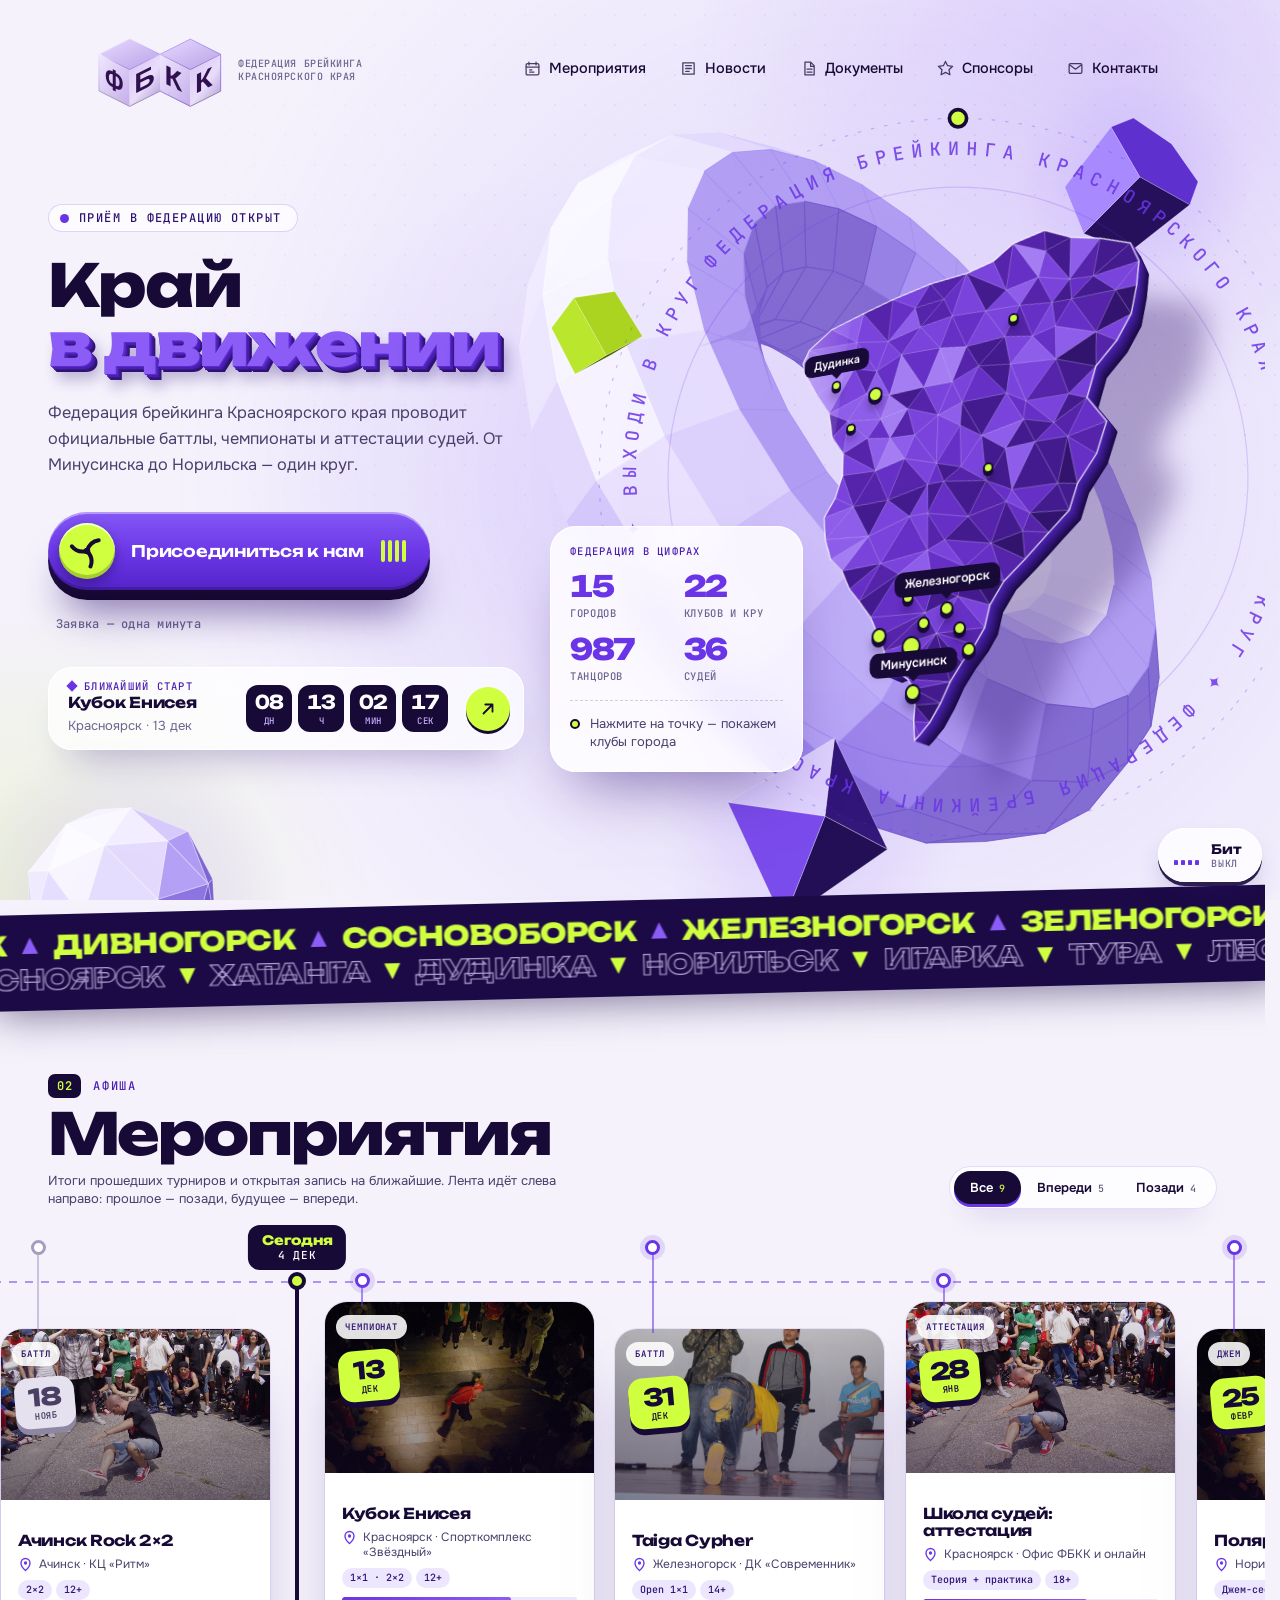
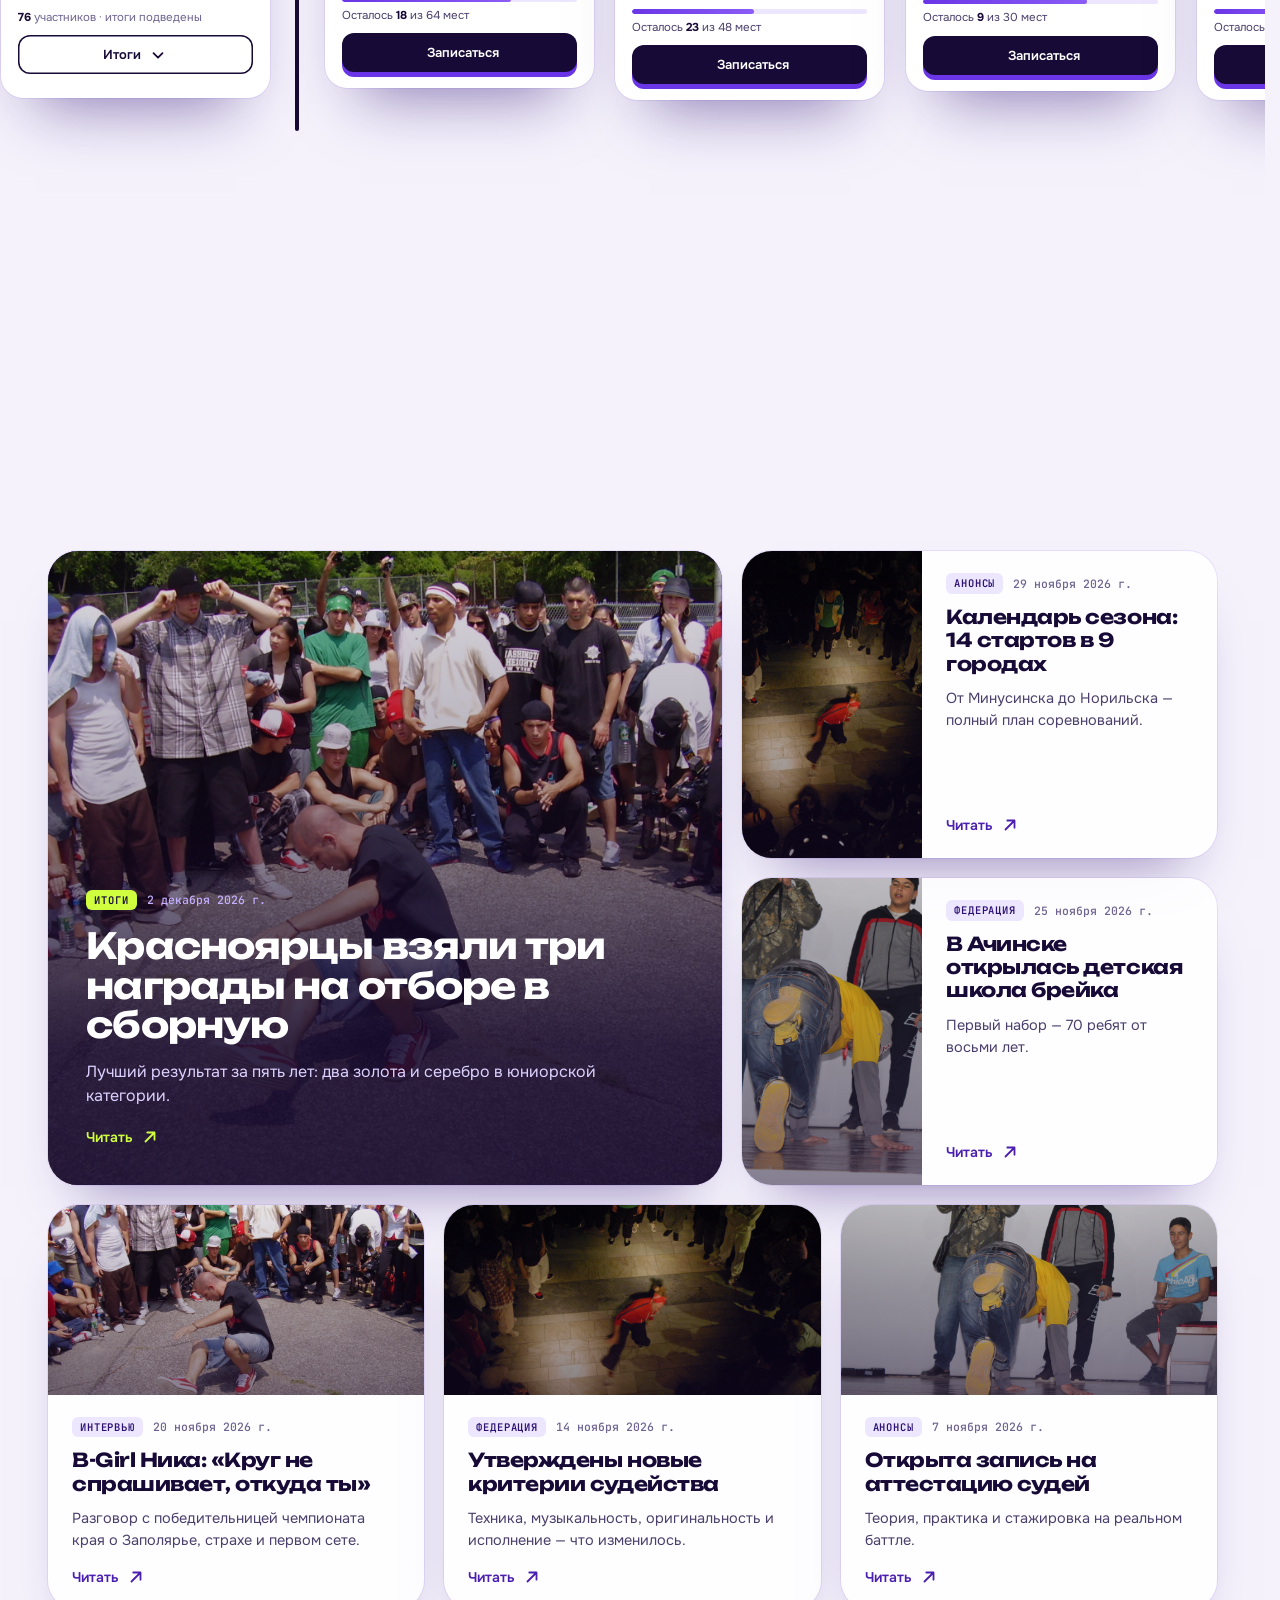
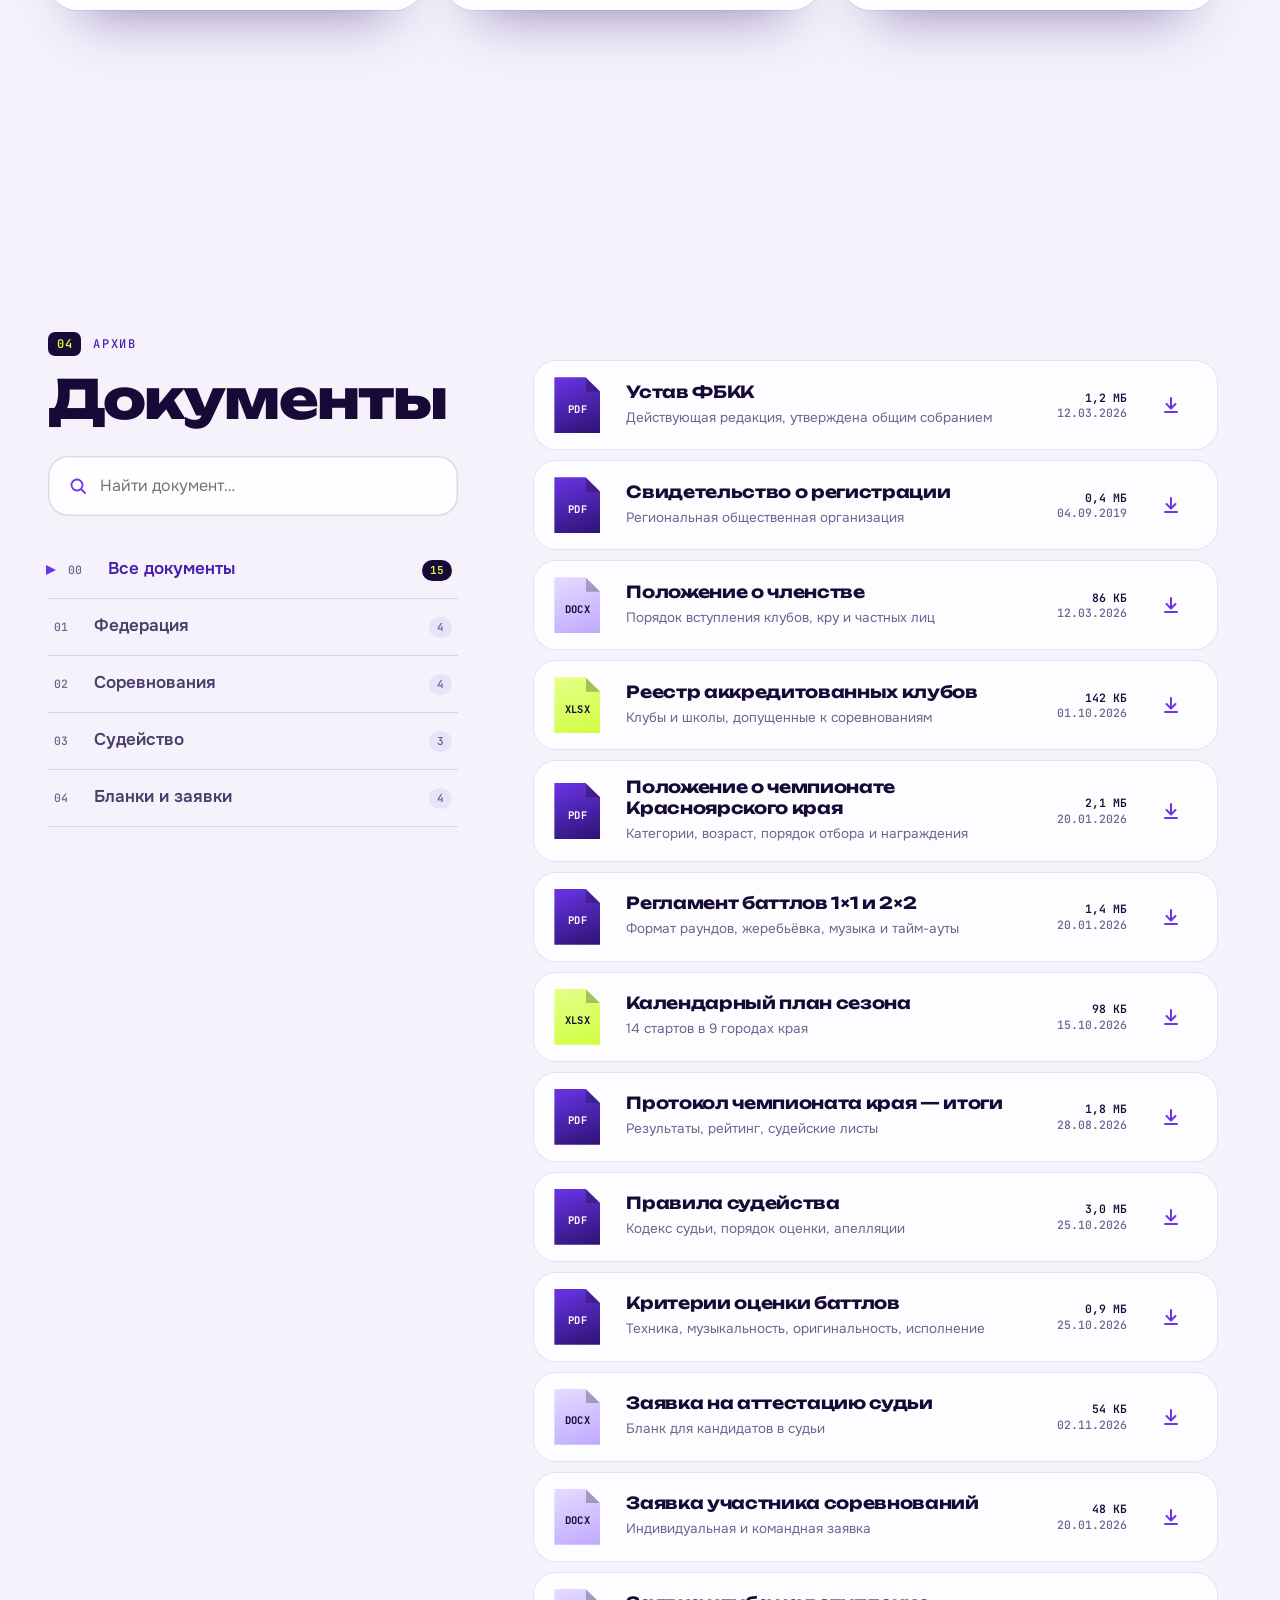
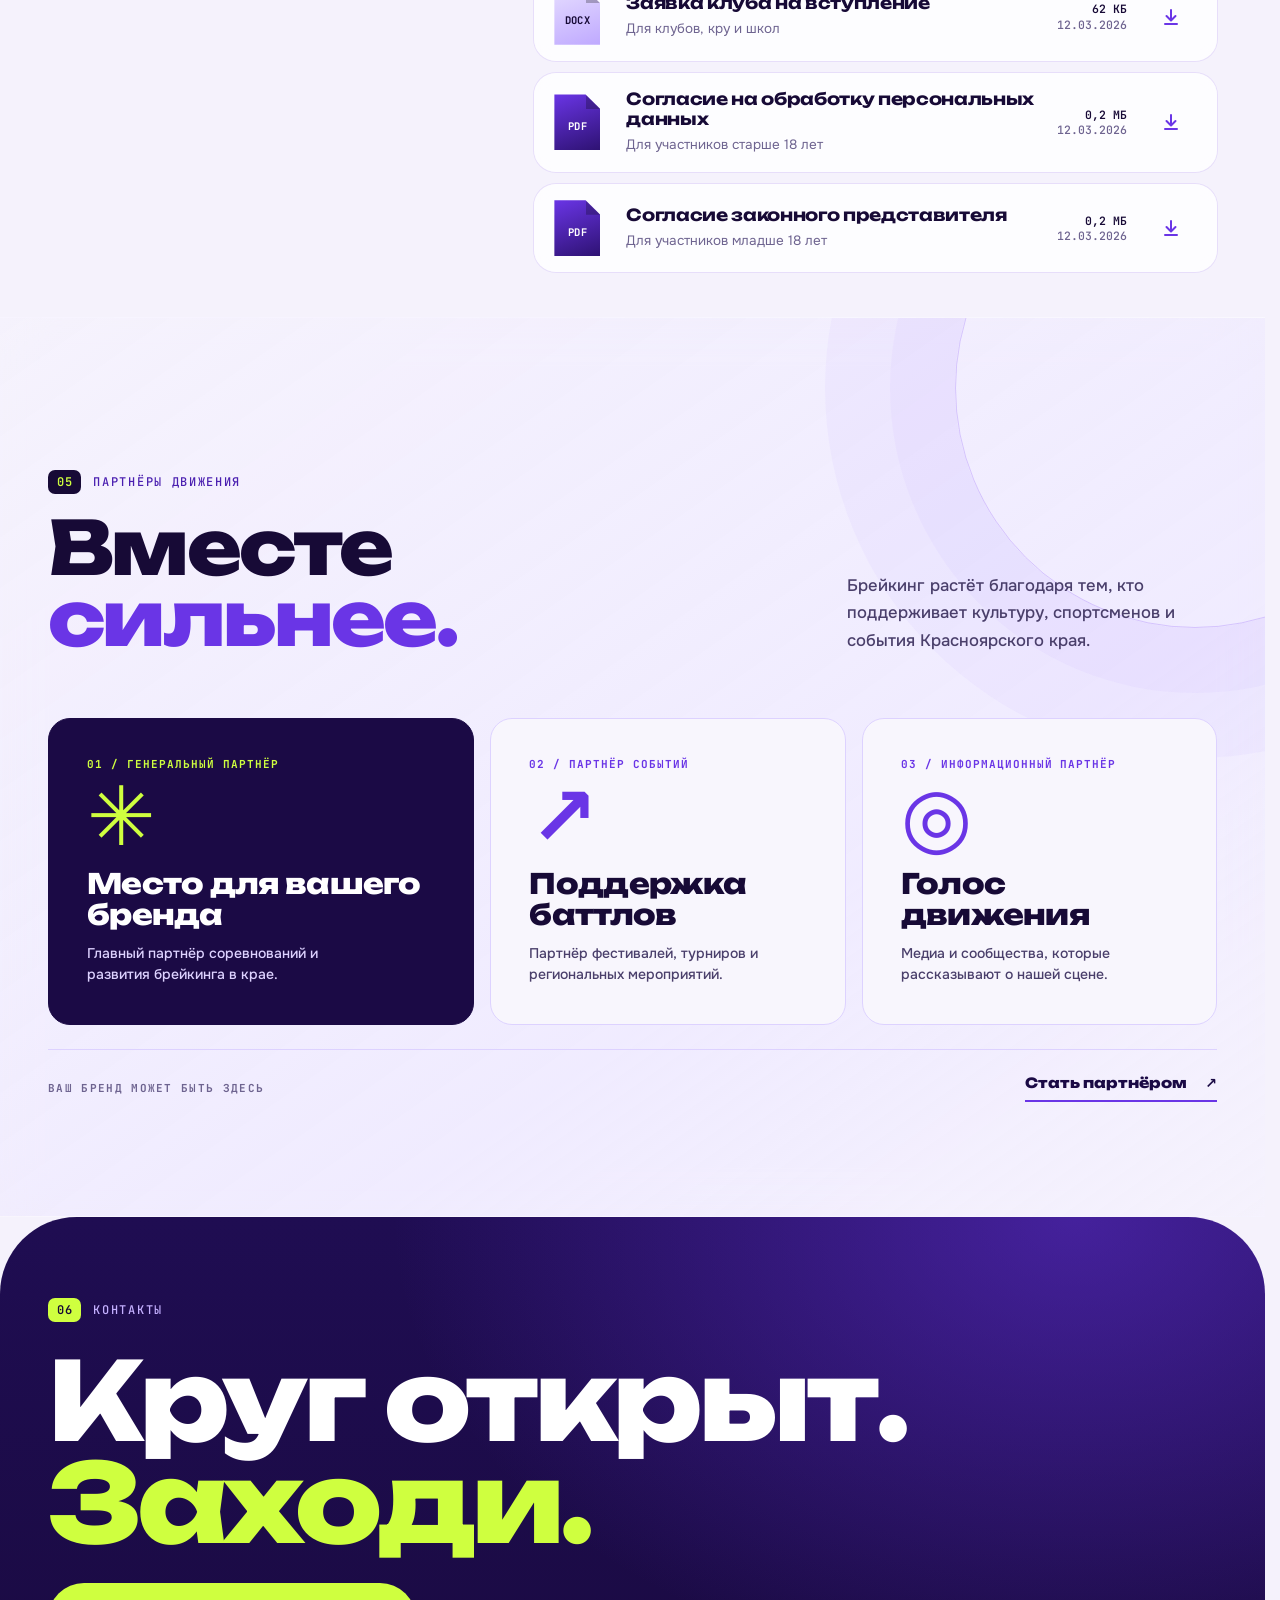
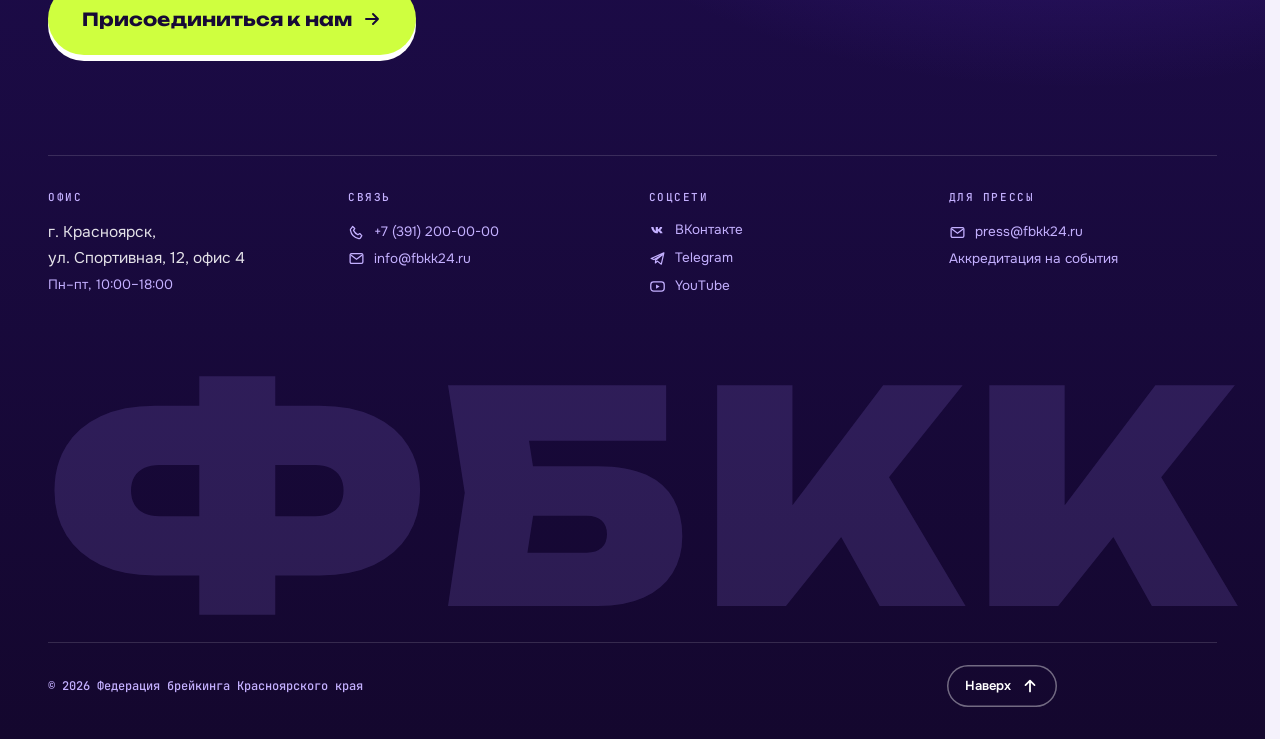
<file: fbkk-designs/05-krai-v-dvizhenii-refactor/index.html>
<!doctype html>
<html lang="ru" class="js">
  <head>
    <meta charset="utf-8" />
    <meta
      name="viewport"
      content="width=device-width, initial-scale=1, viewport-fit=cover"
    />
    <title>ФБКК — Федерация брейкинга Красноярского края</title>
    <meta
      name="description"
      content="Федерация брейкинга Красноярского края (ФБКК): официальные баттлы, чемпионаты, аттестация судей. Карта участников, афиша мероприятий, новости и документы."
    />
    <meta name="theme-color" content="#F5F2FC" />
    <link
      rel="icon"
      href="data:image/svg+xml,%3Csvg xmlns='http://www.w3.org/2000/svg' viewBox='0 0 40 40'%3E%3Cpolygon points='20,3 36,12 20,21 4,12' fill='%23C4B0FF'/%3E%3Cpolygon points='4,12 20,21 20,38 4,29' fill='%236A35E6'/%3E%3Cpolygon points='36,12 20,21 20,38 36,29' fill='%233B1A8C'/%3E%3C/svg%3E"
    />

    <link rel="stylesheet" href="./index.css" />
  </head>
  <body>
    <a class="skip" href="#main">Перейти к содержимому</a>

    <div class="bg" aria-hidden="true"></div>
    <canvas id="stage" aria-hidden="true" width="1280" height="691"></canvas>

    <!-- ============ HEADER ============ -->
    <!-- ========== ОБЩЕЕ: шапка сайта и навигация ========== -->
    <header class="header" id="header">
      <div class="header__bar">
        <a
          class="brand"
          href="#top"
          title="Нажмите, чтобы сменить цвет логотипа"
          aria-label="ФБКК — на главную"
        >
          <img
            class="brand__mark"
            src="./assets/branding/fbkk-3d-logo-lilac-dark.svg"
            alt="Объёмный логотип ФБКК — лаванда с тёмно-сиреневыми буквами"
            width="132"
            height="92"
            decoding="async"
          />
          <span class="brand__text"
            ><small
              ><span class="brand__line">Федерация брейкинга</span>
              <span class="brand__line">Красноярского края</span></small
            ></span
          >
        </a>

        <nav class="nav" aria-label="Основная навигация">
          <a href="#events" data-nav="events"
            ><svg
              class="nav-icon"
              viewBox="0 0 24 24"
              width="17"
              height="17"
              fill="none"
              stroke="currentColor"
              stroke-width="1.8"
              stroke-linecap="round"
              stroke-linejoin="round"
              aria-hidden="true"
            >
              <rect x="3" y="5" width="18" height="16" rx="2" />
              <path d="M7 3v4M17 3v4M3 10h18M8 14h3M8 17h6" /></svg
            ><span>Мероприятия</span></a
          >
          <a href="#news" data-nav="news"
            ><svg
              class="nav-icon"
              viewBox="0 0 24 24"
              width="17"
              height="17"
              fill="none"
              stroke="currentColor"
              stroke-width="1.8"
              stroke-linecap="round"
              stroke-linejoin="round"
              aria-hidden="true"
            >
              <path d="M4 4h16v16H4zM8 8h8M8 12h8M8 16h5" /></svg
            ><span>Новости</span></a
          >
          <a href="#docs" data-nav="docs"
            ><svg
              class="nav-icon"
              viewBox="0 0 24 24"
              width="17"
              height="17"
              fill="none"
              stroke="currentColor"
              stroke-width="1.8"
              stroke-linecap="round"
              stroke-linejoin="round"
              aria-hidden="true"
            >
              <path d="M7 3h8l5 5v13H7zM15 3v6h5M10 13h7M10 17h7" /></svg
            ><span>Документы</span></a
          >
          <a href="#sponsors" data-nav="sponsors"
            ><svg
              class="nav-icon"
              viewBox="0 0 24 24"
              width="17"
              height="17"
              fill="none"
              stroke="currentColor"
              stroke-width="1.8"
              stroke-linecap="round"
              stroke-linejoin="round"
              aria-hidden="true"
            >
              <path
                d="m12 2 3 6 7 .9-5 4.9 1.2 7L12 17.5 5.8 20.8 7 13.8 2 8.9 9 8z"
              /></svg
            ><span>Спонсоры</span></a
          >
          <a href="#contacts" data-nav="contacts"
            ><svg
              class="nav-icon"
              viewBox="0 0 24 24"
              width="17"
              height="17"
              fill="none"
              stroke="currentColor"
              stroke-width="1.8"
              stroke-linecap="round"
              stroke-linejoin="round"
              aria-hidden="true"
            >
              <rect x="3" y="5" width="18" height="14" rx="2" />
              <path d="m4 7 8 6 8-6" /></svg
            ><span>Контакты</span></a
          >
        </nav>

        <button class="mini-join" type="button" data-open-join="">
          <span>Вступить</span>
          <svg viewBox="0 0 20 20" aria-hidden="true">
            <path
              d="M4 10h12M11 5l5 5-5 5"
              fill="none"
              stroke="currentColor"
              stroke-width="2"
              stroke-linecap="round"
              stroke-linejoin="round"
            ></path>
          </svg>
        </button>

        <button
          class="burger"
          id="menuBtn"
          type="button"
          aria-expanded="false"
          aria-controls="menu"
          aria-label="Открыть меню"
        >
          <i></i><i></i><i></i>
        </button>
      </div>
    </header>

    <!-- ========== ОБЩЕЕ: мобильное меню ========== -->
    <div class="menu" id="menu" aria-hidden="true" inert="">
      <nav class="menu__nav" aria-label="Мобильная навигация">
        <a href="#events"
          ><i>01</i
          ><svg
            class="nav-icon"
            viewBox="0 0 24 24"
            width="17"
            height="17"
            fill="none"
            stroke="currentColor"
            stroke-width="1.8"
            stroke-linecap="round"
            stroke-linejoin="round"
            aria-hidden="true"
          >
            <rect x="3" y="5" width="18" height="16" rx="2" />
            <path d="M7 3v4M17 3v4M3 10h18M8 14h3M8 17h6" /></svg
          >Мероприятия</a
        >
        <a href="#news"
          ><i>02</i
          ><svg
            class="nav-icon"
            viewBox="0 0 24 24"
            width="17"
            height="17"
            fill="none"
            stroke="currentColor"
            stroke-width="1.8"
            stroke-linecap="round"
            stroke-linejoin="round"
            aria-hidden="true"
          >
            <path d="M4 4h16v16H4zM8 8h8M8 12h8M8 16h5" /></svg
          >Новости</a
        >
        <a href="#docs"
          ><i>03</i
          ><svg
            class="nav-icon"
            viewBox="0 0 24 24"
            width="17"
            height="17"
            fill="none"
            stroke="currentColor"
            stroke-width="1.8"
            stroke-linecap="round"
            stroke-linejoin="round"
            aria-hidden="true"
          >
            <path d="M7 3h8l5 5v13H7zM15 3v6h5M10 13h7M10 17h7" /></svg
          >Документы</a
        >
        <a href="#sponsors"
          ><i>04</i
          ><svg
            class="nav-icon"
            viewBox="0 0 24 24"
            width="17"
            height="17"
            fill="none"
            stroke="currentColor"
            stroke-width="1.8"
            stroke-linecap="round"
            stroke-linejoin="round"
            aria-hidden="true"
          >
            <path
              d="m12 2 3 6 7 .9-5 4.9 1.2 7L12 17.5 5.8 20.8 7 13.8 2 8.9 9 8z"
            /></svg
          >Спонсоры</a
        >
        <a href="#contacts"
          ><i>05</i
          ><svg
            class="nav-icon"
            viewBox="0 0 24 24"
            width="17"
            height="17"
            fill="none"
            stroke="currentColor"
            stroke-width="1.8"
            stroke-linecap="round"
            stroke-linejoin="round"
            aria-hidden="true"
          >
            <rect x="3" y="5" width="18" height="14" rx="2" />
            <path d="m4 7 8 6 8-6" /></svg
          >Контакты</a
        >
      </nav>
      <button class="btn btn--acid" type="button" data-open-join="">
        Присоединиться к нам
      </button>
    </div>

    <!-- section dots -->
    <nav class="dots" id="dots" aria-label="Разделы страницы">
      <a
        href="#top"
        data-dot="top"
        aria-label="Главная"
        class="is-active"
        aria-current="true"
        ><span>Главная</span></a
      >
      <a href="#events" data-dot="events" aria-label="Мероприятия"
        ><span>Мероприятия</span></a
      >
      <a href="#news" data-dot="news" aria-label="Новости"
        ><span>Новости</span></a
      >
      <a href="#docs" data-dot="docs" aria-label="Документы"
        ><span>Документы</span></a
      >
      <a href="#sponsors" data-dot="sponsors" aria-label="Спонсоры"
        ><span>Спонсоры</span></a
      >
      <a href="#contacts" data-dot="contacts" aria-label="Контакты"
        ><span>Контакты</span></a
      >
    </nav>

    <!-- beat toggle -->
    <button
      class="beat"
      id="beat"
      type="button"
      aria-pressed="false"
      aria-label="Включить бит"
    >
      <span class="beat__eq" aria-hidden="true"
        ><i></i><i></i><i></i><i></i
      ></span>
      <span class="beat__txt"
        ><b>Бит</b><small id="beatState">выкл</small></span
      >
    </button>

    <!-- ========== ОСНОВНОЕ СОДЕРЖИМОЕ ========== -->
    <main id="main">
      <!-- ============ 01 HERO ============ -->
    <!-- ========== ЭКРАН 01: главный экран и интерактивная карта ========== -->
      <section
        class="hero"
        id="top"
        data-section="top"
        aria-labelledby="hero-title"
      >
        <div class="container hero__grid">
          <div
            class="hero__copy"
            id="heroCopy"
            style="transform: translate3d(0px, 0px, 0px); opacity: 1"
          >
            <div class="hero__intro">
              <p class="eyebrow">
                <span class="live" aria-hidden="true"></span>Приём в федерацию
                открыт
              </p>

              <h1
                class="hero__title"
                id="hero-title"
                aria-label="Край в движении"
              >
                <span class="hero__line" aria-hidden="true" data-split=""
                  ><span class="ch" style="--i: 0">К</span
                  ><span class="ch" style="--i: 1">р</span
                  ><span class="ch" style="--i: 2">а</span
                  ><span class="ch" style="--i: 3">й</span></span
                >
                <span
                  class="hero__line hero__line--accent"
                  aria-hidden="true"
                  data-split=""
                  ><span class="ch" style="--i: 5">в</span>
                  <span class="ch" style="--i: 7">д</span
                  ><span class="ch" style="--i: 8">в</span
                  ><span class="ch" style="--i: 9">и</span
                  ><span class="ch" style="--i: 10">ж</span
                  ><span class="ch" style="--i: 11">е</span
                  ><span class="ch" style="--i: 12">н</span
                  ><span class="ch" style="--i: 13">и</span
                  ><span class="ch" style="--i: 14">и</span></span
                >
              </h1>

              <p class="hero__lead">
                Федерация брейкинга Красноярского края проводит официальные
                баттлы, чемпионаты и аттестации судей. От Минусинска до
                Норильска — один круг.
              </p>

              <div class="hero__cta">
                <div class="cta-wrap" id="ctaWrap">
                  <span class="cta__shock" aria-hidden="true"
                    ><i></i><i></i><i></i
                  ></span>
                  <button
                    class="cta"
                    id="cta"
                    type="button"
                    aria-haspopup="dialog"
                    aria-controls="join"
                    data-open-join=""
                    aria-label="Присоединиться к нам"
                  >
                    <span class="cta__base" aria-hidden="true"></span>
                    <span class="cta__face">
                      <span class="cta__glow" aria-hidden="true"></span>
                      <span class="cta__disc" aria-hidden="true">
                        <svg class="wind" viewBox="-20 -20 40 40">
                          <g class="wind__spin">
                            <g
                              fill="none"
                              stroke="currentColor"
                              stroke-width="4.4"
                              stroke-linecap="round"
                            >
                              <path d="M0 0C2-7 6-11 13-12"></path>
                              <path
                                d="M0 0C2-7 6-11 13-12"
                                transform="rotate(120)"
                              ></path>
                              <path
                                d="M0 0C2-7 6-11 13-12"
                                transform="rotate(240)"
                              ></path>
                            </g>
                            <circle r="3.6" fill="currentColor"></circle>
                          </g>
                        </svg>
                      </span>
                      <span class="cta__label" data-wave="" aria-hidden="true"
                        ><span style="--i: 0">П</span
                        ><span style="--i: 1">р</span
                        ><span style="--i: 2">и</span
                        ><span style="--i: 3">с</span
                        ><span style="--i: 4">о</span
                        ><span style="--i: 5">е</span
                        ><span style="--i: 6">д</span
                        ><span style="--i: 7">и</span
                        ><span style="--i: 8">н</span
                        ><span style="--i: 9">и</span
                        ><span style="--i: 10">т</span
                        ><span style="--i: 11">ь</span
                        ><span style="--i: 12">с</span
                        ><span style="--i: 13">я</span
                        ><span style="--i: 14">&nbsp;</span
                        ><span style="--i: 15">к</span
                        ><span style="--i: 16">&nbsp;</span
                        ><span style="--i: 17">н</span
                        ><span style="--i: 18">а</span
                        ><span style="--i: 19">м</span></span
                      >
                      <span class="cta__eq" aria-hidden="true"
                        ><i></i><i></i><i></i><i></i
                      ></span>
                    </span>
                  </button>
                </div>
                <p class="cta-note">
                  Заявка — одна минута
                </p>
              </div>
            </div>
            <!-- /.hero__intro -->

            <div class="next" id="next">
              <div class="next__meta">
                <span class="next__label"
                  ><i aria-hidden="true"></i>Ближайший старт</span
                >
                <strong id="nextTitle">Кубок Енисея</strong>
                <span id="nextPlace" class="next__place"
                  >Красноярск · 16 нояб</span
                >
              </div>
              <div
                class="count"
                role="timer"
                aria-label="До начала события осталось"
              >
                <div class="count__cell">
                  <b id="cdD" class="tick">09</b><i>дн</i>
                </div>
                <div class="count__cell">
                  <b id="cdH" class="tick">03</b><i>ч</i>
                </div>
                <div class="count__cell">
                  <b id="cdM" class="tick">21</b><i>мин</i>
                </div>
                <div class="count__cell">
                  <b id="cdS" class="tick">10</b><i>сек</i>
                </div>
              </div>
              <a
                class="next__go"
                href="#events"
                aria-label="Открыть афишу мероприятий"
              >
                <svg viewBox="0 0 20 20" aria-hidden="true">
                  <path
                    d="M5 15 15 5M7 5h8v8"
                    fill="none"
                    stroke="currentColor"
                    stroke-width="2"
                    stroke-linecap="round"
                    stroke-linejoin="round"
                  ></path>
                </svg>
              </a>
            </div>
          </div>

          <div class="hero__map" id="mapStage">
            <div
              class="map-tools"
              id="chips"
              role="group"
              aria-label="Фильтр участников на карте"
            >
              <button
                type="button"
                class="chip is-active"
                data-type="all"
                aria-pressed="true"
              >
                Все<sup>22</sup></button
              ><button
                type="button"
                class="chip"
                data-type="club"
                aria-pressed="false"
              >
                Клубы<sup>7</sup></button
              ><button
                type="button"
                class="chip"
                data-type="crew"
                aria-pressed="false"
              >
                Кру<sup>10</sup></button
              ><button
                type="button"
                class="chip"
                data-type="school"
                aria-pressed="false"
              >
                Школы<sup>5</sup>
              </button>
            </div>

            <div class="map-scene" id="mapScene" style="--cy-rot: 28.8deg">
              <svg class="cypher" viewBox="0 0 600 600" aria-hidden="true">
                <defs>
                  <path
                    id="cypherPath"
                    d="M300 300m-262 0a262 262 0 1 1 524 0a262 262 0 1 1-524 0"
                  ></path>
                </defs>
                <g class="cypher__spin">
                  <circle
                    cx="300"
                    cy="300"
                    r="292"
                    fill="none"
                    stroke="currentColor"
                    stroke-opacity=".28"
                    stroke-dasharray="2 9"
                    stroke-linecap="round"
                  ></circle>
                  <circle
                    cx="300"
                    cy="300"
                    r="236"
                    fill="none"
                    stroke="currentColor"
                    stroke-opacity=".18"
                  ></circle>
                  <text class="cypher__text">
                    <textPath href="#cypherPath" startOffset="0">
                      ФЕДЕРАЦИЯ БРЕЙКИНГА КРАСНОЯРСКОГО КРАЯ ✦ ВЫХОДИ В КРУГ ✦
                      ФЕДЕРАЦИЯ БРЕЙКИНГА КРАСНОЯРСКОГО КРАЯ ✦ ВЫХОДИ В КРУГ ✦
                    </textPath>
                  </text>
                </g>
                <circle class="cypher__dot" cx="300" cy="8" r="7"></circle>
              </svg>

              <div class="map-clip">
                <div
                  class="map-tilt"
                  id="mapTilt"
                  style="
                    --ar: 456 / 586;
                    transform: translate3d(0px, 0px, 0px) rotateX(10.65deg)
                      rotateY(-16.85deg) rotateZ(0deg)
                      translate3d(0px, 0px, 0px) scale(1);
                  "
                >
                  <div class="map-layers" id="mapLayers" style="--sp: 0">
                    <svg
                      class="layer layer--shadow"
                      viewBox="0 0 456 586"
                      aria-hidden="true"
                    >
                      <path
                        d="M47.2,118.3L75,97.8L114.5,85.5L150.4,75.3L195.7,65L238.6,60.9L269.9,52.7L293.1,36.3L329.1,28.1L358.1,42.5L390.6,50.7L423,63L431.2,85.5L427.7,112.2L420.7,142.9L404.5,169.6L381.3,194.2L370.8,227L390.6,255.7L379,288.5L358.1,317.2L348.8,343.8L326.8,364.3L301.2,388.9L278,409.4L263,432L257.2,454.5L246.7,470.9L232.8,487.3L220,505.8L209.6,526.3L198,544.7L186.4,557L181.8,561.1L180.6,542.7L181.8,526.3L180.6,509.9L173.6,499.6L163.2,491.4L151.6,494.5L144.6,489.4L147,468.9L140,452.5L130.7,432L116.8,413.5L105.2,399.2L95.9,378.7L82,364.3L75,341.8L72.7,317.2L85.5,296.7L93.6,272.1L93.6,247.5L79.7,227L75,198.3L58.8,173.7L44.9,149.1L40.2,132.7Z"
                      ></path></svg
                    ><svg
                      class="layer"
                      viewBox="0 0 456 586"
                      style="transform: translateZ(-32.400000000000006px)"
                      aria-hidden="true"
                    >
                      <path
                        d="M47.2,118.3L75,97.8L114.5,85.5L150.4,75.3L195.7,65L238.6,60.9L269.9,52.7L293.1,36.3L329.1,28.1L358.1,42.5L390.6,50.7L423,63L431.2,85.5L427.7,112.2L420.7,142.9L404.5,169.6L381.3,194.2L370.8,227L390.6,255.7L379,288.5L358.1,317.2L348.8,343.8L326.8,364.3L301.2,388.9L278,409.4L263,432L257.2,454.5L246.7,470.9L232.8,487.3L220,505.8L209.6,526.3L198,544.7L186.4,557L181.8,561.1L180.6,542.7L181.8,526.3L180.6,509.9L173.6,499.6L163.2,491.4L151.6,494.5L144.6,489.4L147,468.9L140,452.5L130.7,432L116.8,413.5L105.2,399.2L95.9,378.7L82,364.3L75,341.8L72.7,317.2L85.5,296.7L93.6,272.1L93.6,247.5L79.7,227L75,198.3L58.8,173.7L44.9,149.1L40.2,132.7Z"
                        fill="rgb(26,9,68)"
                        stroke="rgb(26,9,68)"
                        stroke-width="1.4"
                        stroke-linejoin="round"
                      ></path></svg
                    ><svg
                      class="layer"
                      viewBox="0 0 456 586"
                      style="transform: translateZ(-29.700000000000003px)"
                      aria-hidden="true"
                    >
                      <path
                        d="M47.2,118.3L75,97.8L114.5,85.5L150.4,75.3L195.7,65L238.6,60.9L269.9,52.7L293.1,36.3L329.1,28.1L358.1,42.5L390.6,50.7L423,63L431.2,85.5L427.7,112.2L420.7,142.9L404.5,169.6L381.3,194.2L370.8,227L390.6,255.7L379,288.5L358.1,317.2L348.8,343.8L326.8,364.3L301.2,388.9L278,409.4L263,432L257.2,454.5L246.7,470.9L232.8,487.3L220,505.8L209.6,526.3L198,544.7L186.4,557L181.8,561.1L180.6,542.7L181.8,526.3L180.6,509.9L173.6,499.6L163.2,491.4L151.6,494.5L144.6,489.4L147,468.9L140,452.5L130.7,432L116.8,413.5L105.2,399.2L95.9,378.7L82,364.3L75,341.8L72.7,317.2L85.5,296.7L93.6,272.1L93.6,247.5L79.7,227L75,198.3L58.8,173.7L44.9,149.1L40.2,132.7Z"
                        fill="rgb(30,11,78)"
                        stroke="rgb(30,11,78)"
                        stroke-width="1.4"
                        stroke-linejoin="round"
                      ></path></svg
                    ><svg
                      class="layer"
                      viewBox="0 0 456 586"
                      style="transform: translateZ(-27px)"
                      aria-hidden="true"
                    >
                      <path
                        d="M47.2,118.3L75,97.8L114.5,85.5L150.4,75.3L195.7,65L238.6,60.9L269.9,52.7L293.1,36.3L329.1,28.1L358.1,42.5L390.6,50.7L423,63L431.2,85.5L427.7,112.2L420.7,142.9L404.5,169.6L381.3,194.2L370.8,227L390.6,255.7L379,288.5L358.1,317.2L348.8,343.8L326.8,364.3L301.2,388.9L278,409.4L263,432L257.2,454.5L246.7,470.9L232.8,487.3L220,505.8L209.6,526.3L198,544.7L186.4,557L181.8,561.1L180.6,542.7L181.8,526.3L180.6,509.9L173.6,499.6L163.2,491.4L151.6,494.5L144.6,489.4L147,468.9L140,452.5L130.7,432L116.8,413.5L105.2,399.2L95.9,378.7L82,364.3L75,341.8L72.7,317.2L85.5,296.7L93.6,272.1L93.6,247.5L79.7,227L75,198.3L58.8,173.7L44.9,149.1L40.2,132.7Z"
                        fill="rgb(35,13,87)"
                        stroke="rgb(35,13,87)"
                        stroke-width="1.4"
                        stroke-linejoin="round"
                      ></path></svg
                    ><svg
                      class="layer"
                      viewBox="0 0 456 586"
                      style="transform: translateZ(-24.3px)"
                      aria-hidden="true"
                    >
                      <path
                        d="M47.2,118.3L75,97.8L114.5,85.5L150.4,75.3L195.7,65L238.6,60.9L269.9,52.7L293.1,36.3L329.1,28.1L358.1,42.5L390.6,50.7L423,63L431.2,85.5L427.7,112.2L420.7,142.9L404.5,169.6L381.3,194.2L370.8,227L390.6,255.7L379,288.5L358.1,317.2L348.8,343.8L326.8,364.3L301.2,388.9L278,409.4L263,432L257.2,454.5L246.7,470.9L232.8,487.3L220,505.8L209.6,526.3L198,544.7L186.4,557L181.8,561.1L180.6,542.7L181.8,526.3L180.6,509.9L173.6,499.6L163.2,491.4L151.6,494.5L144.6,489.4L147,468.9L140,452.5L130.7,432L116.8,413.5L105.2,399.2L95.9,378.7L82,364.3L75,341.8L72.7,317.2L85.5,296.7L93.6,272.1L93.6,247.5L79.7,227L75,198.3L58.8,173.7L44.9,149.1L40.2,132.7Z"
                        fill="rgb(39,15,97)"
                        stroke="rgb(39,15,97)"
                        stroke-width="1.4"
                        stroke-linejoin="round"
                      ></path></svg
                    ><svg
                      class="layer"
                      viewBox="0 0 456 586"
                      style="transform: translateZ(-21.6px)"
                      aria-hidden="true"
                    >
                      <path
                        d="M47.2,118.3L75,97.8L114.5,85.5L150.4,75.3L195.7,65L238.6,60.9L269.9,52.7L293.1,36.3L329.1,28.1L358.1,42.5L390.6,50.7L423,63L431.2,85.5L427.7,112.2L420.7,142.9L404.5,169.6L381.3,194.2L370.8,227L390.6,255.7L379,288.5L358.1,317.2L348.8,343.8L326.8,364.3L301.2,388.9L278,409.4L263,432L257.2,454.5L246.7,470.9L232.8,487.3L220,505.8L209.6,526.3L198,544.7L186.4,557L181.8,561.1L180.6,542.7L181.8,526.3L180.6,509.9L173.6,499.6L163.2,491.4L151.6,494.5L144.6,489.4L147,468.9L140,452.5L130.7,432L116.8,413.5L105.2,399.2L95.9,378.7L82,364.3L75,341.8L72.7,317.2L85.5,296.7L93.6,272.1L93.6,247.5L79.7,227L75,198.3L58.8,173.7L44.9,149.1L40.2,132.7Z"
                        fill="rgb(43,17,107)"
                        stroke="rgb(43,17,107)"
                        stroke-width="1.4"
                        stroke-linejoin="round"
                      ></path></svg
                    ><svg
                      class="layer"
                      viewBox="0 0 456 586"
                      style="transform: translateZ(-18.900000000000002px)"
                      aria-hidden="true"
                    >
                      <path
                        d="M47.2,118.3L75,97.8L114.5,85.5L150.4,75.3L195.7,65L238.6,60.9L269.9,52.7L293.1,36.3L329.1,28.1L358.1,42.5L390.6,50.7L423,63L431.2,85.5L427.7,112.2L420.7,142.9L404.5,169.6L381.3,194.2L370.8,227L390.6,255.7L379,288.5L358.1,317.2L348.8,343.8L326.8,364.3L301.2,388.9L278,409.4L263,432L257.2,454.5L246.7,470.9L232.8,487.3L220,505.8L209.6,526.3L198,544.7L186.4,557L181.8,561.1L180.6,542.7L181.8,526.3L180.6,509.9L173.6,499.6L163.2,491.4L151.6,494.5L144.6,489.4L147,468.9L140,452.5L130.7,432L116.8,413.5L105.2,399.2L95.9,378.7L82,364.3L75,341.8L72.7,317.2L85.5,296.7L93.6,272.1L93.6,247.5L79.7,227L75,198.3L58.8,173.7L44.9,149.1L40.2,132.7Z"
                        fill="rgb(48,19,116)"
                        stroke="rgb(48,19,116)"
                        stroke-width="1.4"
                        stroke-linejoin="round"
                      ></path></svg
                    ><svg
                      class="layer"
                      viewBox="0 0 456 586"
                      style="transform: translateZ(-16.200000000000003px)"
                      aria-hidden="true"
                    >
                      <path
                        d="M47.2,118.3L75,97.8L114.5,85.5L150.4,75.3L195.7,65L238.6,60.9L269.9,52.7L293.1,36.3L329.1,28.1L358.1,42.5L390.6,50.7L423,63L431.2,85.5L427.7,112.2L420.7,142.9L404.5,169.6L381.3,194.2L370.8,227L390.6,255.7L379,288.5L358.1,317.2L348.8,343.8L326.8,364.3L301.2,388.9L278,409.4L263,432L257.2,454.5L246.7,470.9L232.8,487.3L220,505.8L209.6,526.3L198,544.7L186.4,557L181.8,561.1L180.6,542.7L181.8,526.3L180.6,509.9L173.6,499.6L163.2,491.4L151.6,494.5L144.6,489.4L147,468.9L140,452.5L130.7,432L116.8,413.5L105.2,399.2L95.9,378.7L82,364.3L75,341.8L72.7,317.2L85.5,296.7L93.6,272.1L93.6,247.5L79.7,227L75,198.3L58.8,173.7L44.9,149.1L40.2,132.7Z"
                        fill="rgb(52,22,126)"
                        stroke="rgb(52,22,126)"
                        stroke-width="1.4"
                        stroke-linejoin="round"
                      ></path></svg
                    ><svg
                      class="layer"
                      viewBox="0 0 456 586"
                      style="transform: translateZ(-13.5px)"
                      aria-hidden="true"
                    >
                      <path
                        d="M47.2,118.3L75,97.8L114.5,85.5L150.4,75.3L195.7,65L238.6,60.9L269.9,52.7L293.1,36.3L329.1,28.1L358.1,42.5L390.6,50.7L423,63L431.2,85.5L427.7,112.2L420.7,142.9L404.5,169.6L381.3,194.2L370.8,227L390.6,255.7L379,288.5L358.1,317.2L348.8,343.8L326.8,364.3L301.2,388.9L278,409.4L263,432L257.2,454.5L246.7,470.9L232.8,487.3L220,505.8L209.6,526.3L198,544.7L186.4,557L181.8,561.1L180.6,542.7L181.8,526.3L180.6,509.9L173.6,499.6L163.2,491.4L151.6,494.5L144.6,489.4L147,468.9L140,452.5L130.7,432L116.8,413.5L105.2,399.2L95.9,378.7L82,364.3L75,341.8L72.7,317.2L85.5,296.7L93.6,272.1L93.6,247.5L79.7,227L75,198.3L58.8,173.7L44.9,149.1L40.2,132.7Z"
                        fill="rgb(56,24,136)"
                        stroke="rgb(56,24,136)"
                        stroke-width="1.4"
                        stroke-linejoin="round"
                      ></path></svg
                    ><svg
                      class="layer"
                      viewBox="0 0 456 586"
                      style="transform: translateZ(-10.8px)"
                      aria-hidden="true"
                    >
                      <path
                        d="M47.2,118.3L75,97.8L114.5,85.5L150.4,75.3L195.7,65L238.6,60.9L269.9,52.7L293.1,36.3L329.1,28.1L358.1,42.5L390.6,50.7L423,63L431.2,85.5L427.7,112.2L420.7,142.9L404.5,169.6L381.3,194.2L370.8,227L390.6,255.7L379,288.5L358.1,317.2L348.8,343.8L326.8,364.3L301.2,388.9L278,409.4L263,432L257.2,454.5L246.7,470.9L232.8,487.3L220,505.8L209.6,526.3L198,544.7L186.4,557L181.8,561.1L180.6,542.7L181.8,526.3L180.6,509.9L173.6,499.6L163.2,491.4L151.6,494.5L144.6,489.4L147,468.9L140,452.5L130.7,432L116.8,413.5L105.2,399.2L95.9,378.7L82,364.3L75,341.8L72.7,317.2L85.5,296.7L93.6,272.1L93.6,247.5L79.7,227L75,198.3L58.8,173.7L44.9,149.1L40.2,132.7Z"
                        fill="rgb(61,26,145)"
                        stroke="rgb(61,26,145)"
                        stroke-width="1.4"
                        stroke-linejoin="round"
                      ></path></svg
                    ><svg
                      class="layer"
                      viewBox="0 0 456 586"
                      style="transform: translateZ(-8.100000000000001px)"
                      aria-hidden="true"
                    >
                      <path
                        d="M47.2,118.3L75,97.8L114.5,85.5L150.4,75.3L195.7,65L238.6,60.9L269.9,52.7L293.1,36.3L329.1,28.1L358.1,42.5L390.6,50.7L423,63L431.2,85.5L427.7,112.2L420.7,142.9L404.5,169.6L381.3,194.2L370.8,227L390.6,255.7L379,288.5L358.1,317.2L348.8,343.8L326.8,364.3L301.2,388.9L278,409.4L263,432L257.2,454.5L246.7,470.9L232.8,487.3L220,505.8L209.6,526.3L198,544.7L186.4,557L181.8,561.1L180.6,542.7L181.8,526.3L180.6,509.9L173.6,499.6L163.2,491.4L151.6,494.5L144.6,489.4L147,468.9L140,452.5L130.7,432L116.8,413.5L105.2,399.2L95.9,378.7L82,364.3L75,341.8L72.7,317.2L85.5,296.7L93.6,272.1L93.6,247.5L79.7,227L75,198.3L58.8,173.7L44.9,149.1L40.2,132.7Z"
                        fill="rgb(65,28,155)"
                        stroke="rgb(65,28,155)"
                        stroke-width="1.4"
                        stroke-linejoin="round"
                      ></path></svg
                    ><svg
                      class="layer"
                      viewBox="0 0 456 586"
                      style="transform: translateZ(-5.4px)"
                      aria-hidden="true"
                    >
                      <path
                        d="M47.2,118.3L75,97.8L114.5,85.5L150.4,75.3L195.7,65L238.6,60.9L269.9,52.7L293.1,36.3L329.1,28.1L358.1,42.5L390.6,50.7L423,63L431.2,85.5L427.7,112.2L420.7,142.9L404.5,169.6L381.3,194.2L370.8,227L390.6,255.7L379,288.5L358.1,317.2L348.8,343.8L326.8,364.3L301.2,388.9L278,409.4L263,432L257.2,454.5L246.7,470.9L232.8,487.3L220,505.8L209.6,526.3L198,544.7L186.4,557L181.8,561.1L180.6,542.7L181.8,526.3L180.6,509.9L173.6,499.6L163.2,491.4L151.6,494.5L144.6,489.4L147,468.9L140,452.5L130.7,432L116.8,413.5L105.2,399.2L95.9,378.7L82,364.3L75,341.8L72.7,317.2L85.5,296.7L93.6,272.1L93.6,247.5L79.7,227L75,198.3L58.8,173.7L44.9,149.1L40.2,132.7Z"
                        fill="rgb(69,30,165)"
                        stroke="rgb(69,30,165)"
                        stroke-width="1.4"
                        stroke-linejoin="round"
                      ></path></svg
                    ><svg
                      class="layer"
                      viewBox="0 0 456 586"
                      style="transform: translateZ(-2.7px)"
                      aria-hidden="true"
                    >
                      <path
                        d="M47.2,118.3L75,97.8L114.5,85.5L150.4,75.3L195.7,65L238.6,60.9L269.9,52.7L293.1,36.3L329.1,28.1L358.1,42.5L390.6,50.7L423,63L431.2,85.5L427.7,112.2L420.7,142.9L404.5,169.6L381.3,194.2L370.8,227L390.6,255.7L379,288.5L358.1,317.2L348.8,343.8L326.8,364.3L301.2,388.9L278,409.4L263,432L257.2,454.5L246.7,470.9L232.8,487.3L220,505.8L209.6,526.3L198,544.7L186.4,557L181.8,561.1L180.6,542.7L181.8,526.3L180.6,509.9L173.6,499.6L163.2,491.4L151.6,494.5L144.6,489.4L147,468.9L140,452.5L130.7,432L116.8,413.5L105.2,399.2L95.9,378.7L82,364.3L75,341.8L72.7,317.2L85.5,296.7L93.6,272.1L93.6,247.5L79.7,227L75,198.3L58.8,173.7L44.9,149.1L40.2,132.7Z"
                        fill="rgb(74,32,174)"
                        stroke="rgb(74,32,174)"
                        stroke-width="1.4"
                        stroke-linejoin="round"
                      ></path></svg
                    ><svg
                      class="layer layer--top"
                      viewBox="0 0 456 586"
                      aria-hidden="true"
                    >
                      <defs>
                        <clipPath id="mapClip">
                          <path
                            d="M47.2,118.3L75,97.8L114.5,85.5L150.4,75.3L195.7,65L238.6,60.9L269.9,52.7L293.1,36.3L329.1,28.1L358.1,42.5L390.6,50.7L423,63L431.2,85.5L427.7,112.2L420.7,142.9L404.5,169.6L381.3,194.2L370.8,227L390.6,255.7L379,288.5L358.1,317.2L348.8,343.8L326.8,364.3L301.2,388.9L278,409.4L263,432L257.2,454.5L246.7,470.9L232.8,487.3L220,505.8L209.6,526.3L198,544.7L186.4,557L181.8,561.1L180.6,542.7L181.8,526.3L180.6,509.9L173.6,499.6L163.2,491.4L151.6,494.5L144.6,489.4L147,468.9L140,452.5L130.7,432L116.8,413.5L105.2,399.2L95.9,378.7L82,364.3L75,341.8L72.7,317.2L85.5,296.7L93.6,272.1L93.6,247.5L79.7,227L75,198.3L58.8,173.7L44.9,149.1L40.2,132.7Z"
                          ></path>
                        </clipPath>
                        <linearGradient id="sheenGrad" x1="0" x2="1">
                          <stop
                            offset="0"
                            stop-color="#fff"
                            stop-opacity="0"
                          ></stop>
                          <stop
                            offset=".5"
                            stop-color="#fff"
                            stop-opacity=".38"
                          ></stop>
                          <stop
                            offset="1"
                            stop-color="#fff"
                            stop-opacity="0"
                          ></stop>
                        </linearGradient>
                      </defs>
                      <g id="shards">
                        <g
                          class="sh"
                          style="
                            --d: 581ms;
                            --ax: 351px;
                            --ay: -51px;
                            --ar: 6deg;
                          "
                        >
                          <polygon
                            class="shard"
                            points="203.9,273.8 231.7,281.6 212.2,295.1"
                            fill="#431B8E"
                            style="--dx: -31; --dy: -104; --rr: -78"
                          ></polygon>
                        </g>
                        <g
                          class="sh"
                          style="
                            --d: 685ms;
                            --ax: -9px;
                            --ay: 203px;
                            --ar: 84deg;
                          "
                        >
                          <polygon
                            class="shard"
                            points="193.9,296 203.9,273.8 212.2,295.1"
                            fill="#662FC6"
                            style="--dx: -34; --dy: -131; --rr: -39"
                          ></polygon>
                        </g>
                        <g
                          class="sh"
                          style="
                            --d: 649ms;
                            --ax: -124px;
                            --ay: 415px;
                            --ar: -80deg;
                          "
                        >
                          <polygon
                            class="shard"
                            points="212.2,295.1 231.7,281.6 259.9,300.7"
                            fill="#5524AB"
                            style="--dx: 62; --dy: -127; --rr: -106"
                          ></polygon>
                        </g>
                        <g
                          class="sh"
                          style="
                            --d: 553ms;
                            --ax: -356px;
                            --ay: -110px;
                            --ar: -136deg;
                          "
                        >
                          <polygon
                            class="shard"
                            points="212.2,295.1 259.9,300.7 239.7,336.8"
                            fill="#431B8E"
                            style="--dx: 71; --dy: -63; --rr: 36"
                          ></polygon>
                        </g>
                        <g
                          class="sh"
                          style="
                            --d: 837ms;
                            --ax: -296px;
                            --ay: -294px;
                            --ar: 104deg;
                          "
                        >
                          <polygon
                            class="shard"
                            points="230.8,235.4 255.2,250.6 231.7,281.6"
                            fill="#7A44DC"
                            style="--dx: -47; --dy: -169; --rr: -42"
                          ></polygon>
                        </g>
                        <g
                          class="sh"
                          style="
                            --d: 635ms;
                            --ax: 319px;
                            --ay: 197px;
                            --ar: -41deg;
                          "
                        >
                          <polygon
                            class="shard"
                            points="203.9,273.8 230.8,235.4 231.7,281.6"
                            fill="#662FC6"
                            style="--dx: -19; --dy: -126; --rr: 133"
                          ></polygon>
                        </g>
                        <g
                          class="sh"
                          style="
                            --d: 730ms;
                            --ax: -126px;
                            --ay: 227px;
                            --ar: -115deg;
                          "
                        >
                          <polygon
                            class="shard"
                            points="231.7,281.6 255.2,250.6 259.9,300.7"
                            fill="#7A44DC"
                            style="--dx: -19; --dy: -57; --rr: -53"
                          ></polygon>
                        </g>
                        <g
                          class="sh"
                          style="
                            --d: 613ms;
                            --ax: -89px;
                            --ay: 147px;
                            --ar: 58deg;
                          "
                        >
                          <polygon
                            class="shard"
                            points="193.9,296 212.2,295.1 194.2,327.6"
                            fill="#431B8E"
                            style="--dx: 17; --dy: -69; --rr: 97"
                          ></polygon>
                        </g>
                        <g
                          class="sh"
                          style="
                            --d: 809ms;
                            --ax: 228px;
                            --ay: 206px;
                            --ar: 47deg;
                          "
                        >
                          <polygon
                            class="shard"
                            points="166.9,263.5 178.6,238.5 203.9,273.8"
                            fill="#7A44DC"
                            style="--dx: -12; --dy: -72; --rr: 101"
                          ></polygon>
                        </g>
                        <g
                          class="sh"
                          style="
                            --d: 758ms;
                            --ax: 307px;
                            --ay: -63px;
                            --ar: 101deg;
                          "
                        >
                          <polygon
                            class="shard"
                            points="166.9,263.5 203.9,273.8 193.9,296"
                            fill="#7A44DC"
                            style="--dx: -128; --dy: -104; --rr: -51"
                          ></polygon>
                        </g>
                        <g
                          class="sh"
                          style="
                            --d: 566ms;
                            --ax: 14px;
                            --ay: -433px;
                            --ar: 18deg;
                          "
                        >
                          <polygon
                            class="shard"
                            points="173.4,328.2 193.9,296 194.2,327.6"
                            fill="#7A44DC"
                            style="--dx: -16; --dy: -71; --rr: 42"
                          ></polygon>
                        </g>
                        <g
                          class="sh"
                          style="
                            --d: 785ms;
                            --ax: -86px;
                            --ay: 209px;
                            --ar: -157deg;
                          "
                        >
                          <polygon
                            class="shard"
                            points="178.6,238.5 205.7,220 203.9,273.8"
                            fill="#7A44DC"
                            style="--dx: -114; --dy: -90; --rr: 100"
                          ></polygon>
                        </g>
                        <g
                          class="sh"
                          style="
                            --d: 464ms;
                            --ax: -239px;
                            --ay: -221px;
                            --ar: 69deg;
                          "
                        >
                          <polygon
                            class="shard"
                            points="194.2,327.6 212.2,295.1 239.7,336.8"
                            fill="#662FC6"
                            style="--dx: 50; --dy: -87; --rr: 145"
                          ></polygon>
                        </g>
                        <g
                          class="sh"
                          style="
                            --d: 835ms;
                            --ax: -278px;
                            --ay: -276px;
                            --ar: -115deg;
                          "
                        >
                          <polygon
                            class="shard"
                            points="203.9,273.8 205.7,220 230.8,235.4"
                            fill="#7A44DC"
                            style="--dx: 47; --dy: -144; --rr: 20"
                          ></polygon>
                        </g>
                        <g
                          class="sh"
                          style="
                            --d: 563ms;
                            --ax: 94px;
                            --ay: 376px;
                            --ar: 115deg;
                          "
                        >
                          <polygon
                            class="shard"
                            points="148,307 193.9,296 173.4,328.2"
                            fill="#431B8E"
                            style="--dx: -51; --dy: -51; --rr: 147"
                          ></polygon>
                        </g>
                        <g
                          class="sh"
                          style="
                            --d: 532ms;
                            --ax: 285px;
                            --ay: -82px;
                            --ar: -86deg;
                          "
                        >
                          <polygon
                            class="shard"
                            points="194.2,327.6 239.7,336.8 213.4,358.5"
                            fill="#662FC6"
                            style="--dx: -6; --dy: -1; --rr: 106"
                          ></polygon>
                        </g>
                        <g
                          class="sh"
                          style="
                            --d: 685ms;
                            --ax: -304px;
                            --ay: 42px;
                            --ar: -102deg;
                          "
                        >
                          <polygon
                            class="shard"
                            points="259.9,300.7 281.5,268.7 288.2,314.3"
                            fill="#431B8E"
                            style="--dx: 37; --dy: -95; --rr: -6"
                          ></polygon>
                        </g>
                        <g
                          class="sh"
                          style="
                            --d: 633ms;
                            --ax: 77px;
                            --ay: 147px;
                            --ar: -125deg;
                          "
                        >
                          <polygon
                            class="shard"
                            points="255.2,250.6 281.5,268.7 259.9,300.7"
                            fill="#431B8E"
                            style="--dx: 108; --dy: -53; --rr: -131"
                          ></polygon>
                        </g>
                        <g
                          class="sh"
                          style="
                            --d: 806ms;
                            --ax: -365px;
                            --ay: 2px;
                            --ar: -42deg;
                          "
                        >
                          <polygon
                            class="shard"
                            points="230.8,235.4 233,209.8 255.2,250.6"
                            fill="#431B8E"
                            style="--dx: -2; --dy: -122; --rr: 63"
                          ></polygon>
                        </g>
                        <g
                          class="sh"
                          style="
                            --d: 852ms;
                            --ax: 82px;
                            --ay: -262px;
                            --ar: 20deg;
                          "
                        >
                          <polygon
                            class="shard"
                            points="205.7,220 233,209.8 230.8,235.4"
                            fill="#8E5EEA"
                            style="--dx: -36; --dy: -165; --rr: 82"
                          ></polygon>
                        </g>
                        <g
                          class="sh"
                          style="
                            --d: 817ms;
                            --ax: 181px;
                            --ay: -346px;
                            --ar: 87deg;
                          "
                        >
                          <polygon
                            class="shard"
                            points="233,209.8 283.4,207.7 255.2,250.6"
                            fill="#431B8E"
                            style="--dx: 33; --dy: -184; --rr: 126"
                          ></polygon>
                        </g>
                        <g
                          class="sh"
                          style="
                            --d: 622ms;
                            --ax: -388px;
                            --ay: 56px;
                            --ar: -30deg;
                          "
                        >
                          <polygon
                            class="shard"
                            points="148,307 166.9,263.5 193.9,296"
                            fill="#5524AB"
                            style="--dx: -21; --dy: -88; --rr: -19"
                          ></polygon>
                        </g>
                        <g
                          class="sh"
                          style="
                            --d: 461ms;
                            --ax: -109px;
                            --ay: 392px;
                            --ar: 23deg;
                          "
                        >
                          <polygon
                            class="shard"
                            points="194.2,367.2 194.2,327.6 213.4,358.5"
                            fill="#5524AB"
                            style="--dx: 26; --dy: 14; --rr: -1"
                          ></polygon>
                        </g>
                        <g
                          class="sh"
                          style="
                            --d: 619ms;
                            --ax: 285px;
                            --ay: -131px;
                            --ar: 50deg;
                          "
                        >
                          <polygon
                            class="shard"
                            points="239.7,336.8 259.9,300.7 281.6,325.9"
                            fill="#5524AB"
                            style="--dx: 1; --dy: -35; --rr: -32"
                          ></polygon>
                        </g>
                        <g
                          class="sh"
                          style="
                            --d: 688ms;
                            --ax: -180px;
                            --ay: 161px;
                            --ar: -131deg;
                          "
                        >
                          <polygon
                            class="shard"
                            points="259.9,300.7 288.2,314.3 281.6,325.9"
                            fill="#662FC6"
                            style="--dx: 98; --dy: -39; --rr: 139"
                          ></polygon>
                        </g>
                        <g
                          class="sh"
                          style="
                            --d: 481ms;
                            --ax: 329px;
                            --ay: 148px;
                            --ar: 136deg;
                          "
                        >
                          <polygon
                            class="shard"
                            points="239.7,336.8 281.6,325.9 264.6,368.2"
                            fill="#5524AB"
                            style="--dx: 90; --dy: 5; --rr: 138"
                          ></polygon>
                        </g>
                        <g
                          class="sh"
                          style="
                            --d: 916ms;
                            --ax: -63px;
                            --ay: 304px;
                            --ar: -34deg;
                          "
                        >
                          <polygon
                            class="shard"
                            points="149.5,237.7 170,207.1 178.6,238.5"
                            fill="#5524AB"
                            style="--dx: -63; --dy: -130; --rr: 37"
                          ></polygon>
                        </g>
                        <g
                          class="sh"
                          style="
                            --d: 796ms;
                            --ax: -195px;
                            --ay: -131px;
                            --ar: 106deg;
                          "
                        >
                          <polygon
                            class="shard"
                            points="149.5,237.7 178.6,238.5 166.9,263.5"
                            fill="#8E5EEA"
                            style="--dx: -96; --dy: -184; --rr: 66"
                          ></polygon>
                        </g>
                        <g
                          class="sh"
                          style="
                            --d: 693ms;
                            --ax: -387px;
                            --ay: -129px;
                            --ar: 144deg;
                          "
                        >
                          <polygon
                            class="shard"
                            points="132.8,272.6 166.9,263.5 148,307"
                            fill="#662FC6"
                            style="--dx: -166; --dy: -150; --rr: -63"
                          ></polygon>
                        </g>
                        <g
                          class="sh"
                          style="
                            --d: 824ms;
                            --ax: 337px;
                            --ay: -214px;
                            --ar: 9deg;
                          "
                        >
                          <polygon
                            class="shard"
                            points="170,207.1 205.7,220 178.6,238.5"
                            fill="#7A44DC"
                            style="--dx: -7; --dy: -194; --rr: -2"
                          ></polygon>
                        </g>
                        <g
                          class="sh"
                          style="
                            --d: 781ms;
                            --ax: 71px;
                            --ay: -242px;
                            --ar: 131deg;
                          "
                        >
                          <polygon
                            class="shard"
                            points="132.8,272.6 149.5,237.7 166.9,263.5"
                            fill="#A47DF3"
                            style="--dx: -51; --dy: -87; --rr: -149"
                          ></polygon>
                        </g>
                        <g
                          class="sh"
                          style="
                            --d: 941ms;
                            --ax: 145px;
                            --ay: 111px;
                            --ar: 131deg;
                          "
                        >
                          <polygon
                            class="shard"
                            points="170,207.1 188.7,185.5 205.7,220"
                            fill="#5524AB"
                            style="--dx: -91; --dy: -176; --rr: -71"
                          ></polygon>
                        </g>
                        <g
                          class="sh"
                          style="
                            --d: 525ms;
                            --ax: 266px;
                            --ay: 100px;
                            --ar: 153deg;
                          "
                        >
                          <polygon
                            class="shard"
                            points="173.4,328.2 194.2,327.6 194.2,367.2"
                            fill="#7A44DC"
                            style="--dx: -119; --dy: -86; --rr: -35"
                          ></polygon>
                        </g>
                        <g
                          class="sh"
                          style="
                            --d: 425ms;
                            --ax: -41px;
                            --ay: 296px;
                            --ar: -125deg;
                          "
                        >
                          <polygon
                            class="shard"
                            points="140.8,375.4 194.2,367.2 161.6,388.9"
                            fill="#7A44DC"
                            style="--dx: -96; --dy: -4; --rr: 13"
                          ></polygon>
                        </g>
                        <g
                          class="sh"
                          style="
                            --d: 852ms;
                            --ax: -116px;
                            --ay: 334px;
                            --ar: 106deg;
                          "
                        >
                          <polygon
                            class="shard"
                            points="281.5,268.7 301.7,239.9 314,266"
                            fill="#431B8E"
                            style="--dx: 41; --dy: -166; --rr: 65"
                          ></polygon>
                        </g>
                        <g
                          class="sh"
                          style="
                            --d: 755ms;
                            --ax: 182px;
                            --ay: -287px;
                            --ar: -56deg;
                          "
                        >
                          <polygon
                            class="shard"
                            points="255.2,250.6 301.7,239.9 281.5,268.7"
                            fill="#8E5EEA"
                            style="--dx: 20; --dy: -181; --rr: 146"
                          ></polygon>
                        </g>
                        <g
                          class="sh"
                          style="
                            --d: 906ms;
                            --ax: -178px;
                            --ay: -20px;
                            --ar: 5deg;
                          "
                        >
                          <polygon
                            class="shard"
                            points="221.7,184.9 252.2,171.7 233,209.8"
                            fill="#7A44DC"
                            style="--dx: 1; --dy: -171; --rr: -101"
                          ></polygon>
                        </g>
                        <g
                          class="sh"
                          style="
                            --d: 837ms;
                            --ax: 15px;
                            --ay: 216px;
                            --ar: 121deg;
                          "
                        >
                          <polygon
                            class="shard"
                            points="205.7,220 221.7,184.9 233,209.8"
                            fill="#7A44DC"
                            style="--dx: -77; --dy: -242; --rr: 132"
                          ></polygon>
                        </g>
                        <g
                          class="sh"
                          style="
                            --d: 727ms;
                            --ax: -317px;
                            --ay: -163px;
                            --ar: -105deg;
                          "
                        >
                          <polygon
                            class="shard"
                            points="281.5,268.7 314,266 288.2,314.3"
                            fill="#8E5EEA"
                            style="--dx: 102; --dy: -152; --rr: 28"
                          ></polygon>
                        </g>
                        <g
                          class="sh"
                          style="
                            --d: 914ms;
                            --ax: 289px;
                            --ay: 135px;
                            --ar: -41deg;
                          "
                        >
                          <polygon
                            class="shard"
                            points="255.2,250.6 283.4,207.7 301.7,239.9"
                            fill="#7A44DC"
                            style="--dx: 15; --dy: -105; --rr: -68"
                          ></polygon>
                        </g>
                        <g
                          class="sh"
                          style="
                            --d: 428ms;
                            --ax: -219px;
                            --ay: 312px;
                            --ar: 103deg;
                          "
                        >
                          <polygon
                            class="shard"
                            points="213.4,358.5 239.7,336.8 264.6,368.2"
                            fill="#431B8E"
                            style="--dx: 68; --dy: 10; --rr: 62"
                          ></polygon>
                        </g>
                        <g
                          class="sh"
                          style="
                            --d: 637ms;
                            --ax: -104px;
                            --ay: -336px;
                            --ar: -61deg;
                          "
                        >
                          <polygon
                            class="shard"
                            points="281.6,325.9 288.2,314.3 306.8,341.3"
                            fill="#7A44DC"
                            style="--dx: 82; --dy: -33; --rr: -51"
                          ></polygon>
                        </g>
                        <g
                          class="sh"
                          style="
                            --d: 719ms;
                            --ax: -284px;
                            --ay: -201px;
                            --ar: -23deg;
                          "
                        >
                          <polygon
                            class="shard"
                            points="288.2,314.3 314,266 337.4,314.1"
                            fill="#431B8E"
                            style="--dx: 157; --dy: -115; --rr: 71"
                          ></polygon>
                        </g>
                        <g
                          class="sh"
                          style="
                            --d: 406ms;
                            --ax: -301px;
                            --ay: 244px;
                            --ar: -120deg;
                          "
                        >
                          <polygon
                            class="shard"
                            points="213.4,358.5 264.6,368.2 236,389.3"
                            fill="#662FC6"
                            style="--dx: 22; --dy: 1; --rr: 47"
                          ></polygon>
                        </g>
                        <g
                          class="sh"
                          style="
                            --d: 842ms;
                            --ax: -370px;
                            --ay: 207px;
                            --ar: 67deg;
                          "
                        >
                          <polygon
                            class="shard"
                            points="188.7,185.5 221.7,184.9 205.7,220"
                            fill="#7A44DC"
                            style="--dx: -32; --dy: -172; --rr: -55"
                          ></polygon>
                        </g>
                        <g
                          class="sh"
                          style="
                            --d: 830ms;
                            --ax: 22px;
                            --ay: -284px;
                            --ar: -88deg;
                          "
                        >
                          <polygon
                            class="shard"
                            points="137.8,214.4 148.1,188.1 170,207.1"
                            fill="#A47DF3"
                            style="--dx: -115; --dy: -221; --rr: 106"
                          ></polygon>
                        </g>
                        <g
                          class="sh"
                          style="
                            --d: 866ms;
                            --ax: 194px;
                            --ay: -70px;
                            --ar: -5deg;
                          "
                        >
                          <polygon
                            class="shard"
                            points="137.8,214.4 170,207.1 149.5,237.7"
                            fill="#A47DF3"
                            style="--dx: -158; --dy: -225; --rr: 60"
                          ></polygon>
                        </g>
                        <g
                          class="sh"
                          style="
                            --d: 737ms;
                            --ax: 294px;
                            --ay: 12px;
                            --ar: 52deg;
                          "
                        >
                          <polygon
                            class="shard"
                            points="122.7,234.1 149.5,237.7 132.8,272.6"
                            fill="#8E5EEA"
                            style="--dx: -165; --dy: -135; --rr: 132"
                          ></polygon>
                        </g>
                        <g
                          class="sh"
                          style="
                            --d: 852ms;
                            --ax: -82px;
                            --ay: -229px;
                            --ar: -126deg;
                          "
                        >
                          <polygon
                            class="shard"
                            points="122.7,234.1 137.8,214.4 149.5,237.7"
                            fill="#662FC6"
                            style="--dx: -118; --dy: -206; --rr: 14"
                          ></polygon>
                        </g>
                        <g
                          class="sh"
                          style="
                            --d: 929ms;
                            --ax: 154px;
                            --ay: -333px;
                            --ar: 24deg;
                          "
                        >
                          <polygon
                            class="shard"
                            points="283.4,207.7 304.7,219.8 301.7,239.9"
                            fill="#662FC6"
                            style="--dx: 141; --dy: -164; --rr: 75"
                          ></polygon>
                        </g>
                        <g
                          class="sh"
                          style="
                            --d: 903ms;
                            --ax: -283px;
                            --ay: -203px;
                            --ar: 84deg;
                          "
                        >
                          <polygon
                            class="shard"
                            points="301.7,239.9 304.7,219.8 334.7,248.4"
                            fill="#662FC6"
                            style="--dx: 159; --dy: -107; --rr: 107"
                          ></polygon>
                        </g>
                        <g
                          class="sh"
                          style="
                            --d: 604ms;
                            --ax: 135px;
                            --ay: 187px;
                            --ar: 158deg;
                          "
                        >
                          <polygon
                            class="shard"
                            points="281.6,325.9 306.8,341.3 299,359.7"
                            fill="#662FC6"
                            style="--dx: 60; --dy: 12; --rr: -138"
                          ></polygon>
                        </g>
                        <g
                          class="sh"
                          style="
                            --d: 401ms;
                            --ax: 106px;
                            --ay: -210px;
                            --ar: -101deg;
                          "
                        >
                          <polygon
                            class="shard"
                            points="194.2,367.2 213.4,358.5 236,389.3"
                            fill="#7A44DC"
                            style="--dx: -44; --dy: 20; --rr: 43"
                          ></polygon>
                        </g>
                        <g
                          class="sh"
                          style="
                            --d: 464ms;
                            --ax: -158px;
                            --ay: 391px;
                            --ar: -129deg;
                          "
                        >
                          <polygon
                            class="shard"
                            points="264.6,368.2 281.6,325.9 299,359.7"
                            fill="#431B8E"
                            style="--dx: 31; --dy: -55; --rr: 69"
                          ></polygon>
                        </g>
                        <g
                          class="sh"
                          style="
                            --d: 631ms;
                            --ax: 433px;
                            --ay: 11px;
                            --ar: 2deg;
                          "
                        >
                          <polygon
                            class="shard"
                            points="107.3,309.1 148,307 126.3,344.3"
                            fill="#431B8E"
                            style="--dx: -85; --dy: -47; --rr: -34"
                          ></polygon>
                        </g>
                        <g
                          class="sh"
                          style="
                            --d: 510ms;
                            --ax: -231px;
                            --ay: 255px;
                            --ar: 84deg;
                          "
                        >
                          <polygon
                            class="shard"
                            points="126.3,344.3 148,307 173.4,328.2"
                            fill="#7A44DC"
                            style="--dx: -112; --dy: -24; --rr: -35"
                          ></polygon>
                        </g>
                        <g
                          class="sh"
                          style="
                            --d: 303ms;
                            --ax: 250px;
                            --ay: 105px;
                            --ar: -87deg;
                          "
                        >
                          <polygon
                            class="shard"
                            points="194.2,367.2 236,389.3 200.6,405.8"
                            fill="#662FC6"
                            style="--dx: 10; --dy: -26; --rr: -52"
                          ></polygon>
                        </g>
                        <g
                          class="sh"
                          style="
                            --d: 626ms;
                            --ax: 374px;
                            --ay: -163px;
                            --ar: 26deg;
                          "
                        >
                          <polygon
                            class="shard"
                            points="107.3,309.1 132.8,272.6 148,307"
                            fill="#5524AB"
                            style="--dx: -115; --dy: -42; --rr: -145"
                          ></polygon>
                        </g>
                        <g
                          class="sh"
                          style="
                            --d: 656ms;
                            --ax: -246px;
                            --ay: 150px;
                            --ar: -111deg;
                          "
                        >
                          <polygon
                            class="shard"
                            points="93.6,272.1 132.8,272.6 107.3,309.1"
                            fill="#5524AB"
                            style="--dx: -181; --dy: -114; --rr: -147"
                          ></polygon>
                        </g>
                        <g
                          class="sh"
                          style="
                            --d: 522ms;
                            --ax: -218px;
                            --ay: 109px;
                            --ar: -146deg;
                          "
                        >
                          <polygon
                            class="shard"
                            points="264.6,368.2 299,359.7 301.2,388.9"
                            fill="#32146F"
                            style="--dx: 81; --dy: 29; --rr: 109"
                          ></polygon>
                        </g>
                        <g
                          class="sh"
                          style="
                            --d: 977ms;
                            --ax: 427px;
                            --ay: -38px;
                            --ar: -53deg;
                          "
                        >
                          <polygon
                            class="shard"
                            points="233,209.8 252.2,171.7 283.4,207.7"
                            fill="#662FC6"
                            style="--dx: 93; --dy: -158; --rr: 89"
                          ></polygon>
                        </g>
                        <g
                          class="sh"
                          style="
                            --d: 1030ms;
                            --ax: -68px;
                            --ay: -240px;
                            --ar: -63deg;
                          "
                        >
                          <polygon
                            class="shard"
                            points="188.7,185.5 207.5,143.2 221.7,184.9"
                            fill="#A47DF3"
                            style="--dx: 8; --dy: -243; --rr: 78"
                          ></polygon>
                        </g>
                        <g
                          class="sh"
                          style="
                            --d: 997ms;
                            --ax: -200px;
                            --ay: -107px;
                            --ar: -13deg;
                          "
                        >
                          <polygon
                            class="shard"
                            points="252.2,171.7 288.1,175.9 283.4,207.7"
                            fill="#431B8E"
                            style="--dx: 92; --dy: -160; --rr: -60"
                          ></polygon>
                        </g>
                        <g
                          class="sh"
                          style="
                            --d: 945ms;
                            --ax: -171px;
                            --ay: 20px;
                            --ar: -143deg;
                          "
                        >
                          <polygon
                            class="shard"
                            points="148.1,188.1 188.7,185.5 170,207.1"
                            fill="#431B8E"
                            style="--dx: -102; --dy: -237; --rr: 53"
                          ></polygon>
                        </g>
                        <g
                          class="sh"
                          style="
                            --d: 920ms;
                            --ax: 51px;
                            --ay: -375px;
                            --ar: 1deg;
                          "
                        >
                          <polygon
                            class="shard"
                            points="93.6,247.5 98.2,210.3 122.7,234.1"
                            fill="#8E5EEA"
                            style="--dx: -124; --dy: -109; --rr: 8"
                          ></polygon>
                        </g>
                        <g
                          class="sh"
                          style="
                            --d: 1072ms;
                            --ax: -219px;
                            --ay: 352px;
                            --ar: 94deg;
                          "
                        >
                          <polygon
                            class="shard"
                            points="148.1,188.1 161.8,143 188.7,185.5"
                            fill="#A47DF3"
                            style="--dx: -93; --dy: -234; --rr: -65"
                          ></polygon>
                        </g>
                        <g
                          class="sh"
                          style="
                            --d: 529ms;
                            --ax: -26px;
                            --ay: -255px;
                            --ar: 83deg;
                          "
                        >
                          <polygon
                            class="shard"
                            points="140.8,375.4 173.4,328.2 194.2,367.2"
                            fill="#662FC6"
                            style="--dx: -52; --dy: -3; --rr: 66"
                          ></polygon>
                        </g>
                        <g
                          class="sh"
                          style="
                            --d: 539ms;
                            --ax: 329px;
                            --ay: 192px;
                            --ar: 133deg;
                          "
                        >
                          <polygon
                            class="shard"
                            points="95.9,378.7 126.3,344.3 140.8,375.4"
                            fill="#7A44DC"
                            style="--dx: -205; --dy: -20; --rr: 71"
                          ></polygon>
                        </g>
                        <g
                          class="sh"
                          style="
                            --d: 491ms;
                            --ax: -378px;
                            --ay: 192px;
                            --ar: 156deg;
                          "
                        >
                          <polygon
                            class="shard"
                            points="126.3,344.3 173.4,328.2 140.8,375.4"
                            fill="#7A44DC"
                            style="--dx: -170; --dy: -9; --rr: -79"
                          ></polygon>
                        </g>
                        <g
                          class="sh"
                          style="
                            --d: 842ms;
                            --ax: -263px;
                            --ay: -75px;
                            --ar: 56deg;
                          "
                        >
                          <polygon
                            class="shard"
                            points="314,266 334.7,248.4 349.2,265.7"
                            fill="#662FC6"
                            style="--dx: 171; --dy: -85; --rr: -120"
                          ></polygon>
                        </g>
                        <g
                          class="sh"
                          style="
                            --d: 910ms;
                            --ax: 349px;
                            --ay: 170px;
                            --ar: -58deg;
                          "
                        >
                          <polygon
                            class="shard"
                            points="301.7,239.9 334.7,248.4 314,266"
                            fill="#431B8E"
                            style="--dx: 153; --dy: -154; --rr: 92"
                          ></polygon>
                        </g>
                        <g
                          class="sh"
                          style="
                            --d: 732ms;
                            --ax: -323px;
                            --ay: 66px;
                            --ar: -127deg;
                          "
                        >
                          <polygon
                            class="shard"
                            points="93.6,247.5 122.7,234.1 132.8,272.6"
                            fill="#5524AB"
                            style="--dx: -101; --dy: -188; --rr: 37"
                          ></polygon>
                        </g>
                        <g
                          class="sh"
                          style="
                            --d: 712ms;
                            --ax: 138px;
                            --ay: -396px;
                            --ar: 55deg;
                          "
                        >
                          <polygon
                            class="shard"
                            points="93.6,247.5 132.8,272.6 93.6,272.1"
                            fill="#7A44DC"
                            style="--dx: -247; --dy: -159; --rr: 26"
                          ></polygon>
                        </g>
                        <g
                          class="sh"
                          style="
                            --d: 636ms;
                            --ax: -190px;
                            --ay: 82px;
                            --ar: -126deg;
                          "
                        >
                          <polygon
                            class="shard"
                            points="306.8,341.3 337.4,314.1 348.8,343.8"
                            fill="#431B8E"
                            style="--dx: 151; --dy: -23; --rr: 134"
                          ></polygon>
                        </g>
                        <g
                          class="sh"
                          style="
                            --d: 683ms;
                            --ax: -254px;
                            --ay: 49px;
                            --ar: -132deg;
                          "
                        >
                          <polygon
                            class="shard"
                            points="288.2,314.3 337.4,314.1 306.8,341.3"
                            fill="#662FC6"
                            style="--dx: 99; --dy: -48; --rr: 35"
                          ></polygon>
                        </g>
                        <g
                          class="sh"
                          style="
                            --d: 271ms;
                            --ax: -6px;
                            --ay: 179px;
                            --ar: -3deg;
                          "
                        >
                          <polygon
                            class="shard"
                            points="161.6,388.9 194.2,367.2 200.6,405.8"
                            fill="#8E5EEA"
                            style="--dx: -34; --dy: 65; --rr: -125"
                          ></polygon>
                        </g>
                        <g
                          class="sh"
                          style="
                            --d: 1081ms;
                            --ax: -386px;
                            --ay: 126px;
                            --ar: 107deg;
                          "
                        >
                          <polygon
                            class="shard"
                            points="288.1,175.9 338.5,178.9 304.7,219.8"
                            fill="#7A44DC"
                            style="--dx: 118; --dy: -255; --rr: -77"
                          ></polygon>
                        </g>
                        <g
                          class="sh"
                          style="
                            --d: 889ms;
                            --ax: -256px;
                            --ay: 282px;
                            --ar: 56deg;
                          "
                        >
                          <polygon
                            class="shard"
                            points="283.4,207.7 288.1,175.9 304.7,219.8"
                            fill="#7A44DC"
                            style="--dx: 83; --dy: -189; --rr: 83"
                          ></polygon>
                        </g>
                        <g
                          class="sh"
                          style="
                            --d: 913ms;
                            --ax: -50px;
                            --ay: 205px;
                            --ar: 143deg;
                          "
                        >
                          <polygon
                            class="shard"
                            points="98.2,210.3 137.8,214.4 122.7,234.1"
                            fill="#8E5EEA"
                            style="--dx: -116; --dy: -186; --rr: -1"
                          ></polygon>
                        </g>
                        <g
                          class="sh"
                          style="
                            --d: 769ms;
                            --ax: 143px;
                            --ay: 100px;
                            --ar: -76deg;
                          "
                        >
                          <polygon
                            class="shard"
                            points="85.5,296.7 93.6,272.1 107.3,309.1"
                            fill="#7A44DC"
                            style="--dx: -144; --dy: -51; --rr: 140"
                          ></polygon>
                        </g>
                        <g
                          class="sh"
                          style="
                            --d: 589ms;
                            --ax: -124px;
                            --ay: 233px;
                            --ar: -130deg;
                          "
                        >
                          <polygon
                            class="shard"
                            points="75,341.8 107.3,309.1 126.3,344.3"
                            fill="#8E5EEA"
                            style="--dx: -191; --dy: -84; --rr: -115"
                          ></polygon>
                        </g>
                        <g
                          class="sh"
                          style="
                            --d: 800ms;
                            --ax: -21px;
                            --ay: 336px;
                            --ar: 142deg;
                          "
                        >
                          <polygon
                            class="shard"
                            points="314,266 349.2,265.7 337.4,314.1"
                            fill="#431B8E"
                            style="--dx: 228; --dy: -153; --rr: 127"
                          ></polygon>
                        </g>
                        <g
                          class="sh"
                          style="
                            --d: 961ms;
                            --ax: 201px;
                            --ay: -202px;
                            --ar: 91deg;
                          "
                        >
                          <polygon
                            class="shard"
                            points="304.7,219.8 351.4,219.5 334.7,248.4"
                            fill="#7A44DC"
                            style="--dx: 211; --dy: -120; --rr: -48"
                          ></polygon>
                        </g>
                        <g
                          class="sh"
                          style="
                            --d: 1046ms;
                            --ax: 155px;
                            --ay: 60px;
                            --ar: 89deg;
                          "
                        >
                          <polygon
                            class="shard"
                            points="238.3,147.1 282.2,143.4 252.2,171.7"
                            fill="#431B8E"
                            style="--dx: -13; --dy: -276; --rr: -20"
                          ></polygon>
                        </g>
                        <g
                          class="sh"
                          style="
                            --d: 1090ms;
                            --ax: -68px;
                            --ay: -249px;
                            --ar: 154deg;
                          "
                        >
                          <polygon
                            class="shard"
                            points="221.7,184.9 238.3,147.1 252.2,171.7"
                            fill="#5524AB"
                            style="--dx: -11; --dy: -257; --rr: 27"
                          ></polygon>
                        </g>
                        <g
                          class="sh"
                          style="
                            --d: 529ms;
                            --ax: 66px;
                            --ay: -159px;
                            --ar: 117deg;
                          "
                        >
                          <polygon
                            class="shard"
                            points="264.6,368.2 301.2,388.9 278,409.4"
                            fill="#5524AB"
                            style="--dx: 143; --dy: 51; --rr: -146"
                          ></polygon>
                        </g>
                        <g
                          class="sh"
                          style="
                            --d: 532ms;
                            --ax: -175px;
                            --ay: -11px;
                            --ar: -109deg;
                          "
                        >
                          <polygon
                            class="shard"
                            points="299,359.7 306.8,341.3 326.8,364.3"
                            fill="#5524AB"
                            style="--dx: 171; --dy: -65; --rr: -106"
                          ></polygon>
                        </g>
                        <g
                          class="sh"
                          style="
                            --d: 474ms;
                            --ax: -380px;
                            --ay: 142px;
                            --ar: 136deg;
                          "
                        >
                          <polygon
                            class="shard"
                            points="236,389.3 264.6,368.2 278,409.4"
                            fill="#662FC6"
                            style="--dx: 25; --dy: -43; --rr: -139"
                          ></polygon>
                        </g>
                        <g
                          class="sh"
                          style="
                            --d: 626ms;
                            --ax: 195px;
                            --ay: -218px;
                            --ar: 4deg;
                          "
                        >
                          <polygon
                            class="shard"
                            points="299,359.7 326.8,364.3 301.2,388.9"
                            fill="#5524AB"
                            style="--dx: 150; --dy: 27; --rr: -30"
                          ></polygon>
                        </g>
                        <g
                          class="sh"
                          style="
                            --d: 812ms;
                            --ax: 104px;
                            --ay: 170px;
                            --ar: -3deg;
                          "
                        >
                          <polygon
                            class="shard"
                            points="337.4,314.1 349.2,265.7 358.1,317.2"
                            fill="#32146F"
                            style="--dx: 188; --dy: -142; --rr: -74"
                          ></polygon>
                        </g>
                        <g
                          class="sh"
                          style="
                            --d: 1050ms;
                            --ax: 87px;
                            --ay: -397px;
                            --ar: 55deg;
                          "
                        >
                          <polygon
                            class="shard"
                            points="207.5,143.2 238.3,147.1 221.7,184.9"
                            fill="#A47DF3"
                            style="--dx: -18; --dy: -196; --rr: -12"
                          ></polygon>
                        </g>
                        <g
                          class="sh"
                          style="
                            --d: 925ms;
                            --ax: 334px;
                            --ay: 202px;
                            --ar: -113deg;
                          "
                        >
                          <polygon
                            class="shard"
                            points="119.9,181.9 148.1,188.1 137.8,214.4"
                            fill="#8E5EEA"
                            style="--dx: -191; --dy: -232; --rr: -80"
                          ></polygon>
                        </g>
                        <g
                          class="sh"
                          style="
                            --d: 847ms;
                            --ax: -248px;
                            --ay: -65px;
                            --ar: 19deg;
                          "
                        >
                          <polygon
                            class="shard"
                            points="98.2,210.3 119.9,181.9 137.8,214.4"
                            fill="#8E5EEA"
                            style="--dx: -218; --dy: -240; --rr: -137"
                          ></polygon>
                        </g>
                        <g
                          class="sh"
                          style="
                            --d: 958ms;
                            --ax: -54px;
                            --ay: 341px;
                            --ar: 23deg;
                          "
                        >
                          <polygon
                            class="shard"
                            points="119.9,181.9 132.1,157.4 148.1,188.1"
                            fill="#8E5EEA"
                            style="--dx: -173; --dy: -222; --rr: -32"
                          ></polygon>
                        </g>
                        <g
                          class="sh"
                          style="
                            --d: 328ms;
                            --ax: -120px;
                            --ay: 355px;
                            --ar: -9deg;
                          "
                        >
                          <polygon
                            class="shard"
                            points="192.2,433 200.6,405.8 228.4,419.5"
                            fill="#431B8E"
                            style="--dx: -8; --dy: 93; --rr: 112"
                          ></polygon>
                        </g>
                        <g
                          class="sh"
                          style="
                            --d: 353ms;
                            --ax: -303px;
                            --ay: -165px;
                            --ar: 158deg;
                          "
                        >
                          <polygon
                            class="shard"
                            points="200.6,405.8 236,389.3 228.4,419.5"
                            fill="#5524AB"
                            style="--dx: 31; --dy: 48; --rr: -37"
                          ></polygon>
                        </g>
                        <g
                          class="sh"
                          style="
                            --d: 412ms;
                            --ax: 295px;
                            --ay: -253px;
                            --ar: -73deg;
                          "
                        >
                          <polygon
                            class="shard"
                            points="236,389.3 278,409.4 263,432"
                            fill="#32146F"
                            style="--dx: 59; --dy: 39; --rr: -72"
                          ></polygon>
                        </g>
                        <g
                          class="sh"
                          style="
                            --d: 709ms;
                            --ax: 392px;
                            --ay: -147px;
                            --ar: 15deg;
                          "
                        >
                          <polygon
                            class="shard"
                            points="337.4,314.1 358.1,317.2 348.8,343.8"
                            fill="#431B8E"
                            style="--dx: 214; --dy: -70; --rr: 18"
                          ></polygon>
                        </g>
                        <g
                          class="sh"
                          style="
                            --d: 570ms;
                            --ax: -110px;
                            --ay: -232px;
                            --ar: 19deg;
                          "
                        >
                          <polygon
                            class="shard"
                            points="306.8,341.3 348.8,343.8 326.8,364.3"
                            fill="#32146F"
                            style="--dx: 180; --dy: -64; --rr: 69"
                          ></polygon>
                        </g>
                        <g
                          class="sh"
                          style="
                            --d: 1026ms;
                            --ax: -261px;
                            --ay: -44px;
                            --ar: 26deg;
                          "
                        >
                          <polygon
                            class="shard"
                            points="75,198.3 98.2,210.3 79.7,227"
                            fill="#5524AB"
                            style="--dx: -181; --dy: -192; --rr: 51"
                          ></polygon>
                        </g>
                        <g
                          class="sh"
                          style="
                            --d: 834ms;
                            --ax: -176px;
                            --ay: 222px;
                            --ar: -122deg;
                          "
                        >
                          <polygon
                            class="shard"
                            points="79.7,227 98.2,210.3 93.6,247.5"
                            fill="#7A44DC"
                            style="--dx: -248; --dy: -150; --rr: 62"
                          ></polygon>
                        </g>
                        <g
                          class="sh"
                          style="
                            --d: 837ms;
                            --ax: 55px;
                            --ay: -420px;
                            --ar: -113deg;
                          "
                        >
                          <polygon
                            class="shard"
                            points="334.7,248.4 370.8,227 349.2,265.7"
                            fill="#5524AB"
                            style="--dx: 194; --dy: -183; --rr: 75"
                          ></polygon>
                        </g>
                        <g
                          class="sh"
                          style="
                            --d: 1012ms;
                            --ax: -318px;
                            --ay: 300px;
                            --ar: -10deg;
                          "
                        >
                          <polygon
                            class="shard"
                            points="334.7,248.4 351.4,219.5 370.8,227"
                            fill="#431B8E"
                            style="--dx: 198; --dy: -179; --rr: -1"
                          ></polygon>
                        </g>
                        <g
                          class="sh"
                          style="
                            --d: 690ms;
                            --ax: 149px;
                            --ay: -127px;
                            --ar: -118deg;
                          "
                        >
                          <polygon
                            class="shard"
                            points="72.7,317.2 85.5,296.7 107.3,309.1"
                            fill="#7A44DC"
                            style="--dx: -229; --dy: -118; --rr: -127"
                          ></polygon>
                        </g>
                        <g
                          class="sh"
                          style="
                            --d: 947ms;
                            --ax: -360px;
                            --ay: -223px;
                            --ar: 34deg;
                          "
                        >
                          <polygon
                            class="shard"
                            points="161.8,143 207.5,143.2 188.7,185.5"
                            fill="#662FC6"
                            style="--dx: 4; --dy: -293; --rr: 46"
                          ></polygon>
                        </g>
                        <g
                          class="sh"
                          style="
                            --d: 1100ms;
                            --ax: -17px;
                            --ay: -173px;
                            --ar: -107deg;
                          "
                        >
                          <polygon
                            class="shard"
                            points="132.1,157.4 161.8,143 148.1,188.1"
                            fill="#662FC6"
                            style="--dx: -52; --dy: -202; --rr: 67"
                          ></polygon>
                        </g>
                        <g
                          class="sh"
                          style="
                            --d: 956ms;
                            --ax: 305px;
                            --ay: -157px;
                            --ar: -22deg;
                          "
                        >
                          <polygon
                            class="shard"
                            points="75,198.3 119.9,181.9 98.2,210.3"
                            fill="#8E5EEA"
                            style="--dx: -181; --dy: -166; --rr: 42"
                          ></polygon>
                        </g>
                        <g
                          class="sh"
                          style="
                            --d: 1126ms;
                            --ax: 289px;
                            --ay: -297px;
                            --ar: -70deg;
                          "
                        >
                          <polygon
                            class="shard"
                            points="252.2,171.7 282.2,143.4 288.1,175.9"
                            fill="#431B8E"
                            style="--dx: 95; --dy: -182; --rr: -15"
                          ></polygon>
                        </g>
                        <g
                          class="sh"
                          style="
                            --d: 1130ms;
                            --ax: -327px;
                            --ay: 30px;
                            --ar: -47deg;
                          "
                        >
                          <polygon
                            class="shard"
                            points="184.1,114.5 221.8,108.2 207.5,143.2"
                            fill="#7A44DC"
                            style="--dx: -33; --dy: -226; --rr: -101"
                          ></polygon>
                        </g>
                        <g
                          class="sh"
                          style="
                            --d: 1031ms;
                            --ax: -211px;
                            --ay: 226px;
                            --ar: 15deg;
                          "
                        >
                          <polygon
                            class="shard"
                            points="161.8,143 184.1,114.5 207.5,143.2"
                            fill="#7A44DC"
                            style="--dx: 1; --dy: -232; --rr: 80"
                          ></polygon>
                        </g>
                        <g
                          class="sh"
                          style="
                            --d: 1076ms;
                            --ax: 68px;
                            --ay: -402px;
                            --ar: -7deg;
                          "
                        >
                          <polygon
                            class="shard"
                            points="282.2,143.4 313.2,148.4 288.1,175.9"
                            fill="#7A44DC"
                            style="--dx: 52; --dy: -267; --rr: 113"
                          ></polygon>
                        </g>
                        <g
                          class="sh"
                          style="
                            --d: 333ms;
                            --ax: 279px;
                            --ay: -83px;
                            --ar: -56deg;
                          "
                        >
                          <polygon
                            class="shard"
                            points="130.7,432 161.6,388.9 192.2,433"
                            fill="#662FC6"
                            style="--dx: -108; --dy: 61; --rr: -148"
                          ></polygon>
                        </g>
                        <g
                          class="sh"
                          style="
                            --d: 305ms;
                            --ax: 115px;
                            --ay: 214px;
                            --ar: 20deg;
                          "
                        >
                          <polygon
                            class="shard"
                            points="161.6,388.9 200.6,405.8 192.2,433"
                            fill="#662FC6"
                            style="--dx: -122; --dy: 43; --rr: 14"
                          ></polygon>
                        </g>
                        <g
                          class="sh"
                          style="
                            --d: 256ms;
                            --ax: -290px;
                            --ay: -224px;
                            --ar: -76deg;
                          "
                        >
                          <polygon
                            class="shard"
                            points="228.4,419.5 236,389.3 263,432"
                            fill="#431B8E"
                            style="--dx: 10; --dy: 68; --rr: -120"
                          ></polygon>
                        </g>
                        <g
                          class="sh"
                          style="
                            --d: 342ms;
                            --ax: -140px;
                            --ay: -382px;
                            --ar: 10deg;
                          "
                        >
                          <polygon
                            class="shard"
                            points="116.8,413.5 140.8,375.4 161.6,388.9"
                            fill="#5524AB"
                            style="--dx: -130; --dy: -18; --rr: 12"
                          ></polygon>
                        </g>
                        <g
                          class="sh"
                          style="
                            --d: 617ms;
                            --ax: 309px;
                            --ay: -84px;
                            --ar: -75deg;
                          "
                        >
                          <polygon
                            class="shard"
                            points="72.7,317.2 107.3,309.1 75,341.8"
                            fill="#8E5EEA"
                            style="--dx: -207; --dy: -10; --rr: 126"
                          ></polygon>
                        </g>
                        <g
                          class="sh"
                          style="
                            --d: 574ms;
                            --ax: 213px;
                            --ay: 161px;
                            --ar: 77deg;
                          "
                        >
                          <polygon
                            class="shard"
                            points="82,364.3 126.3,344.3 95.9,378.7"
                            fill="#A47DF3"
                            style="--dx: -148; --dy: -48; --rr: -136"
                          ></polygon>
                        </g>
                        <g
                          class="sh"
                          style="
                            --d: 244ms;
                            --ax: 148px;
                            --ay: 268px;
                            --ar: -118deg;
                          "
                        >
                          <polygon
                            class="shard"
                            points="228.4,419.5 263,432 257.2,454.5"
                            fill="#7A44DC"
                            style="--dx: 81; --dy: 43; --rr: 27"
                          ></polygon>
                        </g>
                        <g
                          class="sh"
                          style="
                            --d: 601ms;
                            --ax: -24px;
                            --ay: -222px;
                            --ar: -27deg;
                          "
                        >
                          <polygon
                            class="shard"
                            points="75,341.8 126.3,344.3 82,364.3"
                            fill="#8E5EEA"
                            style="--dx: -154; --dy: 19; --rr: -59"
                          ></polygon>
                        </g>
                        <g
                          class="sh"
                          style="
                            --d: 1014ms;
                            --ax: 302px;
                            --ay: 112px;
                            --ar: 132deg;
                          "
                        >
                          <polygon
                            class="shard"
                            points="304.7,219.8 338.5,178.9 351.4,219.5"
                            fill="#5524AB"
                            style="--dx: 132; --dy: -176; --rr: -76"
                          ></polygon>
                        </g>
                        <g
                          class="sh"
                          style="
                            --d: 786ms;
                            --ax: 80px;
                            --ay: 188px;
                            --ar: -57deg;
                          "
                        >
                          <polygon
                            class="shard"
                            points="349.2,265.7 379,288.5 358.1,317.2"
                            fill="#662FC6"
                            style="--dx: 227; --dy: -89; --rr: 6"
                          ></polygon>
                        </g>
                        <g
                          class="sh"
                          style="
                            --d: 1090ms;
                            --ax: 101px;
                            --ay: -266px;
                            --ar: -95deg;
                          "
                        >
                          <polygon
                            class="shard"
                            points="338.5,178.9 381.3,194.2 351.4,219.5"
                            fill="#431B8E"
                            style="--dx: 170; --dy: -191; --rr: 64"
                          ></polygon>
                        </g>
                        <g
                          class="sh"
                          style="
                            --d: 463ms;
                            --ax: 297px;
                            --ay: -64px;
                            --ar: 27deg;
                          "
                        >
                          <polygon
                            class="shard"
                            points="95.9,378.7 140.8,375.4 105.2,399.2"
                            fill="#431B8E"
                            style="--dx: -110; --dy: 23; --rr: 117"
                          ></polygon>
                        </g>
                        <g
                          class="sh"
                          style="
                            --d: 867ms;
                            --ax: 414px;
                            --ay: 54px;
                            --ar: 50deg;
                          "
                        >
                          <polygon
                            class="shard"
                            points="349.2,265.7 370.8,227 390.6,255.7"
                            fill="#662FC6"
                            style="--dx: 184; --dy: -80; --rr: -107"
                          ></polygon>
                        </g>
                        <g
                          class="sh"
                          style="
                            --d: 1144ms;
                            --ax: 192px;
                            --ay: -58px;
                            --ar: -131deg;
                          "
                        >
                          <polygon
                            class="shard"
                            points="288.1,175.9 313.2,148.4 338.5,178.9"
                            fill="#8E5EEA"
                            style="--dx: 118; --dy: -197; --rr: 6"
                          ></polygon>
                        </g>
                        <g
                          class="sh"
                          style="
                            --d: 1021ms;
                            --ax: -337px;
                            --ay: -53px;
                            --ar: 76deg;
                          "
                        >
                          <polygon
                            class="shard"
                            points="75,198.3 104.9,149.9 119.9,181.9"
                            fill="#7A44DC"
                            style="--dx: -157; --dy: -189; --rr: 11"
                          ></polygon>
                        </g>
                        <g
                          class="sh"
                          style="
                            --d: 377ms;
                            --ax: 301px;
                            --ay: -36px;
                            --ar: -122deg;
                          "
                        >
                          <polygon
                            class="shard"
                            points="105.2,399.2 140.8,375.4 116.8,413.5"
                            fill="#662FC6"
                            style="--dx: -111; --dy: 81; --rr: -68"
                          ></polygon>
                        </g>
                        <g
                          class="sh"
                          style="
                            --d: 1036ms;
                            --ax: -288px;
                            --ay: -12px;
                            --ar: -94deg;
                          "
                        >
                          <polygon
                            class="shard"
                            points="207.5,143.2 221.8,108.2 238.3,147.1"
                            fill="#662FC6"
                            style="--dx: 11; --dy: -277; --rr: 144"
                          ></polygon>
                        </g>
                        <g
                          class="sh"
                          style="
                            --d: 1124ms;
                            --ax: 165px;
                            --ay: -79px;
                            --ar: 3deg;
                          "
                        >
                          <polygon
                            class="shard"
                            points="132.1,157.4 145.3,124.7 161.8,143"
                            fill="#7A44DC"
                            style="--dx: -149; --dy: -310; --rr: 120"
                          ></polygon>
                        </g>
                        <g
                          class="sh"
                          style="
                            --d: 1084ms;
                            --ax: 138px;
                            --ay: 303px;
                            --ar: -141deg;
                          "
                        >
                          <polygon
                            class="shard"
                            points="104.9,149.9 132.1,157.4 119.9,181.9"
                            fill="#5524AB"
                            style="--dx: -101; --dy: -244; --rr: -89"
                          ></polygon>
                        </g>
                        <g
                          class="sh"
                          style="
                            --d: 1167ms;
                            --ax: 14px;
                            --ay: 215px;
                            --ar: -152deg;
                          "
                        >
                          <polygon
                            class="shard"
                            points="221.8,108.2 260.8,109.6 238.3,147.1"
                            fill="#662FC6"
                            style="--dx: -34; --dy: -245; --rr: 109"
                          ></polygon>
                        </g>
                        <g
                          class="sh"
                          style="
                            --d: 1197ms;
                            --ax: 259px;
                            --ay: -255px;
                            --ar: -85deg;
                          "
                        >
                          <polygon
                            class="shard"
                            points="145.3,124.7 184.1,114.5 161.8,143"
                            fill="#662FC6"
                            style="--dx: -76; --dy: -330; --rr: -123"
                          ></polygon>
                        </g>
                        <g
                          class="sh"
                          style="
                            --d: 1070ms;
                            --ax: 62px;
                            --ay: 233px;
                            --ar: 89deg;
                          "
                        >
                          <polygon
                            class="shard"
                            points="104.9,149.9 106.8,118.6 132.1,157.4"
                            fill="#7A44DC"
                            style="--dx: -208; --dy: -224; --rr: -91"
                          ></polygon>
                        </g>
                        <g
                          class="sh"
                          style="
                            --d: 1094ms;
                            --ax: -41px;
                            --ay: -313px;
                            --ar: 110deg;
                          "
                        >
                          <polygon
                            class="shard"
                            points="238.3,147.1 260.8,109.6 282.2,143.4"
                            fill="#7A44DC"
                            style="--dx: 8; --dy: -273; --rr: -17"
                          ></polygon>
                        </g>
                        <g
                          class="sh"
                          style="
                            --d: 414ms;
                            --ax: -228px;
                            --ay: -289px;
                            --ar: 14deg;
                          "
                        >
                          <polygon
                            class="shard"
                            points="116.8,413.5 161.6,388.9 130.7,432"
                            fill="#431B8E"
                            style="--dx: -203; --dy: 96; --rr: 76"
                          ></polygon>
                        </g>
                        <g
                          class="sh"
                          style="
                            --d: 189ms;
                            --ax: 63px;
                            --ay: -241px;
                            --ar: -68deg;
                          "
                        >
                          <polygon
                            class="shard"
                            points="147,468.9 192.2,433 204.9,455.4"
                            fill="#5524AB"
                            style="--dx: -114; --dy: 83; --rr: 124"
                          ></polygon>
                        </g>
                        <g
                          class="sh"
                          style="
                            --d: 154ms;
                            --ax: -310px;
                            --ay: -119px;
                            --ar: -15deg;
                          "
                        >
                          <polygon
                            class="shard"
                            points="192.2,433 228.4,419.5 204.9,455.4"
                            fill="#7A44DC"
                            style="--dx: -49; --dy: 45; --rr: 100"
                          ></polygon>
                        </g>
                        <g
                          class="sh"
                          style="
                            --d: 970ms;
                            --ax: -65px;
                            --ay: -299px;
                            --ar: 36deg;
                          "
                        >
                          <polygon
                            class="shard"
                            points="349.2,265.7 390.6,255.7 379,288.5"
                            fill="#5524AB"
                            style="--dx: 165; --dy: -87; --rr: 89"
                          ></polygon>
                        </g>
                        <g
                          class="sh"
                          style="
                            --d: 1194ms;
                            --ax: -4px;
                            --ay: -324px;
                            --ar: -108deg;
                          "
                        >
                          <polygon
                            class="shard"
                            points="338.5,141.6 382.7,156.4 338.5,178.9"
                            fill="#8E5EEA"
                            style="--dx: 255; --dy: -222; --rr: -3"
                          ></polygon>
                        </g>
                        <g
                          class="sh"
                          style="
                            --d: 1112ms;
                            --ax: 98px;
                            --ay: 233px;
                            --ar: -84deg;
                          "
                        >
                          <polygon
                            class="shard"
                            points="260.8,109.6 299.6,110.4 282.2,143.4"
                            fill="#7A44DC"
                            style="--dx: 93; --dy: -252; --rr: 50"
                          ></polygon>
                        </g>
                        <g
                          class="sh"
                          style="
                            --d: 221ms;
                            --ax: -157px;
                            --ay: 46px;
                            --ar: -82deg;
                          "
                        >
                          <polygon
                            class="shard"
                            points="204.9,455.4 228.4,419.5 257.2,454.5"
                            fill="#662FC6"
                            style="--dx: -44; --dy: 16; --rr: -106"
                          ></polygon>
                        </g>
                        <g
                          class="sh"
                          style="
                            --d: 1067ms;
                            --ax: 226px;
                            --ay: 202px;
                            --ar: 21deg;
                          "
                        >
                          <polygon
                            class="shard"
                            points="313.2,148.4 338.5,141.6 338.5,178.9"
                            fill="#662FC6"
                            style="--dx: 158; --dy: -268; --rr: -64"
                          ></polygon>
                        </g>
                        <g
                          class="sh"
                          style="
                            --d: 1204ms;
                            --ax: -127px;
                            --ay: 220px;
                            --ar: -151deg;
                          "
                        >
                          <polygon
                            class="shard"
                            points="282.2,143.4 299.6,110.4 313.2,148.4"
                            fill="#5524AB"
                            style="--dx: 91; --dy: -274; --rr: 109"
                          ></polygon>
                        </g>
                        <g
                          class="sh"
                          style="
                            --d: 1099ms;
                            --ax: -323px;
                            --ay: -45px;
                            --ar: -32deg;
                          "
                        >
                          <polygon
                            class="shard"
                            points="351.4,219.5 381.3,194.2 370.8,227"
                            fill="#7A44DC"
                            style="--dx: 250; --dy: -211; --rr: -27"
                          ></polygon>
                        </g>
                        <g
                          class="sh"
                          style="
                            --d: 172ms;
                            --ax: -82px;
                            --ay: -320px;
                            --ar: 40deg;
                          "
                        >
                          <polygon
                            class="shard"
                            points="130.7,432 192.2,433 140,452.5"
                            fill="#662FC6"
                            style="--dx: -150; --dy: 12; --rr: -82"
                          ></polygon>
                        </g>
                        <g
                          class="sh"
                          style="
                            --d: 1130ms;
                            --ax: 139px;
                            --ay: -292px;
                            --ar: -71deg;
                          "
                        >
                          <polygon
                            class="shard"
                            points="299.6,110.4 335.8,114 313.2,148.4"
                            fill="#662FC6"
                            style="--dx: 71; --dy: -322; --rr: -102"
                          ></polygon>
                        </g>
                        <g
                          class="sh"
                          style="
                            --d: 1239ms;
                            --ax: -35px;
                            --ay: -413px;
                            --ar: -114deg;
                          "
                        >
                          <polygon
                            class="shard"
                            points="184.1,114.5 211.9,86.3 221.8,108.2"
                            fill="#5524AB"
                            style="--dx: -85; --dy: -305; --rr: -135"
                          ></polygon>
                        </g>
                        <g
                          class="sh"
                          style="
                            --d: 1099ms;
                            --ax: -348px;
                            --ay: 132px;
                            --ar: -108deg;
                          "
                        >
                          <polygon
                            class="shard"
                            points="44.9,149.1 104.9,149.9 58.8,173.7"
                            fill="#A47DF3"
                            style="--dx: -252; --dy: -240; --rr: -70"
                          ></polygon>
                        </g>
                        <g
                          class="sh"
                          style="
                            --d: 1038ms;
                            --ax: -61px;
                            --ay: -336px;
                            --ar: -18deg;
                          "
                        >
                          <polygon
                            class="shard"
                            points="58.8,173.7 104.9,149.9 75,198.3"
                            fill="#A47DF3"
                            style="--dx: -287; --dy: -249; --rr: 66"
                          ></polygon>
                        </g>
                        <g
                          class="sh"
                          style="
                            --d: 207ms;
                            --ax: -73px;
                            --ay: -347px;
                            --ar: -106deg;
                          "
                        >
                          <polygon
                            class="shard"
                            points="204.9,455.4 257.2,454.5 246.7,470.9"
                            fill="#5524AB"
                            style="--dx: 22; --dy: 120; --rr: -87"
                          ></polygon>
                        </g>
                        <g
                          class="sh"
                          style="
                            --d: 120ms;
                            --ax: -411px;
                            --ay: -93px;
                            --ar: 71deg;
                          "
                        >
                          <polygon
                            class="shard"
                            points="204.9,455.4 246.7,470.9 232.8,487.3"
                            fill="#662FC6"
                            style="--dx: -46; --dy: 123; --rr: -56"
                          ></polygon>
                        </g>
                        <g
                          class="sh"
                          style="
                            --d: 1205ms;
                            --ax: -322px;
                            --ay: 107px;
                            --ar: -137deg;
                          "
                        >
                          <polygon
                            class="shard"
                            points="145.3,124.7 177.8,90.4 184.1,114.5"
                            fill="#8E5EEA"
                            style="--dx: -98; --dy: -308; --rr: -93"
                          ></polygon>
                        </g>
                        <g
                          class="sh"
                          style="
                            --d: 1071ms;
                            --ax: 423px;
                            --ay: 40px;
                            --ar: 116deg;
                          "
                        >
                          <polygon
                            class="shard"
                            points="106.8,118.6 145.3,124.7 132.1,157.4"
                            fill="#7A44DC"
                            style="--dx: -193; --dy: -236; --rr: 74"
                          ></polygon>
                        </g>
                        <g
                          class="sh"
                          style="
                            --d: 1177ms;
                            --ax: -236px;
                            --ay: -72px;
                            --ar: 128deg;
                          "
                        >
                          <polygon
                            class="shard"
                            points="177.8,90.4 211.9,86.3 184.1,114.5"
                            fill="#5524AB"
                            style="--dx: 5; --dy: -360; --rr: -20"
                          ></polygon>
                        </g>
                        <g
                          class="sh"
                          style="
                            --d: 1217ms;
                            --ax: -12px;
                            --ay: -193px;
                            --ar: -6deg;
                          "
                        >
                          <polygon
                            class="shard"
                            points="211.9,86.3 238.6,60.9 221.8,108.2"
                            fill="#662FC6"
                            style="--dx: 55; --dy: -377; --rr: -112"
                          ></polygon>
                        </g>
                        <g
                          class="sh"
                          style="
                            --d: 1215ms;
                            --ax: -99px;
                            --ay: 367px;
                            --ar: -7deg;
                          "
                        >
                          <polygon
                            class="shard"
                            points="221.8,108.2 238.6,60.9 260.8,109.6"
                            fill="#7A44DC"
                            style="--dx: -17; --dy: -266; --rr: -98"
                          ></polygon>
                        </g>
                        <g
                          class="sh"
                          style="
                            --d: 1155ms;
                            --ax: 77px;
                            --ay: 361px;
                            --ar: -68deg;
                          "
                        >
                          <polygon
                            class="shard"
                            points="106.8,118.6 114.5,85.5 145.3,124.7"
                            fill="#7A44DC"
                            style="--dx: -99; --dy: -243; --rr: 122"
                          ></polygon>
                        </g>
                        <g
                          class="sh"
                          style="
                            --d: 169ms;
                            --ax: -173px;
                            --ay: -179px;
                            --ar: 3deg;
                          "
                        >
                          <polygon
                            class="shard"
                            points="140,452.5 192.2,433 147,468.9"
                            fill="#5524AB"
                            style="--dx: -35; --dy: 37; --rr: 23"
                          ></polygon>
                        </g>
                        <g
                          class="sh"
                          style="
                            --d: 1196ms;
                            --ax: -225px;
                            --ay: -91px;
                            --ar: -115deg;
                          "
                        >
                          <polygon
                            class="shard"
                            points="284.4,89.6 320.9,81.7 299.6,110.4"
                            fill="#8E5EEA"
                            style="--dx: 120; --dy: -269; --rr: -27"
                          ></polygon>
                        </g>
                        <g
                          class="sh"
                          style="
                            --d: 1314ms;
                            --ax: -186px;
                            --ay: 8px;
                            --ar: 71deg;
                          "
                        >
                          <polygon
                            class="shard"
                            points="260.8,109.6 284.4,89.6 299.6,110.4"
                            fill="#7A44DC"
                            style="--dx: 75; --dy: -258; --rr: 136"
                          ></polygon>
                        </g>
                        <g
                          class="sh"
                          style="
                            --d: 1297ms;
                            --ax: -329px;
                            --ay: -141px;
                            --ar: 157deg;
                          "
                        >
                          <polygon
                            class="shard"
                            points="335.8,114 357.1,114.2 338.5,141.6"
                            fill="#5524AB"
                            style="--dx: 148; --dy: -330; --rr: 55"
                          ></polygon>
                        </g>
                        <g
                          class="sh"
                          style="
                            --d: 1153ms;
                            --ax: 217px;
                            --ay: -11px;
                            --ar: -147deg;
                          "
                        >
                          <polygon
                            class="shard"
                            points="313.2,148.4 335.8,114 338.5,141.6"
                            fill="#7A44DC"
                            style="--dx: 88; --dy: -304; --rr: 63"
                          ></polygon>
                        </g>
                        <g
                          class="sh"
                          style="
                            --d: 180ms;
                            --ax: 226px;
                            --ay: 293px;
                            --ar: 103deg;
                          "
                        >
                          <polygon
                            class="shard"
                            points="204.9,455.4 232.8,487.3 220,505.8"
                            fill="#431B8E"
                            style="--dx: -68; --dy: 75; --rr: 73"
                          ></polygon>
                        </g>
                        <g
                          class="sh"
                          style="
                            --d: 1179ms;
                            --ax: 191px;
                            --ay: 372px;
                            --ar: 108deg;
                          "
                        >
                          <polygon
                            class="shard"
                            points="381.3,194.2 382.7,156.4 404.5,169.6"
                            fill="#5524AB"
                            style="--dx: 184; --dy: -190; --rr: 77"
                          ></polygon>
                        </g>
                        <g
                          class="sh"
                          style="
                            --d: 1192ms;
                            --ax: -12px;
                            --ay: -281px;
                            --ar: -151deg;
                          "
                        >
                          <polygon
                            class="shard"
                            points="338.5,178.9 382.7,156.4 381.3,194.2"
                            fill="#32146F"
                            style="--dx: 169; --dy: -243; --rr: -84"
                          ></polygon>
                        </g>
                        <g
                          class="sh"
                          style="
                            --d: 1264ms;
                            --ax: -313px;
                            --ay: -96px;
                            --ar: -59deg;
                          "
                        >
                          <polygon
                            class="shard"
                            points="150.4,75.3 195.7,65 177.8,90.4"
                            fill="#7A44DC"
                            style="--dx: -77; --dy: -318; --rr: 115"
                          ></polygon>
                        </g>
                        <g
                          class="sh"
                          style="
                            --d: 1265ms;
                            --ax: 158px;
                            --ay: -131px;
                            --ar: 33deg;
                          "
                        >
                          <polygon
                            class="shard"
                            points="145.3,124.7 150.4,75.3 177.8,90.4"
                            fill="#662FC6"
                            style="--dx: -170; --dy: -260; --rr: -35"
                          ></polygon>
                        </g>
                        <g
                          class="sh"
                          style="
                            --d: 1236ms;
                            --ax: -24px;
                            --ay: -327px;
                            --ar: 122deg;
                          "
                        >
                          <polygon
                            class="shard"
                            points="177.8,90.4 195.7,65 211.9,86.3"
                            fill="#5524AB"
                            style="--dx: -96; --dy: -367; --rr: -51"
                          ></polygon>
                        </g>
                        <g
                          class="sh"
                          style="
                            --d: 1274ms;
                            --ax: -357px;
                            --ay: 224px;
                            --ar: 12deg;
                          "
                        >
                          <polygon
                            class="shard"
                            points="40.2,132.7 47.2,118.3 44.9,149.1"
                            fill="#A47DF3"
                            style="--dx: -324; --dy: -287; --rr: -24"
                          ></polygon>
                        </g>
                        <g
                          class="sh"
                          style="
                            --d: 1171ms;
                            --ax: -225px;
                            --ay: -129px;
                            --ar: 12deg;
                          "
                        >
                          <polygon
                            class="shard"
                            points="44.9,149.1 47.2,118.3 104.9,149.9"
                            fill="#8E5EEA"
                            style="--dx: -188; --dy: -225; --rr: -72"
                          ></polygon>
                        </g>
                        <g
                          class="sh"
                          style="
                            --d: 1386ms;
                            --ax: -173px;
                            --ay: 67px;
                            --ar: 27deg;
                          "
                        >
                          <polygon
                            class="shard"
                            points="195.7,65 238.6,60.9 211.9,86.3"
                            fill="#5524AB"
                            style="--dx: 32; --dy: -369; --rr: -52"
                          ></polygon>
                        </g>
                        <g
                          class="sh"
                          style="
                            --d: 74ms;
                            --ax: 173px;
                            --ay: -55px;
                            --ar: -87deg;
                          "
                        >
                          <polygon
                            class="shard"
                            points="147,468.9 204.9,455.4 163.2,491.4"
                            fill="#7A44DC"
                            style="--dx: -135; --dy: 105; --rr: -134"
                          ></polygon>
                        </g>
                        <g
                          class="sh"
                          style="
                            --d: 1134ms;
                            --ax: 140px;
                            --ay: 148px;
                            --ar: -46deg;
                          "
                        >
                          <polygon
                            class="shard"
                            points="338.5,141.6 357.1,114.2 382.7,156.4"
                            fill="#662FC6"
                            style="--dx: 213; --dy: -256; --rr: 146"
                          ></polygon>
                        </g>
                        <g
                          class="sh"
                          style="
                            --d: 1180ms;
                            --ax: 89px;
                            --ay: -159px;
                            --ar: -121deg;
                          "
                        >
                          <polygon
                            class="shard"
                            points="299.6,110.4 320.9,81.7 335.8,114"
                            fill="#5524AB"
                            style="--dx: 150; --dy: -298; --rr: -92"
                          ></polygon>
                        </g>
                        <g
                          class="sh"
                          style="
                            --d: 1319ms;
                            --ax: 293px;
                            --ay: -172px;
                            --ar: 31deg;
                          "
                        >
                          <polygon
                            class="shard"
                            points="355.9,91 381.7,92.4 357.1,114.2"
                            fill="#662FC6"
                            style="--dx: 271; --dy: -327; --rr: 79"
                          ></polygon>
                        </g>
                        <g
                          class="sh"
                          style="
                            --d: 143ms;
                            --ax: -352px;
                            --ay: 81px;
                            --ar: 37deg;
                          "
                        >
                          <polygon
                            class="shard"
                            points="144.6,489.4 147,468.9 163.2,491.4"
                            fill="#431B8E"
                            style="--dx: -122; --dy: 64; --rr: 39"
                          ></polygon>
                        </g>
                        <g
                          class="sh"
                          style="
                            --d: 1182ms;
                            --ax: -93px;
                            --ay: -427px;
                            --ar: -65deg;
                          "
                        >
                          <polygon
                            class="shard"
                            points="114.5,85.5 150.4,75.3 145.3,124.7"
                            fill="#5524AB"
                            style="--dx: -131; --dy: -272; --rr: 42"
                          ></polygon>
                        </g>
                        <g
                          class="sh"
                          style="
                            --d: 1351ms;
                            --ax: -42px;
                            --ay: 267px;
                            --ar: -24deg;
                          "
                        >
                          <polygon
                            class="shard"
                            points="238.6,60.9 269.9,52.7 284.4,89.6"
                            fill="#7A44DC"
                            style="--dx: 64; --dy: -334; --rr: -26"
                          ></polygon>
                        </g>
                        <g
                          class="sh"
                          style="
                            --d: 1270ms;
                            --ax: 147px;
                            --ay: 218px;
                            --ar: 19deg;
                          "
                        >
                          <polygon
                            class="shard"
                            points="238.6,60.9 284.4,89.6 260.8,109.6"
                            fill="#431B8E"
                            style="--dx: 67; --dy: -290; --rr: -79"
                          ></polygon>
                        </g>
                        <g
                          class="sh"
                          style="
                            --d: 127ms;
                            --ax: -1px;
                            --ay: 296px;
                            --ar: 126deg;
                          "
                        >
                          <polygon
                            class="shard"
                            points="163.2,491.4 204.9,455.4 173.6,499.6"
                            fill="#662FC6"
                            style="--dx: -122; --dy: 88; --rr: -100"
                          ></polygon>
                        </g>
                        <g
                          class="sh"
                          style="
                            --d: 257ms;
                            --ax: -112px;
                            --ay: 379px;
                            --ar: -91deg;
                          "
                        >
                          <polygon
                            class="shard"
                            points="144.6,489.4 163.2,491.4 151.6,494.5"
                            fill="#32146F"
                            style="--dx: -63; --dy: 185; --rr: -96"
                          ></polygon>
                        </g>
                        <g
                          class="sh"
                          style="
                            --d: 152ms;
                            --ax: 347px;
                            --ay: 244px;
                            --ar: 120deg;
                          "
                        >
                          <polygon
                            class="shard"
                            points="173.6,499.6 204.9,455.4 220,505.8"
                            fill="#431B8E"
                            style="--dx: -89; --dy: 141; --rr: -29"
                          ></polygon>
                        </g>
                        <g
                          class="sh"
                          style="
                            --d: 1331ms;
                            --ax: -307px;
                            --ay: 50px;
                            --ar: -34deg;
                          "
                        >
                          <polygon
                            class="shard"
                            points="320.9,81.7 355.9,91 335.8,114"
                            fill="#7A44DC"
                            style="--dx: 198; --dy: -303; --rr: -52"
                          ></polygon>
                        </g>
                        <g
                          class="sh"
                          style="
                            --d: 1256ms;
                            --ax: -201px;
                            --ay: 102px;
                            --ar: 76deg;
                          "
                        >
                          <polygon
                            class="shard"
                            points="47.2,118.3 106.8,118.6 104.9,149.9"
                            fill="#8E5EEA"
                            style="--dx: -208; --dy: -296; --rr: 68"
                          ></polygon>
                        </g>
                        <g
                          class="sh"
                          style="
                            --d: 190ms;
                            --ax: -188px;
                            --ay: 247px;
                            --ar: -116deg;
                          "
                        >
                          <polygon
                            class="shard"
                            points="173.6,499.6 220,505.8 180.6,509.9"
                            fill="#662FC6"
                            style="--dx: -55; --dy: 180; --rr: 55"
                          ></polygon>
                        </g>
                        <g
                          class="sh"
                          style="
                            --d: 1193ms;
                            --ax: 83px;
                            --ay: -261px;
                            --ar: 109deg;
                          "
                        >
                          <polygon
                            class="shard"
                            points="75,97.8 114.5,85.5 106.8,118.6"
                            fill="#8E5EEA"
                            style="--dx: -173; --dy: -314; --rr: 77"
                          ></polygon>
                        </g>
                        <g
                          class="sh"
                          style="
                            --d: 1410ms;
                            --ax: 273px;
                            --ay: -301px;
                            --ar: -45deg;
                          "
                        >
                          <polygon
                            class="shard"
                            points="269.9,52.7 293.1,36.3 284.4,89.6"
                            fill="#5524AB"
                            style="--dx: 27; --dy: -398; --rr: 149"
                          ></polygon>
                        </g>
                        <g
                          class="sh"
                          style="
                            --d: 1174ms;
                            --ax: -153px;
                            --ay: 195px;
                            --ar: -48deg;
                          "
                        >
                          <polygon
                            class="shard"
                            points="47.2,118.3 75,97.8 106.8,118.6"
                            fill="#7A44DC"
                            style="--dx: -279; --dy: -285; --rr: 32"
                          ></polygon>
                        </g>
                        <g
                          class="sh"
                          style="
                            --d: 1277ms;
                            --ax: -270px;
                            --ay: 5px;
                            --ar: 69deg;
                          "
                        >
                          <polygon
                            class="shard"
                            points="335.8,114 355.9,91 357.1,114.2"
                            fill="#431B8E"
                            style="--dx: 149; --dy: -260; --rr: 62"
                          ></polygon>
                        </g>
                        <g
                          class="sh"
                          style="
                            --d: 1293ms;
                            --ax: 159px;
                            --ay: -32px;
                            --ar: 111deg;
                          "
                        >
                          <polygon
                            class="shard"
                            points="284.4,89.6 293.1,36.3 320.9,81.7"
                            fill="#662FC6"
                            style="--dx: 58; --dy: -328; --rr: -29"
                          ></polygon>
                        </g>
                        <g
                          class="sh"
                          style="
                            --d: 1296ms;
                            --ax: -264px;
                            --ay: -87px;
                            --ar: 92deg;
                          "
                        >
                          <polygon
                            class="shard"
                            points="357.1,114.2 381.7,92.4 405.1,113.1"
                            fill="#431B8E"
                            style="--dx: 245; --dy: -319; --rr: 65"
                          ></polygon>
                        </g>
                        <g
                          class="sh"
                          style="
                            --d: 283ms;
                            --ax: 283px;
                            --ay: -190px;
                            --ar: 70deg;
                          "
                        >
                          <polygon
                            class="shard"
                            points="180.6,509.9 209.6,526.3 181.8,526.3"
                            fill="#431B8E"
                            style="--dx: 11; --dy: 204; --rr: -68"
                          ></polygon>
                        </g>
                        <g
                          class="sh"
                          style="
                            --d: 186ms;
                            --ax: -22px;
                            --ay: 245px;
                            --ar: 75deg;
                          "
                        >
                          <polygon
                            class="shard"
                            points="180.6,509.9 220,505.8 209.6,526.3"
                            fill="#431B8E"
                            style="--dx: -45; --dy: 170; --rr: -45"
                          ></polygon>
                        </g>
                        <g
                          class="sh"
                          style="
                            --d: 1164ms;
                            --ax: -424px;
                            --ay: 54px;
                            --ar: 50deg;
                          "
                        >
                          <polygon
                            class="shard"
                            points="382.7,156.4 420.7,142.9 404.5,169.6"
                            fill="#7A44DC"
                            style="--dx: 287; --dy: -192; --rr: -143"
                          ></polygon>
                        </g>
                        <g
                          class="sh"
                          style="
                            --d: 1352ms;
                            --ax: -393px;
                            --ay: -90px;
                            --ar: -90deg;
                          "
                        >
                          <polygon
                            class="shard"
                            points="357.1,114.2 405.1,113.1 382.7,156.4"
                            fill="#5524AB"
                            style="--dx: 172; --dy: -281; --rr: 149"
                          ></polygon>
                        </g>
                        <g
                          class="sh"
                          style="
                            --d: 1284ms;
                            --ax: 105px;
                            --ay: 330px;
                            --ar: 13deg;
                          "
                        >
                          <polygon
                            class="shard"
                            points="320.9,81.7 329.8,52.6 355.9,91"
                            fill="#7A44DC"
                            style="--dx: 95; --dy: -289; --rr: -26"
                          ></polygon>
                        </g>
                        <g
                          class="sh"
                          style="
                            --d: 1186ms;
                            --ax: 90px;
                            --ay: 268px;
                            --ar: 115deg;
                          "
                        >
                          <polygon
                            class="shard"
                            points="382.7,156.4 405.1,113.1 420.7,142.9"
                            fill="#32146F"
                            style="--dx: 198; --dy: -219; --rr: -41"
                          ></polygon>
                        </g>
                        <g
                          class="sh"
                          style="
                            --d: 1447ms;
                            --ax: 184px;
                            --ay: -177px;
                            --ar: -146deg;
                          "
                        >
                          <polygon
                            class="shard"
                            points="329.8,52.6 358.1,42.5 355.9,91"
                            fill="#431B8E"
                            style="--dx: 202; --dy: -292; --rr: 23"
                          ></polygon>
                        </g>
                        <g
                          class="sh"
                          style="
                            --d: 1306ms;
                            --ax: -96px;
                            --ay: -290px;
                            --ar: -100deg;
                          "
                        >
                          <polygon
                            class="shard"
                            points="293.1,36.3 329.8,52.6 320.9,81.7"
                            fill="#A47DF3"
                            style="--dx: 93; --dy: -402; --rr: 59"
                          ></polygon>
                        </g>
                        <g
                          class="sh"
                          style="
                            --d: 355ms;
                            --ax: -188px;
                            --ay: -292px;
                            --ar: -148deg;
                          "
                        >
                          <polygon
                            class="shard"
                            points="181.8,526.3 209.6,526.3 198,544.7"
                            fill="#32146F"
                            style="--dx: -31; --dy: 174; --rr: 60"
                          ></polygon>
                        </g>
                        <g
                          class="sh"
                          style="
                            --d: 205ms;
                            --ax: -122px;
                            --ay: -197px;
                            --ar: -34deg;
                          "
                        >
                          <polygon
                            class="shard"
                            points="180.6,542.7 181.8,526.3 198,544.7"
                            fill="#5524AB"
                            style="--dx: -53; --dy: 195; --rr: -62"
                          ></polygon>
                        </g>
                        <g
                          class="sh"
                          style="
                            --d: 1332ms;
                            --ax: 178px;
                            --ay: 63px;
                            --ar: -61deg;
                          "
                        >
                          <polygon
                            class="shard"
                            points="381.7,92.4 431.2,85.5 405.1,113.1"
                            fill="#7A44DC"
                            style="--dx: 294; --dy: -337; --rr: -92"
                          ></polygon>
                        </g>
                        <g
                          class="sh"
                          style="
                            --d: 1463ms;
                            --ax: -192px;
                            --ay: -126px;
                            --ar: 33deg;
                          "
                        >
                          <polygon
                            class="shard"
                            points="329.1,28.1 358.1,42.5 329.8,52.6"
                            fill="#431B8E"
                            style="--dx: 199; --dy: -319; --rr: -119"
                          ></polygon>
                        </g>
                        <g
                          class="sh"
                          style="
                            --d: 1329ms;
                            --ax: 124px;
                            --ay: 129px;
                            --ar: 37deg;
                          "
                        >
                          <polygon
                            class="shard"
                            points="405.1,113.1 427.7,112.2 420.7,142.9"
                            fill="#32146F"
                            style="--dx: 331; --dy: -280; --rr: -140"
                          ></polygon>
                        </g>
                        <g
                          class="sh"
                          style="
                            --d: 1501ms;
                            --ax: -77px;
                            --ay: 339px;
                            --ar: -99deg;
                          "
                        >
                          <polygon
                            class="shard"
                            points="355.9,91 358.1,42.5 390.6,50.7"
                            fill="#8E5EEA"
                            style="--dx: 183; --dy: -339; --rr: 15"
                          ></polygon>
                        </g>
                        <g
                          class="sh"
                          style="
                            --d: 1458ms;
                            --ax: -168px;
                            --ay: 124px;
                            --ar: -25deg;
                          "
                        >
                          <polygon
                            class="shard"
                            points="293.1,36.3 329.1,28.1 329.8,52.6"
                            fill="#5524AB"
                            style="--dx: 82; --dy: -400; --rr: -104"
                          ></polygon>
                        </g>
                        <g
                          class="sh"
                          style="
                            --d: 1302ms;
                            --ax: 276px;
                            --ay: 136px;
                            --ar: -77deg;
                          "
                        >
                          <polygon
                            class="shard"
                            points="355.9,91 390.6,50.7 381.7,92.4"
                            fill="#5524AB"
                            style="--dx: 203; --dy: -318; --rr: 77"
                          ></polygon>
                        </g>
                        <g
                          class="sh"
                          style="
                            --d: 381ms;
                            --ax: -166px;
                            --ay: -132px;
                            --ar: -13deg;
                          "
                        >
                          <polygon
                            class="shard"
                            points="180.6,542.7 186.4,557 181.8,561.1"
                            fill="#662FC6"
                            style="--dx: -70; --dy: 183; --rr: -136"
                          ></polygon>
                        </g>
                        <g
                          class="sh"
                          style="
                            --d: 303ms;
                            --ax: -285px;
                            --ay: -261px;
                            --ar: -93deg;
                          "
                        >
                          <polygon
                            class="shard"
                            points="180.6,542.7 198,544.7 186.4,557"
                            fill="#662FC6"
                            style="--dx: -124; --dy: 247; --rr: 28"
                          ></polygon>
                        </g>
                        <g
                          class="sh"
                          style="
                            --d: 1499ms;
                            --ax: 378px;
                            --ay: -127px;
                            --ar: -33deg;
                          "
                        >
                          <polygon
                            class="shard"
                            points="381.7,92.4 390.6,50.7 423,63"
                            fill="#431B8E"
                            style="--dx: 324; --dy: -376; --rr: 148"
                          ></polygon>
                        </g>
                        <g
                          class="sh"
                          style="
                            --d: 1475ms;
                            --ax: -169px;
                            --ay: 80px;
                            --ar: 155deg;
                          "
                        >
                          <polygon
                            class="shard"
                            points="405.1,113.1 431.2,85.5 427.7,112.2"
                            fill="#7A44DC"
                            style="--dx: 288; --dy: -264; --rr: -103"
                          ></polygon>
                        </g>
                        <g
                          class="sh"
                          style="
                            --d: 1504ms;
                            --ax: 384px;
                            --ay: 10px;
                            --ar: 11deg;
                          "
                        >
                          <polygon
                            class="shard"
                            points="381.7,92.4 423,63 431.2,85.5"
                            fill="#431B8E"
                            style="--dx: 207; --dy: -290; --rr: -11"
                          ></polygon>
                        </g>
                      </g>
                      <g class="rim-g">
                        <path
                          class="rim"
                          d="M47.2,118.3L75,97.8L114.5,85.5L150.4,75.3L195.7,65L238.6,60.9L269.9,52.7L293.1,36.3L329.1,28.1L358.1,42.5L390.6,50.7L423,63L431.2,85.5L427.7,112.2L420.7,142.9L404.5,169.6L381.3,194.2L370.8,227L390.6,255.7L379,288.5L358.1,317.2L348.8,343.8L326.8,364.3L301.2,388.9L278,409.4L263,432L257.2,454.5L246.7,470.9L232.8,487.3L220,505.8L209.6,526.3L198,544.7L186.4,557L181.8,561.1L180.6,542.7L181.8,526.3L180.6,509.9L173.6,499.6L163.2,491.4L151.6,494.5L144.6,489.4L147,468.9L140,452.5L130.7,432L116.8,413.5L105.2,399.2L95.9,378.7L82,364.3L75,341.8L72.7,317.2L85.5,296.7L93.6,272.1L93.6,247.5L79.7,227L75,198.3L58.8,173.7L44.9,149.1L40.2,132.7Z"
                          fill="none"
                          stroke="rgba(255,255,255,.7)"
                          stroke-width="1.6"
                          stroke-linejoin="round"
                        ></path>
                        <g clip-path="url(#mapClip)">
                          <polygon
                            class="sheen"
                            points="0,0 110,0 40,586 -70,586"
                            fill="url(#sheenGrad)"
                          ></polygon>
                        </g>
                      </g>
                    </svg>
                  </div>
                  <div class="pins" id="pins" style="--inv: 1">
                    <button
                      type="button"
                      class="pin"
                      data-id="krs"
                      data-types="club crew school"
                      aria-pressed="false"
                      style="left: 43.09%; top: 81.36%; --i: 0; --sz: 20px"
                      aria-label="Красноярск: 4 площадки"
                    >
                      <span class="pin__ring"></span
                      ><span class="pin__dot"></span
                      ><span class="pin__label">Красноярск</span
                      ><span class="pin__plus">+1</span></button
                    ><button
                      type="button"
                      class="pin"
                      data-id="div"
                      data-types="crew"
                      aria-pressed="false"
                      style="left: 38.31%; top: 83.24%; --i: 1; --sz: 11.3px"
                      aria-label="Дивногорск: 1 площадка"
                    >
                      <span class="pin__ring"></span
                      ><span class="pin__dot"></span
                      ><span class="pin__label">Дивногорск</span
                      ><span class="pin__plus">+1</span></button
                    ><button
                      type="button"
                      class="pin"
                      data-id="sos"
                      data-types="club"
                      aria-pressed="false"
                      style="left: 46.01%; top: 77.56%; --i: 2; --sz: 13.3px"
                      aria-label="Сосновоборск: 1 площадка"
                    >
                      <span class="pin__ring"></span
                      ><span class="pin__dot"></span
                      ><span class="pin__label">Сосновоборск</span
                      ><span class="pin__plus">+1</span></button
                    ><button
                      type="button"
                      class="pin"
                      data-id="zhe"
                      data-types="club crew"
                      aria-pressed="false"
                      style="left: 51.35%; top: 75.4%; --i: 3; --sz: 14.4px"
                      aria-label="Железногорск: 2 площадки"
                    >
                      <span class="pin__ring"></span
                      ><span class="pin__dot"></span
                      ><span class="pin__label">Железногорск</span
                      ><span class="pin__plus">+1</span></button
                    ><button
                      type="button"
                      class="pin"
                      data-id="zel"
                      data-types="school"
                      aria-pressed="false"
                      style="left: 54.46%; top: 78.96%; --i: 4; --sz: 12.9px"
                      aria-label="Зеленогорск: 1 площадка"
                    >
                      <span class="pin__ring"></span
                      ><span class="pin__dot"></span
                      ><span class="pin__label">Зеленогорск</span
                      ><span class="pin__plus">+1</span></button
                    ><button
                      type="button"
                      class="pin"
                      data-id="kan"
                      data-types="club"
                      aria-pressed="false"
                      style="left: 56.48%; top: 82.74%; --i: 5; --sz: 13.5px"
                      aria-label="Канск: 1 площадка"
                    >
                      <span class="pin__ring"></span
                      ><span class="pin__dot"></span
                      ><span class="pin__label">Канск</span
                      ><span class="pin__plus">+1</span></button
                    ><button
                      type="button"
                      class="pin"
                      data-id="ach"
                      data-types="club school"
                      aria-pressed="false"
                      style="left: 35.31%; top: 79.08%; --i: 6; --sz: 16px"
                      aria-label="Ачинск: 2 площадки"
                    >
                      <span class="pin__ring"></span
                      ><span class="pin__dot"></span
                      ><span class="pin__label">Ачинск</span
                      ><span class="pin__plus">+1</span></button
                    ><button
                      type="button"
                      class="pin"
                      data-id="sha"
                      data-types="crew"
                      aria-pressed="false"
                      style="left: 35.07%; top: 83.14%; --i: 7; --sz: 11.5px"
                      aria-label="Шарыпово: 1 площадка"
                    >
                      <span class="pin__ring"></span
                      ><span class="pin__dot"></span
                      ><span class="pin__label">Шарыпово</span
                      ><span class="pin__plus">+1</span></button
                    ><button
                      type="button"
                      class="pin"
                      data-id="min"
                      data-types="club school"
                      aria-pressed="false"
                      style="left: 43.62%; top: 89.1%; --i: 8; --sz: 15.7px"
                      aria-label="Минусинск: 2 площадки"
                    >
                      <span class="pin__ring"></span
                      ><span class="pin__dot"></span
                      ><span class="pin__label">Минусинск</span
                      ><span class="pin__plus">+1</span></button
                    ><button
                      type="button"
                      class="pin"
                      data-id="les"
                      data-types="crew"
                      aria-pressed="false"
                      style="left: 42.15%; top: 72.91%; --i: 9; --sz: 11.8px"
                      aria-label="Лесосибирск: 1 площадка"
                    >
                      <span class="pin__ring"></span
                      ><span class="pin__dot"></span
                      ><span class="pin__label">Лесосибирск</span
                      ><span class="pin__plus">+1</span></button
                    ><button
                      type="button"
                      class="pin"
                      data-id="tur"
                      data-types="crew"
                      aria-pressed="false"
                      style="left: 61.23%; top: 51.67%; --i: 10; --sz: 10.9px"
                      aria-label="Тура: 1 площадка"
                    >
                      <span class="pin__ring"></span
                      ><span class="pin__dot"></span
                      ><span class="pin__label">Тура</span
                      ><span class="pin__plus">+1</span></button
                    ><button
                      type="button"
                      class="pin"
                      data-id="igr"
                      data-types="crew"
                      aria-pressed="false"
                      style="left: 27.14%; top: 40.48%; --i: 11; --sz: 10.8px"
                      aria-label="Игарка: 1 площадка"
                    >
                      <span class="pin__ring"></span
                      ><span class="pin__dot"></span
                      ><span class="pin__label">Игарка</span
                      ><span class="pin__plus">+1</span></button
                    ><button
                      type="button"
                      class="pin"
                      data-id="nor"
                      data-types="club school"
                      aria-pressed="false"
                      style="left: 33.4%; top: 34.69%; --i: 12; --sz: 15.9px"
                      aria-label="Норильск: 2 площадки"
                    >
                      <span class="pin__ring"></span
                      ><span class="pin__dot"></span
                      ><span class="pin__label">Норильск</span
                      ><span class="pin__plus">+1</span></button
                    ><button
                      type="button"
                      class="pin"
                      data-id="dud"
                      data-types="crew"
                      aria-pressed="false"
                      style="left: 23.05%; top: 31.78%; --i: 13; --sz: 11.1px"
                      aria-label="Дудинка: 1 площадка"
                    >
                      <span class="pin__ring"></span
                      ><span class="pin__dot"></span
                      ><span class="pin__label">Дудинка</span
                      ><span class="pin__plus">+1</span></button
                    ><button
                      type="button"
                      class="pin"
                      data-id="kha"
                      data-types="crew"
                      aria-pressed="false"
                      style="left: 67.59%; top: 24.74%; --i: 14; --sz: 10.6px"
                      aria-label="Хатанга: 1 площадка"
                    >
                      <span class="pin__ring"></span
                      ><span class="pin__dot"></span
                      ><span class="pin__label">Хатанга</span
                      ><span class="pin__plus">+1</span>
                    </button>
                  </div>
                </div>
              </div>
              <div class="lens" aria-hidden="true"></div>
            </div>

            <aside
              class="info"
              id="info"
              aria-live="polite"
              aria-label="Информация об участниках"
            >
              <div class="info__body">
                <p class="info__kick">Федерация в цифрах</p>
                <dl class="stats">
                  <div>
                    <dd data-n="15">15</dd>
                    <dt>городов</dt>
                  </div>
                  <div>
                    <dd data-n="22">22</dd>
                    <dt>клубов и кру</dt>
                  </div>
                  <div>
                    <dd data-n="987">987</dd>
                    <dt>танцоров</dt>
                  </div>
                  <div>
                    <dd data-n="36">36</dd>
                    <dt>судей</dt>
                  </div>
                </dl>
                <p class="info__hint">
                  <i aria-hidden="true"></i>Нажмите на точку — покажем клубы
                  города
                </p>
              </div>
            </aside>

            <div class="map-foot">
              <button
                class="replay"
                id="zoomBtn"
                type="button"
                aria-pressed="false"
              >
                <svg viewBox="0 0 20 20" aria-hidden="true">
                  <circle
                    cx="8.5"
                    cy="8.5"
                    r="5.5"
                    fill="none"
                    stroke="currentColor"
                    stroke-width="1.8"
                  ></circle>
                  <path
                    d="M13 13l4 4M6.5 8.5h4M8.5 6.5v4"
                    stroke="currentColor"
                    stroke-width="1.8"
                    stroke-linecap="round"
                    fill="none"
                  ></path>
                </svg>
                <span id="zoomTxt">Приблизить</span>
              </button>
              <button class="replay" id="replay" type="button">
                <svg viewBox="0 0 20 20" aria-hidden="true">
                  <path
                    d="M16 10a6 6 0 1 1-2-4.5M16 3v4h-4"
                    fill="none"
                    stroke="currentColor"
                    stroke-width="1.8"
                    stroke-linecap="round"
                    stroke-linejoin="round"
                  ></path>
                </svg>
                Заново
              </button>
            </div>
          </div>
        </div>
      </section>

      <!-- ============ TICKER ============ -->
      <div class="band" aria-hidden="true">
        <div
          class="band__row"
          id="bandA"
          style="transform: translate3d(-158.231px, 0px, 0px)"
        >
          <span>КРАСНОЯРСК</span><i aria-hidden="true"></i
          ><span>ДИВНОГОРСК</span><i aria-hidden="true"></i
          ><span>СОСНОВОБОРСК</span><i aria-hidden="true"></i
          ><span>ЖЕЛЕЗНОГОРСК</span><i aria-hidden="true"></i
          ><span>ЗЕЛЕНОГОРСК</span><i aria-hidden="true"></i><span>КАНСК</span
          ><i aria-hidden="true"></i><span>АЧИНСК</span
          ><i aria-hidden="true"></i><span>ШАРЫПОВО</span
          ><i aria-hidden="true"></i><span>МИНУСИНСК</span
          ><i aria-hidden="true"></i><span>ЛЕСОСИБИРСК</span
          ><i aria-hidden="true"></i><span>ТУРА</span><i aria-hidden="true"></i
          ><span>ИГАРКА</span><i aria-hidden="true"></i><span>НОРИЛЬСК</span
          ><i aria-hidden="true"></i><span>ДУДИНКА</span
          ><i aria-hidden="true"></i><span>ХАТАНГА</span
          ><i aria-hidden="true"></i><span>КРАСНОЯРСК</span
          ><i aria-hidden="true"></i><span>ДИВНОГОРСК</span
          ><i aria-hidden="true"></i><span>СОСНОВОБОРСК</span
          ><i aria-hidden="true"></i><span>ЖЕЛЕЗНОГОРСК</span
          ><i aria-hidden="true"></i><span>ЗЕЛЕНОГОРСК</span
          ><i aria-hidden="true"></i><span>КАНСК</span><i aria-hidden="true"></i
          ><span>АЧИНСК</span><i aria-hidden="true"></i><span>ШАРЫПОВО</span
          ><i aria-hidden="true"></i><span>МИНУСИНСК</span
          ><i aria-hidden="true"></i><span>ЛЕСОСИБИРСК</span
          ><i aria-hidden="true"></i><span>ТУРА</span><i aria-hidden="true"></i
          ><span>ИГАРКА</span><i aria-hidden="true"></i><span>НОРИЛЬСК</span
          ><i aria-hidden="true"></i><span>ДУДИНКА</span
          ><i aria-hidden="true"></i><span>ХАТАНГА</span
          ><i aria-hidden="true"></i><span>КРАСНОЯРСК</span
          ><i aria-hidden="true"></i><span>ДИВНОГОРСК</span
          ><i aria-hidden="true"></i><span>СОСНОВОБОРСК</span
          ><i aria-hidden="true"></i><span>ЖЕЛЕЗНОГОРСК</span
          ><i aria-hidden="true"></i><span>ЗЕЛЕНОГОРСК</span
          ><i aria-hidden="true"></i><span>КАНСК</span><i aria-hidden="true"></i
          ><span>АЧИНСК</span><i aria-hidden="true"></i><span>ШАРЫПОВО</span
          ><i aria-hidden="true"></i><span>МИНУСИНСК</span
          ><i aria-hidden="true"></i><span>ЛЕСОСИБИРСК</span
          ><i aria-hidden="true"></i><span>ТУРА</span><i aria-hidden="true"></i
          ><span>ИГАРКА</span><i aria-hidden="true"></i><span>НОРИЛЬСК</span
          ><i aria-hidden="true"></i><span>ДУДИНКА</span
          ><i aria-hidden="true"></i><span>ХАТАНГА</span
          ><i aria-hidden="true"></i><span>КРАСНОЯРСК</span
          ><i aria-hidden="true"></i><span>ДИВНОГОРСК</span
          ><i aria-hidden="true"></i><span>СОСНОВОБОРСК</span
          ><i aria-hidden="true"></i><span>ЖЕЛЕЗНОГОРСК</span
          ><i aria-hidden="true"></i><span>ЗЕЛЕНОГОРСК</span
          ><i aria-hidden="true"></i><span>КАНСК</span><i aria-hidden="true"></i
          ><span>АЧИНСК</span><i aria-hidden="true"></i><span>ШАРЫПОВО</span
          ><i aria-hidden="true"></i><span>МИНУСИНСК</span
          ><i aria-hidden="true"></i><span>ЛЕСОСИБИРСК</span
          ><i aria-hidden="true"></i><span>ТУРА</span><i aria-hidden="true"></i
          ><span>ИГАРКА</span><i aria-hidden="true"></i><span>НОРИЛЬСК</span
          ><i aria-hidden="true"></i><span>ДУДИНКА</span
          ><i aria-hidden="true"></i><span>ХАТАНГА</span
          ><i aria-hidden="true"></i><span>КРАСНОЯРСК</span
          ><i aria-hidden="true"></i><span>ДИВНОГОРСК</span
          ><i aria-hidden="true"></i><span>СОСНОВОБОРСК</span
          ><i aria-hidden="true"></i><span>ЖЕЛЕЗНОГОРСК</span
          ><i aria-hidden="true"></i><span>ЗЕЛЕНОГОРСК</span
          ><i aria-hidden="true"></i><span>КАНСК</span><i aria-hidden="true"></i
          ><span>АЧИНСК</span><i aria-hidden="true"></i><span>ШАРЫПОВО</span
          ><i aria-hidden="true"></i><span>МИНУСИНСК</span
          ><i aria-hidden="true"></i><span>ЛЕСОСИБИРСК</span
          ><i aria-hidden="true"></i><span>ТУРА</span><i aria-hidden="true"></i
          ><span>ИГАРКА</span><i aria-hidden="true"></i><span>НОРИЛЬСК</span
          ><i aria-hidden="true"></i><span>ДУДИНКА</span
          ><i aria-hidden="true"></i><span>ХАТАНГА</span
          ><i aria-hidden="true"></i><span>КРАСНОЯРСК</span
          ><i aria-hidden="true"></i><span>ДИВНОГОРСК</span
          ><i aria-hidden="true"></i><span>СОСНОВОБОРСК</span
          ><i aria-hidden="true"></i><span>ЖЕЛЕЗНОГОРСК</span
          ><i aria-hidden="true"></i><span>ЗЕЛЕНОГОРСК</span
          ><i aria-hidden="true"></i><span>КАНСК</span><i aria-hidden="true"></i
          ><span>АЧИНСК</span><i aria-hidden="true"></i><span>ШАРЫПОВО</span
          ><i aria-hidden="true"></i><span>МИНУСИНСК</span
          ><i aria-hidden="true"></i><span>ЛЕСОСИБИРСК</span
          ><i aria-hidden="true"></i><span>ТУРА</span><i aria-hidden="true"></i
          ><span>ИГАРКА</span><i aria-hidden="true"></i><span>НОРИЛЬСК</span
          ><i aria-hidden="true"></i><span>ДУДИНКА</span
          ><i aria-hidden="true"></i><span>ХАТАНГА</span
          ><i aria-hidden="true"></i>
        </div>
        <div
          class="band__row band__row--out"
          id="bandB"
          style="transform: translate3d(-3620.77px, 0px, 0px)"
        >
          <span>ХАТАНГА</span><i aria-hidden="true"></i><span>ДУДИНКА</span
          ><i aria-hidden="true"></i><span>НОРИЛЬСК</span
          ><i aria-hidden="true"></i><span>ИГАРКА</span
          ><i aria-hidden="true"></i><span>ТУРА</span><i aria-hidden="true"></i
          ><span>ЛЕСОСИБИРСК</span><i aria-hidden="true"></i
          ><span>МИНУСИНСК</span><i aria-hidden="true"></i><span>ШАРЫПОВО</span
          ><i aria-hidden="true"></i><span>АЧИНСК</span
          ><i aria-hidden="true"></i><span>КАНСК</span><i aria-hidden="true"></i
          ><span>ЗЕЛЕНОГОРСК</span><i aria-hidden="true"></i
          ><span>ЖЕЛЕЗНОГОРСК</span><i aria-hidden="true"></i
          ><span>СОСНОВОБОРСК</span><i aria-hidden="true"></i
          ><span>ДИВНОГОРСК</span><i aria-hidden="true"></i
          ><span>КРАСНОЯРСК</span><i aria-hidden="true"></i><span>ХАТАНГА</span
          ><i aria-hidden="true"></i><span>ДУДИНКА</span
          ><i aria-hidden="true"></i><span>НОРИЛЬСК</span
          ><i aria-hidden="true"></i><span>ИГАРКА</span
          ><i aria-hidden="true"></i><span>ТУРА</span><i aria-hidden="true"></i
          ><span>ЛЕСОСИБИРСК</span><i aria-hidden="true"></i
          ><span>МИНУСИНСК</span><i aria-hidden="true"></i><span>ШАРЫПОВО</span
          ><i aria-hidden="true"></i><span>АЧИНСК</span
          ><i aria-hidden="true"></i><span>КАНСК</span><i aria-hidden="true"></i
          ><span>ЗЕЛЕНОГОРСК</span><i aria-hidden="true"></i
          ><span>ЖЕЛЕЗНОГОРСК</span><i aria-hidden="true"></i
          ><span>СОСНОВОБОРСК</span><i aria-hidden="true"></i
          ><span>ДИВНОГОРСК</span><i aria-hidden="true"></i
          ><span>КРАСНОЯРСК</span><i aria-hidden="true"></i><span>ХАТАНГА</span
          ><i aria-hidden="true"></i><span>ДУДИНКА</span
          ><i aria-hidden="true"></i><span>НОРИЛЬСК</span
          ><i aria-hidden="true"></i><span>ИГАРКА</span
          ><i aria-hidden="true"></i><span>ТУРА</span><i aria-hidden="true"></i
          ><span>ЛЕСОСИБИРСК</span><i aria-hidden="true"></i
          ><span>МИНУСИНСК</span><i aria-hidden="true"></i><span>ШАРЫПОВО</span
          ><i aria-hidden="true"></i><span>АЧИНСК</span
          ><i aria-hidden="true"></i><span>КАНСК</span><i aria-hidden="true"></i
          ><span>ЗЕЛЕНОГОРСК</span><i aria-hidden="true"></i
          ><span>ЖЕЛЕЗНОГОРСК</span><i aria-hidden="true"></i
          ><span>СОСНОВОБОРСК</span><i aria-hidden="true"></i
          ><span>ДИВНОГОРСК</span><i aria-hidden="true"></i
          ><span>КРАСНОЯРСК</span><i aria-hidden="true"></i><span>ХАТАНГА</span
          ><i aria-hidden="true"></i><span>ДУДИНКА</span
          ><i aria-hidden="true"></i><span>НОРИЛЬСК</span
          ><i aria-hidden="true"></i><span>ИГАРКА</span
          ><i aria-hidden="true"></i><span>ТУРА</span><i aria-hidden="true"></i
          ><span>ЛЕСОСИБИРСК</span><i aria-hidden="true"></i
          ><span>МИНУСИНСК</span><i aria-hidden="true"></i><span>ШАРЫПОВО</span
          ><i aria-hidden="true"></i><span>АЧИНСК</span
          ><i aria-hidden="true"></i><span>КАНСК</span><i aria-hidden="true"></i
          ><span>ЗЕЛЕНОГОРСК</span><i aria-hidden="true"></i
          ><span>ЖЕЛЕЗНОГОРСК</span><i aria-hidden="true"></i
          ><span>СОСНОВОБОРСК</span><i aria-hidden="true"></i
          ><span>ДИВНОГОРСК</span><i aria-hidden="true"></i
          ><span>КРАСНОЯРСК</span><i aria-hidden="true"></i><span>ХАТАНГА</span
          ><i aria-hidden="true"></i><span>ДУДИНКА</span
          ><i aria-hidden="true"></i><span>НОРИЛЬСК</span
          ><i aria-hidden="true"></i><span>ИГАРКА</span
          ><i aria-hidden="true"></i><span>ТУРА</span><i aria-hidden="true"></i
          ><span>ЛЕСОСИБИРСК</span><i aria-hidden="true"></i
          ><span>МИНУСИНСК</span><i aria-hidden="true"></i><span>ШАРЫПОВО</span
          ><i aria-hidden="true"></i><span>АЧИНСК</span
          ><i aria-hidden="true"></i><span>КАНСК</span><i aria-hidden="true"></i
          ><span>ЗЕЛЕНОГОРСК</span><i aria-hidden="true"></i
          ><span>ЖЕЛЕЗНОГОРСК</span><i aria-hidden="true"></i
          ><span>СОСНОВОБОРСК</span><i aria-hidden="true"></i
          ><span>ДИВНОГОРСК</span><i aria-hidden="true"></i
          ><span>КРАСНОЯРСК</span><i aria-hidden="true"></i><span>ХАТАНГА</span
          ><i aria-hidden="true"></i><span>ДУДИНКА</span
          ><i aria-hidden="true"></i><span>НОРИЛЬСК</span
          ><i aria-hidden="true"></i><span>ИГАРКА</span
          ><i aria-hidden="true"></i><span>ТУРА</span><i aria-hidden="true"></i
          ><span>ЛЕСОСИБИРСК</span><i aria-hidden="true"></i
          ><span>МИНУСИНСК</span><i aria-hidden="true"></i><span>ШАРЫПОВО</span
          ><i aria-hidden="true"></i><span>АЧИНСК</span
          ><i aria-hidden="true"></i><span>КАНСК</span><i aria-hidden="true"></i
          ><span>ЗЕЛЕНОГОРСК</span><i aria-hidden="true"></i
          ><span>ЖЕЛЕЗНОГОРСК</span><i aria-hidden="true"></i
          ><span>СОСНОВОБОРСК</span><i aria-hidden="true"></i
          ><span>ДИВНОГОРСК</span><i aria-hidden="true"></i
          ><span>КРАСНОЯРСК</span><i aria-hidden="true"></i>
        </div>
      </div>

      <!-- ============ 02 EVENTS ============ -->
    <!-- ========== ЭКРАН 02: мероприятия ========== -->
      <section
        class="events"
        id="events"
        data-section="events"
        aria-labelledby="events-title"
      >
        <div class="container">
          <header class="sec-head" data-reveal="">
            <div class="sec-head__main">
              <p class="kicker"><b>02</b>Афиша</p>
              <h2 class="sec-title" id="events-title">Мероприя­тия</h2>
              <p class="sec-lead">
                Итоги прошедших турниров и открытая запись на ближайшие. Лента
                идёт слева направо: прошлое — позади, будущее — впереди.
              </p>
            </div>
            <div
              class="seg"
              id="evSeg"
              role="group"
              aria-label="Фильтр мероприятий"
            >
              <span
                class="seg__thumb"
                aria-hidden="true"
                style="width: 78px; transform: translateX(5px)"
              ></span>
              <button type="button" data-filter="all" aria-pressed="true">
                Все <sup id="cntAll">9</sup>
              </button>
              <button type="button" data-filter="future" aria-pressed="false">
                Впереди <sup id="cntFuture">5</sup>
              </button>
              <button type="button" data-filter="past" aria-pressed="false">
                Позади <sup id="cntPast">4</sup>
              </button>
            </div>
          </header>
        </div>

        <div
          class="track"
          id="track"
          tabindex="0"
          aria-label="Лента мероприятий. Прокручивайте по горизонтали."
        >
          <div class="track__inner" id="trackInner">
            <article class="ev is-past" style="--i: 0; --odd: 0">
              <span class="ev__node" aria-hidden="true"></span>
              <div class="ev__card" data-tilt="">
                <div class="ev__cover" data-cover-host="">
                  <canvas
                    data-cover="jam"
                    data-past="1"
                    aria-hidden="true"
                    width="347"
                    height="222"
                  ></canvas>
                  <span class="ev__type">Джем</span>
                  <div class="ev__date" aria-label="10 июля 2026 г.">
                    <b>10</b><span>ИЮЛЬ</span>
                  </div>
                </div>
                <div class="ev__body">
                  <h3>Канский кубок</h3>
                  <p class="ev__place">
                    <svg viewBox="0 0 20 20" aria-hidden="true">
                      <path
                        d="M10 18s6-5.2 6-10a6 6 0 1 0-12 0c0 4.8 6 10 6 10Z"
                        fill="none"
                        stroke="currentColor"
                        stroke-width="1.8"
                      ></path>
                      <circle
                        cx="10"
                        cy="8"
                        r="2.2"
                        fill="currentColor"
                      ></circle></svg
                    ><span>Канск · ДК «Строитель»</span>
                  </p>
                  <ul class="ev__meta">
                    <li>Open</li>
                    <li>Все</li>
                  </ul>
                  <p class="ev__done"><b>98</b> участников · итоги подведены</p>
                  <button
                    type="button"
                    class="ev__act ev__act--ghost"
                    data-res="kansk"
                    aria-expanded="false"
                    aria-controls="res-kansk"
                  >
                    <span class="ev__act-t">Итоги</span
                    ><svg viewBox="0 0 20 20" aria-hidden="true">
                      <path
                        d="m5 8 5 5 5-5"
                        fill="none"
                        stroke="currentColor"
                        stroke-width="2"
                        stroke-linecap="round"
                        stroke-linejoin="round"
                      ></path>
                    </svg>
                  </button>
                  <div class="ev__res" id="res-kansk">
                    <div>
                      <ol>
                        <li><span>1 место</span><b>Кан-Рок</b></li>
                        <li><span>2 место</span><b>Эвенкия Фриз</b></li>
                        <li><span>Приз зрителей</span><b>Лесной край</b></li>
                      </ol>
                    </div>
                  </div>
                </div>
              </div>
            </article>
            <article class="ev is-past" style="--i: 1; --odd: 1">
              <span class="ev__node" aria-hidden="true"></span>
              <div class="ev__card" data-tilt="">
                <div class="ev__cover" data-cover-host="">
                  <canvas
                    data-cover="champ"
                    data-past="1"
                    aria-hidden="true"
                    width="347"
                    height="222"
                  ></canvas>
                  <span class="ev__type">Чемпионат</span>
                  <div class="ev__date" aria-label="21 августа 2026 г.">
                    <b>21</b><span>АВГ</span>
                  </div>
                </div>
                <div class="ev__body">
                  <h3>Чемпионат Красноярского края</h3>
                  <p class="ev__place">
                    <svg viewBox="0 0 20 20" aria-hidden="true">
                      <path
                        d="M10 18s6-5.2 6-10a6 6 0 1 0-12 0c0 4.8 6 10 6 10Z"
                        fill="none"
                        stroke="currentColor"
                        stroke-width="1.8"
                      ></path>
                      <circle
                        cx="10"
                        cy="8"
                        r="2.2"
                        fill="currentColor"
                      ></circle></svg
                    ><span>Красноярск · Спорткомплекс «Звёздный»</span>
                  </p>
                  <ul class="ev__meta">
                    <li>1×1 · 2×2 · кру</li>
                    <li>12+</li>
                  </ul>
                  <p class="ev__done">
                    <b>212</b> участников · итоги подведены
                  </p>
                  <button
                    type="button"
                    class="ev__act ev__act--ghost"
                    data-res="champ"
                    aria-expanded="false"
                    aria-controls="res-champ"
                  >
                    <span class="ev__act-t">Итоги</span
                    ><svg viewBox="0 0 20 20" aria-hidden="true">
                      <path
                        d="m5 8 5 5 5-5"
                        fill="none"
                        stroke="currentColor"
                        stroke-width="2"
                        stroke-linecap="round"
                        stroke-linejoin="round"
                      ></path>
                    </svg>
                  </button>
                  <div class="ev__res" id="res-champ">
                    <div>
                      <ol>
                        <li><span>B-Boy</span><b>Рэм</b></li>
                        <li><span>B-Girl</span><b>Ника</b></li>
                        <li><span>Лучшее кру</span><b>Енисей Круг</b></li>
                      </ol>
                    </div>
                  </div>
                </div>
              </div>
            </article>
            <article class="ev is-past" style="--i: 2; --odd: 0">
              <span class="ev__node" aria-hidden="true"></span>
              <div class="ev__card" data-tilt="">
                <div class="ev__cover" data-cover-host="">
                  <canvas
                    data-cover="master"
                    data-past="1"
                    aria-hidden="true"
                    width="347"
                    height="222"
                  ></canvas>
                  <span class="ev__type">Мастер-класс</span>
                  <div class="ev__date" aria-label="23 сентября 2026 г.">
                    <b>23</b><span>СЕНТ</span>
                  </div>
                </div>
                <div class="ev__body">
                  <h3>Пауэр-мувы: интенсив</h3>
                  <p class="ev__place">
                    <svg viewBox="0 0 20 20" aria-hidden="true">
                      <path
                        d="M10 18s6-5.2 6-10a6 6 0 1 0-12 0c0 4.8 6 10 6 10Z"
                        fill="none"
                        stroke="currentColor"
                        stroke-width="1.8"
                      ></path>
                      <circle
                        cx="10"
                        cy="8"
                        r="2.2"
                        fill="currentColor"
                      ></circle></svg
                    ><span>Минусинск · Зал «Ветряк»</span>
                  </p>
                  <ul class="ev__meta">
                    <li>6 часов практики</li>
                    <li>10+</li>
                  </ul>
                  <p class="ev__done"><b>54</b> участников · итоги подведены</p>
                  <button
                    type="button"
                    class="ev__act ev__act--ghost"
                    data-res="power"
                    aria-expanded="false"
                    aria-controls="res-power"
                  >
                    <span class="ev__act-t">Итоги</span
                    ><svg viewBox="0 0 20 20" aria-hidden="true">
                      <path
                        d="m5 8 5 5 5-5"
                        fill="none"
                        stroke="currentColor"
                        stroke-width="2"
                        stroke-linecap="round"
                        stroke-linejoin="round"
                      ></path>
                    </svg>
                  </button>
                  <div class="ev__res" id="res-power">
                    <div>
                      <ol>
                        <li><span>Спикеры</span><b>3 судьи ФБКК</b></li>
                        <li>
                          <span>Отработано</span
                          ><b>windmill, flare, head spin</b>
                        </li>
                        <li><span>Отзывы</span><b>4,9 из 5</b></li>
                      </ol>
                    </div>
                  </div>
                </div>
              </div>
            </article>
            <article class="ev is-past" style="--i: 3; --odd: 1">
              <span class="ev__node" aria-hidden="true"></span>
              <div class="ev__card" data-tilt="">
                <div class="ev__cover" data-cover-host="">
                  <canvas
                    data-cover="battle"
                    data-past="1"
                    aria-hidden="true"
                    width="347"
                    height="222"
                  ></canvas>
                  <span class="ev__type">Баттл</span>
                  <div class="ev__date" aria-label="22 октября 2026 г.">
                    <b>22</b><span>ОКТ</span>
                  </div>
                </div>
                <div class="ev__body">
                  <h3>Ачинск Rock 2×2</h3>
                  <p class="ev__place">
                    <svg viewBox="0 0 20 20" aria-hidden="true">
                      <path
                        d="M10 18s6-5.2 6-10a6 6 0 1 0-12 0c0 4.8 6 10 6 10Z"
                        fill="none"
                        stroke="currentColor"
                        stroke-width="1.8"
                      ></path>
                      <circle
                        cx="10"
                        cy="8"
                        r="2.2"
                        fill="currentColor"
                      ></circle></svg
                    ><span>Ачинск · КЦ «Ритм»</span>
                  </p>
                  <ul class="ev__meta">
                    <li>2×2</li>
                    <li>12+</li>
                  </ul>
                  <p class="ev__done"><b>76</b> участников · итоги подведены</p>
                  <button
                    type="button"
                    class="ev__act ev__act--ghost"
                    data-res="achinsk"
                    aria-expanded="false"
                    aria-controls="res-achinsk"
                  >
                    <span class="ev__act-t">Итоги</span
                    ><svg viewBox="0 0 20 20" aria-hidden="true">
                      <path
                        d="m5 8 5 5 5-5"
                        fill="none"
                        stroke="currentColor"
                        stroke-width="2"
                        stroke-linecap="round"
                        stroke-linejoin="round"
                      ></path>
                    </svg>
                  </button>
                  <div class="ev__res" id="res-achinsk">
                    <div>
                      <ol>
                        <li><span>1 место</span><b>Ачинский Ритм</b></li>
                        <li><span>2 место</span><b>Атом Бит</b></li>
                        <li><span>3 место</span><b>Сибирский поток</b></li>
                      </ol>
                    </div>
                  </div>
                </div>
              </div>
            </article>
            <div class="today" aria-label="Сегодня">
              <span class="today__bar" aria-hidden="true"></span
              ><span class="today__lab"><b>Сегодня</b>7 нояб</span>
            </div>
            <article class="ev" style="--i: 4; --odd: 0">
              <span class="ev__node" aria-hidden="true"></span>
              <div class="ev__card" data-tilt="">
                <div class="ev__cover" data-cover-host="">
                  <canvas
                    data-cover="champ"
                    data-past="0"
                    aria-hidden="true"
                    width="347"
                    height="222"
                  ></canvas>
                  <span class="ev__type">Чемпионат</span>
                  <div class="ev__date" aria-label="16 ноября 2026 г.">
                    <b>16</b><span>НОЯБ</span>
                  </div>
                </div>
                <div class="ev__body">
                  <h3>Кубок Енисея</h3>
                  <p class="ev__place">
                    <svg viewBox="0 0 20 20" aria-hidden="true">
                      <path
                        d="M10 18s6-5.2 6-10a6 6 0 1 0-12 0c0 4.8 6 10 6 10Z"
                        fill="none"
                        stroke="currentColor"
                        stroke-width="1.8"
                      ></path>
                      <circle
                        cx="10"
                        cy="8"
                        r="2.2"
                        fill="currentColor"
                      ></circle></svg
                    ><span>Красноярск · Спорткомплекс «Звёздный»</span>
                  </p>
                  <ul class="ev__meta">
                    <li>1×1 · 2×2</li>
                    <li>12+</li>
                  </ul>
                  <div class="ev__seats">
                    <div class="bar" aria-hidden="true">
                      <i style="--w: 72%"></i>
                    </div>
                    <span>Осталось <b>18</b> из 64 мест</span>
                  </div>
                  <button
                    type="button"
                    class="ev__act"
                    data-reg="cup"
                    aria-pressed="false"
                  >
                    <span class="ev__act-i"
                      ><svg viewBox="0 0 20 20" aria-hidden="true">
                        <path
                          d="m4.5 10.5 3.5 3.5 7.5-8"
                          fill="none"
                          stroke="currentColor"
                          stroke-width="2.4"
                          stroke-linecap="round"
                          stroke-linejoin="round"
                        ></path></svg></span
                    ><span class="ev__act-t">Записаться</span>
                  </button>
                </div>
              </div>
            </article>
            <article class="ev" style="--i: 5; --odd: 1">
              <span class="ev__node" aria-hidden="true"></span>
              <div class="ev__card" data-tilt="">
                <div class="ev__cover" data-cover-host="">
                  <canvas
                    data-cover="battle"
                    data-past="0"
                    aria-hidden="true"
                    width="347"
                    height="222"
                  ></canvas>
                  <span class="ev__type">Баттл</span>
                  <div class="ev__date" aria-label="4 декабря 2026 г.">
                    <b>4</b><span>ДЕК</span>
                  </div>
                </div>
                <div class="ev__body">
                  <h3>Taiga Cypher</h3>
                  <p class="ev__place">
                    <svg viewBox="0 0 20 20" aria-hidden="true">
                      <path
                        d="M10 18s6-5.2 6-10a6 6 0 1 0-12 0c0 4.8 6 10 6 10Z"
                        fill="none"
                        stroke="currentColor"
                        stroke-width="1.8"
                      ></path>
                      <circle
                        cx="10"
                        cy="8"
                        r="2.2"
                        fill="currentColor"
                      ></circle></svg
                    ><span>Железногорск · ДК «Современник»</span>
                  </p>
                  <ul class="ev__meta">
                    <li>Open 1×1</li>
                    <li>14+</li>
                  </ul>
                  <div class="ev__seats">
                    <div class="bar" aria-hidden="true">
                      <i style="--w: 52%"></i>
                    </div>
                    <span>Осталось <b>23</b> из 48 мест</span>
                  </div>
                  <button
                    type="button"
                    class="ev__act"
                    data-reg="taiga"
                    aria-pressed="false"
                  >
                    <span class="ev__act-i"
                      ><svg viewBox="0 0 20 20" aria-hidden="true">
                        <path
                          d="m4.5 10.5 3.5 3.5 7.5-8"
                          fill="none"
                          stroke="currentColor"
                          stroke-width="2.4"
                          stroke-linecap="round"
                          stroke-linejoin="round"
                        ></path></svg></span
                    ><span class="ev__act-t">Записаться</span>
                  </button>
                </div>
              </div>
            </article>
            <article class="ev" style="--i: 6; --odd: 0">
              <span class="ev__node" aria-hidden="true"></span>
              <div class="ev__card" data-tilt="">
                <div class="ev__cover" data-cover-host="">
                  <canvas
                    data-cover="cert"
                    data-past="0"
                    aria-hidden="true"
                    width="347"
                    height="222"
                  ></canvas>
                  <span class="ev__type">Аттестация</span>
                  <div class="ev__date" aria-label="1 января 2027 г.">
                    <b>1</b><span>ЯНВ</span>
                  </div>
                </div>
                <div class="ev__body">
                  <h3>Школа судей: аттестация</h3>
                  <p class="ev__place">
                    <svg viewBox="0 0 20 20" aria-hidden="true">
                      <path
                        d="M10 18s6-5.2 6-10a6 6 0 1 0-12 0c0 4.8 6 10 6 10Z"
                        fill="none"
                        stroke="currentColor"
                        stroke-width="1.8"
                      ></path>
                      <circle
                        cx="10"
                        cy="8"
                        r="2.2"
                        fill="currentColor"
                      ></circle></svg
                    ><span>Красноярск · Офис ФБКК и онлайн</span>
                  </p>
                  <ul class="ev__meta">
                    <li>Теория + практика</li>
                    <li>18+</li>
                  </ul>
                  <div class="ev__seats">
                    <div class="bar" aria-hidden="true">
                      <i style="--w: 70%"></i>
                    </div>
                    <span>Осталось <b>9</b> из 30 мест</span>
                  </div>
                  <button
                    type="button"
                    class="ev__act"
                    data-reg="judges"
                    aria-pressed="false"
                  >
                    <span class="ev__act-i"
                      ><svg viewBox="0 0 20 20" aria-hidden="true">
                        <path
                          d="m4.5 10.5 3.5 3.5 7.5-8"
                          fill="none"
                          stroke="currentColor"
                          stroke-width="2.4"
                          stroke-linecap="round"
                          stroke-linejoin="round"
                        ></path></svg></span
                    ><span class="ev__act-t">Записаться</span>
                  </button>
                </div>
              </div>
            </article>
            <article class="ev" style="--i: 7; --odd: 1">
              <span class="ev__node" aria-hidden="true"></span>
              <div class="ev__card" data-tilt="">
                <div class="ev__cover" data-cover-host="">
                  <canvas
                    data-cover="jam"
                    data-past="0"
                    aria-hidden="true"
                    width="347"
                    height="222"
                  ></canvas>
                  <span class="ev__type">Джем</span>
                  <div class="ev__date" aria-label="29 января 2027 г.">
                    <b>29</b><span>ЯНВ</span>
                  </div>
                </div>
                <div class="ev__body">
                  <h3>Полярный джем</h3>
                  <p class="ev__place">
                    <svg viewBox="0 0 20 20" aria-hidden="true">
                      <path
                        d="M10 18s6-5.2 6-10a6 6 0 1 0-12 0c0 4.8 6 10 6 10Z"
                        fill="none"
                        stroke="currentColor"
                        stroke-width="1.8"
                      ></path>
                      <circle
                        cx="10"
                        cy="8"
                        r="2.2"
                        fill="currentColor"
                      ></circle></svg
                    ><span>Норильск · Арктик Холл</span>
                  </p>
                  <ul class="ev__meta">
                    <li>Джем-сессия</li>
                    <li>Все</li>
                  </ul>
                  <div class="ev__seats">
                    <div class="bar" aria-hidden="true">
                      <i style="--w: 37%"></i>
                    </div>
                    <span>Осталось <b>76</b> из 120 мест</span>
                  </div>
                  <button
                    type="button"
                    class="ev__act"
                    data-reg="polar"
                    aria-pressed="false"
                  >
                    <span class="ev__act-i"
                      ><svg viewBox="0 0 20 20" aria-hidden="true">
                        <path
                          d="m4.5 10.5 3.5 3.5 7.5-8"
                          fill="none"
                          stroke="currentColor"
                          stroke-width="2.4"
                          stroke-linecap="round"
                          stroke-linejoin="round"
                        ></path></svg></span
                    ><span class="ev__act-t">Записаться</span>
                  </button>
                </div>
              </div>
            </article>
            <article class="ev" style="--i: 8; --odd: 0">
              <span class="ev__node" aria-hidden="true"></span>
              <div class="ev__card" data-tilt="">
                <div class="ev__cover" data-cover-host="">
                  <canvas
                    data-cover="junior"
                    data-past="0"
                    aria-hidden="true"
                    width="347"
                    height="222"
                  ></canvas>
                  <span class="ev__type">Первенство</span>
                  <div class="ev__date" aria-label="5 марта 2027 г.">
                    <b>5</b><span>МАРТ</span>
                  </div>
                </div>
                <div class="ev__body">
                  <h3>Первенство края среди юниоров</h3>
                  <p class="ev__place">
                    <svg viewBox="0 0 20 20" aria-hidden="true">
                      <path
                        d="M10 18s6-5.2 6-10a6 6 0 1 0-12 0c0 4.8 6 10 6 10Z"
                        fill="none"
                        stroke="currentColor"
                        stroke-width="1.8"
                      ></path>
                      <circle
                        cx="10"
                        cy="8"
                        r="2.2"
                        fill="currentColor"
                      ></circle></svg
                    ><span>Красноярск · Арт-центр «Кубик»</span>
                  </p>
                  <ul class="ev__meta">
                    <li>до 16 лет</li>
                    <li>8–16</li>
                  </ul>
                  <div class="ev__seats">
                    <div class="bar" aria-hidden="true">
                      <i style="--w: 49%"></i>
                    </div>
                    <span>Осталось <b>41</b> из 80 мест</span>
                  </div>
                  <button
                    type="button"
                    class="ev__act"
                    data-reg="junior"
                    aria-pressed="false"
                  >
                    <span class="ev__act-i"
                      ><svg viewBox="0 0 20 20" aria-hidden="true">
                        <path
                          d="m4.5 10.5 3.5 3.5 7.5-8"
                          fill="none"
                          stroke="currentColor"
                          stroke-width="2.4"
                          stroke-linecap="round"
                          stroke-linejoin="round"
                        ></path></svg></span
                    ><span class="ev__act-t">Записаться</span>
                  </button>
                </div>
              </div>
            </article>
          </div>
        </div>

        <div class="container track-ui" data-reveal="">
          <div class="track-ui__btns">
            <button type="button" id="evPrev" aria-label="Назад по ленте">
              <svg viewBox="0 0 20 20" aria-hidden="true">
                <path
                  d="M16 10H4M9 5l-5 5 5 5"
                  fill="none"
                  stroke="currentColor"
                  stroke-width="2"
                  stroke-linecap="round"
                  stroke-linejoin="round"
                ></path>
              </svg>
            </button>
            <button type="button" id="evNext" aria-label="Вперёд по ленте">
              <svg viewBox="0 0 20 20" aria-hidden="true">
                <path
                  d="M4 10h12M11 5l5 5-5 5"
                  fill="none"
                  stroke="currentColor"
                  stroke-width="2"
                  stroke-linecap="round"
                  stroke-linejoin="round"
                ></path>
              </svg>
            </button>
          </div>
          <div class="progress" aria-hidden="true">
            <i
              id="evProgress"
              style="width: 37.8698%; transform: translateX(90%)"
            ></i>
          </div>
          <span class="track-ui__hint">Тяните ленту или листайте</span>
        </div>
      </section>

      <!-- ============ 03 NEWS ============ -->
    <!-- ========== ЭКРАН 03: новости ========== -->
      <section
        class="news"
        id="news"
        data-section="news"
        aria-labelledby="news-title"
      >
        <div class="container">
          <header class="sec-head sec-head--split" data-reveal="">
            <div class="sec-head__main">
              <p class="kicker"><b>03</b>Журнал</p>
              <h2 class="sec-title" id="news-title">Новости</h2>
            </div>
            <div
              class="chips"
              id="newsChips"
              role="group"
              aria-label="Рубрики новостей"
            >
              <button type="button" class="chip is-active" aria-pressed="true">
                Все</button
              ><button type="button" class="chip" aria-pressed="false">
                Итоги</button
              ><button type="button" class="chip" aria-pressed="false">
                Анонсы</button
              ><button type="button" class="chip" aria-pressed="false">
                Федерация</button
              ><button type="button" class="chip" aria-pressed="false">
                Интервью
              </button>
            </div>
          </header>

          <div class="bento" id="bento" data-count="6" data-cat="all">
            <article class="nw nw--feature" style="--i: 0" data-cover-host="">
              <div class="nw__cover">
                <canvas
                  data-cover="champ"
                  aria-hidden="true"
                  width="662"
                  height="615"
                ></canvas>
              </div>
              <div class="nw__txt">
                <p class="nw__meta">
                  <span class="tag tag--cat">Итоги</span
                  ><time datetime="2026-11-05">5 ноября 2026 г.</time>
                </p>
                <h3>
                  <a href="#select" data-news="select"
                    >Красноярцы взяли три награды на отборе в сборную</a
                  >
                </h3>
                <p class="nw__lead">
                  Лучший результат за пять лет: два золота и серебро в юниорской
                  категории.
                </p>
                <span class="nw__go" aria-hidden="true"
                  >Читать
                  <svg viewBox="0 0 20 20" aria-hidden="true">
                    <path
                      d="M5 15 15 5M7 5h8v8"
                      fill="none"
                      stroke="currentColor"
                      stroke-width="2"
                      stroke-linecap="round"
                      stroke-linejoin="round"
                    ></path></svg
                ></span>
              </div>
            </article>
            <article class="nw nw--row" style="--i: 1" data-cover-host="">
              <div class="nw__cover">
                <canvas
                  data-cover="battle"
                  aria-hidden="true"
                  width="178"
                  height="298"
                ></canvas>
              </div>
              <div class="nw__txt">
                <p class="nw__meta">
                  <span class="tag tag--cat">Анонсы</span
                  ><time datetime="2026-11-02">2 ноября 2026 г.</time>
                </p>
                <h3>
                  <a href="#calendar" data-news="calendar"
                    >Календарь сезона: 14 стартов в 9 городах</a
                  >
                </h3>
                <p class="nw__lead">
                  От Минусинска до Норильска — полный план соревнований.
                </p>
                <span class="nw__go" aria-hidden="true"
                  >Читать
                  <svg viewBox="0 0 20 20" aria-hidden="true">
                    <path
                      d="M5 15 15 5M7 5h8v8"
                      fill="none"
                      stroke="currentColor"
                      stroke-width="2"
                      stroke-linecap="round"
                      stroke-linejoin="round"
                    ></path></svg
                ></span>
              </div>
            </article>
            <article class="nw nw--row" style="--i: 2" data-cover-host="">
              <div class="nw__cover">
                <canvas
                  data-cover="jam"
                  aria-hidden="true"
                  width="178"
                  height="298"
                ></canvas>
              </div>
              <div class="nw__txt">
                <p class="nw__meta">
                  <span class="tag tag--cat">Федерация</span
                  ><time datetime="2026-10-29">29 октября 2026 г.</time>
                </p>
                <h3>
                  <a href="#school" data-news="school"
                    >В Ачинске открылась детская школа брейка</a
                  >
                </h3>
                <p class="nw__lead">Первый набор — 70 ребят от восьми лет.</p>
                <span class="nw__go" aria-hidden="true"
                  >Читать
                  <svg viewBox="0 0 20 20" aria-hidden="true">
                    <path
                      d="M5 15 15 5M7 5h8v8"
                      fill="none"
                      stroke="currentColor"
                      stroke-width="2"
                      stroke-linecap="round"
                      stroke-linejoin="round"
                    ></path></svg
                ></span>
              </div>
            </article>
            <article class="nw nw--tile" style="--i: 3" data-cover-host="">
              <div class="nw__cover">
                <canvas
                  data-cover="junior"
                  aria-hidden="true"
                  width="370"
                  height="184"
                ></canvas>
              </div>
              <div class="nw__txt">
                <p class="nw__meta">
                  <span class="tag tag--cat">Интервью</span
                  ><time datetime="2026-10-24">24 октября 2026 г.</time>
                </p>
                <h3>
                  <a href="#nika" data-news="nika"
                    >B-Girl Ника: «Круг не спрашивает, откуда ты»</a
                  >
                </h3>
                <p class="nw__lead">
                  Разговор с победительницей чемпионата края о Заполярье, страхе
                  и первом сете.
                </p>
                <span class="nw__go" aria-hidden="true"
                  >Читать
                  <svg viewBox="0 0 20 20" aria-hidden="true">
                    <path
                      d="M5 15 15 5M7 5h8v8"
                      fill="none"
                      stroke="currentColor"
                      stroke-width="2"
                      stroke-linecap="round"
                      stroke-linejoin="round"
                    ></path></svg
                ></span>
              </div>
            </article>
            <article class="nw nw--tile" style="--i: 4" data-cover-host="">
              <div class="nw__cover">
                <canvas
                  data-cover="cert"
                  aria-hidden="true"
                  width="370"
                  height="184"
                ></canvas>
              </div>
              <div class="nw__txt">
                <p class="nw__meta">
                  <span class="tag tag--cat">Федерация</span
                  ><time datetime="2026-10-18">18 октября 2026 г.</time>
                </p>
                <h3>
                  <a href="#rules" data-news="rules"
                    >Утверждены новые критерии судейства</a
                  >
                </h3>
                <p class="nw__lead">
                  Техника, музыкальность, оригинальность и исполнение — что
                  изменилось.
                </p>
                <span class="nw__go" aria-hidden="true"
                  >Читать
                  <svg viewBox="0 0 20 20" aria-hidden="true">
                    <path
                      d="M5 15 15 5M7 5h8v8"
                      fill="none"
                      stroke="currentColor"
                      stroke-width="2"
                      stroke-linecap="round"
                      stroke-linejoin="round"
                    ></path></svg
                ></span>
              </div>
            </article>
            <article class="nw nw--tile" style="--i: 5" data-cover-host="">
              <div class="nw__cover">
                <canvas
                  data-cover="master"
                  aria-hidden="true"
                  width="370"
                  height="184"
                ></canvas>
              </div>
              <div class="nw__txt">
                <p class="nw__meta">
                  <span class="tag tag--cat">Анонсы</span
                  ><time datetime="2026-10-11">11 октября 2026 г.</time>
                </p>
                <h3>
                  <a href="#attest" data-news="attest"
                    >Открыта запись на аттестацию судей</a
                  >
                </h3>
                <p class="nw__lead">
                  Теория, практика и стажировка на реальном баттле.
                </p>
                <span class="nw__go" aria-hidden="true"
                  >Читать
                  <svg viewBox="0 0 20 20" aria-hidden="true">
                    <path
                      d="M5 15 15 5M7 5h8v8"
                      fill="none"
                      stroke="currentColor"
                      stroke-width="2"
                      stroke-linecap="round"
                      stroke-linejoin="round"
                    ></path></svg
                ></span>
              </div>
            </article>
          </div>

          <form class="subscribe" id="subscribe" novalidate="" data-reveal="">
            <div class="subscribe__txt">
              <h3>Не пропустить итоги и старты</h3>
              <p>Раз в неделю — афиша, результаты и документы федерации.</p>
            </div>
            <div class="subscribe__field">
              <label class="sr" for="subMail">Электронная почта</label>
              <input
                id="subMail"
                type="email"
                inputmode="email"
                autocomplete="email"
                placeholder="you@mail.ru"
                required=""
              />
              <button class="btn btn--ink" type="submit">
                <span>Подписаться</span>
              </button>
              <p class="subscribe__msg" id="subMsg" role="status"></p>
            </div>
          </form>
        </div>
      </section>

      <!-- ============ 04 DOCS ============ -->
    <!-- ========== ЭКРАН 04: документы ========== -->
      <section
        class="docs"
        id="docs"
        data-section="docs"
        aria-labelledby="docs-title"
      >
        <div class="container docs__grid">
          <div class="docs__side" data-reveal="">
            <p class="kicker"><b>04</b>Архив</p>
            <h2 class="sec-title" id="docs-title">Доку­менты</h2>
            <div class="search">
              <svg viewBox="0 0 20 20" aria-hidden="true">
                <circle
                  cx="9"
                  cy="9"
                  r="5.5"
                  fill="none"
                  stroke="currentColor"
                  stroke-width="1.8"
                ></circle>
                <path
                  d="M13.5 13.5 17 17"
                  stroke="currentColor"
                  stroke-width="1.8"
                  stroke-linecap="round"
                ></path>
              </svg>
              <label class="sr" for="docSearch">Поиск по документам</label>
              <input
                id="docSearch"
                type="search"
                placeholder="Найти документ…"
                autocomplete="off"
              />
            </div>
            <nav class="docnav" id="docNav" aria-label="Категории документов">
              <button
                type="button"
                data-cat="all"
                class="is-active"
                aria-pressed="true"
              >
                <i>00</i><span>Все документы</span><sup>15</sup></button
              ><button
                type="button"
                data-cat="fed"
                class=""
                aria-pressed="false"
              >
                <i>01</i><span>Федерация</span><sup>4</sup></button
              ><button
                type="button"
                data-cat="comp"
                class=""
                aria-pressed="false"
              >
                <i>02</i><span>Соревнования</span><sup>4</sup></button
              ><button
                type="button"
                data-cat="judge"
                class=""
                aria-pressed="false"
              >
                <i>03</i><span>Судейство</span><sup>3</sup></button
              ><button
                type="button"
                data-cat="forms"
                class=""
                aria-pressed="false"
              >
                <i>04</i><span>Бланки и заявки</span><sup>4</sup>
              </button>
            </nav>
          </div>

          <div class="docs__main">
            <div class="docs__bar" data-reveal="">
              <span id="docCount" aria-live="polite"
                >Найдено: 15 документов</span
              >
              <span class="docs__bar-hint">PDF · DOCX · XLSX</span>
            </div>
            <ul class="doclist" id="docList">
              <li class="doc" style="--i: 0">
                <span class="doc__ext doc__ext--pdf" aria-hidden="true"
                  ><b>PDF</b></span
                >
                <div class="doc__info">
                  <h3>Устав ФБКК</h3>
                  <p>Действующая редакция, утверждена общим собранием</p>
                </div>
                <span class="doc__meta"
                  ><b>1,2 МБ</b><time>12.03.2026</time></span
                >
                <button
                  type="button"
                  class="dl"
                  data-dl="1"
                  aria-label="Скачать: Устав ФБКК (PDF, 1,2 МБ)"
                >
                  <svg class="dl__ring" viewBox="0 0 44 44" aria-hidden="true">
                    <circle class="dl__track" cx="22" cy="22" r="19"></circle>
                    <circle
                      class="dl__prog"
                      cx="22"
                      cy="22"
                      r="19"
                      pathLength="100"
                    ></circle></svg
                  ><svg
                    class="dl__arrow"
                    viewBox="0 0 20 20"
                    aria-hidden="true"
                  >
                    <path
                      d="M10 3v10M5.5 9 10 13.5 14.5 9M4 17h12"
                      fill="none"
                      stroke="currentColor"
                      stroke-width="2"
                      stroke-linecap="round"
                      stroke-linejoin="round"
                    ></path></svg
                  ><svg class="dl__ok" viewBox="0 0 20 20" aria-hidden="true">
                    <path
                      d="m4.5 10.5 3.5 3.5 7.5-8"
                      fill="none"
                      stroke="currentColor"
                      stroke-width="2.4"
                      stroke-linecap="round"
                      stroke-linejoin="round"
                    ></path>
                  </svg>
                </button>
              </li>
              <li class="doc" style="--i: 1">
                <span class="doc__ext doc__ext--pdf" aria-hidden="true"
                  ><b>PDF</b></span
                >
                <div class="doc__info">
                  <h3>Свидетельство о регистрации</h3>
                  <p>Региональная общественная организация</p>
                </div>
                <span class="doc__meta"
                  ><b>0,4 МБ</b><time>04.09.2019</time></span
                >
                <button
                  type="button"
                  class="dl"
                  data-dl="2"
                  aria-label="Скачать: Свидетельство о регистрации (PDF, 0,4 МБ)"
                >
                  <svg class="dl__ring" viewBox="0 0 44 44" aria-hidden="true">
                    <circle class="dl__track" cx="22" cy="22" r="19"></circle>
                    <circle
                      class="dl__prog"
                      cx="22"
                      cy="22"
                      r="19"
                      pathLength="100"
                    ></circle></svg
                  ><svg
                    class="dl__arrow"
                    viewBox="0 0 20 20"
                    aria-hidden="true"
                  >
                    <path
                      d="M10 3v10M5.5 9 10 13.5 14.5 9M4 17h12"
                      fill="none"
                      stroke="currentColor"
                      stroke-width="2"
                      stroke-linecap="round"
                      stroke-linejoin="round"
                    ></path></svg
                  ><svg class="dl__ok" viewBox="0 0 20 20" aria-hidden="true">
                    <path
                      d="m4.5 10.5 3.5 3.5 7.5-8"
                      fill="none"
                      stroke="currentColor"
                      stroke-width="2.4"
                      stroke-linecap="round"
                      stroke-linejoin="round"
                    ></path>
                  </svg>
                </button>
              </li>
              <li class="doc" style="--i: 2">
                <span class="doc__ext doc__ext--docx" aria-hidden="true"
                  ><b>DOCX</b></span
                >
                <div class="doc__info">
                  <h3>Положение о членстве</h3>
                  <p>Порядок вступления клубов, кру и частных лиц</p>
                </div>
                <span class="doc__meta"
                  ><b>86 КБ</b><time>12.03.2026</time></span
                >
                <button
                  type="button"
                  class="dl"
                  data-dl="3"
                  aria-label="Скачать: Положение о членстве (DOCX, 86 КБ)"
                >
                  <svg class="dl__ring" viewBox="0 0 44 44" aria-hidden="true">
                    <circle class="dl__track" cx="22" cy="22" r="19"></circle>
                    <circle
                      class="dl__prog"
                      cx="22"
                      cy="22"
                      r="19"
                      pathLength="100"
                    ></circle></svg
                  ><svg
                    class="dl__arrow"
                    viewBox="0 0 20 20"
                    aria-hidden="true"
                  >
                    <path
                      d="M10 3v10M5.5 9 10 13.5 14.5 9M4 17h12"
                      fill="none"
                      stroke="currentColor"
                      stroke-width="2"
                      stroke-linecap="round"
                      stroke-linejoin="round"
                    ></path></svg
                  ><svg class="dl__ok" viewBox="0 0 20 20" aria-hidden="true">
                    <path
                      d="m4.5 10.5 3.5 3.5 7.5-8"
                      fill="none"
                      stroke="currentColor"
                      stroke-width="2.4"
                      stroke-linecap="round"
                      stroke-linejoin="round"
                    ></path>
                  </svg>
                </button>
              </li>
              <li class="doc" style="--i: 3">
                <span class="doc__ext doc__ext--xlsx" aria-hidden="true"
                  ><b>XLSX</b></span
                >
                <div class="doc__info">
                  <h3>Реестр аккредитованных клубов</h3>
                  <p>Клубы и школы, допущенные к соревнованиям</p>
                </div>
                <span class="doc__meta"
                  ><b>142 КБ</b><time>01.10.2026</time></span
                >
                <button
                  type="button"
                  class="dl"
                  data-dl="4"
                  aria-label="Скачать: Реестр аккредитованных клубов (XLSX, 142 КБ)"
                >
                  <svg class="dl__ring" viewBox="0 0 44 44" aria-hidden="true">
                    <circle class="dl__track" cx="22" cy="22" r="19"></circle>
                    <circle
                      class="dl__prog"
                      cx="22"
                      cy="22"
                      r="19"
                      pathLength="100"
                    ></circle></svg
                  ><svg
                    class="dl__arrow"
                    viewBox="0 0 20 20"
                    aria-hidden="true"
                  >
                    <path
                      d="M10 3v10M5.5 9 10 13.5 14.5 9M4 17h12"
                      fill="none"
                      stroke="currentColor"
                      stroke-width="2"
                      stroke-linecap="round"
                      stroke-linejoin="round"
                    ></path></svg
                  ><svg class="dl__ok" viewBox="0 0 20 20" aria-hidden="true">
                    <path
                      d="m4.5 10.5 3.5 3.5 7.5-8"
                      fill="none"
                      stroke="currentColor"
                      stroke-width="2.4"
                      stroke-linecap="round"
                      stroke-linejoin="round"
                    ></path>
                  </svg>
                </button>
              </li>
              <li class="doc" style="--i: 4">
                <span class="doc__ext doc__ext--pdf" aria-hidden="true"
                  ><b>PDF</b></span
                >
                <div class="doc__info">
                  <h3>Положение о чемпионате Красноярского края</h3>
                  <p>Категории, возраст, порядок отбора и награждения</p>
                </div>
                <span class="doc__meta"
                  ><b>2,1 МБ</b><time>20.01.2026</time></span
                >
                <button
                  type="button"
                  class="dl"
                  data-dl="5"
                  aria-label="Скачать: Положение о чемпионате Красноярского края (PDF, 2,1 МБ)"
                >
                  <svg class="dl__ring" viewBox="0 0 44 44" aria-hidden="true">
                    <circle class="dl__track" cx="22" cy="22" r="19"></circle>
                    <circle
                      class="dl__prog"
                      cx="22"
                      cy="22"
                      r="19"
                      pathLength="100"
                    ></circle></svg
                  ><svg
                    class="dl__arrow"
                    viewBox="0 0 20 20"
                    aria-hidden="true"
                  >
                    <path
                      d="M10 3v10M5.5 9 10 13.5 14.5 9M4 17h12"
                      fill="none"
                      stroke="currentColor"
                      stroke-width="2"
                      stroke-linecap="round"
                      stroke-linejoin="round"
                    ></path></svg
                  ><svg class="dl__ok" viewBox="0 0 20 20" aria-hidden="true">
                    <path
                      d="m4.5 10.5 3.5 3.5 7.5-8"
                      fill="none"
                      stroke="currentColor"
                      stroke-width="2.4"
                      stroke-linecap="round"
                      stroke-linejoin="round"
                    ></path>
                  </svg>
                </button>
              </li>
              <li class="doc" style="--i: 5">
                <span class="doc__ext doc__ext--pdf" aria-hidden="true"
                  ><b>PDF</b></span
                >
                <div class="doc__info">
                  <h3>Регламент баттлов 1×1 и 2×2</h3>
                  <p>Формат раундов, жеребьёвка, музыка и тайм-ауты</p>
                </div>
                <span class="doc__meta"
                  ><b>1,4 МБ</b><time>20.01.2026</time></span
                >
                <button
                  type="button"
                  class="dl"
                  data-dl="6"
                  aria-label="Скачать: Регламент баттлов 1×1 и 2×2 (PDF, 1,4 МБ)"
                >
                  <svg class="dl__ring" viewBox="0 0 44 44" aria-hidden="true">
                    <circle class="dl__track" cx="22" cy="22" r="19"></circle>
                    <circle
                      class="dl__prog"
                      cx="22"
                      cy="22"
                      r="19"
                      pathLength="100"
                    ></circle></svg
                  ><svg
                    class="dl__arrow"
                    viewBox="0 0 20 20"
                    aria-hidden="true"
                  >
                    <path
                      d="M10 3v10M5.5 9 10 13.5 14.5 9M4 17h12"
                      fill="none"
                      stroke="currentColor"
                      stroke-width="2"
                      stroke-linecap="round"
                      stroke-linejoin="round"
                    ></path></svg
                  ><svg class="dl__ok" viewBox="0 0 20 20" aria-hidden="true">
                    <path
                      d="m4.5 10.5 3.5 3.5 7.5-8"
                      fill="none"
                      stroke="currentColor"
                      stroke-width="2.4"
                      stroke-linecap="round"
                      stroke-linejoin="round"
                    ></path>
                  </svg>
                </button>
              </li>
              <li class="doc" style="--i: 6">
                <span class="doc__ext doc__ext--xlsx" aria-hidden="true"
                  ><b>XLSX</b></span
                >
                <div class="doc__info">
                  <h3>Календарный план сезона</h3>
                  <p>14 стартов в 9 городах края</p>
                </div>
                <span class="doc__meta"
                  ><b>98 КБ</b><time>15.10.2026</time></span
                >
                <button
                  type="button"
                  class="dl"
                  data-dl="7"
                  aria-label="Скачать: Календарный план сезона (XLSX, 98 КБ)"
                >
                  <svg class="dl__ring" viewBox="0 0 44 44" aria-hidden="true">
                    <circle class="dl__track" cx="22" cy="22" r="19"></circle>
                    <circle
                      class="dl__prog"
                      cx="22"
                      cy="22"
                      r="19"
                      pathLength="100"
                    ></circle></svg
                  ><svg
                    class="dl__arrow"
                    viewBox="0 0 20 20"
                    aria-hidden="true"
                  >
                    <path
                      d="M10 3v10M5.5 9 10 13.5 14.5 9M4 17h12"
                      fill="none"
                      stroke="currentColor"
                      stroke-width="2"
                      stroke-linecap="round"
                      stroke-linejoin="round"
                    ></path></svg
                  ><svg class="dl__ok" viewBox="0 0 20 20" aria-hidden="true">
                    <path
                      d="m4.5 10.5 3.5 3.5 7.5-8"
                      fill="none"
                      stroke="currentColor"
                      stroke-width="2.4"
                      stroke-linecap="round"
                      stroke-linejoin="round"
                    ></path>
                  </svg>
                </button>
              </li>
              <li class="doc" style="--i: 7">
                <span class="doc__ext doc__ext--pdf" aria-hidden="true"
                  ><b>PDF</b></span
                >
                <div class="doc__info">
                  <h3>Протокол чемпионата края — итоги</h3>
                  <p>Результаты, рейтинг, судейские листы</p>
                </div>
                <span class="doc__meta"
                  ><b>1,8 МБ</b><time>28.08.2026</time></span
                >
                <button
                  type="button"
                  class="dl"
                  data-dl="8"
                  aria-label="Скачать: Протокол чемпионата края — итоги (PDF, 1,8 МБ)"
                >
                  <svg class="dl__ring" viewBox="0 0 44 44" aria-hidden="true">
                    <circle class="dl__track" cx="22" cy="22" r="19"></circle>
                    <circle
                      class="dl__prog"
                      cx="22"
                      cy="22"
                      r="19"
                      pathLength="100"
                    ></circle></svg
                  ><svg
                    class="dl__arrow"
                    viewBox="0 0 20 20"
                    aria-hidden="true"
                  >
                    <path
                      d="M10 3v10M5.5 9 10 13.5 14.5 9M4 17h12"
                      fill="none"
                      stroke="currentColor"
                      stroke-width="2"
                      stroke-linecap="round"
                      stroke-linejoin="round"
                    ></path></svg
                  ><svg class="dl__ok" viewBox="0 0 20 20" aria-hidden="true">
                    <path
                      d="m4.5 10.5 3.5 3.5 7.5-8"
                      fill="none"
                      stroke="currentColor"
                      stroke-width="2.4"
                      stroke-linecap="round"
                      stroke-linejoin="round"
                    ></path>
                  </svg>
                </button>
              </li>
              <li class="doc" style="--i: 8">
                <span class="doc__ext doc__ext--pdf" aria-hidden="true"
                  ><b>PDF</b></span
                >
                <div class="doc__info">
                  <h3>Правила судейства</h3>
                  <p>Кодекс судьи, порядок оценки, апелляции</p>
                </div>
                <span class="doc__meta"
                  ><b>3,0 МБ</b><time>25.10.2026</time></span
                >
                <button
                  type="button"
                  class="dl"
                  data-dl="9"
                  aria-label="Скачать: Правила судейства (PDF, 3,0 МБ)"
                >
                  <svg class="dl__ring" viewBox="0 0 44 44" aria-hidden="true">
                    <circle class="dl__track" cx="22" cy="22" r="19"></circle>
                    <circle
                      class="dl__prog"
                      cx="22"
                      cy="22"
                      r="19"
                      pathLength="100"
                    ></circle></svg
                  ><svg
                    class="dl__arrow"
                    viewBox="0 0 20 20"
                    aria-hidden="true"
                  >
                    <path
                      d="M10 3v10M5.5 9 10 13.5 14.5 9M4 17h12"
                      fill="none"
                      stroke="currentColor"
                      stroke-width="2"
                      stroke-linecap="round"
                      stroke-linejoin="round"
                    ></path></svg
                  ><svg class="dl__ok" viewBox="0 0 20 20" aria-hidden="true">
                    <path
                      d="m4.5 10.5 3.5 3.5 7.5-8"
                      fill="none"
                      stroke="currentColor"
                      stroke-width="2.4"
                      stroke-linecap="round"
                      stroke-linejoin="round"
                    ></path>
                  </svg>
                </button>
              </li>
              <li class="doc" style="--i: 9">
                <span class="doc__ext doc__ext--pdf" aria-hidden="true"
                  ><b>PDF</b></span
                >
                <div class="doc__info">
                  <h3>Критерии оценки баттлов</h3>
                  <p>Техника, музыкальность, оригинальность, исполнение</p>
                </div>
                <span class="doc__meta"
                  ><b>0,9 МБ</b><time>25.10.2026</time></span
                >
                <button
                  type="button"
                  class="dl"
                  data-dl="10"
                  aria-label="Скачать: Критерии оценки баттлов (PDF, 0,9 МБ)"
                >
                  <svg class="dl__ring" viewBox="0 0 44 44" aria-hidden="true">
                    <circle class="dl__track" cx="22" cy="22" r="19"></circle>
                    <circle
                      class="dl__prog"
                      cx="22"
                      cy="22"
                      r="19"
                      pathLength="100"
                    ></circle></svg
                  ><svg
                    class="dl__arrow"
                    viewBox="0 0 20 20"
                    aria-hidden="true"
                  >
                    <path
                      d="M10 3v10M5.5 9 10 13.5 14.5 9M4 17h12"
                      fill="none"
                      stroke="currentColor"
                      stroke-width="2"
                      stroke-linecap="round"
                      stroke-linejoin="round"
                    ></path></svg
                  ><svg class="dl__ok" viewBox="0 0 20 20" aria-hidden="true">
                    <path
                      d="m4.5 10.5 3.5 3.5 7.5-8"
                      fill="none"
                      stroke="currentColor"
                      stroke-width="2.4"
                      stroke-linecap="round"
                      stroke-linejoin="round"
                    ></path>
                  </svg>
                </button>
              </li>
              <li class="doc" style="--i: 10">
                <span class="doc__ext doc__ext--docx" aria-hidden="true"
                  ><b>DOCX</b></span
                >
                <div class="doc__info">
                  <h3>Заявка на аттестацию судьи</h3>
                  <p>Бланк для кандидатов в судьи</p>
                </div>
                <span class="doc__meta"
                  ><b>54 КБ</b><time>02.11.2026</time></span
                >
                <button
                  type="button"
                  class="dl"
                  data-dl="11"
                  aria-label="Скачать: Заявка на аттестацию судьи (DOCX, 54 КБ)"
                >
                  <svg class="dl__ring" viewBox="0 0 44 44" aria-hidden="true">
                    <circle class="dl__track" cx="22" cy="22" r="19"></circle>
                    <circle
                      class="dl__prog"
                      cx="22"
                      cy="22"
                      r="19"
                      pathLength="100"
                    ></circle></svg
                  ><svg
                    class="dl__arrow"
                    viewBox="0 0 20 20"
                    aria-hidden="true"
                  >
                    <path
                      d="M10 3v10M5.5 9 10 13.5 14.5 9M4 17h12"
                      fill="none"
                      stroke="currentColor"
                      stroke-width="2"
                      stroke-linecap="round"
                      stroke-linejoin="round"
                    ></path></svg
                  ><svg class="dl__ok" viewBox="0 0 20 20" aria-hidden="true">
                    <path
                      d="m4.5 10.5 3.5 3.5 7.5-8"
                      fill="none"
                      stroke="currentColor"
                      stroke-width="2.4"
                      stroke-linecap="round"
                      stroke-linejoin="round"
                    ></path>
                  </svg>
                </button>
              </li>
              <li class="doc" style="--i: 11">
                <span class="doc__ext doc__ext--docx" aria-hidden="true"
                  ><b>DOCX</b></span
                >
                <div class="doc__info">
                  <h3>Заявка участника соревнований</h3>
                  <p>Индивидуальная и командная заявка</p>
                </div>
                <span class="doc__meta"
                  ><b>48 КБ</b><time>20.01.2026</time></span
                >
                <button
                  type="button"
                  class="dl"
                  data-dl="12"
                  aria-label="Скачать: Заявка участника соревнований (DOCX, 48 КБ)"
                >
                  <svg class="dl__ring" viewBox="0 0 44 44" aria-hidden="true">
                    <circle class="dl__track" cx="22" cy="22" r="19"></circle>
                    <circle
                      class="dl__prog"
                      cx="22"
                      cy="22"
                      r="19"
                      pathLength="100"
                    ></circle></svg
                  ><svg
                    class="dl__arrow"
                    viewBox="0 0 20 20"
                    aria-hidden="true"
                  >
                    <path
                      d="M10 3v10M5.5 9 10 13.5 14.5 9M4 17h12"
                      fill="none"
                      stroke="currentColor"
                      stroke-width="2"
                      stroke-linecap="round"
                      stroke-linejoin="round"
                    ></path></svg
                  ><svg class="dl__ok" viewBox="0 0 20 20" aria-hidden="true">
                    <path
                      d="m4.5 10.5 3.5 3.5 7.5-8"
                      fill="none"
                      stroke="currentColor"
                      stroke-width="2.4"
                      stroke-linecap="round"
                      stroke-linejoin="round"
                    ></path>
                  </svg>
                </button>
              </li>
              <li class="doc" style="--i: 12">
                <span class="doc__ext doc__ext--docx" aria-hidden="true"
                  ><b>DOCX</b></span
                >
                <div class="doc__info">
                  <h3>Заявка клуба на вступление</h3>
                  <p>Для клубов, кру и школ</p>
                </div>
                <span class="doc__meta"
                  ><b>62 КБ</b><time>12.03.2026</time></span
                >
                <button
                  type="button"
                  class="dl"
                  data-dl="13"
                  aria-label="Скачать: Заявка клуба на вступление (DOCX, 62 КБ)"
                >
                  <svg class="dl__ring" viewBox="0 0 44 44" aria-hidden="true">
                    <circle class="dl__track" cx="22" cy="22" r="19"></circle>
                    <circle
                      class="dl__prog"
                      cx="22"
                      cy="22"
                      r="19"
                      pathLength="100"
                    ></circle></svg
                  ><svg
                    class="dl__arrow"
                    viewBox="0 0 20 20"
                    aria-hidden="true"
                  >
                    <path
                      d="M10 3v10M5.5 9 10 13.5 14.5 9M4 17h12"
                      fill="none"
                      stroke="currentColor"
                      stroke-width="2"
                      stroke-linecap="round"
                      stroke-linejoin="round"
                    ></path></svg
                  ><svg class="dl__ok" viewBox="0 0 20 20" aria-hidden="true">
                    <path
                      d="m4.5 10.5 3.5 3.5 7.5-8"
                      fill="none"
                      stroke="currentColor"
                      stroke-width="2.4"
                      stroke-linecap="round"
                      stroke-linejoin="round"
                    ></path>
                  </svg>
                </button>
              </li>
              <li class="doc" style="--i: 13">
                <span class="doc__ext doc__ext--pdf" aria-hidden="true"
                  ><b>PDF</b></span
                >
                <div class="doc__info">
                  <h3>Согласие на обработку персональных данных</h3>
                  <p>Для участников старше 18 лет</p>
                </div>
                <span class="doc__meta"
                  ><b>0,2 МБ</b><time>12.03.2026</time></span
                >
                <button
                  type="button"
                  class="dl"
                  data-dl="14"
                  aria-label="Скачать: Согласие на обработку персональных данных (PDF, 0,2 МБ)"
                >
                  <svg class="dl__ring" viewBox="0 0 44 44" aria-hidden="true">
                    <circle class="dl__track" cx="22" cy="22" r="19"></circle>
                    <circle
                      class="dl__prog"
                      cx="22"
                      cy="22"
                      r="19"
                      pathLength="100"
                    ></circle></svg
                  ><svg
                    class="dl__arrow"
                    viewBox="0 0 20 20"
                    aria-hidden="true"
                  >
                    <path
                      d="M10 3v10M5.5 9 10 13.5 14.5 9M4 17h12"
                      fill="none"
                      stroke="currentColor"
                      stroke-width="2"
                      stroke-linecap="round"
                      stroke-linejoin="round"
                    ></path></svg
                  ><svg class="dl__ok" viewBox="0 0 20 20" aria-hidden="true">
                    <path
                      d="m4.5 10.5 3.5 3.5 7.5-8"
                      fill="none"
                      stroke="currentColor"
                      stroke-width="2.4"
                      stroke-linecap="round"
                      stroke-linejoin="round"
                    ></path>
                  </svg>
                </button>
              </li>
              <li class="doc" style="--i: 14">
                <span class="doc__ext doc__ext--pdf" aria-hidden="true"
                  ><b>PDF</b></span
                >
                <div class="doc__info">
                  <h3>Согласие законного представителя</h3>
                  <p>Для участников младше 18 лет</p>
                </div>
                <span class="doc__meta"
                  ><b>0,2 МБ</b><time>12.03.2026</time></span
                >
                <button
                  type="button"
                  class="dl"
                  data-dl="15"
                  aria-label="Скачать: Согласие законного представителя (PDF, 0,2 МБ)"
                >
                  <svg class="dl__ring" viewBox="0 0 44 44" aria-hidden="true">
                    <circle class="dl__track" cx="22" cy="22" r="19"></circle>
                    <circle
                      class="dl__prog"
                      cx="22"
                      cy="22"
                      r="19"
                      pathLength="100"
                    ></circle></svg
                  ><svg
                    class="dl__arrow"
                    viewBox="0 0 20 20"
                    aria-hidden="true"
                  >
                    <path
                      d="M10 3v10M5.5 9 10 13.5 14.5 9M4 17h12"
                      fill="none"
                      stroke="currentColor"
                      stroke-width="2"
                      stroke-linecap="round"
                      stroke-linejoin="round"
                    ></path></svg
                  ><svg class="dl__ok" viewBox="0 0 20 20" aria-hidden="true">
                    <path
                      d="m4.5 10.5 3.5 3.5 7.5-8"
                      fill="none"
                      stroke="currentColor"
                      stroke-width="2.4"
                      stroke-linecap="round"
                      stroke-linejoin="round"
                    ></path>
                  </svg>
                </button>
              </li>
            </ul>
          </div>
        </div>
      </section>
      <!-- ============ PARTNERS ============ -->
    <!-- ========== ЭКРАН 05: партнёры и спонсоры ========== -->
      <section
        class="sponsors"
        id="sponsors"
        aria-labelledby="sponsors-title"
        data-section="sponsors"
      >
        <div class="container">
          <div class="sponsors__head">
            <div>
              <p class="kicker"><b>05</b> Партнёры движения</p>
              <h2 class="sec-title" id="sponsors-title">
                Вместе <em>сильнее.</em>
              </h2>
            </div>
            <p class="sponsors__intro">
              Брейкинг растёт благодаря тем, кто поддерживает культуру,
              спортсменов и события Красноярского края.
            </p>
          </div>
          <div class="sponsors__grid">
            <article class="sponsors__card sponsors__card--main">
              <span class="sponsors__number">01 / ГЕНЕРАЛЬНЫЙ ПАРТНЁР</span>
              <div class="sponsors__symbol" aria-hidden="true">✳</div>
              <h3>Место для вашего бренда</h3>
              <p>Главный партнёр соревнований и развития брейкинга в крае.</p>
            </article>
            <article class="sponsors__card">
              <span class="sponsors__number">02 / ПАРТНЁР СОБЫТИЙ</span>
              <div class="sponsors__symbol" aria-hidden="true">↗</div>
              <h3>Поддержка баттлов</h3>
              <p>Партнёр фестивалей, турниров и региональных мероприятий.</p>
            </article>
            <article class="sponsors__card">
              <span class="sponsors__number">03 / ИНФОРМАЦИОННЫЙ ПАРТНЁР</span>
              <div class="sponsors__symbol" aria-hidden="true">◎</div>
              <h3>Голос движения</h3>
              <p>Медиа и сообщества, которые рассказывают о нашей сцене.</p>
            </article>
          </div>
          <div class="sponsors__bottom">
            <span>ВАШ БРЕНД МОЖЕТ БЫТЬ ЗДЕСЬ</span>
            <a
              href="mailto:info@fbkk24.ru?subject=%D0%9F%D0%B0%D1%80%D1%82%D0%BD%D1%91%D1%80%D1%81%D1%82%D0%B2%D0%BE%20%D1%81%20%D0%A4%D0%91%D0%9A%D0%9A"
              class="sponsors__link"
              >Стать партнёром <span aria-hidden="true">↗</span></a
            >
          </div>
        </div>
      </section>
    </main>

    <!-- ============ FOOTER ============ -->
    <!-- ========== ЭКРАН 06: контакты и подвал ========== -->
    <footer class="footer" id="contacts" data-section="contacts">
      <div class="container">
        <div class="footer__top" data-reveal="">
          <p class="kicker kicker--light"><b>06</b>Контакты</p>
          <h2 class="footer__title">Круг открыт.<br /><em>Заходи.</em></h2>
          <button class="btn btn--acid btn--lg" type="button" data-open-join="">
            <span>Присоединиться к нам</span>
            <svg viewBox="0 0 20 20" aria-hidden="true">
              <path
                d="M4 10h12M11 5l5 5-5 5"
                fill="none"
                stroke="currentColor"
                stroke-width="2"
                stroke-linecap="round"
                stroke-linejoin="round"
              ></path>
            </svg>
          </button>
        </div>

        <div class="footer__cols" data-reveal="">
          <div>
            <h3>Офис</h3>
            <address>
              г. Красноярск,<br />ул. Спортивная, 12, офис 4<br /><span
                >Пн–пт, 10:00–18:00</span
              >
            </address>
          </div>
          <div>
            <h3>Связь</h3>
            <p>
              <a class="footer__link" href="tel:+73912000000"><svg viewBox="0 0 24 24" aria-hidden="true"><path d="M6.6 3.5 9.5 6.4 7.8 9c1.4 3 3.2 4.8 6.2 6.2l2.6-1.7 2.9 2.9-1.9 3.2c-.5.8-1.4 1.2-2.3 1C9 19.4 4.6 15 3.4 8.7c-.2-.9.2-1.8 1-2.3z" fill="none" stroke="currentColor" stroke-width="1.8" stroke-linejoin="round"/></svg><span>+7 (391) 200-00-00</span></a><br /><a class="footer__link" href="mailto:info@fbkk24.ru"><svg viewBox="0 0 24 24" aria-hidden="true"><rect x="3" y="5" width="18" height="14" rx="2" fill="none" stroke="currentColor" stroke-width="1.8"/><path d="m4 7 8 6 8-6" fill="none" stroke="currentColor" stroke-width="1.8"/></svg><span>info@fbkk24.ru</a
              >
            </p>
          </div>
          <div>
            <h3>Соцсети</h3>
            <p class="social">
              <a class="footer__link" href="#contacts"><svg viewBox="0 0 24 24" aria-hidden="true"><path d="M3 7h3.3c.5 3.2 2 5.3 3.2 5.7V7h3.1v3.2c1.3-.2 2.5-1.8 2.9-3.2h3.2c-.4 2-1.6 3.6-2.8 4.5 1.4.8 2.7 2.3 3.3 4.5h-3.5c-.6-1.6-1.8-2.8-3.1-3v3h-.5C7.1 16 4.3 12.8 3 7Z" fill="currentColor"/></svg><span>ВКонтакте</span></a><a class="footer__link" href="#contacts"><svg viewBox="0 0 24 24" aria-hidden="true"><path d="m21 4-3.6 16-5.6-4.3-2.8 2.6.5-4.2L19 6.6 7.3 13.5 3 12l18-8Z" fill="none" stroke="currentColor" stroke-width="1.7" stroke-linejoin="round"/></svg><span>Telegram</span></a><a class="footer__link" href="#contacts"><svg viewBox="0 0 24 24" aria-hidden="true"><rect x="2.5" y="5.5" width="19" height="13" rx="4" fill="none" stroke="currentColor" stroke-width="1.8"/><path d="m10 9 5 3-5 3z" fill="currentColor"/></svg><span>YouTube</span></a>
            </p>
          </div>
          <div>
            <h3>Для прессы</h3>
            <p>
              <a class="footer__link" href="mailto:press@fbkk24.ru"><svg viewBox="0 0 24 24" aria-hidden="true"><rect x="3" y="5" width="18" height="14" rx="2" fill="none" stroke="currentColor" stroke-width="1.8"/><path d="m4 7 8 6 8-6" fill="none" stroke="currentColor" stroke-width="1.8"/></svg><span>press@fbkk24.ru</span></a><br /><span
                >Аккредитация на события</span
              >
            </p>
          </div>
        </div>

        <div class="footer__word" aria-hidden="true" data-reveal="">
          <span style="--i: 0">Ф</span><span style="--i: 1">Б</span
          ><span style="--i: 2">К</span><span style="--i: 3">К</span>
        </div>

        <div class="footer__legal">
          <span
            >© <span id="year">2026</span> Федерация брейкинга Красноярского
            края</span
          >
          <button type="button" class="totop" id="toTop">
            Наверх
            <svg viewBox="0 0 20 20" aria-hidden="true">
              <path
                d="M10 16V4M5 9l5-5 5 5"
                fill="none"
                stroke="currentColor"
                stroke-width="2"
                stroke-linecap="round"
                stroke-linejoin="round"
              ></path>
            </svg>
          </button>
        </div>
      </div>
    </footer>

    <!-- ============ JOIN OVERLAY ============ -->
    <div
      class="join"
      id="join"
      role="dialog"
      aria-modal="true"
      aria-labelledby="join-title"
      aria-hidden="true"
      inert=""
    >
      <div class="join__grid" aria-hidden="true"></div>
      <button
        class="join__close"
        id="joinClose"
        type="button"
        aria-label="Закрыть форму"
      >
        <i></i><i></i>
      </button>

      <div class="join__inner">
        <div class="join__pitch rise-group">
          <p class="eyebrow eyebrow--light">
            <span class="live" aria-hidden="true"></span>Заявка в федерацию
          </p>
          <h2 class="join__title" id="join-title">
            <span>Выходи</span><em>в круг</em>
          </h2>
          <ul class="perks">
            <li>
              <i aria-hidden="true">01</i>Допуск к официальным баттлам и
              чемпионатам края
            </li>
            <li>
              <i aria-hidden="true">02</i>Место в краевом рейтинге и путь в
              сборную
            </li>
            <li>
              <i aria-hidden="true">03</i>Аттестация судей и тренерские семинары
            </li>
          </ul>
          <canvas
            class="join__canvas"
            id="joinCanvas"
            aria-hidden="true"
          ></canvas>
        </div>

        <div class="join__card">
          <form class="form rise-group" id="joinForm" novalidate="">
            <fieldset class="form__roles">
              <legend>Кто вы?</legend>
              <label class="role"
                ><input
                  type="radio"
                  name="role"
                  value="Танцор"
                  checked=""
                /><span>Танцор</span></label
              >
              <label class="role"
                ><input type="radio" name="role" value="Клуб или кру" /><span
                  >Клуб / кру</span
                ></label
              >
              <label class="role"
                ><input type="radio" name="role" value="Судья" /><span
                  >Судья</span
                ></label
              >
              <label class="role"
                ><input type="radio" name="role" value="Тренер" /><span
                  >Тренер</span
                ></label
              >
            </fieldset>

            <div class="field" data-field="name">
              <input
                id="fName"
                name="name"
                type="text"
                placeholder=" "
                autocomplete="name"
                required=""
                aria-describedby="eName"
              />
              <label for="fName">Имя и фамилия</label>
              <span class="field__err" id="eName"></span>
            </div>

            <div class="field field--select" data-field="city">
              <select
                id="fCity"
                name="city"
                required=""
                aria-describedby="eCity"
              >
                <option value="" selected="" disabled="">Выберите город</option>
                <option value="ach">Ачинск</option>
                <option value="div">Дивногорск</option>
                <option value="dud">Дудинка</option>
                <option value="zhe">Железногорск</option>
                <option value="zel">Зеленогорск</option>
                <option value="igr">Игарка</option>
                <option value="kan">Канск</option>
                <option value="krs">Красноярск</option>
                <option value="les">Лесосибирск</option>
                <option value="min">Минусинск</option>
                <option value="nor">Норильск</option>
                <option value="sos">Сосновоборск</option>
                <option value="tur">Тура</option>
                <option value="kha">Хатанга</option>
                <option value="sha">Шарыпово</option>
                <option value="other-krai">Другой город края</option>
                <option value="other">Другой регион</option>
              </select>
              <label for="fCity">Город</label>
              <svg class="field__chev" viewBox="0 0 20 20" aria-hidden="true">
                <path
                  d="m5 8 5 5 5-5"
                  fill="none"
                  stroke="currentColor"
                  stroke-width="2"
                  stroke-linecap="round"
                  stroke-linejoin="round"
                ></path>
              </svg>
              <span class="field__err" id="eCity"></span>
            </div>

            <div class="field" data-field="contact">
              <input
                id="fContact"
                name="contact"
                type="text"
                placeholder=" "
                autocomplete="off"
                required=""
                aria-describedby="eContact"
              />
              <label for="fContact">Telegram или телефон</label>
              <span class="field__err" id="eContact"></span>
            </div>

            <div class="range">
              <div class="range__head">
                <label for="fYears">Стаж в брейке</label>
                <output id="yearsOut" for="fYears" class="bump">3 года</output>
              </div>
              <div class="range__row">
                <svg
                  class="wind range__wind"
                  id="rangeWind"
                  viewBox="-20 -20 40 40"
                  aria-hidden="true"
                  style="--rot: 216deg"
                >
                  <g class="wind__spin">
                    <g
                      fill="none"
                      stroke="currentColor"
                      stroke-width="4.4"
                      stroke-linecap="round"
                    >
                      <path d="M0 0C2-7 6-11 13-12"></path>
                      <path
                        d="M0 0C2-7 6-11 13-12"
                        transform="rotate(120)"
                      ></path>
                      <path
                        d="M0 0C2-7 6-11 13-12"
                        transform="rotate(240)"
                      ></path>
                    </g>
                    <circle r="3.6" fill="currentColor"></circle>
                  </g>
                </svg>
                <input
                  id="fYears"
                  name="years"
                  type="range"
                  min="0"
                  max="15"
                  value="3"
                  step="1"
                  style="--fill: 20%"
                />
              </div>
            </div>

            <label class="check" data-field="consent">
              <input
                type="checkbox"
                id="fConsent"
                name="consent"
                required=""
                aria-describedby="eConsent"
              />
              <span class="check__box" aria-hidden="true"
                ><svg viewBox="0 0 20 20">
                  <path
                    d="m4.5 10.5 3.5 3.5 7.5-8"
                    fill="none"
                    stroke="currentColor"
                    stroke-width="2.4"
                    stroke-linecap="round"
                    stroke-linejoin="round"
                  ></path></svg
              ></span>
              <span class="check__txt"
                >Согласен на обработку персональных данных</span
              >
              <span class="field__err" id="eConsent"></span>
            </label>

            <button class="submit" id="submit" type="submit">
              <span class="submit__label">Войти в круг</span>
              <span class="submit__spin" aria-hidden="true"></span>
              <svg class="submit__arrow" viewBox="0 0 20 20" aria-hidden="true">
                <path
                  d="M4 10h12M11 5l5 5-5 5"
                  fill="none"
                  stroke="currentColor"
                  stroke-width="2.2"
                  stroke-linecap="round"
                  stroke-linejoin="round"
                ></path>
              </svg>
            </button>
          </form>

          <div class="done" id="joinDone" hidden="">
            <svg class="done__check" viewBox="0 0 80 80" aria-hidden="true">
              <circle
                cx="40"
                cy="40"
                r="36"
                fill="none"
                stroke="currentColor"
                stroke-width="4"
              ></circle>
              <path
                d="m24 41 11 11 22-24"
                fill="none"
                stroke="currentColor"
                stroke-width="6"
                stroke-linecap="round"
                stroke-linejoin="round"
              ></path>
            </svg>
            <h3 id="doneTitle" tabindex="-1">Вы в круге!</h3>
            <p id="doneText"></p>
            <button class="btn btn--acid" type="button" id="doneBtn">
              Показать на карте
            </button>
          </div>
        </div>
      </div>
    </div>

    <!-- ============ NEWS READER ============ -->
    <!-- ========== ОБЩЕЕ: окно чтения новостей ========== -->
    <div
      class="reader"
      id="reader"
      role="dialog"
      aria-modal="true"
      aria-labelledby="reader-title"
      aria-hidden="true"
      inert=""
    >
      <div class="reader__scrim" data-close-reader=""></div>
      <article class="reader__sheet" id="readerSheet">
        <button
          class="reader__close"
          type="button"
          data-close-reader=""
          aria-label="Закрыть статью"
        >
          <i></i><i></i>
        </button>
        <div class="reader__cover">
          <canvas id="readerCanvas" aria-hidden="true"></canvas>
        </div>
        <div class="reader__body" id="readerBody"></div>
      </article>
    </div>

    <div class="toast" id="toast" role="status" aria-live="polite"></div>

    <script defer src="./index.js"></script>
  </body>
</html>
</file>
<file: variant1/styles.css>
@font-face{font-family:Unbounded;src:url('fonts/unbounded-cyrillic.woff') format('woff');font-weight:600;font-display:swap;unicode-range:U+0301,U+0400-045F,U+0490-0491,U+04B0-04B1,U+2116}
@font-face{font-family:Unbounded;src:url('fonts/unbounded-latin.woff') format('woff');font-weight:600;font-display:swap;unicode-range:U+0000-00FF,U+2000-206F,U+20AC,U+2122,U+2191,U+2193,U+2212,U+2215,U+FEFF,U+FFFD}
:root{--bg:#121214;--surface:#1c1c20;--line:#343438;--text:#f4f3ed;--muted:#a5a4ac;--lime:#cdff68;--purple:#b79aef;--coral:#ffab91;--heading:Unbounded,Arial,sans-serif;color-scheme:dark}
main{overflow:clip}
*{box-sizing:border-box}html{scroll-behavior:smooth;scroll-padding-top:28px}body{margin:0;background:var(--bg);color:var(--text);font:16px/1.6 Arial,Helvetica,sans-serif}body:has(dialog[open]){overflow:hidden}::selection{background:var(--lime);color:var(--bg)}a{color:inherit;text-decoration:none}button{font:inherit;color:inherit;cursor:pointer}button,a{-webkit-tap-highlight-color:transparent}button:focus-visible,a:focus-visible{outline:3px solid var(--purple);outline-offset:6px}button{border:0}button:disabled{cursor:default}h1,h2,h3,p{margin:0}h1,h2,h3{font-family:var(--heading);font-weight:600}h2{font-size:clamp(30px,3.5vw,49px);letter-spacing:-2px;line-height:1.23}h3{font-size:18px;line-height:1.4;letter-spacing:-.5px}.wrap{width:min(1280px,calc(100% - 96px));margin-inline:auto}.muted{color:var(--muted)}.lime-text{color:var(--lime)}.eyebrow{font-size:10px;letter-spacing:1.7px;font-weight:700;display:inline-flex;align-items:center;gap:9px}.section{padding-block:92px}.section-top{display:flex;justify-content:space-between;align-items:center;margin-bottom:28px}.section-index{font-size:36px;line-height:1}.button{display:inline-flex;align-items:center;justify-content:space-between;gap:24px;border-radius:8px;padding:17px 22px;font-size:13px;font-weight:700;line-height:1.5;transition:background .2s,transform .2s,box-shadow .2s}.button span{font-size:21px;line-height:1}.button:hover{transform:translateY(-3px)}.button:active{transform:translateY(1px)}.lime{background:var(--lime);color:#171916}.lime:hover{background:#dfff9b;box-shadow:0 5px 25px #cdff681a}.outline{border:1px solid #505054;background:transparent}.outline:hover{background:#ffffff0a;border-color:var(--lime)}.small{padding:10px 16px;font-size:12px}.dark-button{background:#18181b;color:#fff}.dark-button:hover{background:#353339}.text-link{font-size:13px;font-weight:700;display:inline-flex;gap:22px;align-items:center}.text-link:hover{color:var(--lime)}.text-link span{font-size:21px}.live-dot{display:inline-block;width:6px;height:6px;background:var(--lime);border-radius:50%;box-shadow:0 0 12px #cdff6844}.skip{position:fixed;top:-100px;left:20px;background:var(--lime);color:#111;z-index:100;padding:12px}.skip:focus{top:12px}
.header{height:102px;display:flex;align-items:center;justify-content:space-between;border-bottom:1px solid var(--line)}.logo{display:inline-flex;align-items:center;gap:9px;font:bold 32px/1 Arial;letter-spacing:-2px}.brand-icon{display:grid;place-items:center;font-size:41px;font-weight:400;width:29px;height:38px;background:var(--lime);color:#121214;clip-path:polygon(30% 0,100% 0,69% 43%,100% 43%,19% 100%,37% 56%,0 56%);overflow:hidden;text-indent:-90px}.vpn{font-size:9px;letter-spacing:1px;font-weight:400;border:1px solid #656569;border-radius:4px;padding:5px;margin:3px 0 0 3px}.desktop-nav{display:flex;gap:30px;font-size:12px;color:#c1c0c6}.desktop-nav a:hover{color:var(--lime)}.header-actions{display:flex;gap:12px;align-items:center}.menu-button{display:none;background:none;font-size:24px;padding:5px}.mobile-nav{padding:25px;background:var(--surface);position:absolute;top:90px;left:16px;right:16px;z-index:10;border:1px solid var(--line);border-radius:12px}.mobile-nav:not([hidden]){display:grid;gap:17px}
.hero{position:relative;display:grid;grid-template-columns:1.05fr 1fr;padding-top:70px}.hero-copy{position:relative;z-index:2;animation:enter .7s both}.hero h1{font-size:clamp(52px,5.7vw,82px);letter-spacing:-4px;line-height:1.17;margin:25px 0 28px}.wave-word{display:inline-block;position:relative}.wave-word svg{position:absolute;width:105%;left:0;bottom:-10px;height:20px;overflow:visible}.wave-word path{stroke:var(--purple);fill:none;stroke-width:4;stroke-linecap:round;stroke-dasharray:450;stroke-dashoffset:450;animation:draw 1s .6s forwards}.hero-subtitle{font-size:19px;line-height:1.5}.hero-description{font-size:13px;max-width:350px;margin-top:14px}.hero-buttons{display:flex;align-items:center;gap:26px;margin-top:30px}.hero-note{font-size:11px;color:var(--muted);margin-top:18px;display:flex;gap:10px;align-items:center}.mini-check{color:var(--lime);font-size:14px}.note-dot{color:#555}.hero-art{position:relative;align-self:center;height:570px;margin:0 -28px 0 -30px;isolation:isolate;animation:enter 1s .15s both}.art-grid{position:absolute;inset:0;background-image:linear-gradient(#ffffff06 1px,transparent 1px),linear-gradient(90deg,#ffffff06 1px,transparent 1px);background-size:54px 54px;mask-image:radial-gradient(ellipse,#000 10%,transparent 70%)}.art-glow{position:absolute;inset:65px 0;background:radial-gradient(ellipse,#9a66ff21,transparent 65%)}.orbital-system{position:absolute;inset:0;transform:translate(var(--mx,0px),var(--my,0px));transition:transform .5s ease-out}.core{position:absolute;left:50%;top:50%;width:244px;height:244px;transform:translate(-50%,-50%) rotate(-25deg);border-radius:50%;background:radial-gradient(circle at 29% 25%,#eddaff 0%,#c295ff 15%,#8558d2 34%,#452467 65%,#160f20 90%);box-shadow:inset -17px -20px 32px #0b051b,inset 8px 8px 12px #dfbaff77,0 0 50px #8e50f52b,0 20px 60px #0008;overflow:hidden;animation:core-float 7s ease-in-out infinite}.core-ribs{position:absolute;inset:0;border-radius:inherit;background:repeating-linear-gradient(90deg,transparent 0 9px,#e0c6ff32 10px,#1b082f7a 13px,transparent 16px);mix-blend-mode:overlay;transform:rotate(30deg)}.core-symbol{position:absolute;font:210px/.9 Arial;color:#d8ff86;top:25px;left:64px;transform:rotate(22deg);text-shadow:0 0 17px #ceff6877}.core-shine{position:absolute;inset:0;background:linear-gradient(130deg,#fff7,transparent 33%,transparent 62%,#b76eff33);border-radius:50%;border:1px solid #f2daff44}.orbit{position:absolute;left:50%;top:50%;border:1px solid #ab84e899;border-radius:50%;width:470px;height:210px;transform:translate(-50%,-50%) rotate(-32deg);box-shadow:0 0 13px #c6a2ff0e}.orbit-two{width:465px;height:255px;transform:translate(-50%,-50%) rotate(40deg);border-color:#cdff6859}.orbit-three{width:420px;height:175px;transform:translate(-50%,-50%) rotate(85deg);border-color:#bca3dc55}.orbit:after{content:'';position:absolute;inset:9px;border:1px dashed #a190b522;border-radius:50%}.orbit-traveler{position:absolute;left:50%;top:50%;width:12px;height:12px;border-radius:50%;background:var(--lime);box-shadow:0 0 18px #cdff68;offset-path:ellipse(235px 105px at 0 0);animation:orbit-travel 14s linear infinite;transform:rotate(-32deg)}.traveler-two{background:var(--coral);width:7px;height:7px;animation-duration:21s;animation-direction:reverse;offset-path:ellipse(180px 185px at 0 0);box-shadow:0 0 12px var(--coral)}.float-tag{position:absolute;border:1px solid #77716d66;border-radius:10px;backdrop-filter:blur(16px);background:#242126b8;display:flex;align-items:center;gap:12px;box-shadow:0 10px 30px #0003;animation:tag-float 7s ease-in-out infinite}.tag-protocol{left:4%;top:18%;padding:14px 17px;transform:rotate(-6deg)}.tag-icon{display:grid;place-items:center;background:#a587d33b;color:#d2bcff;font-size:24px;width:36px;height:36px;border:1px solid #bba1e055;border-radius:8px}.tag-caption{display:block;font-size:8px;letter-spacing:2px;color:#aaa2af}.float-tag strong{font-size:15px;letter-spacing:1px}.tiny-dot{width:5px;height:5px;border-radius:50%;background:var(--lime);margin-left:13px}.tag-encrypted{right:0;bottom:20%;font-size:11px;padding:13px 17px;animation-delay:-3s}.encrypted-icon{color:var(--lime);font-size:23px}.art-coordinate{position:absolute;font-size:8px;color:#847d8e;letter-spacing:1.5px}.coordinate-top{top:22px;right:22px}.coordinate-bottom{bottom:29px;left:65px;right:20px;display:flex;justify-content:space-between}.art-star{position:absolute;color:var(--lime)}.star-one{right:15%;top:13%;font-size:36px}.star-two{left:10%;bottom:18%;font-size:30px;color:var(--purple)}.hero-bottom{grid-column:1/-1;margin-top:64px;padding:23px 0 28px;border-top:1px solid var(--line);display:flex;justify-content:space-between;font-size:9px;letter-spacing:1.4px;color:var(--muted)}.hero-bottom a{display:flex;gap:30px;align-items:center;font-size:10px;letter-spacing:0}.hero-bottom a span{color:var(--lime);font-size:20px}.ticker{overflow:hidden;background:var(--lime);color:#192013;padding:18px 0;transform:rotate(-1.4deg);margin:10px 0 25px}.ticker-track{display:flex;align-items:center;gap:37px;width:max-content;animation:ticker 40s linear infinite;font-family:var(--heading);font-size:19px;letter-spacing:-.7px}.ticker b{font-size:28px;line-height:1}
.use-grid{display:grid;grid-template-columns:repeat(4,1fr);gap:15px;margin-top:40px}.use-card{padding:25px 23px;border-radius:14px;overflow:hidden;color:#19161e;min-height:366px;position:relative;transition:transform .3s}.use-card:hover{transform:translateY(-7px)}.violet{background:var(--purple)}.peach{background:var(--coral)}.dark-card{background:#242428;color:var(--text);border:1px solid #404044}.lime-card{background:var(--lime)}.card-number{font-size:9px;letter-spacing:1.5px;font-weight:700}.use-card h3{font-size:18px;margin-bottom:13px}.use-card p{font-size:12px;opacity:.8;line-height:1.7}.case-art{height:145px;display:flex;align-items:center;justify-content:center;position:relative}.mini-window{width:115px;height:80px;border:2px solid #3b235e;transform:rotate(-12deg);border-radius:7px;padding:4px 9px;box-shadow:5px 6px 0 #37214b24;background:#cbb4f3}.mini-window i{display:inline-block;width:4px;height:4px;border-radius:50%;background:#51376d;margin-right:2px}.code-line{height:5px;background:#8e6fba;width:80%;margin-top:9px;border-radius:3px}.code-line.short{width:50%;background:#57416d}.floating-cursor{font-size:50px;position:absolute;right:22px;bottom:13px;color:#432260}.globe-small{width:97px;height:97px;border:2px solid #6b3c30;border-radius:50%;position:relative;transform:rotate(-20deg);background:linear-gradient(transparent 47%,#6b3c30 48%,#6b3c30 50%,transparent 51%)}.globe-small:before,.globe-small:after{content:'';position:absolute;inset:0 21px;border:1px solid #6b3c30;border-radius:50%}.globe-small:after{inset:21px 0}.plane{font-size:66px;position:absolute;top:10px;right:30px;transform:rotate(12deg);text-shadow:4px 4px #ffab91}.study-art span{font-family:var(--heading);font-size:34px;border-radius:7px;padding:2px 13px;background:#35333d;transform:rotate(-12deg);color:var(--purple)}.study-art span:nth-child(2){color:var(--lime);transform:rotate(12deg);margin-top:20px}.study-art span:nth-child(3){transform:rotate(-8deg);margin-top:-25px;background:#b79aef;color:#27212e}.personal-art{font-size:120px;line-height:1;color:#30431a}.personal-art:hover{transform:rotate(30deg);transition:transform .5s}
.location-section{background:#18171c;border-block:1px solid #29262e}.location-layout{display:grid;grid-template-columns:1fr 1.15fr;gap:30px;align-items:center}.location-copy h2{margin:24px 0}.location-copy>p{font-size:14px}.country-list{display:flex;flex-wrap:wrap;gap:8px;margin:27px 0}.country{display:flex;gap:9px;align-items:center;padding:10px 13px;border:1px solid #49434f;border-radius:6px;background:transparent;font-size:12px;transition:all .2s}.country span{color:#8c8499;font-size:9px}.country i{display:none;font-style:normal}.country.active{background:var(--lime);color:#18200f;border-color:var(--lime)}.country.active span{color:#4b6029}.country:hover{border-color:var(--lime)}.network-art{position:relative}.network-art svg{width:100%;display:block;overflow:visible}.network-routes path{opacity:.25;stroke-width:1;transition:opacity .3s}.network-routes path.active{opacity:1;stroke:var(--lime);stroke-width:2;stroke-dasharray:7 7;animation:route 3s linear infinite}.map-label{position:absolute;left:48%;top:48%;background:#24202bcf;border:1px solid #7e6d90;padding:8px 13px;border-radius:6px;font-size:11px;display:flex;gap:8px;align-items:center;white-space:nowrap;backdrop-filter:blur(8px)}.map-caption{text-align:center;font-size:8px;letter-spacing:1.8px;color:#81798c}.map-pulse{transform-box:fill-box;transform-origin:center;animation:pulse 3s infinite}
.tech-banner{background:var(--purple);color:#231932;border-radius:18px;padding:45px 45px 28px;position:relative;overflow:hidden;display:grid;grid-template-columns:1.3fr 1fr;gap:20px}.tech-banner h2{margin:24px 0;font-size:39px}.tech-banner p{font-size:13px;max-width:430px;opacity:.85}.tech-tags{display:flex;gap:10px;flex-wrap:wrap;grid-column:1/-1;border-top:1px solid #30213b33;padding-top:24px;margin-top:20px}.tech-tags span{font-size:10px;display:flex;align-items:center;gap:7px}.tech-tags span:before{content:'✓';background:#35234c;color:#cfb6f1;border-radius:50%;width:14px;height:14px;text-align:center;font-size:9px}.tunnel{position:relative;align-self:center;height:230px;display:grid;place-items:center;perspective:600px}.tunnel i{position:absolute;border:1px solid #34214466;width:220px;height:180px;border-radius:35px;transform:rotate(-25deg) rotateY(-30deg)}.tunnel i:nth-child(2){width:180px;height:145px;transform:translateX(16px) rotate(-25deg) rotateY(-30deg)}.tunnel i:nth-child(3){width:140px;height:112px;transform:translateX(30px) rotate(-25deg) rotateY(-30deg)}.tunnel i:nth-child(4){width:105px;height:80px;transform:translateX(42px) rotate(-25deg) rotateY(-30deg)}.tunnel i:nth-child(5){width:65px;height:49px;transform:translateX(52px) rotate(-25deg) rotateY(-30deg);background:var(--lime);box-shadow:0 0 30px #cdff6888}.tunnel span{font:80px Arial;position:relative;transform:translateX(49px);color:#24182e}.benefits{display:grid;grid-template-columns:repeat(3,1fr);gap:45px;margin-top:45px}.feature-icon{width:39px;height:39px;background:#26262a;border-radius:9px;display:grid;place-items:center;font-size:24px;color:var(--lime);margin-bottom:20px}.benefits h3{font-size:16px;margin-bottom:13px}.benefits p{font-size:13px;color:var(--muted);max-width:310px}
.device-section{display:grid;grid-template-columns:1.1fr 1fr;align-items:center;gap:30px;padding-top:20px;padding-bottom:110px}.device-copy h2{margin:24px 0}.device-copy p{font-size:14px}.platforms{display:flex;flex-wrap:wrap;gap:8px;margin-top:28px}.platforms span{border:1px solid #404044;border-radius:6px;padding:8px 12px;font-size:11px}.device-notes{display:flex;gap:15px;flex-wrap:wrap;margin-top:25px;font-size:10px;color:#aaa5b2}.devices-art{height:360px;position:relative;background:radial-gradient(ellipse,#b290ec14,transparent 70%)}.laptop{position:absolute;left:0;top:55px;width:88%;transform:rotate(-8deg)}.laptop-screen{height:235px;background:#1c1a24;border:7px solid #3a373f;border-radius:13px 13px 4px 4px;position:relative;overflow:hidden;display:flex;align-items:center;justify-content:center;box-shadow:0 20px 50px #0006}.laptop-base{height:13px;background:linear-gradient(#7a747e,#3d3941);margin:0 -22px;border-radius:0 0 15px 15px}.screen-orbit{position:absolute;width:250px;height:140px;border:1px solid #9782ba66;border-radius:50%;transform:rotate(-20deg);box-shadow:0 0 0 28px #9978d208,0 0 0 60px #9978d205}.screen-logo{font:110px Arial;color:var(--lime);transform:rotate(12deg)}.laptop-screen small{position:absolute;bottom:25px;font-size:8px;letter-spacing:2px;color:#c7b4e7}.phone{position:absolute;right:0;bottom:5px;width:127px;height:245px;border:5px solid #6a626d;background:linear-gradient(145deg,#40255c,#18131e);border-radius:24px;transform:rotate(9deg);box-shadow:0 10px 30px #0008;display:flex;align-items:center;flex-direction:column;justify-content:center}.phone-notch{position:absolute;top:7px;width:40px;height:9px;border-radius:10px;background:#131214}.phone>span{font:80px Arial;color:var(--lime)}.phone small{font-size:8px;letter-spacing:1px}.phone-pill{font-size:7px;padding:5px 8px;border-radius:20px;background:var(--lime);color:#161b10;margin-top:19px}.device-star{position:absolute;right:2px;top:5px;font-size:48px;color:var(--coral)}
.steps-section{background:#1b1b1e;border-block:1px solid #303034}.steps-section .section-top>.muted{font-size:9px;letter-spacing:1px}.steps{display:grid;grid-template-columns:repeat(3,1fr);margin-top:48px;gap:35px}.step{position:relative;border-top:2px solid #46464b;padding-top:22px;transition:border-color .4s}.step.active{border-color:var(--lime)}.step-num{font-family:var(--heading);font-size:38px;color:#67636e;display:inline-block;margin-bottom:24px;transition:color .4s}.step.active .step-num{color:var(--lime)}.step h3{font-size:16px;margin-bottom:12px}.step p{color:var(--muted);font-size:13px;max-width:270px}.steps-bottom{display:flex;justify-content:space-between;align-items:center;margin-top:40px;gap:20px}.steps-bottom p{font-size:12px}.steps-bottom p a{color:var(--text);text-decoration:underline;text-underline-offset:4px}
.pricing-heading{text-align:center}.pricing-heading h2{margin:22px 0}.pricing-heading p{font-size:14px}.pricing-grid{display:grid;grid-template-columns:repeat(4,1fr);gap:12px;margin-top:45px}.price-card{background:#1e1e22;border:1px solid #353539;border-radius:12px;padding:25px 19px;display:flex;flex-direction:column;transition:transform .25s,border-color .25s}.price-card:hover{transform:translateY(-6px);border-color:#8e8a95}.plan-top{display:flex;align-items:center;justify-content:space-between;gap:4px;font-size:8px;letter-spacing:.6px;color:#b7b4bf}.plan-badge{border:1px solid #55525c;border-radius:5px;padding:4px 7px;font-size:9px;white-space:nowrap;letter-spacing:0}.discount{color:var(--lime)}.price-card h3{font-size:13px;margin-top:23px;letter-spacing:-.2px}.price{font-family:var(--heading);font-size:44px;letter-spacing:-2px;line-height:1.3;margin-top:19px}.price>span{font-size:25px}.price-period{font-size:11px;color:#b6b2c1;margin-top:8px}.price-card ul{list-style:none;padding:21px 0 26px;margin:23px 0 0;border-top:1px solid #45414c;font-size:11px}.price-card li{margin-bottom:12px;display:flex;gap:9px;align-items:center}.price-card li:before{content:'✓';color:var(--lime)}.price-card .button{width:100%;font-size:11px;gap:8px;padding:14px;margin-top:auto}.featured{background:var(--lime);color:#1b2115;border-color:var(--lime)}.featured .plan-top,.featured .price-period{color:#45572c}.featured .plan-badge{border-color:#79974a}.featured ul{border-color:#8cab5a}.featured li:before{color:#273e0c}.terms-note{text-align:center;font-size:11px;color:var(--muted);line-height:1.8;margin-top:25px}.inline-button{display:inline;background:none;padding:0;text-decoration:underline;text-underline-offset:4px;text-align:left}.inline-button:hover{color:var(--lime)}
.support-banner{background:var(--coral);color:#281b19;border-radius:18px;padding:46px 50px;display:grid;grid-template-columns:1.25fr 1fr;gap:25px;overflow:hidden}.support-banner h2{margin:22px 0}.support-banner p{font-size:14px;opacity:.8;margin-bottom:25px}.support-art{position:relative;min-height:280px;align-self:center}.speech{position:absolute;border:2px solid #493027;border-radius:20px;font-family:var(--heading);font-size:27px;padding:17px 25px;background:#ffbca8;transform:rotate(-12deg)}.speech:after{content:'';position:absolute;width:17px;height:17px;bottom:-11px;left:25px;background:inherit;border-bottom:2px solid #493027;border-right:2px solid #493027;transform:skewY(40deg)}.speech-one{left:8%;top:25px;width:215px;display:flex;justify-content:space-between}.speech-one span{font-size:29px}.speech-two{right:0;top:130px;background:#31211d;color:var(--coral);transform:rotate(8deg);font-size:22px}.support-spark{position:absolute;font-size:70px;left:15%;bottom:-10px}.blog-section{display:flex;justify-content:space-between;gap:25px;align-items:center;padding-bottom:80px;position:relative}.blog-section h2{font-size:30px;margin:14px 0}.blog-section p{font-size:13px}.blog-detail{position:absolute;bottom:34px;font-size:10px;color:var(--muted)}
.footer{border-top:1px solid var(--line);padding:45px 0 25px}.footer-top{display:flex;align-items:center;justify-content:space-between;gap:30px}.footer-motto{font-family:var(--heading);font-size:23px;line-height:1.3;letter-spacing:-.6px;margin-left:auto}.back-top{display:grid;place-items:center;border:1px solid #45454b;width:45px;height:45px;border-radius:50%;font-size:23px}.back-top:hover{color:var(--lime)}.footer-links{display:grid;grid-template-columns:1fr 1fr 1.4fr;gap:60px;margin-top:45px;padding-bottom:40px}.footer-links>div{display:flex;flex-direction:column;align-items:flex-start;gap:9px;font-size:12px}.footer-links .eyebrow{margin-bottom:13px;font-size:9px}.footer-links a:hover{color:var(--lime)}.footer-legal p{font-size:11px;color:var(--muted);margin-top:6px;max-width:320px}.footer-bottom{border-top:1px solid var(--line);padding-top:22px;color:#8b8893;font-size:9px;display:flex;justify-content:space-between;gap:20px}
dialog{color:var(--text);background:#1b1a20;border:1px solid #5a5267;border-radius:15px;padding:42px;width:min(690px,calc(100% - 32px));max-height:85dvh;overscroll-behavior:contain}dialog::backdrop{background:#07060bbb;backdrop-filter:blur(9px)}dialog[open]{animation:dialog-in .2s ease-out}.dialog-close{position:sticky;top:0;float:right;background:#35313d;border-radius:50%;font-size:27px;width:35px;height:35px;line-height:1;z-index:2}dialog h2{font-size:28px;margin:25px 0;letter-spacing:-1px}.legal-text{font-size:13px;color:#c4bfcd;margin-bottom:28px}.legal-text h3{font-size:17px;color:var(--text);margin:25px 0 18px}.legal-text h4{font-size:14px;color:var(--text);margin:20px 0 10px}.legal-text p{margin:10px 0}.legal-text ul{padding-left:20px}.contact-links{display:grid;gap:5px}.contact-links a{padding:18px 0;border-bottom:1px solid #49404f;display:flex;justify-content:space-between}.contact-links a:hover{color:var(--lime)}
.motion-ready .reveal{opacity:0;transform:translateY(24px);transition:opacity .65s ease,transform .65s cubic-bezier(.2,.7,.3,1)}.motion-ready .reveal.visible{opacity:1;transform:none}.use-grid .reveal:nth-child(2),.pricing-grid .reveal:nth-child(2){transition-delay:70ms}.use-grid .reveal:nth-child(3),.pricing-grid .reveal:nth-child(3){transition-delay:140ms}.use-grid .reveal:nth-child(4),.pricing-grid .reveal:nth-child(4){transition-delay:210ms}
@keyframes enter{from{opacity:0;transform:translateY(20px)}to{opacity:1;transform:translateY(0)}}@keyframes draw{to{stroke-dashoffset:0}}@keyframes core-float{0%,100%{transform:translate(-50%,-50%) rotate(-25deg)}50%{transform:translate(-50%,-54%) rotate(-18deg)}}@keyframes orbit-travel{to{offset-distance:100%}}@keyframes tag-float{0%,100%{translate:0 0}50%{translate:0 -9px}}@keyframes ticker{to{transform:translateX(-50%)}}@keyframes route{to{stroke-dashoffset:-56}}@keyframes pulse{50%{transform:scale(1.6);opacity:.07}}@keyframes dialog-in{from{opacity:0;translate:0 12px}to{opacity:1;translate:0 0}}
@media(min-width:1500px){.hero h1{font-size:86px}.hero-art{height:620px}.core{width:275px;height:275px}.core-symbol{left:75px;top:36px}}
@media(max-width:1100px){.wrap{width:calc(100% - 56px)}.hero{grid-template-columns:1.1fr 1fr;padding-top:45px}.hero h1{font-size:62px;letter-spacing:-3px}.hero-art{height:490px;margin:0 -20px 0 -40px}.core{width:210px;height:210px}.core-symbol{font-size:180px;left:55px;top:22px}.orbit-one{width:370px;height:170px}.orbit-two{width:365px;height:220px}.orbit-three{width:340px;height:145px}.orbit-traveler{offset-path:ellipse(185px 85px at 0 0)}.traveler-two{offset-path:ellipse(145px 170px at 0 0)}.tag-protocol{left:3%;top:13%}.tag-encrypted{right:0;bottom:15%;font-size:9px;padding:10px}.hero-buttons{gap:18px;flex-wrap:wrap}.hero-buttons .button{padding:15px}.hero-buttons .text-link{font-size:12px}.use-card{padding:20px 16px}.use-card h3{font-size:15px}.use-card p{font-size:11px}.floating-cursor{right:0}.plane{right:3px}.tech-banner h2{font-size:32px}.pricing-grid{grid-template-columns:repeat(2,1fr);gap:18px}.price-card{padding:28px}.price-card h3{font-size:16px}.price-card .button{font-size:13px}.price-card ul{font-size:13px}.price-card .plan-top{font-size:10px}.device-section{grid-template-columns:1fr 1fr}.platforms{gap:6px}.platforms span{font-size:10px;padding:7px 9px}.laptop-screen{height:200px}.phone{width:110px;height:220px}.devices-art{height:300px}.phone{bottom:-15px}.support-banner{padding:38px}.support-banner h2{font-size:34px}.speech-one{width:185px;left:0;font-size:23px}.speech-two{font-size:18px}.footer-links{gap:30px}}
@media(max-width:760px){.wrap{width:calc(100% - 36px)}.header{height:80px}.desktop-nav{display:none}.header .small{font-size:10px;padding:8px 10px;gap:10px}.logo{font-size:29px}.brand-icon{width:25px;height:33px}.menu-button{display:block}.hero{display:flex;flex-direction:column;padding-top:37px}.hero .eyebrow{font-size:8px;letter-spacing:1.2px}.hero h1{font-size:clamp(50px,10.2vw,76px);line-height:1.18;margin:23px 0 26px;letter-spacing:-3px}.hero-subtitle{font-size:17px}.hero-description{font-size:12px;max-width:360px}.hero-buttons{gap:22px;margin-top:25px}.hero-buttons .button{font-size:12px;padding:15px 17px}.hero-note{font-size:10px}.hero-art{height:380px;width:100%;margin:5px 0 0;align-self:stretch;max-width:540px}.art-coordinate{font-size:6px}.coordinate-top{right:5px;top:8px}.coordinate-bottom{bottom:10px;left:15px}.core{width:205px;height:205px}.core-symbol{left:53px}.tag-protocol{top:12%;left:3%;padding:9px 12px;gap:9px}.tag-icon{width:28px;height:28px;font-size:20px}.tag-caption{font-size:6px}.float-tag strong{font-size:12px}.tag-encrypted{bottom:13%;right:0}.star-one{top:8%;right:12%;font-size:29px}.star-two{bottom:13%;left:7%;font-size:24px}.hero-bottom{width:100%;margin-top:0;padding-block:18px;font-size:6px;letter-spacing:.5px}.hero-bottom a{font-size:9px;gap:9px}.ticker{padding:13px 0;margin:8px 0 15px}.ticker-track{font-size:14px;gap:25px}.ticker b{font-size:23px}.section{padding-block:60px}h2{font-size:30px;letter-spacing:-1.3px}.section-top{margin-bottom:24px}.eyebrow{font-size:8px;letter-spacing:1.3px}.use-grid{grid-template-columns:repeat(2,1fr);gap:10px;margin-top:30px}.use-card{padding:20px 15px;min-height:320px;border-radius:11px}.card-number{font-size:7px;letter-spacing:1px}.case-art{height:125px}.mini-window{width:98px;height:72px}.floating-cursor{font-size:39px;right:0}.globe-small{width:75px;height:75px}.plane{font-size:51px;right:0;top:10px}.study-art span{font-size:25px;padding:2px 9px}.personal-art{font-size:100px}.use-card h3{font-size:13px;line-height:1.55;letter-spacing:-.3px}.use-card p{font-size:11px}.location-layout{grid-template-columns:1fr;gap:15px}.location-copy h2{margin:20px 0}.location-copy>p{font-size:13px}.country-list{margin:24px 0}.country{font-size:11px;padding:8px 11px}.country-list .country i{display:inline}.network-art{max-width:500px;width:100%;margin:auto}.network-art svg{margin:-20px 0 -15px}.map-label{font-size:10px;padding:6px 9px}.map-caption{font-size:6px}.tech-banner{padding:28px 24px 23px;grid-template-columns:1fr;gap:0;border-radius:12px}.tech-banner h2{font-size:28px;letter-spacing:-1px;margin:18px 0}.tech-banner p{font-size:12px}.tunnel{height:200px}.tech-tags{gap:12px;margin-top:0;padding-top:20px}.tech-tags span{font-size:9px}.benefits{grid-template-columns:1fr;gap:26px;margin-top:32px}.benefits article{display:grid;grid-template-columns:40px 1fr;gap:0 17px}.feature-icon{grid-row:1/3;margin:0}.benefits h3{font-size:14px;margin-bottom:7px}.benefits p{font-size:12px;max-width:none}.device-section{grid-template-columns:1fr;padding-top:15px;padding-bottom:65px}.device-copy h2{margin:20px 0}.device-copy p{font-size:13px}.platforms{gap:7px}.platforms span{font-size:11px}.device-notes{font-size:9px;gap:12px}.devices-art{width:100%;max-width:450px;margin:auto;height:320px}.laptop{top:45px;width:85%}.laptop-screen{height:210px}.phone{right:10px;bottom:8px;width:110px;height:220px}.device-star{right:15px;top:0}.steps-section .section-top>.muted{display:none}.steps{grid-template-columns:1fr;gap:25px;margin-top:30px}.step{display:grid;grid-template-columns:55px 1fr;gap:0 15px;padding-top:22px}.step-num{grid-row:1/3;font-size:30px;margin-bottom:0;align-self:start}.step h3{font-size:14px;margin:0 0 9px}.step p{max-width:none;font-size:12px}.steps-bottom{flex-direction:column;align-items:flex-start;margin-top:28px}.steps-bottom p{font-size:11px}.pricing-heading{text-align:left}.pricing-heading h2{font-size:29px;margin:20px 0}.pricing-heading p{font-size:12px}.pricing-grid{gap:11px;margin-top:30px}.price-card{padding:21px 15px}.plan-top{flex-direction:column;align-items:flex-start;gap:10px}.price-card .plan-top{font-size:7px}.plan-badge{font-size:8px}.price-card h3{font-size:11px;letter-spacing:-.4px;margin-top:19px}.price{font-size:35px;margin-top:17px}.price>span{font-size:19px}.price-period{font-size:10px}.price-card ul{font-size:9px;padding:18px 0 16px;margin-top:17px}.price-card li{gap:6px;margin-bottom:11px}.price-card .button{font-size:9px;padding:11px 9px;gap:5px;border-radius:6px}.price-card .button span{font-size:17px}.terms-note{font-size:10px;text-align:left}.support-banner{padding:28px 24px;grid-template-columns:1fr;border-radius:12px;gap:15px}.support-banner h2{font-size:28px;margin:18px 0}.support-banner p{font-size:12px}.support-banner .button{font-size:12px;padding:14px 17px}.support-art{height:220px;min-height:220px;max-width:350px;width:100%;margin:auto}.speech-one{top:15px;left:5%;width:185px}.speech-two{right:5%;top:110px}.support-spark{left:12%;bottom:-5px;font-size:55px}.blog-section{flex-direction:column;align-items:flex-start;padding-bottom:80px;gap:23px}.blog-section h2{font-size:26px}.blog-section p{font-size:12px}.blog-section .button{font-size:12px;padding:13px 18px}.blog-detail{font-size:9px;bottom:32px}.footer{padding-top:30px}.footer-motto{font-size:16px}.footer-top{gap:15px}.back-top{width:34px;height:34px;font-size:19px}.footer-links{grid-template-columns:1fr 1fr;gap:28px 18px;margin-top:32px;padding-bottom:28px}.footer-links>div{font-size:11px}.footer-links .eyebrow{font-size:8px;margin-bottom:5px}.footer-legal{grid-column:1/-1}.footer-legal p{max-width:100%;font-size:10px}.footer-bottom{flex-direction:column;gap:10px;font-size:8px}dialog{padding:28px 22px}dialog h2{font-size:23px}.legal-text{font-size:12px}}
@media(prefers-reduced-motion:reduce){html{scroll-behavior:auto}*,*:before,*:after{animation:none!important;transition:none!important}.wave-word path{stroke-dashoffset:0}.motion-ready .reveal{opacity:1;transform:none}.orbital-system{transform:none}.map-pulse{opacity:.2}}
</file>
<file: variant1/themes.css>
/* The original palette remains untouched until another theme is selected. */
:root[data-theme="ultraviolet"]{--bg:#220f30;--surface:#321d42;--line:#543665;--muted:#cab3d6;--lime:#d4a1ff;--purple:#9af5e1;--coral:#ffcc8f}
:root[data-theme="cyberpunk"]{--bg:#201222;--surface:#311d35;--line:#513457;--muted:#cbb0ce;--lime:#ff85d5;--purple:#84efff;--coral:#f8ea7a}
:root[data-theme="copper"]{--bg:#221b17;--surface:#322821;--line:#504135;--muted:#c6b6a7;--lime:#edbd8d;--purple:#a4d7c6;--coral:#c7bdf5}
:root[data-theme="absinthe"]{--bg:#1a2013;--surface:#2b321f;--line:#465137;--muted:#bbc5aa;--lime:#ddef78;--purple:#b5c7ef;--coral:#eea8bf}
:root[data-theme="riviera"]{--bg:#0d2130;--surface:#183343;--line:#305368;--muted:#a8c1d0;--lime:#82d8ff;--purple:#ffd995;--coral:#ffb9b1}
:root[data-theme="volcano"]{--bg:#241611;--surface:#37231c;--line:#573c30;--muted:#cdb4a8;--lime:#ffad84;--purple:#f3d782;--coral:#c4b8ff}
:root[data-theme="matcha"]{--bg:#19201c;--surface:#27332b;--line:#405447;--muted:#b7c5b9;--lime:#b5d6ad;--purple:#e8c2ab;--coral:#a9c9e3}
:root[data-theme="berry"]{--bg:#271621;--surface:#3b2433;--line:#5c3b50;--muted:#d0b4c2;--lime:#f2a8c5;--purple:#cecdf1;--coral:#efcf87}
:root[data-theme="peacock"]{--bg:#102322;--surface:#1b3533;--line:#345653;--muted:#abc7c2;--lime:#8cded8;--purple:#c3a7ed;--coral:#e5cb8d}
:root[data-theme="electric"]{--bg:#161b32;--surface:#232d46;--line:#3d4a69;--muted:#b6c0d8;--lime:#b5c4ff;--purple:#94efc5;--coral:#f6b69a}
.theme-panel{max-height:min(720px,calc(100dvh - 130px));overflow-y:auto;overscroll-behavior:contain;scrollbar-width:thin;scrollbar-color:var(--line) transparent}
:root[data-theme="lagoon"]{--bg:#101b1c;--surface:#19282a;--line:#314447;--muted:#abbcbb;--lime:#78edce;--purple:#91b8ff;--coral:#ffc69b}
:root[data-theme="sunset"]{--bg:#201519;--surface:#302027;--line:#4d353d;--muted:#c5adb8;--lime:#ffb28e;--purple:#c5acff;--coral:#ffe69a}
:root[data-theme="sakura"]{--bg:#1b1421;--surface:#2a2132;--line:#45374d;--muted:#beb0ca;--lime:#ffadd5;--purple:#b9b0ff;--coral:#9de7d1}
:root[data-theme="arctic"]{--bg:#111b28;--surface:#1c2939;--line:#34465a;--muted:#aebdce;--lime:#a6d9ff;--purple:#c6bcf4;--coral:#9ce6e1}
:root[data-theme="sage"]{--bg:#171d17;--surface:#242d23;--line:#3c483a;--muted:#b6c1ae;--lime:#bce3a3;--purple:#e3cfac;--coral:#efbca8}
:root[data-theme="mango"]{--bg:#201b13;--surface:#30281d;--line:#4a4030;--muted:#c5bba7;--lime:#ffdc7c;--purple:#b5a0ee;--coral:#ffb4a4}
:root[data-theme="ocean"]{--bg:#0f1b25;--surface:#192b3a;--line:#304759;--muted:#a6bdca;--lime:#7de4f5;--purple:#a6bcff;--coral:#ffb39c}
:root[data-theme="iris"]{--bg:#191624;--surface:#272236;--line:#403850;--muted:#bbb1cb;--lime:#c7b0ff;--purple:#f2b7d9;--coral:#a6e5ce}
:root[data-theme="graphite"]{--bg:#1a1c1e;--surface:#282b2e;--line:#41474c;--muted:#b6babd;--lime:#e4e5d8;--purple:#bcc7d6;--coral:#ddbb9f}
.theme-picker{position:relative;display:flex;align-items:center;z-index:20}
.header-actions .small{white-space:nowrap;flex-shrink:0}
.theme-toggle{width:38px;height:38px;display:grid;place-items:center;border:1px solid #505054;background:transparent;color:var(--text);border-radius:9px;transition:background .2s,border-color .2s}
.theme-toggle:hover,.theme-toggle[aria-expanded="true"]{border-color:var(--lime);color:var(--lime);background:color-mix(in srgb,var(--lime) 8%,transparent)}
.theme-panel{position:absolute;top:calc(100% + 14px);right:0;width:340px;padding:20px;background:var(--surface);border:1px solid var(--line);border-radius:14px;box-shadow:0 20px 65px #0008;color:var(--text);animation:theme-panel-in .2s ease-out}
.theme-panel[hidden]{display:none}
.theme-panel-heading strong{font-size:15px;display:block}.theme-panel-heading>span{display:block;color:var(--muted);font-size:11px;margin-top:4px}
.theme-options{display:grid;grid-template-columns:1fr 1fr;gap:8px;margin-top:17px}
.theme-option{display:flex;align-items:flex-start;flex-direction:column;gap:8px;padding:12px 10px;border-radius:8px;background:color-mix(in srgb,var(--bg) 65%,transparent);border:1px solid var(--line);font-size:11px;line-height:1.4;text-align:left;transition:border-color .15s,background .15s}
.theme-option:hover{border-color:var(--muted)}.theme-option[aria-pressed="true"]{border-color:var(--lime);background:color-mix(in srgb,var(--lime) 10%,var(--bg))}.theme-option[aria-pressed="true"]>span:last-child:after{content:' ✓';color:var(--lime)}
.theme-swatches{display:flex;gap:4px}.theme-swatches i{width:20px;height:10px;display:block;border-radius:3px}.theme-panel-note{color:var(--muted);font-size:10px;margin:14px 0 0}
@keyframes theme-panel-in{from{opacity:0;transform:translateY(-6px)}to{opacity:1;transform:none}}
/* Recolor surfaces, art, illustrations and their shadows as well as the buttons. */
.theme-custom .location-section,.theme-custom .steps-section{background:color-mix(in srgb,var(--bg) 85%,var(--purple) 5%);border-color:var(--line)}
.theme-custom .dark-card,.theme-custom .price-card:not(.featured),.theme-custom dialog{background:var(--surface);border-color:var(--line)}
.theme-custom .dark-card,.theme-custom .dialog-close{color:var(--text)}
.theme-custom .featured{background:var(--lime);border-color:var(--lime);color:#172018}
.theme-custom .lime:hover{background:color-mix(in srgb,var(--lime) 80%,white);box-shadow:0 5px 25px color-mix(in srgb,var(--lime) 12%,transparent)}
.theme-custom .core{background:radial-gradient(circle at 29% 25%,color-mix(in srgb,var(--purple) 38%,white),var(--purple) 15%,color-mix(in srgb,var(--purple) 70%,#291332) 34%,color-mix(in srgb,var(--purple) 35%,#120c20) 65%,var(--bg) 90%);box-shadow:inset -17px -20px 32px #090812,inset 8px 8px 12px color-mix(in srgb,var(--purple) 50%,transparent),0 0 50px color-mix(in srgb,var(--purple) 18%,transparent),0 20px 60px #0008}
.theme-custom .core-symbol{color:var(--lime);text-shadow:0 0 17px color-mix(in srgb,var(--lime) 45%,transparent)}
.theme-custom .core-ribs{background:repeating-linear-gradient(90deg,transparent 0 9px,color-mix(in srgb,var(--purple) 20%,transparent) 10px,#140d227a 13px,transparent 16px)}
.theme-custom .core-shine{border-color:color-mix(in srgb,var(--purple) 35%,transparent);background:linear-gradient(130deg,#fff7,transparent 33%,transparent 62%,color-mix(in srgb,var(--purple) 20%,transparent))}
.theme-custom .art-glow,.theme-custom .devices-art{background:radial-gradient(ellipse,color-mix(in srgb,var(--purple) 14%,transparent),transparent 68%)}
.theme-custom .orbit,.theme-custom .orbit-three{border-color:color-mix(in srgb,var(--purple) 55%,transparent)}.theme-custom .orbit-two{border-color:color-mix(in srgb,var(--lime) 40%,transparent)}
.theme-custom .orbit-traveler,.theme-custom .live-dot{box-shadow:0 0 15px color-mix(in srgb,var(--lime) 60%,transparent)}.theme-custom .traveler-two{box-shadow:0 0 12px var(--coral)}
.theme-custom .float-tag,.theme-custom .map-label{background:color-mix(in srgb,var(--surface) 85%,transparent);border-color:color-mix(in srgb,var(--purple) 35%,transparent)}
.theme-custom .tag-icon{background:color-mix(in srgb,var(--purple) 20%,transparent);color:var(--purple);border-color:color-mix(in srgb,var(--purple) 35%,transparent)}
.theme-custom .art-coordinate,.theme-custom .tag-caption,.theme-custom .map-caption,.theme-custom .device-notes,.theme-custom .footer-bottom{color:var(--muted)}
.theme-custom .work-art .mini-window{background:color-mix(in srgb,var(--purple) 80%,white);border-color:color-mix(in srgb,var(--purple) 30%,#111);box-shadow:5px 6px 0 #0002}
.theme-custom .mini-window i,.theme-custom .code-line{background:color-mix(in srgb,var(--purple) 45%,#17151b)}.theme-custom .code-line.short,.theme-custom .floating-cursor{color:#241d30;background:transparent}.theme-custom .code-line.short{background:color-mix(in srgb,var(--purple) 30%,#17151b)}
.theme-custom .globe-small,.theme-custom .globe-small:before,.theme-custom .globe-small:after{border-color:color-mix(in srgb,var(--coral) 25%,#1c1918)}.theme-custom .globe-small{background:linear-gradient(transparent 47%,#3c2c25 48%,#3c2c25 50%,transparent 51%)}.theme-custom .plane{text-shadow:4px 4px var(--coral)}
.theme-custom .study-art span{background:var(--line);color:var(--purple)}.theme-custom .study-art span:nth-child(2){color:var(--lime)}.theme-custom .study-art span:nth-child(3){background:var(--purple);color:#201a26}
.theme-custom .personal-art{color:color-mix(in srgb,var(--lime) 20%,#172018)}
.theme-custom .country{border-color:var(--line)}.theme-custom .country.active{background:var(--lime);border-color:var(--lime);color:#172018}.theme-custom .country span{color:var(--muted)}.theme-custom .country.active span{color:#384d31}
.theme-custom .network-art stop:first-child{stop-color:color-mix(in srgb,var(--purple) 18%,var(--bg))}.theme-custom .network-art stop:last-child{stop-color:var(--bg)}
.theme-custom .network-art circle[fill="#cbff64"],.theme-custom .network-art circle[fill="#cdff68"]{fill:var(--lime)}.theme-custom .network-art g[fill="#a990d0"]{fill:var(--purple)}.theme-custom .network-routes{stroke:var(--purple)}
.theme-custom .tech-banner{color:#231d2b}.theme-custom .tech-tags span:before{background:#2a2233;color:var(--purple)}.theme-custom .feature-icon{background:var(--surface)}
.theme-custom .tunnel i:nth-child(5){box-shadow:0 0 30px color-mix(in srgb,var(--lime) 50%,transparent)}
.theme-custom .laptop-screen{background:var(--surface);border-color:var(--line)}.theme-custom .laptop-screen small{color:var(--purple)}.theme-custom .screen-orbit{border-color:color-mix(in srgb,var(--purple) 45%,transparent);box-shadow:0 0 0 28px color-mix(in srgb,var(--purple) 4%,transparent),0 0 0 60px color-mix(in srgb,var(--purple) 2%,transparent)}
.theme-custom .phone{background:linear-gradient(145deg,color-mix(in srgb,var(--purple) 28%,var(--bg)),var(--bg));border-color:var(--line)}
.theme-custom .platforms span,.theme-custom .step,.theme-custom .price-card ul,.theme-custom .outline,.theme-custom .back-top{border-color:var(--line)}.theme-custom .step.active{border-color:var(--lime)}
.theme-custom .price-card .plan-top,.theme-custom .price-card .price-period,.theme-custom .terms-note,.theme-custom .legal-text{color:var(--muted)}.theme-custom .featured .plan-top,.theme-custom .featured .price-period{color:#364732}.theme-custom .featured ul,.theme-custom .featured .plan-badge{border-color:#17201844}.theme-custom .featured li:before{color:#273e0c}
.theme-custom .speech{background:color-mix(in srgb,var(--coral) 80%,white);border-color:#352820}.theme-custom .speech-two{background:#312823;color:var(--coral)}
@media(max-width:760px){.header-actions{gap:8px}.theme-toggle{width:33px;height:33px}.theme-panel{position:fixed;top:75px;right:18px;width:min(340px,calc(100vw - 36px));max-height:calc(100dvh - 95px);overflow-y:auto}.theme-picker{position:static}}
@media(max-width:370px){.header .logo{font-size:22px;gap:4px}.header .vpn{font-size:6px;padding:3px;margin-left:0}.header .brand-icon{width:18px;height:26px}.header .small{font-size:9px;padding:8px;gap:5px}.header-actions{gap:5px}.header .menu-button{font-size:21px}.theme-toggle{width:31px;height:31px}}
@media(prefers-reduced-motion:reduce){.theme-panel{animation:none}.theme-toggle,.theme-option{transition:none}}
</file>
<file: variant2/styles.css>
@layer properties{@supports (((-webkit-hyphens:none)) and (not (margin-trim:inline))) or ((-moz-orient:inline) and (not (color:rgb(from red r g b)))){*,:before,:after,::backdrop{--tw-translate-x:0;--tw-translate-y:0;--tw-translate-z:0;--tw-rotate-x:initial;--tw-rotate-y:initial;--tw-rotate-z:initial;--tw-skew-x:initial;--tw-skew-y:initial;--tw-space-y-reverse:0;--tw-border-style:solid;--tw-leading:initial;--tw-font-weight:initial;--tw-tracking:initial;--tw-shadow:0 0 #0000;--tw-shadow-color:initial;--tw-shadow-alpha:100%;--tw-inset-shadow:0 0 #0000;--tw-inset-shadow-color:initial;--tw-inset-shadow-alpha:100%;--tw-ring-color:initial;--tw-ring-shadow:0 0 #0000;--tw-inset-ring-color:initial;--tw-inset-ring-shadow:0 0 #0000;--tw-ring-inset:initial;--tw-ring-offset-width:0px;--tw-ring-offset-color:#fff;--tw-ring-offset-shadow:0 0 #0000;--tw-blur:initial;--tw-brightness:initial;--tw-contrast:initial;--tw-grayscale:initial;--tw-hue-rotate:initial;--tw-invert:initial;--tw-opacity:initial;--tw-saturate:initial;--tw-sepia:initial;--tw-drop-shadow:initial;--tw-drop-shadow-color:initial;--tw-drop-shadow-alpha:100%;--tw-drop-shadow-size:initial;--tw-backdrop-blur:initial;--tw-backdrop-brightness:initial;--tw-backdrop-contrast:initial;--tw-backdrop-grayscale:initial;--tw-backdrop-hue-rotate:initial;--tw-backdrop-invert:initial;--tw-backdrop-opacity:initial;--tw-backdrop-saturate:initial;--tw-backdrop-sepia:initial;--tw-duration:initial;--tw-scale-x:1;--tw-scale-y:1;--tw-scale-z:1}}}@layer theme{:root,:host{--font-sans:ui-sans-serif,system-ui,sans-serif,"Apple Color Emoji","Segoe UI Emoji","Segoe UI Symbol","Noto Color Emoji";--font-mono:"JetBrains Mono",ui-monospace,monospace;--color-black:#000;--color-white:#fff;--spacing:.25rem;--container-xs:20rem;--container-md:28rem;--container-lg:32rem;--container-xl:36rem;--container-2xl:42rem;--container-7xl:80rem;--text-xs:.75rem;--text-xs--line-height:calc(1/.75);--text-sm:.875rem;--text-sm--line-height:calc(1.25/.875);--text-base:1rem;--text-base--line-height: 1.5 ;--text-lg:1.125rem;--text-lg--line-height:calc(1.75/1.125);--text-xl:1.25rem;--text-xl--line-height:calc(1.75/1.25);--text-2xl:1.5rem;--text-2xl--line-height:calc(2/1.5);--text-3xl:1.875rem;--text-3xl--line-height: 1.2 ;--text-4xl:2.25rem;--text-4xl--line-height:calc(2.5/2.25);--text-5xl:3rem;--text-5xl--line-height:1;--text-6xl:3.75rem;--text-6xl--line-height:1;--text-7xl:4.5rem;--text-7xl--line-height:1;--font-weight-medium:500;--font-weight-semibold:600;--font-weight-bold:700;--font-weight-black:900;--tracking-tighter:-.05em;--tracking-tight:-.025em;--tracking-wide:.025em;--tracking-wider:.05em;--leading-tight:1.25;--leading-snug:1.375;--leading-relaxed:1.625;--radius-xl:.75rem;--radius-2xl:1rem;--radius-3xl:1.5rem;--animate-ping:ping 1s cubic-bezier(0,0,.2,1)infinite;--blur-sm:8px;--blur-md:12px;--blur-xl:24px;--default-transition-duration:.15s;--default-transition-timing-function:cubic-bezier(.4,0,.2,1);--default-font-family:var(--font-sans);--default-mono-font-family:var(--font-mono);--color-ink:#07070c;--color-ink-900:#050509;--color-ink-800:#0a0a13;--color-ink-700:#10101d;--color-lime:#c8ff2e;--color-violet:#8b5cf6;--color-violet-soft:#c4b5fd;--color-violet-deep:#4c1d95;--color-coral:#ff6b5b;--color-coral-soft:#ffb3a8;--font-display:"Unbounded","Golos Text",system-ui,sans-serif;--font-body:"Golos Text",system-ui,sans-serif}}@layer base{*,:after,:before,::backdrop{box-sizing:border-box;border:0 solid;margin:0;padding:0}::file-selector-button{box-sizing:border-box;border:0 solid;margin:0;padding:0}html,:host{-webkit-text-size-adjust:100%;tab-size:4;line-height:1.5;font-family:var(--default-font-family,ui-sans-serif,system-ui,sans-serif,"Apple Color Emoji","Segoe UI Emoji","Segoe UI Symbol","Noto Color Emoji");font-feature-settings:var(--default-font-feature-settings,normal);font-variation-settings:var(--default-font-variation-settings,normal);-webkit-tap-highlight-color:transparent}hr{height:0;color:inherit;border-top-width:1px}abbr:where([title]){-webkit-text-decoration:underline dotted;text-decoration:underline dotted}h1,h2,h3,h4,h5,h6{font-size:inherit;font-weight:inherit}a{color:inherit;-webkit-text-decoration:inherit;text-decoration:inherit}b,strong{font-weight:bolder}code,kbd,samp,pre{font-family:var(--default-mono-font-family,ui-monospace,SFMono-Regular,Menlo,Monaco,Consolas,"Liberation Mono","Courier New",monospace);font-feature-settings:var(--default-mono-font-feature-settings,normal);font-variation-settings:var(--default-mono-font-variation-settings,normal);font-size:1em}small{font-size:80%}sub,sup{vertical-align:baseline;font-size:75%;line-height:0;position:relative}sub{bottom:-.25em}sup{top:-.5em}table{text-indent:0;border-color:inherit;border-collapse:collapse}:-moz-focusring{outline:auto}progress{vertical-align:baseline}summary{display:list-item}ol,ul,menu{list-style:none}img,svg,video,canvas,audio,iframe,embed,object{vertical-align:middle;display:block}img,video{max-width:100%;height:auto}button,input,select,optgroup,textarea{font:inherit;font-feature-settings:inherit;font-variation-settings:inherit;letter-spacing:inherit;color:inherit;opacity:1;background-color:#0000;border-radius:0}::file-selector-button{font:inherit;font-feature-settings:inherit;font-variation-settings:inherit;letter-spacing:inherit;color:inherit;opacity:1;background-color:#0000;border-radius:0}:where(select:is([multiple],[size])) optgroup{font-weight:bolder}:where(select:is([multiple],[size])) optgroup option{padding-inline-start:20px}::file-selector-button{margin-inline-end:4px}::placeholder{opacity:1}@supports (not ((-webkit-appearance:-apple-pay-button))) or (contain-intrinsic-size:1px){::placeholder{color:currentColor}@supports (color:color-mix(in lab,red,red)){::placeholder{color:color-mix(in oklab,currentcolor 50%,transparent)}}}textarea{resize:vertical}::-webkit-search-decoration{-webkit-appearance:none}::-webkit-date-and-time-value{min-height:1lh;text-align:inherit}::-webkit-datetime-edit{display:inline-flex}::-webkit-datetime-edit-fields-wrapper{padding:0}::-webkit-datetime-edit{padding-block:0}::-webkit-datetime-edit-year-field{padding-block:0}::-webkit-datetime-edit-month-field{padding-block:0}::-webkit-datetime-edit-day-field{padding-block:0}::-webkit-datetime-edit-hour-field{padding-block:0}::-webkit-datetime-edit-minute-field{padding-block:0}::-webkit-datetime-edit-second-field{padding-block:0}::-webkit-datetime-edit-millisecond-field{padding-block:0}::-webkit-datetime-edit-meridiem-field{padding-block:0}::-webkit-calendar-picker-indicator{line-height:1}:-moz-ui-invalid{box-shadow:none}button,input:where([type=button],[type=reset],[type=submit]){appearance:button}::file-selector-button{appearance:button}::-webkit-inner-spin-button{height:auto}::-webkit-outer-spin-button{height:auto}[hidden]:where(:not([hidden=until-found])){display:none!important}}@layer components;@layer utilities{.pointer-events-none{pointer-events:none}.absolute{position:absolute}.fixed{position:fixed}.relative{position:relative}.sticky{position:sticky}.inset-0{inset:calc(var(--spacing)*0)}.inset-\[-12\%\]{inset:-12%}.inset-x-0{inset-inline:calc(var(--spacing)*0)}.-top-3{top:calc(var(--spacing)*-3)}.-top-16{top:calc(var(--spacing)*-16)}.-top-20{top:calc(var(--spacing)*-20)}.-top-32{top:calc(var(--spacing)*-32)}.-top-40{top:calc(var(--spacing)*-40)}.top-0{top:calc(var(--spacing)*0)}.top-1\/2{top:50%}.top-4{top:calc(var(--spacing)*4)}.top-6{top:calc(var(--spacing)*6)}.top-14{top:calc(var(--spacing)*14)}.top-\[-30\%\]{top:-30%}.-right-6{right:calc(var(--spacing)*-6)}.-right-16{right:calc(var(--spacing)*-16)}.-right-20{right:calc(var(--spacing)*-20)}.-right-24{right:calc(var(--spacing)*-24)}.-right-36{right:calc(var(--spacing)*-36)}.-right-44{right:calc(var(--spacing)*-44)}.right-0{right:calc(var(--spacing)*0)}.right-4{right:calc(var(--spacing)*4)}.right-\[-3\%\]{right:-3%}.-bottom-10{bottom:calc(var(--spacing)*-10)}.-bottom-40{bottom:calc(var(--spacing)*-40)}.-bottom-52{bottom:calc(var(--spacing)*-52)}.bottom-6{bottom:calc(var(--spacing)*6)}.bottom-12{bottom:calc(var(--spacing)*12)}.bottom-\[-8rem\]{bottom:-8rem}.-left-8{left:calc(var(--spacing)*-8)}.-left-32{left:calc(var(--spacing)*-32)}.-left-40{left:calc(var(--spacing)*-40)}.-left-56{left:calc(var(--spacing)*-56)}.left-0{left:calc(var(--spacing)*0)}.left-1\/2{left:50%}.left-6{left:calc(var(--spacing)*6)}.left-\[27px\]{left:27px}.z-0{z-index:0}.z-10{z-index:10}.z-\[90\]{z-index:90}.z-\[120\]{z-index:120}.mx-auto{margin-inline:auto}.mt-0\.5{margin-top:calc(var(--spacing)*.5)}.mt-1{margin-top:calc(var(--spacing)*1)}.mt-2{margin-top:calc(var(--spacing)*2)}.mt-2\.5{margin-top:calc(var(--spacing)*2.5)}.mt-3{margin-top:calc(var(--spacing)*3)}.mt-4{margin-top:calc(var(--spacing)*4)}.mt-5{margin-top:calc(var(--spacing)*5)}.mt-6{margin-top:calc(var(--spacing)*6)}.mt-7{margin-top:calc(var(--spacing)*7)}.mt-8{margin-top:calc(var(--spacing)*8)}.mt-9{margin-top:calc(var(--spacing)*9)}.mt-10{margin-top:calc(var(--spacing)*10)}.mt-12{margin-top:calc(var(--spacing)*12)}.mt-14{margin-top:calc(var(--spacing)*14)}.mb-3{margin-bottom:calc(var(--spacing)*3)}.mb-4{margin-bottom:calc(var(--spacing)*4)}.mb-5{margin-bottom:calc(var(--spacing)*5)}.mb-6{margin-bottom:calc(var(--spacing)*6)}.mb-12{margin-bottom:calc(var(--spacing)*12)}.flex{display:flex}.grid{display:grid}.hidden{display:none}.inline-flex{display:inline-flex}.h-1\.5{height:calc(var(--spacing)*1.5)}.h-2{height:calc(var(--spacing)*2)}.h-9{height:calc(var(--spacing)*9)}.h-10{height:calc(var(--spacing)*10)}.h-11{height:calc(var(--spacing)*11)}.h-12{height:calc(var(--spacing)*12)}.h-14{height:calc(var(--spacing)*14)}.h-16{height:calc(var(--spacing)*16)}.h-20{height:calc(var(--spacing)*20)}.h-24{height:calc(var(--spacing)*24)}.h-28{height:calc(var(--spacing)*28)}.h-40{height:calc(var(--spacing)*40)}.h-44{height:calc(var(--spacing)*44)}.h-48{height:calc(var(--spacing)*48)}.h-68{height:calc(var(--spacing)*68)}.h-\[420px\]{height:420px}.h-\[460px\]{height:460px}.h-\[480px\]{height:480px}.h-\[500px\]{height:500px}.h-\[560px\]{height:560px}.h-\[620px\]{height:620px}.h-auto{height:auto}.h-full{height:100%}.min-h-screen{min-height:100vh}.w-0{width:calc(var(--spacing)*0)}.w-1\.5{width:calc(var(--spacing)*1.5)}.w-2{width:calc(var(--spacing)*2)}.w-9{width:calc(var(--spacing)*9)}.w-10{width:calc(var(--spacing)*10)}.w-11{width:calc(var(--spacing)*11)}.w-12{width:calc(var(--spacing)*12)}.w-14{width:calc(var(--spacing)*14)}.w-16{width:calc(var(--spacing)*16)}.w-20{width:calc(var(--spacing)*20)}.w-40{width:calc(var(--spacing)*40)}.w-44{width:calc(var(--spacing)*44)}.w-48{width:calc(var(--spacing)*48)}.w-\[420px\]{width:420px}.w-\[460px\]{width:460px}.w-\[480px\]{width:480px}.w-\[500px\]{width:500px}.w-\[560px\]{width:560px}.w-\[620px\]{width:620px}.w-\[720px\]{width:720px}.w-fit{width:fit-content}.w-full{width:100%}.w-px{width:1px}.max-w-2xl{max-width:var(--container-2xl)}.max-w-7xl{max-width:var(--container-7xl)}.max-w-\[560px\]{max-width:560px}.max-w-lg{max-width:var(--container-lg)}.max-w-md{max-width:var(--container-md)}.max-w-xl{max-width:var(--container-xl)}.max-w-xs{max-width:var(--container-xs)}.flex-1{flex:1}.shrink-0{flex-shrink:0}.origin-top{transform-origin:top}.-translate-x-1\/2{--tw-translate-x: -50% ;translate:var(--tw-translate-x)var(--tw-translate-y)}.-translate-y-1\/2{--tw-translate-y: -50% ;translate:var(--tw-translate-x)var(--tw-translate-y)}.scale-\[1\.04\]{scale:1.04}.-rotate-1{rotate:-1deg}.rotate-45{rotate:45deg}.rotate-\[-8deg\]{rotate:-8deg}.rotate-\[6deg\]{rotate:6deg}.transform{transform:var(--tw-rotate-x,)var(--tw-rotate-y,)var(--tw-rotate-z,)var(--tw-skew-x,)var(--tw-skew-y,)}.animate-ping{animation:var(--animate-ping)}.scroll-mt-32{scroll-margin-top:calc(var(--spacing)*32)}.flex-col{flex-direction:column}.flex-wrap{flex-wrap:wrap}.items-baseline{align-items:baseline}.items-center{align-items:center}.items-end{align-items:flex-end}.items-start{align-items:flex-start}.justify-between{justify-content:space-between}.justify-center{justify-content:center}.gap-1{gap:calc(var(--spacing)*1)}.gap-1\.5{gap:calc(var(--spacing)*1.5)}.gap-2{gap:calc(var(--spacing)*2)}.gap-2\.5{gap:calc(var(--spacing)*2.5)}.gap-3{gap:calc(var(--spacing)*3)}.gap-4{gap:calc(var(--spacing)*4)}.gap-5{gap:calc(var(--spacing)*5)}.gap-6{gap:calc(var(--spacing)*6)}.gap-7{gap:calc(var(--spacing)*7)}.gap-10{gap:calc(var(--spacing)*10)}.gap-12{gap:calc(var(--spacing)*12)}:where(.space-y-2>:not(:last-child)){--tw-space-y-reverse:0;margin-block-start:calc(calc(var(--spacing)*2)*var(--tw-space-y-reverse));margin-block-end:calc(calc(var(--spacing)*2)*calc(1 - var(--tw-space-y-reverse)))}:where(.space-y-2\.5>:not(:last-child)){--tw-space-y-reverse:0;margin-block-start:calc(calc(var(--spacing)*2.5)*var(--tw-space-y-reverse));margin-block-end:calc(calc(var(--spacing)*2.5)*calc(1 - var(--tw-space-y-reverse)))}:where(.space-y-4>:not(:last-child)){--tw-space-y-reverse:0;margin-block-start:calc(calc(var(--spacing)*4)*var(--tw-space-y-reverse));margin-block-end:calc(calc(var(--spacing)*4)*calc(1 - var(--tw-space-y-reverse)))}.gap-x-7{column-gap:calc(var(--spacing)*7)}.gap-y-3{row-gap:calc(var(--spacing)*3)}.overflow-hidden{overflow:hidden}.rounded-2xl{border-radius:var(--radius-2xl)}.rounded-3xl{border-radius:var(--radius-3xl)}.rounded-\[2\.5rem\]{border-radius:2.5rem}.rounded-\[2rem\]{border-radius:2rem}.rounded-full{border-radius:3.40282e38px}.rounded-xl{border-radius:var(--radius-xl)}.border{border-style:var(--tw-border-style);border-width:1px}.border-2{border-style:var(--tw-border-style);border-width:2px}.border-\[3px\]{border-style:var(--tw-border-style);border-width:3px}.border-y-2{border-block-style:var(--tw-border-style);border-block-width:2px}.border-t{border-top-style:var(--tw-border-style);border-top-width:1px}.border-t-2{border-top-style:var(--tw-border-style);border-top-width:2px}.border-b{border-bottom-style:var(--tw-border-style);border-bottom-width:1px}.border-l-2{border-left-style:var(--tw-border-style);border-left-width:2px}.border-dashed{--tw-border-style:dashed;border-style:dashed}.border-coral\/35{border-color:#ff6b5b59}@supports (color:color-mix(in lab,red,red)){.border-coral\/35{border-color:color-mix(in oklab,var(--color-coral)35%,transparent)}}.border-coral\/40{border-color:#ff6b5b66}@supports (color:color-mix(in lab,red,red)){.border-coral\/40{border-color:color-mix(in oklab,var(--color-coral)40%,transparent)}}.border-ink\/10{border-color:#07070c1a}@supports (color:color-mix(in lab,red,red)){.border-ink\/10{border-color:color-mix(in oklab,var(--color-ink)10%,transparent)}}.border-ink\/15{border-color:#07070c26}@supports (color:color-mix(in lab,red,red)){.border-ink\/15{border-color:color-mix(in oklab,var(--color-ink)15%,transparent)}}.border-ink\/25{border-color:#07070c40}@supports (color:color-mix(in lab,red,red)){.border-ink\/25{border-color:color-mix(in oklab,var(--color-ink)25%,transparent)}}.border-ink\/30{border-color:#07070c4d}@supports (color:color-mix(in lab,red,red)){.border-ink\/30{border-color:color-mix(in oklab,var(--color-ink)30%,transparent)}}.border-ink\/70{border-color:#07070cb3}@supports (color:color-mix(in lab,red,red)){.border-ink\/70{border-color:color-mix(in oklab,var(--color-ink)70%,transparent)}}.border-lime{border-color:var(--color-lime)}.border-lime\/15{border-color:#c8ff2e26}@supports (color:color-mix(in lab,red,red)){.border-lime\/15{border-color:color-mix(in oklab,var(--color-lime)15%,transparent)}}.border-lime\/25{border-color:#c8ff2e40}@supports (color:color-mix(in lab,red,red)){.border-lime\/25{border-color:color-mix(in oklab,var(--color-lime)25%,transparent)}}.border-lime\/30{border-color:#c8ff2e4d}@supports (color:color-mix(in lab,red,red)){.border-lime\/30{border-color:color-mix(in oklab,var(--color-lime)30%,transparent)}}.border-lime\/35{border-color:#c8ff2e59}@supports (color:color-mix(in lab,red,red)){.border-lime\/35{border-color:color-mix(in oklab,var(--color-lime)35%,transparent)}}.border-lime\/40{border-color:#c8ff2e66}@supports (color:color-mix(in lab,red,red)){.border-lime\/40{border-color:color-mix(in oklab,var(--color-lime)40%,transparent)}}.border-violet\/25{border-color:#8b5cf640}@supports (color:color-mix(in lab,red,red)){.border-violet\/25{border-color:color-mix(in oklab,var(--color-violet)25%,transparent)}}.border-violet\/30{border-color:#8b5cf64d}@supports (color:color-mix(in lab,red,red)){.border-violet\/30{border-color:color-mix(in oklab,var(--color-violet)30%,transparent)}}.border-violet\/40{border-color:#8b5cf666}@supports (color:color-mix(in lab,red,red)){.border-violet\/40{border-color:color-mix(in oklab,var(--color-violet)40%,transparent)}}.border-white\/5{border-color:#ffffff0d}@supports (color:color-mix(in lab,red,red)){.border-white\/5{border-color:color-mix(in oklab,var(--color-white)5%,transparent)}}.border-white\/8{border-color:#ffffff14}@supports (color:color-mix(in lab,red,red)){.border-white\/8{border-color:color-mix(in oklab,var(--color-white)8%,transparent)}}.border-white\/10{border-color:#ffffff1a}@supports (color:color-mix(in lab,red,red)){.border-white\/10{border-color:color-mix(in oklab,var(--color-white)10%,transparent)}}.border-white\/12{border-color:#ffffff1f}@supports (color:color-mix(in lab,red,red)){.border-white\/12{border-color:color-mix(in oklab,var(--color-white)12%,transparent)}}.border-white\/15{border-color:#ffffff26}@supports (color:color-mix(in lab,red,red)){.border-white\/15{border-color:color-mix(in oklab,var(--color-white)15%,transparent)}}.border-white\/18{border-color:#ffffff2e}@supports (color:color-mix(in lab,red,red)){.border-white\/18{border-color:color-mix(in oklab,var(--color-white)18%,transparent)}}.border-white\/20{border-color:#fff3}@supports (color:color-mix(in lab,red,red)){.border-white\/20{border-color:color-mix(in oklab,var(--color-white)20%,transparent)}}.border-white\/25{border-color:#ffffff40}@supports (color:color-mix(in lab,red,red)){.border-white\/25{border-color:color-mix(in oklab,var(--color-white)25%,transparent)}}.bg-coral{background-color:var(--color-coral)}.bg-coral\/15{background-color:#ff6b5b26}@supports (color:color-mix(in lab,red,red)){.bg-coral\/15{background-color:color-mix(in oklab,var(--color-coral)15%,transparent)}}.bg-coral\/20{background-color:#ff6b5b33}@supports (color:color-mix(in lab,red,red)){.bg-coral\/20{background-color:color-mix(in oklab,var(--color-coral)20%,transparent)}}.bg-coral\/\[0\.06\]{background-color:#ff6b5b0f}@supports (color:color-mix(in lab,red,red)){.bg-coral\/\[0\.06\]{background-color:color-mix(in oklab,var(--color-coral)6%,transparent)}}.bg-ink{background-color:var(--color-ink)}.bg-ink-700{background-color:var(--color-ink-700)}.bg-ink-800\/60{background-color:#0a0a1399}@supports (color:color-mix(in lab,red,red)){.bg-ink-800\/60{background-color:color-mix(in oklab,var(--color-ink-800)60%,transparent)}}.bg-ink-800\/70{background-color:#0a0a13b3}@supports (color:color-mix(in lab,red,red)){.bg-ink-800\/70{background-color:color-mix(in oklab,var(--color-ink-800)70%,transparent)}}.bg-ink-800\/95{background-color:#0a0a13f2}@supports (color:color-mix(in lab,red,red)){.bg-ink-800\/95{background-color:color-mix(in oklab,var(--color-ink-800)95%,transparent)}}.bg-ink-800\/98{background-color:#0a0a13fa}@supports (color:color-mix(in lab,red,red)){.bg-ink-800\/98{background-color:color-mix(in oklab,var(--color-ink-800)98%,transparent)}}.bg-ink-900{background-color:var(--color-ink-900)}.bg-ink-900\/80{background-color:#050509cc}@supports (color:color-mix(in lab,red,red)){.bg-ink-900\/80{background-color:color-mix(in oklab,var(--color-ink-900)80%,transparent)}}.bg-ink\/10{background-color:#07070c1a}@supports (color:color-mix(in lab,red,red)){.bg-ink\/10{background-color:color-mix(in oklab,var(--color-ink)10%,transparent)}}.bg-ink\/50{background-color:#07070c80}@supports (color:color-mix(in lab,red,red)){.bg-ink\/50{background-color:color-mix(in oklab,var(--color-ink)50%,transparent)}}.bg-ink\/85{background-color:#07070cd9}@supports (color:color-mix(in lab,red,red)){.bg-ink\/85{background-color:color-mix(in oklab,var(--color-ink)85%,transparent)}}.bg-ink\/\[0\.04\]{background-color:#07070c0a}@supports (color:color-mix(in lab,red,red)){.bg-ink\/\[0\.04\]{background-color:color-mix(in oklab,var(--color-ink)4%,transparent)}}.bg-ink\/\[0\.06\]{background-color:#07070c0f}@supports (color:color-mix(in lab,red,red)){.bg-ink\/\[0\.06\]{background-color:color-mix(in oklab,var(--color-ink)6%,transparent)}}.bg-lime{background-color:var(--color-lime)}.bg-lime\/10{background-color:#c8ff2e1a}@supports (color:color-mix(in lab,red,red)){.bg-lime\/10{background-color:color-mix(in oklab,var(--color-lime)10%,transparent)}}.bg-lime\/15{background-color:#c8ff2e26}@supports (color:color-mix(in lab,red,red)){.bg-lime\/15{background-color:color-mix(in oklab,var(--color-lime)15%,transparent)}}.bg-lime\/\[0\.05\]{background-color:#c8ff2e0d}@supports (color:color-mix(in lab,red,red)){.bg-lime\/\[0\.05\]{background-color:color-mix(in oklab,var(--color-lime)5%,transparent)}}.bg-lime\/\[0\.07\]{background-color:#c8ff2e12}@supports (color:color-mix(in lab,red,red)){.bg-lime\/\[0\.07\]{background-color:color-mix(in oklab,var(--color-lime)7%,transparent)}}.bg-violet-deep{background-color:var(--color-violet-deep)}.bg-violet\/15{background-color:#8b5cf626}@supports (color:color-mix(in lab,red,red)){.bg-violet\/15{background-color:color-mix(in oklab,var(--color-violet)15%,transparent)}}.bg-violet\/20{background-color:#8b5cf633}@supports (color:color-mix(in lab,red,red)){.bg-violet\/20{background-color:color-mix(in oklab,var(--color-violet)20%,transparent)}}.bg-violet\/25{background-color:#8b5cf640}@supports (color:color-mix(in lab,red,red)){.bg-violet\/25{background-color:color-mix(in oklab,var(--color-violet)25%,transparent)}}.bg-violet\/\[0\.07\]{background-color:#8b5cf612}@supports (color:color-mix(in lab,red,red)){.bg-violet\/\[0\.07\]{background-color:color-mix(in oklab,var(--color-violet)7%,transparent)}}.bg-violet\/\[0\.08\]{background-color:#8b5cf614}@supports (color:color-mix(in lab,red,red)){.bg-violet\/\[0\.08\]{background-color:color-mix(in oklab,var(--color-violet)8%,transparent)}}.bg-white{background-color:var(--color-white)}.bg-white\/8{background-color:#ffffff14}@supports (color:color-mix(in lab,red,red)){.bg-white\/8{background-color:color-mix(in oklab,var(--color-white)8%,transparent)}}.bg-white\/10{background-color:#ffffff1a}@supports (color:color-mix(in lab,red,red)){.bg-white\/10{background-color:color-mix(in oklab,var(--color-white)10%,transparent)}}.bg-white\/12{background-color:#ffffff1f}@supports (color:color-mix(in lab,red,red)){.bg-white\/12{background-color:color-mix(in oklab,var(--color-white)12%,transparent)}}.bg-white\/15{background-color:#ffffff26}@supports (color:color-mix(in lab,red,red)){.bg-white\/15{background-color:color-mix(in oklab,var(--color-white)15%,transparent)}}.bg-white\/25{background-color:#ffffff40}@supports (color:color-mix(in lab,red,red)){.bg-white\/25{background-color:color-mix(in oklab,var(--color-white)25%,transparent)}}.bg-white\/\[0\.02\]{background-color:#ffffff05}@supports (color:color-mix(in lab,red,red)){.bg-white\/\[0\.02\]{background-color:color-mix(in oklab,var(--color-white)2%,transparent)}}.bg-white\/\[0\.03\]{background-color:#ffffff08}@supports (color:color-mix(in lab,red,red)){.bg-white\/\[0\.03\]{background-color:color-mix(in oklab,var(--color-white)3%,transparent)}}.p-3{padding:calc(var(--spacing)*3)}.p-4{padding:calc(var(--spacing)*4)}.p-5{padding:calc(var(--spacing)*5)}.p-6{padding:calc(var(--spacing)*6)}.p-7{padding:calc(var(--spacing)*7)}.p-8{padding:calc(var(--spacing)*8)}.px-2{padding-inline:calc(var(--spacing)*2)}.px-3{padding-inline:calc(var(--spacing)*3)}.px-4{padding-inline:calc(var(--spacing)*4)}.px-5{padding-inline:calc(var(--spacing)*5)}.px-6{padding-inline:calc(var(--spacing)*6)}.px-7{padding-inline:calc(var(--spacing)*7)}.px-8{padding-inline:calc(var(--spacing)*8)}.px-9{padding-inline:calc(var(--spacing)*9)}.py-1{padding-block:calc(var(--spacing)*1)}.py-1\.5{padding-block:calc(var(--spacing)*1.5)}.py-2{padding-block:calc(var(--spacing)*2)}.py-2\.5{padding-block:calc(var(--spacing)*2.5)}.py-3{padding-block:calc(var(--spacing)*3)}.py-3\.5{padding-block:calc(var(--spacing)*3.5)}.py-4{padding-block:calc(var(--spacing)*4)}.py-9{padding-block:calc(var(--spacing)*9)}.py-16{padding-block:calc(var(--spacing)*16)}.py-20{padding-block:calc(var(--spacing)*20)}.pt-2{padding-top:calc(var(--spacing)*2)}.pt-4{padding-top:calc(var(--spacing)*4)}.pt-5{padding-top:calc(var(--spacing)*5)}.pt-6{padding-top:calc(var(--spacing)*6)}.pt-14{padding-top:calc(var(--spacing)*14)}.pt-\[7\.5rem\]{padding-top:7.5rem}.pb-1{padding-bottom:calc(var(--spacing)*1)}.pb-2{padding-bottom:calc(var(--spacing)*2)}.pb-8{padding-bottom:calc(var(--spacing)*8)}.pb-14{padding-bottom:calc(var(--spacing)*14)}.pb-20{padding-bottom:calc(var(--spacing)*20)}.text-center{text-align:center}.font-body{font-family:var(--font-body)}.font-display{font-family:var(--font-display)}.font-mono{font-family:var(--font-mono)}.text-2xl{font-size:var(--text-2xl);line-height:var(--tw-leading,var(--text-2xl--line-height))}.text-3xl{font-size:var(--text-3xl);line-height:var(--tw-leading,var(--text-3xl--line-height))}.text-6xl{font-size:var(--text-6xl);line-height:var(--tw-leading,var(--text-6xl--line-height))}.text-base{font-size:var(--text-base);line-height:var(--tw-leading,var(--text-base--line-height))}.text-lg{font-size:var(--text-lg);line-height:var(--tw-leading,var(--text-lg--line-height))}.text-sm{font-size:var(--text-sm);line-height:var(--tw-leading,var(--text-sm--line-height))}.text-xl{font-size:var(--text-xl);line-height:var(--tw-leading,var(--text-xl--line-height))}.text-xs{font-size:var(--text-xs);line-height:var(--tw-leading,var(--text-xs--line-height))}.text-\[1\.9rem\]{font-size:1.9rem}.text-\[2\.5rem\]{font-size:2.5rem}.text-\[10px\]{font-size:10px}.text-\[11px\]{font-size:11px}.text-\[13px\]{font-size:13px}.text-\[15px\]{font-size:15px}.text-\[21vw\]{font-size:21vw}.leading-\[1\.08\]{--tw-leading:1.08;line-height:1.08}.leading-\[1\.14\]{--tw-leading:1.14;line-height:1.14}.leading-none{--tw-leading:1;line-height:1}.leading-relaxed{--tw-leading:var(--leading-relaxed);line-height:var(--leading-relaxed)}.leading-snug{--tw-leading:var(--leading-snug);line-height:var(--leading-snug)}.leading-tight{--tw-leading:var(--leading-tight);line-height:var(--leading-tight)}.font-black{--tw-font-weight:var(--font-weight-black);font-weight:var(--font-weight-black)}.font-bold{--tw-font-weight:var(--font-weight-bold);font-weight:var(--font-weight-bold)}.font-medium{--tw-font-weight:var(--font-weight-medium);font-weight:var(--font-weight-medium)}.font-semibold{--tw-font-weight:var(--font-weight-semibold);font-weight:var(--font-weight-semibold)}.tracking-\[0\.2em\]{--tw-tracking:.2em;letter-spacing:.2em}.tracking-\[0\.3em\]{--tw-tracking:.3em;letter-spacing:.3em}.tracking-\[0\.14em\]{--tw-tracking:.14em;letter-spacing:.14em}.tracking-\[0\.16em\]{--tw-tracking:.16em;letter-spacing:.16em}.tracking-\[0\.18em\]{--tw-tracking:.18em;letter-spacing:.18em}.tracking-\[0\.22em\]{--tw-tracking:.22em;letter-spacing:.22em}.tracking-\[0\.24em\]{--tw-tracking:.24em;letter-spacing:.24em}.tracking-\[0\.26em\]{--tw-tracking:.26em;letter-spacing:.26em}.tracking-tight{--tw-tracking:var(--tracking-tight);letter-spacing:var(--tracking-tight)}.tracking-tighter{--tw-tracking:var(--tracking-tighter);letter-spacing:var(--tracking-tighter)}.tracking-wide{--tw-tracking:var(--tracking-wide);letter-spacing:var(--tracking-wide)}.tracking-wider{--tw-tracking:var(--tracking-wider);letter-spacing:var(--tracking-wider)}.text-coral{color:var(--color-coral)}.text-coral-soft{color:var(--color-coral-soft)}.text-ink{color:var(--color-ink)}.text-ink\/60{color:#07070c99}@supports (color:color-mix(in lab,red,red)){.text-ink\/60{color:color-mix(in oklab,var(--color-ink)60%,transparent)}}.text-ink\/65{color:#07070ca6}@supports (color:color-mix(in lab,red,red)){.text-ink\/65{color:color-mix(in oklab,var(--color-ink)65%,transparent)}}.text-ink\/70{color:#07070cb3}@supports (color:color-mix(in lab,red,red)){.text-ink\/70{color:color-mix(in oklab,var(--color-ink)70%,transparent)}}.text-ink\/80{color:#07070ccc}@supports (color:color-mix(in lab,red,red)){.text-ink\/80{color:color-mix(in oklab,var(--color-ink)80%,transparent)}}.text-lime{color:var(--color-lime)}.text-lime\/60{color:#c8ff2e99}@supports (color:color-mix(in lab,red,red)){.text-lime\/60{color:color-mix(in oklab,var(--color-lime)60%,transparent)}}.text-lime\/70{color:#c8ff2eb3}@supports (color:color-mix(in lab,red,red)){.text-lime\/70{color:color-mix(in oklab,var(--color-lime)70%,transparent)}}.text-lime\/80{color:#c8ff2ecc}@supports (color:color-mix(in lab,red,red)){.text-lime\/80{color:color-mix(in oklab,var(--color-lime)80%,transparent)}}.text-transparent{color:#0000}.text-violet-soft{color:var(--color-violet-soft)}.text-white{color:var(--color-white)}.text-white\/35{color:#ffffff59}@supports (color:color-mix(in lab,red,red)){.text-white\/35{color:color-mix(in oklab,var(--color-white)35%,transparent)}}.text-white\/40{color:#fff6}@supports (color:color-mix(in lab,red,red)){.text-white\/40{color:color-mix(in oklab,var(--color-white)40%,transparent)}}.text-white\/45{color:#ffffff73}@supports (color:color-mix(in lab,red,red)){.text-white\/45{color:color-mix(in oklab,var(--color-white)45%,transparent)}}.text-white\/50{color:#ffffff80}@supports (color:color-mix(in lab,red,red)){.text-white\/50{color:color-mix(in oklab,var(--color-white)50%,transparent)}}.text-white\/55{color:#ffffff8c}@supports (color:color-mix(in lab,red,red)){.text-white\/55{color:color-mix(in oklab,var(--color-white)55%,transparent)}}.text-white\/60{color:#fff9}@supports (color:color-mix(in lab,red,red)){.text-white\/60{color:color-mix(in oklab,var(--color-white)60%,transparent)}}.text-white\/65{color:#ffffffa6}@supports (color:color-mix(in lab,red,red)){.text-white\/65{color:color-mix(in oklab,var(--color-white)65%,transparent)}}.text-white\/70{color:#ffffffb3}@supports (color:color-mix(in lab,red,red)){.text-white\/70{color:color-mix(in oklab,var(--color-white)70%,transparent)}}.text-white\/75{color:#ffffffbf}@supports (color:color-mix(in lab,red,red)){.text-white\/75{color:color-mix(in oklab,var(--color-white)75%,transparent)}}.text-white\/80{color:#fffc}@supports (color:color-mix(in lab,red,red)){.text-white\/80{color:color-mix(in oklab,var(--color-white)80%,transparent)}}.text-white\/85{color:#ffffffd9}@supports (color:color-mix(in lab,red,red)){.text-white\/85{color:color-mix(in oklab,var(--color-white)85%,transparent)}}.uppercase{text-transform:uppercase}.underline{text-decoration-line:underline}.decoration-coral\/40{text-decoration-color:#ff6b5b66}@supports (color:color-mix(in lab,red,red)){.decoration-coral\/40{-webkit-text-decoration-color:color-mix(in oklab,var(--color-coral)40%,transparent);text-decoration-color:color-mix(in oklab,var(--color-coral)40%,transparent)}}.decoration-lime\/40{text-decoration-color:#c8ff2e66}@supports (color:color-mix(in lab,red,red)){.decoration-lime\/40{-webkit-text-decoration-color:color-mix(in oklab,var(--color-lime)40%,transparent);text-decoration-color:color-mix(in oklab,var(--color-lime)40%,transparent)}}.decoration-white\/20{text-decoration-color:#fff3}@supports (color:color-mix(in lab,red,red)){.decoration-white\/20{-webkit-text-decoration-color:color-mix(in oklab,var(--color-white)20%,transparent);text-decoration-color:color-mix(in oklab,var(--color-white)20%,transparent)}}.decoration-white\/30{text-decoration-color:#ffffff4d}@supports (color:color-mix(in lab,red,red)){.decoration-white\/30{-webkit-text-decoration-color:color-mix(in oklab,var(--color-white)30%,transparent);text-decoration-color:color-mix(in oklab,var(--color-white)30%,transparent)}}.underline-offset-2{text-underline-offset:2px}.underline-offset-4{text-underline-offset:4px}.opacity-0{opacity:0}.opacity-60{opacity:.6}.opacity-70{opacity:.7}.opacity-\[0\.055\]{opacity:.055}.shadow-2xl{--tw-shadow:0 25px 50px -12px var(--tw-shadow-color,#00000040);box-shadow:var(--tw-inset-shadow),var(--tw-inset-ring-shadow),var(--tw-ring-offset-shadow),var(--tw-ring-shadow),var(--tw-shadow)}.shadow-\[0_0_24px_rgba\(200\,255\,46\,0\.35\)\]{--tw-shadow:0 0 24px var(--tw-shadow-color,#c8ff2e59);box-shadow:var(--tw-inset-shadow),var(--tw-inset-ring-shadow),var(--tw-ring-offset-shadow),var(--tw-ring-shadow),var(--tw-shadow)}.shadow-\[0_0_30px_rgba\(200\,255\,46\,0\.35\)\]{--tw-shadow:0 0 30px var(--tw-shadow-color,#c8ff2e59);box-shadow:var(--tw-inset-shadow),var(--tw-inset-ring-shadow),var(--tw-ring-offset-shadow),var(--tw-ring-shadow),var(--tw-shadow)}.shadow-\[0_0_36px_rgba\(200\,255\,46\,0\.22\)\]{--tw-shadow:0 0 36px var(--tw-shadow-color,#c8ff2e38);box-shadow:var(--tw-inset-shadow),var(--tw-inset-ring-shadow),var(--tw-ring-offset-shadow),var(--tw-ring-shadow),var(--tw-shadow)}.shadow-\[0_0_40px_rgba\(200\,255\,46\,0\.25\)\]{--tw-shadow:0 0 40px var(--tw-shadow-color,#c8ff2e40);box-shadow:var(--tw-inset-shadow),var(--tw-inset-ring-shadow),var(--tw-ring-offset-shadow),var(--tw-ring-shadow),var(--tw-shadow)}.shadow-\[0_0_60px_rgba\(7\,7\,12\,0\.35\)\]{--tw-shadow:0 0 60px var(--tw-shadow-color,#07070c59);box-shadow:var(--tw-inset-shadow),var(--tw-inset-ring-shadow),var(--tw-ring-offset-shadow),var(--tw-ring-shadow),var(--tw-shadow)}.shadow-\[0_0_70px_rgba\(200\,255\,46\,0\.22\)\]{--tw-shadow:0 0 70px var(--tw-shadow-color,#c8ff2e38);box-shadow:var(--tw-inset-shadow),var(--tw-inset-ring-shadow),var(--tw-ring-offset-shadow),var(--tw-ring-shadow),var(--tw-shadow)}.shadow-\[0_10px_30px_rgba\(7\,7\,12\,0\.08\)\]{--tw-shadow:0 10px 30px var(--tw-shadow-color,#07070c14);box-shadow:var(--tw-inset-shadow),var(--tw-inset-ring-shadow),var(--tw-ring-offset-shadow),var(--tw-ring-shadow),var(--tw-shadow)}.shadow-\[0_18px_44px_rgba\(7\,7\,12\,0\.3\)\]{--tw-shadow:0 18px 44px var(--tw-shadow-color,#07070c4d);box-shadow:var(--tw-inset-shadow),var(--tw-inset-ring-shadow),var(--tw-ring-offset-shadow),var(--tw-ring-shadow),var(--tw-shadow)}.shadow-lg{--tw-shadow:0 10px 15px -3px var(--tw-shadow-color,#0000001a),0 4px 6px -4px var(--tw-shadow-color,#0000001a);box-shadow:var(--tw-inset-shadow),var(--tw-inset-ring-shadow),var(--tw-ring-offset-shadow),var(--tw-ring-shadow),var(--tw-shadow)}.shadow-black\/60{--tw-shadow-color:#0009}@supports (color:color-mix(in lab,red,red)){.shadow-black\/60{--tw-shadow-color:color-mix(in oklab,color-mix(in oklab,var(--color-black)60%,transparent)var(--tw-shadow-alpha),transparent)}}.shadow-coral\/30{--tw-shadow-color:#ff6b5b4d}@supports (color:color-mix(in lab,red,red)){.shadow-coral\/30{--tw-shadow-color:color-mix(in oklab,color-mix(in oklab,var(--color-coral)30%,transparent)var(--tw-shadow-alpha),transparent)}}.blur-\[70px\]{--tw-blur:blur(70px);filter:var(--tw-blur,)var(--tw-brightness,)var(--tw-contrast,)var(--tw-grayscale,)var(--tw-hue-rotate,)var(--tw-invert,)var(--tw-saturate,)var(--tw-sepia,)var(--tw-drop-shadow,)}.blur-\[80px\]{--tw-blur:blur(80px);filter:var(--tw-blur,)var(--tw-brightness,)var(--tw-contrast,)var(--tw-grayscale,)var(--tw-hue-rotate,)var(--tw-invert,)var(--tw-saturate,)var(--tw-sepia,)var(--tw-drop-shadow,)}.blur-\[90px\]{--tw-blur:blur(90px);filter:var(--tw-blur,)var(--tw-brightness,)var(--tw-contrast,)var(--tw-grayscale,)var(--tw-hue-rotate,)var(--tw-invert,)var(--tw-saturate,)var(--tw-sepia,)var(--tw-drop-shadow,)}.blur-\[110px\]{--tw-blur:blur(110px);filter:var(--tw-blur,)var(--tw-brightness,)var(--tw-contrast,)var(--tw-grayscale,)var(--tw-hue-rotate,)var(--tw-invert,)var(--tw-saturate,)var(--tw-sepia,)var(--tw-drop-shadow,)}.blur-\[120px\]{--tw-blur:blur(120px);filter:var(--tw-blur,)var(--tw-brightness,)var(--tw-contrast,)var(--tw-grayscale,)var(--tw-hue-rotate,)var(--tw-invert,)var(--tw-saturate,)var(--tw-sepia,)var(--tw-drop-shadow,)}.blur-\[130px\]{--tw-blur:blur(130px);filter:var(--tw-blur,)var(--tw-brightness,)var(--tw-contrast,)var(--tw-grayscale,)var(--tw-hue-rotate,)var(--tw-invert,)var(--tw-saturate,)var(--tw-sepia,)var(--tw-drop-shadow,)}.blur-\[140px\]{--tw-blur:blur(140px);filter:var(--tw-blur,)var(--tw-brightness,)var(--tw-contrast,)var(--tw-grayscale,)var(--tw-hue-rotate,)var(--tw-invert,)var(--tw-saturate,)var(--tw-sepia,)var(--tw-drop-shadow,)}.blur-\[150px\]{--tw-blur:blur(150px);filter:var(--tw-blur,)var(--tw-brightness,)var(--tw-contrast,)var(--tw-grayscale,)var(--tw-hue-rotate,)var(--tw-invert,)var(--tw-saturate,)var(--tw-sepia,)var(--tw-drop-shadow,)}.filter{filter:var(--tw-blur,)var(--tw-brightness,)var(--tw-contrast,)var(--tw-grayscale,)var(--tw-hue-rotate,)var(--tw-invert,)var(--tw-saturate,)var(--tw-sepia,)var(--tw-drop-shadow,)}.backdrop-blur-md{--tw-backdrop-blur:blur(var(--blur-md));-webkit-backdrop-filter:var(--tw-backdrop-blur,)var(--tw-backdrop-brightness,)var(--tw-backdrop-contrast,)var(--tw-backdrop-grayscale,)var(--tw-backdrop-hue-rotate,)var(--tw-backdrop-invert,)var(--tw-backdrop-opacity,)var(--tw-backdrop-saturate,)var(--tw-backdrop-sepia,);backdrop-filter:var(--tw-backdrop-blur,)var(--tw-backdrop-brightness,)var(--tw-backdrop-contrast,)var(--tw-backdrop-grayscale,)var(--tw-backdrop-hue-rotate,)var(--tw-backdrop-invert,)var(--tw-backdrop-opacity,)var(--tw-backdrop-saturate,)var(--tw-backdrop-sepia,)}.backdrop-blur-sm{--tw-backdrop-blur:blur(var(--blur-sm));-webkit-backdrop-filter:var(--tw-backdrop-blur,)var(--tw-backdrop-brightness,)var(--tw-backdrop-contrast,)var(--tw-backdrop-grayscale,)var(--tw-backdrop-hue-rotate,)var(--tw-backdrop-invert,)var(--tw-backdrop-opacity,)var(--tw-backdrop-saturate,)var(--tw-backdrop-sepia,);backdrop-filter:var(--tw-backdrop-blur,)var(--tw-backdrop-brightness,)var(--tw-backdrop-contrast,)var(--tw-backdrop-grayscale,)var(--tw-backdrop-hue-rotate,)var(--tw-backdrop-invert,)var(--tw-backdrop-opacity,)var(--tw-backdrop-saturate,)var(--tw-backdrop-sepia,)}.backdrop-blur-xl{--tw-backdrop-blur:blur(var(--blur-xl));-webkit-backdrop-filter:var(--tw-backdrop-blur,)var(--tw-backdrop-brightness,)var(--tw-backdrop-contrast,)var(--tw-backdrop-grayscale,)var(--tw-backdrop-hue-rotate,)var(--tw-backdrop-invert,)var(--tw-backdrop-opacity,)var(--tw-backdrop-saturate,)var(--tw-backdrop-sepia,);backdrop-filter:var(--tw-backdrop-blur,)var(--tw-backdrop-brightness,)var(--tw-backdrop-contrast,)var(--tw-backdrop-grayscale,)var(--tw-backdrop-hue-rotate,)var(--tw-backdrop-invert,)var(--tw-backdrop-opacity,)var(--tw-backdrop-saturate,)var(--tw-backdrop-sepia,)}.transition{transition-property:color,background-color,border-color,outline-color,text-decoration-color,fill,stroke,--tw-gradient-from,--tw-gradient-via,--tw-gradient-to,opacity,box-shadow,transform,translate,scale,rotate,filter,-webkit-backdrop-filter,backdrop-filter,display,content-visibility,overlay,pointer-events;transition-timing-function:var(--tw-ease,var(--default-transition-timing-function));transition-duration:var(--tw-duration,var(--default-transition-duration))}.transition-all{transition-property:all;transition-timing-function:var(--tw-ease,var(--default-transition-timing-function));transition-duration:var(--tw-duration,var(--default-transition-duration))}.transition-colors{transition-property:color,background-color,border-color,outline-color,text-decoration-color,fill,stroke,--tw-gradient-from,--tw-gradient-via,--tw-gradient-to;transition-timing-function:var(--tw-ease,var(--default-transition-timing-function));transition-duration:var(--tw-duration,var(--default-transition-duration))}.transition-opacity{transition-property:opacity;transition-timing-function:var(--tw-ease,var(--default-transition-timing-function));transition-duration:var(--tw-duration,var(--default-transition-duration))}.transition-shadow{transition-property:box-shadow;transition-timing-function:var(--tw-ease,var(--default-transition-timing-function));transition-duration:var(--tw-duration,var(--default-transition-duration))}.transition-transform{transition-property:transform,translate,scale,rotate;transition-timing-function:var(--tw-ease,var(--default-transition-timing-function));transition-duration:var(--tw-duration,var(--default-transition-duration))}.duration-200{--tw-duration:.2s;transition-duration:.2s}.duration-300{--tw-duration:.3s;transition-duration:.3s}.duration-500{--tw-duration:.5s;transition-duration:.5s}.select-none{-webkit-user-select:none;user-select:none}.\[animation-duration\:2\.2s\]{animation-duration:2.2s}.\[animation-duration\:2s\]{animation-duration:2s}@media(hover:hover){.group-hover\:translate-x-0\.5:is(:where(.group):hover *){--tw-translate-x:calc(var(--spacing)*.5);translate:var(--tw-translate-x)var(--tw-translate-y)}.group-hover\:translate-x-1:is(:where(.group):hover *){--tw-translate-x:calc(var(--spacing)*1);translate:var(--tw-translate-x)var(--tw-translate-y)}.group-hover\:-translate-y-0\.5:is(:where(.group):hover *){--tw-translate-y:calc(var(--spacing)*-.5);translate:var(--tw-translate-x)var(--tw-translate-y)}.group-hover\:-translate-y-\[54\%\]:is(:where(.group):hover *){--tw-translate-y: -54% ;translate:var(--tw-translate-x)var(--tw-translate-y)}.group-hover\:-rotate-12:is(:where(.group):hover *){rotate:-12deg}.group-hover\:bg-ink:is(:where(.group):hover *){background-color:var(--color-ink)}.group-hover\:text-lime:is(:where(.group):hover *){color:var(--color-lime)}.group-hover\:opacity-100:is(:where(.group):hover *){opacity:1}.hover\:-translate-y-1\.5:hover{--tw-translate-y:calc(var(--spacing)*-1.5);translate:var(--tw-translate-x)var(--tw-translate-y)}.hover\:-translate-y-2:hover{--tw-translate-y:calc(var(--spacing)*-2);translate:var(--tw-translate-x)var(--tw-translate-y)}.hover\:border-coral\/60:hover{border-color:#ff6b5b99}@supports (color:color-mix(in lab,red,red)){.hover\:border-coral\/60:hover{border-color:color-mix(in oklab,var(--color-coral)60%,transparent)}}.hover\:border-lime\/25:hover{border-color:#c8ff2e40}@supports (color:color-mix(in lab,red,red)){.hover\:border-lime\/25:hover{border-color:color-mix(in oklab,var(--color-lime)25%,transparent)}}.hover\:border-lime\/40:hover{border-color:#c8ff2e66}@supports (color:color-mix(in lab,red,red)){.hover\:border-lime\/40:hover{border-color:color-mix(in oklab,var(--color-lime)40%,transparent)}}.hover\:border-lime\/50:hover{border-color:#c8ff2e80}@supports (color:color-mix(in lab,red,red)){.hover\:border-lime\/50:hover{border-color:color-mix(in oklab,var(--color-lime)50%,transparent)}}.hover\:border-lime\/60:hover{border-color:#c8ff2e99}@supports (color:color-mix(in lab,red,red)){.hover\:border-lime\/60:hover{border-color:color-mix(in oklab,var(--color-lime)60%,transparent)}}.hover\:border-violet\/55:hover{border-color:#8b5cf68c}@supports (color:color-mix(in lab,red,red)){.hover\:border-violet\/55:hover{border-color:color-mix(in oklab,var(--color-violet)55%,transparent)}}.hover\:border-white\/20:hover{border-color:#fff3}@supports (color:color-mix(in lab,red,red)){.hover\:border-white\/20:hover{border-color:color-mix(in oklab,var(--color-white)20%,transparent)}}.hover\:border-white\/25:hover{border-color:#ffffff40}@supports (color:color-mix(in lab,red,red)){.hover\:border-white\/25:hover{border-color:color-mix(in oklab,var(--color-white)25%,transparent)}}.hover\:border-white\/30:hover{border-color:#ffffff4d}@supports (color:color-mix(in lab,red,red)){.hover\:border-white\/30:hover{border-color:color-mix(in oklab,var(--color-white)30%,transparent)}}.hover\:bg-lime:hover{background-color:var(--color-lime)}.hover\:bg-white\/5:hover{background-color:#ffffff0d}@supports (color:color-mix(in lab,red,red)){.hover\:bg-white\/5:hover{background-color:color-mix(in oklab,var(--color-white)5%,transparent)}}.hover\:bg-white\/\[0\.05\]:hover{background-color:#ffffff0d}@supports (color:color-mix(in lab,red,red)){.hover\:bg-white\/\[0\.05\]:hover{background-color:color-mix(in oklab,var(--color-white)5%,transparent)}}.hover\:text-ink:hover{color:var(--color-ink)}.hover\:text-lime:hover{color:var(--color-lime)}.hover\:text-white:hover{color:var(--color-white)}.hover\:decoration-coral:hover{-webkit-text-decoration-color:var(--color-coral);text-decoration-color:var(--color-coral)}.hover\:decoration-lime:hover{-webkit-text-decoration-color:var(--color-lime);text-decoration-color:var(--color-lime)}.hover\:shadow-\[0_0_26px_rgba\(200\,255\,46\,0\.35\)\]:hover{--tw-shadow:0 0 26px var(--tw-shadow-color,#c8ff2e59);box-shadow:var(--tw-inset-shadow),var(--tw-inset-ring-shadow),var(--tw-ring-offset-shadow),var(--tw-ring-shadow),var(--tw-shadow)}.hover\:shadow-\[0_0_28px_rgba\(200\,255\,46\,0\.4\)\]:hover{--tw-shadow:0 0 28px var(--tw-shadow-color,#c8ff2e66);box-shadow:var(--tw-inset-shadow),var(--tw-inset-ring-shadow),var(--tw-ring-offset-shadow),var(--tw-ring-shadow),var(--tw-shadow)}.hover\:shadow-\[0_0_38px_rgba\(200\,255\,46\,0\.4\)\]:hover{--tw-shadow:0 0 38px var(--tw-shadow-color,#c8ff2e66);box-shadow:var(--tw-inset-shadow),var(--tw-inset-ring-shadow),var(--tw-ring-offset-shadow),var(--tw-ring-shadow),var(--tw-shadow)}.hover\:shadow-\[0_0_54px_rgba\(200\,255\,46\,0\.4\)\]:hover{--tw-shadow:0 0 54px var(--tw-shadow-color,#c8ff2e66);box-shadow:var(--tw-inset-shadow),var(--tw-inset-ring-shadow),var(--tw-ring-offset-shadow),var(--tw-ring-shadow),var(--tw-shadow)}.hover\:shadow-\[0_0_60px_rgba\(200\,255\,46\,0\.45\)\]:hover{--tw-shadow:0 0 60px var(--tw-shadow-color,#c8ff2e73);box-shadow:var(--tw-inset-shadow),var(--tw-inset-ring-shadow),var(--tw-ring-offset-shadow),var(--tw-ring-shadow),var(--tw-shadow)}.hover\:shadow-\[0_20px_44px_rgba\(7\,7\,12\,0\.16\)\]:hover{--tw-shadow:0 20px 44px var(--tw-shadow-color,#07070c29);box-shadow:var(--tw-inset-shadow),var(--tw-inset-ring-shadow),var(--tw-ring-offset-shadow),var(--tw-ring-shadow),var(--tw-shadow)}.hover\:shadow-\[0_22px_56px_rgba\(7\,7\,12\,0\.4\)\]:hover{--tw-shadow:0 22px 56px var(--tw-shadow-color,#07070c66);box-shadow:var(--tw-inset-shadow),var(--tw-inset-ring-shadow),var(--tw-ring-offset-shadow),var(--tw-ring-shadow),var(--tw-shadow)}.hover\:brightness-110:hover{--tw-brightness:brightness(110%);filter:var(--tw-blur,)var(--tw-brightness,)var(--tw-contrast,)var(--tw-grayscale,)var(--tw-hue-rotate,)var(--tw-invert,)var(--tw-saturate,)var(--tw-sepia,)var(--tw-drop-shadow,)}}.active\:scale-90:active{--tw-scale-x:90%;--tw-scale-y:90%;--tw-scale-z:90%;scale:var(--tw-scale-x)var(--tw-scale-y)}.active\:scale-95:active{--tw-scale-x:95%;--tw-scale-y:95%;--tw-scale-z:95%;scale:var(--tw-scale-x)var(--tw-scale-y)}.active\:scale-\[0\.97\]:active{scale:.97}.active\:scale-\[0\.98\]:active{scale:.98}@media(min-width:40rem){.sm\:right-12{right:calc(var(--spacing)*12)}.sm\:left-7{left:calc(var(--spacing)*7)}.sm\:left-10{left:calc(var(--spacing)*10)}.sm\:block{display:block}.sm\:h-14{height:calc(var(--spacing)*14)}.sm\:w-14{width:calc(var(--spacing)*14)}.sm\:grid-cols-2{grid-template-columns:repeat(2,minmax(0,1fr))}.sm\:items-center{align-items:center}.sm\:gap-5{gap:calc(var(--spacing)*5)}.sm\:p-5{padding:calc(var(--spacing)*5)}.sm\:p-6{padding:calc(var(--spacing)*6)}.sm\:p-7{padding:calc(var(--spacing)*7)}.sm\:p-9{padding:calc(var(--spacing)*9)}.sm\:p-10{padding:calc(var(--spacing)*10)}.sm\:px-8{padding-inline:calc(var(--spacing)*8)}.sm\:px-12{padding-inline:calc(var(--spacing)*12)}.sm\:pt-\[8rem\]{padding-top:8rem}.sm\:text-2xl{font-size:var(--text-2xl);line-height:var(--tw-leading,var(--text-2xl--line-height))}.sm\:text-4xl{font-size:var(--text-4xl);line-height:var(--tw-leading,var(--text-4xl--line-height))}.sm\:text-5xl{font-size:var(--text-5xl);line-height:var(--tw-leading,var(--text-5xl--line-height))}.sm\:text-7xl{font-size:var(--text-7xl);line-height:var(--tw-leading,var(--text-7xl--line-height))}.sm\:text-base{font-size:var(--text-base);line-height:var(--tw-leading,var(--text-base--line-height))}.sm\:text-lg{font-size:var(--text-lg);line-height:var(--tw-leading,var(--text-lg--line-height))}.sm\:text-xs{font-size:var(--text-xs);line-height:var(--tw-leading,var(--text-xs--line-height))}}@media(min-width:48rem){.md\:inline-flex{display:inline-flex}.md\:grid-cols-2{grid-template-columns:repeat(2,minmax(0,1fr))}.md\:p-12{padding:calc(var(--spacing)*12)}.md\:p-14{padding:calc(var(--spacing)*14)}.md\:py-24{padding-block:calc(var(--spacing)*24)}.md\:text-6xl{font-size:var(--text-6xl);line-height:var(--tw-leading,var(--text-6xl--line-height))}}@media(min-width:64rem){.lg\:sticky{position:sticky}.lg\:top-36{top:calc(var(--spacing)*36)}.lg\:mb-16{margin-bottom:calc(var(--spacing)*16)}.lg\:block{display:block}.lg\:flex{display:flex}.lg\:hidden{display:none}.lg\:grid-cols-3{grid-template-columns:repeat(3,minmax(0,1fr))}.lg\:grid-cols-5{grid-template-columns:repeat(5,minmax(0,1fr))}.lg\:grid-cols-\[0\.8fr_1\.2fr\]{grid-template-columns:.8fr 1.2fr}.lg\:grid-cols-\[0\.9fr_1\.1fr\]{grid-template-columns:.9fr 1.1fr}.lg\:grid-cols-\[0\.85fr_1\.15fr\]{grid-template-columns:.85fr 1.15fr}.lg\:grid-cols-\[1\.04fr_0\.96fr\]{grid-template-columns:1.04fr .96fr}.lg\:grid-cols-\[1\.7fr_1fr_1fr_1\.25fr\]{grid-template-columns:1.7fr 1fr 1fr 1.25fr}.lg\:gap-6{gap:calc(var(--spacing)*6)}.lg\:gap-16{gap:calc(var(--spacing)*16)}.lg\:self-start{align-self:flex-start}.lg\:p-16{padding:calc(var(--spacing)*16)}.lg\:py-28{padding-block:calc(var(--spacing)*28)}.lg\:pt-\[9\.5rem\]{padding-top:9.5rem}.lg\:pb-24{padding-bottom:calc(var(--spacing)*24)}.lg\:pb-28{padding-bottom:calc(var(--spacing)*28)}}@media(min-width:80rem){.xl\:grid-cols-4{grid-template-columns:repeat(4,minmax(0,1fr))}.xl\:text-\[3\.3rem\]{font-size:3.3rem}}}html{scroll-behavior:smooth}body{background-color:var(--color-ink);color:#fff;font-family:var(--font-body);-webkit-font-smoothing:antialiased;overflow-x:hidden}::selection{background:var(--color-lime);color:var(--color-ink)}::-webkit-scrollbar{width:10px}::-webkit-scrollbar-track{background:var(--color-ink-900)}::-webkit-scrollbar-thumb{border:2px solid var(--color-ink-900);background:#23233a;border-radius:8px}::-webkit-scrollbar-thumb:hover{background:#3a3a5c}.noise{z-index:80;pointer-events:none;opacity:.05;background-image:url("data:image/svg+xml,%3Csvg viewBox='0 0 200 200' xmlns='http://www.w3.org/2000/svg'%3E%3Cfilter id='n'%3E%3CfeTurbulence type='fractalNoise' baseFrequency='0.9' numOctaves='2' stitchTiles='stitch'/%3E%3C/filter%3E%3Crect width='100%25' height='100%25' filter='url(%23n)'/%3E%3C/svg%3E");position:fixed;inset:0}@keyframes orbit-rotate{0%{transform:rotate(0)}to{transform:rotate(360deg)}}@keyframes orbit-rotate-rev{0%{transform:rotate(360deg)}to{transform:rotate(0)}}@keyframes core-breathe{0%,to{opacity:1;transform:scale(1)}50%{opacity:.85;transform:scale(1.14)}}@keyframes node-ping{0%{opacity:.7;transform:scale(1)}75%,to{opacity:0;transform:scale(2.6)}}@keyframes marquee-x{0%{transform:translate(0)}to{transform:translate(-50%)}}@keyframes dash-travel{0%{stroke-dashoffset:28px}to{stroke-dashoffset:0}}@keyframes float-soft{0%,to{transform:translateY(0)}50%{transform:translateY(-10px)}}@keyframes dot-travel{0%{opacity:0;left:-4%}8%{opacity:1}92%{opacity:1}to{opacity:0;left:104%}}.orbit-spin{animation:linear infinite orbit-rotate}.orbit-spin-rev{animation:linear infinite orbit-rotate-rev}.core-breathe{animation:5.5s ease-in-out infinite core-breathe}.node-ping{transform-box:fill-box;transform-origin:50%;animation:2.4s cubic-bezier(0,0,.2,1) infinite node-ping}.marquee-track{width:max-content;animation:32s linear infinite marquee-x}.dash-travel{animation:1.6s linear infinite dash-travel}.float-soft{animation:7s ease-in-out infinite float-soft}.dot-travel{animation:5s linear infinite dot-travel}@media(prefers-reduced-motion:reduce){html{scroll-behavior:auto}.orbit-spin,.orbit-spin-rev,.core-breathe,.node-ping,.marquee-track,.dash-travel,.float-soft,.dot-travel{animation:none!important}.marquee-clip{overflow-x:auto}}:focus-visible{outline:2px solid var(--color-lime);outline-offset:3px;border-radius:4px}@property --tw-translate-x{syntax:"*";inherits:false;initial-value:0}@property --tw-translate-y{syntax:"*";inherits:false;initial-value:0}@property --tw-translate-z{syntax:"*";inherits:false;initial-value:0}@property --tw-rotate-x{syntax:"*";inherits:false}@property --tw-rotate-y{syntax:"*";inherits:false}@property --tw-rotate-z{syntax:"*";inherits:false}@property --tw-skew-x{syntax:"*";inherits:false}@property --tw-skew-y{syntax:"*";inherits:false}@property --tw-space-y-reverse{syntax:"*";inherits:false;initial-value:0}@property --tw-border-style{syntax:"*";inherits:false;initial-value:solid}@property --tw-leading{syntax:"*";inherits:false}@property --tw-font-weight{syntax:"*";inherits:false}@property --tw-tracking{syntax:"*";inherits:false}@property --tw-shadow{syntax:"*";inherits:false;initial-value:0 0 #0000}@property --tw-shadow-color{syntax:"*";inherits:false}@property --tw-shadow-alpha{syntax:"<percentage>";inherits:false;initial-value:100%}@property --tw-inset-shadow{syntax:"*";inherits:false;initial-value:0 0 #0000}@property --tw-inset-shadow-color{syntax:"*";inherits:false}@property --tw-inset-shadow-alpha{syntax:"<percentage>";inherits:false;initial-value:100%}@property --tw-ring-color{syntax:"*";inherits:false}@property --tw-ring-shadow{syntax:"*";inherits:false;initial-value:0 0 #0000}@property --tw-inset-ring-color{syntax:"*";inherits:false}@property --tw-inset-ring-shadow{syntax:"*";inherits:false;initial-value:0 0 #0000}@property --tw-ring-inset{syntax:"*";inherits:false}@property --tw-ring-offset-width{syntax:"<length>";inherits:false;initial-value:0}@property --tw-ring-offset-color{syntax:"*";inherits:false;initial-value:#fff}@property --tw-ring-offset-shadow{syntax:"*";inherits:false;initial-value:0 0 #0000}@property --tw-blur{syntax:"*";inherits:false}@property --tw-brightness{syntax:"*";inherits:false}@property --tw-contrast{syntax:"*";inherits:false}@property --tw-grayscale{syntax:"*";inherits:false}@property --tw-hue-rotate{syntax:"*";inherits:false}@property --tw-invert{syntax:"*";inherits:false}@property --tw-opacity{syntax:"*";inherits:false}@property --tw-saturate{syntax:"*";inherits:false}@property --tw-sepia{syntax:"*";inherits:false}@property --tw-drop-shadow{syntax:"*";inherits:false}@property --tw-drop-shadow-color{syntax:"*";inherits:false}@property --tw-drop-shadow-alpha{syntax:"<percentage>";inherits:false;initial-value:100%}@property --tw-drop-shadow-size{syntax:"*";inherits:false}@property --tw-backdrop-blur{syntax:"*";inherits:false}@property --tw-backdrop-brightness{syntax:"*";inherits:false}@property --tw-backdrop-contrast{syntax:"*";inherits:false}@property --tw-backdrop-grayscale{syntax:"*";inherits:false}@property --tw-backdrop-hue-rotate{syntax:"*";inherits:false}@property --tw-backdrop-invert{syntax:"*";inherits:false}@property --tw-backdrop-opacity{syntax:"*";inherits:false}@property --tw-backdrop-saturate{syntax:"*";inherits:false}@property --tw-backdrop-sepia{syntax:"*";inherits:false}@property --tw-duration{syntax:"*";inherits:false}@property --tw-scale-x{syntax:"*";inherits:false;initial-value:1}@property --tw-scale-y{syntax:"*";inherits:false;initial-value:1}@property --tw-scale-z{syntax:"*";inherits:false;initial-value:1}@keyframes ping{75%,to{opacity:0;transform:scale(2)}}
</file>
<file: variant2/interactions.css>
/* Native replacements for the original motion and state-driven components. */
[hidden] { display: none !important; }
main { overflow: clip; }
body:has(dialog[open]) { overflow: hidden; }
.country-button { border-color: #ffffff1f; color: #ffffff99; }
.country-button[aria-pressed="true"] { background: #c8ff2e; border-color: #c8ff2e; color: #07070c; font-weight: 600; }
.connection-line { visibility: hidden; }
[data-connection].is-active .connection-line { visibility: visible; stroke-dasharray: 450; stroke-dashoffset: 0; animation: draw-connection .65s cubic-bezier(.22,1,.36,1); }
.step-card { transition: background-color .3s, border-color .3s; }
[data-step].is-active .step-card { border-color: #c8ff2e66; background: #c8ff2e0d; }
[data-step].is-active .step-number { background: #c8ff2e; color: #07070c; box-shadow: 0 0 30px #c8ff2e59; }
[data-step-bar].is-active { background: #c8ff2e; }
#technology-progress { transform-origin: top; }
#connection-scene { transition: transform .6s ease-out; }
#hero h1 { overflow-wrap: anywhere; }
.will-reveal { opacity: 0; transform: translateY(28px); transition: opacity .6s ease, transform .6s cubic-bezier(.22,1,.36,1); }
.will-reveal.revealed { opacity: 1; transform: none; }
#mobile-menu:not([hidden]) { animation: menu-in .25s ease-out; max-height: calc(100dvh - 110px); overflow-y: auto; }
#terms-dialog { position: fixed; inset: 0; margin: auto; width: min(32rem,calc(100% - 2rem)); max-height: 85dvh; overflow-y: auto; color: #fff; animation: menu-in .24s ease-out; }
#terms-dialog::backdrop { background: #050509cc; backdrop-filter: blur(5px); }
@keyframes menu-in { from { opacity: 0; translate: 0 -12px; } to { opacity: 1; translate: 0 0; } }
@keyframes draw-connection { from { stroke-dashoffset: 450; } to { stroke-dashoffset: 0; } }
@media (min-width:1024px) { #mobile-menu { display: none !important; } }
@media (prefers-reduced-motion:reduce) {
  *, *::before, *::after { animation: none !important; transition: none !important; scroll-behavior: auto !important; }
  .will-reveal { opacity: 1; transform: none; }
  #connection-scene { transform: none !important; }
  .orbit-pulse { display: none; }
}
</file>
<file: variant4/styles.css>
@font-face{font-family:Unbounded;src:url('fonts/unbounded-cyrillic.woff') format('woff');font-weight:600;font-display:swap;unicode-range:U+0301,U+0400-045F,U+0490-0491,U+04B0-04B1,U+2116}
@font-face{font-family:Unbounded;src:url('fonts/unbounded-latin.woff') format('woff');font-weight:600;font-display:swap;unicode-range:U+0000-00FF,U+2000-206F,U+20AC,U+2122,U+2191,U+2193,U+2212,U+2215,U+FEFF,U+FFFD}
:root{--bg:#121214;--surface:#1c1c20;--line:#343438;--text:#f4f3ed;--muted:#a5a4ac;--lime:#cdff68;--purple:#b79aef;--coral:#ffab91;--heading:Unbounded,Arial,sans-serif;color-scheme:dark}
main{overflow:clip}
*{box-sizing:border-box}html{scroll-behavior:smooth;scroll-padding-top:28px}body{margin:0;background:var(--bg);color:var(--text);font:16px/1.6 Arial,Helvetica,sans-serif}body:has(dialog[open]){overflow:hidden}::selection{background:var(--lime);color:var(--bg)}a{color:inherit;text-decoration:none}button{font:inherit;color:inherit;cursor:pointer}button,a{-webkit-tap-highlight-color:transparent}button:focus-visible,a:focus-visible{outline:3px solid var(--purple);outline-offset:6px}button{border:0}button:disabled{cursor:default}h1,h2,h3,p{margin:0}h1,h2,h3{font-family:var(--heading);font-weight:600}h2{font-size:clamp(30px,3.5vw,49px);letter-spacing:-2px;line-height:1.23}h3{font-size:18px;line-height:1.4;letter-spacing:-.5px}.wrap{width:min(1280px,calc(100% - 96px));margin-inline:auto}.muted{color:var(--muted)}.lime-text{color:var(--lime)}.eyebrow{font-size:10px;letter-spacing:1.7px;font-weight:700;display:inline-flex;align-items:center;gap:9px}.section{padding-block:92px}.section-top{display:flex;justify-content:space-between;align-items:center;margin-bottom:28px}.section-index{font-size:36px;line-height:1}.button{display:inline-flex;align-items:center;justify-content:space-between;gap:24px;border-radius:8px;padding:17px 22px;font-size:13px;font-weight:700;line-height:1.5;transition:background .2s,transform .2s,box-shadow .2s}.button span{font-size:21px;line-height:1}.button:hover{transform:translateY(-3px)}.button:active{transform:translateY(1px)}.lime{background:var(--lime);color:#171916}.lime:hover{background:#dfff9b;box-shadow:0 5px 25px #cdff681a}.outline{border:1px solid #505054;background:transparent}.outline:hover{background:#ffffff0a;border-color:var(--lime)}.small{padding:10px 16px;font-size:12px}.dark-button{background:#18181b;color:#fff}.dark-button:hover{background:#353339}.text-link{font-size:13px;font-weight:700;display:inline-flex;gap:22px;align-items:center}.text-link:hover{color:var(--lime)}.text-link span{font-size:21px}.live-dot{display:inline-block;width:6px;height:6px;background:var(--lime);border-radius:50%;box-shadow:0 0 12px #cdff6844}.skip{position:fixed;top:-100px;left:20px;background:var(--lime);color:#111;z-index:100;padding:12px}.skip:focus{top:12px}
.header{height:102px;display:flex;align-items:center;justify-content:space-between;border-bottom:1px solid var(--line)}.logo{display:inline-flex;align-items:center;gap:9px;font:bold 32px/1 Arial;letter-spacing:-2px}.brand-icon{display:grid;place-items:center;font-size:41px;font-weight:400;width:29px;height:38px;background:var(--lime);color:#121214;clip-path:polygon(30% 0,100% 0,69% 43%,100% 43%,19% 100%,37% 56%,0 56%);overflow:hidden;text-indent:-90px}.vpn{font-size:9px;letter-spacing:1px;font-weight:400;border:1px solid #656569;border-radius:4px;padding:5px;margin:3px 0 0 3px}.desktop-nav{display:flex;gap:30px;font-size:12px;color:#c1c0c6}.desktop-nav a:hover{color:var(--lime)}.header-actions{display:flex;gap:12px;align-items:center}.menu-button{display:none;background:none;font-size:24px;padding:5px}.mobile-nav{padding:25px;background:var(--surface);position:absolute;top:90px;left:16px;right:16px;z-index:10;border:1px solid var(--line);border-radius:12px}.mobile-nav:not([hidden]){display:grid;gap:17px}
.hero{position:relative;display:grid;grid-template-columns:1.05fr 1fr;padding-top:70px}.hero-copy{position:relative;z-index:2;animation:enter .7s both}.hero h1{font-size:clamp(52px,5.7vw,82px);letter-spacing:-4px;line-height:1.17;margin:25px 0 28px}.wave-word{display:inline-block;position:relative}.wave-word svg{position:absolute;width:105%;left:0;bottom:-10px;height:20px;overflow:visible}.wave-word path{stroke:var(--purple);fill:none;stroke-width:4;stroke-linecap:round;stroke-dasharray:450;stroke-dashoffset:450;animation:draw 1s .6s forwards}.hero-subtitle{font-size:19px;line-height:1.5}.hero-description{font-size:13px;max-width:350px;margin-top:14px}.hero-buttons{display:flex;align-items:center;gap:26px;margin-top:30px}.hero-note{font-size:11px;color:var(--muted);margin-top:18px;display:flex;gap:10px;align-items:center}.mini-check{color:var(--lime);font-size:14px}.note-dot{color:#555}.hero-art{position:relative;align-self:center;height:570px;margin:0 -28px 0 -30px;isolation:isolate;animation:enter 1s .15s both}.art-grid{position:absolute;inset:0;background-image:linear-gradient(#ffffff06 1px,transparent 1px),linear-gradient(90deg,#ffffff06 1px,transparent 1px);background-size:54px 54px;mask-image:radial-gradient(ellipse,#000 10%,transparent 70%)}.art-glow{position:absolute;inset:65px 0;background:radial-gradient(ellipse,#9a66ff21,transparent 65%)}.orbital-system{position:absolute;inset:0;transform:translate(var(--mx,0px),var(--my,0px));transition:transform .5s ease-out}.core{position:absolute;left:50%;top:50%;width:244px;height:244px;transform:translate(-50%,-50%) rotate(-25deg);border-radius:50%;background:radial-gradient(circle at 29% 25%,#eddaff 0%,#c295ff 15%,#8558d2 34%,#452467 65%,#160f20 90%);box-shadow:inset -17px -20px 32px #0b051b,inset 8px 8px 12px #dfbaff77,0 0 50px #8e50f52b,0 20px 60px #0008;overflow:hidden;animation:core-float 7s ease-in-out infinite}.core-ribs{position:absolute;inset:0;border-radius:inherit;background:repeating-linear-gradient(90deg,transparent 0 9px,#e0c6ff32 10px,#1b082f7a 13px,transparent 16px);mix-blend-mode:overlay;transform:rotate(30deg)}.core-symbol{position:absolute;font:210px/.9 Arial;color:#d8ff86;top:25px;left:64px;transform:rotate(22deg);text-shadow:0 0 17px #ceff6877}.core-shine{position:absolute;inset:0;background:linear-gradient(130deg,#fff7,transparent 33%,transparent 62%,#b76eff33);border-radius:50%;border:1px solid #f2daff44}.orbit{position:absolute;left:50%;top:50%;border:1px solid #ab84e899;border-radius:50%;width:470px;height:210px;transform:translate(-50%,-50%) rotate(-32deg);box-shadow:0 0 13px #c6a2ff0e}.orbit-two{width:465px;height:255px;transform:translate(-50%,-50%) rotate(40deg);border-color:#cdff6859}.orbit-three{width:420px;height:175px;transform:translate(-50%,-50%) rotate(85deg);border-color:#bca3dc55}.orbit:after{content:'';position:absolute;inset:9px;border:1px dashed #a190b522;border-radius:50%}.orbit-traveler{position:absolute;left:50%;top:50%;width:12px;height:12px;border-radius:50%;background:var(--lime);box-shadow:0 0 18px #cdff68;offset-path:ellipse(235px 105px at 0 0);animation:orbit-travel 14s linear infinite;transform:rotate(-32deg)}.traveler-two{background:var(--coral);width:7px;height:7px;animation-duration:21s;animation-direction:reverse;offset-path:ellipse(180px 185px at 0 0);box-shadow:0 0 12px var(--coral)}.float-tag{position:absolute;border:1px solid #77716d66;border-radius:10px;backdrop-filter:blur(16px);background:#242126b8;display:flex;align-items:center;gap:12px;box-shadow:0 10px 30px #0003;animation:tag-float 7s ease-in-out infinite}.tag-protocol{left:4%;top:18%;padding:14px 17px;transform:rotate(-6deg)}.tag-icon{display:grid;place-items:center;background:#a587d33b;color:#d2bcff;font-size:24px;width:36px;height:36px;border:1px solid #bba1e055;border-radius:8px}.tag-caption{display:block;font-size:8px;letter-spacing:2px;color:#aaa2af}.float-tag strong{font-size:15px;letter-spacing:1px}.tiny-dot{width:5px;height:5px;border-radius:50%;background:var(--lime);margin-left:13px}.tag-encrypted{right:0;bottom:20%;font-size:11px;padding:13px 17px;animation-delay:-3s}.encrypted-icon{color:var(--lime);font-size:23px}.art-coordinate{position:absolute;font-size:8px;color:#847d8e;letter-spacing:1.5px}.coordinate-top{top:22px;right:22px}.coordinate-bottom{bottom:29px;left:65px;right:20px;display:flex;justify-content:space-between}.art-star{position:absolute;color:var(--lime)}.star-one{right:15%;top:13%;font-size:36px}.star-two{left:10%;bottom:18%;font-size:30px;color:var(--purple)}.hero-bottom{grid-column:1/-1;margin-top:64px;padding:23px 0 28px;border-top:1px solid var(--line);display:flex;justify-content:space-between;font-size:9px;letter-spacing:1.4px;color:var(--muted)}.hero-bottom a{display:flex;gap:30px;align-items:center;font-size:10px;letter-spacing:0}.hero-bottom a span{color:var(--lime);font-size:20px}.ticker{overflow:hidden;background:var(--lime);color:#192013;padding:18px 0;transform:rotate(-1.4deg);margin:10px 0 25px}.ticker-track{display:flex;align-items:center;gap:37px;width:max-content;animation:ticker 40s linear infinite;font-family:var(--heading);font-size:19px;letter-spacing:-.7px}.ticker b{font-size:28px;line-height:1}
.use-grid{display:grid;grid-template-columns:repeat(4,1fr);gap:15px;margin-top:40px}.use-card{padding:25px 23px;border-radius:14px;overflow:hidden;color:#19161e;min-height:366px;position:relative;transition:transform .3s}.use-card:hover{transform:translateY(-7px)}.violet{background:var(--purple)}.peach{background:var(--coral)}.dark-card{background:#242428;color:var(--text);border:1px solid #404044}.lime-card{background:var(--lime)}.card-number{font-size:9px;letter-spacing:1.5px;font-weight:700}.use-card h3{font-size:18px;margin-bottom:13px}.use-card p{font-size:12px;opacity:.8;line-height:1.7}.case-art{height:145px;display:flex;align-items:center;justify-content:center;position:relative}.mini-window{width:115px;height:80px;border:2px solid #3b235e;transform:rotate(-12deg);border-radius:7px;padding:4px 9px;box-shadow:5px 6px 0 #37214b24;background:#cbb4f3}.mini-window i{display:inline-block;width:4px;height:4px;border-radius:50%;background:#51376d;margin-right:2px}.code-line{height:5px;background:#8e6fba;width:80%;margin-top:9px;border-radius:3px}.code-line.short{width:50%;background:#57416d}.floating-cursor{font-size:50px;position:absolute;right:22px;bottom:13px;color:#432260}.globe-small{width:97px;height:97px;border:2px solid #6b3c30;border-radius:50%;position:relative;transform:rotate(-20deg);background:linear-gradient(transparent 47%,#6b3c30 48%,#6b3c30 50%,transparent 51%)}.globe-small:before,.globe-small:after{content:'';position:absolute;inset:0 21px;border:1px solid #6b3c30;border-radius:50%}.globe-small:after{inset:21px 0}.plane{font-size:66px;position:absolute;top:10px;right:30px;transform:rotate(12deg);text-shadow:4px 4px #ffab91}.study-art span{font-family:var(--heading);font-size:34px;border-radius:7px;padding:2px 13px;background:#35333d;transform:rotate(-12deg);color:var(--purple)}.study-art span:nth-child(2){color:var(--lime);transform:rotate(12deg);margin-top:20px}.study-art span:nth-child(3){transform:rotate(-8deg);margin-top:-25px;background:#b79aef;color:#27212e}.personal-art{font-size:120px;line-height:1;color:#30431a}.personal-art:hover{transform:rotate(30deg);transition:transform .5s}
.location-section{background:#18171c;border-block:1px solid #29262e}.location-layout{display:grid;grid-template-columns:1fr 1.15fr;gap:30px;align-items:center}.location-copy h2{margin:24px 0}.location-copy>p{font-size:14px}.country-list{display:flex;flex-wrap:wrap;gap:8px;margin:27px 0}.country{display:flex;gap:9px;align-items:center;padding:10px 13px;border:1px solid #49434f;border-radius:6px;background:transparent;font-size:12px;transition:all .2s}.country span{color:#8c8499;font-size:9px}.country i{display:none;font-style:normal}.country.active{background:var(--lime);color:#18200f;border-color:var(--lime)}.country.active span{color:#4b6029}.country:hover{border-color:var(--lime)}.network-art{position:relative}.network-art svg{width:100%;display:block;overflow:visible}.network-routes path{opacity:.25;stroke-width:1;transition:opacity .3s}.network-routes path.active{opacity:1;stroke:var(--lime);stroke-width:2;stroke-dasharray:7 7;animation:route 3s linear infinite}.map-label{position:absolute;left:48%;top:48%;background:#24202bcf;border:1px solid #7e6d90;padding:8px 13px;border-radius:6px;font-size:11px;display:flex;gap:8px;align-items:center;white-space:nowrap;backdrop-filter:blur(8px)}.map-caption{text-align:center;font-size:8px;letter-spacing:1.8px;color:#81798c}.map-pulse{transform-box:fill-box;transform-origin:center;animation:pulse 3s infinite}
.tech-banner{background:var(--purple);color:#231932;border-radius:18px;padding:45px 45px 28px;position:relative;overflow:hidden;display:grid;grid-template-columns:1.3fr 1fr;gap:20px}.tech-banner h2{margin:24px 0;font-size:39px}.tech-banner p{font-size:13px;max-width:430px;opacity:.85}.tech-tags{display:flex;gap:10px;flex-wrap:wrap;grid-column:1/-1;border-top:1px solid #30213b33;padding-top:24px;margin-top:20px}.tech-tags span{font-size:10px;display:flex;align-items:center;gap:7px}.tech-tags span:before{content:'✓';background:#35234c;color:#cfb6f1;border-radius:50%;width:14px;height:14px;text-align:center;font-size:9px}.tunnel{position:relative;align-self:center;height:230px;display:grid;place-items:center;perspective:600px}.tunnel i{position:absolute;border:1px solid #34214466;width:220px;height:180px;border-radius:35px;transform:rotate(-25deg) rotateY(-30deg)}.tunnel i:nth-child(2){width:180px;height:145px;transform:translateX(16px) rotate(-25deg) rotateY(-30deg)}.tunnel i:nth-child(3){width:140px;height:112px;transform:translateX(30px) rotate(-25deg) rotateY(-30deg)}.tunnel i:nth-child(4){width:105px;height:80px;transform:translateX(42px) rotate(-25deg) rotateY(-30deg)}.tunnel i:nth-child(5){width:65px;height:49px;transform:translateX(52px) rotate(-25deg) rotateY(-30deg);background:var(--lime);box-shadow:0 0 30px #cdff6888}.tunnel span{font:80px Arial;position:relative;transform:translateX(49px);color:#24182e}.benefits{display:grid;grid-template-columns:repeat(3,1fr);gap:45px;margin-top:45px}.feature-icon{width:39px;height:39px;background:#26262a;border-radius:9px;display:grid;place-items:center;font-size:24px;color:var(--lime);margin-bottom:20px}.benefits h3{font-size:16px;margin-bottom:13px}.benefits p{font-size:13px;color:var(--muted);max-width:310px}
.device-section{display:grid;grid-template-columns:1.1fr 1fr;align-items:center;gap:30px;padding-top:20px;padding-bottom:110px}.device-copy h2{margin:24px 0}.device-copy p{font-size:14px}.platforms{display:flex;flex-wrap:wrap;gap:8px;margin-top:28px}.platforms span{border:1px solid #404044;border-radius:6px;padding:8px 12px;font-size:11px}.device-notes{display:flex;gap:15px;flex-wrap:wrap;margin-top:25px;font-size:10px;color:#aaa5b2}.devices-art{height:360px;position:relative;background:radial-gradient(ellipse,#b290ec14,transparent 70%)}.laptop{position:absolute;left:0;top:55px;width:88%;transform:rotate(-8deg)}.laptop-screen{height:235px;background:#1c1a24;border:7px solid #3a373f;border-radius:13px 13px 4px 4px;position:relative;overflow:hidden;display:flex;align-items:center;justify-content:center;box-shadow:0 20px 50px #0006}.laptop-base{height:13px;background:linear-gradient(#7a747e,#3d3941);margin:0 -22px;border-radius:0 0 15px 15px}.screen-orbit{position:absolute;width:250px;height:140px;border:1px solid #9782ba66;border-radius:50%;transform:rotate(-20deg);box-shadow:0 0 0 28px #9978d208,0 0 0 60px #9978d205}.screen-logo{font:110px Arial;color:var(--lime);transform:rotate(12deg)}.laptop-screen small{position:absolute;bottom:25px;font-size:8px;letter-spacing:2px;color:#c7b4e7}.phone{position:absolute;right:0;bottom:5px;width:127px;height:245px;border:5px solid #6a626d;background:linear-gradient(145deg,#40255c,#18131e);border-radius:24px;transform:rotate(9deg);box-shadow:0 10px 30px #0008;display:flex;align-items:center;flex-direction:column;justify-content:center}.phone-notch{position:absolute;top:7px;width:40px;height:9px;border-radius:10px;background:#131214}.phone>span{font:80px Arial;color:var(--lime)}.phone small{font-size:8px;letter-spacing:1px}.phone-pill{font-size:7px;padding:5px 8px;border-radius:20px;background:var(--lime);color:#161b10;margin-top:19px}.device-star{position:absolute;right:2px;top:5px;font-size:48px;color:var(--coral)}
.steps-section{background:#1b1b1e;border-block:1px solid #303034}.steps-section .section-top>.muted{font-size:9px;letter-spacing:1px}.steps{display:grid;grid-template-columns:repeat(3,1fr);margin-top:48px;gap:35px}.step{position:relative;border-top:2px solid #46464b;padding-top:22px;transition:border-color .4s}.step.active{border-color:var(--lime)}.step-num{font-family:var(--heading);font-size:38px;color:#67636e;display:inline-block;margin-bottom:24px;transition:color .4s}.step.active .step-num{color:var(--lime)}.step h3{font-size:16px;margin-bottom:12px}.step p{color:var(--muted);font-size:13px;max-width:270px}.steps-bottom{display:flex;justify-content:space-between;align-items:center;margin-top:40px;gap:20px}.steps-bottom p{font-size:12px}.steps-bottom p a{color:var(--text);text-decoration:underline;text-underline-offset:4px}
.pricing-heading{text-align:center}.pricing-heading h2{margin:22px 0}.pricing-heading p{font-size:14px}.pricing-grid{display:grid;grid-template-columns:repeat(4,1fr);gap:12px;margin-top:45px}.price-card{background:#1e1e22;border:1px solid #353539;border-radius:12px;padding:25px 19px;display:flex;flex-direction:column;transition:transform .25s,border-color .25s}.price-card:hover{transform:translateY(-6px);border-color:#8e8a95}.plan-top{display:flex;align-items:center;justify-content:space-between;gap:4px;font-size:8px;letter-spacing:.6px;color:#b7b4bf}.plan-badge{border:1px solid #55525c;border-radius:5px;padding:4px 7px;font-size:9px;white-space:nowrap;letter-spacing:0}.discount{color:var(--lime)}.price-card h3{font-size:13px;margin-top:23px;letter-spacing:-.2px}.price{font-family:var(--heading);font-size:44px;letter-spacing:-2px;line-height:1.3;margin-top:19px}.price>span{font-size:25px}.price-period{font-size:11px;color:#b6b2c1;margin-top:8px}.price-card ul{list-style:none;padding:21px 0 26px;margin:23px 0 0;border-top:1px solid #45414c;font-size:11px}.price-card li{margin-bottom:12px;display:flex;gap:9px;align-items:center}.price-card li:before{content:'✓';color:var(--lime)}.price-card .button{width:100%;font-size:11px;gap:8px;padding:14px;margin-top:auto}.featured{background:var(--lime);color:#1b2115;border-color:var(--lime)}.featured .plan-top,.featured .price-period{color:#45572c}.featured .plan-badge{border-color:#79974a}.featured ul{border-color:#8cab5a}.featured li:before{color:#273e0c}.terms-note{text-align:center;font-size:11px;color:var(--muted);line-height:1.8;margin-top:25px}.inline-button{display:inline;background:none;padding:0;text-decoration:underline;text-underline-offset:4px;text-align:left}.inline-button:hover{color:var(--lime)}
.support-banner{background:var(--coral);color:#281b19;border-radius:18px;padding:46px 50px;display:grid;grid-template-columns:1.25fr 1fr;gap:25px;overflow:hidden}.support-banner h2{margin:22px 0}.support-banner p{font-size:14px;opacity:.8;margin-bottom:25px}.support-art{position:relative;min-height:280px;align-self:center}.speech{position:absolute;border:2px solid #493027;border-radius:20px;font-family:var(--heading);font-size:27px;padding:17px 25px;background:#ffbca8;transform:rotate(-12deg)}.speech:after{content:'';position:absolute;width:17px;height:17px;bottom:-11px;left:25px;background:inherit;border-bottom:2px solid #493027;border-right:2px solid #493027;transform:skewY(40deg)}.speech-one{left:8%;top:25px;width:215px;display:flex;justify-content:space-between}.speech-one span{font-size:29px}.speech-two{right:0;top:130px;background:#31211d;color:var(--coral);transform:rotate(8deg);font-size:22px}.support-spark{position:absolute;font-size:70px;left:15%;bottom:-10px}.blog-section{display:flex;justify-content:space-between;gap:25px;align-items:center;padding-bottom:80px;position:relative}.blog-section h2{font-size:30px;margin:14px 0}.blog-section p{font-size:13px}.blog-detail{position:absolute;bottom:34px;font-size:10px;color:var(--muted)}
.footer{border-top:1px solid var(--line);padding:45px 0 25px}.footer-top{display:flex;align-items:center;justify-content:space-between;gap:30px}.footer-motto{font-family:var(--heading);font-size:23px;line-height:1.3;letter-spacing:-.6px;margin-left:auto}.back-top{display:grid;place-items:center;border:1px solid #45454b;width:45px;height:45px;border-radius:50%;font-size:23px}.back-top:hover{color:var(--lime)}.footer-links{display:grid;grid-template-columns:1fr 1fr 1.4fr;gap:60px;margin-top:45px;padding-bottom:40px}.footer-links>div{display:flex;flex-direction:column;align-items:flex-start;gap:9px;font-size:12px}.footer-links .eyebrow{margin-bottom:13px;font-size:9px}.footer-links a:hover{color:var(--lime)}.footer-legal p{font-size:11px;color:var(--muted);margin-top:6px;max-width:320px}.footer-bottom{border-top:1px solid var(--line);padding-top:22px;color:#8b8893;font-size:9px;display:flex;justify-content:space-between;gap:20px}
dialog{color:var(--text);background:#1b1a20;border:1px solid #5a5267;border-radius:15px;padding:42px;width:min(690px,calc(100% - 32px));max-height:85dvh;overscroll-behavior:contain}dialog::backdrop{background:#07060bbb;backdrop-filter:blur(9px)}dialog[open]{animation:dialog-in .2s ease-out}.dialog-close{position:sticky;top:0;float:right;background:#35313d;border-radius:50%;font-size:27px;width:35px;height:35px;line-height:1;z-index:2}dialog h2{font-size:28px;margin:25px 0;letter-spacing:-1px}.legal-text{font-size:13px;color:#c4bfcd;margin-bottom:28px}.legal-text h3{font-size:17px;color:var(--text);margin:25px 0 18px}.legal-text h4{font-size:14px;color:var(--text);margin:20px 0 10px}.legal-text p{margin:10px 0}.legal-text ul{padding-left:20px}.contact-links{display:grid;gap:5px}.contact-links a{padding:18px 0;border-bottom:1px solid #49404f;display:flex;justify-content:space-between}.contact-links a:hover{color:var(--lime)}
.motion-ready .reveal{opacity:0;transform:translateY(24px);transition:opacity .65s ease,transform .65s cubic-bezier(.2,.7,.3,1)}.motion-ready .reveal.visible{opacity:1;transform:none}.use-grid .reveal:nth-child(2),.pricing-grid .reveal:nth-child(2){transition-delay:70ms}.use-grid .reveal:nth-child(3),.pricing-grid .reveal:nth-child(3){transition-delay:140ms}.use-grid .reveal:nth-child(4),.pricing-grid .reveal:nth-child(4){transition-delay:210ms}
@keyframes enter{from{opacity:0;transform:translateY(20px)}to{opacity:1;transform:translateY(0)}}@keyframes draw{to{stroke-dashoffset:0}}@keyframes core-float{0%,100%{transform:translate(-50%,-50%) rotate(-25deg)}50%{transform:translate(-50%,-54%) rotate(-18deg)}}@keyframes orbit-travel{to{offset-distance:100%}}@keyframes tag-float{0%,100%{translate:0 0}50%{translate:0 -9px}}@keyframes ticker{to{transform:translateX(-50%)}}@keyframes route{to{stroke-dashoffset:-56}}@keyframes pulse{50%{transform:scale(1.6);opacity:.07}}@keyframes dialog-in{from{opacity:0;translate:0 12px}to{opacity:1;translate:0 0}}
@media(min-width:1500px){.hero h1{font-size:86px}.hero-art{height:620px}.core{width:275px;height:275px}.core-symbol{left:75px;top:36px}}
@media(max-width:1100px){.wrap{width:calc(100% - 56px)}.hero{grid-template-columns:1.1fr 1fr;padding-top:45px}.hero h1{font-size:62px;letter-spacing:-3px}.hero-art{height:490px;margin:0 -20px 0 -40px}.core{width:210px;height:210px}.core-symbol{font-size:180px;left:55px;top:22px}.orbit-one{width:370px;height:170px}.orbit-two{width:365px;height:220px}.orbit-three{width:340px;height:145px}.orbit-traveler{offset-path:ellipse(185px 85px at 0 0)}.traveler-two{offset-path:ellipse(145px 170px at 0 0)}.tag-protocol{left:3%;top:13%}.tag-encrypted{right:0;bottom:15%;font-size:9px;padding:10px}.hero-buttons{gap:18px;flex-wrap:wrap}.hero-buttons .button{padding:15px}.hero-buttons .text-link{font-size:12px}.use-card{padding:20px 16px}.use-card h3{font-size:15px}.use-card p{font-size:11px}.floating-cursor{right:0}.plane{right:3px}.tech-banner h2{font-size:32px}.pricing-grid{grid-template-columns:repeat(2,1fr);gap:18px}.price-card{padding:28px}.price-card h3{font-size:16px}.price-card .button{font-size:13px}.price-card ul{font-size:13px}.price-card .plan-top{font-size:10px}.device-section{grid-template-columns:1fr 1fr}.platforms{gap:6px}.platforms span{font-size:10px;padding:7px 9px}.laptop-screen{height:200px}.phone{width:110px;height:220px}.devices-art{height:300px}.phone{bottom:-15px}.support-banner{padding:38px}.support-banner h2{font-size:34px}.speech-one{width:185px;left:0;font-size:23px}.speech-two{font-size:18px}.footer-links{gap:30px}}
@media(max-width:760px){.wrap{width:calc(100% - 36px)}.header{height:80px}.desktop-nav{display:none}.header .small{font-size:10px;padding:8px 10px;gap:10px}.logo{font-size:29px}.brand-icon{width:25px;height:33px}.menu-button{display:block}.hero{display:flex;flex-direction:column;padding-top:37px}.hero .eyebrow{font-size:8px;letter-spacing:1.2px}.hero h1{font-size:clamp(50px,10.2vw,76px);line-height:1.18;margin:23px 0 26px;letter-spacing:-3px}.hero-subtitle{font-size:17px}.hero-description{font-size:12px;max-width:360px}.hero-buttons{gap:22px;margin-top:25px}.hero-buttons .button{font-size:12px;padding:15px 17px}.hero-note{font-size:10px}.hero-art{height:380px;width:100%;margin:5px 0 0;align-self:stretch;max-width:540px}.art-coordinate{font-size:6px}.coordinate-top{right:5px;top:8px}.coordinate-bottom{bottom:10px;left:15px}.core{width:205px;height:205px}.core-symbol{left:53px}.tag-protocol{top:12%;left:3%;padding:9px 12px;gap:9px}.tag-icon{width:28px;height:28px;font-size:20px}.tag-caption{font-size:6px}.float-tag strong{font-size:12px}.tag-encrypted{bottom:13%;right:0}.star-one{top:8%;right:12%;font-size:29px}.star-two{bottom:13%;left:7%;font-size:24px}.hero-bottom{width:100%;margin-top:0;padding-block:18px;font-size:6px;letter-spacing:.5px}.hero-bottom a{font-size:9px;gap:9px}.ticker{padding:13px 0;margin:8px 0 15px}.ticker-track{font-size:14px;gap:25px}.ticker b{font-size:23px}.section{padding-block:60px}h2{font-size:30px;letter-spacing:-1.3px}.section-top{margin-bottom:24px}.eyebrow{font-size:8px;letter-spacing:1.3px}.use-grid{grid-template-columns:repeat(2,1fr);gap:10px;margin-top:30px}.use-card{padding:20px 15px;min-height:320px;border-radius:11px}.card-number{font-size:7px;letter-spacing:1px}.case-art{height:125px}.mini-window{width:98px;height:72px}.floating-cursor{font-size:39px;right:0}.globe-small{width:75px;height:75px}.plane{font-size:51px;right:0;top:10px}.study-art span{font-size:25px;padding:2px 9px}.personal-art{font-size:100px}.use-card h3{font-size:13px;line-height:1.55;letter-spacing:-.3px}.use-card p{font-size:11px}.location-layout{grid-template-columns:1fr;gap:15px}.location-copy h2{margin:20px 0}.location-copy>p{font-size:13px}.country-list{margin:24px 0}.country{font-size:11px;padding:8px 11px}.country-list .country i{display:inline}.network-art{max-width:500px;width:100%;margin:auto}.network-art svg{margin:-20px 0 -15px}.map-label{font-size:10px;padding:6px 9px}.map-caption{font-size:6px}.tech-banner{padding:28px 24px 23px;grid-template-columns:1fr;gap:0;border-radius:12px}.tech-banner h2{font-size:28px;letter-spacing:-1px;margin:18px 0}.tech-banner p{font-size:12px}.tunnel{height:200px}.tech-tags{gap:12px;margin-top:0;padding-top:20px}.tech-tags span{font-size:9px}.benefits{grid-template-columns:1fr;gap:26px;margin-top:32px}.benefits article{display:grid;grid-template-columns:40px 1fr;gap:0 17px}.feature-icon{grid-row:1/3;margin:0}.benefits h3{font-size:14px;margin-bottom:7px}.benefits p{font-size:12px;max-width:none}.device-section{grid-template-columns:1fr;padding-top:15px;padding-bottom:65px}.device-copy h2{margin:20px 0}.device-copy p{font-size:13px}.platforms{gap:7px}.platforms span{font-size:11px}.device-notes{font-size:9px;gap:12px}.devices-art{width:100%;max-width:450px;margin:auto;height:320px}.laptop{top:45px;width:85%}.laptop-screen{height:210px}.phone{right:10px;bottom:8px;width:110px;height:220px}.device-star{right:15px;top:0}.steps-section .section-top>.muted{display:none}.steps{grid-template-columns:1fr;gap:25px;margin-top:30px}.step{display:grid;grid-template-columns:55px 1fr;gap:0 15px;padding-top:22px}.step-num{grid-row:1/3;font-size:30px;margin-bottom:0;align-self:start}.step h3{font-size:14px;margin:0 0 9px}.step p{max-width:none;font-size:12px}.steps-bottom{flex-direction:column;align-items:flex-start;margin-top:28px}.steps-bottom p{font-size:11px}.pricing-heading{text-align:left}.pricing-heading h2{font-size:29px;margin:20px 0}.pricing-heading p{font-size:12px}.pricing-grid{gap:11px;margin-top:30px}.price-card{padding:21px 15px}.plan-top{flex-direction:column;align-items:flex-start;gap:10px}.price-card .plan-top{font-size:7px}.plan-badge{font-size:8px}.price-card h3{font-size:11px;letter-spacing:-.4px;margin-top:19px}.price{font-size:35px;margin-top:17px}.price>span{font-size:19px}.price-period{font-size:10px}.price-card ul{font-size:9px;padding:18px 0 16px;margin-top:17px}.price-card li{gap:6px;margin-bottom:11px}.price-card .button{font-size:9px;padding:11px 9px;gap:5px;border-radius:6px}.price-card .button span{font-size:17px}.terms-note{font-size:10px;text-align:left}.support-banner{padding:28px 24px;grid-template-columns:1fr;border-radius:12px;gap:15px}.support-banner h2{font-size:28px;margin:18px 0}.support-banner p{font-size:12px}.support-banner .button{font-size:12px;padding:14px 17px}.support-art{height:220px;min-height:220px;max-width:350px;width:100%;margin:auto}.speech-one{top:15px;left:5%;width:185px}.speech-two{right:5%;top:110px}.support-spark{left:12%;bottom:-5px;font-size:55px}.blog-section{flex-direction:column;align-items:flex-start;padding-bottom:80px;gap:23px}.blog-section h2{font-size:26px}.blog-section p{font-size:12px}.blog-section .button{font-size:12px;padding:13px 18px}.blog-detail{font-size:9px;bottom:32px}.footer{padding-top:30px}.footer-motto{font-size:16px}.footer-top{gap:15px}.back-top{width:34px;height:34px;font-size:19px}.footer-links{grid-template-columns:1fr 1fr;gap:28px 18px;margin-top:32px;padding-bottom:28px}.footer-links>div{font-size:11px}.footer-links .eyebrow{font-size:8px;margin-bottom:5px}.footer-legal{grid-column:1/-1}.footer-legal p{max-width:100%;font-size:10px}.footer-bottom{flex-direction:column;gap:10px;font-size:8px}dialog{padding:28px 22px}dialog h2{font-size:23px}.legal-text{font-size:12px}}
@media(prefers-reduced-motion:reduce){html{scroll-behavior:auto}*,*:before,*:after{animation:none!important;transition:none!important}.wave-word path{stroke-dashoffset:0}.motion-ready .reveal{opacity:1;transform:none}.orbital-system{transform:none}.map-pulse{opacity:.2}}
</file>
<file: variant4/themes.css>
/* The original palette remains untouched until another theme is selected. */
:root[data-theme="ultraviolet"]{--bg:#220f30;--surface:#321d42;--line:#543665;--muted:#cab3d6;--lime:#d4a1ff;--purple:#9af5e1;--coral:#ffcc8f}
:root[data-theme="cyberpunk"]{--bg:#201222;--surface:#311d35;--line:#513457;--muted:#cbb0ce;--lime:#ff85d5;--purple:#84efff;--coral:#f8ea7a}
:root[data-theme="copper"]{--bg:#221b17;--surface:#322821;--line:#504135;--muted:#c6b6a7;--lime:#edbd8d;--purple:#a4d7c6;--coral:#c7bdf5}
:root[data-theme="absinthe"]{--bg:#1a2013;--surface:#2b321f;--line:#465137;--muted:#bbc5aa;--lime:#ddef78;--purple:#b5c7ef;--coral:#eea8bf}
:root[data-theme="riviera"]{--bg:#0d2130;--surface:#183343;--line:#305368;--muted:#a8c1d0;--lime:#82d8ff;--purple:#ffd995;--coral:#ffb9b1}
:root[data-theme="volcano"]{--bg:#241611;--surface:#37231c;--line:#573c30;--muted:#cdb4a8;--lime:#ffad84;--purple:#f3d782;--coral:#c4b8ff}
:root[data-theme="matcha"]{--bg:#19201c;--surface:#27332b;--line:#405447;--muted:#b7c5b9;--lime:#b5d6ad;--purple:#e8c2ab;--coral:#a9c9e3}
:root[data-theme="berry"]{--bg:#271621;--surface:#3b2433;--line:#5c3b50;--muted:#d0b4c2;--lime:#f2a8c5;--purple:#cecdf1;--coral:#efcf87}
:root[data-theme="peacock"]{--bg:#102322;--surface:#1b3533;--line:#345653;--muted:#abc7c2;--lime:#8cded8;--purple:#c3a7ed;--coral:#e5cb8d}
:root[data-theme="electric"]{--bg:#161b32;--surface:#232d46;--line:#3d4a69;--muted:#b6c0d8;--lime:#b5c4ff;--purple:#94efc5;--coral:#f6b69a}
.theme-panel{max-height:min(720px,calc(100dvh - 130px));overflow-y:auto;overscroll-behavior:contain;scrollbar-width:thin;scrollbar-color:var(--line) transparent}
:root[data-theme="lagoon"]{--bg:#101b1c;--surface:#19282a;--line:#314447;--muted:#abbcbb;--lime:#78edce;--purple:#91b8ff;--coral:#ffc69b}
:root[data-theme="sunset"]{--bg:#201519;--surface:#302027;--line:#4d353d;--muted:#c5adb8;--lime:#ffb28e;--purple:#c5acff;--coral:#ffe69a}
:root[data-theme="sakura"]{--bg:#1b1421;--surface:#2a2132;--line:#45374d;--muted:#beb0ca;--lime:#ffadd5;--purple:#b9b0ff;--coral:#9de7d1}
:root[data-theme="arctic"]{--bg:#111b28;--surface:#1c2939;--line:#34465a;--muted:#aebdce;--lime:#a6d9ff;--purple:#c6bcf4;--coral:#9ce6e1}
:root[data-theme="sage"]{--bg:#171d17;--surface:#242d23;--line:#3c483a;--muted:#b6c1ae;--lime:#bce3a3;--purple:#e3cfac;--coral:#efbca8}
:root[data-theme="mango"]{--bg:#201b13;--surface:#30281d;--line:#4a4030;--muted:#c5bba7;--lime:#ffdc7c;--purple:#b5a0ee;--coral:#ffb4a4}
:root[data-theme="ocean"]{--bg:#0f1b25;--surface:#192b3a;--line:#304759;--muted:#a6bdca;--lime:#7de4f5;--purple:#a6bcff;--coral:#ffb39c}
:root[data-theme="iris"]{--bg:#191624;--surface:#272236;--line:#403850;--muted:#bbb1cb;--lime:#c7b0ff;--purple:#f2b7d9;--coral:#a6e5ce}
:root[data-theme="graphite"]{--bg:#1a1c1e;--surface:#282b2e;--line:#41474c;--muted:#b6babd;--lime:#e4e5d8;--purple:#bcc7d6;--coral:#ddbb9f}
.theme-picker{position:relative;display:flex;align-items:center;z-index:20}
.header-actions .small{white-space:nowrap;flex-shrink:0}
.theme-toggle{width:38px;height:38px;display:grid;place-items:center;border:1px solid #505054;background:transparent;color:var(--text);border-radius:9px;transition:background .2s,border-color .2s}
.theme-toggle:hover,.theme-toggle[aria-expanded="true"]{border-color:var(--lime);color:var(--lime);background:color-mix(in srgb,var(--lime) 8%,transparent)}
.theme-panel{position:absolute;top:calc(100% + 14px);right:0;width:340px;padding:20px;background:var(--surface);border:1px solid var(--line);border-radius:14px;box-shadow:0 20px 65px #0008;color:var(--text);animation:theme-panel-in .2s ease-out}
.theme-panel[hidden]{display:none}
.theme-panel-heading strong{font-size:15px;display:block}.theme-panel-heading>span{display:block;color:var(--muted);font-size:11px;margin-top:4px}
.theme-options{display:grid;grid-template-columns:1fr 1fr;gap:8px;margin-top:17px}
.theme-option{display:flex;align-items:flex-start;flex-direction:column;gap:8px;padding:12px 10px;border-radius:8px;background:color-mix(in srgb,var(--bg) 65%,transparent);border:1px solid var(--line);font-size:11px;line-height:1.4;text-align:left;transition:border-color .15s,background .15s}
.theme-option:hover{border-color:var(--muted)}.theme-option[aria-pressed="true"]{border-color:var(--lime);background:color-mix(in srgb,var(--lime) 10%,var(--bg))}.theme-option[aria-pressed="true"]>span:last-child:after{content:' ✓';color:var(--lime)}
.theme-swatches{display:flex;gap:4px}.theme-swatches i{width:20px;height:10px;display:block;border-radius:3px}.theme-panel-note{color:var(--muted);font-size:10px;margin:14px 0 0}
@keyframes theme-panel-in{from{opacity:0;transform:translateY(-6px)}to{opacity:1;transform:none}}
/* Recolor surfaces, art, illustrations and their shadows as well as the buttons. */
.theme-custom .location-section,.theme-custom .steps-section{background:color-mix(in srgb,var(--bg) 85%,var(--purple) 5%);border-color:var(--line)}
.theme-custom .dark-card,.theme-custom .price-card:not(.featured),.theme-custom dialog{background:var(--surface);border-color:var(--line)}
.theme-custom .dark-card,.theme-custom .dialog-close{color:var(--text)}
.theme-custom .featured{background:var(--lime);border-color:var(--lime);color:#172018}
.theme-custom .lime:hover{background:color-mix(in srgb,var(--lime) 80%,white);box-shadow:0 5px 25px color-mix(in srgb,var(--lime) 12%,transparent)}
.theme-custom .core{background:radial-gradient(circle at 29% 25%,color-mix(in srgb,var(--purple) 38%,white),var(--purple) 15%,color-mix(in srgb,var(--purple) 70%,#291332) 34%,color-mix(in srgb,var(--purple) 35%,#120c20) 65%,var(--bg) 90%);box-shadow:inset -17px -20px 32px #090812,inset 8px 8px 12px color-mix(in srgb,var(--purple) 50%,transparent),0 0 50px color-mix(in srgb,var(--purple) 18%,transparent),0 20px 60px #0008}
.theme-custom .core-symbol{color:var(--lime);text-shadow:0 0 17px color-mix(in srgb,var(--lime) 45%,transparent)}
.theme-custom .core-ribs{background:repeating-linear-gradient(90deg,transparent 0 9px,color-mix(in srgb,var(--purple) 20%,transparent) 10px,#140d227a 13px,transparent 16px)}
.theme-custom .core-shine{border-color:color-mix(in srgb,var(--purple) 35%,transparent);background:linear-gradient(130deg,#fff7,transparent 33%,transparent 62%,color-mix(in srgb,var(--purple) 20%,transparent))}
.theme-custom .art-glow,.theme-custom .devices-art{background:radial-gradient(ellipse,color-mix(in srgb,var(--purple) 14%,transparent),transparent 68%)}
.theme-custom .orbit,.theme-custom .orbit-three{border-color:color-mix(in srgb,var(--purple) 55%,transparent)}.theme-custom .orbit-two{border-color:color-mix(in srgb,var(--lime) 40%,transparent)}
.theme-custom .orbit-traveler,.theme-custom .live-dot{box-shadow:0 0 15px color-mix(in srgb,var(--lime) 60%,transparent)}.theme-custom .traveler-two{box-shadow:0 0 12px var(--coral)}
.theme-custom .float-tag,.theme-custom .map-label{background:color-mix(in srgb,var(--surface) 85%,transparent);border-color:color-mix(in srgb,var(--purple) 35%,transparent)}
.theme-custom .tag-icon{background:color-mix(in srgb,var(--purple) 20%,transparent);color:var(--purple);border-color:color-mix(in srgb,var(--purple) 35%,transparent)}
.theme-custom .art-coordinate,.theme-custom .tag-caption,.theme-custom .map-caption,.theme-custom .device-notes,.theme-custom .footer-bottom{color:var(--muted)}
.theme-custom .work-art .mini-window{background:color-mix(in srgb,var(--purple) 80%,white);border-color:color-mix(in srgb,var(--purple) 30%,#111);box-shadow:5px 6px 0 #0002}
.theme-custom .mini-window i,.theme-custom .code-line{background:color-mix(in srgb,var(--purple) 45%,#17151b)}.theme-custom .code-line.short,.theme-custom .floating-cursor{color:#241d30;background:transparent}.theme-custom .code-line.short{background:color-mix(in srgb,var(--purple) 30%,#17151b)}
.theme-custom .globe-small,.theme-custom .globe-small:before,.theme-custom .globe-small:after{border-color:color-mix(in srgb,var(--coral) 25%,#1c1918)}.theme-custom .globe-small{background:linear-gradient(transparent 47%,#3c2c25 48%,#3c2c25 50%,transparent 51%)}.theme-custom .plane{text-shadow:4px 4px var(--coral)}
.theme-custom .study-art span{background:var(--line);color:var(--purple)}.theme-custom .study-art span:nth-child(2){color:var(--lime)}.theme-custom .study-art span:nth-child(3){background:var(--purple);color:#201a26}
.theme-custom .personal-art{color:color-mix(in srgb,var(--lime) 20%,#172018)}
.theme-custom .country{border-color:var(--line)}.theme-custom .country.active{background:var(--lime);border-color:var(--lime);color:#172018}.theme-custom .country span{color:var(--muted)}.theme-custom .country.active span{color:#384d31}
.theme-custom .network-art stop:first-child{stop-color:color-mix(in srgb,var(--purple) 18%,var(--bg))}.theme-custom .network-art stop:last-child{stop-color:var(--bg)}
.theme-custom .network-art circle[fill="#cbff64"],.theme-custom .network-art circle[fill="#cdff68"]{fill:var(--lime)}.theme-custom .network-art g[fill="#a990d0"]{fill:var(--purple)}.theme-custom .network-routes{stroke:var(--purple)}
.theme-custom .tech-banner{color:#231d2b}.theme-custom .tech-tags span:before{background:#2a2233;color:var(--purple)}.theme-custom .feature-icon{background:var(--surface)}
.theme-custom .tunnel i:nth-child(5){box-shadow:0 0 30px color-mix(in srgb,var(--lime) 50%,transparent)}
.theme-custom .laptop-screen{background:var(--surface);border-color:var(--line)}.theme-custom .laptop-screen small{color:var(--purple)}.theme-custom .screen-orbit{border-color:color-mix(in srgb,var(--purple) 45%,transparent);box-shadow:0 0 0 28px color-mix(in srgb,var(--purple) 4%,transparent),0 0 0 60px color-mix(in srgb,var(--purple) 2%,transparent)}
.theme-custom .phone{background:linear-gradient(145deg,color-mix(in srgb,var(--purple) 28%,var(--bg)),var(--bg));border-color:var(--line)}
.theme-custom .platforms span,.theme-custom .step,.theme-custom .price-card ul,.theme-custom .outline,.theme-custom .back-top{border-color:var(--line)}.theme-custom .step.active{border-color:var(--lime)}
.theme-custom .price-card .plan-top,.theme-custom .price-card .price-period,.theme-custom .terms-note,.theme-custom .legal-text{color:var(--muted)}.theme-custom .featured .plan-top,.theme-custom .featured .price-period{color:#364732}.theme-custom .featured ul,.theme-custom .featured .plan-badge{border-color:#17201844}.theme-custom .featured li:before{color:#273e0c}
.theme-custom .speech{background:color-mix(in srgb,var(--coral) 80%,white);border-color:#352820}.theme-custom .speech-two{background:#312823;color:var(--coral)}
@media(max-width:760px){.header-actions{gap:8px}.theme-toggle{width:33px;height:33px}.theme-panel{position:fixed;top:75px;right:18px;width:min(340px,calc(100vw - 36px));max-height:calc(100dvh - 95px);overflow-y:auto}.theme-picker{position:static}}
@media(max-width:370px){.header .logo{font-size:22px;gap:4px}.header .vpn{font-size:6px;padding:3px;margin-left:0}.header .brand-icon{width:18px;height:26px}.header .small{font-size:9px;padding:8px;gap:5px}.header-actions{gap:5px}.header .menu-button{font-size:21px}.theme-toggle{width:31px;height:31px}}
@media(prefers-reduced-motion:reduce){.theme-panel{animation:none}.theme-toggle,.theme-option{transition:none}}
</file>
<file: variant4/lynx.css>
/* Lynx edition: warm graphite, ember orange, limestone and sage. */
:root[data-theme="original"]{--bg:#181816;--surface:#23231f;--line:#414139;--muted:#b9b7ac;--lime:#ff956d;--purple:#d9d2c3;--coral:#b4c1a4}
.lynx-logo{display:block;width:42px;height:42px;object-fit:contain;margin-right:2px;filter:drop-shadow(0 2px 7px #fa6a2822)}
.logo{gap:10px;letter-spacing:-1.5px}.logo .vpn{border-color:var(--line);font-size:8px;letter-spacing:1.4px}
.hero h1{font-size:clamp(48px,4.8vw,68px);line-height:1.17;letter-spacing:-3.5px;margin-top:28px;margin-bottom:26px}
.territory-word{display:inline-block;font-size:.93em;letter-spacing:-3px}
.hero .eyebrow{font-size:8px;letter-spacing:1.4px}
.button{border-radius:5px}.theme-toggle{border-radius:5px}.use-card,.price-card,.tech-banner,.support-banner{border-radius:7px}
.hero-art{background:radial-gradient(ellipse at 50% 50%,#ff6a1810,transparent 66%)}
.hero-art .art-grid{background-size:48px 48px;transform:rotate(12deg);opacity:.65}
.theme-custom .hero-art .art-glow{background:radial-gradient(ellipse,color-mix(in srgb,var(--lime) 10%,transparent),transparent 65%)}
.theme-custom .hero-art .core{width:330px;height:345px;border-radius:0;background:none;box-shadow:none;transform:translate(-50%,-50%);overflow:visible;animation:lynx-breathe 7s ease-in-out infinite;z-index:1}
.hero-art .core img{display:block;width:100%;height:100%;object-fit:contain;filter:drop-shadow(0 16px 28px #0008)}
.hero-art .orbit-one{width:450px;height:450px;transform:translate(-50%,-50%) rotate(-15deg);border-color:color-mix(in srgb,var(--purple) 20%,transparent)}
.hero-art .orbit-two{width:500px;height:250px;transform:translate(-50%,-50%) rotate(-31deg);border-color:color-mix(in srgb,var(--lime) 35%,transparent)}
.hero-art .orbit-three{width:390px;height:480px;transform:translate(-50%,-50%) rotate(39deg);border-style:dashed;border-color:color-mix(in srgb,var(--coral) 22%,transparent)}
.hero-art .orbit:after{border-color:color-mix(in srgb,var(--purple) 10%,transparent)}
.hero-art .orbit-traveler{offset-path:ellipse(250px 125px at 0 0);width:7px;height:7px;background:var(--lime);box-shadow:0 0 15px var(--lime)}
.hero-art .traveler-two{offset-path:ellipse(225px 225px at 0 0);background:var(--coral);width:5px;height:5px;box-shadow:0 0 10px var(--coral)}
.lynx-reticle{position:absolute;width:34px;height:34px;border-color:color-mix(in srgb,var(--lime) 65%,transparent);border-style:solid}.reticle-one{left:21%;top:19%;border-width:1px 0 0 1px}.reticle-two{right:21%;bottom:19%;border-width:0 1px 1px 0}
.hero-art .tag-protocol{left:0;top:14%;transform:rotate(-3deg);z-index:3}.hero-art .tag-encrypted{right:-3%;bottom:16%;z-index:3}.float-tag{border-radius:5px}.tag-icon{border-radius:3px}.hero-art .star-one{font-size:25px;right:11%;top:12%}.hero-art .star-two{color:var(--coral);bottom:12%;left:10%}
.ticker{transform:none;margin-top:0}.ticker-track{font-size:16px;letter-spacing:.1px}.ticker b{font-size:21px}.hero-bottom{margin-top:55px}
.use-card.violet{background:var(--purple)}.use-card.peach{background:var(--coral)}
.theme-custom .personal-art{color:color-mix(in srgb,var(--lime) 17%,#281b17)}
.screen-lynx{width:105px;height:105px;object-fit:contain;position:relative;filter:drop-shadow(0 6px 14px #0006)}
.phone-lynx{width:68px;height:68px;object-fit:contain;margin-bottom:12px}
.tunnel .tunnel-lynx{position:relative;width:80px;height:80px;object-fit:contain;transform:translateX(35px)}
.lynx-support-mark{width:48px;height:48px;object-fit:contain;margin-bottom:12px}
.footer .lynx-logo{width:38px;height:38px}.footer-motto{font-size:22px}
@keyframes lynx-breathe{0%,100%{transform:translate(-50%,-50%)}50%{transform:translate(-50%,-52%)}}
@media(max-width:1100px){.hero h1{font-size:53px;letter-spacing:-2.5px}.territory-word{letter-spacing:-2.5px}.hero-art .core{width:270px;height:290px}.hero-art .orbit-one{width:370px;height:370px}.hero-art .orbit-two{width:400px;height:220px}.hero-art .orbit-three{width:320px;height:400px}.hero-art .tag-protocol{left:0;top:11%}.hero-art .tag-encrypted{right:0;bottom:12%}.hero-art .orbit-traveler{offset-path:ellipse(200px 110px at 0 0)}.hero-art .traveler-two{offset-path:ellipse(185px 185px at 0 0)}}
@media(max-width:900px){.desktop-nav{display:none}.menu-button{display:block}.mobile-nav{top:102px}}
@media(max-width:760px){.header .lynx-logo{width:31px;height:34px}.header .logo{font-size:26px;gap:6px}.hero h1{font-size:clamp(40px,9.3vw,62px);letter-spacing:-2px;margin-top:25px}.territory-word{font-size:.94em;letter-spacing:-2.5px}.hero .eyebrow{font-size:6.5px;letter-spacing:1px}.hero-art{height:370px;margin-top:15px}.hero-art .core{width:245px;height:260px}.hero-art .orbit-one{width:310px;height:310px}.hero-art .orbit-two{width:350px;height:180px}.hero-art .orbit-three{width:270px;height:340px}.hero-art .orbit-traveler{offset-path:ellipse(175px 90px at 0 0)}.hero-art .traveler-two{offset-path:ellipse(155px 155px at 0 0)}.hero-art .tag-protocol{top:6%;left:0}.hero-art .tag-encrypted{bottom:7%;right:0}.lynx-reticle{width:23px;height:23px}.reticle-one{left:14%;top:16%}.reticle-two{right:14%;bottom:16%}.hero-bottom{margin-top:10px}.ticker-track{font-size:12px}.footer-motto{font-size:15px}.footer .lynx-logo{width:31px;height:34px}.phone-lynx{width:60px;height:60px}.screen-lynx{width:85px;height:85px}}
@media(max-width:370px){.header .logo{font-size:21px;gap:4px}.header .lynx-logo{width:25px;height:29px}.header .vpn{font-size:6px;padding:3px}.hero h1{font-size:39px}.hero-art .core{width:220px;height:235px}}
@media(max-width:760px){.mobile-nav{top:80px}}
@media(max-width:480px){.footer-top{display:grid;grid-template-columns:1fr auto;gap:18px}.footer-top .logo{grid-column:1}.footer-motto{grid-row:2;margin-left:0;font-size:14px}.back-top{grid-column:2;grid-row:1/3;align-self:center}}
@media(prefers-reduced-motion:reduce){.hero-art .core{animation:none;transform:translate(-50%,-50%)}.hero-art .art-grid{transform:none}}
</file>
<file: variant4/hero-scenes.css>
.sr-only{position:absolute;width:1px;height:1px;padding:0;margin:-1px;overflow:hidden;clip-path:inset(50%);white-space:nowrap;border:0}
.hero-lab{padding-top:23px;column-gap:24px;grid-template-columns:1.03fr 1fr}
.hero-selector{grid-column:1/-1;display:flex;justify-content:space-between;align-items:center;gap:20px;border:1px solid var(--line);border-radius:7px;padding:13px 17px;margin-bottom:46px;background:color-mix(in srgb,var(--surface) 60%,transparent)}
.hero-selector-label{display:flex;align-items:center;gap:21px;min-width:0}.hero-selector-label .eyebrow{font-size:8px;letter-spacing:1.1px}.hero-selector-label strong{font-size:13px;font-weight:500}.hero-selector-actions{display:flex;align-items:center;gap:9px;flex-shrink:0}.hero-counter{font-size:10px;font-variant-numeric:tabular-nums;color:var(--muted);margin:0 12px}.hero-arrow{width:35px;height:32px;display:grid;place-items:center;border:1px solid var(--line);border-radius:4px;background:transparent;font-size:21px;line-height:1;transition:background .2s,color .2s}.hero-arrow:hover{background:var(--lime);border-color:var(--lime);color:var(--bg)}.hero-arrow:active{transform:translateY(1px)}
.hero-dots{display:flex;gap:6px}.hero-dots button{height:7px;width:7px;padding:0;border-radius:50%;background:var(--line);position:relative}.hero-dots button:before{content:'';position:absolute;inset:-8px}.hero-dots button[aria-pressed="true"]{background:var(--lime)}
.hero-lab .hero-copy{animation:none;padding-bottom:10px;min-width:0}.hero-lab h1{min-height:242px;font-size:clamp(43px,4.6vw,65px);margin-top:25px;margin-bottom:20px;line-height:1.17}.hero-lab .hero-description{max-width:360px}.hero-lab .hero-buttons{margin-top:27px}.hero-lab .hero-bottom{margin-top:44px}.hero-lab .hero-art{height:530px;width:100%;margin:0;align-self:start;animation:none;background:none;min-width:0;isolation:isolate}.hero-lab .hero-art [hidden]{display:none!important}.hero-scene{position:absolute;inset:0;overflow:hidden;animation:scene-in .45s cubic-bezier(.22,1,.36,1)}.hero-scene:not([hidden]){transform:translate(var(--mx,0px),var(--my,0px));transition:transform .6s ease-out}.scene-coordinate,.gaze-coordinate{position:absolute;top:14px;left:20px;font-size:8px;letter-spacing:1.7px;color:var(--muted);z-index:3}
/* 01 — oversized, deliberately cropped brand portrait. */
.gaze-scene{background:linear-gradient(125deg,transparent 20%,color-mix(in srgb,var(--lime) 5%,transparent));border-radius:0 50px 0 0}.gaze-coordinate{left:auto;right:20px;top:18px}.gaze-backword{position:absolute;top:48px;left:18px;font:600 115px/1 var(--heading);letter-spacing:-10px;color:transparent;-webkit-text-stroke:1px color-mix(in srgb,var(--purple) 17%,transparent)}
.eye-crop{position:absolute;left:0;right:0;top:85px;height:358px;overflow:hidden;clip-path:polygon(0 10%,100% 0,100% 86%,0 100%);mask-image:linear-gradient(transparent,#000 9%,#000 86%,transparent)}.eye-crop img{position:absolute;width:700px;height:700px;max-width:none;left:50%;top:-178px;translate:-50% 0;object-fit:contain}.eye-sweep{position:absolute;inset:-100% -40%;background:linear-gradient(110deg,transparent 48%,#ffdfbc15 50%,transparent 52%);animation:eye-light 8s ease-in-out infinite}.gaze-line{position:absolute;width:160px;height:1px;background:var(--lime);left:22px;bottom:49px}.gaze-detail{position:absolute;bottom:61px;left:22px;font-size:8px;letter-spacing:1.8px;color:var(--muted);line-height:1.7}.gaze-plus{position:absolute;right:25px;bottom:32px;color:var(--lime);font:40px/1 Arial}
/* 02 — a full-body leap through open geometric planes. */
.leap-scene{background:radial-gradient(ellipse at 65% 50%,color-mix(in srgb,var(--lime) 7%,transparent),transparent 66%)}.leap-plane{position:absolute;top:78px;height:350px;width:154px;transform:skewY(-18deg);border:1px solid color-mix(in srgb,var(--purple) 25%,transparent);background:linear-gradient(130deg,color-mix(in srgb,var(--purple) 7%,transparent),transparent)}.plane-back{left:58px}.plane-front{right:65px;top:47px;height:388px;border-color:color-mix(in srgb,var(--lime) 30%,transparent);background:linear-gradient(130deg,color-mix(in srgb,var(--lime) 8%,transparent),transparent)}.leap-lynx{position:absolute;width:104%;height:auto;max-width:none;left:-2%;top:140px;object-fit:contain;z-index:2;filter:drop-shadow(0 18px 25px #0005);animation:lynx-enter 1s cubic-bezier(.22,1,.36,1) both}.leap-trail{position:absolute;inset:0;width:100%;height:100%;overflow:visible}.leap-trail path{fill:none;stroke:var(--lime);stroke-width:1.5;stroke-dasharray:900;stroke-dashoffset:900;opacity:.45;animation:trail-in 1.2s .25s forwards}.leap-speedlines{position:absolute;left:0;top:215px;width:150px;display:grid;gap:17px;rotate:-12deg}.leap-speedlines i{height:1px;background:linear-gradient(90deg,transparent,var(--lime));width:100%;opacity:.35}.leap-speedlines i:nth-child(2){width:75%}.leap-speedlines i:nth-child(3){width:50%}.leap-caption{position:absolute;right:22px;bottom:45px;color:var(--muted);font-size:8px;letter-spacing:1.7px}
/* 03 — a bespoke typographic mark, with the lynx's eyes cut into V. */
.type-scene{display:flex;flex-direction:column;justify-content:center;padding:22px 22px 35px;background:linear-gradient(160deg,color-mix(in srgb,var(--purple) 4%,transparent),transparent 70%)}.type-rule{position:absolute;left:22px;right:22px;top:89px;height:1px;background:var(--line)}.wordmark{display:flex;align-items:center;gap:0;color:var(--lime);margin-top:40px;position:relative}.wordmark>svg{width:105px;flex-shrink:0;height:135px}.wordmark>span{font:600 clamp(55px,6.2vw,88px)/1 var(--heading);letter-spacing:-7px}.wordmark-period{color:var(--purple);margin-left:3px}.wordmark-caption{font-size:10px;letter-spacing:2px;line-height:1.9;color:var(--muted);margin:18px 0 0 6px}.type-bottom{display:flex;align-items:center;gap:12px;margin-top:65px;padding-top:20px;border-top:1px solid var(--line);font-size:11px;letter-spacing:1.5px}.type-bottom small{font-size:7px;color:var(--muted);letter-spacing:1px}.type-arrow{margin-left:auto;font-size:32px;color:var(--lime)}
/* 04 — an illustrative topographic route, never live telemetry. */
.terrain-top{display:flex;align-items:center;justify-content:space-between;position:absolute;inset:12px 15px auto;gap:12px;z-index:2}.terrain-top .scene-coordinate{position:static;font-size:7px;letter-spacing:1px}.terrain-country select{font:11px Arial;color:var(--lime);background:var(--surface);border:1px solid var(--line);border-radius:4px;padding:9px 12px;max-width:145px}.terrain-country select:focus-visible{outline:2px solid var(--lime);outline-offset:3px}.terrain-map{position:absolute;left:-2%;top:38px;width:104%;height:450px;overflow:visible}.contours{color:color-mix(in srgb,var(--purple) 30%,transparent)}.terrain-floor{stroke:color-mix(in srgb,var(--purple) 12%,transparent);stroke-width:1}.terrain-route-shadow{fill:none;stroke:var(--lime);stroke-opacity:.08;stroke-width:30}.terrain-route{fill:none;stroke:var(--lime);stroke-width:2;stroke-dasharray:9 7;animation:route-move 3s linear infinite}.terrain-origin text{fill:var(--muted);font:12px Arial}.terrain-bottom{position:absolute;bottom:23px;left:15px;right:15px;display:flex;align-items:center;gap:12px;border-top:1px solid var(--line);padding-top:20px;font-size:7px;letter-spacing:.9px;color:var(--muted)}.terrain-bottom>span:last-child{margin-left:auto;color:var(--lime);font-size:10px;letter-spacing:0}
/* 05 — an explicitly illustrative product sequence. */
.setup-scene{padding-top:85px}.setup-cards{position:relative;height:310px;perspective:900px}.setup-card{position:absolute;top:24px;width:45%;height:265px;background:var(--surface);border:1px solid var(--line);border-radius:9px;padding:19px;box-shadow:0 15px 35px #0005;transition:transform .4s,border-color .4s,opacity .4s;opacity:.73}.setup-card.active{border-color:var(--lime);opacity:1;z-index:4!important}.instruction-card{left:0;rotate:-8deg;z-index:1}.qr-card{left:28%;top:0;rotate:3deg;z-index:2}.device-card{right:0;top:35px;rotate:12deg;z-index:3}.setup-card.active{transform:translateY(-14px)}.setup-card-number{font-size:7px;letter-spacing:1px;color:var(--muted);display:block}.setup-card strong{font-size:12px;line-height:1.6;font-weight:600;display:block}.setup-card p{font-size:10px;color:var(--muted);margin-top:12px}.message-icon{display:grid;place-items:center;border:1px solid var(--line);background:var(--bg);color:var(--lime);border-radius:6px;width:36px;height:36px;font-size:25px;margin:17px 0 15px}.message-lines{display:grid;gap:5px;margin-top:20px}.message-lines i{height:3px;border-radius:3px;background:var(--line);width:85%}.message-lines i:nth-child(2){width:65%}.message-lines i:nth-child(3){width:74%}.illustrative-qr{position:relative;width:109px;height:109px;margin:21px auto;background:var(--purple);color:var(--bg);display:grid;place-items:center;border-radius:4px}.illustrative-qr i{position:absolute;width:24px;height:24px;border:5px solid currentColor;top:9px;left:9px}.illustrative-qr i:nth-child(2){left:auto;right:9px}.illustrative-qr i:nth-child(3){top:auto;bottom:9px}.illustrative-qr b{font:600 24px var(--heading);margin:15px 0 0 17px}.qr-card strong{text-align:center;font-size:11px}.qr-card>small{font-size:6px;letter-spacing:1px;display:block;text-align:center;margin-top:8px;color:var(--muted)}.setup-device{width:95px;height:144px;margin:15px auto 12px;border:3px solid var(--line);border-radius:14px;background:var(--bg);display:flex;flex-direction:column;align-items:center;justify-content:center;gap:10px}.setup-device>span{font-size:6px;letter-spacing:1px}.device-card strong{text-align:center;font-size:10px}.setup-stage-controls{display:flex;justify-content:center;align-items:center;gap:9px;margin-top:21px}.setup-stage-controls button{font-size:9px;padding:7px 0;background:none;border-bottom:1px solid transparent;color:var(--muted)}.setup-stage-controls button[aria-pressed="true"]{color:var(--lime);border-color:var(--lime)}.setup-stage-controls>span{color:var(--line);font-size:13px}.setup-caption{color:var(--muted);font-size:10px;line-height:1.7;margin:18px auto 0;text-align:center;max-width:320px}
@keyframes scene-in{from{opacity:0;translate:12px 0}to{opacity:1;translate:0 0}}@keyframes eye-light{0%,20%,100%{translate:-30% 0;opacity:0}35%,60%{opacity:1}75%{translate:30% 0;opacity:0}}@keyframes lynx-enter{from{opacity:0;translate:-55px 18px}to{opacity:1;translate:0 0}}@keyframes trail-in{to{stroke-dashoffset:0}}@keyframes route-move{to{stroke-dashoffset:-64}}
@media(max-width:1100px){.hero-lab{column-gap:10px}.hero-lab h1{font-size:49px;min-height:180px;letter-spacing:-2.5px}.hero-selector-label .eyebrow{display:none}.hero-lab .hero-art{height:500px}.wordmark>svg{width:70px;height:110px}.wordmark>span{font-size:60px;letter-spacing:-5px}.type-scene{padding-inline:12px}.eye-crop img{width:620px;height:620px;top:-140px}.eye-crop{top:65px;height:345px}.gaze-backword{font-size:86px;top:50px}.leap-lynx{top:170px}.leap-plane{width:110px;height:300px;top:120px}.plane-front{top:80px}.terrain-top .scene-coordinate{max-width:100px;line-height:1.8}.terrain-bottom>span:nth-child(2){font-size:6px;max-width:125px}.setup-card{padding:13px}.setup-card strong{font-size:10px}.illustrative-qr{width:88px;height:88px;margin:23px auto}.illustrative-qr i{width:19px;height:19px;border-width:4px}.illustrative-qr b{font-size:19px}.device-card strong{font-size:9px}.setup-card-number{font-size:6px;letter-spacing:.5px}.setup-device{width:80px}.setup-stage-controls{gap:5px}.setup-stage-controls button{font-size:8px}}
@media(max-width:760px){.hero-lab{padding-top:17px;display:flex;flex-direction:column}.hero-selector{width:100%;padding:11px 12px;gap:10px;margin-bottom:27px;align-items:center}.hero-selector-label strong{font-size:11px;line-height:1.5;max-width:150px}.hero-counter{margin:0 4px;font-size:9px}.hero-selector-actions{gap:6px}.hero-arrow{width:30px;height:30px;font-size:19px}.hero-dots{display:none}.hero-lab .hero-copy{width:100%}.hero-lab h1{font-size:clamp(37px,9vw,57px);line-height:1.17;min-height:152px;letter-spacing:-2px;margin-top:22px;margin-bottom:20px}.hero-lab .hero-buttons{margin-top:24px}.hero-lab .hero-art{height:380px;margin:14px 0 0;max-width:560px;align-self:center}.hero-lab .hero-bottom{margin-top:18px}.scene-coordinate,.gaze-coordinate{font-size:6px;top:9px}.gaze-backword{font-size:85px;top:27px;left:8px}.eye-crop{top:64px;height:260px}.eye-crop img{width:560px;height:560px;top:-156px}.gaze-line{bottom:25px;width:120px}.gaze-detail{bottom:36px;font-size:6px}.gaze-plus{bottom:19px;font-size:30px}.leap-lynx{top:100px;width:102%;left:-1%}.leap-plane{top:45px;height:260px;width:94px;left:35px}.plane-front{top:30px;height:290px;left:auto;right:39px}.leap-speedlines{top:150px;width:90px;gap:11px}.leap-caption{font-size:6px;bottom:25px}.type-scene{padding:20px}.type-rule{top:60px}.wordmark{margin-top:22px;justify-content:center}.wordmark>svg{width:79px;height:100px}.wordmark>span{font-size:65px;letter-spacing:-6px}.wordmark-caption{font-size:8px;margin-top:15px}.type-bottom{margin-top:40px;padding-top:15px}.type-bottom>img{width:29px;height:29px}.type-bottom>span{font-size:9px}.type-bottom small{font-size:6px}.type-arrow{font-size:25px!important}.terrain-top{top:8px;left:8px;right:8px}.terrain-top .scene-coordinate{font-size:6px;max-width:130px}.terrain-country select{font-size:10px;padding:7px 8px;max-width:125px}.terrain-map{height:330px;top:28px}.terrain-bottom{bottom:11px;left:8px;right:8px;padding-top:13px;gap:8px}.terrain-bottom>span:nth-child(2){font-size:6px;max-width:140px}.terrain-bottom>span:last-child{font-size:9px}.terrain-bottom>img{width:23px;height:23px}.setup-scene{padding-top:57px}.setup-cards{height:250px}.setup-card{height:220px;padding:11px;width:44%}.instruction-card{top:20px;rotate:-7deg}.qr-card{left:28%;top:3px}.device-card{top:25px;rotate:8deg}.setup-card strong{font-size:9px;line-height:1.5}.setup-card p{font-size:8px;line-height:1.6}.setup-card-number{font-size:5px}.message-icon{width:28px;height:28px;font-size:20px;margin:14px 0}.message-lines{margin-top:14px}.illustrative-qr{width:76px;height:76px;margin:17px auto}.illustrative-qr i{width:17px;height:17px;border-width:3px;top:7px;left:7px}.illustrative-qr i:nth-child(2){right:7px}.illustrative-qr i:nth-child(3){bottom:7px}.illustrative-qr b{font-size:17px}.qr-card strong{font-size:9px}.qr-card>small{font-size:5px}.setup-device{width:68px;height:120px;margin:13px auto 9px;border-radius:11px}.setup-device img{width:46px;height:46px}.setup-device>span{font-size:5px}.device-card strong{font-size:8px}.setup-stage-controls{margin-top:8px;gap:5px}.setup-stage-controls button{font-size:8px}.setup-caption{font-size:9px;max-width:280px;margin-top:10px}}
@media(max-width:760px){.hero-selector{min-height:61px}}
@media(max-width:370px){.hero-selector-label strong{font-size:10px;max-width:125px}.hero-selector{padding:10px}.hero-counter{font-size:8px;margin:0 2px}.hero-selector-actions{gap:4px}.hero-arrow{width:27px;height:29px}.hero-lab h1{font-size:37px;min-height:145px}.hero-lab .hero-art{height:350px}.wordmark>svg{width:64px}.wordmark>span{font-size:52px;letter-spacing:-5px}.eye-crop img{width:520px;height:520px;top:-140px}.eye-crop{height:238px}.gaze-detail{bottom:25px}.gaze-line{bottom:16px}.leap-lynx{top:110px}.setup-card{padding:9px}.setup-card strong{font-size:8px}.setup-card p{font-size:7px}.illustrative-qr{width:66px;height:66px}.illustrative-qr i{width:15px;height:15px}.setup-device{width:61px}.setup-stage-controls button{font-size:7px}.setup-caption{font-size:8px}.terrain-bottom>span:nth-child(2){max-width:115px;font-size:5px}.terrain-bottom>span:last-child{font-size:8px}}
@media(prefers-reduced-motion:reduce){.hero-scene,.eye-sweep,.leap-lynx,.leap-trail path,.terrain-route{animation:none!important}.hero-scene:not([hidden]){transform:none;transition:none}.leap-trail path{stroke-dashoffset:0}.eye-sweep{display:none}}

/* Reserve room for rotated corners; the active card unfolds above the stack. */
.setup-scene{overflow:visible}
.setup-cards{width:calc(100% - 76px);margin-inline:auto;isolation:isolate}
.setup-card{cursor:pointer;transform-origin:50% 65%;transition:transform .32s cubic-bezier(.22,1,.36,1),rotate .32s cubic-bezier(.22,1,.36,1),border-color .25s,opacity .25s,box-shadow .32s}
.setup-card.active{rotate:0deg;transform:translateY(-16px);box-shadow:0 18px 36px #0006}
.setup-card.is-previewed{rotate:0deg;transform:translateY(-30px) scale(1.025);z-index:6!important;box-shadow:0 24px 44px #0007}
.setup-card:focus-visible{outline:2px solid var(--lime);outline-offset:5px}
@media(max-width:760px){.setup-cards{width:calc(100% - 52px)}.setup-card.active{transform:translateY(-10px)}.setup-card.is-previewed{transform:translateY(-20px) scale(1.015)}}
@media(prefers-reduced-motion:reduce){.setup-card{transition:none}}
</file>
